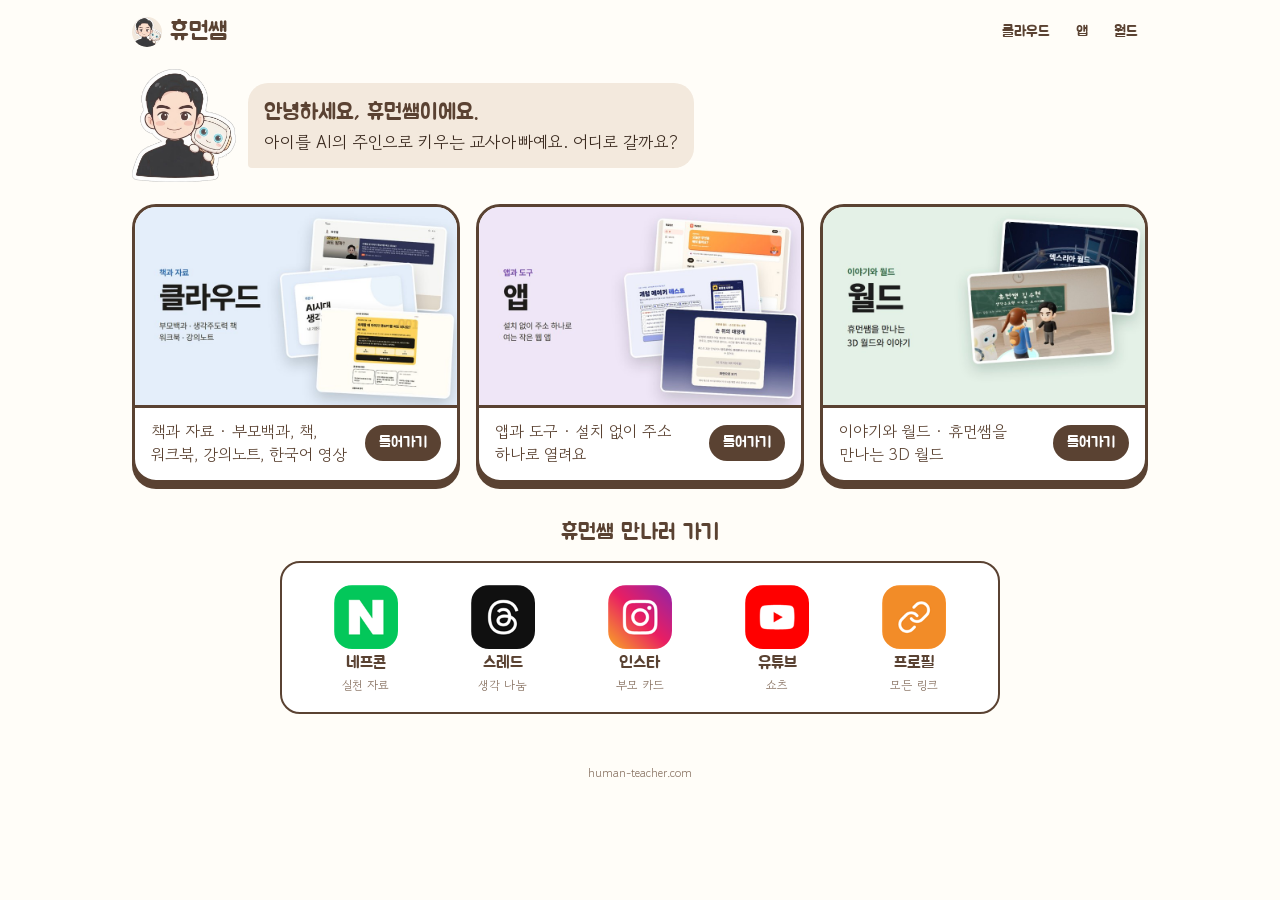
<file: index.html>
<!doctype html>
<html lang="ko">
<head>
<meta charset="utf-8">
<meta name="viewport" content="width=device-width,initial-scale=1">
<title>휴먼티처닷컴 | 휴먼쌤</title>
<meta name="description" content="AI와 함께 살아갈 아이가 자기 생각을 만들고 판단하도록 돕는 교육 콘텐츠. 휴먼쌤의 책과 자료(클라우드), 앱과 도구(앱), 이야기와 월드(월드)로 가는 입구입니다.">
<meta name="color-scheme" content="light">
<link rel="icon" href="assets/humanssam.png?v=20261024h">
<link rel="preconnect" href="https://fonts.googleapis.com">
<link rel="preconnect" href="https://fonts.gstatic.com" crossorigin>
<link rel="stylesheet" href="https://fonts.googleapis.com/css2?family=Jua&family=Gowun+Dodum&family=Noto+Sans+KR:wght@400;500;700&display=swap">
<style>
/* 화면은 주소 뒤 #으로 고른다: #/ 처음 · #/cloud · #/app · #/world · #/<칸>/<slug> 소개 페이지.
   내용은 data.js. 휴대폰 390px 기준, 720px·1040px에서 넓어진다. */
:root{
  --paper:#FFFDF8; --ink:#3A2A1F; --brown:#5A4232; --soft:#8A7464; --tint:#F3E9DD; --line:#E8DCCD;
  --cloud:#DCEBF7; --cloudd:#2F5D8A; --app:#ECE3F7; --appd:#6A3FA0; --world:#DDEFE0; --worldd:#2E6B45;
  --okbg:#DDEFE7; --ok:#1F5E43; --focus:#C9772E;
}
*{box-sizing:border-box}
html,body{margin:0;background:var(--paper);color:var(--ink)}
body{font-family:"Gowun Dodum","Noto Sans KR",system-ui,sans-serif;line-height:1.55;-webkit-text-size-adjust:100%}
img{display:block;max-width:100%;height:auto}
a{color:inherit}
a:focus-visible,button:focus-visible{outline:3px solid var(--focus);outline-offset:3px}
.jua{font-family:"Jua",sans-serif;font-weight:400}
.wrap{max-width:1080px;margin:0 auto;padding:0 18px}

/* 머리 */
.bar{display:flex;align-items:center;justify-content:space-between;gap:10px;padding:14px 0 8px}
.word{display:flex;align-items:center;gap:8px;text-decoration:none;color:var(--brown);font-family:"Jua",sans-serif;font-size:24px;line-height:1}
.word img{width:30px;height:30px;object-fit:cover;object-position:top;border-radius:50%;background:var(--tint)}
.nav{display:flex;gap:6px}
.nav a{font-family:"Jua",sans-serif;font-size:15px;text-decoration:none;color:var(--brown);padding:6px 10px;border-radius:999px}
.nav a[aria-current="page"]{background:var(--brown);color:#fff}

main{padding:6px 0 40px}
.view{display:grid;gap:18px}

/* 처음 */
.hi{display:grid;grid-template-columns:84px 1fr;gap:12px;align-items:center;padding:6px 0 4px}
.hi img{width:84px}
.bubble{background:var(--tint);border-radius:20px 20px 20px 4px;padding:12px 16px;font-size:15px}
.bubble b{font-family:"Jua",sans-serif;font-weight:400;font-size:19px;color:var(--brown)}
.h2{margin:4px 0 0;font-family:"Jua",sans-serif;font-weight:400;font-size:22px;color:var(--brown)}
.doors{display:grid;gap:16px}
.door{display:grid;text-decoration:none;color:var(--ink);background:#fff;border:3px solid var(--brown);border-radius:24px;overflow:hidden;box-shadow:0 6px 0 var(--brown);transition:transform .12s,box-shadow .12s}
.door:hover{transform:translateY(-2px);box-shadow:0 8px 0 var(--brown)}
.door:active{transform:translateY(3px);box-shadow:0 3px 0 var(--brown)}
.door img{aspect-ratio:16/10;width:100%;object-fit:cover;border-bottom:3px solid var(--brown)}
.door .tx{display:flex;align-items:center;justify-content:space-between;gap:10px;padding:12px 16px 14px}
.door p{margin:0;font-size:15px;line-height:1.45;color:var(--brown);word-break:keep-all}
.meet{display:grid;gap:12px}
.go{flex:none;font-family:"Jua",sans-serif;font-size:15px;background:var(--brown);color:#fff;border-radius:999px;padding:6px 14px}

/* 채널 */
.chs{display:grid;grid-template-columns:repeat(5,1fr);gap:6px;background:#fff;border:2px solid var(--brown);border-radius:20px;padding:14px 8px 12px}
.ch{display:grid;justify-items:center;gap:4px;text-decoration:none;color:var(--ink);padding:2px 0;border-radius:14px}
.ch img{width:52px;height:52px;border-radius:15px;transition:transform .12s}
.ch:hover img{transform:translateY(-3px)}
.ch b{font-family:"Jua",sans-serif;font-weight:400;font-size:15px;line-height:1.2;color:var(--brown)}
.ch small{font-size:11px;color:var(--soft);line-height:1.2;text-align:center;word-break:keep-all}

/* 칸 머리 */
.back{justify-self:start;font-family:"Jua",sans-serif;font-size:16px;color:var(--brown);text-decoration:none;padding:4px 0}
.head{border:3px solid var(--brown);border-radius:22px;padding:16px 18px}
.head h1{margin:0;font-family:"Jua",sans-serif;font-weight:400;font-size:32px;line-height:1.1;color:var(--brown)}
.head .sub{font-family:"Jua",sans-serif;font-size:17px}
.head p{margin:6px 0 0;font-size:14px;color:var(--soft)}
.cloud{background:var(--cloud)} .cloud .sub{color:var(--cloudd)}
.app{background:var(--app)} .app .sub{color:var(--appd)}
.world{background:var(--world)} .world .sub{color:var(--worldd)}
.hint{margin:0;font-size:13px;color:var(--soft)}
.story{background:#fff;border:2px dashed var(--line);border-radius:16px;padding:12px 16px;font-size:14px}
.story b{font-size:16px}

/* 카드 */
.grid{display:grid;gap:14px;margin:0;padding:0;list-style:none}
.card{display:grid;height:100%;text-decoration:none;color:var(--ink);background:#fff;border:2px solid var(--line);border-radius:18px;overflow:hidden;transition:transform .12s,border-color .12s}
.card:hover{transform:translateY(-2px);border-color:var(--brown)}
.card img{aspect-ratio:16/10;width:100%;object-fit:cover;background:var(--tint);border-bottom:2px solid var(--line)}
.card .tx{display:grid;gap:5px;align-content:start;padding:11px 14px 14px}
.card b{font-size:17px;font-weight:700;line-height:1.35}
.card p{margin:0;font-size:13px;color:var(--soft);word-break:keep-all}
.st{justify-self:start;font-size:11px;border-radius:999px;padding:1px 9px;background:var(--tint);color:var(--soft)}
.st.ok{background:var(--okbg);color:var(--ok)}
.st.grp{background:#fff;border:1.5px solid var(--brown);color:var(--brown)}
.chips{display:flex;flex-wrap:wrap;gap:4px}
.block .kids{margin-top:4px}
.more{display:flex;flex-wrap:wrap;gap:8px;align-items:center;font-size:14px;color:var(--soft);border-top:2px dashed var(--line);padding-top:14px}
.more a{font-family:"Jua",sans-serif;font-size:16px;color:var(--brown);text-decoration:none;border:2px solid var(--brown);border-radius:999px;padding:4px 14px}


.foot{padding:10px 0 34px;font-size:12px;color:var(--soft);text-align:center}

@media (min-width:720px){
  .wrap{padding:0 32px}
  .grid{grid-template-columns:1fr 1fr}
  .doors{grid-template-columns:1fr 1fr 1fr}
  .door p{font-size:16px}
  .meet{max-width:720px;width:100%;justify-self:center;text-align:center;margin-top:10px}
  .hi{grid-template-columns:104px auto;justify-content:start}
  .hi img{width:104px}
  .bubble{font-size:17px}
  .bubble b{font-size:22px}
  .chs{padding:20px 20px 18px;gap:10px}
  .ch img{width:64px;height:64px;border-radius:18px}
  .ch b{font-size:17px}
  .ch small{font-size:12px}
}
@media (min-width:1040px){
  .grid{grid-template-columns:1fr 1fr 1fr}
  .head h1{font-size:40px}
}

/* ===== 소개 페이지 (개편 2) ===== */
.dv{gap:22px}
.hero{display:grid;gap:18px;border:3px solid var(--brown);border-radius:28px;padding:16px 16px 20px;box-shadow:0 7px 0 var(--brown)}
.view>*,.hero>*,.labs>*,.block>*{min-width:0}
.frame{background:#fff;border:2px solid var(--brown);border-radius:16px;overflow:hidden;box-shadow:0 10px 24px rgba(58,42,31,.14)}
.frame .fb{display:flex;align-items:center;gap:6px;padding:7px 10px;background:#FBF6EF;border-bottom:2px solid var(--brown)}
.frame .fb i{width:9px;height:9px;border-radius:50%;background:#E5D6C4;flex:none}
.frame .fb i:nth-child(1){background:#F08C7A}.frame .fb i:nth-child(2){background:#F2C46B}.frame .fb i:nth-child(3){background:#8FCB8A}
.frame .fb span{flex:1;min-width:0;margin-left:6px;font-size:11px;color:var(--soft);background:#fff;border:1px solid var(--line);border-radius:999px;padding:1px 10px;white-space:nowrap;overflow:hidden;text-overflow:ellipsis}
.frame img{width:100%;aspect-ratio:16/10;object-fit:cover}
.htx{display:grid;gap:10px;align-content:center}
.kind{display:flex;flex-wrap:wrap;align-items:center;gap:8px;font-family:"Jua",sans-serif;font-size:15px;color:var(--brown)}
.htx h1{margin:0;font-family:"Jua",sans-serif;font-weight:400;font-size:34px;line-height:1.15;color:var(--ink);word-break:keep-all}
.htx .one{margin:0;font-size:16px;color:var(--brown);word-break:keep-all}
.tags{display:flex;flex-wrap:wrap;gap:6px;margin:2px 0 0;padding:0;list-style:none}
.tags li{font-size:13px;background:rgba(255,255,255,.75);border:1.5px solid var(--brown);border-radius:999px;padding:3px 11px;color:var(--brown)}
.cloud .tags li{border-color:var(--cloudd);color:var(--cloudd)}
.app .tags li{border-color:var(--appd);color:var(--appd)}
.world .tags li{border-color:var(--worldd);color:var(--worldd)}
.enter{display:flex;align-items:center;justify-content:center;gap:8px;text-decoration:none;font-family:"Jua",sans-serif;font-size:20px;color:#fff;background:var(--brown);border-radius:16px;padding:14px 18px;box-shadow:0 5px 0 #2A1D14;transition:transform .12s,box-shadow .12s}
.enter:hover{transform:translateY(-2px);box-shadow:0 7px 0 #2A1D14}
.enter:active{transform:translateY(3px);box-shadow:0 2px 0 #2A1D14}
button.enter{width:100%;border:0;font-weight:400;cursor:pointer}
.sheet{display:flex;flex-wrap:wrap;align-items:center;justify-content:center;gap:4px 8px;text-decoration:none;font-family:"Jua",sans-serif;font-size:18px;color:var(--brown);background:#fff;border:2.5px solid var(--brown);border-radius:16px;padding:11px 16px;transition:transform .12s}
.sheet:hover{transform:translateY(-2px)}
.sheet svg{width:20px;height:20px}
.sheet small{font-family:"Gowun Dodum","Noto Sans KR",sans-serif;font-size:13px;color:var(--soft)}
.enters{display:grid;grid-template-columns:1fr 1fr;gap:10px}
.enter.sm{font-size:16px;padding:11px 10px}
.wait{border-radius:16px;padding:14px 18px;background:rgba(255,255,255,.7);border:2px dashed var(--soft);color:var(--soft);font-family:"Jua",sans-serif;font-size:18px;text-align:center}
.info{display:grid;grid-template-columns:22px 1fr;gap:8px;align-items:start;font-size:13px;color:var(--brown);background:rgba(255,255,255,.65);border-radius:12px;padding:9px 12px}
.info svg{width:20px;height:20px;margin-top:1px}
.fnote{margin:-8px 4px 0;font-size:12px;color:var(--soft);text-align:right}
.block{display:grid;gap:10px;background:#fff;border:2px solid var(--line);border-radius:22px;padding:18px 18px 16px}
.block h2{display:flex;align-items:center;gap:10px;margin:0;font-family:"Jua",sans-serif;font-weight:400;font-size:21px;color:var(--brown)}
.block h2::before{content:"";width:6px;height:22px;border-radius:3px;background:var(--brown)}
.block p{margin:0;font-size:16px;line-height:1.75;word-break:keep-all}
.exp{display:grid;grid-template-columns:auto 1fr;gap:8px 12px;margin:0;border:2px solid var(--line);border-radius:14px;padding:12px 14px;font-size:15px;line-height:1.65}
.exp dt{font-weight:700;color:var(--brown);white-space:nowrap}
.exp dd{margin:0;word-break:keep-all}
.block a.ln{display:inline-flex;gap:6px;align-items:center;color:var(--brown);font-weight:700;text-decoration:none;border-bottom:2px solid var(--line)}
.labs{display:grid;gap:14px;margin:0;padding:0;list-style:none}
.lab{display:grid;gap:8px;text-decoration:none;color:var(--ink)}
.lab .frame img{aspect-ratio:16/10}
.lab b{font-size:16px;color:var(--brown)}
.lab p{margin:0;font-size:14px;line-height:1.6;color:var(--soft)}
/* 영상 목록(세로 영상: 휴대폰에서는 한 줄에 하나, 넓은 화면에서는 두세 개) */
.warn{display:grid;grid-template-columns:22px 1fr;gap:8px;align-items:start;font-size:14px;line-height:1.6;color:var(--brown);background:#FFF4D6;border:2px solid #E0A33A;border-radius:14px;padding:10px 14px}
.warn svg{width:20px;height:20px;margin-top:2px}
.warn p{margin:0;font-size:14px;line-height:1.6}
.vids{display:grid;gap:26px;margin:4px 0 0;padding:0;list-style:none}
.vid{display:grid;gap:4px;justify-items:center;text-align:center}
.vid .vh{display:flex;align-items:center;gap:8px;font-family:"Jua",sans-serif;font-size:19px;color:var(--brown)}
.vid .no{font-size:13px;background:var(--brown);color:#fff;border-radius:999px;padding:1px 9px}
.vid .ex{margin:0;font-family:"Jua",sans-serif;font-size:22px;line-height:1.3;color:var(--ink);word-break:keep-all}
.vid .tp{margin:0 0 6px;font-size:13px;line-height:1.4;color:var(--soft)}
.vid video{display:block;width:100%;max-width:360px;aspect-ratio:9/16;background:#1d1a17;border:2px solid var(--brown);border-radius:16px}
.rel h2{margin:0 0 10px;font-family:"Jua",sans-serif;font-weight:400;font-size:20px;color:var(--brown)}
.rail{display:grid;grid-auto-flow:column;grid-auto-columns:minmax(200px,62%);gap:12px;overflow-x:auto;scroll-snap-type:x mandatory;padding:2px 2px 10px;margin:0;list-style:none}
.rail li{scroll-snap-align:start}
.rail .card b{font-size:15px}
@media (min-width:720px){
  .hero{grid-template-columns:1.15fr 1fr;gap:28px;padding:24px 26px 26px;align-items:center}
  .htx h1{font-size:40px}
  .labs{grid-template-columns:1fr 1fr}
  .vids{grid-template-columns:1fr 1fr}
  .rail{grid-auto-columns:240px}
  .block{padding:24px 28px 22px}
}
@media (min-width:1040px){ .vids{grid-template-columns:1fr 1fr 1fr} }
@media (max-width:380px){
  .nav a{padding:6px 7px;font-size:14px}
  .ch img{width:46px;height:46px}
}
@media (prefers-reduced-motion:reduce){.door,.card,.ch img,.enter,.sheet{transition:none}}
</style>
</head>
<body>
<div class="wrap">
  <header class="bar">
    <a class="word" href="#/"><img src="assets/humanssam.png?v=20261024h" alt="">휴먼쌤</a>
    <nav class="nav" aria-label="칸 고르기">
      <a href="#/cloud" data-k="cloud">클라우드</a>
      <a href="#/app" data-k="app">앱</a>
      <a href="#/world" data-k="world">월드</a>
    </nav>
  </header>
  <main id="main" tabindex="-1"></main>
  <footer class="foot">human-teacher.com</footer>
</div>

<!-- data.js를 고치면 아래 v= 숫자를 올린다(브라우저·CDN이 옛 내용을 기억하지 않게) -->
<script src="data.js?v=20261114a"></script>
<script>
(function(){
  var S = window.SITE, main = document.getElementById('main'), ORDER = ['cloud','app','world'];

  function esc(s){ return String(s == null ? '' : s).replace(/[&<>"']/g, function(c){ return {'&':'&amp;','<':'&lt;','>':'&gt;','"':'&quot;',"'":'&#39;'}[c]; }); }
  function chip(st){ return '<span class="st' + (st === '열림' ? ' ok' : '') + '">' + esc(st) + '</span>'; }
  function ext(url){ return ' href="' + esc(url) + '" rel="noopener"'; }

  function home(){
    var h = '<div class="view">'
      + '<div class="hi"><img src="assets/humanssam.png?v=20261024h" alt="휴먼쌤 캐릭터" width="400" height="432"><div class="bubble"><b>안녕하세요, 휴먼쌤이에요.</b><br>아이를 AI의 주인으로 키우는 교사아빠예요. 어디로 갈까요?</div></div>'
      + '<div class="doors">';
    ORDER.forEach(function(k){
      var s = S.sections[k];
      // 썸네일 안에 칸 이름이 이미 크게 있어서 아래에는 이름을 다시 쓰지 않는다(휴먼쌤 10-24)
      h += '<a class="door" href="#/' + k + '" aria-label="' + esc(s.title) + ' 들어가기"><img src="' + esc(s.thumb) + '" alt="" loading="lazy" width="800" height="500">'
        + '<span class="tx"><p>' + esc(s.card) + '</p><span class="go" aria-hidden="true">들어가기</span></span></a>';
    });
    h += '</div><section class="meet"><h2 class="h2">휴먼쌤 만나러 가기</h2><nav class="chs" aria-label="휴먼쌤 채널">';
    S.channels.forEach(function(c){
      h += '<a class="ch"' + ext(c.url) + '><img src="' + esc(c.icon) + '" alt="" width="96" height="96"><b>' + esc(c.name) + '</b><small>' + esc(c.desc) + '</small></a>';
    });
    return h + '</nav></section></div>';
  }

  function others(k){
    var h = '<div class="more">다른 곳도 둘러보기';
    ORDER.forEach(function(o){ if (o !== k) h += '<a href="#/' + o + '">' + esc(S.sections[o].title) + '</a>'; });
    return h + '<a href="#/">처음으로</a></div>';
  }

  function section(k){
    var s = S.sections[k];
    var h = '<div class="view"><a class="back" href="#/">‹ 처음으로</a>'
      + '<div class="head ' + s.color + '"><h1>' + esc(s.title) + '</h1><div class="sub">' + esc(s.sub) + '</div><p>' + esc(s.lead) + '</p></div>';
    if (s.story) h += '<h2 class="h2">이야기</h2><div class="story">' + chip(s.story.status) + ' <b>' + esc(s.story.name) + '</b><br>' + esc(s.story.one) + '</div><h2 class="h2">3D 월드와 체험</h2>';
    h += '<p class="hint">' + esc(s.hint) + '</p><ul class="grid">';
    s.items.forEach(function(it){ if (!it.parent) h += card(k, it); });
    return h + '</ul>' + others(k) + '</div>';
  }

  // 카드 한 장. 묶음(children)이 있으면 '모음 · N곳'(단위는 unit) 표시를 더한다. 묶음에 속한 것(parent)은 목록에서 숨기고 묶음 페이지에서 보여 준다.
  function card(k, it){
    return '<li><a class="card" href="#/' + k + '/' + esc(it.slug) + '">'
      + (it.thumb ? '<img src="' + esc(it.thumb) + '" alt="" loading="lazy" width="800" height="500">' : '<img alt="">')
      + '<span class="tx"><b>' + esc(it.name) + '</b><span class="chips">' + chip(it.status)
      + (it.children ? '<span class="st grp">모음 · ' + it.children.length + esc(it.unit || '곳') + '</span>' : '') + '</span>'
      + '<p>' + esc(it.one) + '</p></span></a></li>';
  }
  function byslug(s, slug){ return s.items.filter(function(x){ return x.slug === slug; })[0]; }

  // 브라우저 창 모양 액자. 주소 칸에는 그 앱·월드의 도메인을 보여 준다.
  function frame(img, url, alt){
    var host = '';
    try { host = url ? new URL(url).host.replace(/^www\./, '') : ''; } catch (e) {}
    return '<div class="frame"><div class="fb"><i></i><i></i><i></i><span>' + esc(host || 'human-teacher.com') + '</span></div>'
      + '<img src="' + esc(img) + '" alt="' + esc(alt || '') + '" width="800" height="500"></div>';
  }
  var INFO = '<svg viewBox="0 0 24 24" aria-hidden="true"><circle cx="12" cy="12" r="9" fill="none" stroke="currentColor" stroke-width="2"/><path d="M12 11v6M12 7.5v.5" stroke="currentColor" stroke-width="2.2" stroke-linecap="round"/></svg>';
  var SHEET = '<svg viewBox="0 0 24 24" aria-hidden="true"><path d="M6 3h8l4 4v14H6z" fill="none" stroke="currentColor" stroke-width="2" stroke-linejoin="round"/><path d="M12 10v7M9 14l3 3 3-3" fill="none" stroke="currentColor" stroke-width="2" stroke-linecap="round" stroke-linejoin="round"/></svg>';

  function detail(k, it){
    var s = S.sections[k], tags = (S.tags || {})[it.slug] || [];
    var firstUrl = it.url || (it.enterLinks && it.enterLinks[0].url) || '';
    var par = it.parent ? byslug(s, it.parent) : null;
    var h = '<div class="view dv">'
      + (par ? '<a class="back" href="#/' + k + '/' + esc(par.slug) + '">‹ ' + esc(par.name) + '</a>' : '<a class="back" href="#/' + k + '">‹ ' + esc(s.title) + ' 목록</a>')
      + '<article class="hero ' + s.color + '">'
      + (it.thumb ? frame(it.thumb, firstUrl, it.name) : '')
      + '<div class="htx"><div class="kind">' + chip(it.status) + esc(s.title) + ' · ' + esc(par ? par.name : s.sub) + '</div>'
      + '<h1>' + esc(it.name) + '</h1><p class="one">' + esc(it.one) + '</p>';
    if (tags.length) h += '<ul class="tags">' + tags.map(function(t){ return '<li>' + esc(t) + '</li>'; }).join('') + '</ul>';
    if (it.url) h += '<a class="enter"' + ext(it.url) + '>바로 들어가기 <span aria-hidden="true">›</span></a>';
    else if (it.enterLinks) {
      h += '<div class="enters">';
      it.enterLinks.forEach(function(l){ h += '<a class="enter sm"' + ext(l.url) + '>' + esc(l.label) + ' <span aria-hidden="true">›</span></a>'; });
      h += '</div>';
    }
    // 바로 갈 주소가 없고 묶음이면 아래 목록으로 내려 주는 버튼
    else if (it.children) h += '<button class="enter" type="button" data-jump="kids">' + esc(it.pick || '들어갈 곳 고르기') + ' <span aria-hidden="true">›</span></button>';
    // 바로 갈 주소가 없고 영상이 이 페이지에 있으면, 버튼은 아래 영상 목록으로 내려 준다
    else if (it.videos) h += '<button class="enter" type="button" data-jump="vids">영상 ' + it.videos.length + '편 보기 <span aria-hidden="true">›</span></button>';
    else h += '<div class="wait">' + esc(it.status) + '</div>';
    if (it.worksheet) h += '<a class="sheet" href="' + esc(it.worksheet) + '" download="' + esc(it.name.split(' — ')[0]) + ' 활동지.pdf">' + SHEET + '학생 활동지 내려받기 <small>' + esc(it.sheetNote || 'A4 1쪽 · PDF') + '</small></a>';
    if (it.note) h += '<div class="info">' + INFO + '<span>' + esc(it.note) + '</span></div>';
    h += '</div></article>';
    if (it.shotNote) h += '<p class="fnote">' + esc(it.shotNote) + '</p>';

    h += '<section class="block"><h2>소개</h2>';
    // 실험 개요(플랫폼·실험한 것). XR실험실 콘텐츠처럼 무엇을 시험하려던 것인지 먼저 보여 준다
    if (it.exp) h += '<dl class="exp">' + it.exp.map(function(r){ return '<dt>' + esc(r[0]) + '</dt><dd>' + esc(r[1]) + '</dd>'; }).join('') + '</dl>';
    (it.intro || []).forEach(function(p){ h += '<p>' + esc(p) + '</p>'; });
    (it.links || []).forEach(function(l){ h += '<p><a class="ln"' + ext(l.url) + '>' + esc(l.label) + ' <span aria-hidden="true">›</span></a></p>'; });
    h += '</section>';

    if (it.children) {
      h += '<section class="block" id="kids"><h2>' + esc(it.name) + '</h2><ul class="grid kids">';
      it.children.forEach(function(c){ var ch = byslug(s, c); if (ch) h += card(k, ch); });
      h += '</ul></section>';
    }

    if (it.videos) {
      h += '<section class="block" id="vids"><h2>영상 ' + it.videos.length + '편</h2>';
      (it.warn || []).forEach(function(p){ h += '<div class="warn">' + INFO + '<p>' + esc(p) + '</p></div>'; });
      h += '<ul class="vids">';
      it.videos.forEach(function(v){
        h += '<li class="vid"><div class="vh"><span class="no">' + esc(v.no) + '</span>' + esc(v.title) + '</div>'
          + '<p class="ex">' + esc(v.ex) + '</p><p class="tp">' + esc(v.tip) + '</p>'
          + '<video controls playsinline preload="none" poster="' + esc(v.poster) + '" src="' + esc(v.file) + '" aria-label="' + esc(v.no + ' ' + v.title + ' 영상') + '"></video></li>';
      });
      h += '</ul></section>';
    }

    if (it.shots) {
      h += '<section class="block"><h2>실험실 다섯</h2><ul class="labs">';
      it.shots.forEach(function(x){
        h += '<li><a class="lab"' + ext(x.url) + '>' + frame(x.image, x.url, x.title + ' 화면') + '<b>' + esc(x.title) + ' ›</b><p>' + esc(x.desc) + '</p></a></li>';
      });
      h += '</ul></section>';
    } else if (it.shot && it.shot !== it.thumb) {
      h += '<section class="block"><h2>화면</h2>' + frame(it.shot, firstUrl, it.shotAlt || it.name + ' 화면') + '</section>';
    }

    // 묶음 안의 것이면 같은 묶음의 다른 곳을, 아니면 칸의 다른 것(묶음 안의 것은 빼고)을 넘겨 본다
    var rest = par
      ? par.children.filter(function(c){ return c !== it.slug; }).map(function(c){ return byslug(s, c); }).filter(Boolean)
      : s.items.filter(function(x){ return x.slug !== it.slug && !x.parent; });
    if (rest.length) {
      h += '<section class="rel"><h2>' + esc(par ? par.name + '의 다른 ' + ((par.unit || '곳') === '곳' ? '곳' : '것') : s.title + '의 다른 것') + '</h2><ul class="rail">';
      rest.forEach(function(x){
        h += '<li><a class="card" href="#/' + k + '/' + esc(x.slug) + '"><img src="' + esc(x.thumb) + '" alt="" loading="lazy" width="800" height="500"><span class="tx"><b>' + esc(x.name) + '</b>' + chip(x.status) + '</span></a></li>';
      });
      h += '</ul></section>';
    }
    return h + others(k) + '</div>';
  }

  function route(){
    var hash = location.hash.replace(/^#\/?/, ''), parts = hash.split('/'), k = parts[0], html, title = '휴먼티처닷컴 | 휴먼쌤';
    if (S.sections[k] && parts[1]) {
      var it = S.sections[k].items.filter(function(x){ return x.slug === parts[1]; })[0];
      if (it) { html = detail(k, it); title = it.name + ' | 휴먼티처닷컴'; } else { html = section(k); }
    } else if (S.sections[k]) { html = section(k); title = S.sections[k].title + ' | 휴먼티처닷컴'; }
    else { html = home(); k = ''; }
    main.innerHTML = html;
    document.title = title;
    [].forEach.call(document.querySelectorAll('.nav a'), function(a){ if (a.getAttribute('data-k') === k) a.setAttribute('aria-current','page'); else a.removeAttribute('aria-current'); });
    window.scrollTo(0, 0);
  }
  window.addEventListener('hashchange', route);
  // '영상 보기' 버튼: 주소(#)를 바꾸지 않고 아래 목록으로 내려간다
  main.addEventListener('click', function(e){
    var b = e.target.closest && e.target.closest('[data-jump]'), t = b && document.getElementById(b.getAttribute('data-jump'));
    if (t) t.scrollIntoView({ behavior: 'smooth', block: 'start' });
  });
  // 영상 하나를 틀면 다른 영상은 멈춘다
  main.addEventListener('play', function(e){
    [].forEach.call(main.querySelectorAll('video'), function(v){ if (v !== e.target) v.pause(); });
  }, true);
  route();
})();
</script>
</body>
</html>
</file>
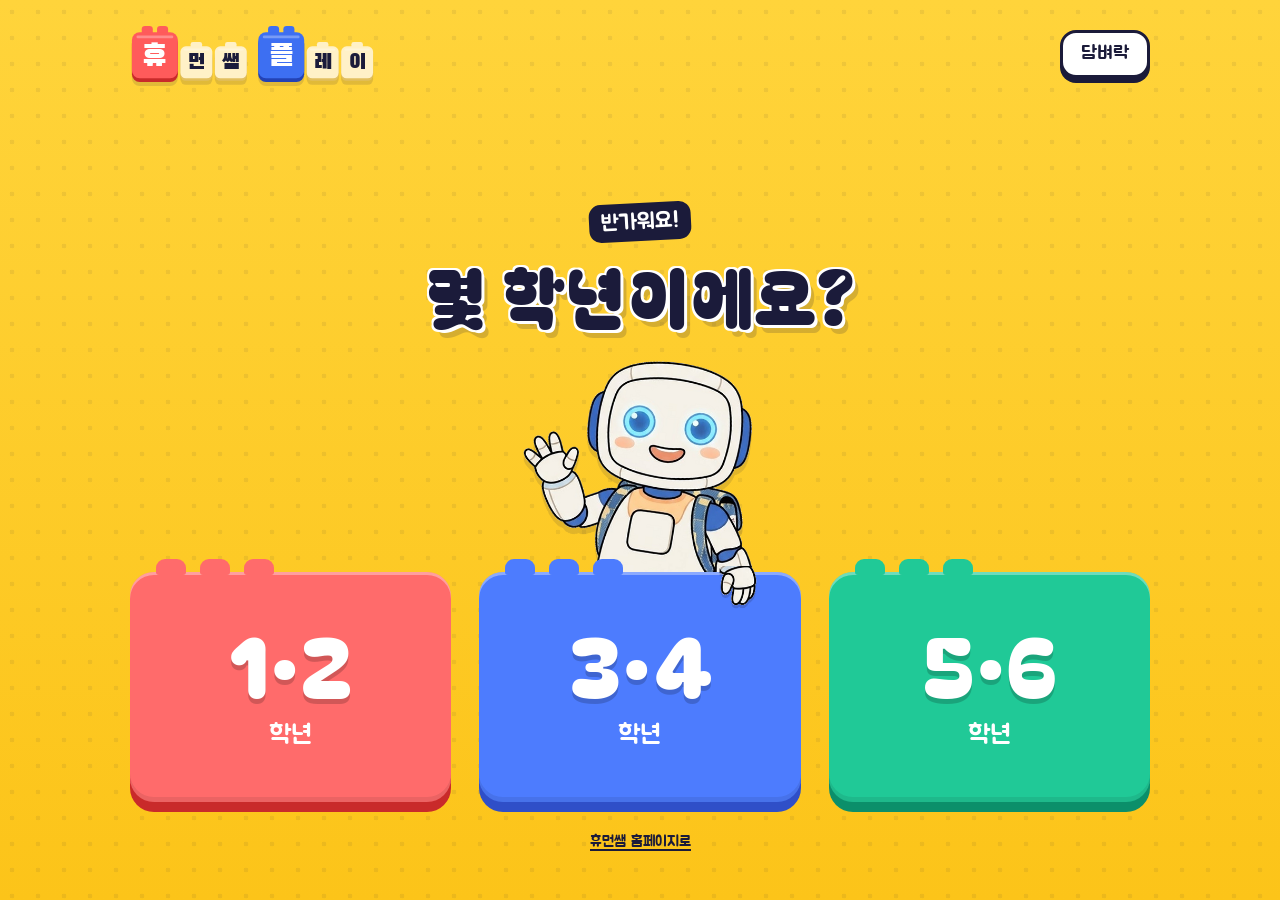
<file: play/index.html>
<!doctype html>
<html lang="ko">
<head>
<meta charset="utf-8">
<meta name="viewport" content="width=device-width, initial-scale=1, maximum-scale=1, user-scalable=no, viewport-fit=cover">
<meta name="theme-color" content="#ffd43b">
<meta name="color-scheme" content="light dark">
<title>휴플 | 몇 학년이에요?</title>
<meta name="description" content="휴플(휴먼쌤 플레이) — AI주도력 길잡이. AI주도력 플레이북의 놀이를 화면으로 옮긴 앱이에요. 놀이는 2027년 2월에 열려요. 3·4 · 5·6학년은 게임 메이커를 먼저 해 볼 수 있어요.">
<link rel="icon" href="/play/assets/hupl-192.png?v=20261116b" sizes="192x192" type="image/png">
<link rel="preconnect" href="https://fonts.googleapis.com">
<link rel="preconnect" href="https://fonts.gstatic.com" crossorigin>
<link rel="stylesheet" href="https://fonts.googleapis.com/css2?family=Bagel+Fat+One&family=Black+Han+Sans&family=Gowun+Dodum&family=Jua&display=swap">
<link rel="stylesheet" href="/play/play.css?v=20261116b">
</head>
<body>
<main class="wrap home">
  <header class="top"><a class="brand" href="/play/" aria-label="휴먼쌤 플레이, 학년 고르기로"><svg class="bw2" viewBox="-3 15 384 94" role="img" aria-label="휴먼쌤 플레이"><rect x="0.0" y="33.8" width="72" height="72" rx="12.2" fill="#c92a2a"/><rect x="15.4" y="18.2" width="17.3" height="16.2" rx="5.1" fill="#ff5b5b"/><rect x="39.4" y="18.2" width="17.3" height="16.2" rx="5.1" fill="#ff5b5b"/><rect x="0.0" y="28.0" width="72" height="72" rx="12.2" fill="#ff5b5b"/><rect x="7.2" y="33.0" width="57.6" height="4.3" rx="2" fill="#fff" opacity=".3"/><text x="36.0" y="81.0" text-anchor="middle" font-family="Black Han Sans" font-size="47" fill="#fff">휴</text><rect x="76.0" y="54.0" width="50" height="50" rx="8.5" fill="#e2bf5f"/><rect x="92.0" y="43.2" width="18.0" height="12.5" rx="3.6" fill="#fff1c7"/><rect x="76.0" y="50.0" width="50" height="50" rx="8.5" fill="#fff1c7"/><rect x="81.0" y="53.5" width="40.0" height="3.0" rx="2" fill="#fff" opacity=".3"/><text x="101.0" y="86.0" text-anchor="middle" font-family="Black Han Sans" font-size="33" fill="#1b1b3a">먼</text><rect x="130.0" y="54.0" width="50" height="50" rx="8.5" fill="#e2bf5f"/><rect x="146.0" y="43.2" width="18.0" height="12.5" rx="3.6" fill="#fff1c7"/><rect x="130.0" y="50.0" width="50" height="50" rx="8.5" fill="#fff1c7"/><rect x="135.0" y="53.5" width="40.0" height="3.0" rx="2" fill="#fff" opacity=".3"/><text x="155.0" y="86.0" text-anchor="middle" font-family="Black Han Sans" font-size="33" fill="#1b1b3a">쌤</text><rect x="198.0" y="33.8" width="72" height="72" rx="12.2" fill="#2342b5"/><rect x="213.4" y="18.2" width="17.3" height="16.2" rx="5.1" fill="#3d6ff2"/><rect x="237.4" y="18.2" width="17.3" height="16.2" rx="5.1" fill="#3d6ff2"/><rect x="198.0" y="28.0" width="72" height="72" rx="12.2" fill="#3d6ff2"/><rect x="205.2" y="33.0" width="57.6" height="4.3" rx="2" fill="#fff" opacity=".3"/><text x="234.0" y="81.0" text-anchor="middle" font-family="Black Han Sans" font-size="47" fill="#fff">플</text><rect x="274.0" y="54.0" width="50" height="50" rx="8.5" fill="#e2bf5f"/><rect x="290.0" y="43.2" width="18.0" height="12.5" rx="3.6" fill="#fff1c7"/><rect x="274.0" y="50.0" width="50" height="50" rx="8.5" fill="#fff1c7"/><rect x="279.0" y="53.5" width="40.0" height="3.0" rx="2" fill="#fff" opacity=".3"/><text x="299.0" y="86.0" text-anchor="middle" font-family="Black Han Sans" font-size="33" fill="#1b1b3a">레</text><rect x="328.0" y="54.0" width="50" height="50" rx="8.5" fill="#e2bf5f"/><rect x="344.0" y="43.2" width="18.0" height="12.5" rx="3.6" fill="#fff1c7"/><rect x="328.0" y="50.0" width="50" height="50" rx="8.5" fill="#fff1c7"/><rect x="333.0" y="53.5" width="40.0" height="3.0" rx="2" fill="#fff" opacity=".3"/><text x="353.0" y="86.0" text-anchor="middle" font-family="Black Han Sans" font-size="33" fill="#1b1b3a">이</text></svg></a><button class="wbtn" id="wallBtn" type="button" aria-haspopup="dialog">담벼락</button></header>
  <section class="hero">
    <span class="tag">반가워요!</span>
    <h1>몇 학년이에요?</h1>
  </section>
  <nav class="blocks" aria-label="학년 고르기">
    <div class="peek"><img class="pb" src="/play/assets/rini-peek.png?v=20261116b" alt="로봇 리니가 블록 뒤에서 손을 흔들어요" width="448" height="474"><img class="ph" src="/play/assets/rini-hand.png?v=20261116b" alt="" width="448" height="474"></div>
    <div class="bw"><a class="blk k12" href="/play/1-2/" aria-label="1·2학년"><span class="num">1·2</span><span class="yr">학년</span></a></div>
    <div class="bw"><a class="blk k34" href="/play/3-4/" aria-label="3·4학년"><span class="num">3·4</span><span class="yr">학년</span></a></div>
    <div class="bw"><a class="blk k56" href="/play/5-6/" aria-label="5·6학년"><span class="num">5·6</span><span class="yr">학년</span></a></div>
  </nav>
  <p class="foot"><a href="/">휴먼쌤 홈페이지로</a></p>
</main>
<script src="/play/assets/fit.js?v=20261116b"></script>
<script src="/play/assets/wall.js?v=20261116b"></script>
</body>
</html>
</file>
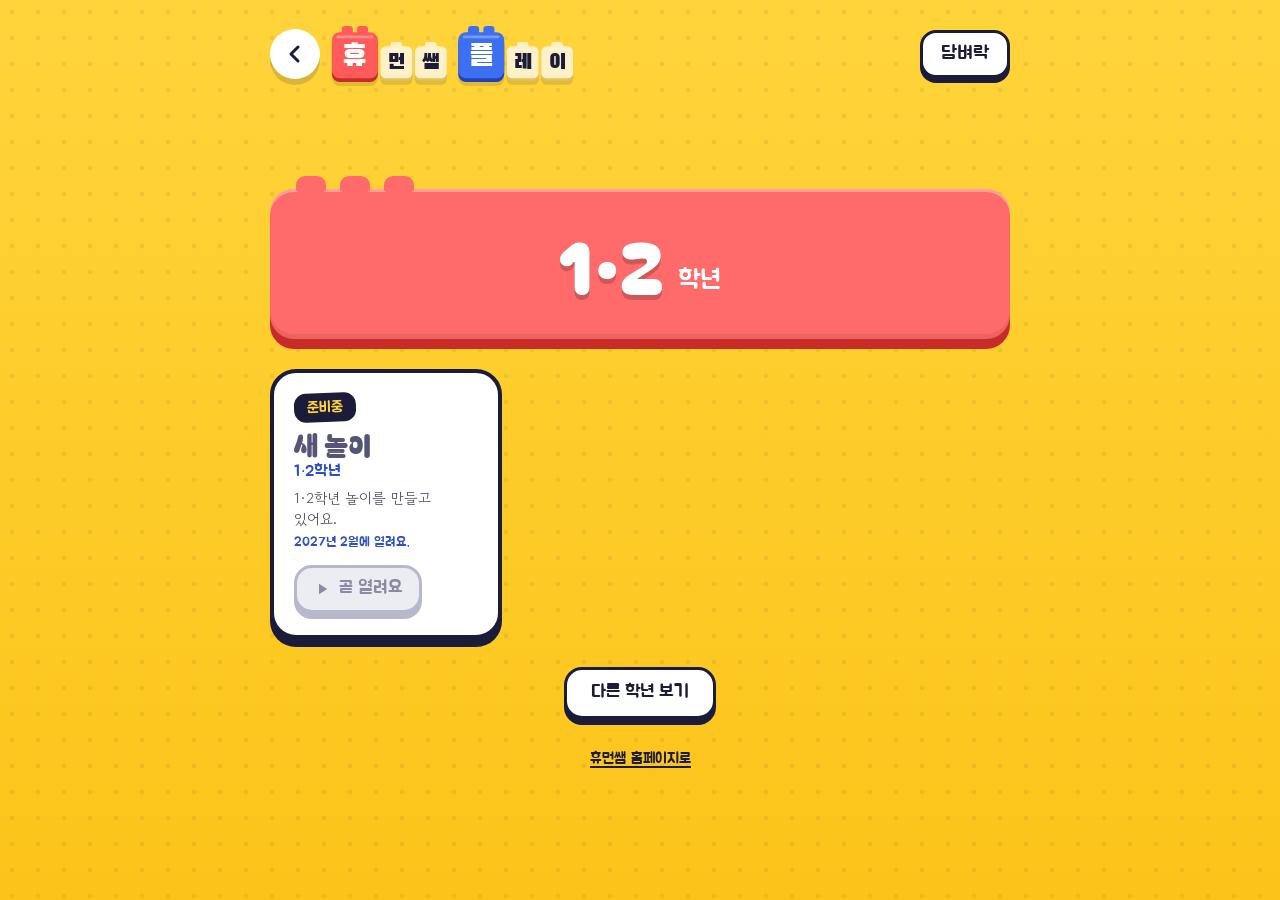
<file: play/1-2/index.html>
<!doctype html>
<html lang="ko">
<head>
<meta charset="utf-8">
<meta name="viewport" content="width=device-width, initial-scale=1, maximum-scale=1, user-scalable=no, viewport-fit=cover">
<meta name="theme-color" content="#ffd43b">
<meta name="color-scheme" content="light dark">
<title>휴플 1·2학년 | 놀이 준비중</title>
<meta name="description" content="휴플(휴먼쌤 플레이) 1·2학년 — AI주도력 플레이북 1·2학년의 놀이를 화면으로 옮긴 앱이에요. 2027년 2월에 열려요.">
<link rel="icon" href="/play/assets/hupl-192.png?v=20261116b" sizes="192x192" type="image/png">
<link rel="preconnect" href="https://fonts.googleapis.com">
<link rel="preconnect" href="https://fonts.gstatic.com" crossorigin>
<link rel="stylesheet" href="https://fonts.googleapis.com/css2?family=Bagel+Fat+One&family=Black+Han+Sans&family=Gowun+Dodum&family=Jua&display=swap">
<link rel="stylesheet" href="/play/play.css?v=20261116b">
</head>
<body>
<!-- 1-2: 이 학년으로 바로 들어오는 주소. 앱이 열리면 첫 화면(학년 고르기)을 건너뛰고 이 학년의 활동지 고르기부터 연다. -->
<main class="wrap sub">
  <header class="top"><a class="back" href="/play/" aria-label="학년 고르기로"><svg viewBox="0 0 24 24" aria-hidden="true"><path d="M15 5l-7 7 7 7" fill="none" stroke="#1b1b3a" stroke-width="3" stroke-linecap="round" stroke-linejoin="round"/></svg></a><a class="brand" href="/play/" aria-label="휴먼쌤 플레이, 학년 고르기로"><svg class="bw2" viewBox="-3 15 384 94" role="img" aria-label="휴먼쌤 플레이"><rect x="0.0" y="33.8" width="72" height="72" rx="12.2" fill="#c92a2a"/><rect x="15.4" y="18.2" width="17.3" height="16.2" rx="5.1" fill="#ff5b5b"/><rect x="39.4" y="18.2" width="17.3" height="16.2" rx="5.1" fill="#ff5b5b"/><rect x="0.0" y="28.0" width="72" height="72" rx="12.2" fill="#ff5b5b"/><rect x="7.2" y="33.0" width="57.6" height="4.3" rx="2" fill="#fff" opacity=".3"/><text x="36.0" y="81.0" text-anchor="middle" font-family="Black Han Sans" font-size="47" fill="#fff">휴</text><rect x="76.0" y="54.0" width="50" height="50" rx="8.5" fill="#e2bf5f"/><rect x="92.0" y="43.2" width="18.0" height="12.5" rx="3.6" fill="#fff1c7"/><rect x="76.0" y="50.0" width="50" height="50" rx="8.5" fill="#fff1c7"/><rect x="81.0" y="53.5" width="40.0" height="3.0" rx="2" fill="#fff" opacity=".3"/><text x="101.0" y="86.0" text-anchor="middle" font-family="Black Han Sans" font-size="33" fill="#1b1b3a">먼</text><rect x="130.0" y="54.0" width="50" height="50" rx="8.5" fill="#e2bf5f"/><rect x="146.0" y="43.2" width="18.0" height="12.5" rx="3.6" fill="#fff1c7"/><rect x="130.0" y="50.0" width="50" height="50" rx="8.5" fill="#fff1c7"/><rect x="135.0" y="53.5" width="40.0" height="3.0" rx="2" fill="#fff" opacity=".3"/><text x="155.0" y="86.0" text-anchor="middle" font-family="Black Han Sans" font-size="33" fill="#1b1b3a">쌤</text><rect x="198.0" y="33.8" width="72" height="72" rx="12.2" fill="#2342b5"/><rect x="213.4" y="18.2" width="17.3" height="16.2" rx="5.1" fill="#3d6ff2"/><rect x="237.4" y="18.2" width="17.3" height="16.2" rx="5.1" fill="#3d6ff2"/><rect x="198.0" y="28.0" width="72" height="72" rx="12.2" fill="#3d6ff2"/><rect x="205.2" y="33.0" width="57.6" height="4.3" rx="2" fill="#fff" opacity=".3"/><text x="234.0" y="81.0" text-anchor="middle" font-family="Black Han Sans" font-size="47" fill="#fff">플</text><rect x="274.0" y="54.0" width="50" height="50" rx="8.5" fill="#e2bf5f"/><rect x="290.0" y="43.2" width="18.0" height="12.5" rx="3.6" fill="#fff1c7"/><rect x="274.0" y="50.0" width="50" height="50" rx="8.5" fill="#fff1c7"/><rect x="279.0" y="53.5" width="40.0" height="3.0" rx="2" fill="#fff" opacity=".3"/><text x="299.0" y="86.0" text-anchor="middle" font-family="Black Han Sans" font-size="33" fill="#1b1b3a">레</text><rect x="328.0" y="54.0" width="50" height="50" rx="8.5" fill="#e2bf5f"/><rect x="344.0" y="43.2" width="18.0" height="12.5" rx="3.6" fill="#fff1c7"/><rect x="328.0" y="50.0" width="50" height="50" rx="8.5" fill="#fff1c7"/><rect x="333.0" y="53.5" width="40.0" height="3.0" rx="2" fill="#fff" opacity=".3"/><text x="353.0" y="86.0" text-anchor="middle" font-family="Black Han Sans" font-size="33" fill="#1b1b3a">이</text></svg></a><button class="wbtn" id="wallBtn" type="button" aria-haspopup="dialog">담벼락</button></header>
  <div class="gblk bare"><div class="blk k12"><span class="num">1·2</span><span class="yr">학년</span></div></div>
  <div class="cards">
  <div class="card gm wait" aria-disabled="true">
    <span class="soon">준비중</span>
    <b class="nm">새 놀이<em>1·2학년</em></b>
    <span class="ds">1·2학년 놀이를 만들고 있어요.</span>
    <span class="ds2">2027년 2월에 열려요.</span>
    <span class="btn off"><svg viewBox="0 0 24 24" aria-hidden="true"><path d="M8 5l11 7-11 7z" fill="#1b1b3a"/></svg>곧 열려요</span>
  </div>
  </div>
  <div class="row"><a class="btn ghost" href="/play/">다른 학년 보기</a></div>
  <p class="foot"><a href="/">휴먼쌤 홈페이지로</a></p>
</main>
<script src="/play/assets/fit.js?v=20261116b"></script>
<script src="/play/assets/wall.js?v=20261116b"></script>
</body>
</html>
</file>
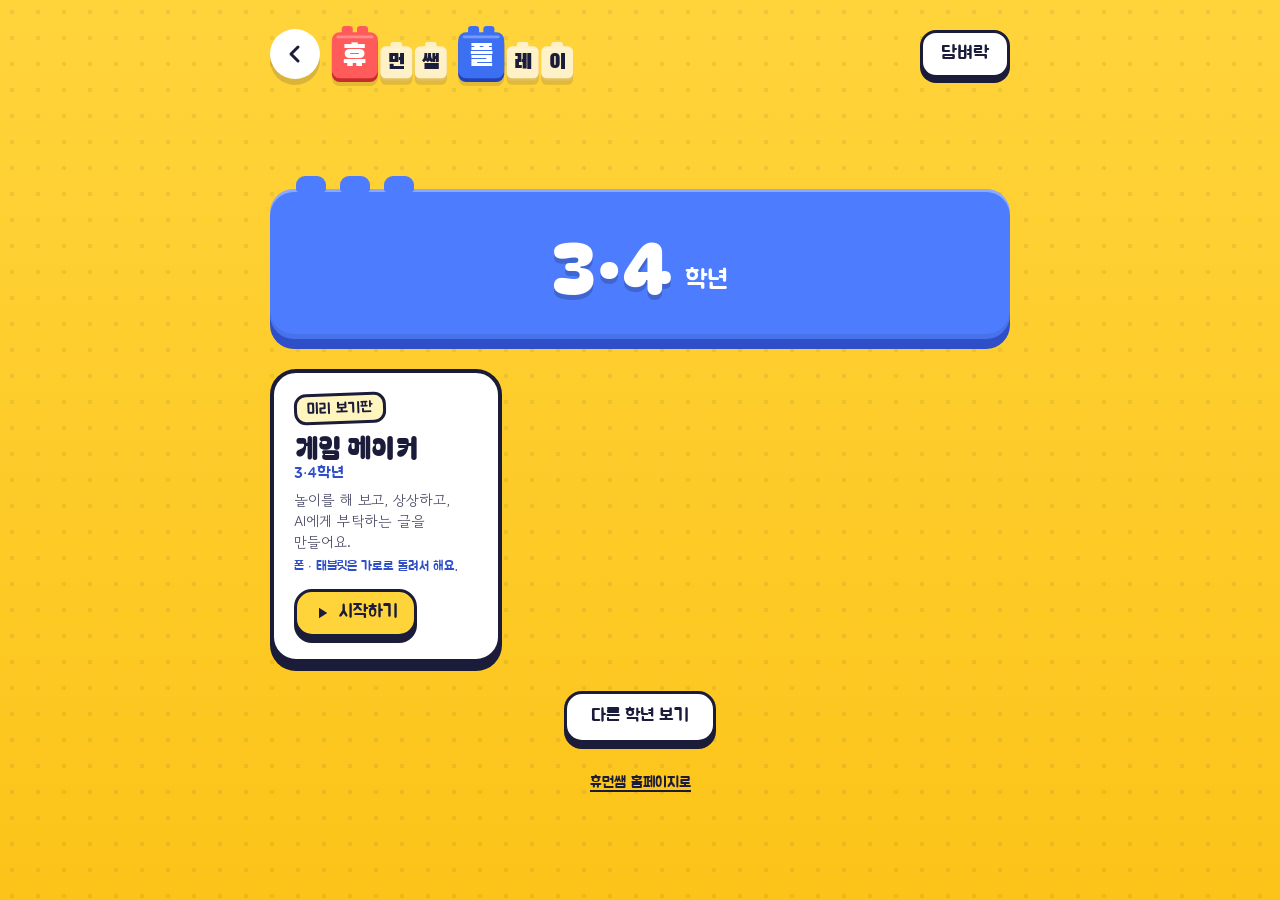
<file: play/3-4/index.html>
<!doctype html>
<html lang="ko">
<head>
<meta charset="utf-8">
<meta name="viewport" content="width=device-width, initial-scale=1, maximum-scale=1, user-scalable=no, viewport-fit=cover">
<meta name="theme-color" content="#ffd43b">
<meta name="color-scheme" content="light dark">
<title>휴플 3·4학년 | 게임 메이커 먼저 해 보기</title>
<meta name="description" content="휴플(휴먼쌤 플레이) 3·4학년 — AI주도력 플레이북 3·4학년의 놀이를 화면으로 옮긴 앱이에요. 2027년 2월에 열려요. 3·4학년 게임 메이커를 먼저 해 볼 수 있어요.">
<link rel="icon" href="/play/assets/hupl-192.png?v=20261116b" sizes="192x192" type="image/png">
<link rel="preconnect" href="https://fonts.googleapis.com">
<link rel="preconnect" href="https://fonts.gstatic.com" crossorigin>
<link rel="stylesheet" href="https://fonts.googleapis.com/css2?family=Bagel+Fat+One&family=Black+Han+Sans&family=Gowun+Dodum&family=Jua&display=swap">
<link rel="stylesheet" href="/play/play.css?v=20261116b">
</head>
<body>
<!-- 3-4: 이 학년으로 바로 들어오는 주소. 앱이 열리면 첫 화면(학년 고르기)을 건너뛰고 이 학년의 활동지 고르기부터 연다. -->
<main class="wrap sub">
  <header class="top"><a class="back" href="/play/" aria-label="학년 고르기로"><svg viewBox="0 0 24 24" aria-hidden="true"><path d="M15 5l-7 7 7 7" fill="none" stroke="#1b1b3a" stroke-width="3" stroke-linecap="round" stroke-linejoin="round"/></svg></a><a class="brand" href="/play/" aria-label="휴먼쌤 플레이, 학년 고르기로"><svg class="bw2" viewBox="-3 15 384 94" role="img" aria-label="휴먼쌤 플레이"><rect x="0.0" y="33.8" width="72" height="72" rx="12.2" fill="#c92a2a"/><rect x="15.4" y="18.2" width="17.3" height="16.2" rx="5.1" fill="#ff5b5b"/><rect x="39.4" y="18.2" width="17.3" height="16.2" rx="5.1" fill="#ff5b5b"/><rect x="0.0" y="28.0" width="72" height="72" rx="12.2" fill="#ff5b5b"/><rect x="7.2" y="33.0" width="57.6" height="4.3" rx="2" fill="#fff" opacity=".3"/><text x="36.0" y="81.0" text-anchor="middle" font-family="Black Han Sans" font-size="47" fill="#fff">휴</text><rect x="76.0" y="54.0" width="50" height="50" rx="8.5" fill="#e2bf5f"/><rect x="92.0" y="43.2" width="18.0" height="12.5" rx="3.6" fill="#fff1c7"/><rect x="76.0" y="50.0" width="50" height="50" rx="8.5" fill="#fff1c7"/><rect x="81.0" y="53.5" width="40.0" height="3.0" rx="2" fill="#fff" opacity=".3"/><text x="101.0" y="86.0" text-anchor="middle" font-family="Black Han Sans" font-size="33" fill="#1b1b3a">먼</text><rect x="130.0" y="54.0" width="50" height="50" rx="8.5" fill="#e2bf5f"/><rect x="146.0" y="43.2" width="18.0" height="12.5" rx="3.6" fill="#fff1c7"/><rect x="130.0" y="50.0" width="50" height="50" rx="8.5" fill="#fff1c7"/><rect x="135.0" y="53.5" width="40.0" height="3.0" rx="2" fill="#fff" opacity=".3"/><text x="155.0" y="86.0" text-anchor="middle" font-family="Black Han Sans" font-size="33" fill="#1b1b3a">쌤</text><rect x="198.0" y="33.8" width="72" height="72" rx="12.2" fill="#2342b5"/><rect x="213.4" y="18.2" width="17.3" height="16.2" rx="5.1" fill="#3d6ff2"/><rect x="237.4" y="18.2" width="17.3" height="16.2" rx="5.1" fill="#3d6ff2"/><rect x="198.0" y="28.0" width="72" height="72" rx="12.2" fill="#3d6ff2"/><rect x="205.2" y="33.0" width="57.6" height="4.3" rx="2" fill="#fff" opacity=".3"/><text x="234.0" y="81.0" text-anchor="middle" font-family="Black Han Sans" font-size="47" fill="#fff">플</text><rect x="274.0" y="54.0" width="50" height="50" rx="8.5" fill="#e2bf5f"/><rect x="290.0" y="43.2" width="18.0" height="12.5" rx="3.6" fill="#fff1c7"/><rect x="274.0" y="50.0" width="50" height="50" rx="8.5" fill="#fff1c7"/><rect x="279.0" y="53.5" width="40.0" height="3.0" rx="2" fill="#fff" opacity=".3"/><text x="299.0" y="86.0" text-anchor="middle" font-family="Black Han Sans" font-size="33" fill="#1b1b3a">레</text><rect x="328.0" y="54.0" width="50" height="50" rx="8.5" fill="#e2bf5f"/><rect x="344.0" y="43.2" width="18.0" height="12.5" rx="3.6" fill="#fff1c7"/><rect x="328.0" y="50.0" width="50" height="50" rx="8.5" fill="#fff1c7"/><rect x="333.0" y="53.5" width="40.0" height="3.0" rx="2" fill="#fff" opacity=".3"/><text x="353.0" y="86.0" text-anchor="middle" font-family="Black Han Sans" font-size="33" fill="#1b1b3a">이</text></svg></a><button class="wbtn" id="wallBtn" type="button" aria-haspopup="dialog">담벼락</button></header>
  <div class="gblk bare"><div class="blk k34"><span class="num">3·4</span><span class="yr">학년</span></div></div>
  <div class="cards">
  <a class="card gm" href="/play/3-4/game-maker/">
    <span class="stk2">미리 보기판</span>
    <b class="nm">게임 메이커<em>3·4학년</em></b>
    <span class="ds">놀이를 해 보고, 상상하고, AI에게 부탁하는 글을 만들어요.</span>
    <span class="ds2">폰 · 태블릿은 가로로 돌려서 해요.</span>
    <span class="btn"><svg viewBox="0 0 24 24" aria-hidden="true"><path d="M8 5l11 7-11 7z" fill="#1b1b3a"/></svg>시작하기</span>
  </a>
  </div>
  <div class="row"><a class="btn ghost" href="/play/">다른 학년 보기</a></div>
  <p class="foot"><a href="/">휴먼쌤 홈페이지로</a></p>
</main>
<script src="/play/assets/fit.js?v=20261116b"></script>
<script src="/play/assets/wall.js?v=20261116b"></script>
</body>
</html>
</file>
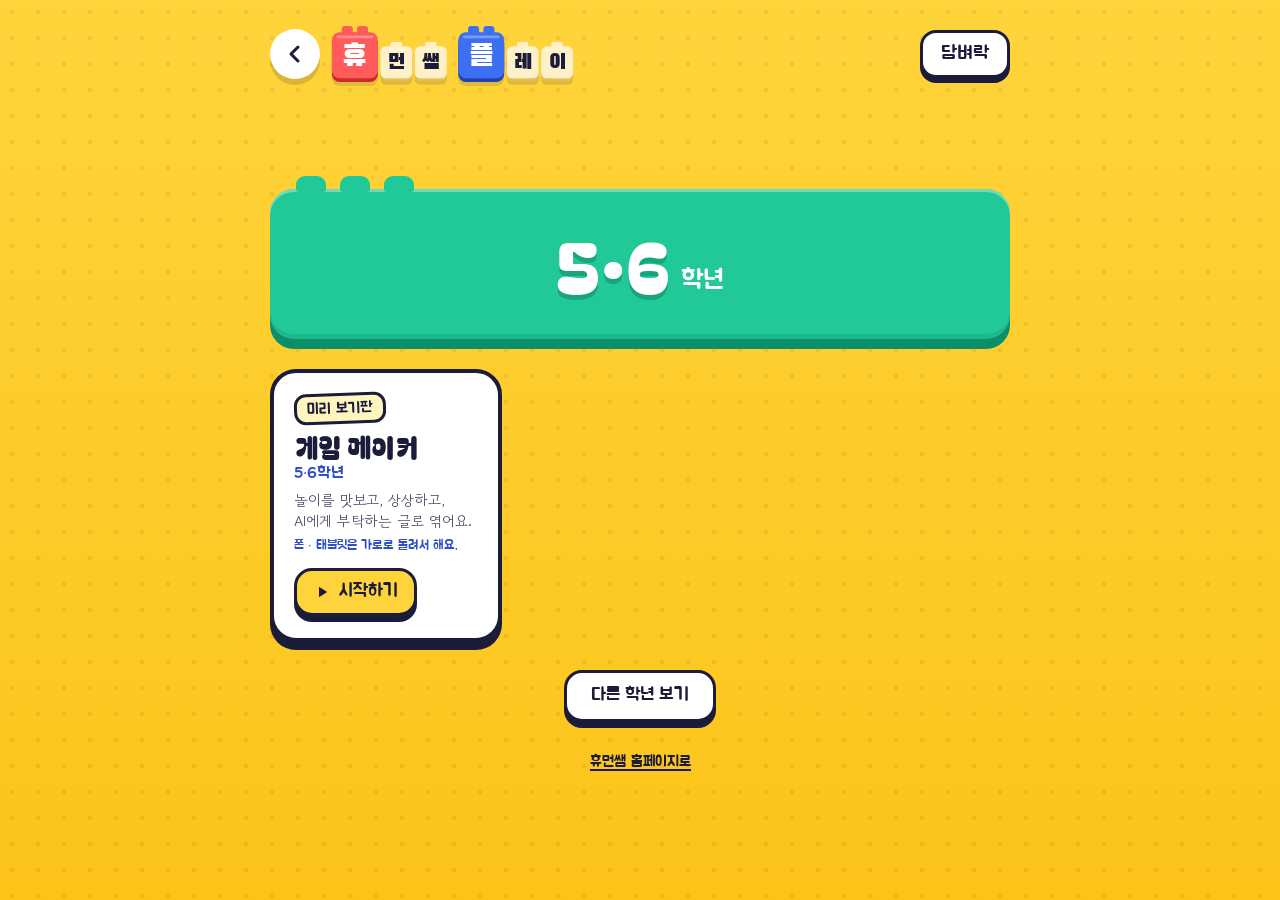
<file: play/5-6/index.html>
<!doctype html>
<html lang="ko">
<head>
<meta charset="utf-8">
<meta name="viewport" content="width=device-width, initial-scale=1, maximum-scale=1, user-scalable=no, viewport-fit=cover">
<meta name="theme-color" content="#ffd43b">
<meta name="color-scheme" content="light dark">
<title>휴플 5·6학년 | 게임 메이커 먼저 해 보기</title>
<meta name="description" content="휴플(휴먼쌤 플레이) 5·6학년 — AI주도력 플레이북 5·6학년의 놀이를 화면으로 옮긴 앱이에요. 2027년 2월에 열려요. 5·6학년 게임 메이커를 먼저 해 볼 수 있어요.">
<link rel="icon" href="/play/assets/hupl-192.png?v=20261116b" sizes="192x192" type="image/png">
<link rel="preconnect" href="https://fonts.googleapis.com">
<link rel="preconnect" href="https://fonts.gstatic.com" crossorigin>
<link rel="stylesheet" href="https://fonts.googleapis.com/css2?family=Bagel+Fat+One&family=Black+Han+Sans&family=Gowun+Dodum&family=Jua&display=swap">
<link rel="stylesheet" href="/play/play.css?v=20261116b">
</head>
<body>
<!-- 5-6: 이 학년으로 바로 들어오는 주소. 앱이 열리면 첫 화면(학년 고르기)을 건너뛰고 이 학년의 활동지 고르기부터 연다. -->
<main class="wrap sub">
  <header class="top"><a class="back" href="/play/" aria-label="학년 고르기로"><svg viewBox="0 0 24 24" aria-hidden="true"><path d="M15 5l-7 7 7 7" fill="none" stroke="#1b1b3a" stroke-width="3" stroke-linecap="round" stroke-linejoin="round"/></svg></a><a class="brand" href="/play/" aria-label="휴먼쌤 플레이, 학년 고르기로"><svg class="bw2" viewBox="-3 15 384 94" role="img" aria-label="휴먼쌤 플레이"><rect x="0.0" y="33.8" width="72" height="72" rx="12.2" fill="#c92a2a"/><rect x="15.4" y="18.2" width="17.3" height="16.2" rx="5.1" fill="#ff5b5b"/><rect x="39.4" y="18.2" width="17.3" height="16.2" rx="5.1" fill="#ff5b5b"/><rect x="0.0" y="28.0" width="72" height="72" rx="12.2" fill="#ff5b5b"/><rect x="7.2" y="33.0" width="57.6" height="4.3" rx="2" fill="#fff" opacity=".3"/><text x="36.0" y="81.0" text-anchor="middle" font-family="Black Han Sans" font-size="47" fill="#fff">휴</text><rect x="76.0" y="54.0" width="50" height="50" rx="8.5" fill="#e2bf5f"/><rect x="92.0" y="43.2" width="18.0" height="12.5" rx="3.6" fill="#fff1c7"/><rect x="76.0" y="50.0" width="50" height="50" rx="8.5" fill="#fff1c7"/><rect x="81.0" y="53.5" width="40.0" height="3.0" rx="2" fill="#fff" opacity=".3"/><text x="101.0" y="86.0" text-anchor="middle" font-family="Black Han Sans" font-size="33" fill="#1b1b3a">먼</text><rect x="130.0" y="54.0" width="50" height="50" rx="8.5" fill="#e2bf5f"/><rect x="146.0" y="43.2" width="18.0" height="12.5" rx="3.6" fill="#fff1c7"/><rect x="130.0" y="50.0" width="50" height="50" rx="8.5" fill="#fff1c7"/><rect x="135.0" y="53.5" width="40.0" height="3.0" rx="2" fill="#fff" opacity=".3"/><text x="155.0" y="86.0" text-anchor="middle" font-family="Black Han Sans" font-size="33" fill="#1b1b3a">쌤</text><rect x="198.0" y="33.8" width="72" height="72" rx="12.2" fill="#2342b5"/><rect x="213.4" y="18.2" width="17.3" height="16.2" rx="5.1" fill="#3d6ff2"/><rect x="237.4" y="18.2" width="17.3" height="16.2" rx="5.1" fill="#3d6ff2"/><rect x="198.0" y="28.0" width="72" height="72" rx="12.2" fill="#3d6ff2"/><rect x="205.2" y="33.0" width="57.6" height="4.3" rx="2" fill="#fff" opacity=".3"/><text x="234.0" y="81.0" text-anchor="middle" font-family="Black Han Sans" font-size="47" fill="#fff">플</text><rect x="274.0" y="54.0" width="50" height="50" rx="8.5" fill="#e2bf5f"/><rect x="290.0" y="43.2" width="18.0" height="12.5" rx="3.6" fill="#fff1c7"/><rect x="274.0" y="50.0" width="50" height="50" rx="8.5" fill="#fff1c7"/><rect x="279.0" y="53.5" width="40.0" height="3.0" rx="2" fill="#fff" opacity=".3"/><text x="299.0" y="86.0" text-anchor="middle" font-family="Black Han Sans" font-size="33" fill="#1b1b3a">레</text><rect x="328.0" y="54.0" width="50" height="50" rx="8.5" fill="#e2bf5f"/><rect x="344.0" y="43.2" width="18.0" height="12.5" rx="3.6" fill="#fff1c7"/><rect x="328.0" y="50.0" width="50" height="50" rx="8.5" fill="#fff1c7"/><rect x="333.0" y="53.5" width="40.0" height="3.0" rx="2" fill="#fff" opacity=".3"/><text x="353.0" y="86.0" text-anchor="middle" font-family="Black Han Sans" font-size="33" fill="#1b1b3a">이</text></svg></a><button class="wbtn" id="wallBtn" type="button" aria-haspopup="dialog">담벼락</button></header>
  <div class="gblk bare"><div class="blk k56"><span class="num">5·6</span><span class="yr">학년</span></div></div>
  <div class="cards">
  <a class="card gm" href="/play/5-6/game-maker/">
    <span class="stk2">미리 보기판</span>
    <b class="nm">게임 메이커<em>5·6학년</em></b>
    <span class="ds">놀이를 맛보고, 상상하고, AI에게 부탁하는 글로 엮어요.</span>
    <span class="ds2">폰 · 태블릿은 가로로 돌려서 해요.</span>
    <span class="btn"><svg viewBox="0 0 24 24" aria-hidden="true"><path d="M8 5l11 7-11 7z" fill="#1b1b3a"/></svg>시작하기</span>
  </a>
  </div>
  <div class="row"><a class="btn ghost" href="/play/">다른 학년 보기</a></div>
  <p class="foot"><a href="/">휴먼쌤 홈페이지로</a></p>
</main>
<script src="/play/assets/fit.js?v=20261116b"></script>
<script src="/play/assets/wall.js?v=20261116b"></script>
</body>
</html>
</file>
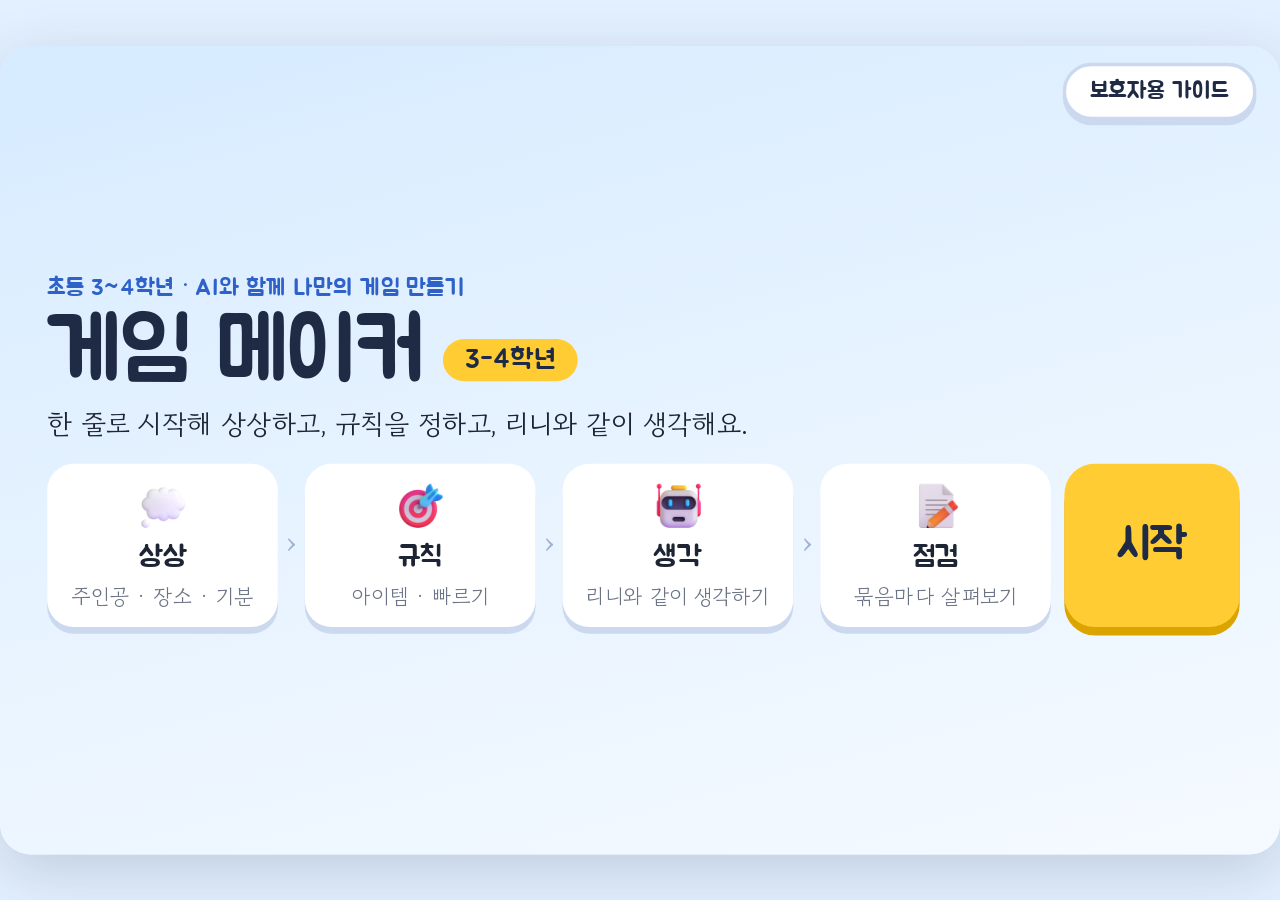
<file: play/3-4/game-maker/index.html>
<!doctype html>
<html lang="ko">
<head>
<meta charset="utf-8">
<meta name="viewport" content="width=device-width,initial-scale=1,maximum-scale=1,user-scalable=no,viewport-fit=cover">
<meta name="theme-color" content="#1f2a44">
<meta name="color-scheme" content="light dark">
<title>게임 메이커 — 3-4학년</title>
<link rel="icon" href="data:,">
<script>
/* 오류 모으기(점검 도구 · 기기 진단이 읽는다)와, 우리 주소의 글꼴 목록을 못 받았을 때 Google Fonts로 넘어가기.
   옛 브라우저에서도 돌도록 옛 문법으로만 쓴다. */
window.__errs = [];
window.addEventListener('error', function (e) { if (e && e.message) window.__errs.push(String(e.message) + (e.lineno ? ' (' + e.lineno + '줄)' : '')); });
window.addEventListener('unhandledrejection', function (e) { var r = e && e.reason; window.__errs.push('promise: ' + String((r && r.message) || r)); });
window.__gmFont = { own: 0, google: '' };
window.__gmGoogleFont = function (why) {
  if (window.__gmFont.google) return;
  window.__gmFont.google = why;
  var l = document.createElement('link'); l.rel = 'stylesheet';
  l.href = 'https://fonts.googleapis.com/css2?family=Jua&family=Gowun+Dodum&display=swap';
  document.head.appendChild(l);
};
try { performance.setResourceTimingBufferSize(800); } catch (e) {}
</script>
<link rel="stylesheet" href="fonts/fonts.css?v=bd9c386c" onload="__gmFont.own=1" onerror="__gmGoogleFont('error')">
<style>
/* 게임 메이커 새 판 — 5-6학년 시안 6판 (2026-11-12 휴먼쌤 "이 꼴로 옮기기": 화면 꼴 시안 2판대로)
   폰 · 태블릿: 가로로만. 왼쪽 차례 띠 · 가운데(질문은 위, 답은 화면 가득) · 오른쪽 큰 단추 하나. 기준 무대 760×320.
   PC(html.pc): 왼쪽 차례 칸 · 가운데 무대(질문 위, 이전 · 다음 아래). 기준 무대 1280×720.
   무대(.app)는 화면에 맞춰 통째로 커지고 작아진다(app.js의 layout). 아래로 밀어 내리는 화면은 없다. */
:root{
  color-scheme:light dark;   /* 11-13: 'only light'는 삼성 인터넷이 따르지 않았다. 다크를 스스로 다룬다고 알리고, 다크에서도 밝은 색을 그대로 쓴다(맨 아래 다크 규칙) */
  --ink:#1d2433;--soft:#4a5568;--mute:#6b7486;--line:#cbd8ee;--line2:#dde6f4;--navy:#1f2a44;--sky2:#eaf3ff;
  --cta:#ffcc33;--cta-d:#dba400;--cta-soft:#fff3c4;--blue:#2f62c9;--royal:#3f5efb;--teal:#0e9e90;--teal-soft:#dff3ef;--pop:#d9481f;--pop-soft:#ffe8dd;--night:#1f2a44;
  --disp:'Jua','Gowun Dodum','Apple SD Gothic Neo','Noto Sans KR','Noto Sans CJK KR','Malgun Gothic',sans-serif;
  --body:'Gowun Dodum','Apple SD Gothic Neo','Noto Sans KR','Noto Sans CJK KR','Malgun Gothic',sans-serif;
}
*,*::before,*::after{box-sizing:border-box}
[hidden]{display:none!important}
/* 11-15 앱처럼 고정: 페이지가 밀리거나 튕기지 않게 · 두 손가락 확대와 두 번 눌러 확대를 막는다(아이폰은 app.js에서 한 번 더) */
html,body{height:100%;margin:0;overflow:hidden;overscroll-behavior:none}
body{background:#e3f0ff;color:var(--ink);font-family:var(--body);word-break:keep-all;overflow-wrap:anywhere;-webkit-text-size-adjust:100%;text-size-adjust:100%;-webkit-tap-highlight-color:transparent;touch-action:pan-x pan-y}
button,input,textarea{font:inherit;color:inherit}
button{cursor:pointer;-webkit-user-select:none;user-select:none;appearance:none;-webkit-appearance:none}
b,strong{font-family:var(--disp);font-weight:400}
kbd{font-family:"Malgun Gothic",sans-serif;font-size:13px;line-height:1.5;background:#fff;border:1.5px solid var(--line);border-bottom-width:3px;border-radius:6px;padding:0 7px;color:var(--soft);white-space:nowrap}
:focus-visible{outline:3px solid var(--royal);outline-offset:2px}
.sr-only{position:absolute;width:1px;height:1px;overflow:hidden;clip-path:inset(50%);white-space:nowrap}
.nojs{margin:24px 16px;padding:14px;background:#fff;border-radius:12px}

/* ===== 무대 =====
   무대(.app)는 기준 크기로 그린 뒤 transform으로 줄이거나 키운다. 줄이기 전 크기가 화면보다 크면 폰 브라우저가 페이지를 넓게 잡으므로,
   화면에 붙은 틀(.stage) 안에 두고 넘치는 것은 잘라 낸다. */
.stage{position:fixed;top:0;right:0;bottom:0;left:0;overflow:hidden}
.app{position:absolute;left:0;top:0;width:760px;height:320px;transform-origin:0 0;display:grid;grid-template-columns:58px minmax(0,1fr) 96px;grid-template-rows:minmax(0,1fr);overflow:hidden;font-size:15px;line-height:1.45;background:linear-gradient(165deg,#d6ebff 0%,#e9f4ff 55%,#f5faff 100%)}
.app.noact{grid-template-columns:58px minmax(0,1fr)}
.app.noact .act{display:none}

/* 왼쪽 띠: 뒤로 · 네 걸음 · 재료 */
.rail{background:var(--navy);display:flex;flex-direction:column;align-items:center;padding:8px 0 9px;gap:4px;min-height:0;min-width:0}
.bk{flex:none;width:40px;height:40px;border-radius:50%;border:0;background:rgba(255,255,255,.16);color:#fff;display:grid;place-items:center;font-family:var(--disp);font-size:19px;line-height:1;padding:0}
.bk:active{background:rgba(255,255,255,.3)}
.pbrand,.tlink,.subs{display:none}
.ph{position:relative;list-style:none;margin:0;padding:0;flex:1;min-height:0;display:flex;flex-direction:column;justify-content:center;gap:5px;cursor:pointer}
.ph::before{content:'';position:absolute;left:50%;top:50%;height:150px;margin:-82px 0 0 -1px;width:2px;background:#3a4767}
.ph > li{position:relative;display:flex;flex-direction:column;align-items:center}
.phb{border:0;background:none;padding:0;display:flex;flex-direction:column;align-items:center;gap:1px;color:inherit}
.phb i{width:32px;height:32px;border-radius:50%;display:grid;place-items:center;font-style:normal;font-size:17px;line-height:1;background:#46537a}
.phb b{font-size:11.5px;line-height:1.2;color:#a9b7d3;background:var(--navy);padding:0 3px}
.ph > li.t .phb i{filter:saturate(.75)}
.ph > li.d .phb i{background:var(--teal);color:#fff;font-family:var(--disp);font-size:16px}
.ph > li.d .phb b{color:#a9e2d9}
.ph > li.c .phb i{background:var(--cta);box-shadow:0 0 0 3px rgba(255,204,51,.3)}
.ph > li.c .phb b{color:var(--cta)}
.rfoot{flex:none;display:flex;flex-direction:column;align-items:center}
.matb{display:flex;flex-direction:column;align-items:center;line-height:1.1;font-family:var(--disp)}
.matb b{font-size:16px;color:var(--cta)}
.matb small{font-size:11px;color:#93a3c2}

/* 가운데: 질문은 위, 답은 그 아래 가득 */
.ct{min-width:0;min-height:0;display:flex;flex-direction:column;gap:8px;padding:10px 14px 12px}
.hd{flex:none;display:flex;flex-direction:column;gap:3px;min-width:0}
.hd:empty{display:none}
.hd.center{align-items:center;text-align:center}
.crumb{display:flex;align-items:center;gap:8px;font-family:var(--disp);font-size:13px;line-height:1.3;color:var(--blue)}
.dots{display:inline-flex;gap:4px;align-items:center}
.dots i{width:7px;height:7px;border-radius:50%;background:#bdd0ec}
.dots i.d{background:var(--teal)}
.dots i.c{width:18px;border-radius:4px;background:var(--cta-d)}
.hd h1{margin:0;font-family:var(--disp);font-weight:400;font-size:23px;line-height:1.25;outline:none}
.hd .help{margin:0;font-size:14px;color:var(--soft)}
.hdrow{display:flex;align-items:flex-end;justify-content:space-between;gap:10px}
.cnt{flex:none;font-family:var(--disp);font-size:13px;color:var(--blue);background:#fff;border-radius:999px;padding:4px 12px;box-shadow:0 2px 0 var(--line2);white-space:nowrap}
.an{flex:1;min-height:0;min-width:0;display:flex;flex-direction:column;gap:8px}
.an.mid{justify-content:center}
.an.scroll{overflow-y:auto}
.app.tight .an{zoom:.9}
.app.tight2 .an{zoom:.8}
.note{margin:0;font-size:13px;color:var(--mute)}

/* 오른쪽: 큰 단추 하나 */
.act{display:flex;flex-direction:column;align-items:center;justify-content:center;gap:9px;padding-right:12px;min-width:0}
.act .prev,.act .keys,.go .gl,.go kbd{display:none}
.go{order:1;flex:none;width:78px;height:78px;border-radius:50%;border:0;background:var(--cta);box-shadow:0 5px 0 var(--cta-d);display:flex;flex-direction:column;align-items:center;justify-content:center;gap:2px;font-family:var(--disp);font-size:19px;line-height:1.1;color:var(--navy);text-align:center;padding:0}
.go i{font-style:normal;font-size:13px;line-height:1}
.go:active{transform:translateY(3px);box-shadow:0 2px 0 var(--cta-d)}
.go:disabled{background:#e4eaf4;box-shadow:0 5px 0 #cbd5e5;color:#8a96ac;cursor:not-allowed;transform:none}
.go.sm{font-size:16.5px}
.go.big{width:96px;height:96px;font-size:25px}
.act .sub{order:2;border:0;background:none;font-size:12.5px;line-height:1.3;color:var(--mute);text-align:center;text-decoration:underline;padding:7px 4px}
.act .sub.teal{font-family:var(--disp);font-size:13.5px;line-height:1.2;color:var(--teal);background:var(--teal-soft);border-radius:14px;padding:8px 9px;text-decoration:none}
.anote{order:3;font-size:12.5px;line-height:1.3;color:var(--mute);text-align:center}
.anote:empty{display:none}

/* 고르기: 그림 카드와 글 카드 */
.tiles{flex:1;min-height:0;display:grid;grid-template-columns:repeat(var(--cols,3),minmax(0,1fr));grid-auto-rows:minmax(0,1fr);gap:8px}
.tile{position:relative;display:flex;flex-direction:column;align-items:center;justify-content:center;gap:3px;background:#fff;border:2px solid var(--line);border-radius:16px;box-shadow:0 4px 0 var(--line);text-align:center;padding:6px 8px;min-width:0;min-height:0;color:var(--ink)}
button.tile:active{transform:translateY(2px);box-shadow:0 2px 0 var(--line)}
.tile .tl{font-family:var(--disp);font-size:16.5px;line-height:1.25}
.tile small{font-size:12.5px;line-height:1.3;color:var(--mute)}
.tile .pic{flex:none;width:58px;height:58px;border-radius:50%;background:var(--sky2);display:grid;place-items:center;font-size:33px;line-height:1;margin-bottom:2px}
.tiles.r2 .tile .pic{width:38px;height:38px;font-size:22px;margin:0}
.tile.on{background:var(--cta-soft);border-color:var(--cta-d);box-shadow:0 4px 0 var(--cta-d)}
.tile.on .pic{background:#fff}
.tile .mk{position:absolute;right:7px;top:7px;width:22px;height:22px;border-radius:50%;background:var(--cta-d);color:#fff;display:none;place-items:center;font-family:var(--disp);font-size:13px;line-height:1}
.tile.on .mk{display:grid}
.tile .k{display:none}
.tile .num{position:absolute;left:8px;top:8px;width:24px;height:24px;border-radius:50%;background:var(--cta);display:grid;place-items:center;font-family:var(--disp);font-size:14px}
.more{flex:none;display:flex;gap:8px;align-items:center}
.ghostb{font-family:var(--disp);font-size:14px;line-height:1.2;padding:9px 15px;border-radius:999px;background:#fff;border:2px solid var(--line);color:var(--navy);white-space:nowrap}
.ghostb.strong{background:var(--cta);border-color:var(--cta-d)}
.ghostb.on{background:var(--cta-soft);border-color:var(--cta-d)}

/* 시작 */
.app.start{grid-template-columns:minmax(0,1fr) 134px}
.app.start .rail{display:none}
.app.start .ct{padding:12px 6px 12px 28px;justify-content:center}
.app.start .an{flex:none;gap:0}
.eyebrow2{font-family:var(--disp);font-size:13.5px;color:var(--blue)}
.title{margin:1px 0 3px;font-family:var(--disp);font-weight:400;font-size:52px;line-height:1.05;color:var(--navy);outline:none}
.title span{display:inline-block;vertical-align:middle;margin-left:10px;font-size:16px;background:var(--cta);border-radius:999px;padding:4px 13px}
.lede{margin:0 0 12px;font-size:16px}
.road{display:flex;align-items:stretch;gap:5px}
.road div{flex:1;display:flex;flex-direction:column;align-items:center;justify-content:center;gap:1px;background:#fff;border-radius:16px;box-shadow:0 4px 0 var(--line);padding:9px 4px 10px;text-align:center}
.road i{font-style:normal;font-size:29px;line-height:1.15}
.road b{font-size:17px;line-height:1.2}
.road small{font-size:12.5px;color:var(--mute)}
.road em{align-self:center;font-style:normal;font-family:var(--disp);font-size:20px;color:#9fb3d4}
.foot2{margin-top:12px;display:flex;align-items:center;gap:16px;font-size:13px;color:var(--mute)}
.tlink2{border:0;background:none;padding:6px 0;font-size:13px;color:var(--mute);text-decoration:underline}
.sianv{margin-left:auto;font-family:var(--disp);font-size:12px;color:var(--cta);background:var(--navy);border-radius:999px;padding:2px 10px}

/* 오늘 배우는 것 · 약속 */
.goalcards{flex:1;min-height:0;display:grid;grid-template-columns:repeat(3,minmax(0,1fr));gap:10px}
.goalc{display:flex;flex-direction:column;align-items:center;justify-content:center;gap:8px;background:#fff;border-radius:18px;box-shadow:0 4px 0 var(--line);padding:10px 14px;text-align:center;font-size:15.5px;line-height:1.45}
.goalc b{flex:none;width:38px;height:38px;border-radius:50%;background:var(--cta);display:grid;place-items:center;font-size:20px;line-height:1}
.pledges{flex:1;min-height:0;display:grid;grid-template-columns:1fr 1fr;grid-auto-rows:minmax(0,1fr);gap:10px}
.pl{display:flex;align-items:center;gap:12px;text-align:left;background:#fff;border:2px solid var(--line);border-radius:16px;box-shadow:0 3px 0 var(--line);padding:6px 14px;font-size:15.5px;line-height:1.4;color:var(--ink)}
.pl i{flex:none;width:30px;height:30px;border-radius:9px;border:2.5px solid var(--line);display:grid;place-items:center;font-style:normal;font-family:var(--disp);font-size:17px;line-height:1;color:transparent;background:#fff}
.pl.on{border-color:var(--teal);box-shadow:0 3px 0 var(--teal);background:#f2fbf9}
.pl.on i{background:var(--teal);border-color:var(--teal);color:#fff}

/* 둘 중 하나 */
.vsrow{flex:1;min-height:0;display:grid;grid-template-columns:1fr 44px 1fr;gap:10px}
.vcard{position:relative;display:flex;flex-direction:column;align-items:center;justify-content:center;gap:4px;border-radius:24px;border:3px solid;text-align:center;padding:8px;color:var(--ink);min-width:0}
.vcard.a{background:#e7f2ff;border-color:#9cc1f2;box-shadow:0 5px 0 #9cc1f2}
.vcard.b{background:#fff1e3;border-color:#f3bb86;box-shadow:0 5px 0 #f3bb86}
.vcard:active{transform:translateY(3px)}
.vcard i{font-style:normal;font-size:64px;line-height:1.1}
.vcard .tl{font-family:var(--disp);font-size:23px;line-height:1.25}
.vcard.on::after{content:'✓ 고른 것';position:absolute;right:12px;top:10px;font-family:var(--disp);font-size:13px;color:#fff;background:var(--navy);border-radius:999px;padding:2px 10px}
.vcard .k{display:none}
.vs{align-self:center;width:44px;height:44px;border-radius:50%;background:var(--navy);color:var(--cta);font-family:var(--disp);font-size:15px;display:grid;place-items:center}
.hint{flex:none;margin:0;text-align:center;font-size:13px;color:var(--mute)}

/* 글 쓰기 */
.ask{display:flex;align-items:center;gap:13px;margin-top:2px}
.avatar{flex:none;width:58px;height:58px;border-radius:50%;background:var(--cta-soft);border:3px solid var(--cta-d);display:grid;place-items:center;font-size:32px;line-height:1}
.bubble{position:relative;background:#fff;border-radius:18px;padding:8px 16px 9px;box-shadow:0 3px 0 var(--line)}
.bubble::before{content:'';position:absolute;left:-9px;top:50%;margin-top:-9px;border:9px solid transparent;border-left:0;border-right-color:#fff}
.bubble h1{font-size:23px}
.bubble small{display:block;font-size:13.5px;color:var(--soft)}
.fieldblk{display:flex;flex-direction:column;gap:6px;min-width:0}
.fieldblk.grow{flex:1;min-height:0}
.kbq,.kbok{display:none}
.flabel{font-family:var(--disp);font-size:14.5px;line-height:1.3;color:var(--soft)}
.frow{flex:none;display:flex;gap:8px;align-items:stretch;min-height:0}
.fieldblk.grow .frow{flex:1}
.frow input,.frow textarea{flex:1;min-width:0;border:2.5px solid var(--line);border-radius:16px;background:#fff;outline:none;resize:none}
.frow input{height:56px;padding:0 16px;font-size:21px}
.frow textarea{height:76px;padding:9px 14px;font-size:17px;line-height:1.55}
.fieldblk.grow .frow textarea{height:auto}
.frow input:focus,.frow textarea:focus{border-color:var(--blue);box-shadow:0 0 0 4px rgba(47,98,201,.12)}
.frow ::placeholder{color:#9aa5b8}
.warn{margin:0;padding:6px 12px;border-radius:12px;background:var(--pop-soft);color:var(--pop);font-size:13.5px;line-height:1.4}
.idea-l{font-size:13px;color:var(--mute)}
.ideas{display:flex;flex-wrap:wrap;gap:8px}
.idea{font-size:16px;line-height:1.2;padding:11px 17px;border-radius:999px;background:#fff;border:2px solid var(--line);box-shadow:0 3px 0 var(--line);color:var(--ink);text-align:left}
.idea.on{background:var(--cta-soft);border-color:var(--cta-d);box-shadow:0 3px 0 var(--cta-d)}
.fieldblk.side{display:grid;grid-template-columns:minmax(0,1fr) minmax(0,1fr);grid-template-rows:auto minmax(0,1fr) auto;column-gap:12px;row-gap:4px;flex:1;min-height:0}
.fieldblk.side .frow{grid-column:1;grid-row:1 / 3}
.fieldblk.side .frow textarea{height:auto}
.fieldblk.side .warn{grid-column:1;grid-row:3}
.fieldblk.side .idea-l{grid-column:2;grid-row:1}
.fieldblk.side .ideas{grid-column:2;grid-row:2 / 4;flex-direction:column;flex-wrap:nowrap;gap:6px;min-height:0}
.fieldblk.side .idea{border-radius:14px;font-size:14.5px;line-height:1.35;padding:8px 12px;flex:0 1 auto}
.cols2{flex:1;min-height:0;display:grid;grid-template-columns:repeat(var(--cols,2),minmax(0,1fr));gap:12px;align-content:center}

/* 자판이 열렸을 때(폰 · 태블릿): 글 칸만 화면 위쪽에 남긴다 */
.pcx{display:none}
.pc .pcx{display:inline}
.kb .app .fieldblk.kbkeep{position:absolute;left:0;right:0;top:var(--vvt,0px);height:var(--vvh,144px);z-index:40;background:#e3f0ff;padding:7px 12px;gap:6px;display:flex;flex-direction:column}
.kb .app .kbkeep .kbq{display:block;flex:none;font-family:var(--disp);font-size:16px;line-height:1.3;white-space:nowrap;overflow:hidden;text-overflow:ellipsis}
.kb .app .kbkeep .kbok{display:block;flex:none;align-self:center;border:0;font-family:var(--disp);font-size:17px;background:var(--cta);box-shadow:0 4px 0 var(--cta-d);border-radius:16px;padding:12px 16px;color:var(--navy)}
.kb .app .kbkeep .flabel,.kb .app .kbkeep .idea-l,.kb .app .kbkeep .strow{display:none}
.kb .app .kbkeep .frow{flex:none;grid-column:auto;grid-row:auto}
.kb .app .kbkeep.area .frow{flex:1;min-height:0}
.kb .app .kbkeep .frow input{height:46px;font-size:19px}
.kb .app .kbkeep .frow textarea{height:auto;font-size:16px;line-height:1.5;padding:7px 12px}
.kb .app .kbkeep .ideas{flex:none;flex-direction:row;flex-wrap:nowrap;overflow:hidden;gap:6px}
.kb .app .kbkeep .idea{flex:none;padding:5px 12px;font-size:14px;line-height:1.3;white-space:nowrap;box-shadow:none;border-radius:999px}
.kb .app .kbkeep .matrow{flex-wrap:nowrap;overflow:hidden}
.kb .app .kbkeep .matchip{flex:none;padding:5px 10px}
.kb .app .kbkeep .matchip small{display:none}
.kb .devbar{display:none}

/* 놀이: 놀이판은 가운데, 누르는 단추는 오른손, 점수와 안내는 왼쪽 */
.app.game{grid-template-columns:minmax(0,1fr)}
.app.game .rail,.app.game .act,.app.game .hd{display:none}
.app.game .ct{padding:0}
.gscreen{display:grid;height:100%;grid-template-columns:190px auto minmax(214px,1fr);grid-template-rows:auto auto auto auto auto minmax(0,1fr) auto;grid-template-areas:"top arena pad" "ttl arena pad" "hud arena pad" "msg arena pad" "leg arena pad" ". arena pad" "skip arena pad";column-gap:12px;row-gap:8px;padding:10px 14px 12px}
.g-run .gscreen{grid-template-columns:190px auto minmax(150px,1fr)}
.groot{display:contents}
.gtop{grid-area:top;display:flex;align-items:center;gap:8px}
.bk.lt{background:#fff;color:var(--navy);box-shadow:0 2px 0 var(--line)}
.gtag{font-family:var(--disp);font-size:13px;line-height:1.3;background:var(--navy);color:#fff;border-radius:999px;padding:3px 11px}
.gscreen h1{grid-area:ttl;margin:2px 0 0;font-family:var(--disp);font-weight:400;font-size:26px;line-height:1.2;outline:none}
.gscreen .hud{grid-area:hud}
.gscreen .gmsg{grid-area:msg}
.gscreen .glegend{grid-area:leg}
.gscreen .skip{grid-area:skip;justify-self:start;border:0;background:none;padding:6px 0;font-size:13px;color:var(--mute);text-decoration:underline}
.gscreen .arena{grid-area:arena;align-self:center}
.gscreen .pad{grid-area:pad;align-self:center;justify-self:center}
.pchint{display:none}
.hud{display:flex;align-items:center;gap:8px;font-family:var(--disp)}
.scorebox{font-size:19px;line-height:1.4;background:var(--cta);border-radius:12px;padding:2px 12px;white-space:nowrap}
.timebar{flex:1;height:14px;border:2px solid var(--line);border-radius:999px;background:#fff;overflow:hidden}
.timebar i{display:block;height:100%;width:100%;background:var(--blue)}
.hudnote{font-family:var(--body);font-size:13.5px;color:var(--mute)}
.gmsg{margin:0;font-size:15px;line-height:1.45;min-height:1.45em}
.glegend{margin:0;font-size:13.5px;color:var(--soft)}
.arena{position:relative;border-radius:20px;overflow:hidden;touch-action:none;user-select:none;-webkit-user-select:none;background:radial-gradient(circle at 20% 15%,rgba(255,255,255,.14) 1.5px,transparent 2.5px) 0 0/40px 40px,var(--arena,var(--night))}
.gscreen .arena.maze,.gscreen .arena.whack{width:min(calc(var(--lh,320px) - 22px),calc(var(--lw,760px) - 456px));aspect-ratio:1}
.gscreen .arena.dodge{height:calc(var(--lh,320px) - 22px);max-width:calc(var(--lw,760px) - 456px);aspect-ratio:9/10}
.gscreen .arena.run{width:min(calc((var(--lh,320px) - 22px)*1.6),calc(var(--lw,760px) - 392px));aspect-ratio:16/10}
.arena.maze{padding:6px}
.arena.whack{display:grid;grid-template-columns:repeat(3,1fr);gap:8px;padding:10px}
.count{position:absolute;top:0;right:0;bottom:0;left:0;z-index:3;display:grid;place-items:center;font-family:var(--disp);font-size:66px;color:#fff;background:rgba(31,42,68,.62)}
.obj{position:absolute;left:0;top:0;font-size:28px;line-height:1;will-change:transform;pointer-events:none}
.player{position:absolute;left:0;bottom:3%;display:flex;flex-direction:column;align-items:center;will-change:transform;pointer-events:none}
.player .pe{font-size:38px;line-height:1}
.player .pn,.rhero .pn{font-family:var(--disp);font-size:12px;color:#fff;background:rgba(0,0,0,.4);border-radius:999px;padding:0 7px;white-space:nowrap}
.player .pn{margin-top:2px}
.player.inv,.rhero.inv{opacity:.4}
.arena.shake{animation:shake .25s}
@keyframes shake{25%{transform:translateX(-5px)}75%{transform:translateX(5px)}}
.mgrid{display:grid;grid-template-columns:repeat(7,1fr);grid-template-rows:repeat(7,1fr);width:100%;height:100%}
.mgrid span{display:grid;place-items:center;font-size:24px;line-height:1;min-width:0;min-height:0}
.mgrid .w{background:var(--accent,#40507c);border-radius:7px;margin:1.5px}
.rground{position:absolute;left:0;right:0;bottom:0;height:22%;background:var(--accent,#40507c)}
.rhero{position:absolute;left:18%;bottom:22%;width:0;display:flex;flex-direction:column-reverse;align-items:center;will-change:transform;pointer-events:none}
.rhero .pe{font-size:34px;line-height:1}
.rhero .pn{margin-bottom:2px}
.robj{position:absolute;left:0;bottom:22%;margin-left:-.5em;font-size:27px;line-height:1;will-change:transform;pointer-events:none}
.robj.star{bottom:52%}
.hole{border:0;border-radius:16px;background:var(--accent,#2c3a5e);box-shadow:inset 0 -7px 0 rgba(0,0,0,.18);position:relative;overflow:hidden;padding:0}
.hole.hit{background:var(--cta)}
.hole.bad{background:var(--pop)}
.pop{position:absolute;top:0;right:0;bottom:0;left:0;display:grid;place-items:center;font-size:40px;transform:translateY(108%);transition:transform .09s ease-out;pointer-events:none}
.hole.up .pop{transform:none}
.pad{display:flex;gap:12px}
.padbtn{flex:none;width:84px;height:84px;border-radius:50%;border:0;background:var(--cta);box-shadow:0 5px 0 var(--cta-d);color:var(--navy);font-size:26px;line-height:1;padding:0;touch-action:none;display:flex;align-items:center;justify-content:center;white-space:nowrap;overflow-wrap:normal}
.padbtn:active{transform:translateY(3px);box-shadow:0 2px 0 var(--cta-d)}
.dpad{display:grid;grid-template-columns:repeat(3,62px);grid-template-rows:repeat(3,62px);gap:4px;grid-template-areas:". up ." "left . right" ". down ."}
.dpad .padbtn{width:62px;height:62px;font-size:21px}
.dpad [data-m="-1,0"]{grid-area:up}.dpad [data-m="0,-1"]{grid-area:left}.dpad [data-m="1,0"]{grid-area:down}.dpad [data-m="0,1"]{grid-area:right}
.padbtn.jump{width:112px;height:112px;font-family:var(--disp);font-size:23px}
/* 빠르기 실험 */
.app.lab .gscreen{grid-template-rows:auto auto auto minmax(0,1fr) auto;grid-template-areas:"top arena pad" "ttl arena pad" "seg arena pad" "lh arena pad" "go arena pad"}
.app.lab .gscreen h1{font-size:17px;line-height:1.3}
.app.lab .hud,.app.lab .gmsg,.app.lab .glegend{display:none}
.seg{grid-area:seg;display:flex;flex-direction:column;gap:6px}
.seg button{height:38px;border-radius:12px;border:2px solid var(--line);background:#fff;font-family:var(--disp);font-size:16px;color:var(--ink);padding:0 8px}
.seg button[aria-pressed="true"]{background:var(--cta);border-color:var(--cta-d)}
.seg.row{flex-direction:row}
.seg.row button{flex:1;height:56px;font-size:19px}
.gconfirm{grid-area:go;border:0;height:46px;border-radius:16px;background:var(--cta);box-shadow:0 4px 0 var(--cta-d);font-family:var(--disp);font-size:16px;color:var(--navy);padding:0 8px}
/* 미리 해 볼 수 없는 놀이의 그림 */
.stubwrap{flex:1;min-height:0;display:grid;grid-template-columns:auto minmax(0,1fr);gap:16px;align-items:center}
.stub{--c1:#1f2a44;--c2:#ffcc33;width:250px;border-radius:16px;background:var(--c1);overflow:hidden}
.stub.match{display:grid;grid-template-columns:repeat(4,1fr);gap:7px;padding:10px}
.stub .mc{aspect-ratio:3/4;border-radius:9px;background:var(--c2);display:grid;place-items:center;font-size:22px}
.stub .mc.open{background:#fff}
.stub.quiz{display:flex;flex-direction:column;gap:8px;align-items:center;padding:18px;color:#fff;font-family:var(--disp)}
.stub.quiz .qh{font-size:40px;line-height:1}
.stub.quiz .qb{background:#fff;color:var(--ink);border-radius:12px;padding:6px 14px}
.stub.quiz .qo{letter-spacing:6px;color:var(--c2)}
.sianbox{font-size:15px;line-height:1.5;border:1.5px dashed #9fb3c9;border-radius:14px;padding:10px 14px;color:var(--soft);background:rgba(255,255,255,.7)}

/* 내 놀이 카드 · 한 판 안내 */
.gcard{flex:1;min-height:0;display:grid;grid-template-columns:1.1fr 1fr 1fr;gap:10px;align-items:stretch}
.gcard > div{display:flex;flex-direction:column;justify-content:center;gap:3px;border-radius:18px;padding:10px 14px;background:#fff;box-shadow:0 4px 0 var(--line)}
.gcard > .main{background:var(--navy);color:#fff;box-shadow:0 4px 0 #111a2e}
.gcard small{font-size:13px;color:var(--mute)}
.gcard .main small{color:#c9d6ee}
.gcard b{font-size:20px;line-height:1.25}
.gcard .main b{font-size:25px;color:var(--cta)}
.gcard .nick{font-size:13.5px;color:#c9d6ee;margin-top:4px}
.gcard .nick b{font-size:16px;color:#fff}
.showcase{flex:1;min-height:0;display:flex;align-items:center;gap:18px;border-radius:22px;padding:14px 20px;background:radial-gradient(circle at 20% 15%,rgba(255,255,255,.14) 1.5px,transparent 2.5px) 0 0/40px 40px,var(--arena,var(--night));color:#fff}
.showcase .big{flex:none;font-size:82px;line-height:1}
.showcase p{margin:0;font-size:16.5px;line-height:1.5}
.showcase .chipl{display:inline-block;margin-bottom:6px;font-family:var(--disp);font-size:13.5px;color:var(--navy);background:var(--cta);border-radius:999px;padding:2px 12px}
.showcase.light{color:var(--ink);box-shadow:inset 0 0 0 2px var(--line)}

/* 상상 칸의 장치들 */
.emo{flex:1;min-height:0;display:grid;grid-template-columns:repeat(8,minmax(0,1fr));grid-auto-rows:minmax(0,1fr);gap:6px}
.em{border:2px solid var(--line);border-radius:14px;background:#fff;font-size:30px;line-height:1;padding:0}
.em[aria-pressed="true"]{background:var(--cta-soft);border-color:var(--cta-d);box-shadow:0 0 0 2px var(--cta-d)}
.drawrow{flex:none;display:grid;grid-template-columns:1fr 1fr auto;gap:10px;align-items:stretch}
.dcard{display:flex;flex-direction:column;align-items:center;justify-content:center;gap:4px;min-height:84px;padding:8px 10px;border:2px solid #7fcfc4;border-radius:18px;background:#d9f4ef;box-shadow:0 4px 0 #7fcfc4;text-align:center;color:var(--ink)}
.dcard small{font-family:var(--disp);font-size:12.5px;background:#fff;border-radius:999px;padding:0 10px;color:var(--teal)}
.dcard b{font-size:20px;line-height:1.25}
.dcard.flip{animation:flip .32s ease-out}
@keyframes flip{0%{transform:rotateY(90deg) scale(.96)}100%{transform:none}}
.drawbtn{border:0;border-radius:18px;background:var(--cta);box-shadow:0 4px 0 var(--cta-d);font-family:var(--disp);font-size:16px;line-height:1.25;color:var(--navy);padding:8px 16px}
.twrow{flex:1;min-height:0;display:grid;grid-template-columns:210px minmax(0,1fr);gap:12px}
.dcard.tw{min-height:0;background:#ffe9d6;border-color:#f0b98a;box-shadow:0 4px 0 #f0b98a}
.dcard.tw small{color:#b3590f}
.dcard.tw b{font-size:15.5px;line-height:1.45}
.sws{flex:1;min-height:0;display:grid;grid-template-columns:repeat(5,minmax(0,1fr));grid-auto-rows:minmax(0,1fr);gap:8px}
.swb{position:relative;display:flex;flex-direction:column;align-items:center;justify-content:center;gap:4px;border:2px solid var(--line);border-radius:16px;background:#fff;box-shadow:0 3px 0 var(--line);padding:4px 2px;font-family:var(--disp);font-size:14.5px;color:var(--ink)}
.swb i{width:36px;height:36px;border-radius:50%;border:2px solid rgba(31,42,68,.18)}
.swb[aria-pressed="true"]{background:var(--cta-soft);border-color:var(--cta-d);box-shadow:0 3px 0 var(--cta-d)}
.swb .mk{position:absolute;right:6px;top:6px;width:20px;height:20px;border-radius:50%;background:var(--cta-d);color:#fff;display:none;place-items:center;font-size:12px;line-height:1}
.swb[aria-pressed="true"] .mk{display:grid}
.cols3{flex:1;min-height:0;display:grid;grid-template-columns:1.15fr 1.05fr .9fr;gap:10px}
.ncard{display:flex;flex-direction:column;background:#fff;border:2px solid var(--line);border-radius:18px;box-shadow:0 4px 0 var(--line);padding:9px 12px 10px;gap:4px;min-width:0}
.ncard header{display:flex;align-items:center;gap:6px;font-family:var(--disp);font-size:16.5px;line-height:1.3}
.ncard header i{font-style:normal;font-size:17px}
.ncard .midc{flex:1;display:flex;flex-direction:column;align-items:center;justify-content:center;gap:5px}
.hearts{display:flex;gap:1px}
.hearts button{width:35px;height:42px;border:0;background:none;padding:0;display:grid;place-items:center;font-size:30px;line-height:1;color:#d5dcea}
.hearts button.f{color:#e2485f}
.val{font-family:var(--disp);font-size:20px;line-height:1.2}
.optg{display:grid;gap:6px;width:100%}
.optg.g2{grid-template-columns:1fr 1fr}
.optg button{display:grid;place-items:center;height:42px;border-radius:12px;border:2px solid var(--line);background:#fff;font-family:var(--disp);font-size:17px;color:var(--ink);padding:0}
.optg button[aria-pressed="true"]{background:var(--cta-soft);border-color:var(--cta-d)}

/* 엮기 */
.oneline{flex:none;align-self:flex-start;max-width:100%;font-size:17px;line-height:1.4;background:#fff;border:2px dashed #9fb3c9;border-radius:14px;padding:6px 14px}
.reveal{flex:none;margin:0;font-size:14px;line-height:1.45;background:var(--cta-soft);border:2px solid var(--cta-d);border-radius:14px;padding:6px 12px}
.matrow{flex:none;display:flex;flex-wrap:wrap;gap:6px}
.matchip{display:flex;flex-direction:column;justify-content:center;align-items:flex-start;padding:3px 9px 4px;border-radius:12px;border:2px solid var(--line);background:#fff;line-height:1.2;white-space:nowrap;color:var(--ink)}
.matchip small{font-size:11.5px;color:var(--mute)}
.matchip b{font-size:15px}
.matchip.in{background:var(--teal-soft);border-color:#8fd3c8}
.matchip.in b::after{content:' ✓';color:var(--teal)}
.strow{flex:none;display:flex;align-items:center;justify-content:space-between;gap:10px;font-size:13.5px;color:var(--soft)}
.pips{display:inline-flex;gap:3px;margin-right:8px;vertical-align:-1px}
.pips i{width:12px;height:12px;border-radius:4px;background:#d5dfef}
.pips i.on{background:var(--teal)}
.paper{flex:1;min-height:0;display:flex;flex-direction:column;gap:6px;background:#fff;border:2px solid var(--line);border-radius:18px;box-shadow:0 4px 0 var(--line);padding:9px 12px 10px 14px;overflow:hidden}
.paper header{flex:none;display:flex;align-items:center;gap:8px}
.paper header b{font-size:15px;line-height:1.5;color:#fff;background:var(--blue);border-radius:9px;padding:2px 11px}
.paper header em{font-style:normal;font-family:var(--disp);font-size:13px;color:var(--teal)}
.editb{font-family:var(--disp);font-size:14px;line-height:1.2;padding:8px 14px;border-radius:999px;background:var(--sky2);border:2px solid var(--line);color:var(--navy);white-space:nowrap}
.paper .editb{margin-left:auto}
.paper p{flex:1;min-height:0;margin:0;font-size:16.5px;line-height:1.6;overflow:hidden}
.paper p.s1{font-size:15px;line-height:1.55}
.paper p.s2{font-size:13.5px;line-height:1.5}
.paper p.s3{font-size:13.5px;line-height:1.5;overflow-y:auto}
.pager{flex:none;display:flex;align-items:center;gap:6px}
.pager button{flex:none;min-width:28px;height:28px;border-radius:14px;display:inline-flex;align-items:center;justify-content:center;gap:5px;font-family:var(--disp);font-size:13.5px;line-height:1;background:#fff;border:2px solid var(--line);color:var(--mute);padding:0 4px}
.pager button span{display:none}
.pager button.d{background:var(--teal-soft);border-color:var(--teal);color:var(--teal)}
.pager button.c{background:var(--cta);border-color:var(--cta-d);color:var(--navy);padding:0 12px}
.pager button.c span{display:inline}
.pager button em{display:none}
.pager .tip{margin-left:auto;font-size:13px;color:var(--mute);white-space:nowrap}
.grow2{flex:none;display:flex;align-items:center;gap:8px}
.gbox{display:flex;flex-direction:column;background:#fff;border-radius:14px;box-shadow:0 3px 0 var(--line2);padding:5px 12px 6px;line-height:1.25;min-width:0}
.gbox small{font-family:var(--disp);font-size:12px;color:var(--mute)}
.gbox b{font-size:16px;white-space:nowrap}
.gbox.now{background:var(--cta-soft);box-shadow:0 3px 0 var(--cta-d)}
.gbox.now b{font-size:21px}
.garr{font-family:var(--disp);color:var(--mute);font-size:18px}
.grow2 .cnt{margin-left:auto}
.pv{position:relative;flex:1;min-height:0;overflow:hidden;background:#fff;border:2px solid var(--line);border-radius:16px;padding:9px 13px}
.pv p{margin:0 0 5px;font-size:14.5px;line-height:1.55}
.pv::after{content:'';position:absolute;left:0;right:0;bottom:0;height:52%;background:linear-gradient(rgba(255,255,255,0),#fff 82%);pointer-events:none}
.pv .editb{position:absolute;right:10px;bottom:9px;z-index:1}
.ptag{display:inline-block;font-family:var(--disp);font-size:12.5px;line-height:1.5;color:#fff;background:var(--blue);border-radius:7px;padding:0 7px;margin-right:6px}
.todo3{flex:none;display:flex;flex-wrap:wrap;align-items:center;gap:2px 7px;font-size:13px;line-height:1.5;color:var(--soft)}
.todo3 b{display:inline-grid;place-items:center;width:19px;height:19px;border-radius:50%;background:var(--navy);color:#fff;font-size:11.5px;line-height:1;margin-right:5px;vertical-align:1px}
.todo3 em{font-style:normal;color:#9fb3d4}

/* 확인 */
.app.check{grid-template-columns:58px minmax(0,1fr) 120px}
.steps9{flex:none;display:flex;gap:6px}
.steps9 button{flex:none;width:28px;height:28px;border-radius:50%;display:grid;place-items:center;font-family:var(--disp);font-size:13px;line-height:1;background:#fff;border:2px solid var(--line);color:var(--mute);padding:0}
.steps9 button span{display:none}
.steps9 button.o{background:var(--teal-soft);border-color:var(--teal);color:var(--teal)}
.steps9 button.x{background:var(--pop-soft);border-color:var(--pop);color:var(--pop)}
.steps9 button.c{background:var(--cta);border-color:var(--cta-d);color:var(--navy);box-shadow:0 0 0 2px #fff,0 0 0 4px var(--cta-d)}
.qbig{flex:1;min-height:0;display:flex;flex-direction:column;align-items:center;justify-content:center;gap:6px;background:#fff;border:2px solid var(--line);border-radius:22px;box-shadow:0 4px 0 var(--line);padding:10px 26px;text-align:center}
.qbig small{font-family:var(--disp);font-size:14px;color:var(--blue)}
.qbig b{font-size:25px;line-height:1.35}
.act.ox{gap:14px;padding-right:16px}
.obtn,.xbtn{flex:none;width:86px;height:86px;border-radius:50%;display:flex;flex-direction:column;align-items:center;justify-content:center;gap:1px;font-family:var(--disp);line-height:1.05;border:3px solid;background:#fff;padding:0}
.obtn{border-color:var(--teal);color:var(--teal);box-shadow:0 5px 0 var(--teal)}
.xbtn{border-color:var(--pop);color:var(--pop);box-shadow:0 5px 0 var(--pop)}
.obtn:active,.xbtn:active{transform:translateY(3px)}
.obtn[aria-pressed="true"]{background:var(--teal-soft)}
.xbtn[aria-pressed="true"]{background:var(--pop-soft)}
.obtn i,.xbtn i{font-style:normal;font-size:30px;line-height:1}
.obtn span,.xbtn span{font-size:14.5px}
.obtn .gl,.xbtn .gl{display:none}
.fixed{flex:none;margin:0;font-family:var(--disp);font-size:17px;line-height:1.35;color:var(--pop)}
.rbox{flex:1;min-height:0;overflow:hidden;border:2px solid var(--line);border-radius:16px;padding:10px 14px;background:#fff;font-size:16.5px;line-height:1.6}
.donegrid{flex:1;min-height:0;display:grid;grid-template-columns:1.25fr 1fr;gap:12px}
.did{margin:0;padding:0;list-style:none;display:flex;flex-direction:column;justify-content:center;gap:5px}
.did li{position:relative;padding:5px 12px 5px 34px;background:#fff;border:2px solid var(--line2);border-radius:13px;font-size:14px;line-height:1.4}
.did li::before{content:'✓';position:absolute;left:11px;top:5px;font-family:var(--disp);color:var(--teal)}
.cando{display:flex;flex-direction:column;justify-content:center;gap:4px;background:var(--navy);color:#fff;border-radius:18px;padding:10px 14px}
.cando h2{margin:0;font-family:var(--disp);font-weight:400;font-size:16px;color:var(--cta)}
.cando ol{margin:0;padding-left:1.2em;font-size:13.5px;line-height:1.5}
.endbtns{order:2;display:flex;flex-direction:column;gap:8px}

/* 열리는 창 · 알림 · 시안 도구 */
.sheetwrap{position:absolute;top:0;right:0;bottom:0;left:0;z-index:60;background:rgba(31,42,68,.45);display:flex}
.sheet2{flex:1;margin:8px;background:#fff;border-radius:18px;display:flex;flex-direction:column;padding:10px 16px 12px;gap:8px;min-height:0;min-width:0;box-shadow:0 10px 30px rgba(0,0,0,.25)}
.sheet2 > header{flex:none;display:flex;align-items:center;gap:12px}
.sheet2 > header b{font-size:19px;line-height:1.3}
.sheet2 > header span{font-size:13px;color:var(--mute)}
.sheet2 .x{margin-left:auto;flex:none;border:0;width:38px;height:38px;border-radius:50%;background:var(--sky2);font-family:var(--disp);font-size:16px;line-height:1;color:var(--navy);padding:0}
.sbody{flex:1;min-height:0;overflow-y:auto;display:flex;flex-direction:column;gap:8px;font-size:15px;line-height:1.55}
.sbody p{margin:0}
.srow{display:flex;flex-wrap:wrap;gap:8px;align-items:center}
.fcols{flex:1;min-height:0;display:grid;grid-template-columns:1.08fr 1.16fr .9fr .9fr;gap:9px}
.fcol{display:flex;flex-direction:column;gap:3px;border-radius:16px;background:var(--sky2);padding:8px 10px;min-width:0}
.fcol.c{background:var(--cta-soft);box-shadow:inset 0 0 0 2px var(--cta-d)}
.fcol.d{background:var(--teal-soft)}
.fcol h3{margin:0 0 2px;display:flex;align-items:center;gap:6px;font-family:var(--disp);font-weight:400;font-size:17px;line-height:1.3}
.fcol h3 i{font-style:normal;font-size:17px}
.fcol h3 small{margin-left:auto;font-family:var(--body);font-size:12px;color:var(--blue)}
.fcol ul{list-style:none;margin:0;padding:0;display:flex;flex-direction:column;gap:1px}
.fcol li button{width:100%;display:flex;align-items:baseline;gap:6px;border:0;background:none;padding:1px 0;text-align:left;font-size:14px;line-height:1.5;color:var(--mute);white-space:nowrap}
.fcol li button:disabled{cursor:default}
.fcol li button::before{content:'○';flex:none;font-size:11px}
.fcol li.d button{color:var(--ink)}
.fcol li.d button::before{content:'✓';color:var(--teal);font-family:var(--disp);font-size:13px}
.fcol li.c button{font-family:var(--disp);color:var(--ink)}
.fcol li.c button::before{content:'●';color:var(--cta-d)}
.fcol li em{margin-left:auto;font-style:normal;font-family:var(--body);font-size:12.5px;color:var(--blue);overflow:hidden;text-overflow:ellipsis}
.jumpgrid{display:grid;grid-template-columns:repeat(4,minmax(0,1fr));gap:6px}
.jumpgrid button{border:2px solid var(--line2);border-radius:12px;background:var(--sky2);padding:7px 8px;font-size:13.5px;line-height:1.3;text-align:left;color:var(--ink)}
.jumpgrid button.danger{background:var(--pop-soft);color:var(--pop)}
.tbody h3{margin:8px 0 2px;font-family:var(--disp);font-weight:400;font-size:16.5px;color:var(--blue)}
.tbody p.tn{color:var(--mute);font-size:13.5px}
.tbody ol,.tbody ul{margin:0;padding-left:1.2em}
.stds{list-style:none;padding:0!important;display:grid;grid-template-columns:1fr 1fr;gap:6px 14px}
.stds small{display:block;color:var(--blue);font-size:13px}
.fullp p{margin:0 0 6px}
.adult{font-size:14.5px;border-radius:14px;padding:8px 12px;background:var(--pop-soft)}
.toast{position:absolute;left:50%;bottom:14px;transform:translateX(-50%);max-width:calc(100% - 40px);padding:10px 16px;border-radius:14px;z-index:70;background:var(--navy);color:#fff;font-family:var(--disp);font-size:15.5px;line-height:1.35;text-align:center}
.devbar{position:absolute;top:4px;right:5px;z-index:30;display:flex;gap:4px;opacity:.85}
.devbar button{border:1.5px dashed #9fb3c9;border-radius:9px;background:rgba(255,255,255,.9);color:var(--soft);font-family:var(--disp);font-size:11.5px;line-height:1.3;padding:3px 7px;white-space:nowrap}
.shot .devbar{display:none}
.rotate{position:fixed;top:0;right:0;bottom:0;left:0;z-index:100;display:grid;place-items:center;text-align:center;padding:24px;background:linear-gradient(165deg,#d6ebff 0%,#e9f4ff 55%,#f5faff 100%);font-family:var(--body);color:var(--ink)}
.rotate .rot{font-size:64px;line-height:1}
.rotate b{display:block;margin-top:14px;font-size:24px;line-height:1.3}
.rotate small{display:block;margin-top:8px;font-size:15px;color:var(--soft);line-height:1.5}
.rotate button{margin-top:18px;border:0;border-radius:16px;background:var(--cta);box-shadow:0 4px 0 var(--cta-d);font-family:var(--disp);font-size:17px;color:var(--navy);padding:12px 20px}

/* ===== PC (html.pc): 왼쪽 차례 칸 + 가운데 무대. 질문은 늘 위, '이전 · 다음'은 늘 아래 ===== */
.pc .app{grid-template-columns:244px minmax(0,1fr);grid-template-rows:minmax(0,1fr) auto;font-size:17px;line-height:1.5}
.pc .app.noact .act{display:flex}
.pc .rail,.pc .app.start .rail{grid-row:1 / 3;display:flex;align-items:stretch;background:#fff;border-right:2px solid var(--line2);padding:0;gap:0}
.pc .bk{display:none}
.pc .pbrand{display:block;background:var(--navy);color:#fff;padding:18px 20px 16px}
.pc .pbrand b{display:block;font-size:27px;line-height:1.15}
.pc .pbrand span{font-size:14px;color:#c9d6ee}
.pc .ph{justify-content:flex-start;padding:14px 12px;gap:6px;cursor:default}
.pc .ph::before{display:none}
.pc .ph > li{align-items:stretch;border-radius:16px;padding:8px 10px}
.pc .phb{flex-direction:row;gap:11px;width:100%;text-align:left}
.pc .phb i{width:36px;height:36px;font-size:19px;background:var(--sky2)}
.pc .phb b{font-size:19px;line-height:1.3;background:none;padding:0;color:var(--mute)}
.pc .ph > li.d .phb i{font-size:17px;background:var(--teal)}
.pc .ph > li.d .phb b{color:var(--soft)}
.pc .ph > li.c{background:var(--cta-soft)}
.pc .ph > li.c .phb i{box-shadow:none;background:var(--cta)}
.pc .ph > li.c .phb b{color:var(--ink)}
.pc .ph > li.c .subs{list-style:none;margin:6px 0 4px 47px;padding:0;display:flex;flex-direction:column;gap:3px}
.pc .subs li{display:flex;align-items:baseline;gap:8px;font-size:15px;line-height:1.4;color:var(--mute)}
.pc .subs li::before{content:'○';flex:none;font-size:11px}
.pc .subs li.d{color:var(--soft);cursor:pointer}
.pc .subs li.d:hover{text-decoration:underline}
.pc .subs li.d::before{content:'✓';font-family:var(--disp);font-size:14px;color:var(--teal)}
.pc .subs li.c{font-family:var(--disp);font-size:16px;color:var(--ink)}
.pc .subs li.c::before{content:'●';color:var(--cta-d)}
.pc .subs em{margin-left:auto;font-style:normal;font-family:var(--body);font-size:13px;color:var(--blue);white-space:nowrap;max-width:92px;overflow:hidden;text-overflow:ellipsis}
.pc .rfoot{flex-direction:row;justify-content:space-between;padding:12px 16px 14px;border-top:2px solid var(--line2)}
.pc .matb{flex-direction:row-reverse;gap:5px;align-items:center;background:var(--cta);border-radius:999px;padding:3px 12px;line-height:1.4}
.pc .matb b{font-size:15px;color:var(--navy)}
.pc .matb small{font-size:15px;color:var(--navy)}
.pc .tlink{display:block;border:0;background:none;padding:4px 0;font-size:14px;color:var(--mute);text-decoration:underline}
.pc .ct,.pc .app.start .ct{padding:30px 56px 0;gap:12px;justify-content:flex-start}
.pc .hd,.pc .an{width:100%;max-width:920px;margin-left:auto;margin-right:auto}
.pc .hd{gap:6px}
.pc .crumb{font-size:16px;gap:10px}
.pc .dots{gap:5px}
.pc .dots i{width:9px;height:9px}
.pc .dots i.c{width:24px;border-radius:5px}
.pc .hd h1{font-size:36px}
.pc .hd .help{font-size:18px}
.pc .cnt{font-size:16px;padding:5px 14px}
.pc .an,.pc .app.start .an{flex:1;justify-content:center;gap:16px}
.pc .note{font-size:15px}
.pc .act{grid-column:2;flex-direction:row;justify-content:flex-start;align-items:center;gap:12px;width:calc(100% - 112px);max-width:920px;justify-self:center;padding:8px 0 24px;min-height:94px}
.pc .act .prev{display:inline-flex;align-items:center;font-family:var(--disp);font-size:18px;line-height:1.2;padding:12px 22px;border-radius:16px;background:#fff;border:2px solid var(--line);color:var(--navy);white-space:nowrap}
.pc .act .keys{display:block;margin-left:auto;margin-right:4px;font-size:13.5px;color:var(--mute);white-space:nowrap}
.pc .act .keys kbd{margin:0 2px}
.pc .go,.pc .go.big,.pc .go.sm{order:0;width:auto;height:auto;border-radius:18px;flex-direction:row;gap:10px;font-size:22px;line-height:1.2;padding:14px 34px;white-space:nowrap}
.pc .go .gs,.pc .go i{display:none}
.pc .go .gl{display:inline}
.pc .go .gl::after{content:none}
.pc .go kbd{display:inline;background:rgba(255,255,255,.55);border-color:rgba(31,42,68,.25)}
.pc .go.nokey kbd{display:none}
.pc .go.nokey .gl::after{content:''}
.pc .act .sub,.pc .act .sub.teal{order:0;font-family:var(--disp);font-size:18px;line-height:1.2;padding:12px 22px;border-radius:16px;background:#fff;border:2px solid var(--line);color:var(--navy);text-decoration:none;white-space:nowrap}
.pc .act .sub.teal{border-color:var(--teal);color:var(--teal)}
.pc .act .sub br,.pc .anote br{display:none}
.pc .anote{order:0;font-size:15px}
.pc .tiles{flex:none;grid-auto-rows:auto;gap:14px}
.pc .tile{border-radius:22px;padding:22px 14px;gap:6px;box-shadow:0 5px 0 var(--line);min-height:92px}
.pc .tile .tl{font-size:22px}
.pc .tile small{font-size:15.5px}
.pc .tile .pic{width:104px;height:104px;font-size:58px;margin-bottom:6px}
.pc .tiles.r2 .tile .pic{width:60px;height:60px;font-size:34px}
.pc .tiles.pics .tile{min-height:270px}
.pc .tile.on{box-shadow:0 5px 0 var(--cta-d)}
.pc .tile .mk{width:28px;height:28px;font-size:16px;right:11px;top:11px}
.pc .tile .k{display:block;position:absolute;left:11px;top:11px}
.pc .tile .num{left:44px;top:10px;width:28px;height:28px;font-size:16px}
.pc .more{gap:10px}
.pc .ghostb{font-size:17px;padding:11px 20px}
.pc .vsrow{flex:none;height:350px;grid-template-columns:1fr 72px 1fr;gap:18px}
.pc .vcard{border-radius:34px;border-width:4px;gap:8px}
.pc .vcard.a{box-shadow:0 7px 0 #9cc1f2}
.pc .vcard.b{box-shadow:0 7px 0 #f3bb86}
.pc .vcard i{font-size:104px}
.pc .vcard .tl{font-size:34px}
.pc .vcard .k{display:block;position:absolute;left:16px;top:14px;font-size:15px}
.pc .vcard.on::after{font-size:16px;right:16px;top:14px}
.pc .vs{width:72px;height:72px;font-size:25px}
.pc .hint{font-size:16px}
.pc .goalcards{flex:none;height:250px;gap:16px}
.pc .goalc{font-size:19px;border-radius:24px;padding:18px 22px;gap:14px}
.pc .goalc b{width:52px;height:52px;font-size:26px}
.pc .pledges{flex:none;gap:12px;grid-auto-rows:auto}
.pc .pl{font-size:19px;padding:20px 20px;border-radius:20px;gap:14px}
.pc .pl i{width:34px;height:34px;font-size:19px}
.pc .ask{gap:18px;margin-top:6px}
.pc .avatar{width:96px;height:96px;font-size:54px;border-width:4px}
.pc .bubble{border-radius:26px;padding:16px 24px 18px}
.pc .bubble::before{left:-12px;margin-top:-12px;border-width:12px}
.pc .bubble h1{font-size:34px}
.pc .bubble small{font-size:17px}
.pc .fieldblk{gap:10px}
.pc .fieldblk.grow{flex:none;height:330px}
.pc .flabel{font-size:17px}
.pc .frow input{height:72px;font-size:26px;padding:0 22px;border-radius:20px}
.pc .frow textarea{height:150px;font-size:22px;line-height:1.6;padding:16px 20px;border-radius:20px}
.pc .fieldblk.grow .frow textarea,.pc .fieldblk.side .frow textarea{height:auto}
.pc .warn{font-size:15.5px}
.pc .idea-l{font-size:15px}
.pc .ideas{gap:10px}
.pc .idea{font-size:19px;padding:13px 22px}
.pc .fieldblk.side{flex:none;height:300px;column-gap:20px}
.pc .fieldblk.side .idea{font-size:17px;padding:12px 16px;border-radius:16px}
.pc .cols2{flex:none;gap:20px}
.pc .gcard{flex:none;height:230px;gap:16px}
.pc .gcard > div{border-radius:24px;padding:18px 22px;gap:6px}
.pc .gcard small{font-size:16px}
.pc .gcard b{font-size:27px}
.pc .gcard .main b{font-size:36px}
.pc .gcard .nick{font-size:16px}
.pc .gcard .nick b{font-size:20px}
.pc .showcase{flex:none;height:260px;border-radius:30px;padding:24px 34px;gap:28px}
.pc .showcase .big{font-size:140px}
.pc .showcase p{font-size:21px}
.pc .showcase .chipl{font-size:16px}
.pc .emo{flex:none;height:320px;gap:10px}
.pc .em{font-size:44px;border-radius:18px}
.pc .drawrow{gap:16px}
.pc .dcard{min-height:150px;border-radius:24px;gap:8px}
.pc .dcard small{font-size:15px}
.pc .dcard b{font-size:30px}
.pc .drawbtn{font-size:20px;border-radius:22px;padding:12px 26px}
.pc .twrow{flex:none;height:300px;grid-template-columns:300px minmax(0,1fr);gap:20px}
.pc .dcard.tw b{font-size:20px}
.pc .sws{flex:none;height:300px;gap:12px}
.pc .swb{font-size:18px;border-radius:20px}
.pc .swb i{width:60px;height:60px}
.pc .cols3{flex:none;height:300px;gap:16px}
.pc .ncard{border-radius:24px;padding:16px 18px;gap:8px}
.pc .ncard header{font-size:21px}
.pc .ncard header i{font-size:22px}
.pc .hearts button{width:50px;height:58px;font-size:44px}
.pc .val{font-size:26px}
.pc .optg{gap:10px}
.pc .optg button{height:58px;font-size:21px;border-radius:16px}
.pc .oneline{font-size:22px;padding:10px 20px;border-radius:18px}
.pc .reveal{font-size:17px;padding:10px 16px;border-radius:16px}
.pc .matrow{gap:8px}
.pc .matchip{padding:6px 14px 7px;border-radius:14px}
.pc .matchip small{font-size:13.5px}
.pc .matchip b{font-size:19px}
.pc .strow{font-size:16px}
.pc .pips i{width:16px;height:16px;border-radius:5px}
.pc .app.weave .an{display:grid;grid-template-columns:270px minmax(0,1fr);grid-template-rows:410px;align-content:center;column-gap:22px}
.pc .app.weave .an > .fieldblk{grid-column:1 / 3;height:auto}
.pc .paper{grid-column:2;border-radius:24px;padding:16px 20px 18px;gap:12px;box-shadow:0 5px 0 var(--line)}
.pc .paper header b{font-size:18px;padding:3px 14px}
.pc .paper header em{font-size:15px}
.pc .paper p{font-size:21px;line-height:1.7}
.pc .paper p.s1{font-size:18.5px;line-height:1.65}
.pc .paper p.s2,.pc .paper p.s3{font-size:16.5px;line-height:1.6}
.pc .editb{font-size:17px;padding:10px 18px}
.pc .pager{grid-column:1;grid-row:1;flex-direction:column;align-items:stretch;gap:5px}
.pc .pager button,.pc .pager button.c{justify-content:flex-start;height:40px;border-radius:13px;font-size:17px;gap:10px;padding:0 12px}
.pc .pager button span{display:inline}
.pc .pager button em{display:inline;margin-left:auto;font-style:normal;font-family:var(--body);font-size:13px;color:var(--teal)}
.pc .pager .tip{display:none}
.pc .grow2{gap:14px}
.pc .gbox{border-radius:18px;padding:9px 16px 10px}
.pc .gbox small{font-size:14.5px}
.pc .gbox b{font-size:20px}
.pc .gbox.now b{font-size:34px}
.pc .garr{font-size:24px}
.pc .pv{flex:none;height:300px;padding:16px 20px;border-radius:22px}
.pc .pv p{font-size:18px;line-height:1.65;margin-bottom:8px}
.pc .ptag{font-size:15px;padding:1px 9px}
.pc .todo3{font-size:16.5px;gap:4px 10px}
.pc .todo3 b{width:24px;height:24px;font-size:14px}
.pc .app.check{grid-template-columns:244px minmax(0,1fr)}
.pc .app.check .an{display:grid;grid-template-columns:336px minmax(0,1fr);grid-template-rows:440px;align-content:center;column-gap:22px}
.pc .steps9{flex-direction:column;gap:5px}
.pc .steps9 button,.pc .steps9 button.c{width:auto;height:auto;min-height:40px;border-radius:13px;display:flex;align-items:center;justify-content:flex-start;gap:10px;padding:5px 12px;font-family:var(--body);font-size:14.5px;line-height:1.3;text-align:left;box-shadow:none}
.pc .steps9 button::before{content:attr(data-n);flex:none;width:26px;height:26px;border-radius:50%;display:grid;place-items:center;font-family:var(--disp);font-size:14px;background:var(--sky2)}
.pc .steps9 button .n{display:none}
.pc .steps9 button span{display:inline}
.pc .steps9 button.o,.pc .steps9 button.x{background:#fff;border-color:var(--line2);color:var(--soft)}
.pc .steps9 button.o::before{background:var(--teal-soft);color:var(--teal)}
.pc .steps9 button.x::before{background:var(--pop-soft);color:var(--pop)}
.pc .steps9 button.c{background:var(--cta-soft);border-color:var(--cta-d);color:var(--ink)}
.pc .steps9 button.c::before{background:var(--cta);color:var(--navy)}
.pc .qbig{border-radius:28px;padding:20px 36px;box-shadow:0 5px 0 var(--line);gap:10px}
.pc .qbig small{font-size:18px}
.pc .qbig b{font-size:38px}
.pc .act.ox{gap:12px;padding-right:0}
.pc .obtn,.pc .xbtn{width:auto;height:auto;border-radius:20px;flex-direction:row;gap:10px;padding:12px 26px;font-size:21px}
.pc .obtn i,.pc .xbtn i{font-size:30px}
.pc .obtn .gs,.pc .xbtn .gs{display:none}
.pc .obtn .gl,.pc .xbtn .gl{display:inline;font-size:21px}
.pc .fixed{font-size:24px}
.pc .rbox{flex:none;height:260px;font-size:22px;line-height:1.7;padding:18px 22px;border-radius:22px}
.pc .donegrid{flex:none;height:380px;gap:20px}
.pc .did{gap:8px}
.pc .did li{font-size:17px;padding:9px 16px 9px 44px;border-radius:16px}
.pc .did li::before{left:15px;top:9px}
.pc .cando{border-radius:24px;padding:20px 24px;gap:8px}
.pc .cando h2{font-size:21px}
.pc .cando ol{font-size:17px;line-height:1.6}
.pc .endbtns{order:0;flex-direction:row}
.pc .stubwrap{flex:none;gap:28px}
.pc .stub{width:380px}
.pc .stub .mc{font-size:34px}
.pc .sianbox{font-size:18px}
/* PC 시작 */
.pc .app.start .hd{display:none}
.pstartg{display:grid;grid-template-columns:1fr 1.06fr;gap:28px;align-items:center}
.pc .eyebrow2{font-size:18px}
.gbadge{display:inline-block;font-family:var(--disp);font-size:16px;color:var(--navy);background:var(--cta);border-radius:999px;padding:2px 12px;margin-right:8px}
.pc .title{margin:6px 0 10px;font-size:84px;line-height:1.02;white-space:nowrap}
.pc .lede{font-size:19px;margin:0 0 18px;line-height:1.55}
.pc .road{gap:6px}
.pc .road div{border-radius:18px;padding:12px 4px 13px}
.pc .road i{font-size:34px}
.pc .road b{font-size:19px}
.pc .road small{font-size:13.5px}
.pc .road em{font-size:22px}
.sian-note{margin:14px 0 0;font-size:13.5px;line-height:1.5;color:var(--mute)}
.pcard{background:#fff;border:2px solid var(--line);border-radius:24px;box-shadow:0 5px 0 var(--line);padding:18px 20px;min-width:0}
.pcard h2{margin:0 0 4px;font-family:var(--disp);font-weight:400;font-size:20px;color:var(--blue)}
.pcard ol{margin:0 0 14px;padding-left:1.2em;font-size:17px;line-height:1.55}
.pcard h2.pp{color:var(--pop)}
.pcard .pl{font-size:16px;padding:11px 14px;border-radius:16px;align-items:flex-start;gap:11px}
.pcard .pl i{width:28px;height:28px;font-size:16px}
/* PC 놀이 */
.pc .app.game .rail{display:flex}
.pc .gscreen,.pc .g-run .gscreen{height:auto;max-width:1040px;margin:auto;grid-template-columns:auto minmax(0,1fr);grid-template-rows:auto auto auto auto auto auto auto;grid-template-areas:"arena top" "arena ttl" "arena hud" "arena msg" "arena leg" "arena pad" "arena hint" "arena skip";column-gap:34px;row-gap:14px;padding:30px 56px;align-content:center}
.pc .app.game .ct{justify-content:center}
.pc .app.game .an{flex:none;max-width:none}
.pc .bk.lt{display:none}
.pc .gtag{font-size:17px;padding:5px 16px}
.pc .gscreen h1{font-size:44px;line-height:1.15}
.pc .hud{gap:12px}
.pc .scorebox{font-size:28px;padding:4px 18px;border-radius:16px}
.pc .timebar{height:20px}
.pc .gmsg{font-size:21px}
.pc .glegend{font-size:17px}
.pc .gscreen .skip{font-size:16px}
.pc .gscreen .arena.maze,.pc .gscreen .arena.whack{width:min(calc(var(--lh,720px) - 140px),560px)}
.pc .gscreen .arena.dodge{height:min(calc(var(--lh,720px) - 140px),580px);max-width:none}
.pc .gscreen .arena.run{width:min(560px,calc(var(--lw,1280px) - 720px))}
.pc .arena{border-radius:28px}
.pc .arena.maze{padding:10px}
.pc .mgrid span{font-size:44px}
.pc .mgrid .w{border-radius:12px;margin:2.5px}
.pc .obj{font-size:44px}
.pc .player .pe{font-size:58px}
.pc .rhero .pe{font-size:50px}
.pc .robj{font-size:40px}
.pc .player .pn,.pc .rhero .pn{font-size:15px}
.pc .pop{font-size:70px}
.pc .count{font-size:110px}
.pc .gscreen .pad{justify-self:start;align-self:start}
.pc .padbtn{width:64px;height:58px;border-radius:12px;background:#fff;border:2px solid var(--line);border-bottom-width:5px;box-shadow:none;font-size:20px}
.pc .padbtn:active{box-shadow:none;border-bottom-width:2px}
.pc .dpad{grid-template-columns:repeat(3,64px);grid-template-rows:repeat(2,58px);gap:6px;grid-template-areas:". up ." "left down right"}
.pc .dpad .padbtn{width:64px;height:58px;font-size:20px}
.pc .padbtn.jump{width:200px;height:64px;font-size:22px}
.pc .pchint{display:block;grid-area:hint;margin:0;font-size:16px;color:var(--soft)}
.pc .app.lab .gscreen{grid-template-rows:auto auto auto auto auto auto;grid-template-areas:"arena top" "arena ttl" "arena seg" "arena pad" "arena hint" "arena go"}
.pc .app.lab .gscreen h1{font-size:28px;line-height:1.3}
.pc .seg{flex-direction:row}
.pc .seg button{flex:1;height:56px;font-size:20px;border-radius:16px}
.pc .gconfirm{height:64px;font-size:22px;border-radius:18px;box-shadow:0 5px 0 var(--cta-d);justify-self:start;padding:0 34px}
/* PC 열리는 창 */
.pc .sheetwrap{align-items:center;justify-content:center}
.pc .sheet2{flex:none;width:min(980px,calc(100% - 80px));max-height:calc(100% - 80px);margin:0;border-radius:26px;padding:20px 26px 24px;gap:14px}
.pc .sheet2 > header b{font-size:26px}
.pc .sheet2 > header span{font-size:16px}
.pc .sheet2 .x{width:46px;height:46px;font-size:19px}
.pc .sbody{font-size:17px;gap:12px}
.pc .fcols{flex:none;gap:14px}
.pc .fcol{border-radius:20px;padding:14px 16px;gap:6px}
.pc .fcol h3{font-size:22px}
.pc .fcol h3 i{font-size:22px}
.pc .fcol h3 small{font-size:14px}
.pc .fcol li button{font-size:17px}
.pc .fcol li em{font-size:14.5px}
.pc .jumpgrid{gap:8px}
.pc .jumpgrid button{font-size:15.5px;padding:10px 12px}
.pc .tbody h3{font-size:20px}
.pc .stds small{font-size:14.5px}
.pc .toast{font-size:19px;padding:13px 22px;bottom:24px}
.pc .devbar{top:8px;right:10px}
.pc .devbar button{font-size:13px;padding:4px 10px}

/* 3-4 1판 고침(11-12): 둘 중 하나도 고르면 노란색, 놀이 화면 아래 '이전' */
.vcard.on{background:var(--cta-soft)!important;border-color:var(--cta-d)!important;box-shadow:0 4px 0 var(--cta-d)}
.gscreen .gfoot{grid-area:skip;display:flex;align-items:center;gap:12px;justify-self:start}
.gscreen .gfoot .skip{grid-area:auto}
.pc .gscreen .gfoot{grid-area:skip}
.gfoot .prev{display:inline-flex;align-items:center;font-family:var(--disp);font-size:14px;line-height:1.2;padding:7px 14px;border-radius:12px;background:#fff;border:2px solid var(--line);color:var(--navy);white-space:nowrap}
.pc .gfoot .prev{font-size:18px;padding:12px 22px;border-radius:16px}
.pv.pvall{overflow-y:auto;-webkit-overflow-scrolling:touch;overscroll-behavior:contain}
.pv.pvall::after{display:none}

/* ===== 3-4 1판 고침 둘째(11-12 휴먼쌤) ===== */
/* 폰: '다음' 위에 동그란 '이전', 화살표 없음, 건너뛰기는 작은 단추 */
.act .prev{display:grid;order:0;place-items:center;flex:none;width:52px;height:52px;border-radius:50%;background:#fff;border:2px solid var(--line);box-shadow:0 3px 0 var(--line);font-family:var(--disp);font-size:15px;line-height:1;color:var(--navy);padding:0}
.act .prev .ar{display:none}
.act .prev:active{transform:translateY(2px);box-shadow:0 1px 0 var(--line)}
html:not(.pc) .go i{display:none}
.act .sub{font-family:var(--disp);font-size:13px;line-height:1.2;color:var(--navy);background:#fff;border:2px solid var(--line);border-radius:12px;padding:6px 8px;text-decoration:none}
.go.fin{order:2}
.gscreen .gfoot .skip{border:2px solid var(--line);background:#fff;border-radius:12px;padding:6px 12px;font-family:var(--disp);font-size:13px;line-height:1.2;color:var(--navy);text-decoration:none}
.pc .act .prev{width:auto;height:auto;border-radius:16px;box-shadow:none;display:inline-flex}
.pc .act .prev .ar{display:inline}
.pc .gscreen .gfoot .skip{font-size:17px;padding:10px 18px;border-radius:16px}
/* 폰: 왼쪽 띠에서 지금 걸음을 또렷하게 */
html:not(.pc) .ph > li.c{background:rgba(255,204,51,.2);border-radius:12px;padding:5px 0 4px;margin:0 4px}
html:not(.pc) .ph > li.c .phb i{background:var(--cta);box-shadow:0 0 0 3px var(--navy),0 0 0 5px #fff}
html:not(.pc) .ph > li.c .phb b{margin-top:5px;color:var(--navy);background:var(--cta);border-radius:6px;padding:0 4px}
/* 놀이 카드 한 장 */
.gcard1{align-self:center;width:min(100%,500px);display:flex;align-items:center;gap:18px;background:var(--navy);color:#fff;border-radius:22px;box-shadow:0 5px 0 #111a2e;padding:16px 22px}
.gcard1 .gic{flex:none;width:76px;height:76px;border-radius:50%;background:#fff;display:grid;place-items:center;font-size:44px;line-height:1}
.gcard1 small{display:block;font-family:var(--disp);font-size:14px;color:var(--cta);margin-bottom:4px}
.gcard1 p{margin:3px 0;font-size:15px;color:#c9d6ee}
.gcard1 p b{font-size:21px;color:#fff;margin-left:8px}
.pc .gcard1{width:760px;padding:30px 40px;gap:30px;border-radius:30px}
.pc .gcard1 .gic{width:120px;height:120px;font-size:70px}
.pc .gcard1 small{font-size:19px;margin-bottom:8px}
.pc .gcard1 p{font-size:20px;margin:6px 0}
.pc .gcard1 p b{font-size:32px;margin-left:12px}
/* 엔딩 */
.endg{position:relative;flex:1;min-height:0;display:grid;grid-template-columns:150px minmax(0,1fr);gap:18px;align-items:center;border-radius:22px;background:#fff;box-shadow:0 5px 0 var(--line);padding:12px 20px;overflow:hidden}
.endg::before{content:'';position:absolute;top:0;right:0;bottom:0;left:0;pointer-events:none;opacity:.3;background-image:radial-gradient(circle,#ffcc33 3px,transparent 4px),radial-gradient(circle,#3f5efb 2.5px,transparent 3.5px),radial-gradient(circle,#0e9e90 3px,transparent 4px),radial-gradient(circle,#d9481f 2.5px,transparent 3.5px);background-size:90px 70px,110px 80px,70px 95px,130px 60px;background-position:10px 8px,40px 30px,65px 50px,20px 45px;animation:confet 9s linear infinite}
@keyframes confet{from{background-position:10px 8px,40px 30px,65px 50px,20px 45px}to{background-position:10px 148px,40px 190px,65px 240px,20px 165px}}
.trophy{position:relative;justify-self:center;width:136px;height:136px;border-radius:50%;background:radial-gradient(circle at 50% 38%,#fff8d9,#ffcc33);display:grid;place-items:center;box-shadow:0 6px 0 var(--cta-d);animation:trophyPop .6s ease-out}
.trophy b{font-size:70px;line-height:1}
.trophy .hero{position:absolute;right:-4px;bottom:-2px;width:50px;height:50px;border-radius:50%;background:#fff;border:3px solid var(--cta-d);display:grid;place-items:center;font-size:28px;line-height:1}
@keyframes trophyPop{0%{transform:scale(.75)}70%{transform:scale(1.06)}100%{transform:scale(1)}}
.endt{position:relative;display:flex;flex-direction:column;gap:6px;min-width:0}
.endt small{font-family:var(--disp);font-size:15px;color:var(--pop)}
.endt h1{margin:0;font-family:var(--disp);font-weight:400;font-size:24px;line-height:1.25;outline:none}
.chips{display:flex;flex-wrap:wrap;gap:6px}
.chips span{font-family:var(--disp);font-size:12.5px;background:var(--sky2);color:var(--blue);border-radius:999px;padding:2px 10px}
.nexts{list-style:none;margin:2px 0 0;padding:0;display:flex;flex-direction:column;gap:4px}
.nexts li{display:flex;align-items:center;gap:8px;font-size:14px}
.nexts b{flex:none;width:22px;height:22px;border-radius:50%;background:var(--navy);color:var(--cta);display:grid;place-items:center;font-size:13px;line-height:1}
.pc .endg{flex:none;height:440px;grid-template-columns:260px minmax(0,1fr);padding:30px 48px;gap:44px;border-radius:30px}
.pc .trophy{width:230px;height:230px}
.pc .trophy b{font-size:118px}
.pc .trophy .hero{width:80px;height:80px;font-size:46px}
.pc .endt{gap:12px}
.pc .endt small{font-size:21px}
.pc .endt h1{font-size:40px}
.pc .chips{gap:10px}
.pc .chips span{font-size:17px;padding:5px 16px}
.pc .nexts{gap:8px}
.pc .nexts li{font-size:20px;gap:12px}
.pc .nexts b{width:32px;height:32px;font-size:17px}
html:not(.pc) .an.cust .tile small{display:none}
html:not(.pc) .an.cust .tile .pic{width:42px;height:42px;font-size:25px}
.pc .act.two .go{flex:0 0 250px;justify-content:center}
.pc .act.two .go.fin{order:2}
.pc .act.two .keys{display:block;margin-left:auto}

/* ===== 3-4 1판 고침 셋째(11-12 휴먼쌤) ===== */
/* 장소 · 특별 규칙 카드: 카드 이름표를 크게, 장소 글 칸은 세로 가운데 */
.dcard.tw small{font-size:15px;padding:2px 14px}
.twrow.plrow > .fieldblk{align-self:center}
.twrow.plrow .dcard.tw b{font-size:20px}
.pc .dcard.tw small{font-size:21px;padding:4px 18px}
.pc .twrow.plrow .dcard.tw b{font-size:30px}
/* 엔딩: 내 게임 요약 */
.endt small{font-size:14px}
.endt h1{font-size:25px}
.sumg{margin:2px 0 0;display:flex;flex-direction:column;gap:4px;min-width:0}
.sumg > div{display:flex;align-items:center;gap:8px;min-width:0}
.sumg dt{flex:none;width:62px;text-align:center;font-family:var(--disp);font-size:12px;line-height:1.5;color:var(--blue);background:#e7f0ff;border-radius:999px}
.sumg dd{margin:0;min-width:0;font-size:14px;line-height:1.35;white-space:nowrap;overflow:hidden;text-overflow:ellipsis}
.pc .endt small{font-size:20px}
.pc .endt h1{font-size:40px}
.pc .sumg{gap:10px;margin-top:6px}
.pc .sumg > div{gap:14px}
.pc .sumg dt{width:96px;font-size:17px;line-height:1.7}
.pc .sumg dd{font-size:21px}

/* ===== 3-4 1판 고침 넷째 · 폰 기준(11-12 휴먼쌤 "지금부턴 모바일 기준") ===== */
/* 첫 화면 */
html:not(.pc) .app.start{grid-template-columns:minmax(0,1fr)}
html:not(.pc) .app.start .act{display:none}
html:not(.pc) .app.start .ct{padding:12px 24px 12px 28px}
.guideb{position:absolute;top:10px;right:14px;z-index:5;font-family:var(--disp);font-size:13.5px;line-height:1.2;color:var(--navy);background:#fff;border:2px solid var(--line);box-shadow:0 3px 0 var(--line);border-radius:999px;padding:7px 14px;white-space:nowrap}
.guideb:active{transform:translateY(2px);box-shadow:0 1px 0 var(--line)}
.roadrow{display:flex;align-items:stretch;gap:8px}
.roadrow .road{flex:1;min-width:0}
.startb{flex:none;width:104px;border:0;border-radius:18px;background:var(--cta);box-shadow:0 5px 0 var(--cta-d);font-family:var(--disp);font-size:26px;line-height:1.1;color:var(--navy);padding:0 6px}
.startb:active{transform:translateY(3px);box-shadow:0 2px 0 var(--cta-d)}
.resumeb{display:block;width:100%;margin-top:12px;font-family:var(--disp);font-size:16px;line-height:1.2;white-space:nowrap;color:var(--navy);background:#fff;border:2px solid var(--line);box-shadow:0 3px 0 var(--line);border-radius:14px;padding:9px 12px}
/* 아이콘과 글이 겹치지 않게: 그림은 정해진 칸 안에, 글은 그 아래 충분히 띄워 */
.road div{gap:4px;padding:8px 4px 9px}
.road i{display:block;height:34px;line-height:34px;font-size:25px;overflow:visible}
.tile{gap:7px}
.tile .pic{font-size:27px;line-height:1;margin-bottom:2px}
.tiles.r2 .tile .pic{font-size:18px}
.vcard{gap:10px}
.vcard i{font-size:50px;line-height:1.25}
html:not(.pc) .phb{gap:4px}
html:not(.pc) .phb i{font-size:15px;line-height:1}
.swb{gap:6px}
/* 오늘 우리가 해볼 것: 가로로 긴 줄 세 개를 위아래로 */
html:not(.pc) .goalcards{grid-template-columns:minmax(0,1fr);grid-auto-rows:minmax(0,1fr);gap:8px}
html:not(.pc) .goalc{flex-direction:row;justify-content:flex-start;text-align:left;gap:14px;padding:6px 18px;font-size:16px;line-height:1.4}
html:not(.pc) .goalc b{width:34px;height:34px;font-size:18px}
/* 빠르기 실험(폰): 빠르기 단추는 옆으로 나란히, '이 빠르기로 할래요'가 잘리지 않게 */
html:not(.pc) .app.lab .gscreen{row-gap:7px;padding-bottom:16px}
html:not(.pc) .app.lab .gscreen h1{font-size:15.5px;line-height:1.3}
html:not(.pc) .app.lab .seg{flex-direction:row;gap:5px}
html:not(.pc) .app.lab .seg button{flex:1;height:36px;font-size:14px;padding:0 2px;border-radius:10px}
html:not(.pc) .gconfirm{height:42px;font-size:15px}
/* 맛보기 놀이 아래 단추 한 줄 */
.gscreen .gfoot .skip{white-space:nowrap}

/* ===== 기기마다 다르게 보이지 않게(11-12 휴먼쌤 "기술적으로 보완해줘") ===== */
/* 그림 글자: 글자 1.2배 네모 칸의 Fluent 3D 그림. 어느 기기에서나 같은 크기라 아래 글과 겹치지 않는다 */
img.ej{display:inline-block;width:1.2em;height:1.2em;vertical-align:-.22em;object-fit:contain;pointer-events:none;-webkit-user-drag:none;-webkit-user-select:none;user-select:none;-webkit-touch-callout:none}
.road i,.vcard i,.tile .pic,.gcard1 .gic,.trophy b,.trophy .hero,.phb i,.em,.pop,.goalc b{display:flex;align-items:center;justify-content:center}
.road i img.ej,.vcard i img.ej,.tile .pic img.ej,.phb i img.ej,.em img.ej{vertical-align:0}
/* 화살표 · 하트 그림 */
svg.ico{display:block;width:1em;height:1em}
.padbtn svg.ico{width:1.05em;height:1.05em}
.hearts button svg.ico{width:.9em;height:.9em}
/* 안전 영역 읽기(보이지 않음) */
#safe{position:fixed;left:0;top:0;width:0;height:0;visibility:hidden;pointer-events:none;padding:env(safe-area-inset-top,0px) env(safe-area-inset-right,0px) env(safe-area-inset-bottom,0px) env(safe-area-inset-left,0px)}
/* 화면 비율이 범위를 넘어 둘레가 빌 때: 무대를 카드처럼 */
.stage.boxed .app{border-radius:18px;box-shadow:0 10px 36px rgba(31,42,68,.18)}
.tile .pic img.ej{width:1.35em;height:1.35em}
/* PC: 그림 카드가 두 줄일 때도 무대 높이 안에(게임 고르기 여덟 장) */
.pc .tiles.pics .tile{min-height:min(270px,calc((var(--lh,720px) - 230px) / 2))}

/* ===== 못 한 것과 한계 다시 풀기(11-13 휴먼쌤 "못한것과 한계를 … 다시 재 해결해봐") ===== */
/* 옛 브라우저(사파리 14 · 크롬 87 아래): inset은 top/right/bottom/left로 풀어 썼고, aspect-ratio가 없으면 놀이판 크기를 직접 준다 */
@supports not (aspect-ratio:1/1){
  .gscreen .arena.maze,.gscreen .arena.whack{height:min(calc(var(--lh,320px) - 22px),calc(var(--lw,760px) - 456px))}
  .gscreen .arena.dodge{width:min(calc((var(--lh,320px) - 22px)*.9),calc(var(--lw,760px) - 456px))}
  .gscreen .arena.run{height:calc(min(calc((var(--lh,320px) - 22px)*1.6),calc(var(--lw,760px) - 392px))/1.6)}
  .pc .gscreen .arena.maze,.pc .gscreen .arena.whack{height:min(calc(var(--lh,720px) - 140px),560px)}
  .pc .gscreen .arena.dodge{width:calc(min(calc(var(--lh,720px) - 140px),580px)*.9)}
  .pc .gscreen .arena.run{height:calc(min(560px,calc(var(--lw,1280px) - 720px))/1.6)}
  .stub .mc{height:66px}
}
/* 아주 옛 브라우저(스크립트가 돌지 못한 때)에만 보이는 안내 */
.oldmsg{position:fixed;left:0;top:0;right:0;bottom:0;z-index:300;display:flex;flex-direction:column;align-items:center;justify-content:center;text-align:center;padding:24px;background:#e9f4ff;color:#1d2433;font-family:var(--body)}
.oldmsg b{font-size:22px;line-height:1.35}
.oldmsg span{margin-top:10px;font-size:15px;line-height:1.5;color:#4a5568}
.oldmsg small{margin-top:14px;font-size:11px;color:#8a96ac;word-break:break-all}
/* 그림 저장 창(앱 안 브라우저 · 공유 창이 안 열릴 때): 그림을 크게 띄워 길게 눌러 저장하거나 화면을 캡처하게 한다 */
.cardview{position:absolute;left:0;top:0;right:0;bottom:0;z-index:80;display:flex;flex-direction:column;padding:10px 14px;background:#1f2a44}
.cvpic{position:relative;flex:1;min-height:0}
.cvimg{position:absolute;left:0;top:0;width:100%;height:100%;object-fit:contain;-webkit-touch-callout:default;-webkit-user-select:auto;user-select:auto}
.cvbar{flex:none;display:flex;align-items:center;margin-top:8px;color:#fff}
.cvbar p{flex:1;min-width:0;margin:0;font-size:13.5px;line-height:1.35}
.cvbar p b{display:block;font-size:16px;line-height:1.3}
.cvbar button{flex:none;margin-left:10px;border:0;border-radius:14px;font-family:var(--disp);font-size:15.5px;line-height:1.2;padding:10px 18px;white-space:nowrap}
.cvshare{background:var(--cta);box-shadow:0 3px 0 var(--cta-d);color:var(--navy)}
.cvclose{background:#fff;color:var(--navy)}
.pc .cardview{padding:28px 44px}
.pc .cvbar{margin-top:16px}
.pc .cvbar p{font-size:18px}
.pc .cvbar p b{font-size:22px}
.pc .cvbar button{margin-left:14px;font-size:19px;padding:13px 26px;border-radius:16px}
/* 기기 진단(?diag=1): 무대 밖, 화면 가득. 글자 크기(em)만으로 키우고 줄인다. 옛 브라우저에서도 보이게 gap 없이 짠다 */
.diag{position:fixed;left:0;top:0;right:0;bottom:0;z-index:200;display:flex;flex-direction:column;overflow:hidden;padding:.5em .9em .45em;background:#f3f7fd;color:#1d2433;font-family:var(--body);font-size:12px;line-height:1.3;word-break:keep-all;-webkit-text-size-adjust:100%;text-size-adjust:100%}
.diag b,.diag em,.diag button,.diag .dgt{font-family:var(--disp);font-weight:400;font-style:normal}
.dgw{margin:auto;display:flex;flex-direction:column;align-items:center;text-align:center}
.dgw b{font-size:2em}
.dgw span{margin-top:.5em;font-size:1.3em;color:#2f62c9}
.dgw i{display:block;width:22em;height:.9em;margin-top:.8em;border-radius:1em;background:#dde6f4;overflow:hidden}
.dgw i em{display:block;height:100%;background:#2f62c9}
.dgw small{margin-top:.8em;font-size:1em;color:#6b7486}
.dgh{flex:none;display:flex;align-items:center}
.dgh b{margin-right:.6em;font-size:1.45em;line-height:1.2}
.dgh span{font-size:.95em;color:#4a5568}
.dgh em{margin-left:auto;border-radius:99em;padding:.05em .9em;font-size:1.1em;color:#fff;background:#0a7a5a}
.dgh em.dgwarn{background:#a8650a}
.dgh em.dgbad{background:#c62828}
.dgn{flex:none;margin:.15em 0 0;font-size:.92em;color:#c62828;white-space:nowrap;overflow:hidden;text-overflow:ellipsis}
.dgc{flex:1;min-height:0;display:flex;margin-top:.3em}
.dgc dl{flex:1;min-width:0;margin:0 .5em 0 0;padding:.3em .7em .2em;background:#fff;border:1px solid #cbd8ee;border-radius:.8em;overflow:hidden}
.dgc dl:last-child{margin-right:0}
.dgc .dgt{margin-bottom:.1em;font-size:1em;color:#2f62c9}
.dgc div{margin-bottom:.24em}
.dgc div dt{font-size:.76em;line-height:1.2;color:#6b7486}
.dgc div dd{margin:0;font-size:.96em;line-height:1.24;overflow-wrap:anywhere}
.dgc div.dgok dd{color:#0a7a5a}
.dgc div.dgbad dd{color:#c62828}
.dgc div.dgwarn dd{color:#a8650a}
.dgf{flex:none;margin-top:.3em}
.dgs{display:flex;align-items:center;font-size:1.02em;white-space:nowrap}
.dgs > span{margin-right:1.1em}
.dgs .dg1{font-family:'Jua',monospace}
.dgs .dg2{font-family:'Gowun Dodum',monospace}
.dgs .dg4{display:flex;color:#d9481f}
.dgs .dgsw{display:flex;align-items:center;margin-right:0}
.dgs .dgsw i{width:1.3em;height:1.3em;margin-right:.2em;border:1px solid #8a96ac}
.dgs .dgsw small{margin-left:.3em;font-size:.8em;color:#6b7486}
.dgb{display:flex;align-items:center;margin-top:.3em}
.dgb span{margin-right:auto;font-family:var(--disp);font-size:1.15em;color:#d9481f}
.dgb button{margin-left:.5em;border:1px solid #cbd8ee;border-radius:.8em;background:#fff;color:#1f2a44;font-size:1em;line-height:1.2;padding:.4em .9em;white-space:nowrap}
.dgback{position:fixed;left:8px;top:8px;z-index:150;border:0;border-radius:999px;background:#1f2a44;color:#fff;font-family:var(--disp);font-size:14px;line-height:1.2;padding:8px 14px}

/* 11-13 삼성 인터넷 다크 모드(휴먼쌤 폰 캡처 두 번: 바탕 · 카드가 어두워지고 색이 바뀜 — 'only light'와 다크 규칙만으로는 막히지 않았다):
   삼성 인터넷은 화면이 color-scheme으로 다크를 지원한다고 알릴 때만 제 색 바꾸기 대신 화면의 다크 규칙을 쓴다(삼성 개발자 블로그 2020-12-15).
   그래서 :root · meta를 'light dark'로 알리고, 다크에서도 밝은 화면 그대로 쓴다(종이 활동지와 같은 색).
   다크에서 브라우저 기본색(입력 칸 · 단추 · 글자 안내)이 어두워지지 않게 밝을 때와 같은 값을 적는다(크롬으로 모든 화면의 계산된 색을 밝음 · 다크로 견줘 같게 맞춤). */
@media (prefers-color-scheme: dark){
  html,body{background:#e3f0ff;color:#1d2433}
}

/* 5-6학년: 놀이 고르기에 '두 놀이 섞기' 줄이 더 있을 때(PC) 카드를 그만큼 낮춘다 */
.pc .an.mixon .tiles.pics .tile{min-height:min(250px,calc((var(--lh,720px) - 300px) / 2))}
.pc .an.mixon .tile .pic{width:88px;height:88px}

/* 11-13 생각하기(3-4학년 중점 C Consider): 내 생각 · 리니 생각 카드 나란히, 같은 점 · 다른 점, 까닭 */
.mythink{display:flex;align-items:flex-start;gap:12px;width:100%}
.mythink .who{flex:none;font-size:40px;line-height:1;margin-top:26px}
.mythink .fieldblk{flex:1;min-width:0}
.ccards{display:grid;grid-template-columns:repeat(var(--n),minmax(0,1fr));gap:10px;width:100%}
.ccard{position:relative;display:flex;flex-direction:column;align-items:flex-start;gap:3px;text-align:left;background:#fff;border:2px solid var(--line);border-radius:16px;box-shadow:0 3px 0 var(--line);padding:6px 11px 8px;color:var(--ink);min-width:0}
.ccard small{display:flex;align-items:center;gap:5px;font-family:var(--disp);font-size:14px;color:var(--soft)}
.ccard small i{font-style:normal;font-size:20px;line-height:1}
.ccard.mine small{color:#0b7a5c}
.ccard b{font-family:var(--body);font-weight:700;font-size:15.5px;line-height:1.3}
.ccard .kws{display:flex;flex-wrap:wrap;gap:4px;margin-top:auto}
.ccard .kws em{font-style:normal;font-size:12.5px;line-height:1.2;padding:2px 8px;border-radius:999px;background:#eef3fb;color:var(--navy)}
.ccard.on{background:#fff6cc;border-color:#e0a800;box-shadow:0 4px 0 #e0a800}
.ccard.on::after{content:"✓";position:absolute;top:6px;right:8px;width:24px;height:24px;border-radius:50%;background:#e0a800;color:#fff;display:grid;place-items:center;font-size:14px}
.cdiff{margin:6px 0 0;font-size:14.5px;line-height:1.45;color:var(--ink)}
.cdiff .same,.cdiff .dif{display:inline-block;font-family:var(--disp);font-size:12.5px;padding:1px 8px;border-radius:999px;margin-right:6px;vertical-align:1px}
.cdiff .same{background:#d3f9d8;color:#0b6b46}
.cdiff .dif{background:#ffe3e3;color:#a61e1e}
.whyrow{display:flex;flex-wrap:nowrap;align-items:center;gap:6px;margin-top:6px;overflow-x:auto;scrollbar-width:none;padding-bottom:2px}
.whyrow .wl{flex:none;font-family:var(--disp);font-size:15px;margin-right:2px}
.why{flex:none;font-size:14px;line-height:1.2;padding:7px 11px;border-radius:999px;background:#fff;border:2px solid var(--line);color:var(--ink);white-space:nowrap}
.why.on{background:#fff6cc;border-color:#e0a800}
.app.cmp .an{justify-content:flex-start}

/* 11-14 한 줄 → 자세한 부탁(up) */
.upwrap{flex:1;min-height:0;display:grid;grid-template-columns:minmax(0,.9fr) auto minmax(0,1.7fr);gap:10px;align-items:stretch;width:100%}
.upl,.upr{min-height:0;display:flex;flex-direction:column;gap:6px;border-radius:18px;padding:8px 12px}
.upl{background:#f3f4f7;border:2px dashed #b8c0cc}
.upl b{margin:auto 0}
.upl em{align-self:flex-end;font-family:var(--disp);font-size:13.5px;color:#7a8291}
.upl small,.upr small{font-family:var(--disp);font-size:14px;color:var(--soft)}
.upl b{font-family:var(--body);font-weight:700;font-size:19px;line-height:1.4;color:#4a5568}
.upl em,.upr em{font-style:normal;font-family:var(--disp);font-size:13.5px;color:var(--mute)}
.upr{background:#fff;border:3px solid #20c997;box-shadow:0 4px 0 #b2f2e3}
.upr ul{list-style:none;margin:0;padding:0;flex:1;min-height:0;overflow:hidden;display:flex;flex-direction:column;gap:2px}
.upr li{display:flex;align-items:center;gap:6px;font-size:14px;line-height:1.3;min-width:0}
.upr li i{font-style:normal;flex:none;width:20px;text-align:center}
.upr li .k{flex:none;font-family:var(--disp);color:#0b7a5c;min-width:5.2em}
.upr li .v{flex:1;min-width:0;white-space:nowrap;overflow:hidden;text-overflow:ellipsis}
.upr em{color:#0b7a5c;align-self:flex-end}
.uparr{display:flex;flex-direction:column;align-items:center;justify-content:center;gap:2px;text-align:center}
.uparr span{font-size:34px;line-height:1;color:#20c997}
.uparr small{font-family:var(--disp);font-size:12.5px;color:var(--soft);line-height:1.25}


/* 11-15 달리기 놀이: 왼쪽을 보는 주인공 그림(공룡 · 거북이)은 뒤집어 앞(오른쪽)을 보게 */
.rhero .pe.flip{display:inline-block;transform:scaleX(-1)}

/* 11-15 '한 줄 → 기획' 둘째 판(휴먼쌤 "점검 첫페이지에서 이건 UI가 너무 이상해 좀 더 잘보이게"): 위 = 그냥 부탁하면, 아래 = 기획해서 부탁하면. 막대 길이로 글자 수를 견준다 */
.upv{flex:1;min-height:0;display:flex;flex-direction:column;gap:8px;width:100%}
.upa{flex:none;display:grid;grid-template-columns:auto minmax(0,1fr) 22% auto;align-items:center;gap:10px;background:#f3f4f7;border:2px dashed #b8c0cc;border-radius:16px;padding:6px 14px}
.upk{font-family:var(--disp);font-size:14px;color:var(--soft);white-space:nowrap}
.upq{min-width:0;font-size:16px;color:#4a5568;white-space:nowrap;overflow:hidden;text-overflow:ellipsis}
.upbar{display:block;height:12px;background:#e3e8f0;border-radius:6px;overflow:hidden}
.upbar i{display:block;height:100%;border-radius:6px;background:#9aa5b8}
.upa b{font-family:var(--disp);font-size:19px;color:#5b6577;white-space:nowrap}
.upb{flex:1;min-height:0;display:flex;flex-direction:column;gap:6px;background:#fff;border:3px solid #20c997;box-shadow:0 4px 0 #b2f2e3;border-radius:18px;padding:7px 14px 8px}
.uph{flex:none;display:grid;grid-template-columns:auto minmax(0,1fr) auto;align-items:center;gap:10px}
.uph .upk{color:#0b7a5c}
.uph .upbar i{background:#20c997}
.uph b{font-family:var(--disp);font-size:23px;color:#0b7a5c;white-space:nowrap}
.upgrid{list-style:none;margin:0;padding:0;flex:1;min-height:0;display:grid;grid-template-columns:1fr 1fr;grid-auto-rows:min-content;align-content:start;gap:3px 16px;overflow:hidden}
.upgrid li{display:flex;align-items:center;gap:6px;font-size:14px;line-height:1.35;min-width:0}
.upgrid li i{font-style:normal;flex:none;width:20px;text-align:center}
.upgrid li .k{flex:none;font-family:var(--disp);color:#0b7a5c}
.upgrid li .v{flex:1;min-width:0;white-space:nowrap;overflow:hidden;text-overflow:ellipsis}
.pc .upv{gap:16px}
.pc .upa{padding:14px 22px;border-radius:22px;gap:16px}
.pc .upk{font-size:19px}
.pc .upq{font-size:23px}
.pc .upbar{height:18px;border-radius:9px}
.pc .upa b{font-size:28px}
.pc .upb{padding:16px 24px 18px;border-radius:24px;gap:14px}
.pc .uph{gap:16px}
.pc .uph b{font-size:38px}
.pc .upgrid{gap:12px 32px}
.pc .upgrid li{font-size:20px;gap:10px}
.pc .upgrid li i{width:28px}

/* 11-15 묶음 점검: 한 쪽에 한 묶음 상자를 화면 폭 가득(휴먼쌤 "왜 오른쪽으로 박스가 치우쳐져잇는지") */
.app.chk .an{display:flex;flex-direction:column}
.app.chk .paper{width:100%}
.pc .app.chk .an{padding-top:6px}
.pc .upgrid{grid-template-columns:1fr;gap:10px}
.pc .upgrid li .k{min-width:7.5em}

/* 11-15 생각하기: '왜요?' 대신 'AI의 답을 참고해서 새로 쓰기' 칸 */
.app.cmp .fieldblk.cnew{flex:none;width:100%;margin-top:6px}
html:not(.pc) .app.cmp .fieldblk.cnew .flabel{font-size:14px;margin-bottom:2px}
html:not(.pc) .app.cmp .fieldblk.cnew input{padding-top:6px;padding-bottom:6px}

/* 11-16 빠르기 실험 도움말 시안(?labhint=a 말풍선 · b 화살표): 처음에는 단추 셋 아래에서 위를, 하나를 누르면 '이 빠르기로 할래요' 위에서 아래를 가리킨다 */
.labhint{grid-area:lh;align-self:start;position:relative;font-family:var(--disp);color:var(--navy);pointer-events:none}
.labhint.down{align-self:end}
.lh-a{margin-top:12px;background:#fff;border:2.5px solid #ff9f1c;border-radius:14px;box-shadow:0 3px 0 #ffd28a;padding:7px 10px 8px;animation:lhBob 1.6s ease-in-out infinite}
.lh-a::before,.lh-a::after{content:'';position:absolute;left:50%;border-style:solid;border-color:transparent}
.lh-a::before{top:-12px;margin-left:-11px;border-width:0 11px 12px;border-bottom-color:#ff9f1c}
.lh-a::after{top:-8px;margin-left:-8px;border-width:0 8px 9px;border-bottom-color:#fff}
.lh-a.down{margin:0 0 12px}
.lh-a.down::before{top:auto;bottom:-12px;border-width:12px 11px 0;border-color:#ff9f1c transparent transparent}
.lh-a.down::after{top:auto;bottom:-8px;border-width:9px 8px 0;border-color:#fff transparent transparent}
.lh-a b{display:block;font-weight:400;font-size:15.5px;line-height:1.3}
.lh-a span{display:block;font-family:var(--body);font-size:12.5px;line-height:1.38;color:var(--soft);margin-top:3px}
.lh-b{display:flex;flex-direction:column;align-items:center;gap:3px;text-align:center;margin-top:4px}
.lh-b.down{margin:0 0 4px}
.lh-b span{font-size:15px;line-height:1.3;color:#c2410c}
.lharr{width:30px;height:35px;fill:#ff7a45;stroke:#c2410c;stroke-width:3;stroke-linejoin:round;animation:lhUp .9s ease-in-out infinite}
.lh-b.down .lharr{transform:rotate(180deg);animation-name:lhDown}
@keyframes lhBob{0%,100%{transform:translateY(0)}50%{transform:translateY(3px)}}
@keyframes lhUp{0%,100%{transform:translateY(0)}50%{transform:translateY(-7px)}}
@keyframes lhDown{0%,100%{transform:rotate(180deg) translateY(0)}50%{transform:rotate(180deg) translateY(-7px)}}
.seg.glow{border-radius:13px;animation:lhGlow 1.3s ease-in-out infinite}
.gconfirm.glow{animation:lhGlow2 1.3s ease-in-out infinite}
@keyframes lhGlow{0%,100%{box-shadow:0 0 0 2px rgba(255,159,28,.35)}50%{box-shadow:0 0 0 6px rgba(255,159,28,.75)}}
@keyframes lhGlow2{0%,100%{box-shadow:0 4px 0 var(--cta-d),0 0 0 2px rgba(255,159,28,.35)}50%{box-shadow:0 4px 0 var(--cta-d),0 0 0 7px rgba(255,159,28,.75)}}
.pc .app.lab.lhon .gscreen{grid-template-rows:auto auto auto auto auto auto auto;grid-template-areas:"arena top" "arena ttl" "arena seg" "arena lh" "arena pad" "arena hint" "arena go"}
.pc .labhint{justify-self:start;max-width:440px}
.pc .lh-a b{font-size:21px}
.pc .lh-a span{font-size:16px}
.pc .lh-a::before{left:90px}.pc .lh-a::after{left:90px}
.pc .lh-b span{font-size:19px}
.pc .lharr{width:40px;height:46px}
@media (prefers-reduced-motion:reduce){.labhint,.lharr,.seg.glow,.gconfirm.glow{animation:none}}

</style>
</head>
<body>
<noscript><p class="nojs">이 화면은 자바스크립트가 켜진 브라우저에서 움직여요. 크롬 같은 브라우저로 열어 주세요.</p></noscript>
<!-- 6판(2026-11-12 휴먼쌤 "이 꼴로 옮기기"): 화면 꼴 시안 2판대로. 폰 · 태블릿은 가로로만, 왼쪽 차례 띠 · 가운데 질문과 답 · 오른쪽 큰 단추.
     PC는 왼쪽 차례 칸 · 가운데 무대(질문 위, 이전 · 다음 아래). 무대는 화면에 맞춰 통째로 커지고 작아진다(아래로 밀지 않는다). -->
<div id="safe" aria-hidden="true"></div>
<div class="stage" id="stage">
<div class="app" id="app" data-mode="m">
  <nav class="rail" id="rail" aria-label="전체 차례">
    <button type="button" class="bk" id="backBtn" aria-label="이전">←</button>
    <div class="pbrand"><b>게임 메이커</b><span>3-4학년</span></div>
    <ol class="ph" id="ph"></ol>
    <div class="rfoot"><span class="matb"><b id="mat">0</b><small>재료</small></span><button type="button" class="tlink" id="teachLink">보호자용 가이드</button></div>
  </nav>
  <main class="ct" id="ct">
    <header class="hd" id="hd"></header>
    <section class="an" id="an"></section>
  </main>
  <aside class="act" id="act"></aside>
  <div class="devbar" id="dev"><button type="button" id="devNext" title="예시로 채우고 다음">넘기기 ›</button><button type="button" id="devMenu">건너뛰기</button></div>
  <div class="toast" id="toast" role="status" aria-live="polite" hidden></div>
  <div class="sheetwrap" id="sheet" hidden>
    <div class="sheet2" role="dialog" aria-modal="true" aria-labelledby="sheetTitle">
      <header><b id="sheetTitle"></b><span id="sheetSub"></span><button type="button" class="x" id="sheetClose" aria-label="닫기">✕</button></header>
      <div class="sbody" id="sheetBody"></div>
    </div>
  </div>
</div>
</div>
<div class="rotate" id="rotate" hidden>
  <div><div class="rot" aria-hidden="true">📱↻</div><b id="rotMsg">가로로 돌려 주세요</b><small id="rotSub">게임 메이커는 가로 화면에서 해요</small><button type="button" id="rotBtn" hidden>가로 화면으로 바꾸기</button></div>
</div>
<!-- 아주 옛 브라우저(아래 스크립트가 돌지 못한 때)에만 보인다 -->
<div class="oldmsg" id="oldmsg" hidden><b>이 브라우저에서는 게임 메이커를 열 수 없어요</b><span>크롬 · 삼성 인터넷 · 사파리 같은 브라우저를 새 판으로 올린 뒤 다시 열어 주세요.</span><small id="oldwhy"></small></div>
<script>
'use strict';
/* 게임 메이커 새 판 시안 — 함께 쓰는 작은 도구 (조사 붙이기는 시험판에서 가져옴) */
const $ = (s, r = document) => r.querySelector(s);
const $$ = (s, r = document) => [...r.querySelectorAll(s)];
const esc = s => String(s == null ? '' : s).replace(/[&<>"']/g, c => ({ '&':'&amp;', '<':'&lt;', '>':'&gt;', '"':'&quot;', "'":'&#39;' }[c]));

function jong(word){
  const m = String(word).match(/[가-힣0-9A-Za-z](?=[^가-힣0-9A-Za-z]*$)/);
  if (!m) return 0;
  const ch = m[0], code = ch.charCodeAt(0);
  if (code >= 0xAC00) return (code - 0xAC00) % 28;
  if (/[0-9]/.test(ch)) return '178'.includes(ch) ? 8 : ('036'.includes(ch) ? 1 : 0);
  return /[lL]/.test(ch) ? 8 : (/[mnMN]/.test(ch) ? 1 : 0);
}
function josa(word, pair){
  const jg = jong(word), [a, b] = pair.split('/');
  if (pair === '으로/로') return (jg === 0 || jg === 8) ? '로' : '으로';
  return jg ? a : b;
}
const j = (word, pair) => word + josa(word, pair);

function clean(v, max){ return String(v || '').replace(/['"‘’“”\r\n]/g, '').replace(/\s+/g, ' ').trim().slice(0, max); }
/* 아이가 길게 지어 쓰는 글(게임 방법 · 다시 부탁하는 말)은 따옴표를 살린다 */
function tidy(v, max){ return String(v || '').replace(/[\r\n]+/g, ' ').replace(/\s+/g, ' ').trim().slice(0, max); }
/* 문장 끝 마침표를 하나로 맞춘다 */
function fin(t){ t = String(t || '').trim().replace(/[.。]+$/, ''); return t ? (/[!?]$/.test(t) ? t : t + '.') : ''; }
function checkText(v){
  if (v.replace(/[^0-9]/g, '').length >= 7) return { block:true, msg:'전화번호 같은 개인정보는 쓰지 않아요. 지우고 다시 써 볼까요?' };
  const f = FAMOUS.find(n => v.replace(/\s/g, '').includes(n));
  if (f) return { block:false, msg:`‘${f}’${josa(f, '은/는')} 유명한 캐릭터예요. 내가 만든 캐릭터로 바꿔 보면 어때요?` };
  return null;
}
function getP(obj, path){ return path.split('.').reduce((o, k) => (o == null ? o : o[k]), obj); }
function setP(obj, path, v){
  const ks = path.split('.'), last = ks.pop();
  let o = obj;
  for (const k of ks){ if (o[k] == null) o[k] = {}; o = o[k]; }
  o[last] = v;
}
const pickOne = arr => arr[Math.floor(Math.random() * arr.length)];
const colorHex = name => { const c = COLORS.find(x => x[0] === name); return c ? c[1] : ''; };

/* ---------- 기기마다 다르게 보이지 않게 (11-12 휴먼쌤 "모바일 기기, 태블릿 기종마다 전부다 다르게 디스플레이되는건 아닌가? 이부분 기술적으로 보완해줘") ----------
   1) 그림 글자(이모지): 기기마다 이모지 글꼴(애플 · 삼성 · 구글 · 마이크로소프트)이 달라 모양 · 크기 · 위아래 높이가 다르다(폰에서 아이콘과 글이 겹친 까닭).
      화면에 나오는 글 속 이모지를 Microsoft Fluent 3D 그림(webp)으로 바꿔 글자 1.2배 네모 칸에 넣는다. 어느 기기에서나 같은 그림 · 같은 크기.
      그림(MIT 허가, @lobehub/fluent-emoji-3d 1.1.0으로 판 고정)을 받지 못하면 그 자리는 원래 글자로 둔다.
   2) ▶ ◀ ♥ 같은 기호는 아이폰이 이모지로 그리기도 한다 → 화살표 · 하트는 그림(SVG)으로 그린다.
   받는 차례(11-13 휴먼쌤 "못한것과 한계를 … 다시 재 해결해봐"): 우리 주소(emo/ — 이 화면과 같은 주소에 함께 둔 그림) → jsDelivr → 원래 글자.
   학교망이 jsDelivr를 막아도 우리 주소의 그림이 나오고, HTML 한 파일만 따로 열면(옆에 emo 폴더가 없으면) jsDelivr로 넘어간다.
   주소마다 아는 그림 두 장으로 먼저 되는지 알아본다(막힌 주소에 그림마다 헛걸음하지 않게).
   주소의 상태는 셋이다: 됨(ok) · 막힘(off: 받기에 바로 실패) · 늦음(late: 정한 시간 안에 대답이 없음).
   막힌 망은 끊지 않고 붙잡아 두기도 하고, 느린 망은 그냥 늦게 준다. 둘을 가를 수 없으니 '늦음'일 때는 일단 다음 주소(없으면 글자)로 보이고,
   그 주소의 대답은 계속 기다렸다가 오면 다시 그 주소를 쓴다(글자로 돌려 둔 것도 그림으로 되돌린다 — emoRevive). 느린 망을 막힌 망으로 굳히지 않는다. */
const EMO_OWN = true;     // build.py가 넣는다: 우리 주소에 둘 그림 폴더(emo/)가 있을 때 true
const OWN_ASSETS = EMO_OWN && true;   // 그림과 글꼴(fonts/)을 모두 우리 주소에 두었을 때(보호자용 가이드의 허가 표시 글이 바뀐다)
const EMO_ALL = ["1f430","1f996","1f916","1f431","1f422","1f427","2604-fe0f","1f9e9","1f998","1f64b","1f9d1-200d-1f91d-200d-1f9d1","1f9f8","1f60e","1f4d6","26a1","1f3c6","1f3c1","1f525","1f648","1f4aa","1f61c","1f917","1f9d0","1f319","2600-fe0f","1f307","2744-fe0f","1f308","1f32b-fe0f","1f514","1f3bc","1f32c-fe0f","1f4a7","1f941","1f493","1f606","1f3c5","1f60c","1f632","1f389","1f30c","1f420","1f36d","1f333","1f47e","1f58d-fe0f","1f3b5","1f507","1f4bb","1f4f1","1f500","2795","1f5fa-fe0f","1f195","1f4a8","1f3a4","1f45f","1f3a9","1f36c","1f642","2b50","1f3af","1f0cf","2753","270f-fe0f","1f436","1f43b","1f98a","1f43c","1f438","1f419","1f984","1f47b","1f47d","1f9da","1f359","1f335","2601-fe0f","1f344","1f680","1f41d","1f989","1f329-fe0f","1f6aa","1faa8","1f4ad","1f4dd","1f914","1f3ae","2764-fe0f","23f1-fe0f","2728","1f30d","1f3a8","1f64a","1f527"];
/* 이름 · 주소 · 되는지 알아볼 때 기다리는 시간 · 주소 끝에 붙일 것.
   우리 주소의 그림은 오래 캐시하게 올린다(_headers: 다시 열 때 망을 타지 않는다). 그림 묶음의 판을 바꾸면 ?v= 도 바꿔야 옛 그림이 남지 않는다 */
const EMO_ST = [['우리 주소', 'emo/', 8000, '?v=1.1.0'], ['jsDelivr', 'https://cdn.jsdelivr.net/npm/@lobehub/fluent-emoji-3d@1.1.0/assets/', 4000, '']]
  .map(([name, base, patience, tail], i) => ({ name, base, patience, tail, ok:0, bad:0, off:(i === 0 && !EMO_OWN), late:false, probing:false, q:[] }));
const EMO_WAIT_OK = 12000;                    // 되는 주소에서 그림 한 장을 기다리는 시간
const EMO_LOST = new Set();                   // 어디서도 받지 못한 그림: 글자로 두고 다시 받지 않는다(늦던 주소가 살아나면 비운다)
const emoDown = st => st.off || st.late;      // 지금은 쓸 수 없는 주소
const EMO_SRC = '(?:[#*0-9]\\uFE0F?\\u20E3|\\p{Regional_Indicator}\\p{Regional_Indicator}|(?:\\p{Emoji_Presentation}|\\p{Extended_Pictographic}\\uFE0F)\\p{Emoji_Modifier}?(?:\\u200D(?:\\p{Emoji_Presentation}|\\p{Extended_Pictographic}\\uFE0F?)\\p{Emoji_Modifier}?)*)';
let EMO_RE = null, EMO_ONE = null, EMO_OFF = false, emoText = 0;
try { EMO_RE = new RegExp(EMO_SRC, 'gu'); EMO_ONE = new RegExp(EMO_SRC, 'u'); } catch (e) { EMO_OFF = true; }   // 아주 옛 브라우저는 글자 그대로
const emoName = e => [...e].map(c => c.codePointAt(0).toString(16).padStart(4, '0')).join('-');
const EMO_SKIP = 'textarea,script,style,title,[contenteditable],.noemo';
const emoRefit = () => { try { if (typeof fitSoon === 'function') fitSoon(); } catch (e) {} };   // 그림이 글자로 돌아가면(또는 되돌아오면) 크기가 달라진다: 화면을 다시 맞춘다(app.js)
/* 쓸 수 있는 주소가 하나도 없는 동안: 그림을 모두 글자로 돌린다 */
function emoAllText(){
  EMO_OFF = true;
  document.querySelectorAll('img.ej').forEach(x => { emoText++; x.replaceWith(document.createTextNode(x.alt)); });
  emoRefit();
}
/* 늦던 주소가 대답했다: 글자로 돌려 둔 것을 다시 그림으로 */
function emoRevive(){
  if (!EMO_RE || (!EMO_OFF && !EMO_LOST.size)) return;
  EMO_OFF = false; EMO_LOST.clear();
  emoWalk(document.body); emoRefit();
}
/* k번째 주소가 되는지 아는 그림 두 장으로 알아본다(주소마다 한 번). 알아보는 동안 온 그림은 줄을 세운다.
   하나라도 받으면 되는 주소, 둘 다 실패하면 막힌 주소(한 장만 빠진 것을 막힌 것으로 잘못 알지 않게), 정한 시간 안에 대답이 없으면 늦는 주소 */
function emoProbe(k, then){
  const st = EMO_ST[k];
  if (st.ok || emoDown(st)) return then();
  st.q.push(then);
  if (st.probing) return;
  st.probing = true;
  const names = [EMO_ALL[0] || '1f3ae', EMO_ALL[1] || '1f3c6'], ims = names.map(() => new Image());
  let end = false, fails = 0;
  const flush = () => st.q.splice(0).forEach(f => f());
  const fin = ok => {
    if (end) return;
    if (!ok && ++fails < ims.length) return;
    end = true; clearTimeout(t); ims.forEach(im => { im.onload = im.onerror = null; }); st.probing = false;
    const was = st.late; st.late = false;
    if (ok){ st.ok++; if (was) emoRevive(); }
    else { st.bad++; st.off = true; if (EMO_ST.every(emoDown)) emoAllText(); }
    flush();
  };
  const t = setTimeout(() => {          // 대답이 늦다: 기다리던 그림은 다음 주소로 보내고, 이 주소의 대답은 계속 기다린다
    if (end) return;
    st.late = true;
    if (EMO_ST.every(emoDown)) emoAllText();
    flush();
  }, st.patience);
  ims.forEach((im, i) => { im.onload = () => fin(im.naturalWidth > 0); im.onerror = () => fin(false); im.src = st.base + names[i] + '.webp' + st.tail; });
}
/* 주소들이 되는지 다 알아볼 때까지 기다린다(기기 진단용: 느린 망에서 '늦음'인 채로 재지 않게) */
function emoSettled(ms){
  return new Promise(res => {
    const t0 = Date.now();
    const tick = () => {
      for (let k = 0; k < EMO_ST.length; k++){          // 차례대로: 앞 주소가 막힌 것이 확실해야 다음 주소를 알아본다
        const st = EMO_ST[k];
        if (st.ok) return res();
        if (st.off) continue;
        if (!st.probing && !st.late) emoProbe(k, () => {});
        break;
      }
      if (EMO_ST.every(st => st.off) || Date.now() - t0 > ms) return res();
      setTimeout(tick, 150);
    };
    tick();
  });
}
/* 그림 하나를 k번째 주소부터 차례로 받는다. cb(받은 img 또는 null, 받은 주소 번호) */
function emoTry(im, name, k, cb){
  while (k < EMO_ST.length && emoDown(EMO_ST[k])) k++;
  if (k >= EMO_ST.length) return cb(null, -1);
  const st = EMO_ST[k];
  emoProbe(k, () => {
    if (emoDown(st)) return emoTry(im, name, k + 1, cb);
    let end = false;
    const fin = ok => {
      if (end) return; end = true; clearTimeout(t); im.onload = im.onerror = null;
      if (ok){ st.ok++; cb(im, k); } else { st.bad++; emoTry(im, name, k + 1, cb); }
    };
    const t = setTimeout(() => fin(false), EMO_WAIT_OK);
    im.onload = () => fin(im.naturalWidth > 0); im.onerror = () => fin(false);
    im.src = st.base + name + '.webp' + st.tail;
  });
}
function emoImg(e){
  const im = document.createElement('img'), name = emoName(e);
  im.className = 'ej'; im.alt = e; im.draggable = false;
  emoTry(im, name, 0, got => {
    if (got) return;
    EMO_LOST.add(name); emoText++;
    if (im.isConnected){ im.replaceWith(document.createTextNode(e)); emoRefit(); } else im.dataset.lost = '1';
  });
  return im;
}
/* 그림(canvas)에 그릴 그림 글자: 다른 주소의 그림은 CORS로 받아야 그림 저장이 막히지 않는다 */
function emoGet(e, cors){
  return new Promise(res => {
    if (!e || EMO_OFF || EMO_LOST.has(emoName(e))) return res(null);
    const im = new Image(); if (cors) im.crossOrigin = 'anonymous';
    let done = false; const end = v => { if (!done){ done = true; res(v); } };
    setTimeout(() => end(null), 6000);
    emoTry(im, emoName(e), 0, got => end(got));
  });
}
function emoSwap(t){
  const s = t.nodeValue, f = document.createDocumentFragment();
  let m, last = 0, n = 0;
  EMO_RE.lastIndex = 0;
  while ((m = EMO_RE.exec(s))){
    if (EMO_LOST.has(emoName(m[0]))) continue;          // 받지 못한 그림은 글자 그대로 둔다(다시 받느라 맴돌지 않게)
    if (m.index > last) f.appendChild(document.createTextNode(s.slice(last, m.index)));
    const im = emoImg(m[0]);
    f.appendChild(im.dataset.lost ? document.createTextNode(m[0]) : im); last = m.index + m[0].length; n++;
  }
  if (!n) return;
  if (last < s.length) f.appendChild(document.createTextNode(s.slice(last)));
  t.replaceWith(f);
}
function emoWalk(root){
  if (EMO_OFF || !root) return;
  if (root.nodeType === 3){ if (root.parentElement && EMO_ONE.test(root.nodeValue) && !root.parentElement.closest(EMO_SKIP)) emoSwap(root); return; }
  if (root.nodeType !== 1 || root.closest(EMO_SKIP)) return;
  const w = document.createTreeWalker(root, NodeFilter.SHOW_TEXT), list = [];
  while (w.nextNode()){ const n = w.currentNode; if (EMO_ONE.test(n.nodeValue) && !n.parentElement.closest(EMO_SKIP)) list.push(n); }
  list.forEach(emoSwap);
}
if (!EMO_OFF && window.MutationObserver){
  new MutationObserver(recs => {
    if (EMO_OFF) return;
    recs.forEach(r => {
      if (r.type === 'characterData') emoWalk(r.target);
      else r.addedNodes.forEach(n => { if (!(n.nodeType === 1 && n.tagName === 'IMG')) emoWalk(n); });
    });
  }).observe(document.body, { childList:true, subtree:true, characterData:true });
  emoWalk(document.body);
}
/* 쓰는 그림을 미리 받아 둔다(놀이 중에 그림이 늦게 뜨지 않게) */
function emoPreload(){
  if (EMO_OFF || !EMO_ALL.length) return;
  let i = 0;
  const tick = () => {
    if (EMO_OFF || i >= EMO_ALL.length) return;
    for (let k = 0; k < 8 && i < EMO_ALL.length; k++, i++) emoTry(new Image(), EMO_ALL[i], 0, () => {});
    setTimeout(tick, 150);
  };
  setTimeout(tick, 1500);
}
/* 그림으로 바뀐 이모지까지 넣어 글을 읽는다(단추 글을 값으로 쓸 때) */
const txt = el => [...el.childNodes].map(n => (n.nodeType === 3 ? n.nodeValue : n.nodeType === 1 ? (n.tagName === 'IMG' ? (n.alt || '') : txt(n)) : '')).join('');
/* 화살표 · 하트는 그림(SVG)으로: 기기마다 이모지로 바뀌지 않게 */
const ARW = d => `<svg class="ico" viewBox="0 0 24 24" aria-hidden="true" focusable="false"><path fill="currentColor" d="${({ l:'M16 4 6 12l10 8z', r:'M8 4l10 8-10 8z', u:'M4 16 12 6l8 10z', d:'M4 8l8 10 8-10z' })[d]}"/></svg>`;
const HEART = '<svg class="ico" viewBox="0 0 24 24" aria-hidden="true" focusable="false"><path fill="currentColor" d="M12 21.35l-1.45-1.32C5.4 15.36 2 12.28 2 8.5 2 5.42 4.42 3 7.5 3c1.74 0 3.41.81 4.5 2.09C13.09 3.81 14.76 3 16.5 3 19.58 3 22 5.42 22 8.5c0 3.78-3.4 6.86-8.55 11.54L12 21.35z"/></svg>';

/* ---------- 기기 · 브라우저 알아보기 (그림 저장 길 고르기 · 기기 진단에 쓴다) ----------
   앱 안 브라우저(카카오톡 · 네이버 앱 들이 링크를 열 때 쓰는 작은 브라우저)는 내려받기가 막혀 있는 일이 많다.
   안드로이드는 UA의 '; wv)'(WebView), 아이폰 · 아이패드는 'Safari/'가 없는 것으로 알아보고, 이름을 아는 앱은 이름도 적는다. */
const ENV = (() => {
  const ua = navigator.userAgent || '', tp = navigator.maxTouchPoints || 0;
  const ios = /iP(hone|ad|od)/.test(ua) || (/Macintosh/.test(ua) && tp > 1);
  const android = /Android/.test(ua);
  const APPS = [[/KAKAOTALK/i, '카카오톡'], [/NAVER\(inapp/i, '네이버 앱'], [/DaumApps/i, '다음 앱'], [/BAND\//i, '밴드'], [/\bLine\//i, '라인'], [/Instagram/i, '인스타그램'],
    [/FBAN|FBAV|FB_IAB/i, '페이스북'], [/KAKAOSTORY/i, '카카오스토리'], [/everytimeApp/i, '에브리타임'], [/TikTok|BytedanceWebview|musical_ly/i, '틱톡'], [/\bGSA\//i, '구글 앱']];
  const hit = APPS.find(([re]) => re.test(ua));
  const wv = android ? /; wv\)/.test(ua) : (ios && !/Safari\//.test(ua));
  return { ua, ios, android, touch: tp > 0, inapp: hit ? hit[1] : (wv ? '앱 안 브라우저' : '') };
})();
/* 글꼴 받는 차례: 우리 주소(fonts/fonts.css, 조각마다 '우리 주소 → Google' 차례) → Google Fonts → 기기 글꼴.
   우리 주소의 글꼴 목록이 없으면(HTML 한 파일만 따로 연 때 · 주소가 엉뚱한 것을 돌려준 때) Google Fonts 목록을 붙인다(shell.html의 __gmGoogleFont) */
function fontFaces(){ let n = 0; try { document.fonts.forEach(f => { if (/Jua|Gowun/i.test(f.family)) n++; }); } catch (e) { return -1; } return n; }
function fontCheck(){ try { if (fontFaces() === 0 && window.__gmGoogleFont) window.__gmGoogleFont('empty'); } catch (e) {} }

/* 게임 메이커 새 판 — 3-4학년 시안의 글과 자료 (기획안: 기획안\20261112-game-maker-새판.md 8절 · 9절 견본 2)
   5-6학년 시안 6판의 틀을 그대로 쓰고 글 · 수준 · 문항만 바꿨다(2026-11-12 휴먼쌤 "3-4학년 것도 작업해줘").
   한 화면에 한 문장 · 그림 카드, 쓰기는 다섯 곳(이름 · 좋아하는 것 · 무서워하는 것 · 게임 이름 · 한마디 더), 나머지는 고르기와 뽑기. */
const GRADE = '3-4';
const PLEDGES = ['AI는 반드시 부모님/선생님과 함께 사용해요.', '이름, 학교, 전화번호는 입력하지 않아요.', '무섭거나 나쁜 내용은 부탁하지 않아요.', 'AI도 틀릴 수 있다는 걸 알아두세요.'];
const GOALS = ['나만의 게임을 만들기 위해 상상력을 발휘한다.', '내가 만들고 싶은 게임을 자세히 기록하고, AI에게 부탁하는 ‘프롬프트’를 만든다.', 'AI가 만들어 준 게임을 보고, 고치고 싶은 부분을 고쳐서 완성한다.'];
const GAP_OPTS = [['hero','주인공'],['world','게임 장소와 색'],['story','이야기'],['move','움직이는 법'],['foe','방해꾼'],['speed','빠르기'],['twist','특별 규칙'],['msg','이겼을 때 말']];
const MSG_WIN = ['해냈어! 정말 대단해!', '최고야! 또 해 볼까?'];
const MSG_LOSE = ['괜찮아, 다시 해 보자!'];
const POWER_CHIPS = ['날개 신발', '번개 망토', '투명 모자', '용기 사탕'];
/* 닿는 성취기준 후보(3-4학년군, 기획안 11절). 이 활동과의 연결은 출판부 대조 전 */
const STANDARDS = [
  ['4미02-01', '관찰과 상상으로 아이디어를 떠올려 표현 주제를 구체화할 수 있다.', '처음 한 줄 · 주인공 인터뷰 · 장소 카드 뽑기 · 기분과 꾸미기'],
  ['4미02-04', '표현 의도를 가지고 작품을 제작하며 자기 작품을 소중히 여길 수 있다.', '게임 이름 짓기 · 완성 그림 저장하기'],
  ['4국06-03', '매체 소통 윤리를 고려하여 매체 자료를 활용하고 공유한다.', 'AI 사용 약속(개인정보 · 남의 캐릭터)'],
];
/* 3-4학년: 주인공은 그림 카드에서 고른다(고르면 게임 속 그림도 함께 정해진다) */
const HERO34 = [['분홍 토끼','🐰'],['아기 공룡','🦖'],['안경 쓴 로봇','🤖'],['용감한 고양이','🐱'],['날개 달린 거북이','🐢'],['잠꾸러기 펭귄','🐧']];
/* 3-4학년: 어렵기 하나로 목숨 · 처음 빠르기를 정한다 */
const LEVEL34 = { easy:{ label:'쉽게', sub:'목숨 다섯 개', lives:5 }, mid:{ label:'보통', sub:'목숨 세 개', lives:3 }, hard:{ label:'어렵게', sub:'목숨 세 개, 점점 빨리', lives:3 } };
const FAMOUS = ['피카츄','포켓몬','마리오','루이지','소닉','커비','짱구','도라에몽','뽀로로','핑크퐁','아기상어','티니핑','하츄핑','마인크래프트','로블록스','브롤','쿠키런','춘식','헬로키티','산리오','쿠로미','시나모롤','스파이더맨','아이언맨','엘사','미키마우스','포트나이트','어몽어스','젤다','카카오프렌즈'];

/* ---------- 미니게임 ---------- */
/* 맛보기 세 판: 주인공 · 모을 것 · 피할 것이 모두 화면에 나오는 놀이만 */
const TASTES = [
  { id:'dodge', name:'요리조리 피하기', skill:'움직이기',  icon:'☄️', how:'좌우로 움직여서 별똥별은 피하고, 별은 받아요.',         adj:'요리조리' },
  { id:'maze',  name:'길 찾기',         skill:'생각하기',  icon:'🧩', how:'방향 단추로 움직여서 문까지 가요. 별을 모으고 먹구름은 피해요.', adj:'길눈 밝은' },
  { id:'run',   name:'폴짝 달리기',     skill:'딱 맞추기', icon:'🦘', how:'돌이 다가오면 눌러서 폴짝 뛰어넘어요. 높이 뜬 별도 잡아요.', adj:'폴짝폴짝' },
];
const TASTE = Object.fromEntries(TASTES.map(g => [g.id, g]));
const TASTE_SEC = 20;      // 맛보기 한 판
const SPEED_LABEL = { slow:'느리게', mid:'보통', fast:'빠르게' };

/* ---------- 둘 중 하나 (취향 묻기) ---------- */
/* 6판: 카드 그림(ia · ib)과 작은 설명(sa · sb, 있는 것만) */
/* 3-4학년: 다섯 가지 */
const EITHER = {
  players: { q:'누구와 할 게임인가요?', a:'혼자 하기',       b:'둘이 번갈아 하기', ia:'🙋', ib:'🧑‍🤝‍🧑' },
  tone:    { q:'그림은 어느 쪽이 좋아요?', a:'귀엽게',      b:'멋지게', ia:'🧸', ib:'😎' },
  story:   { q:'나는 게임에 접속하면',   a:'어떤 이야기인지 본다', b:'일단 게임부터 시작', ia:'📖', ib:'⚡' },
  goal:    { q:'무엇이 더 신나요?',     a:'최고 점수 깨기',  b:'끝까지 가기', ia:'🏆', ib:'🏁' },
  hard:    { q:'어느 쪽이 더 좋아요?',  a:'쉬운 게임',       b:'어려운 게임', ia:'🐢', ib:'🔥' },
};
/* 6판: 고르기 카드의 그림(보기 값 → 그림) */
const ICON = {
  '겁이 많지만 호기심도 많아':'🙈', '씩씩하고 용감해':'💪', '장난꾸러기야':'😜', '느긋하고 다정해':'🤗', '똑똑하고 꼼꼼해':'🧐',
  '별이 빛나는 밤':'🌙', '해가 쨍쨍한 낮':'☀️', '노을 지는 저녁':'🌇', '눈 내리는 겨울 아침':'❄️', '비가 그치고 무지개가 뜬 날':'🌈', '안개 낀 새벽':'🌫️',
  '맑은 종소리':'🔔', '통통 튀는 실로폰 소리':'🎼', '휘잉 부는 바람 소리':'🌬️', '뽀글뽀글 물방울 소리':'💧', '둥둥 울리는 북소리':'🥁',
  thrill:'💓', laugh:'😆', proud:'🏅', calm:'😌', surprise:'😲', fun:'🎉',
  '반짝이는 밤하늘':'🌌', '깊고 푸른 바닷속':'🐠', '알록달록 사탕 나라':'🍭', '초록빛 숲속':'🌳', '네모네모 픽셀 세상':'👾', '색연필로 그린 그림책':'🖍️',
  sfx:'🔔', bgm:'🎵', mute:'🔇', kbd:'💻', touch:'📱', both:'🔀',
  more:'➕', faster:'⚡', bigger:'🗺️', newone:'🆕',
  '높이 뛰기':'🦘', '빨리 달리기':'💨', '꼭꼭 숨기':'🙈', '노래하기':'🎤',
  '날개 신발':'👟', '번개 망토':'⚡', '투명 모자':'🎩', '용기 사탕':'🍬',
  easy:'🐢', mid:'🙂', hard:'🔥',
};
HERO34.forEach(([l, e]) => { ICON[l] = e; });
const BONE_ICON = { dodge:'☄️', collect:'⭐', maze:'🧩', run:'🦘', whack:'🎯', match:'🃏', quiz:'❓', custom:'✏️' };
/* 11-12 휴먼쌤: 놀이 카드 한 장에 '종류는' 줄 */
const BONE_KIND = { dodge:'움직이며 피하는 게임', collect:'움직이며 모으는 게임', maze:'길을 찾는 게임', run:'때를 맞춰 뛰는 게임', whack:'재빨리 누르는 게임', match:'기억해서 짝을 찾는 게임', quiz:'문제를 푸는 게임', custom:'내가 정한 게임' };

/* ---------- 상상 다섯 칸 ---------- */
const SECS = {
  hero:  { label:'상상 칸 · 주인공',        tool:'주인공 인터뷰', color:'#ffe08a' },
  world: { label:'상상 칸 · 세계',          tool:'상상 뽑기',     color:'#bfece4' },
  play:  { label:'내 주인공으로 한 판',     tool:'만약에 카드',   color:'#ffd9b8' },
  story: { label:'상상 칸 · 이야기',        tool:'이야기 세 칸',  color:'#ffd3df' },
  feel:  { label:'상상 칸 · 느낌과 꾸미기', tool:'기분 고르기',   color:'#e0d6ff' },
  rule:  { label:'상상 칸 · 규칙',          tool:'',              color:'#cfe3ff' },
  weave: { label:'엮기 · 프롬프트로 엮기',  tool:'',              color:'#ffe08a' },
};
const EMOJI = ['🐱','🐶','🐰','🐻','🦊','🐼','🐸','🐧','🐢','🦖','🐙','🦄','🤖','👻','👽','🧚','🍙','🌵','⭐','☁️','🍄','🚀','🐝','🦉'];
const EMOJI_KEY = [['고양이','🐱'],['강아지','🐶'],['토끼','🐰'],['곰','🐻'],['여우','🦊'],['판다','🐼'],['개구리','🐸'],['펭귄','🐧'],['거북','🐢'],['공룡','🦖'],['문어','🐙'],['유니콘','🦄'],['로봇','🤖'],['유령','👻'],['외계인','👽'],['요정','🧚'],['주먹밥','🍙'],['선인장','🌵'],['구름','☁️'],['버섯','🍄'],['로켓','🚀'],['꿀벌','🐝'],['부엉이','🦉'],['별','⭐']];
const COLORS = [['남색','#1B2152'],['분홍','#FF8FB1'],['노랑','#FFD23F'],['하늘색','#7CC8FF'],['연두','#A8E05F'],['주황','#FF9F45'],['보라','#9B7BFF'],['빨강','#F25C54'],['하양','#FFFFFF'],['초록','#2E9E6B']];
const MOODS = [
  { k:'thrill',   label:'두근두근',    a:'두근두근하',  b:'두근두근해지', fx:'아슬아슬한 순간에는 화면이 살짝 흔들려.' },
  { k:'laugh',    label:'깔깔 웃음',   a:'깔깔 웃',     b:'깔깔 웃게 되', fx:'부딪히거나 틀리면 웃긴 소리가 나.' },
  { k:'proud',    label:'뿌듯함',      a:'뿌듯해하',    b:'뿌듯해지',     fx:'잘하면 "멋져!" 같은 칭찬이 떠.' },
  { k:'calm',     label:'편안함',      a:'편안해하',    b:'편안해지',     fx:'움직임은 부드럽고 천천히 해 줘.' },
  { k:'surprise', label:'깜짝 놀람',   a:'깜짝 놀라',   b:'깜짝 놀라',    fx:'가끔 생각하지 못한 선물이 나와.' },
  { k:'fun',      label:'신남',        a:'신나 하',     b:'신나',         fx:'점수를 얻으면 반짝이가 터져.' },
];
const MOOD = Object.fromEntries(MOODS.map(m => [m.k, m]));
const PLACE_A = ['사탕으로 된','구름 위에 뜬','거꾸로 뒤집힌','물속에 잠긴','장난감으로 만든','얼음으로 된','책 속에 숨은','아주 커다란 나무 위의'];
const PLACE_B = ['작은 별','놀이공원','도서관','섬','학교','숲','성','시장'];
const TWISTS = [
  c => `처음에는 어두워서 주인공 둘레만 보여. ${j(c.C,'을/를')} 얻을 때마다 보이는 곳이 조금씩 넓어져`,
  c => `${j(c.C,'을/를')} 다섯 개 얻을 때마다 주인공이 조금씩 커져`,
  c => '가끔 위아래가 뒤집혀서 거꾸로 움직여야 해',
  c => '밤과 낮이 번갈아 오고, 밤에는 방해꾼이 느려져',
  c => `${j(c.E,'을/를')} 세 번 피하면 ${j(c.E,'이/가')} 친구가 돼서 도와줘`,
  c => '점수가 오를 때마다 배경색이 조금씩 바뀌어',
  c => '주인공이 지나간 자리에 꽃이 피어',
  c => '가끔 3초 동안 모든 것이 느려져',
];

/* 질문 차례 */
/* 6판: 한 화면에 들어오지 않던 것을 둘로 나눴다(주인공 모습 · 그림, 성공 · 실패 말, 아이템 이름 · 힘) */
/* 쉬운 판(11-15): 주인공은 그림 · 이름 · 좋아하는 것 · 무서워하는 것 넷, 세계는 장소 카드 하나 */
const HERO_Q = ['hero1','hero2','hero4','hero5'];
const WORLD_Q = ['world1'];
const STORY_Q = ['story1','story2'];
const FEEL_Q = ['feel1','feel2','feel4'];   // 11-12 휴먼쌤: '무엇으로 게임을 할까요?'는 뺌(기기는 '둘 다'로 부탁)
const nm = S => S.hero.name || '주인공';

const Q = {
  hero1: { sec:'hero', type:'pick', path:'hero.look', q:'내 게임의 주인공을 골라요', after:v => { const h = HERO34.find(x => x[0] === v); if (h) S.hero.emoji = h[1]; },
    opts:HERO34.map(([l]) => [l, l]) },
  hero2: { sec:'hero', type:'text', path:'hero.name', max:8, q:'주인공의 이름을 지어 주세요', ph:'예) 솜이', chips:['솜이','콩콩','모모','번개'] },
  hero3: { sec:'hero', type:'pick', path:'hero.mind', q:S => `${nm(S)}${josa(nm(S),'은/는')} 어떤 성격인가요?`,
    opts:[['씩씩하고 용감해','씩씩해요'],['겁이 많지만 호기심도 많아','겁이 많아요'],['장난꾸러기야','장난꾸러기예요'],['느긋하고 다정해','다정해요']] },
  hero4: { sec:'hero', type:'text', path:'hero.like', max:10, bq:'가장 좋아하는 것은?', q:S => `${nm(S)}에게 물어봐요. “가장 좋아하는 것은?”`,
    help:S => ({ whack:'게임에서 이것을 콕 잡아요', dodge:'게임에서 이것을 받으면 점수예요' })[S.bone] || '게임에서 이것을 모아요', ph:'예) 당근 케이크', chips:['당근 케이크','별사탕','조약돌'] },
  hero5: { sec:'hero', type:'text', path:'hero.fear', max:10, bq:'가장 무서워하는 것은?', q:S => `${nm(S)}에게 물어봐요. “가장 무서워하는 것은?”`,
    help:S => ({ run:'게임에서 이것을 폴짝 뛰어넘어요', dodge:'게임에서 이것을 요리조리 피해요' })[S.bone] || '이것이 게임의 방해꾼이 돼요', ph:'예) 먹구름', chips:['먹구름','까마귀','뾰족 가시'] },
  hero6: { sec:'hero', type:'pick', path:'hero.skill', q:S => `${nm(S)}${josa(nm(S),'이/가')} 가장 잘하는 것은?`,
    opts:[['높이 뛰기','높이 뛰기'],['빨리 달리기','빨리 달리기'],['꼭꼭 숨기','꼭꼭 숨기'],['노래하기','노래하기']] },

  world1: { sec:'world', type:'place', path:'world.place', max:20, q:'카드를 뽑아 게임 장소를 정해요', help:'마음에 들 때까지 다시 뽑아도 돼요.', ph:'예) 구름 위에 뜬 숲' },
  world2: { sec:'world', type:'pick', path:'world.time', q:'언제인가요?',
    opts:[['별이 빛나는 밤','밤'],['해가 쨍쨍한 낮','낮'],['눈 내리는 겨울 아침','눈 오는 아침'],['비가 그치고 무지개가 뜬 날','무지개 뜬 날']] },
  world3: { sec:'world', type:'colors', path:'world.colors', q:'이 세계의 색을 세 개까지 골라요' },

  twist: { sec:'play', type:'twist', path:'rule.twist', max:60, q:'만약에 카드를 뽑아 특별 규칙을 만들어요', ph:'카드를 누르면 여기에 들어가요' },

  story1: { sec:'story', type:'pick', path:'story.begin', q:'만약 주인공에게 무슨 일이 생겼다면, 그건 무슨 일이면 좋겠어요?',
    opts:S => [`${j(S.hero.fear || '심술쟁이 바람','이/가')} ${j(S.hero.like || '보물','을/를')} 가져가 버렸어`, `${j(S.hero.like || '보물','이/가')} 바람에 날아갔어`, '친구가 길을 잃어버렸어'].map(t => [t, t]) },
  story2: { sec:'story', type:'pick', path:'story.win', q:'성공하면 어떻게 되나요?',
    opts:S => ['모두 모여 잔치를 열어', `${j(nm(S),'이/가')} 영웅이 돼`, '하늘에 무지개가 떠'].map(t => [t, t]) },

  feel1: { sec:'feel', type:'pick', path:'feel.mood1', q:'내 게임을 한 친구가 어떤 기분이면 좋겠어요?', after:v => { S.feel.mood = [v]; }, opts:MOODS.map(m => [m.k, m.label]) },
  feel2: { sec:'feel', type:'pick', path:'feel.art', q:'화면은 어떤 느낌으로 꾸밀까요?',
    opts:[['알록달록 사탕 나라','사탕 나라'],['반짝이는 밤하늘','밤하늘'],['깊고 푸른 바닷속','바닷속'],['초록빛 숲속','숲속'],['네모네모 픽셀 세상','픽셀 세상'],['색연필로 그린 그림책','그림책']] },
  feel4: { sec:'feel', type:'pick', path:'feel.winMsg', q:'성공하면 어떤 말이 뜰까요?', opts:S => [`${nm(S)}${josa(nm(S),'아/야')}, 잘했어!`, MSG_WIN[0], MSG_WIN[1]].map(t => [t, t]) },
  feel5: { sec:'feel', type:'pick', path:'feel.device', q:'무엇으로 게임을 할까요?', opts:[['kbd','컴퓨터'],['touch','태블릿'],['both','둘 다']] },

  rule1: { sec:'rule', type:'rule1', q:'인터뷰 답이 게임 재료가 됐어요', help:'그대로 둬도 되고, 고쳐도 돼요.' },
  rule2: { sec:'rule', type:'move', path:'rule.move', q:S => `${S.rule.enemy || '방해꾼'}${josa(S.rule.enemy || '방해꾼','은/는')} 어떻게 나오나요?` },
  rule3: { sec:'rule', type:'pick', path:'rule.power', q:S => `${nm(S)}에게 줄 아이템을 골라요`, opts:POWER_CHIPS.map(p => [p, p]) },
  rule3b: { sec:'rule', type:'fx', path:'rule.fx', q:S => `${j(S.rule.power || '아이템','을/를')} 얻으면 어떻게 되나요?` },
  rule4: { sec:'rule', type:'pick', path:'rule.diff', q:'게임은 얼마나 어렵게 할까요?', after:v => { const L = LEVEL34[v]; if (L){ S.rule.lives = L.lives; S.rule.point = 1; S.rule.time = 0; S.rule.levels = v === 'easy' ? ['more'] : ['faster']; } },
    opts:Object.entries(LEVEL34).map(([k, L]) => [k, L.label, L.sub]) },

  key: { sec:'weave', type:'key', q:'내 게임에서 가장 중요한 것 하나를 골라요', help:'' },
};

/* ---------- 게임 뼈대 일곱 ---------- */
const LR   = { kbd:'키보드의 왼쪽, 오른쪽 방향키로 움직여.', touch:'화면 아래의 큰 왼쪽, 오른쪽 단추로 움직여.', both:'키보드 방향키로도, 화면 아래의 큰 화살표 단추로도 움직일 수 있게 해 줘.' };
const TAP  = { kbd:'마우스로 눌러', touch:'손가락으로 눌러', both:'마우스로도, 손가락으로도 눌러' };
const DIR4 = { kbd:'키보드 방향키로 위, 아래, 왼쪽, 오른쪽으로 움직여.', touch:'화면의 큰 방향 단추 네 개로 움직여.', both:'키보드 방향키로도, 화면의 큰 방향 단추 네 개로도 움직일 수 있게 해 줘.' };
const JUMP = { kbd:'스페이스 키를 누르면 폴짝 뛰어.', touch:'화면을 누르면 폴짝 뛰어.', both:'스페이스 키를 누르거나 화면을 누르면 폴짝 뛰어.' };
const FX_COMMON = [['5초 동안 방해꾼에 닿아도 괜찮아','5초 동안 방해꾼에 닿아도 괜찮아요'],['목숨이 하나 늘어나','목숨이 하나 늘어나요'],['3초 동안 방해꾼이 멈춰','3초 동안 방해꾼이 멈춰요']];

/* game: 내 주인공으로 한 판과 빠르기 실험에 쓰는 미니게임(없으면 그림만), taste: 맛보기에서 해 본 놀이 */
const BONES = {
  dodge: { name:'피하기', kind:'피하기', kw:'피하', game:'dodge', taste:'dodge', noun:'피하기 선수', la:'받으면 좋은 것', lb:'피할 것',
    how:c => `${j(c.N,'이/가')} 하늘에서 떨어지는 ${j(c.E,'을/를')} 요리조리 피하는 게임이야. ${LR[c.dev]} 가끔 떨어지는 ${j(c.C,'을/를')} 받으면 ${c.PT}점이야.`,
    enemy:c => `${j(c.E,'은/는')} ${c.M} 닿으면 목숨이 하나 줄어.`,
    moves:[['위에서 똑바로 떨어져.','위에서 똑바로 떨어져요'],['좌우로 흔들리며 떨어져.','좌우로 흔들리며 떨어져요'],['가끔 아주 빠른 것이 섞여서 떨어져.','가끔 아주 빠른 것이 섞여요']],
    bigger:['한 판이 길어지고','한 판이 길어져'], fx:['5초 동안 두 배로 빨리 움직여','5초 동안 두 배로 빨리 움직여요'],
    mix:c => `가끔 하늘에서 ${j(c.E,'이/가')} 떨어져. 요리조리 피해야 해.` },
  collect: { name:'모으기', kind:'모으기', kw:'모으', game:'dodge', taste:'dodge', noun:'모으기 대장', la:'모을 것', lb:'닿으면 안 되는 것',
    how:c => `${j(c.N,'이/가')} 하늘에서 떨어지는 ${j(c.C,'을/를')} 받아서 모으는 게임이야. ${LR[c.dev]} ${c.C} 한 개에 ${c.PT}점이야.`,
    enemy:c => `${c.E}도 함께 떨어져. ${c.M} 닿으면 목숨이 하나 줄어.`,
    moves:[['위에서 똑바로 떨어져.','위에서 똑바로 떨어져요'],['좌우로 흔들리며 떨어져.','좌우로 흔들리며 떨어져요'],['가끔 아주 빠른 것이 섞여서 떨어져.','가끔 아주 빠른 것이 섞여요']],
    bigger:['한 판이 길어지고','한 판이 길어져'], fx:['5초 동안 멀리 있는 것도 끌려와','5초 동안 멀리 있는 것도 끌려와요'],
    mix:c => `가끔 하늘에서 ${j(c.C,'이/가')} 우수수 떨어지는 보너스 시간이 와.` },
  maze: { name:'미로 탈출', kind:'미로 탈출', kw:'미로', game:'maze', taste:'maze', noun:'탐험가', la:'모을 것', lb:'돌아다니는 방해꾼',
    how:c => `${j(c.N,'이/가')} 미로에서 길을 찾아 ${j(c.C,'을/를')} 모두 모으고 문으로 나가면 성공이야. ${DIR4[c.dev]} ${c.C} 한 개에 ${c.PT}점이야.`,
    enemy:c => `미로 안에는 ${j(c.E,'이/가')} 있어. ${c.M} 닿으면 목숨이 하나 줄고 출발한 곳으로 돌아가.`,
    moves:[['길을 따라 천천히 돌아다녀.','길을 따라 천천히 돌아다녀요'],['주인공을 살금살금 따라와.','주인공을 살금살금 따라와요'],['정해진 자리를 왔다 갔다 해.','정해진 자리를 왔다 갔다 해요']],
    bigger:['미로가 커지고','미로가 커져'], fx:['5초 동안 벽 한 칸을 뛰어넘을 수 있어','5초 동안 벽을 뛰어넘어요'],
    mix:c => '단계마다 숨은 길이 하나 있어. 찾으면 보너스 방으로 갈 수 있어.' },
  run: { name:'달리기와 점프', kind:'폴짝 달리기', kw:'달리', game:'run', taste:'run', noun:'달리기 선수', la:'모을 것', lb:'뛰어넘을 것',
    how:c => `${j(c.N,'이/가')} 앞으로 계속 달리면서 ${j(c.E,'을/를')} 폴짝 뛰어넘는 게임이야. ${JUMP[c.dev]} 달리면서 ${j(c.C,'을/를')} 모으면 한 개에 ${c.PT}점이야.`,
    enemy:c => `${j(c.E,'은/는')} ${c.M} 부딪히면 목숨이 하나 줄어.`,
    moves:[['땅에 가만히 놓여 있어.','땅에 가만히 놓여 있어요'],['낮게 날아와서 때를 맞춰 뛰어넘어야 해.','낮게 날아와요'],['큰 것과 작은 것이 섞여서 나와.','큰 것과 작은 것이 섞여 나와요']],
    bigger:['달리는 길이 길어지고','달리는 길이 길어져'], fx:['5초 동안 두 번 이어서 뛸 수 있어','5초 동안 두 번 이어서 뛰어요'],
    mix:c => `가끔 달리기 구간이 나와. 폴짝 뛰어서 ${j(c.E,'을/를')} 넘어야 해.` },
  whack: { name:'잡기', kind:'잡기', kw:'잡', game:'whack', taste:null, noun:'잡기 대장', la:'잡을 것', lb:'누르면 안 되는 것',
    how:c => `구멍 아홉 개에서 ${j(c.C,'이/가')} 잠깐씩 튀어나오면 ${j(c.N,'이/가')} 재빨리 잡는 게임이야. ${TAP[c.dev]}서 잡아. ${j(c.C,'을/를')} 하나 잡을 때마다 ${c.PT}점이야.`,
    enemy:c => `가끔 ${j(c.E,'이/가')} 튀어나와. ${c.M} 잘못 누르면 목숨이 하나 줄어.`,
    moves:[['잠깐 나왔다가 금방 숨어.','잠깐 나왔다가 금방 숨어요'],['잡을 것과 비슷하게 생겨서 헷갈려.','잡을 것과 비슷하게 생겼어요'],['두 개가 한꺼번에 나오기도 해.','두 개가 한꺼번에 나와요']],
    bigger:['구멍이 늘어나고','구멍이 늘어나'], fx:['5초 동안 모두 천천히 튀어나와','5초 동안 모두 천천히 튀어나와요'],
    mix:c => `가끔 반짝이는 보너스 ${j(c.C,'이/가')} 튀어나와. 재빨리 누르면 점수를 두 배로 받아.` },
  match: { name:'짝 맞추기', kind:'짝 맞추기', kw:'짝', game:null, taste:null, noun:'짝 찾기 박사', la:'카드에 그릴 것', lb:'함정 카드',
    how:c => `카드를 두 장씩 뒤집어서 같은 그림을 찾는 게임이야. 카드에는 ${j(c.C,'과/와')} 이 세계에 어울리는 그림들을 그려 줘. ${TAP[c.dev]}서 뒤집어. 짝을 하나 맞출 때마다 ${c.PT}점이야.`,
    enemy:c => `카드 사이에 ${c.E} 카드가 두 장 숨어 있어. ${c.M}`,
    moves:[['뒤집으면 목숨이 하나 줄어.','뒤집으면 목숨이 줄어요'],['뒤집으면 맞춰 둔 카드 한 쌍이 다시 뒤집혀.','뒤집으면 맞춘 짝이 다시 뒤집혀요'],['뒤집으면 카드 두 장의 자리가 서로 바뀌어.','뒤집으면 카드 자리가 바뀌어요']],
    bigger:['카드가 늘어나고','카드가 늘어나'], fx:['2초 동안 모든 카드가 살짝 비쳐 보여','2초 동안 카드가 비쳐 보여요'],
    mix:c => '단계가 끝날 때마다 짝 맞추기 보너스 판이 나와. 짝을 맞춘 만큼 점수를 더 받아.' },
  quiz: { name:'퀴즈', kind:'퀴즈', kw:'퀴즈', game:null, taste:null, noun:'퀴즈 박사', la:'맞히면 받는 것', lb:'틀리면 다가오는 것', topic:true, tLabel:'문제 수', tOpts:[5,10,15], tUnit:'개',
    how:c => `${j(c.N,'이/가')} 문제를 내는 퀴즈 게임이야. '${c.topic}'에 대한 문제를 초등학교 3~4학년 수준으로 ${c.T}개 내 줘. 문제마다 보기 네 개 중에서 하나를 ${TAP[c.dev]}서 골라. 맞히면 ${c.PT}점이고 ${j(c.C,'을/를')} 하나 받아.`,
    enemy:c => `틀리면 ${j(c.E,'이/가')} 한 칸씩 다가와. ${c.M} 틀릴 때마다 목숨이 하나 줄고, 정답을 알려 줘.`,
    moves:[['다가올 때마다 조금씩 커져.','다가올 때마다 커져요'],['다가올 때마다 웃긴 소리를 내.','다가올 때마다 웃긴 소리를 내요'],['세 번 맞히면 한 칸 물러나.','세 번 맞히면 한 칸 물러나요']],
    bigger:['문제가 어려워지고','문제가 어려워져'], fx:['보기 두 개가 사라져','보기 두 개가 사라져요'],
    mix:c => '단계가 끝날 때마다 퀴즈가 하나 나와. 맞히면 목숨이 하나 늘어.' },
};
/* 11-12 휴먼쌤 '직접 입력하기': 아이가 쓴 게임. 이름은 S.boneText에서 읽는다 */
const customName = () => ((typeof S !== 'undefined' && S.boneText) || '내가 정한').replace(/\s*게임$/, '') || '내가 정한';
BONES.custom = { get name(){ return customName(); }, get kind(){ return customName(); }, kw:'', game:null, taste:null, noun:'게임 발명가', la:'모을 것', lb:'방해꾼',
  how:c => `${j(c.N,'이/가')} 주인공인 ${customName()} 게임이야. 놀이 방법은 이 게임에 어울리게 네가 정해 줘. ${j(c.C,'을/를')} 얻으면 한 개에 ${c.PT}점이야.`,
  enemy:c => `${j(c.E,'이/가')} 방해꾼으로 나와. ${c.M} 닿으면 목숨이 하나 줄어.`,
  moves:[['천천히 움직여.','천천히 움직여요'],['주인공을 살금살금 따라와.','주인공을 따라와요'],['갑자기 나타나기도 해.','갑자기 나타나요']],
  bigger:['방해꾼이 늘어나고','방해꾼이 늘어나'], fx:['5초 동안 무엇에도 다치지 않아','5초 동안 무적이 돼요'],
  mix:c => '가끔 보너스 시간이 와서 점수를 두 배로 받아.' };
/* 쉬운 판(11-15): 고르는 게임은 바로 해 볼 수 있는 넷(직접 입력하기는 휴먼쌤 "후보지에서 없애줘"로 뺌). 맛보기가 없으니 카드에 한 줄 설명을 단다 */
const BONE_EASY = ['dodge','maze','run','whack'];
const BONE_EASY_SUB = { dodge:'떨어지는 것을 피해요', maze:'길을 찾아 문으로 가요', run:'달리다가 폴짝 뛰어요', whack:'튀어나오면 콕 잡아요' };
const BONE_TASTED = ['dodge','collect','maze','run'];   // 맛본 놀이로 만드는 뼈대
const BONE_OTHER = ['whack','match','quiz'];            // 맛보기 없이 고르는 뼈대
const BONE_ORDER = [...BONE_TASTED, ...BONE_OTHER];
const LEVEL_PH = { more:c => [`${j(c.E,'이/가')} 하나씩 늘어나고`, `${j(c.E,'이/가')} 하나씩 늘어나`], faster:c => ['조금씩 빨라지고','조금씩 빨라져'], bigger:c => BONES[c.bone].bigger, newone:c => ['새로운 방해꾼이 하나씩 나오고','새로운 방해꾼이 하나씩 나와'] };

/* ---------- 시안용 예시 답 (기획안 9절 견본 1) ---------- */
const EX = {
  pledge:[1,1,1,0], wv:2,
  seed:'토끼가 달리는 게임',
  bone:'run', bone2:'', sure:'run',
  pick:{ players:'a', tone:'a', story:'a', goal:'a', hard:'a' },
  hero:{ look:'분홍 토끼', emoji:'🐰', name:'솜이', mind:'', like:'당근 케이크', fear:'먹구름', skill:'' },
  world:{ place:'구름 위에 뜬 숲', pa:'구름 위에 뜬', pb:'숲', time:'비가 그치고 무지개가 뜬 날', colors:['하늘색','분홍','연두'], sound:'', secret:'' },
  story:{ begin:'당근 케이크가 바람에 날아갔어', goal:'', win:'모두 모여 잔치를 열어' },
  feel:{ mood:['fun'], mood1:'fun', art:'알록달록 사탕 나라', audio:['sfx'], winMsg:'솜이야, 잘했어!', loseMsg:'', device:'both' },
  rule:{ collect:'', enemy:'', topic:'', move:0, power:'날개 신발', fx:'5초 동안 두 번 이어서 뛸 수 있어', speed:'slow', diff:'mid', lives:3, time:0, point:1, levels:['faster'], twist:'' },
  key:'', title:'솜이의 케이크 달리기', pitch:'', nick:'', more:'뛸 때 뿅 소리가 나게 해 줘',
  gap:['hero','world','speed'],
  check:{ hero:'o', world:'o', how:'x', foe:'o', twist:'x', msg:'o' },
  cmp:{ twist:{ mine:'만약에 비가 오면 길이 미끄러워져', pick:'r0', why:'내 주인공과 어울려서', mix:'' },
        msg:{ mine:'와, 해냈다!', pick:'mix', why:'주인공 이름이 들어가서', mix:'솜이야, 해냈다!' },
        title:{ mine:'구름 숲 달리기', pick:'mine', why:'내가 지어서', mix:'' } },
  redoK:'twist', redo:{ twist:'무지개를 먹으면 잠깐 동안 하늘을 날게 해 줘' },
  judge:{ ai:'', mood:'fun', mine:'yes' },
};

/* 미니게임 (3판) — 재는 시험이 아니라 맛보고 · 내 것으로 해 보고 · 빠르기를 바꿔 보는 놀이.
   startGame(id, root, o, onEnd): o = { seconds(0이면 끝없이), speed:'slow'|'mid'|'fast', hero, name, colors, legend, variant }
   돌려주는 것: { stop(), setSpeed(s) }. 지거나 떨어지는 일은 없다. 화면이 가려져 그리기가 멈춰도 100ms 타이머가 한 걸음씩 돌린다. */
function gameHud(o){
  return `<div class="hud"><span class="scorebox">⭐ <b id="gscore">0</b></span>${o.seconds ? '<span class="timebar" aria-hidden="true"><i></i></span>' : '<span class="hudnote">빠르기를 바꿔 가며 해 봐요</span>'}</div>`;
}
function gameLegend(o){ return o.legend ? `<p class="glegend">${o.legend}</p>` : ''; }
function paintArena(arena, o){
  const c1 = o.colors && colorHex(o.colors[0]), c2 = o.colors && colorHex(o.colors[1]);
  if (c1) arena.style.setProperty('--arena', c1);
  if (c2) arena.style.setProperty('--accent', c2);
}
function countdown(el, go, later){
  const seq = ['3', '2', '1', '시작!']; let i = 0;
  (function step(){
    if (i < seq.length){ el.textContent = seq[i++]; later(step, i === seq.length ? 450 : 600); }
    else { el.hidden = true; go(); }
  })();
}
/* 놀이마다 같은 뼈대: 타이머 · 남은 시간 · 그리기 걸음 · 끝내기 */
function gameCore(root, o, onEnd, api){
  const timers = [], bar = $('.timebar i', root), scoreEl = $('#gscore', root), msg = $('#gmsg', root);
  const st = { running:false, done:false, speed:o.speed || 'mid', t0:0, last:0, raf:0, iv:0, score:0 };
  const later = (fn, ms) => { const t = setTimeout(fn, ms); timers.push(t); return t; };
  const step = (now, cap) => { const dt = Math.min(cap, (now - st.last) / 1000); st.last = now; if (api.update) api.update(dt); };
  const frame = now => { if (!st.running) return; step(now, 0.05); st.raf = requestAnimationFrame(frame); };
  function cleanup(){ timers.forEach(clearTimeout); clearInterval(st.iv); cancelAnimationFrame(st.raf); if (api.cleanup) api.cleanup(); }
  function finish(){ if (st.done) return; st.done = true; st.running = false; cleanup(); onEnd(api.result ? api.result() : {}); }
  function start(){
    countdown($('#gcount', root), () => {
      st.running = true; st.t0 = st.last = performance.now();
      if (api.begin) api.begin();
      if (api.update) st.raf = requestAnimationFrame(frame);
      st.iv = setInterval(() => {
        const now = performance.now();
        if (o.seconds){
          const left = Math.max(0, 1 - (now - st.t0) / (o.seconds * 1000));
          if (bar) bar.style.width = (left * 100) + '%';
          if (left <= 0) return finish();
        }
        if (api.update && now - st.last > 180) step(now, 0.12);
      }, 100);
    }, later);
  }
  return { st, later, msg, start, add(n){ st.score += n; scoreEl.textContent = st.score; },
    handle:{ stop(){ st.done = true; st.running = false; cleanup(); }, setSpeed(s){ st.speed = s; if (api.onSpeed) api.onSpeed(s); } } };
}
/* 11-15 휴먼쌤 "공룡이 뒤를 보고 잇음": 옆모습 그림 가운데 왼쪽을 보는 것(공룡 · 거북이)은 달리기 놀이에서 좌우로 뒤집어 달리는 쪽(오른쪽)을 보게 한다 */
const FACE_LEFT = ['🦖', '🐢'];
function startGame(id, root, o, onEnd){
  return ({ dodge: gameDodge, maze: gameMaze, run: gameRun, whack: gameWhack })[id](root, o, onEnd);
}

/* 요리조리 피하기: 별똥별은 피하고 별은 받는다 (모으기 뼈대는 별이 더 많이 떨어진다) */
function gameDodge(root, o, onEnd){
  const EVERY = { slow:0.95, mid:0.7, fast:0.5 }, VY = { slow:0.36, mid:0.5, fast:0.7 };
  root.innerHTML = gameHud(o) +
    `<div class="arena dodge" id="garena"><div class="player" id="gplayer"><span class="pe">${o.hero || '🙂'}</span>${o.name ? `<span class="pn">${esc(o.name)}</span>` : ''}</div><div class="count" id="gcount"></div></div>
     <div class="pad"><button type="button" class="padbtn" data-d="-1" aria-label="왼쪽으로">${ARW('l')}</button><button type="button" class="padbtn" data-d="1" aria-label="오른쪽으로">${ARW('r')}</button></div>
     ${gameLegend(o)}<p class="gmsg" id="gmsg" aria-live="polite">별똥별은 피하고, 별은 받아요</p>`;
  const arena = $('#garena', root), player = $('#gplayer', root);
  paintArena(arena, o);
  let W = arena.clientWidth, H = arena.clientHeight, px = 0.5, dir = 0, pointerX = null, inv = 0, acc = 0, objs = [], bumps = 0;
  const starP = o.variant === 'collect' ? 0.62 : 0.36;
  const place = () => { player.style.transform = `translate(${Math.round(px * W - player.offsetWidth / 2)}px,0)`; };
  const rectX = e => { const r = arena.getBoundingClientRect(); return (e.clientX - r.left) / r.width; };
  const pDown = e => { if (!core.st.running) return; pointerX = rectX(e); try { arena.setPointerCapture(e.pointerId); } catch (err) {} e.preventDefault(); };
  const pMove = e => { if (pointerX != null) pointerX = rectX(e); };
  const pUp = () => { pointerX = null; dir = 0; };
  const padDown = e => { const b = e.target.closest('.padbtn'); if (b){ dir = +b.dataset.d; e.preventDefault(); } };
  const kDown = e => { if (e.key === 'ArrowLeft') dir = -1; else if (e.key === 'ArrowRight') dir = 1; else return; e.preventDefault(); };
  const kUp = e => { if (e.key === 'ArrowLeft' || e.key === 'ArrowRight') dir = 0; };
  const ro = window.ResizeObserver ? new ResizeObserver(() => { W = arena.clientWidth; H = arena.clientHeight; }) : null;
  const core = gameCore(root, o, onEnd, {
    begin(){ W = arena.clientWidth; H = arena.clientHeight; },
    update(dt){
      const sp = core.st.speed;
      if (pointerX != null){ const d = pointerX - px; px += Math.sign(d) * Math.min(Math.abs(d), 1.7 * dt); }
      else px += dir * 0.95 * dt;
      px = Math.max(0.08, Math.min(0.92, px)); place();
      inv = Math.max(0, inv - dt); player.classList.toggle('inv', inv > 0);
      acc += dt;
      if (acc >= EVERY[sp]){
        acc = 0;
        const star = Math.random() < starP, el = document.createElement('span');
        el.className = 'obj'; el.textContent = star ? '⭐' : '☄️'; arena.appendChild(el);
        objs.push({ el, x: 0.08 + Math.random() * 0.84, y: -0.1, star, k: 0.9 + Math.random() * 0.25, dead:false });
      }
      for (const b of objs){
        b.y += VY[sp] * b.k * dt;
        b.el.style.transform = `translate(${Math.round(b.x * W - b.el.offsetWidth / 2)}px,${Math.round(b.y * H)}px)`;
        if (b.y > 0.74 && b.y < 0.93 && Math.abs(b.x - px) < 0.11){
          if (b.star){ b.dead = true; core.add(1); }
          else if (inv <= 0){ b.dead = true; bumps++; inv = 0.9; core.msg.textContent = '앗! 부딪혔어요'; arena.classList.add('shake'); core.later(() => arena.classList.remove('shake'), 260); }
        }
        if (b.y > 1.08) b.dead = true;
        if (b.dead) b.el.remove();
      }
      objs = objs.filter(b => !b.dead);
    },
    result: () => ({ stars: core.st.score, bumps }),
    cleanup(){
      arena.removeEventListener('pointerdown', pDown); arena.removeEventListener('pointermove', pMove);
      window.removeEventListener('pointerup', pUp); window.removeEventListener('pointercancel', pUp);
      window.removeEventListener('keydown', kDown); window.removeEventListener('keyup', kUp);
      if (ro) ro.disconnect();
    },
  });
  arena.addEventListener('pointerdown', pDown); arena.addEventListener('pointermove', pMove);
  window.addEventListener('pointerup', pUp); window.addEventListener('pointercancel', pUp);
  $('.pad', root).addEventListener('pointerdown', padDown);
  window.addEventListener('keydown', kDown); window.addEventListener('keyup', kUp);
  if (ro) ro.observe(arena);
  place(); core.start();
  return core.handle;
}

/* 길 찾기: 방향 단추로 움직여 별을 모으고 문으로 나간다. 먹구름에 닿으면 출발한 곳으로 돌아간다 */
const MAZES = [
  ['#######', '#S..#.#', '#.#.#*#', '#.#...#', '#.###.#', '#..*..E', '#######'],
  ['#######', '#S#...#', '#.#.#.#', '#...#*#', '###.#.#', '#*....E', '#######'],
  ['#######', '#S.*..#', '#.###.#', '#.#*#.#', '#.#.#.#', '#...#.E', '#######'],
];
function gameMaze(root, o, onEnd){
  const TICK = { slow:1150, mid:780, fast:460 };   // 먹구름이 한 칸 움직이는 데 걸리는 시간(ms)
  root.innerHTML = gameHud(o) +
    `<div class="arena maze" id="garena"><div class="mgrid" id="mgrid"></div><div class="count" id="gcount"></div></div>
     <div class="pad dpad"><button type="button" class="padbtn" data-m="-1,0" aria-label="위로">${ARW('u')}</button><button type="button" class="padbtn" data-m="0,-1" aria-label="왼쪽으로">${ARW('l')}</button><button type="button" class="padbtn" data-m="1,0" aria-label="아래로">${ARW('d')}</button><button type="button" class="padbtn" data-m="0,1" aria-label="오른쪽으로">${ARW('r')}</button></div>
     ${gameLegend(o)}<p class="gmsg" id="gmsg" aria-live="polite">별을 모으고 문까지 가요. 먹구름은 피해요</p>`;
  const arena = $('#garena', root), grid = $('#mgrid', root), hero = o.hero || '🙂';
  paintArena(arena, o);
  let n = 0, map = [], me = [1, 1], start = [1, 1], foe = [1, 5], foePrev = null, cleared = 0, bumps = 0, foeT = 0, sx = 0, sy = 0;
  function farCell(){   // 출발한 곳에서 먼 빈칸 하나
    const open = []; map.forEach((row, r) => row.forEach((ch, c) => { if (ch === '.' && Math.abs(r - start[0]) + Math.abs(c - start[1]) > 4) open.push([r, c]); }));
    return pickOne(open);
  }
  function load(){
    map = MAZES[n % MAZES.length].map(r => [...r]);
    map.forEach((row, r) => row.forEach((ch, c) => { if (ch === 'S'){ start = [r, c]; map[r][c] = '.'; } }));
    me = start.slice(); foe = farCell(); foePrev = null; foeT = 0; draw();
  }
  function draw(){
    grid.innerHTML = map.map((row, r) => row.map((ch, c) => {
      const isMe = me[0] === r && me[1] === c, isFoe = foe[0] === r && foe[1] === c;
      return `<span class="${ch === '#' ? 'w' : 'p'}">${isMe ? hero : isFoe ? '🌩️' : ch === '*' ? '⭐' : ch === 'E' ? '🚪' : ''}</span>`;
    }).join('')).join('');
  }
  function bump(){ bumps++; me = start.slice(); foe = farCell(); foePrev = null; foeT = 0; core.msg.textContent = '앗, 먹구름! 처음 자리로 돌아가요'; arena.classList.add('shake'); core.later(() => arena.classList.remove('shake'), 260); }
  function move(dr, dc){
    if (!core.st.running) return;
    const r = me[0] + dr, c = me[1] + dc, ch = map[r] && map[r][c];
    if (!ch || ch === '#') return;
    me = [r, c];
    if (ch === '*'){ map[r][c] = '.'; core.add(1); }
    if (ch === 'E'){ cleared++; core.add(2); core.msg.textContent = '빠져나왔어요! 다음 미로예요'; n++; load(); return; }
    if (me[0] === foe[0] && me[1] === foe[1]) bump();
    draw();
  }
  function foeStep(){
    const nb = [[1, 0], [-1, 0], [0, 1], [0, -1]].map(([a, b]) => [foe[0] + a, foe[1] + b]).filter(([r, c]) => map[r] && (map[r][c] === '.' || map[r][c] === '*'));
    if (!nb.length) return;
    const fwd = nb.filter(([r, c]) => !(foePrev && foePrev[0] === r && foePrev[1] === c));
    foePrev = foe; foe = pickOne(fwd.length ? fwd : nb);
    if (me[0] === foe[0] && me[1] === foe[1]) bump();
    draw();
  }
  const KEYS = { ArrowUp:[-1, 0], ArrowDown:[1, 0], ArrowLeft:[0, -1], ArrowRight:[0, 1] };
  const kDown = e => { const m = KEYS[e.key]; if (!m) return; e.preventDefault(); move(m[0], m[1]); };
  const padDown = e => { const b = e.target.closest('.padbtn'); if (!b) return; e.preventDefault(); const [a, c] = b.dataset.m.split(',').map(Number); move(a, c); };
  const pDown = e => { sx = e.clientX; sy = e.clientY; };
  const pUp = e => { const dx = e.clientX - sx, dy = e.clientY - sy; if (Math.max(Math.abs(dx), Math.abs(dy)) < 24) return; if (Math.abs(dx) > Math.abs(dy)) move(0, dx > 0 ? 1 : -1); else move(dy > 0 ? 1 : -1, 0); };
  const core = gameCore(root, o, onEnd, {
    update(dt){ foeT += dt * 1000; if (foeT >= TICK[core.st.speed]){ foeT = 0; foeStep(); } },
    result: () => ({ stars: core.st.score, cleared, bumps }),
    cleanup(){ window.removeEventListener('keydown', kDown); arena.removeEventListener('pointerdown', pDown); arena.removeEventListener('pointerup', pUp); },
  });
  window.addEventListener('keydown', kDown);
  $('.pad', root).addEventListener('pointerdown', padDown);
  arena.addEventListener('pointerdown', pDown); arena.addEventListener('pointerup', pUp);
  load(); core.start();
  return core.handle;
}

/* 폴짝 달리기: 단추 하나. 돌이 오면 뛰어넘고, 높이 뜬 별은 뛰어서 잡는다 */
function gameRun(root, o, onEnd){
  const V = { slow:0.42, mid:0.6, fast:0.8 }, HX = 0.18;
  root.innerHTML = gameHud(o) +
    `<div class="arena run" id="garena"><span class="rhero" id="ghero"><span class="pe${FACE_LEFT.includes(o.hero) ? ' flip' : ''}">${o.hero || '🙂'}</span>${o.name ? `<span class="pn">${esc(o.name)}</span>` : ''}</span><i class="rground"></i><div class="count" id="gcount"></div></div>
     <div class="pad"><button type="button" class="padbtn jump" id="gjump">폴짝!</button></div>
     ${gameLegend(o)}<p class="gmsg" id="gmsg" aria-live="polite">돌이 다가오면 눌러서 뛰어넘어요</p>`;
  const arena = $('#garena', root), heroEl = $('#ghero', root);
  paintArena(arena, o);
  let W = arena.clientWidth, H = arena.clientHeight, y = 0, vy = 0, inv = 0, wait = 0.6, objs = [], bumps = 0, jumped = 0;
  const jump = () => { if (core.st.running && y <= 0.001) vy = 2.5; };
  const kDown = e => { if (e.key === ' ' || e.key === 'ArrowUp'){ e.preventDefault(); jump(); } };
  const pDown = e => { e.preventDefault(); jump(); };
  const ro = window.ResizeObserver ? new ResizeObserver(() => { W = arena.clientWidth; H = arena.clientHeight; }) : null;
  const core = gameCore(root, o, onEnd, {
    begin(){ W = arena.clientWidth; H = arena.clientHeight; },
    update(dt){
      const v = V[core.st.speed];
      vy -= 7.8 * dt; y = Math.max(0, y + vy * dt); if (y === 0) vy = 0;
      heroEl.style.transform = `translateY(${Math.round(-y * H)}px)`;
      inv = Math.max(0, inv - dt); heroEl.classList.toggle('inv', inv > 0);
      wait -= dt;
      if (wait <= 0){
        const star = Math.random() < 0.3, el = document.createElement('span');
        el.className = 'robj' + (star ? ' star' : ''); el.textContent = star ? '⭐' : '🪨'; arena.appendChild(el);
        objs.push({ el, x: 1.06, star, dead:false, passed:false });
        wait = (0.62 + Math.random() * 0.5) / v;
      }
      for (const b of objs){
        b.x -= v * dt;
        b.el.style.transform = `translateX(${Math.round(b.x * W)}px)`;
        const near = Math.abs(b.x - HX) < 0.065;
        if (b.star){ if (near && y > 0.13){ b.dead = true; core.add(1); } }
        else if (near && y < 0.12 && inv <= 0 && !b.passed){ b.passed = true; bumps++; inv = 0.8; core.msg.textContent = '앗! 걸렸어요'; arena.classList.add('shake'); core.later(() => arena.classList.remove('shake'), 260); }
        else if (!b.passed && b.x < HX - 0.07){ b.passed = true; jumped++; core.add(1); }
        if (b.x < -0.12) b.dead = true;
        if (b.dead) b.el.remove();
      }
      objs = objs.filter(b => !b.dead);
    },
    result: () => ({ stars: core.st.score, jumped, bumps }),
    cleanup(){ window.removeEventListener('keydown', kDown); arena.removeEventListener('pointerdown', pDown); if (ro) ro.disconnect(); },
  });
  window.addEventListener('keydown', kDown);
  arena.addEventListener('pointerdown', pDown);
  $('#gjump', root).addEventListener('pointerdown', pDown);
  if (ro) ro.observe(arena);
  core.start();
  return core.handle;
}

/* 번쩍 잡기: 맛보기에는 없다. 잡기 뼈대를 고른 아이의 '한 판'과 빠르기 실험에만 쓴다 */
function gameWhack(root, o, onEnd){
  const SHOW = { slow:1150, mid:840, fast:620 }, GAP = { slow:520, mid:380, fast:260 };
  root.innerHTML = gameHud(o) +
    `<div class="arena whack" id="garena">${Array.from({ length:9 }, (_, i) => `<button type="button" class="hole" data-i="${i}" aria-label="구멍 ${i + 1}"><span class="pop"></span></button>`).join('')}<div class="count" id="gcount"></div></div>
     ${gameLegend(o)}<p class="gmsg" id="gmsg" aria-live="polite">별은 누르고, 먹구름은 누르지 않아요</p>`;
  const arena = $('#garena', root), holes = $$('.hole', root), live = new Map();
  paintArena(arena, o);
  let wrong = 0;
  function hide(i){ holes[i].classList.remove('up'); live.delete(i); }
  function spawn(){
    if (!core.st.running) return;
    const free = holes.map((_, i) => i).filter(i => !live.has(i)), sp = core.st.speed;
    if (free.length){
      const i = pickOne(free), decoy = Math.random() < 0.2, h = holes[i];
      h.querySelector('.pop').textContent = decoy ? '🌩️' : '⭐';
      h.classList.remove('hit', 'bad'); h.classList.add('up');
      live.set(i, { decoy, timer: core.later(() => hide(i), SHOW[sp]) });
    }
    core.later(spawn, GAP[sp] + Math.random() * 180);
  }
  const tap = e => {
    const h = e.target.closest('.hole'); if (!h || !core.st.running) return;
    e.preventDefault();
    const i = +h.dataset.i, b = live.get(i); if (!b) return;
    clearTimeout(b.timer); live.delete(i); h.classList.remove('up');
    if (b.decoy){ wrong++; h.classList.add('bad'); core.msg.textContent = '앗, 먹구름이에요!'; }
    else { h.classList.add('hit'); core.add(1); }
    core.later(() => h.classList.remove('hit', 'bad'), 220);
  };
  const core = gameCore(root, o, onEnd, { begin(){ spawn(); }, result: () => ({ stars: core.st.score, wrong }), cleanup(){ root.removeEventListener('pointerdown', tap); } });
  root.addEventListener('pointerdown', tap);
  core.start();
  return core.handle;
}

/* 미니게임이 없는 뼈대(짝 맞추기 · 퀴즈): 어떤 놀이인지 보이는 그림만 그린다(내 주인공과 내가 고른 색이 들어간다) */
function stubArt(id, S){
  const hero = S.hero.emoji || '🙂', c1 = colorHex(S.world.colors[0]) || '#1f2a44', c2 = colorHex(S.world.colors[1]) || '#ffcc33';
  const style = `style="--c1:${c1};--c2:${c2}"`;
  if (id === 'match'){
    const face = { 1:hero, 6:hero, 3:'⭐' };
    return `<div class="stub match" ${style}>${Array.from({ length:12 }, (_, i) => `<span class="mc${face[i] ? ' open' : ''}">${face[i] || ''}</span>`).join('')}</div>`;
  }
  return `<div class="stub quiz" ${style}><span class="qh">${hero}</span><span class="qb">문제 1. …?</span><span class="qo">① ② ③ ④</span></div>`;
}

/* 답을 AI에게 부탁하는 글(프롬프트)로 엮기 — 3-4학년 쉬운 판(2026-11-15).
   둘째(11-15 휴먼쌤 "… 이거 추가해서 3-4학년꺼 다시"): 처음 쓴 한 줄 · 둘 중 하나 다섯 · 친구가 느낄 기분 · 화면 느낌 · 아이템과 효과 · 빠르기 실험 · 어렵기를
   원래 판(시안\game-maker-34-20261112\의 prompt.js)과 같은 말로 다시 넣는다. 묻지 않는 것(기기 · 점수)은 3-4학년에게 알맞은 값으로 채운다.
   여섯 묶음(특별 규칙은 11-15 휴먼쌤 "이 특별규칙은 뺄게"로 뺐다). */
const PART_TAGS = [['ask','부탁'],['hero','주인공'],['world','장소'],['how','게임 방법'],['look','화면과 소리'],['must','꼭 지켜 줘']];

function ctxOf(S){
  const b = BONES[S.bone] || BONES.run, r = S.rule;
  const mv = b.moves[r.move == null ? 0 : r.move] || b.moves[0];
  const T = b.tOpts ? b.tOpts[0] : 60;
  return { bone: BONES[S.bone] ? S.bone : 'run', N: S.hero.name || '주인공', C: r.collect || S.hero.like || '별', E: r.enemy || S.hero.fear || '방해꾼', M: mv[0],
    dev: 'both', PT: r.point || 1, T, L: r.lives || 3, topic: r.topic || S.hero.like || '내가 좋아하는 것' };
}
/* 처음 쓴 한 줄(없으면 게임 종류로 지은 한 줄): '한 줄 → 기획' 쪽에서 길이를 견준다 */
function oneLine(S){
  if (S.seed) return `${j(S.seed, '을/를')} 만들어 줘.`;
  const b = BONES[S.bone];
  const kind = S.bone === 'custom' ? customName() : b ? b.kind : '재미있는';
  return `${kind} 게임 만들어 줘.`;
}
/* 빠르기 실험에서 고른 빠르기와 어렵기(원래 판과 같은 말) */
function speedLine(S){
  const b = BONES[S.bone] || BONES.run, sp = S.rule.speed;
  let t = { slow:'처음에는 천천히 시작해 줘.', mid:'처음에는 보통 빠르기로 시작해 줘.', fast:'처음부터 조금 빠르게 해도 돼.' }[sp] || '처음에는 천천히 시작해 줘.';
  if (sp && b.game) t += ' 내가 해 보고 고른 빠르기야.';
  t += S.rule.diff === 'hard' ? ' 갈수록 점점 빨라지게 해 줘.' : S.rule.diff === 'easy' ? ' 끝까지 쉽게 해 줘.' : ' 갈수록 조금씩 빨라져.';
  return t;
}
function autoParts(S){
  const b = BONES[S.bone] || BONES.run, c = ctxOf(S), h = S.hero, w = S.world, r = S.rule, f = S.feel, P = S.pick || {}, out = {};

  const title = S.title || '아직 이름 없는 게임';
  let ask = `${b.kind} 게임 '${title}'${josa(title, '을/를')} 만들어 줘. 초등학생인 내가 직접 생각한 게임이야.`;
  if (S.seed) ask += ` 처음 떠올린 것은 '${S.seed}'${josa(S.seed, '이었어/였어')}.`;
  out.ask = ask;

  const who = (h.look || '내가 만든 주인공') + (h.name ? ` '${h.name}'` : '');
  let hero = who + josa(who, '이야/야') + '.';
  if (h.emoji) hero += ` 게임에서는 ${h.emoji} 이모지로 그려 줘.`;
  if (h.like && h.fear) hero += ` ${j(h.like, '을/를')} 좋아하고 ${j(h.fear, '을/를')} 무서워해.`;
  else if (h.like) hero += ` ${j(h.like, '을/를')} 좋아해.`;
  out.hero = hero;

  let world = w.place ? `게임은 ${w.place}에서 벌어져. 배경을 이곳처럼 꾸며 줘.` : '';
  if (P.story === 'a') world += (world ? ' ' : '') + '시작 화면에서 주인공과 이곳 이야기를 두세 줄로 보여 줘.';
  if (P.story === 'b') world += (world ? ' ' : '') + '이야기는 한 줄만 보여 주고 바로 시작해.';
  out.world = world;

  /* 게임 방법: 뼈대 · 방해꾼 · 아이템 · 목숨 · 빠르기 · 취향을 한 묶음에 */
  let how = b.how(c) + ' ' + b.enemy(c);
  if (r.power) how += ` ${j(r.power, '을/를')} 얻으면 ${fin(r.fx || FX_COMMON[0][0])}`;
  how += ` 목숨은 ${c.L}개야. ${speedLine(S)}`;
  if (P.players === 'b') how += ' 두 사람이 번갈아 할 수 있게 해 줘.';
  if (P.hard === 'b') how += ' 잘하는 사람도 도전할 만하게 해 줘.';
  if (P.goal === 'a') how += ' 최고 점수를 기억해 줘.';
  if (P.goal === 'b') how += ' 끝까지 가면 축하 장면을 보여 줘.';
  out.how = how;

  const win = winMsgOf(S, c);
  let look = `${f.art || '알록달록한'} 느낌으로 ${P.tone === 'b' ? '멋지게' : '귀엽게'} 꾸미고, 그림은 이모지로 그려 줘.`;
  const md = (f.mood || []).map(k => MOOD[k]).filter(Boolean);
  if (md.length) look += ` 하는 사람이 ${md[0].b}면 좋겠어. ${md[0].fx}`;
  else look += " 점수를 얻으면 반짝이가 터지고 '뿅' 소리가 나게 해 줘.";
  look += ` 게임이 끝나면 "${win}"${josa(win, '이라고/라고')} 보여 줘.`;
  out.look = look;

  out.must = "설치 없이 바로 되는 게임으로 만들어 줘. 키보드로도, 손가락으로도 할 수 있게 해 줘. 글자는 한국어로 크게 써 줘. 게임 방법 설명과 '다시 하기' 단추를 넣어 줘. 무섭거나 나쁜 내용, 다른 게임이나 만화의 캐릭터는 넣지 마.";
  return out;
}
/* 이겼을 때 뜨는 말: 생각하기에서 고른 말, 없으면 정해 둔 말 */
function winMsgOf(S, c){ return (S.feel && S.feel.winMsg) || `${c.N}${josa(c.N, '아/야')}, 잘했어!`; }
function partsOf(S){
  const auto = autoParts(S);
  return PART_TAGS.map(([k, tag]) => {
    const base = auto[k], mine = S.edits && typeof S.edits[k] === 'string' ? S.edits[k] : null;
    return { k, tag, auto: base, text: mine != null ? mine : base, edited: mine != null, by: '' };
  });
}
/* 쓰지 않지만 app.js가 부르는 곳이 있어 남긴다 */
function howMaterials(){ return []; }
/* 내가 부탁한 것(점검 목록): 담벼락의 '내 생각으로 다시 생각하기'가 이 목록으로 AI 게임과 견준다(maker-hook.js가 함께 보낸다) */
function checkItems(S){
  const c = ctxOf(S), h = S.hero, w = S.world, r = S.rule, items = [];
  const whoBase = h.name || h.look || '주인공', who = `${h.emoji ? h.emoji + ' ' : ''}${whoBase}`;
  items.push({ k:'hero', q:`주인공이 ${who}인가요?`, redo:'주인공이 내가 말한 것과 달라.', fix:`주인공을 ${h.emoji ? h.emoji + ' ' : ''}${c.N}${josa(c.N, '으로/로')} 해 줘` });
  if (w.place) items.push({ k:'world', q:`배경이 ‘${w.place}’ 같나요?`, redo:'배경이 내가 말한 곳과 달라.', fix:`배경을 ${w.place}${josa(w.place, '으로/로')} 바꿔 줘` });
  items.push({ k:'how', q:`${j(c.C, '을/를')} 모으고, 목숨이 ${c.L}개인가요?`, redo:'모으는 것과 목숨이 내가 말한 것과 달라.', fix:`${j(c.C, '을/를')} 모으게 하고 목숨은 ${c.L}개로 해 줘` });
  items.push({ k:'foe', q:`${j(c.E, '이/가')} 방해꾼으로 나오나요?`, redo:`${j(c.E, '이/가')} 안 나와.`, fix:`${j(c.E, '을/를')} 방해꾼으로 넣어 줘` });
  if (r.power) items.push({ k:'power', q:`${j(r.power, '을/를')} 얻으면 내가 고른 일이 생기나요?`, redo:`${r.power}의 힘이 내가 고른 것과 달라.`, fix:`${j(r.power, '을/를')} 얻으면 이렇게 되게 해 줘. ${fin(r.fx || FX_COMMON[0][0])}` });
  const win = winMsgOf(S, c);
  items.push({ k:'msg', q:`끝나면 “${win}”${josa(win, '이라는/라는')} 말이 나오나요?`, redo:'끝날 때 나오는 말이 달라.', fix:`게임이 끝나면 "${win}"${josa(win, '이라고/라고')} 보여 줘` });
  return items;
}
function redoItem(){ return null; }
function redoText(){ return ''; }
function keyOptions(){ return []; }
/* 내 말로 쓴 칸: 처음 한 줄 · 이름 · 좋아하는 것 · 무서워하는 것 · 이겼을 때 말 · 게임 이름 */
function mineCount(S){
  return [S.seed, S.hero.name, S.hero.like, S.hero.fear, S.feel.winMsg, S.title].filter(Boolean).length;
}
function promptText(S){ return partsOf(S).filter(p => p.text).map(p => `[${p.tag}] ${p.text}`).join('\n\n'); }

/* 프롬프트에 들어간 내 답의 수 */
function materialCount(S){
  const P = S.pick || {};
  return [S.seed, S.bone, S.hero.look, S.hero.name, S.hero.like, S.hero.fear, S.world.place, S.feel.mood1 || (S.feel.mood || [])[0], S.feel.art,
    S.rule.power, S.rule.fx, S.rule.speed, S.rule.diff, S.feel.winMsg, S.title].filter(Boolean).length + Object.keys(EITHER).filter(k => P[k]).length;
}
/* 리니가 지어 보는 게임 이름(리니와 같이 생각하기에서 둘을 고른다). 게임 종류에 맞춘 것을 앞에 둔다 */
function titleIdeas(S){
  const n = S.hero.name, c = S.hero.like, p = S.world.pb || '', list = [];
  const byBone = { run: n && `달려라, ${n}!`, maze: n && `${n}의 미로 탈출`, dodge: n && `요리조리 ${n}`, whack: c && `콕콕 ${c} 잡기` }[S.bone];
  if (byBone) list.push(byBone);
  if (n && c) list.push(`${n}의 ${c} 대작전`);
  if (p) list.push(`${p} 대모험`);
  if (c) list.push(`${j(c, '을/를')} 찾아라`);
  if (n) list.push(`${n}${josa(n, '과/와')} 친구들`);
  return list.filter((x, i, a) => x && x.length <= 16 && a.indexOf(x) === i).slice(0, 4);
}

/* 화면 흐름과 그리기 — 6판 (2026-11-12 휴먼쌤 "이 꼴로 옮기기": 화면 꼴 시안 2판대로)
   폰 · 태블릿은 가로로만: 왼쪽 차례 띠 · 가운데(질문은 위, 답은 화면 가득) · 오른쪽 큰 단추 하나. 세로로 들면 '가로로 돌려 주세요'.
   PC(마우스가 있고 넓은 화면): 왼쪽 차례 칸 · 가운데 무대(질문은 위, '이전 · 다음'은 아래) · 키보드(숫자 키 · Enter · 방향키 · O X).
   무대는 기준 크기(폰 760×300 이상, PC 1280×720)로 그린 뒤 화면에 맞춰 통째로 키우거나 줄인다(layout). 아래로 밀어 내리는 화면은 없다. */
/* 3-4학년 시안 1판(2026-11-12): 5-6학년 6판의 틀 그대로, 글 · 문항 · 엮기 · 확인만 3-4학년 것으로 바꿨다 */
/* 3-4학년 쉬운 판(2026-11-15 휴먼쌤 "기존에꺼 단계가 너무 많고 복잡해서, 정말 핵심적인것만 남겨서 단계를 대폭 줄이고 난이도를 낮춘 버전"):
   42개 화면 → 13개(PC 12개). 남긴 것: 약속 · 게임 종류 · 주인공(그림 · 이름 · 좋아하는 것 · 무서워하는 것) · 장소 카드 · 내 주인공으로 한 판 ·
   게임 이름(내 생각 → 리니와 같이 생각하기, 3-4 중점 C) · 프롬프트 · 엔딩. 뺀 것: 씨앗 한 줄 · 맛보기 세 판 · 놀이 카드 · 둘 중 하나 다섯 · 성격 · 잘하는 것 ·
   때 · 색 · 이야기 · 기분 · 꾸미기 · 특별 규칙 · 성공하면 뜨는 말 · 아이템 · 빠르기 실험 · 어렵기 · 한 줄 → 자세한 부탁 · 엮은 글 읽기. 뺀 것은 프롬프트에서 정해 둔 값으로 채운다(prompt.js) */
const KEY = 'gm2-34easy-v1';
const stageEl = $('#stage'), app = $('#app'), hdEl = $('#hd'), anEl = $('#an'), actEl = $('#act'), phEl = $('#ph'), matEl = $('#mat'), sheetEl = $('#sheet');
let S = blank(), game = null, busy = false, toastT = 0, SHOT = false, extraValid = null;
let PCMODE = false, FORCE = null, SCALE = 1, BOOTED = false, LAST = { w:0, h:0 }, CK = null, RD = 0, APP_TOP = 0, SAFE_TEST = null;
let DIAG = false, CARDP = null;   // 기기 진단(?diag=1, diag.js) · 미리 만들어 둔 엔딩 그림
let LABHINT = 'a';                // 빠르기 실험 도움말(11-16 휴먼쌤 "말풍선으로 하고"): 기본은 a 말풍선. 견주기용 ?labhint=b 화살표 · ?labhint=0 없음
const FINE = (() => { try { return matchMedia('(pointer:fine)').matches; } catch (e) { return false; } })();

function blank(){
  return { v:4, step:'start', pledge:[0, 0, 0, 0], wv:0, seed:'', tried:{}, bone:'', bone2:'', boneText:'', sure:'', pick:{},
    gap:[], howMine:'', howBy:'', more:'', check:{}, redo:{}, redoK:'', redoMore:'', judge:{ ai:'', mood:'', mine:'' },
    hero:{ look:'', emoji:'', emojiMine:false, name:'', mind:'', like:'', fear:'', skill:'' },
    world:{ place:'', pa:'', pb:'', time:'', colors:[], sound:'', secret:'' },
    story:{ begin:'', goal:'', win:'' },
    feel:{ mood:[], mood1:'', art:'', audio:['sfx'], winMsg:'', loseMsg:'', device:'' },
    rule:{ collect:'', enemy:'', topic:'', move:null, power:'', fx:'', speed:'', diff:'', lives:0, time:0, point:0, levels:[], twist:'' },
    key:'', title:'', pitch:'', edits:{} };
}
function deepMerge(base, add){
  for (const k in add){
    const v = add[k];
    if (v && typeof v === 'object' && !Array.isArray(v) && base[k] && typeof base[k] === 'object' && !Array.isArray(base[k])) deepMerge(base[k], v);
    else base[k] = v;
  }
  return base;
}
function save(){ if (SHOT) return; try { localStorage.setItem(KEY, JSON.stringify(S)); } catch (e) {} }
function loadSaved(){
  try { const v = JSON.parse(localStorage.getItem(KEY) || 'null'); if (v && v.v === 4 && v.step && v.step !== 'start') return deepMerge(blank(), v); } catch (e) {}
  return null;
}

/* ---------- 화면 차례 ---------- */
const STEPS = [];
(function(){
  const add = (id, o) => STEPS.push(Object.assign({ id }, o));
  const qs = list => list.forEach(q => add(q, { type:'q' }));
  const either = k => add('e_' + k, { type:'either', key:k });
  /* 쉬운 판 둘째(11-15 휴먼쌤 "만들고 싶은 게임을 한 줄로 쓰기, 친구가 느낄 기분 · 화면 느낌, 아이템 · 아이템 효과 · 빠르기 실험 · 어렵기, 취향 다섯 가지 이거 추가해서 3-4학년꺼 다시"):
     상상(한 줄 쓰기 → 게임 종류 · 누구와 → 주인공 넷 · 그림 느낌 → 장소 · 이야기 먼저? → 한 판 → 기분 · 화면 느낌) →
     규칙(신나는 것 · 쉬운/어려운 → 아이템 · 효과 → 빠르기 실험 → 어렵기) → 생각(이겼을 때 말 · 게임 이름) → 점검 → 완성.
     특별 규칙은 휴먼쌤 "이건 갑자기 쌩뚱맞고" → "이 특별규칙은 뺄게"로 뺐다(11-15) */
  add('start', { type:'start' }); add('pledge', { type:'pledge', mOnly:true });
  add('seed', { type:'seed' });
  add('bone', { type:'bone' }); either('players');
  qs(HERO_Q); either('tone');
  qs(WORLD_Q); either('story');
  add('pplay', { type:'pplay' });
  qs(['feel1', 'feel2']);
  either('goal'); either('hard');
  qs(['rule3', 'rule3b']); add('lab', { type:'lab' }); qs(['rule4']);
  /* 3-4학년 중점 C '(내 생각과 AI 답변을 견주어) 생각하기' 두 곳: 이겼을 때 뜨는 말 · 게임 이름 — 내 생각 먼저 → 리니 생각과 같이 놓고 고르고 까닭 */
  add('msg', { type:'my', k:'msg' }); add('c_msg', { type:'cmp', k:'msg' });
  add('title', { type:'my', k:'title' }); add('c_title', { type:'cmp', k:'title' });
  add('up', { type:'up' });   // 11-15: 한 줄 → 기획
  PART_TAGS.forEach(([k]) => add('chk_' + k, { type:'chk', k }));   // 11-15: 묶음마다 한 쪽씩 점검
  add('result', { type:'result' });
  add('done', { type:'done' });   // 11-12 휴먼쌤: 복사하기 옆 '완료'를 누르면 엔딩
})();
const STEP = Object.fromEntries(STEPS.map(s => [s.id, s]));
const idxOf = id => STEPS.findIndex(s => s.id === id);
const isPlay = s => s.type === 'tplay' || s.type === 'pplay';

function go(id){ S.step = id; save(); render(); }
/* 11-15 휴먼쌤 "이건 뭐야?"(직접 입력한 게임의 '한 판' 화면에 퀴즈 그림이 나옴): 직접 입력한 게임은 미리 해 볼 놀이가 없어 '한 판 해 보기'를 건너뛴다 */
const skipStep = s => s.type === 'pplay' && !(BONES[S.bone] && BONES[S.bone].game);
function next(){
  let k = idxOf(S.step) + 1;
  while (k < STEPS.length - 1 && ((PCMODE && STEPS[k].mOnly) || skipStep(STEPS[k]))) k++;          // PC는 시작 화면에 배움 목표와 약속이 함께 있다
  go(STEPS[Math.min(STEPS.length - 1, k)].id);
}
function back(){
  let k = Math.max(0, idxOf(S.step) - 1);
  while (k > 0 && (isPlay(STEPS[k]) || (PCMODE && STEPS[k].mOnly))) k--;   // 놀이 도중으로는 돌아가지 않는다
  go(STEPS[k].id);
}
function advance(){ if (busy) return; busy = true; save(); setTimeout(() => { busy = false; next(); }, 200); }

/* ---------- 네 걸음과 그 안의 차례 ---------- */
const IT = (name, steps, sum) => ({ name, steps, sum });
const PHASES = [
  { no:'상상', icon:'💭', items:[
    IT('한 줄 쓰기', ['seed'], S => S.seed),
    IT('게임 고르기', ['bone', 'e_players'], S => (BONES[S.bone] ? BONES[S.bone].name : '')),
    IT('주인공', [...HERO_Q, 'e_tone'], S => [S.hero.emoji, S.hero.name].filter(Boolean).join(' ')),
    IT('장소', [...WORLD_Q, 'e_story'], S => S.world.place),
    IT('한 판 해 보기', ['pplay']),
    IT('기분과 꾸미기', ['feel1', 'feel2'], S => (S.feel.mood || []).map(k => (MOOD[k] ? MOOD[k].label : '')).filter(Boolean).join(' · '))] },
  { no:'규칙', icon:'🎯', items:[
    IT('취향', ['e_goal', 'e_hard']),
    IT('아이템', ['rule3', 'rule3b'], S => S.rule.power),
    IT('빠르기 실험', ['lab'], S => SPEED_LABEL[S.rule.speed] || ''),
    IT('어렵기', ['rule4'], S => (LEVEL34[S.rule.diff] || {}).label || '')] },
  { no:'생각', icon:'🤖', items:[IT('이겼을 때 말', ['msg', 'c_msg'], S => S.feel.winMsg), IT('게임 이름', ['title', 'c_title'], S => S.title)] },
  { no:'점검', icon:'📝', items:[IT('한 줄 → 기획', ['up']), IT('묶음마다 점검', PART_TAGS.map(([k]) => 'chk_' + k))] },
  { no:'완성', icon:'🏆', items:[IT('프롬프트 완성', ['result']), IT('게임 완성', ['done'])] },
];
const firstOf = p => p.items[0].steps[0];
const lastOf = p => { const it = p.items[p.items.length - 1]; return it.steps[it.steps.length - 1]; };
const pstate = (p, cur) => (cur > idxOf(lastOf(p)) ? 'd' : cur >= idxOf(firstOf(p)) ? 'c' : 't');
const istate = (it, cur) => (cur > idxOf(it.steps[it.steps.length - 1]) ? 'd' : cur >= idxOf(it.steps[0]) ? 'c' : 't');
function itemOf(id){ for (const p of PHASES) for (const it of p.items) if (it.steps.includes(id)) return { p, it }; return null; }

function drawRail(st){
  const cur = idxOf(st.id);
  phEl.innerHTML = PHASES.map((p, i) => {
    const s = pstate(p, cur);
    const subs = s === 'c' ? `<ul class="subs">${p.items.map(it => {
      const is = istate(it, cur), k = it.steps.indexOf(st.id);
      const em = is === 'c' && it.steps.length > 1 ? `${k + 1}/${it.steps.length}` : is === 'd' && it.sum ? (it.sum(S) || '') : '';
      return `<li class="${is === 't' ? '' : is}"${is === 'd' ? ` data-go="${it.steps[0]}"` : ''}>${it.name}${em ? `<em>${esc(em)}</em>` : ''}</li>`;
    }).join('')}</ul>` : '';
    return `<li class="${s}"><button type="button" class="phb" tabindex="-1" aria-label="${p.no}${s === 'd' ? ' 끝' : s === 'c' ? ' 지금' : ''}"><i>${s === 'd' ? '✓' : p.icon}</i><b>${p.no}</b></button>${subs}</li>`;
  }).join('');
  drawMat();
}
function drawMat(){ matEl.textContent = materialCount(S); }
phEl.addEventListener('click', e => {
  const li = e.target.closest('[data-go]');
  if (li && PCMODE) return go(li.dataset.go);          // PC: 지나온 차례를 눌러 돌아간다
  openFlow();                                          // 폰: 띠를 누르면 전체 차례가 열린다
});
$('#backBtn').onclick = () => back();
$('#teachLink').onclick = () => openTeacher();

/* ---------- 화면을 짓는 조각 ---------- */
const T = v => (typeof v === 'function' ? v(S) : v);
/* 닫는 따옴표 뒤의 토씨(’을 · ’로)가 다음 줄로 떨어지지 않게 낱말 이음표(U+2060)를 넣는다(입력 칸 · 단추 · 프롬프트 글은 건드리지 않는다) */
function glue(root){
  const w = document.createTreeWalker(root, NodeFilter.SHOW_TEXT), list = [];
  while (w.nextNode()) list.push(w.currentNode);
  list.forEach(n => {
    if (/[’”][가-힣]/.test(n.nodeValue) && !n.parentElement.closest('textarea,button,.pv,.rbox,.paper')) n.nodeValue = n.nodeValue.replace(/([’”])(?=[가-힣])/g, '$1⁠');
  });
}
function crumb(st, label){
  const f = itemOf(st.id);
  if (!f) return `<div class="crumb"><span>시작 · ${label || ''}</span></div>`;
  const i = f.it.steps.indexOf(st.id), n = f.it.steps.length;
  return `<div class="crumb"><span>${f.p.no} · ${label || f.it.name}</span>${n > 1 ? `<span class="dots" aria-label="${n}개 가운데 ${i + 1}번째">${f.it.steps.map((_, k) => `<i class="${k < i ? 'd' : k === i ? 'c' : ''}"></i>`).join('')}</span>` : ''}</div>`;
}
const head = (st, h1, help, label) => crumb(st, label) + `<h1 id="qh" tabindex="-1">${h1}</h1>` + (help ? `<p class="help">${help}</p>` : '');
const goBtn = g => `<button type="button" class="go${g.cls ? ' ' + g.cls : ''}${g.key === false ? ' nokey' : ''}" id="${g.id || 'nextBtn'}"${g.disabled ? ' disabled' : ''}><span class="gs">${g.short || g.long}</span><i></i><span class="gl">${g.long}</span><kbd>Enter</kbd></button>`;
function actHTML(o){
  return (o.noPrev ? '' : '<button type="button" class="prev" id="prevBtn"><span class="ar">← </span>이전</button>') +
    `<span class="keys">${o.keys && !/고르기/.test(o.keys) ? o.keys : ''}</span>` + (o.mid || '') +
    (o.sub ? `<button type="button" class="sub${o.sub.cls ? ' ' + o.sub.cls : ''}" id="${o.sub.id || 'subBtn'}">${o.sub.label}</button>` : '') +
    (o.go ? goBtn(o.go) : '') + (o.note != null ? `<span class="anote" id="anote">${o.note}</span>` : '');
}
const act = (long, more) => actHTML(Object.assign({ go:{ long } }, more || {}));
function paint(o){
  app.className = 'app' + (o.cls ? ' ' + o.cls : '');
  hdEl.className = 'hd' + (o.hdCls ? ' ' + o.hdCls : '');
  anEl.className = 'an' + (o.anCls ? ' ' + o.anCls : '');
  actEl.className = 'act' + (o.actCls ? ' ' + o.actCls : '');
  hdEl.innerHTML = o.hd || ''; anEl.innerHTML = o.an || ''; actEl.innerHTML = o.act || '';
  glue(hdEl); glue(anEl);
  const pv = $('#prevBtn'); if (pv) pv.onclick = () => back();
  const h = $('#qh'); if (h) h.focus({ preventScroll:true });
}
function tile(v, label, sub, on, o){
  o = o || {};
  const tag = o.div ? 'div' : 'button';
  return `<${tag}${o.div ? '' : ` type="button" data-v="${esc(v)}" aria-pressed="${on ? 'true' : 'false'}"`} class="tile${on ? ' on' : ''}">${o.k ? `<kbd class="k">${o.k}</kbd>` : ''}${o.pic ? `<span class="pic" aria-hidden="true">${o.pic}</span>` : ''}<span class="tl">${esc(label)}</span>${sub ? `<small>${esc(sub)}</small>` : ''}<span class="mk" aria-hidden="true">${o.mk || '✓'}</span></${tag}>`;
}
const tilesBox = (list, cols, cls) => `<div class="tiles ${cls || 'r2'}" style="--cols:${cols}" data-keys="1">${list.join('')}</div>`;
const colsFor = n => (n <= 4 ? n : n <= 6 ? 3 : 4);
function pickTiles(fn, root){
  const all = $$('.tile[data-v]', root || anEl);
  all.forEach(t => t.addEventListener('click', () => {
    if (busy) return;
    all.forEach(x => { const on = x === t; x.classList.toggle('on', on); x.setAttribute('aria-pressed', String(on)); });
    fn(t.dataset.v, t);
  }));
}
function fieldBlock(o){
  const el = o.area
    ? `<textarea id="${o.id}" maxlength="${o.max}" rows="3" placeholder="${esc(o.ph || '')}">${esc(o.value || '')}</textarea>`
    : `<input id="${o.id}" type="text" maxlength="${o.max}" autocomplete="off" autocapitalize="off" spellcheck="false" enterkeyhint="done" placeholder="${esc(o.ph || '')}" value="${esc(o.value || '')}">`;
  const ideas = o.ideas || [];
  return `<div class="fieldblk${o.cls ? ' ' + o.cls : ''}${o.area ? ' area' : ''}"><div class="kbq">${esc(o.q || o.label || '')}</div>${o.pre || ''}` +
    `<label class="${o.showLabel ? 'flabel' : 'sr-only'}" for="${o.id}">${esc(o.label || '')}</label>` +
    `<div class="frow">${el}<button type="button" class="kbok">확인</button></div><p class="warn" id="${o.id}_w" hidden></p>` +
    (ideas.length ? `<div class="idea-l">눌러서 넣어도 되고, 고쳐 써도 돼요</div><div class="ideas">${ideas.map(c => `<button type="button" class="idea">${esc(c)}</button>`).join('')}</div>` : '') +
    (o.post || '') + '</div>';
}
function updateNext(){
  const b = $('#nextBtn'); if (!b) return;
  b.disabled = $$('[data-bad="1"]', anEl).some(i => !i.closest('[hidden]')) || (typeof extraValid === 'function' && !extraValid());
}
function bindInput(id, max, set, required, raw){
  const inp = $('#' + id), warn = $('#' + id + '_w'), blk = inp.closest('.fieldblk'), ideas = blk ? $$('.idea', blk) : [];
  const check = () => {
    const v = raw ? tidy(inp.value, max) : clean(inp.value, max); set(v); save();
    const c = v ? checkText(v) : null;
    warn.hidden = !c; if (c) warn.textContent = c.msg;
    inp.dataset.bad = ((required && !v) || (c && c.block)) ? '1' : '0';
    ideas.forEach(b => b.classList.toggle('on', txt(b) === inp.value.trim()));
    updateNext(); drawMat();
  };
  inp.addEventListener('input', check);
  if (inp.tagName === 'INPUT') inp.addEventListener('keydown', e => {
    if (e.key === 'Enter' && !e.isComposing && e.keyCode !== 229){ e.preventDefault(); const b = $('#nextBtn'); if (b && !b.disabled){ inp.blur(); b.click(); } else inp.blur(); }
  });
  ideas.forEach(b => b.addEventListener('click', () => { inp.value = txt(b); check(); }));
  const ok = blk && $('.kbok', blk); if (ok) ok.onclick = () => inp.blur();
  check();
  return inp;
}
function focusIfDesktop(inp){ try { if (!SHOT && FINE) inp.focus({ preventScroll:true }); } catch (e) {} }   // 마우스가 있는 기기면 글 칸에 바로 커서(11-15부터 PC도 같은 꼴)
function toast(msg){
  const t = $('#toast'); t.textContent = msg; t.hidden = false;
  clearTimeout(toastT); toastT = setTimeout(() => { t.hidden = true; }, 2300);
}
async function copyText(text, okMsg){
  let ok = false;
  if (navigator.clipboard && window.isSecureContext){ try { await navigator.clipboard.writeText(text); ok = true; } catch (e) {} }
  if (!ok){ try { const ta = document.createElement('textarea'); ta.value = text; ta.setAttribute('readonly', ''); ta.style.cssText = 'position:fixed;left:-9999px;top:0;opacity:0'; document.body.appendChild(ta); ta.select(); ok = document.execCommand('copy'); ta.remove(); } catch (e) {} }
  toast(ok ? okMsg : '복사가 안 돼요. 프롬프트 글을 길게 눌러 복사해 주세요.');
}

/* ---------- 열리는 창 ---------- */
function openSheet(title, sub, body, cls){
  $('#sheetTitle').textContent = title; $('#sheetSub').textContent = sub || '';
  const b = $('#sheetBody'); b.className = 'sbody' + (cls ? ' ' + cls : ''); b.innerHTML = body; glue(b);
  sheetEl.hidden = false; b.scrollTop = 0; $('#sheetClose').focus({ preventScroll:true });
}
function closeSheet(){ sheetEl.hidden = true; }
$('#sheetClose').onclick = closeSheet;
sheetEl.addEventListener('click', e => { if (e.target === sheetEl) closeSheet(); });
function openFlow(){
  const cur = idxOf(S.step);
  openSheet('내 게임이 만들어지는 차례', '지나온 곳(✓)을 누르면 돌아가서 고칠 수 있어요', `<div class="fcols">${PHASES.map(p => {
    const ps = pstate(p, cur);
    return `<div class="fcol ${ps === 't' ? '' : ps}"><h3><i>${p.icon}</i>${p.no}<small>${ps === 'd' ? '끝' : ps === 'c' ? '지금 여기' : ''}</small></h3><ul>${p.items.map(it => {
      const s = istate(it, cur), k = it.steps.indexOf(S.step);
      const em = s === 'c' && it.steps.length > 1 ? `${k + 1}/${it.steps.length}` : s === 'd' && it.sum ? (it.sum(S) || '') : '';
      return `<li class="${s === 't' ? '' : s}"><button type="button" data-go="${it.steps[0]}"${s === 'd' ? '' : ' disabled'}>${it.name}${em ? `<em>${esc(em)}</em>` : ''}</button></li>`;
    }).join('')}</ul></div>`;
  }).join('')}</div>`);
  $$('#sheetBody [data-go]').forEach(b => b.onclick = () => { closeSheet(); go(b.dataset.go); });
}
function openTeacher(){
  openSheet('보호자용 가이드', '어른의 역할 · 배움 목표 · 성취기준 후보', `<p>아이가 만들고 싶은 게임을 상상해 AI에게 부탁하는 글(프롬프트)로 엮는 활동입니다. 3-4학년 판은 한 줄 쓰기 → 게임 종류 → 주인공(그림 고르기 · 이름 · 좋아하는 것 · 무서워하는 것) → 장소 카드 → 내 주인공으로 한 판 → 친구가 느낄 기분 · 화면 느낌 → 아이템 · 빠르기 실험 · 어렵기 → 생각하기 두 곳 → 한 줄과 기획 나란히 보기 → 묶음마다 점검 차례이고, 사이사이에 둘 중 하나 고르기 다섯 가지가 있습니다. 3-4학년의 중점은 '(내 생각과 AI 답변을 견주어) 생각하기'라서, 이겼을 때 뜨는 말 · 게임 이름은 아이가 먼저 쓰고 리니(책 속 AI 친구, 미리 지어 둔 글)의 생각 둘과 나란히 놓고 같은 점 · 다른 점을 본 뒤 고르고 까닭을 정합니다. 프롬프트가 엮이면 묶음마다 한 쪽씩 내 생각과 맞는지 점검하고 고쳐 씁니다. 프롬프트는 메이커가 엮습니다. 완성한 프롬프트는 어른과 함께 AI에 붙여 넣고, 만들어진 게임을 보며 고치고 싶은 곳을 다시 부탁합니다. 폰과 태블릿은 가로로 놓고 합니다.</p>
    <h3>어른의 역할</h3><ul><li><b>시작 전</b> AI 사용 약속 네 가지를 아이와 함께 소리 내어 읽고, 아이가 하나씩 눌러 약속하게 해 주세요.</li><li><b>고르고 쓰는 동안</b> 답을 대신 고르거나 고쳐 주기보다 “왜 그걸 골랐어?”, “그러면 어떻게 될까?”처럼 물어 아이가 제 생각을 말하게 해 주세요. 정답은 없습니다.</li><li><b>붙여 넣기 전</b> 완성한 프롬프트를 아이와 함께 읽으며 이름 · 학교 · 전화번호처럼 아이를 알아볼 수 있는 내용이 없는지 확인해 주세요.</li><li><b>AI에 넣을 때</b> 프롬프트를 AI에 넣는 일은 어른의 기기와 계정으로 합니다.</li><li><b>게임이 나오면</b> 아이와 함께 해 보고, 처음 생각과 다른 곳을 아이가 스스로 찾아 말하게 해 주세요. AI가 만든 게임은 부탁과 다를 수 있고, 그것을 찾아 다시 부탁하는 일이 이 활동의 가운데입니다.</li><li><b>내용이 맞지 않으면</b> 무섭거나 아이에게 맞지 않는 내용이 나오면 바로 멈추고, 무엇이 문제였는지 아이와 이야기한 뒤 다시 부탁해 주세요.</li><li><b>나눠서 해도 돼요</b> 같은 기기에서 다시 열면 하던 곳부터 이어집니다. 교실에서는 두세 명의 것을 함께 보고, 나머지는 집에서 보호자와 이어 갈 수 있습니다.</li></ul>
    <h3>배움 목표</h3><ol>${GOALS.map(g => `<li>${g}</li>`).join('')}</ol>
    <h3>닿는 성취기준 (후보)</h3><p class="tn">2022 개정 교육과정 3~4학년군의 문장입니다(출판부 고시 원문 대조 전). 이 활동과의 연결은 아직 대조하기 전인 후보입니다.</p>
    <ul class="stds">${STANDARDS.map(([code, text, where]) => `<li><b>[${code}]</b> ${text}<small>${where}</small></li>`).join('')}</ul>
    <h3>지키는 것</h3><ul><li>이름 · 학교 · 사진을 받지 않고, 서버로 보내는 것이 없습니다.</li><li>무섭거나 나쁜 내용, 다른 게임 · 만화의 캐릭터를 넣지 않기로 약속하고 시작합니다.</li></ul>
    <p class="tn">${OWN_ASSETS
      ? '그림 글자는 어느 기기에서나 같은 그림으로 보이도록 Microsoft Fluent Emoji(MIT 허가)를 쓰고, 글꼴은 Jua · Gowun Dodum(SIL 오픈 폰트 허가 1.1)입니다. 둘 다 이 주소에 함께 두었고, 여기서 받지 못할 때만 jsDelivr · Google Fonts에서 받습니다. 이때 아이가 쓴 글은 보내지 않습니다.'
      : '그림 글자는 어느 기기에서나 같은 그림으로 보이도록 Microsoft Fluent Emoji(MIT 허가)를 jsDelivr에서 받아 씁니다. 글꼴은 Google Fonts(Jua · Gowun Dodum)입니다. 이 둘을 받아 올 때 아이가 쓴 글은 보내지 않습니다.'}</p>`, 'tbody');
}

/* ---------- 그리기 ---------- */
function render(){
  let st = STEP[S.step] || STEP.start;
  if (game){ game.stop(); game = null; }
  busy = false; extraValid = null; closeSheet(); closeCardView(); CARDP = null;
  if (PCMODE && st.mOnly) st = STEP.start;
  if (idxOf(st.id) > idxOf('bone') && !BONES[S.bone]) S.bone = 'maze';
  drawRail(st);
  ({ start:rStart, goals:rGoals, pledge:rPledge, seed:rSeed, tintro:rTIntro, tplay:rTPlay, bone:rBone, sure:rSure, card:rCard, either:rEither, q:rQ,
     pintro:rPIntro, pplay:rPPlay, lab:rLab, gap:rGap, title:rTitle, my:rMy, cmp:rCmp, up:rUp, chk:rChk, mine:rMine, weave:rWeave, more:rMore, result:rResult,
     check:rCheck, redo:rRedo, redo2:rRedo2, judge:rJudge, judge2:rJudge2, judge3:rJudge3, done:rDone })[st.type](st);
  fitSoon();
}
/* 그래도 넘치면 답 칸만 조금 줄인다(0.9 → 0.8배), 그래도 넘치면 답 칸 안에서만 민다 */
function fit(){
  app.classList.remove('tight', 'tight2'); anEl.classList.remove('scroll');
  if (app.classList.contains('game')) return;
  const over = () => anEl.scrollHeight > anEl.clientHeight + 2;
  if (!over()) return;
  app.classList.add('tight'); if (!over()) return;
  app.classList.remove('tight'); app.classList.add('tight2'); if (!over()) return;
  anEl.classList.add('scroll');
}
let fitT = 0;
function fitSoon(){ clearTimeout(fitT); fitT = setTimeout(fit, 30); }

/* ---------- 시작 · 오늘 배우는 것 · 약속 · 씨앗 한 줄 ---------- */
const ROAD = `<div class="road">${[['💭', '상상', '주인공 · 장소 · 기분'], ['🎯', '규칙', '아이템 · 빠르기'], ['🤖', '생각', '리니와 같이 생각하기'], ['📝', '점검', '묶음마다 살펴보기']].map(([i, b, s]) => `<div><i aria-hidden="true">${i}</i><b>${b}</b><small>${s}</small></div>`).join('<em aria-hidden="true">›</em>')}</div>`;
const pledgeBtns = arr => `<div class="pledges">${PLEDGES.map((p, i) => `<button type="button" class="pl${arr[i] ? ' on' : ''}" data-i="${i}" aria-pressed="${!!arr[i]}"><i aria-hidden="true">✓</i><span>${esc(p)}</span></button>`).join('')}</div>`;
function bindPledges(arr, keep){
  const sync = () => {
    const left = PLEDGES.length - arr.filter(Boolean).length, b = $('#nextBtn'), n = $('#anote');
    if (b) b.disabled = left > 0;
    if (n) n.innerHTML = left ? `약속 ${left}개를 <br>더 눌러요` : '';
  };
  $$('.pl', anEl).forEach(p => p.addEventListener('click', () => {
    const i = +p.dataset.i; arr[i] = arr[i] ? 0 : 1;
    p.classList.toggle('on', !!arr[i]); p.setAttribute('aria-pressed', String(!!arr[i]));
    if (keep) save();
    sync();
  }));
  sync();
}
function rStart(){
  const saved = SHOT ? null : loadSaved();
  if (!PCMODE){
    /* 11-12 휴먼쌤: 보호자용 가이드는 오른쪽 위 정식 단추, 시작은 '완성' 바로 옆, 이어서 하기는 맨 아래 가로로 긴 단추 */
    paint({ cls:'start', an:`<button type="button" class="guideb" id="teachBtn2">보호자용 가이드</button><div class="eyebrow2">초등 3~4학년 · AI와 함께 나만의 게임 만들기</div><h1 class="title" id="qh" tabindex="-1">게임 메이커<span>3-4학년</span></h1>
      <p class="lede">한 줄로 시작해 상상하고, 규칙을 정하고, 리니와 같이 생각해요.</p><div class="roadrow">${ROAD}<button type="button" class="startb" id="nextBtn">시작</button></div>
      ${saved ? '<button type="button" class="resumeb" id="resumeBtn">이어서 하기</button>' : ''}`, act:'' });
    $('#nextBtn').onclick = () => { S = blank(); go('pledge'); };
  } else {
    const arr = SHOT ? S.pledge.slice() : [0, 0, 0, 0];
    paint({ cls:'start', an:`<div class="pstartg"><div><div class="eyebrow2"><span class="gbadge">3-4학년</span>AI와 함께 나만의 게임 만들기</div><h1 class="title" id="qh" tabindex="-1">게임 메이커</h1>
        <p class="lede">한 줄로 시작해 상상하고, 규칙을 정하고, 리니와 같이 생각해요.</p>${ROAD}</div>
      <div class="pcard"><h2>오늘 우리가 해볼 것</h2><ol>${GOALS.map(g => `<li>${g}</li>`).join('')}</ol><h2 class="pp">AI 사용 약속</h2>${pledgeBtns(arr)}</div></div>`,
      act: actHTML({ noPrev:true, sub: saved ? { label:'하던 곳부터 이어서 하기', id:'resumeBtn' } : null, note:'', go:{ long:'약속을 지킬게요! 시작하기', key:false } }) });
    bindPledges(arr, false);
    $('#nextBtn').onclick = () => { S = blank(); S.pledge = arr.slice(); go('seed'); };
  }
  const tb = $('#teachBtn2'); if (tb) tb.onclick = openTeacher;
  if (saved) $('#resumeBtn').onclick = () => { S = saved; render(); };
}
function rGoals(st){
  paint({ hd: head(st, '오늘 우리가 해볼 것', '', '오늘 해볼 것'),
    an:`<div class="goalcards">${GOALS.map((g, i) => `<div class="goalc"><b>${i + 1}</b><span>${g}</span></div>`).join('')}</div>`, act: act('다음') });
  $('#nextBtn').onclick = next;
}
function rPledge(st){
  if (!Array.isArray(S.pledge)) S.pledge = [0, 0, 0, 0];
  paint({ hd: head(st, 'AI 사용 약속', '하나씩 읽고 눌러요.', '약속'), an: pledgeBtns(S.pledge),
    act: actHTML({ go:{ long:'약속할게요', short:'약속 <br>할게요', cls:'sm' }, note:'' }) });
  bindPledges(S.pledge, true);
  $('#nextBtn').onclick = next;
}
function rSeed(st){
  paint({ hd: head(st, '어떤 게임을 만들고 싶나요?', '떠오르는 대로 한 줄만 써요.', '씨앗 한 줄'), anCls:'mid',
    an: fieldBlock({ id:'f', value:S.seed, ph:'예) 토끼가 달리는 게임', max:30, label:'만들고 싶은 게임 한 줄', q:'어떤 게임을 만들고 싶나요?' }),
    act: act('다음') });
  const inp = bindInput('f', 30, v => { S.seed = v; }, true);
  $('#nextBtn').onclick = next;
  focusIfDesktop(inp);
}

/* ---------- 맛보기 세 판 → 만들 놀이 고르기 ---------- */
const GHINT = { dodge:'← → 방향키로 움직여요. 마우스로 놀이판을 눌러도 돼요.', maze:'방향키로 움직여요. 놀이판 위에서 밀어도 돼요.', run:'스페이스 키나 ↑ 키로 폴짝 뛰어요. 마우스로 눌러도 돼요.', whack:'마우스로 눌러서 잡아요.' };
function gameScreen(o){
  return `<div class="gscreen"><div class="gtop"><button type="button" class="bk lt" id="gBack" aria-label="이전 화면">←</button><span class="gtag">${o.tag}</span></div>
    <h1 id="qh" tabindex="-1">${o.title}</h1>${o.extra || ''}<div id="groot" class="groot"></div>${o.hint ? `<p class="pchint">${o.hint}</p>` : ''}
    ${o.confirm ? `<button type="button" class="gconfirm" id="nextBtn">${o.confirm}</button>` : ''}${o.skip ? `<div class="gfoot"><button type="button" class="prev" id="gPrev">← 이전</button><button type="button" class="skip" id="skipGame">${o.skip}</button></div>` : ''}</div>`;
}
function rTIntro(st){
  paint({ hd: head(st, '놀이 세 가지를 맛봐요', '점수를 재는 게 아니에요. 재미있게 해 봐요.'),
    an: tilesBox(TASTES.map(g => tile('', g.name, g.how, false, { pic:g.icon, div:true })), 3),
    act: act('3가지 놀이 시작', { go:{ long:'3가지 놀이 시작', short:'시작', cls:'' } }) });
  $('#nextBtn').onclick = next;
}
function rTPlay(st){
  const g = TASTE[st.game];
  paint({ cls:'game g-' + g.id, an: gameScreen({ tag:`맛보기 ${st.n}/3`, title:g.name, skip:'이 놀이는 건너뛸래요', hint:GHINT[g.id] }) });
  game = startGame(g.id, $('#groot'), { seconds:TASTE_SEC, speed:'mid' }, () => {
    game = null; S.tried[g.id] = 1; save();
    toast(st.n < TASTES.length ? `${TASTE_SEC}초 끝! 다음 놀이예요` : '세 놀이를 모두 맛봤어요!'); next();
  });
  $('#skipGame').onclick = next; $('#gBack').onclick = back; $('#gPrev').onclick = back;
}
const boneLabel = k => (k === 'run' ? BONES[k].name : BONES[k].name + ' 게임');
/* 11-12 휴먼쌤: 종류는 고른 게임, 직접 입력하면 아이가 쓴 그대로 */
const kindOf = () => (S.bone === 'custom' ? (S.boneText || '직접 정한 게임') : BONES[S.bone] ? boneLabel(S.bone) : '');
function rBone(st){
  S.bone2 = '';   // 3-4학년은 놀이 하나(섞기 없음)
  /* 쉬운 판: 바로 해 볼 수 있는 넷과 직접 입력하기(맛보기 없이 고르니 한 줄 설명을 붙인다) */
  const all = BONE_EASY, isC = S.bone === 'custom';
  const list = all.map((k, i) => tile(k, BONES[k].name, BONE_EASY_SUB[k], S.bone === k, { pic:BONE_ICON[k], k:i + 1 }));
  /* 11-15 휴먼쌤 "직접 입력한 게임은 후보지에서 없애줘 그냥": 직접 입력하기 카드를 뺐다(바로 해 볼 수 있는 넷만) */
  paint({ hd: head(st, '어떤 게임을 만들고 싶어요?', ''), anCls: isC ? 'cust' : '',
    an: tilesBox(list, 4, 'pics') + `<div id="customBox"${isC ? '' : ' hidden'}>${fieldBlock({ id:'f', value:S.boneText, ph:'예) 로봇 축구', max:16, label:'만들고 싶은 게임', q:'어떤 게임을 만들고 싶어요?' })}</div>`,
    act: act('다음') });
  const inp = bindInput('f', 16, v => { S.boneText = v; }, true);
  pickTiles(v => {
    if (S.bone !== v){ S.bone = v; S.rule.move = null; S.rule.fx = ''; S.rule.speed = ''; S.edits = {}; }
    $('#customBox').hidden = v !== 'custom'; anEl.classList.toggle('cust', v === 'custom'); save(); updateNext(); fitSoon();
    if (v === 'custom') try { inp.focus({ preventScroll:true }); } catch (e) {}
  });
  extraValid = () => !!BONES[S.bone];
  $('#nextBtn').onclick = next; updateNext();
}
function rSure(st){
  paint({ hd: head(st, '가장 자신 있던 놀이는?', ''),
    an: tilesBox([...TASTES.map((g, i) => tile(g.id, g.name, g.skill, S.sure === g.id, { pic:g.icon, k:i + 1 })), tile('none', '잘 모르겠어요', '', S.sure === 'none', { pic:'🤔', k:4 })], 4, 'pics'),
    act: act('다음', { keys:'<kbd>1</kbd>~<kbd>4</kbd> 고르기' }) });
  pickTiles(v => { S.sure = v; updateNext(); });
  extraValid = () => !!S.sure;
  $('#nextBtn').onclick = next; updateNext();
}
function rCard(st){
  /* 11-12 휴먼쌤: 박스 하나로, '내가 만들 게임' 이름은 ~ 종류는 ~ */
  paint({ hd: head(st, '내 놀이 카드가 나왔어요', '이제 주인공과 세계를 상상해요.', '내 놀이 카드'), anCls:'mid',
    an:`<div class="gcard1"><span class="gic" aria-hidden="true">${BONE_ICON[S.bone] || '🎮'}</span><div><small>내가 만들 게임</small><p>이름은<b>${esc(S.seed || '아직 없어요')}</b></p><p>종류는<b>${esc(kindOf())}</b></p></div></div>`,
    act: act('좋아요') });
  $('#nextBtn').onclick = next;
}
function rEither(st){
  const E = EITHER[st.key], cur = S.pick[st.key];
  const card = (v, ic, l, sub, key) => `<button type="button" class="vcard ${v}${cur === v ? ' on' : ''}" data-v="${v}"><kbd class="k">${key}</kbd><i aria-hidden="true">${ic}</i><span class="tl">${l}</span>${sub ? `<small>${sub}</small>` : ''}</button>`;
  paint({ hdCls:'center', hd: crumb(st, '내 취향') + `<h1 id="qh" tabindex="-1">${E.q}</h1>`,
    an:`<div class="vsrow">${card('a', E.ia, E.a, E.sa, '←')}<span class="vs" aria-hidden="true">VS</span>${card('b', E.ib, E.b, E.sb, '→')}</div>`,
    act: act('다음') });
  $$('.vcard', anEl).forEach(c => c.onclick = () => {
    $$('.vcard', anEl).forEach(x => x.classList.toggle('on', x === c));
    S.pick[st.key] = c.dataset.v; save(); updateNext();
  });
  extraValid = () => !!S.pick[st.key];
  $('#nextBtn').onclick = next; updateNext();
}

/* ---------- 상상 칸의 질문들 ---------- */
function rQ(st){
  const q = Q[st.id];
  ({ text:qText, pick:qPick, multi:qMulti, look:qLook, emoji:qEmoji, place:qPlace, colors:qColors, rule1:qRule1, move:qMove, fx:qFx, nums:qNums, twist:qTwist, key:qKey })[q.type](st, q);
}
function qText(st, q){
  const ideas = T(q.chips) || [], side = !!q.area || ideas.some(c => c.length > 16);
  const hd = q.bq
    ? crumb(st) + `<div class="ask"><span class="avatar" aria-hidden="true">${S.hero.emoji || '🙂'}</span><div class="bubble"><h1 id="qh" tabindex="-1">${esc(q.bq)}</h1><small>${esc(T(q.help) || '')}</small></div></div>`
    : head(st, esc(T(q.q)), q.help ? esc(T(q.help)) : '');
  paint({ hd, anCls: side ? '' : 'mid',
    an: fieldBlock({ id:'f', value:getP(S, q.path), ph:q.ph, max:q.max, area:q.area, ideas, cls: side ? 'side' : '', label:q.label || T(q.q), showLabel:!!q.label && !side, q: q.bq ? `${nm(S)}에게 · ${q.bq}` : T(q.q) }),
    act: actHTML({ go:{ long:'다음' }, sub: q.optional ? { label:'건너 <br>뛰기', id:'skipBtn' } : null }) });
  const inp = bindInput('f', q.max, v => setP(S, q.path, v), !q.optional);
  $('#nextBtn').onclick = next;
  if (q.optional) $('#skipBtn').onclick = () => { setP(S, q.path, ''); save(); next(); };
  focusIfDesktop(inp);
}
function qPick(st, q){
  const opts = T(q.opts);
  const cur = getP(S, q.path), has = cur !== '' && cur != null, isC = !!q.custom && has && !opts.some(o => o[0] === cur);
  const list = opts.map(([v, l, sub], i) => tile(v, l, sub, cur === v, { pic:ICON[v], k:i + 1 }));
  if (q.custom) list.push(tile('__c', '직접 쓸래요', '', isC, { pic:'✏️', k:list.length + 1 }));
  paint({ hd: head(st, esc(T(q.q)), q.help ? esc(T(q.help)) : ''),
    an: tilesBox(list, colsFor(list.length)) + (q.custom ? `<div id="customBox"${isC ? '' : ' hidden'}>${fieldBlock({ id:'f', value:isC ? cur : '', ph:q.custom.ph, max:q.custom.max, label:'직접 쓰기', q:T(q.q) })}</div>` : ''),
    act: act('다음', { keys:`<kbd>1</kbd>~<kbd>${list.length}</kbd> 고르기` }) });
  let customOn = isC, inp = null;
  if (q.custom) inp = bindInput('f', q.custom.max, v => { if (customOn) setP(S, q.path, v); }, true);
  pickTiles(v => {
    if (v === '__c'){
      customOn = true; $('#customBox').hidden = false; setP(S, q.path, clean(inp.value, q.custom.max)); save(); updateNext(); fitSoon();
      try { inp.focus({ preventScroll:true }); } catch (e) {}
    } else { customOn = false; if (q.custom) $('#customBox').hidden = true; setP(S, q.path, v); if (q.after) q.after(v); updateNext(); fitSoon(); }
  });
  extraValid = () => { const v = getP(S, q.path); return v !== '' && v != null; };
  $('#nextBtn').onclick = next; updateNext();
}
function qMulti(st, q){
  const cur = () => getP(S, q.path) || [];
  const mark = v => { const i = cur().indexOf(v); return i < 0 ? '✓' : (q.ordered ? String(i + 1) : '✓'); };
  paint({ hd: head(st, esc(T(q.q)), q.help ? esc(T(q.help)) : ''),
    an: tilesBox(q.opts.map(([v, l], i) => tile(v, l, '', cur().includes(v), { pic:ICON[v], k:i + 1, mk:mark(v) })), colsFor(q.opts.length)),
    act: act('다음', { keys:`<kbd>1</kbd>~<kbd>${q.opts.length}</kbd> 고르기` }) });
  const paintT = () => $$('.tile[data-v]', anEl).forEach(t => { const on = cur().includes(t.dataset.v); t.classList.toggle('on', on); t.setAttribute('aria-pressed', String(on)); $('.mk', t).textContent = mark(t.dataset.v); });
  $$('.tile[data-v]', anEl).forEach(t => t.onclick = () => {
    const v = t.dataset.v, list = cur();
    if (list.includes(v)) setP(S, q.path, list.filter(x => x !== v));
    else if (list.length < q.max) setP(S, q.path, [...list, v]);
    else return toast(`${q.max}개까지 고를 수 있어요. 하나를 빼고 골라요.`);
    save(); paintT(); updateNext(); drawMat();
  });
  extraValid = () => cur().length >= (q.min || 0);
  $('#nextBtn').onclick = next; updateNext();
}
function qLook(st, q){
  paint({ hd: head(st, esc(q.q), esc(q.help)), anCls:'mid',
    an: fieldBlock({ id:'f', value:S.hero.look, ph:q.ph, max:q.max, ideas:q.chips, label:q.q, q:q.q }), act: act('다음') });
  const inp = bindInput('f', q.max, v => {
    S.hero.look = v;
    if (!S.hero.emojiMine){ const hit = EMOJI_KEY.find(([k]) => v.includes(k)); if (hit) S.hero.emoji = hit[1]; }
  }, true);
  $('#nextBtn').onclick = next; focusIfDesktop(inp);
}
function qEmoji(st, q){
  paint({ hd: head(st, esc(q.q), esc(T(q.help))),
    an:`<div class="emo" role="group" aria-label="게임 속 모습">${EMOJI.map(e => `<button type="button" class="em" aria-pressed="${S.hero.emoji === e}">${e}</button>`).join('')}</div>`, act: act('다음') });
  $$('.em', anEl).forEach(b => b.onclick = () => {
    S.hero.emoji = txt(b); S.hero.emojiMine = true; save();
    $$('.em', anEl).forEach(x => x.setAttribute('aria-pressed', String(x === b))); updateNext();
  });
  extraValid = () => !!S.hero.emoji;
  $('#nextBtn').onclick = next; updateNext();
}
function qPlace(st, q){
  const w = S.world;
  /* 11-12 휴먼쌤: 노란 단추 대신 특별 규칙처럼 카드 한 장을 눌러 뽑는다 */
  paint({ hd: head(st, esc(q.q), esc(q.help)),
    an:`<div class="twrow plrow"><button type="button" class="dcard tw" id="pcard"><small>장소 카드</small><b id="pword">${w.pa ? esc(w.pa + ' ' + w.pb) : '카드를 눌러 뽑아요'}</b></button>${fieldBlock({ id:'f', value:w.place, ph:q.ph, max:q.max, label:'뽑은 곳 (고쳐 써도 돼요)', showLabel:true, q:'이 게임은 어디에서 벌어지나요?' })}</div>`,
    act: act('다음') });
  const inp = bindInput('f', q.max, v => { w.place = v; }, true);
  $('#pcard').onclick = () => {
    w.pa = pickOne(PLACE_A.filter(x => x !== w.pa)); w.pb = pickOne(PLACE_B.filter(x => x !== w.pb));
    $('#pword').textContent = `${w.pa} ${w.pb}`;
    const el = $('#pcard'); el.classList.remove('flip'); void el.offsetWidth; el.classList.add('flip');
    inp.value = `${w.pa} ${w.pb}`; inp.dispatchEvent(new Event('input'));
  };
  $('#nextBtn').onclick = next;
}
function qColors(st, q){
  const cur = () => S.world.colors;
  paint({ hd: head(st, esc(q.q), esc(q.help)),
    an:`<div class="sws" role="group" aria-label="색 고르기">${COLORS.map(([n, hex]) => `<button type="button" class="swb" data-n="${n}" aria-pressed="${cur().includes(n)}"><span class="mk"></span><i style="background:${hex}"></i><span>${n}</span></button>`).join('')}</div><p class="note" id="cnote"></p>`,
    act: act('다음') });
  const paintS = () => {
    $$('.swb', anEl).forEach(b => { const i = cur().indexOf(b.dataset.n); b.setAttribute('aria-pressed', String(i >= 0)); $('.mk', b).textContent = i >= 0 ? String(i + 1) : ''; });
    $('#cnote').textContent = cur().length ? `고른 색: ${cur().join(', ')} — 첫째 색이 놀이판 바탕, 둘째 색이 벽과 땅이 돼요` : '세 개까지 골라요. 고른 차례가 번호로 보여요.';
    updateNext(); drawMat();
  };
  $$('.swb', anEl).forEach(b => b.onclick = () => {
    const n = b.dataset.n;
    if (cur().includes(n)) S.world.colors = cur().filter(x => x !== n);
    else if (cur().length < 3) S.world.colors = [...cur(), n];
    else return toast('세 개까지 고를 수 있어요. 하나를 빼고 골라요.');
    save(); paintS();
  });
  extraValid = () => cur().length >= 1;
  $('#nextBtn').onclick = next; paintS();
}
function qRule1(st, q){
  const b = BONES[S.bone], r = S.rule, n = nm(S);
  if (!r.collect) r.collect = S.hero.like;
  if (!r.enemy) r.enemy = S.hero.fear;
  const blocks = (b.topic ? fieldBlock({ id:'ft', value:r.topic, ph:'예) 태양계 행성', max:14, label:'퀴즈 주제', showLabel:true, ideas:['태양계 행성', '우리나라 문화유산', '속담'] }) : '') +
    fieldBlock({ id:'fa', value:r.collect, ph:'예) 별사탕', max:12, label:`${b.la} — ${n}${josa(n, '이/가')} 좋아하는 것에서`, showLabel:true }) +
    fieldBlock({ id:'fb', value:r.enemy, ph:'예) 우주 청소기', max:12, label:`${b.lb} — ${n}${josa(n, '이/가')} 무서워하는 것에서`, showLabel:true });
  paint({ hd: head(st, esc(q.q), esc(q.help)), anCls:'mid',
    an:`<div class="cols2" style="--cols:${b.topic ? 3 : 2}">${blocks}</div><p class="note">‘천둥’처럼 안 보이는 것은 ‘먹구름’처럼 보이는 것으로 바꿔도 좋아요.</p>`, act: act('다음') });
  if (b.topic) bindInput('ft', 14, v => { r.topic = v; }, true);
  bindInput('fa', 12, v => { r.collect = v; }, true);
  bindInput('fb', 12, v => { r.enemy = v; }, true);
  $('#nextBtn').onclick = next;
}
function qMove(st, q){
  const b = BONES[S.bone];
  paint({ hd: head(st, esc(T(q.q)), ''),
    an: tilesBox(b.moves.map((m, i) => tile(String(i), m[1], '', S.rule.move === i, { k:i + 1 })), 3),
    act: act('다음', { keys:'<kbd>1</kbd>~<kbd>3</kbd> 고르기' }) });
  pickTiles(v => { S.rule.move = +v; updateNext(); });
  extraValid = () => S.rule.move != null;
  $('#nextBtn').onclick = next; updateNext();
}
function qFx(st, q){
  const b = BONES[S.bone];
  qPick(st, Object.assign({}, q, { opts:[b.fx, ...FX_COMMON], custom:null }));
}
function qNums(st, q){
  const b = BONES[S.bone], r = S.rule, tOpts = b.tOpts || [30, 60, 90, 120], unit = b.tUnit || '초', tLabel = b.tLabel || '한 판 시간';
  if (!r.lives) r.lives = S.pick.hard === 'b' ? 3 : 5;
  if (!r.time || !tOpts.includes(r.time)) r.time = b.tOpts ? tOpts[1] : (S.pick.length === 'a' ? 60 : 90);
  if (!r.point) r.point = 10;
  save();
  const opt = (id, list, curv, suf) => `<div class="optg${list.length === 4 ? ' g2' : ''}" id="${id}">${list.map(v => `<button type="button" data-v="${v}" aria-pressed="${curv === v}">${v}${suf}</button>`).join('')}</div>`;
  paint({ hd: head(st, esc(q.q), esc(q.help)),
    an:`<div class="cols3"><div class="ncard"><header><i aria-hidden="true">❤️</i>목숨</header><div class="midc"><div class="hearts" id="nLives">${[1, 2, 3, 4, 5].map(v => `<button type="button" data-v="${v}" class="${v <= r.lives ? 'f' : ''}" aria-label="목숨 ${v}개">${HEART}</button>`).join('')}</div><b class="val" id="lv">${r.lives}개</b></div></div>
      <div class="ncard"><header><i aria-hidden="true">⏱️</i>${tLabel}</header><div class="midc">${opt('nTime', tOpts, r.time, unit)}</div></div>
      <div class="ncard"><header><i aria-hidden="true">⭐</i>${esc(r.collect || '모을 것')} 한 개에</header><div class="midc">${opt('nPoint', [1, 5, 10], r.point, '점')}</div></div></div>`,
    act: act('다음') });
  $$('#nLives button').forEach(bt => bt.onclick = () => {
    r.lives = +bt.dataset.v; $$('#nLives button').forEach(x => x.classList.toggle('f', +x.dataset.v <= r.lives)); $('#lv').textContent = r.lives + '개'; save();
  });
  const bindOpt = (id, key) => $$('#' + id + ' button').forEach(bt => bt.onclick = () => {
    r[key] = +bt.dataset.v; $$('#' + id + ' button').forEach(x => x.setAttribute('aria-pressed', String(x === bt))); save();
  });
  bindOpt('nTime', 'time'); bindOpt('nPoint', 'point');
  $('#nextBtn').onclick = next; drawMat();
}
function qTwist(st, q){
  const c = ctxOf(S);
  paint({ hd: head(st, esc(q.q), esc(q.help)),
    an:`<div class="twrow"><button type="button" class="dcard tw" id="tcard"><small>만약에 카드</small><b id="tword">카드를 눌러 뽑아요</b></button>${fieldBlock({ id:'f', value:S.rule.twist, ph:q.ph, max:q.max, area:true, cls:'grow', label:'나만의 특별 규칙 (고쳐도 돼요)', showLabel:true, q:'나만의 특별 규칙' })}</div>`,
    act: actHTML({ go:{ long:'다음' }, sub:{ label:'건너 <br>뛰기', id:'skipBtn' } }) });
  const inp = bindInput('f', q.max, v => { S.rule.twist = v; }, false);
  let last = -1;
  $('#tcard').onclick = () => {
    let i; do { i = Math.floor(Math.random() * TWISTS.length); } while (i === last); last = i;
    const t = TWISTS[i](c), el = $('#tcard');
    $('#tword').textContent = '만약에… ' + t;
    el.classList.remove('flip'); void el.offsetWidth; el.classList.add('flip');
    inp.value = t; inp.dispatchEvent(new Event('input'));
  };
  $('#nextBtn').onclick = next;
  $('#skipBtn').onclick = () => { S.rule.twist = ''; save(); next(); };
}
function qKey(st, q){
  qPick(st, Object.assign({}, q, { path:'key', opts:keyOptions(S).map(o => [o, o]), custom:{ ph:'예) 어두운 미로가 점점 밝아지는 것', max:30 } }));
}

/* ---------- 내 주인공으로 한 판 · 빠르기 실험 ---------- */
const FOE_EMOJI = { dodge:'☄️', maze:'🌩️', run:'🪨', whack:'🌩️' };
function gameOpts(extra){
  const b = BONES[S.bone], c = S.rule.collect || S.hero.like || '모을 것', e = S.rule.enemy || S.hero.fear || '방해꾼', g = (extra && extra.g) || b.game;
  return Object.assign({ hero:S.hero.emoji, name:S.hero.name, colors:S.world.colors, variant:S.bone === 'collect' ? 'collect' : '',
    legend:`⭐ = ${esc(c)} · ${FOE_EMOJI[g] || ''} = ${esc(e)}` }, extra);
}
const isLight = hex => { const m = /^#?([0-9a-f]{2})([0-9a-f]{2})([0-9a-f]{2})$/i.exec(hex || ''); if (!m) return false; const [r, g, b] = m.slice(1).map(x => parseInt(x, 16)); return (r * 299 + g * 587 + b * 114) / 1000 > 160; };
function rPIntro(st){
  const b = BONES[S.bone], n = nm(S), c1 = colorHex(S.world.colors[0]);
  paint({ hd: head(st, `${esc(n)}${josa(n, '이/가')} ${esc(S.world.place || '놀이판')}에 나타났어요!`, ''),
    an:`<div class="showcase${isLight(c1) ? ' light' : ''}"${c1 ? ` style="--arena:${c1}"` : ''}><span class="big" aria-hidden="true">${S.hero.emoji || '🙂'}</span><div><span class="chipl">${esc(b.name)} 놀이</span><p>내 주인공과 내 색으로 ${b.game ? '한 판 해 봐요.' : '그림을 봐요.'}</p><p>무엇을 더하면 더 재미있을까요?</p></div></div>`,
    act: act(b.game ? '한 판 시작!' : '다음', { go:{ long: b.game ? '한 판 시작!' : '다음', short: b.game ? '시작!' : '다음' } }) });
  $('#nextBtn').onclick = next;
}
function rPPlay(st){
  const b = BONES[S.bone], n = nm(S);
  if (b.game){
    /* 쉬운 판: 맛보기 없이 여기서 처음 놀아 본다. 내 주인공 · 좋아하는 것 · 무서워하는 것이 놀이판에 나온다 */
    paint({ cls:'game g-' + b.game, an: gameScreen({ tag:'내 게임 미리 해 보기', title:`${esc(n)}${josa(n, '이/가')} 나타났어요!`, skip:'건너뛸래요', hint:GHINT[b.game] }) });
    game = startGame(b.game, $('#groot'), gameOpts({ seconds:TASTE_SEC, speed:'slow' }), () => { game = null; toast('끝! 이제 게임 이름을 지어요'); next(); });
    $('#skipGame').onclick = next; $('#gBack').onclick = back; $('#gPrev').onclick = back;
    return;
  }
  return go(STEPS[idxOf('pplay') + 1].id);   // 직접 입력한 게임: 미리 해 볼 놀이가 없으니 다음 화면으로(차례 칸에서 눌러 와도)
  paint({ hd: head(st, `${esc(b.name)} 게임은 미리 해 볼 수 없어요`, ''),
    an:`<div class="stubwrap">${stubArt(S.bone, S)}<div class="sianbox">내 주인공이 들어간 그림을 보며 상상해요. 진짜 게임은 AI가 만들어 줘요.</div></div>`, act: act('다음') });
  $('#nextBtn').onclick = next;
}
function rLab(st){
  const b = BONES[S.bone];
  if (!S.rule.speed) S.rule.speed = 'mid';
  const seg = cls => `<div class="seg${cls ? ' ' + cls : ''}" id="spSeg">${['slow', 'mid', 'fast'].map(v => `<button type="button" data-v="${v}" aria-pressed="${S.rule.speed === v}">${SPEED_LABEL[v]}</button>`).join('')}</div>`;
  /* 11-12 휴먼쌤 "pc버전에서는 왜 빠르기 테스트해보는게 없어?": 미리 해 볼 놀이가 없는 게임은 요리조리 피하기로 해 본다 */
  const g = b.game || 'dodge';
  /* 11-16 휴먼쌤 "느리게/보통/빠르게 3개 중에 하나를 선택해서 실험해보라는 보조설명이 있어야될꺼 같아 화살표를 하던 말풍선을 하던 넣어줘 이거 시안만 빠르게 먼저":
     시안 둘(?labhint=a 말풍선 · b 화살표). 처음에는 단추 셋을 가리키고, 하나를 누르면 아래 '이 빠르기로 할래요'를 가리킨다 */
  const lh = LABHINT ? `<div class="labhint lh-${LABHINT}" id="labHint" aria-live="polite"></div>` : '';
  paint({ cls:'game lab g-' + g + (LABHINT ? ' lhon' : ''), an: gameScreen({ tag:'규칙 · 빠르기 실험', title: b.game ? '빠르기를 바꿔 가며 해 보고, 처음 빠르기를 골라요' : '비슷한 놀이로 빠르기를 바꿔 해 보고, 처음 빠르기를 골라요', extra:seg('') + lh, confirm:'이 빠르기로 할래요', hint:GHINT[g] }) });
  game = startGame(g, $('#groot'), gameOpts({ seconds:0, speed:S.rule.speed, g }), () => {});
  $('#gBack').onclick = back;
  const ARR = '<svg class="lharr" viewBox="0 0 40 46" aria-hidden="true"><path d="M20 3 37 21H27v22H13V21H3Z"/></svg>';
  const hintAt = pressed => {
    const el = $('#labHint'); if (!el) return;
    const v = SPEED_LABEL[S.rule.speed] || '보통';
    el.classList.toggle('down', pressed);
    $('#spSeg').classList.toggle('glow', !pressed); $('#nextBtn').classList.toggle('glow', pressed);
    el.innerHTML = LABHINT === 'a'
      ? (pressed ? `<b>‘${v}’${josa(v, '으로/로')} 바뀌었어요!</b><span>다른 것도 해 보고, 마음에 들면 아래 단추를 눌러요.</span>`
                 : `<b>🤖 셋 중 하나를 눌러 봐요!</b><span>누르면 바로 그 빠르기로 바뀌어요.</span>`)
      : (pressed ? `<span>다른 것도 눌러 보고,<br>마음에 들면 이 단추!</span>${ARR}`
                 : `${ARR}<span>하나를 눌러<br>빠르기를 바꿔 봐요</span>`);
    fitSoon();
  };
  hintAt(false);
  $$('#spSeg button').forEach(bt => bt.onclick = () => {
    S.rule.speed = bt.dataset.v; $$('#spSeg button').forEach(x => x.setAttribute('aria-pressed', String(x === bt)));
    if (game) game.setSpeed(S.rule.speed);
    hintAt(true);
    save(); drawMat();
  });
  $('#nextBtn').onclick = next; save(); drawMat();
}

/* ---------- 엮기 ---------- */
function rGap(st){
  const line = S.seed ? `‘${S.seed}’${josa(S.seed, '을/를')} 만들어 줘.` : '재미있는 게임 하나 만들어 줘.';
  const cur = () => S.gap || [];
  paint({ hd: head(st, '이 한 줄만 주면 AI가 마음대로 정할 것은?', '세 개를 찾아 눌러요.'),
    an:`<div class="oneline" id="oneline">${esc(line)}</div><p class="reveal" id="reveal" hidden></p>` + tilesBox(GAP_OPTS.map(([v, l], i) => tile(v, l, '', cur().includes(v), { k:i + 1 })), 4),
    act: act('그래서 자세히 말해요', { go:{ long:'그래서 자세히 말해요', short:'자세히 <br>말해요', cls:'sm' } }) });
  const paintG = () => {
    $$('.tile[data-v]', anEl).forEach(t => { const on = cur().includes(t.dataset.v); t.classList.toggle('on', on); t.setAttribute('aria-pressed', String(on)); });
    const n = cur().length, rv = $('#reveal');
    rv.hidden = n < 3; $('#oneline').hidden = n >= 3;
    rv.textContent = n < 3 ? '' : `맞아요. 사실은 여덟 가지 모두 AI 마음대로 돼요. 그래서 내 답 ${materialCount(S)}개를 넣어 자세히 부탁해요.`;
    updateNext(); fitSoon();
  };
  $$('.tile[data-v]', anEl).forEach(t => t.onclick = () => { const v = t.dataset.v; S.gap = cur().includes(v) ? cur().filter(x => x !== v) : [...cur(), v]; save(); paintG(); });
  extraValid = () => cur().length >= 3;
  $('#nextBtn').onclick = next; paintG();
}
/* ---------- 11-13 생각하기(3-4학년 중점 C Consider '(내 생각과 AI 답변을 견주어) 생각하기', 11-15 이름 바뀜) ----------
   세 곳(특별 규칙 · 성공하면 뜨는 말 · 게임 이름)에서 ① 내 생각을 먼저 쓰고(보기 없음) ② 리니(책 속 AI)의 생각 둘과 나란히 놓고
   같은 점 · 다른 점을 보고 ③ 더 좋은 것을 고르고 까닭 하나. 리니의 생각은 아이 답으로 지은 글이다(앱 안에 진짜 AI는 없다). */
const CMP = {
  twist:{ name:'나만의 특별 규칙', h:'규칙을 다 정했어요. 나만의 특별 규칙도 하나 만들어 볼까요?', help:'‘만약에 …라면?’ 하고 내 생각을 먼저 써요. 리니의 생각은 그다음에 봐요. 생각나지 않으면 건너뛰어도 돼요.', ph:'예) 만약에 비가 오면 길이 미끄러워진다면', max:60, area:true, skip:true,
    rh:'리니도 특별 규칙을 생각해 봤어요. 어느 규칙이 더 재미있을까요?', unit:'규칙',
    get:S => S.rule.twist, set:(S, v) => { S.rule.twist = v; }, rini:S => { const c = ctxOf(S); return TWISTS.map(f => f(c)); },
    why:['더 신나서', '주인공과 어울려서', '어렵지 않아서', '새로워서'] },
  msg:{ name:'이겼을 때 뜨는 말', h:'게임에서 이기면 화면에 어떤 말이 뜰까요?', help:'게임을 한 친구에게 건네는 말이에요. 먼저 내가 쓰고, 리니의 생각은 그다음에 봐요.', ph:'예) 와, 해냈다!', max:24,
    rh:'리니도 이겼을 때 뜨는 말을 생각해 봤어요. 어느 말이 더 좋아요?', unit:'말',
    get:S => S.feel.winMsg, set:(S, v) => { S.feel.winMsg = v; }, rini:S => [`${nm(S)}${josa(nm(S), '아/야')}, 잘했어!`, ...MSG_WIN, `${nm(S)} 최고! 한 번 더?`],
    why:['이름이 들어가서', '짧고 신나서', '기분 좋아져서', '내가 지어서'] },
  title:{ name:'게임 이름', h:'게임 이름을 먼저 내가 지어요', help:'리니의 생각은 그다음에 봐요.', ph:'예) 내 게임 이름', max:16,
    rh:'리니도 게임 이름을 지어 봤어요. 어느 이름이 더 좋아요?', unit:'이름',
    get:S => S.title, set:(S, v) => { S.title = v; }, rini:S => titleIdeas(S),
    why:['게임이 잘 보여서', '기억하기 쉬워서', '재미있어서', '내가 지어서'] },
};
const cmpOf = k => { if (!S.cmp) S.cmp = {}; if (!S.cmp[k]) S.cmp[k] = { mine:'', pick:'', why:'', mix:'' }; return S.cmp[k]; };
const flatT = t => String(t || '').replace(/\s+/g, '');
function riniTwo(k){   // 리니의 생각 둘: 내 생각과 같은 것은 빼고, 같은 아이에게는 늘 같은 둘
  const c = cmpOf(k), all = CMP[k].rini(S).filter(x => x && flatT(x) !== flatT(c.mine));
  let h = 0; for (const ch of (S.hero.name || '') + k) h = (h * 31 + ch.charCodeAt(0)) >>> 0;
  if (all.length <= 2) return all;
  const a = h % all.length, b = (a + 1 + (h >> 3) % (all.length - 1)) % all.length;
  return [all[a], all[b === a ? (a + 1) % all.length : b]];
}
/* 같은 점 · 다른 점을 찾을 낱말과 그 이름표(11-15 휴먼쌤 "이건 뭘 의미하는건지 모르겠어": 낱말만 보이면 무엇인지 몰라서 '주인공 이름 ‘번개’'처럼 이름표를 붙인다) */
function cmpKeys(){
  const r = S.rule, h = S.hero, seen = [];
  return [['주인공 이름', h.name], ['좋아하는 것', r.collect || h.like], ['장소', S.world.pb || S.world.place], ['무서워하는 것', r.enemy || h.fear]]
    .filter(([, w]) => w && !seen.includes(w) && seen.push(w)).map(([l, w]) => ({ l, w }));
}
const hasKey = (t, k) => flatT(t).includes(flatT(k)) || (k.length >= 3 && flatT(t).includes(flatT(k).slice(0, 2)));
function rMy(st){
  const C = CMP[st.k], c = cmpOf(st.k);
  if (!c.mine && C.get(S) && !c.pick) c.mine = C.get(S);
  paint({ hd: head(st, esc(C.h), esc(C.help), C.name + ' · 내 생각'), anCls:'mid',
    an:`<div class="mythink"><span class="who me" aria-hidden="true">🙂</span>${fieldBlock({ id:'f', value:c.mine, ph:C.ph, max:C.max, area:C.area, cls:'grow', label:'내 생각', showLabel:true, q:C.name })}</div>`,
    act: actHTML({ go:{ long:'리니 생각과 같이 생각하기', short:'생각하기', cls:'sm' }, sub: C.skip ? { label:'건너 <br>뛰기', id:'skipBtn' } : null }) });
  const inp = bindInput('f', C.max, v => { if (c.mine !== v){ c.mine = v; c.pick = 'mine'; c.why = ''; } C.set(S, v); }, true);
  $('#nextBtn').onclick = next; focusIfDesktop(inp);
  const sk = $('#skipBtn'); if (sk) sk.onclick = () => { c.mine = ''; c.pick = ''; C.set(S, ''); save(); go(STEPS[idxOf('c_' + st.k) + 1].id); };
}
function rCmp(st){
  const k = st.k, C = CMP[k], c = cmpOf(k), two = riniTwo(k), keys = cmpKeys();
  const cards = [['mine', '내 생각', '🙂', c.mine], ['r0', '리니 생각', '🤖', two[0]], ['r1', '리니 생각', '🤖', two[1]]].filter(x => x[3]);
  const val = p => (p === 'mine' ? c.mine : p === 'r0' ? two[0] : p === 'r1' ? two[1] : c.mix);
  const kw = t => keys.filter(x => hasKey(t, x.w));
  /* 같은 점 · 다른 점: 내 이름과 리니 이름에 내 답(주인공 이름 · 좋아하는 것 · 장소 · 무서워하는 것)이 들어 있는지 나란히 본다.
     11-15: 카드 아래 낱말 딱지는 뺐다(무엇인지 알 수 없어서). 문장에 이름표를 붙여 말한다 */
  const mineK = kw(c.mine), riniK = keys.filter(x => hasKey(two[0] || '', x.w) || hasKey(two[1] || '', x.w));
  const same = mineK.filter(x => riniK.includes(x)), rOnly = riniK.filter(x => !mineK.includes(x)), mOnly = mineK.filter(x => !riniK.includes(x));
  const list = a => a.map(x => `${x.l} ‘${esc(x.w)}’`).join(', ') + josa(a[a.length - 1].w, '이/가');
  const unit = C.unit || '생각';
  const diff = [same.length ? `<span class="same">같은 점</span> 둘 다 ${list(same)} 들어 있어요` : '',
    rOnly.length ? `<span class="dif">다른 점</span> 리니 ${unit}에는 ${list(rOnly)} 들어 있어요` : '',
    mOnly.length ? `<span class="dif">다른 점</span> 내 ${unit}에는 ${list(mOnly)} 들어 있어요` : ''].filter(Boolean);
  if (!diff.length) diff.push(`<span class="dif">같이 생각해 봐요</span> 길이 · 느낌 · 재미가 어떻게 달라요?`);
  /* 11-15 휴먼쌤 "모든 생각단계에서 '왜요?'가 나오는데 이거 그냥 빼고 이 칸에다가 그냥 'AI의 답을 참고해서 새로쓰기'를 주관식으로 입력하게 해줘
     그럼 자연스레 우측의 '섞어서 새로쓰기'버튼은 삭제가 되겠지?": 고르기 · 까닭 대신, 카드를 보고 아래 칸에 새로 쓴다.
     카드를 누르면 그 글이 칸에 들어가 고쳐 쓸 수 있다. 칸에 쓴 글(c.mix)이 그대로 내 답이 된다 */
  paint({ cls:'cmp', hd: head(st, C.rh || '리니도 생각해 봤어요. 어느 쪽이 더 좋아요?', '', C.name + ' · 리니와 같이 생각하기'),
    an:`<div class="ccards" style="--n:${cards.length}">${cards.map(([v, lab, ic, t]) => `<button type="button" class="ccard${v === 'mine' ? ' mine' : ''}${c.mix && flatT(t) === flatT(c.mix) ? ' on' : ''}" data-v="${v}" aria-pressed="${!!c.mix && flatT(t) === flatT(c.mix)}"><small><i aria-hidden="true">${ic}</i>${lab}</small><b>${esc(t)}</b></button>`).join('')}</div>
      <p class="cdiff">${diff.join('<br>')}</p>
      ${fieldBlock({ id:'fn', value:c.mix || '', ph:'카드를 누르면 그 글이 들어가요. 고쳐 써도 돼요', max:C.max, cls:'cnew', label:'✏️ AI의 답을 참고해서 새로 쓰기', showLabel:true, q:'AI의 답을 참고해서 새로 쓰기' })}`,
    act: actHTML({ go:{ long:'이걸로 할래요', short:'다음' } }) });
  const inp = bindInput('fn', C.max, v => { c.mix = v; c.pick = 'mix'; C.set(S, v || c.mine); }, true);
  $$('.ccard', anEl).forEach(b => b.onclick = () => {
    $$('.ccard', anEl).forEach(x => { const on = x === b; x.classList.toggle('on', on); x.setAttribute('aria-pressed', String(on)); });
    inp.value = val(b.dataset.v) || ''; inp.dispatchEvent(new Event('input'));
    if (FINE) try { inp.focus({ preventScroll:true }); } catch (e) {}
  });
  extraValid = () => !!(c.mix || '').trim();
  $('#nextBtn').onclick = next; updateNext();
}
function cmpSummary(S){
  const list = Object.keys(CMP).map(k => S.cmp && S.cmp[k]).filter(c => c && c.mine && c.pick);
  if (!list.length) return '';
  const n = p => list.filter(c => (p === 'r' ? /^r/.test(c.pick) : c.pick === p)).length;
  return `<span class="pcx"> · 리니와 같이 생각한 곳 ${list.length}: 내 생각 ${n('mine')} · 리니 생각 ${n('r')} · 섞음 ${n('mix')}</span>`;
}
/* 11-15 쉬운 판 '한 줄 → 기획'(휴먼쌤 "그냥 단순히 부탁했다면 1줄로만 끝낫을 것을 이렇게 구체적으로 생각해서 기획을 하니까 600자 가까이 자세한게 나왔다라는 페이지로 시작하고"):
   왼쪽은 그냥 부탁했다면 쓸 한 줄, 오른쪽은 지금까지 정한 것으로 자세해진 부탁(요약)과 글자 수. 이어서 묶음마다 한 쪽씩 점검한다(rChk) */
/* 11-15 둘째 판(휴먼쌤 "점검 첫페이지에서 이건 UI가 너무 이상해 좀 더 잘보이게"): 위아래 두 줄로 견준다.
   위 = 그냥 부탁하면(한 줄 · 짧은 막대 · 글자 수), 아래 = 기획해서 부탁하면(긴 막대 · 글자 수 + 정한 것 두 칸 목록) */
function upHTML(one, len, rows, label, firstLabel){
  const pct = Math.max(3, Math.round(one.length / Math.max(len, 1) * 100));
  return `<div class="upv">
    <div class="upa"><span class="upk">📝 ${esc(firstLabel || '그냥 부탁하면')}</span><span class="upq">“${esc(one)}”</span><span class="upbar" aria-hidden="true"><i style="width:${pct}%"></i></span><b>${one.length}자</b></div>
    <div class="upb"><div class="uph"><span class="upk">✨ ${esc(label)}</span><span class="upbar" aria-hidden="true"><i style="width:100%"></i></span><b>${len.toLocaleString('ko-KR')}자</b></div>
      <ul class="upgrid">${rows.map(([ic, k, v]) => `<li><i aria-hidden="true">${ic}</i><span class="k">${esc(k)}</span><span class="v">${esc(v)}</span></li>`).join('')}</ul></div>
  </div>`;
}
function rUp(st){
  const h = S.hero, one = oneLine(S), len = promptText(S).length;
  const rows = [
    ['🎮', '게임', kindOf()],
    [h.emoji || '🙂', '주인공', [h.look, h.name ? `‘${h.name}’` : ''].filter(Boolean).join(' ')],
    ['🌍', '장소', S.world.place],
    ['🎯', '모을 것 · 방해꾼', [h.like, h.fear].filter(Boolean).join(' · ')],
    [ICON[S.rule.power] || '⭐', '아이템', [S.rule.power, S.rule.fx].filter(Boolean).join(' → ')],
    ['❤️', '빠르기 · 어렵기', [SPEED_LABEL[S.rule.speed] ? SPEED_LABEL[S.rule.speed] + ' 시작' : '', (LEVEL34[S.rule.diff] || {}).label || ''].filter(Boolean).join(' · ')],
    ['🎨', '기분 · 꾸미기', [(S.feel.mood || []).map(k => (MOOD[k] ? MOOD[k].label : '')).filter(Boolean).join(' · '), S.feel.art].filter(Boolean).join(' · ')],
    ['🏆', '이겼을 때 말', S.feel.winMsg],
  ].filter(x => x[2]);
  paint({ cls:'up', hd: head(st, S.seed ? `처음 쓴 한 줄이 기획하니까 ${len.toLocaleString('ko-KR')}자로 자랐어요!` : `그냥 부탁하면 한 줄, 기획하니까 ${len.toLocaleString('ko-KR')}자!`, '', '한 줄 → 기획'),
    an: upHTML(one, len, rows, '기획해서 부탁하면', S.seed ? '처음 쓴 한 줄' : '그냥 부탁하면'),
    act: act('한 묶음씩 점검하기', { go:{ long:'한 묶음씩 점검하기', short:'점검 <br>하기', cls:'sm' } }) });
  $('#nextBtn').onclick = next;
}
/* 11-15 묶음 점검(휴먼쌤 "부탁, 주인공, 장소 등 하나하나를 단계로 쪼개서 혹시 더 수정할 건 없는지 한페이지별로 점검(체크)하는 단계"):
   한 쪽에 한 묶음. 읽고 '이대로 좋아요'로 넘기거나 '고쳐 쓰기'로 고친다(고친 글은 S.edits, 프롬프트에 그대로 들어간다) */
const CHK_Q = { twist:'내가 고른 나만의 특별 규칙이 잘 들어갔나요? 비어 있으면 ‘고쳐 쓰기’로 넣을 수 있어요.', ask:'게임 종류와 게임 이름이 맞나요?', hero:'주인공의 모습 · 이름 · 좋아하는 것 · 무서워하는 것이 맞나요?', world:'게임이 벌어지는 곳이 맞나요?',
  how:'어떻게 하는 게임인지 내 생각과 같나요?', foe:'방해꾼과 단계가 마음에 드나요?', look:'꾸미는 느낌과 소리, 끝날 때 나오는 말이 마음에 드나요?', must:'AI가 꼭 지켜야 할 약속이에요. 더 넣고 싶은 약속이 있나요?' };
function editPart(p, i){
  openSheet(`${i + 1} · ${p.tag} 고쳐 쓰기`, '내 생각과 다르거나 더 넣고 싶은 것을 고쳐 써요', `<div class="fieldblk grow area"><div class="kbq">${esc(p.tag)} 고쳐 쓰기</div><label class="sr-only" for="ed">${esc(p.tag)} 고쳐 쓰기</label><div class="frow"><textarea id="ed" maxlength="600">${esc(p.text)}</textarea><button type="button" class="kbok">확인</button></div></div>
    <div class="srow"><button type="button" class="ghostb strong" id="eDone">다 고쳤어요</button><button type="button" class="ghostb" id="eReset">처음 글로 되돌리기</button></div>`);
  $('#sheetBody .kbok').onclick = () => $('#ed').blur();
  $('#eDone').onclick = () => {
    const v = $('#ed').value.replace(/\s+/g, ' ').trim(), c = v ? checkText(v) : null;
    if (c && c.block) return toast(c.msg);
    if (!S.edits) S.edits = {};
    if (!v || v === p.auto) delete S.edits[p.k]; else S.edits[p.k] = v;
    save(); render();
  };
  $('#eReset').onclick = () => { if (S.edits) delete S.edits[p.k]; save(); render(); };
}
function rChk(st){
  const parts = partsOf(S), i = Math.max(0, parts.findIndex(x => x.k === st.k)), p = parts[i];
  paint({ cls:'chk', hd: head(st, `${esc(p.tag)} 묶음을 점검해요`, esc(CHK_Q[p.k] || '내 생각과 같나요?')),   // 11-15: 'weave' 칸 나눔을 쓰지 않는다(상자가 오른쪽으로 치우쳤다)
    an:`<div class="paper"><header><b>${i + 1} · ${esc(p.tag)}</b>${p.edited ? '<em>내가 고침</em>' : ''}<button type="button" class="editb" id="editBtn">✎ 고쳐 쓰기</button></header><p class="${textSize(p.text)}">${p.text ? esc(p.text) : '아직 비어 있어요. ‘고쳐 쓰기’로 채울 수 있어요.'}</p></div>`,
    act: actHTML({ go:{ long:'이대로 좋아요', short:'좋아요', cls:'sm' } }) });
  $('#editBtn').onclick = () => editPart(p, i);
  $('#nextBtn').onclick = next;
}
function rTitle(st){
  const ideas = titleIdeas(S);
  paint({ hd: head(st, '게임 이름을 지어 주세요', ''), anCls:'mid',
    an: fieldBlock({ id:'ft', value:S.title, ph:'예) ' + (ideas[0] || '꼬불꼬불 대모험'), max:16, ideas, label:'게임 이름', q:'게임 이름' }),
    act: act('다음') });
  const inp = bindInput('ft', 16, v => { S.title = v; }, true);
  $('#nextBtn').onclick = next; focusIfDesktop(inp);
}
function rMine(st){
  const mats = howMaterials(S), model = autoParts(S)._howCore, need = Math.ceil(mats.length * 0.6), n = nm(S);
  let ok = false;
  paint({ hd: head(st, 'AI에게 ‘게임 방법’을 내 말로 말해 주세요', ''),
    an: fieldBlock({ id:'fh', value:S.howMine, ph:`예) ${n}${josa(n, '이/가')} … 하는 게임이야. … 해 줘.`, max:320, area:true, cls:'grow', label:'게임 방법', q:'게임 방법을 내 말로',
      pre:`<div class="matrow" id="mats">${mats.map((m, i) => `<button type="button" class="matchip" data-i="${i}"><small>${esc(m.label)}</small><b>${esc(m.word)}</b></button>`).join('')}</div>`,
      post:`<div class="strow"><span><span class="pips" id="pips">${mats.map(() => '<i></i>').join('')}</span><span id="hstat"></span></span><button type="button" class="ghostb" id="helpBtn">막히면 예시 보기</button></div>` }),
    act: act('다음') });
  const ta = $('#fh'), flat = t => String(t).replace(/\s+/g, '');
  const check = () => {
    const v = tidy(ta.value, 320), cov = mats.map(m => m.keys.some(k => flat(v).includes(flat(k)))), got = cov.filter(Boolean).length, c = v ? checkText(v) : null;
    S.howMine = v; S.howBy = v ? (v === tidy(model, 320) ? 'helped' : 'self') : '';
    $$('.matchip', anEl).forEach((b, i) => b.classList.toggle('in', cov[i]));
    $$('#pips i').forEach((p, i) => p.classList.toggle('on', cov[i]));
    $('#hstat').textContent = `재료 ${got}/${mats.length}${got < need ? ` · ${need}개가 들어가면 다음으로 가요` : ' · 재료를 누르면 낱말이 들어가요'}`;
    const w = $('#fh_w'); w.hidden = !c; if (c) w.textContent = c.msg;
    ok = v.length >= 25 && got >= need && !(c && c.block);
    save(); updateNext(); drawMat();
  };
  ta.addEventListener('input', check);
  $('.kbok', anEl).onclick = () => ta.blur();
  $('#mats').addEventListener('click', e => {
    const b = e.target.closest('.matchip'); if (!b) return;
    const a = ta.selectionStart == null ? ta.value.length : ta.selectionStart, z = ta.selectionEnd == null ? a : ta.selectionEnd;
    const word = (a > 0 && !/\s$/.test(ta.value.slice(0, a)) ? ' ' : '') + mats[+b.dataset.i].word;   // 앞말에 붙지 않게 한 칸 띄운다
    ta.value = ta.value.slice(0, a) + word + ta.value.slice(z);
    try { ta.setSelectionRange(a + word.length, a + word.length); } catch (err) {}
    check();
  });
  $('#helpBtn').onclick = () => {
    openSheet('막히면 예시 보기', '예시를 그대로 가져오면 ‘내가 쓴 칸’으로 세지 않아요. 가져와서 내 말로 고쳐 봐요', `<p class="fullp">${esc(model)}</p><div class="srow"><button type="button" class="ghostb strong" id="useModel">이 예시를 가져와서 고칠래요</button></div>`);
    $('#useModel').onclick = () => { ta.value = model; closeSheet(); check(); };
  };
  extraValid = () => ok;
  $('#nextBtn').onclick = () => { S.wv = 0; save(); next(); };
  check();
}
const textSize = t => { const n = (t || '').length; return n > 340 ? 's3' : n > 250 ? 's2' : n > 170 ? 's1' : ''; };
function rWeave(st){
  const parts = partsOf(S), i = Math.max(0, Math.min(parts.length - 1, S.wv || 0)), p = parts[i], mine = mineCount(S), all = materialCount(S);
  S.wv = i;
  const tag = x => (x.edited ? '내가 고침' : x.by === 'self' ? '내가 씀' : '');
  paint({ cls:'weave', hd: `<div class="hdrow"><div>${crumb(st)}<h1 id="qh" tabindex="-1">메이커가 내 답을 엮었어요. 읽어 봐요</h1></div><span class="cnt">내 답 ${all}개<span class="pcx"> · 내가 쓴 칸 ${mine}</span></span></div>`,
    an:`<div class="paper"><header><b>${i + 1} · ${p.tag}</b>${tag(p) ? `<em>${tag(p)}</em>` : ''}</header><p class="${textSize(p.text)}">${p.text ? esc(p.text) : '아직 비어 있어요. ‘고쳐 쓰기’로 채울 수 있어요.'}</p></div>
      <div class="pager">${parts.map((x, k) => `<button type="button" class="${k < i ? 'd' : k === i ? 'c' : ''}" data-k="${k}" aria-label="${k + 1}번째 묶음 ${x.tag}">${k < i ? '✓' : k + 1}<span> · ${x.tag}</span><em>${tag(x)}</em></button>`).join('')}<span class="tip">번호를 눌러 오가요</span></div>`,
    act: i < parts.length - 1
      ? actHTML({ go:{ long:'다음 묶음', short:'다음 <br>묶음', cls:'sm' }, keys:'<kbd>↑</kbd> <kbd>↓</kbd> 묶음 오가기' })
      : actHTML({ go:{ long:'다 읽었어요', short:'다 <br>읽었어요', cls:'sm' }, keys:'<kbd>↑</kbd> <kbd>↓</kbd> 묶음 오가기' }) });
  const to = k => { S.wv = Math.max(0, Math.min(parts.length - 1, k)); save(); render(); };
  $$('.pager [data-k]', anEl).forEach(b => b.onclick = () => to(+b.dataset.k));
  $('#nextBtn').onclick = () => (i < parts.length - 1 ? to(i + 1) : next());
  $('#prevBtn').onclick = () => (i > 0 ? to(i - 1) : back());   // 11-12 휴먼쌤: '앞 묶음'은 위 '이전'으로
  if ($('#editBtn')) $('#editBtn').onclick = () => {
    openSheet(`${i + 1} · ${p.tag} 고쳐 쓰기`, '내 생각과 다르거나 어색한 곳을 고쳐요', `<div class="fieldblk grow area"><div class="kbq">${esc(p.tag)} 고쳐 쓰기</div><label class="sr-only" for="ed">${esc(p.tag)} 고쳐 쓰기</label><div class="frow"><textarea id="ed" maxlength="600">${esc(p.text)}</textarea><button type="button" class="kbok">확인</button></div></div>
      <div class="srow"><button type="button" class="ghostb strong" id="eDone">다 고쳤어요</button><button type="button" class="ghostb" id="eReset">원래대로</button></div>`);
    $('#sheetBody .kbok').onclick = () => $('#ed').blur();
    $('#eDone').onclick = () => {
      const v = $('#ed').value.replace(/\s+/g, ' ').trim(), c = v ? checkText(v) : null;
      if (c && c.block) return toast(c.msg);
      if (v === p.auto) delete S.edits[p.k]; else S.edits[p.k] = v;
      save(); render();
    };
    $('#eReset').onclick = () => { delete S.edits[p.k]; save(); render(); };
  };
}
/* 3-4학년: 엮어 준 글을 읽고 빠진 것을 한마디 더한다('게임 방법' 묶음 끝에 붙는다) */
function rMore(st){
  const c = ctxOf(S), ideas = [`뛸 때 뿅 소리가 나게 해 줘`, `${j(c.C, '을/를')} 다 모으면 불꽃이 터지게 해 줘`, `${j(c.E, '이/가')} 웃긴 표정을 짓게 해 줘`];
  paint({ hd: head(st, '빠진 것이 있나요? 한마디 더해요', '없으면 건너뛰어도 돼요.'), anCls:'mid',
    an: fieldBlock({ id:'fm', value:S.more, ph:'예) 뛸 때 뿅 소리가 나게 해 줘', max:40, ideas, cls:'side', label:'한마디 더', q:'빠진 것 한마디 더' }),
    act: actHTML({ go:{ long:'다음' }, sub:{ label:'건너 <br>뛰기', id:'skipBtn' } }) });
  const inp = bindInput('fm', 40, v => { S.more = v; }, false, true);
  $('#nextBtn').onclick = next;
  $('#skipBtn').onclick = () => { S.more = ''; save(); next(); };
  focusIfDesktop(inp);
}
function rResult(st){
  /* 쉬운 판: 한 줄과 견주기는 앞의 '한 줄 → 기획' 쪽에서 했으니, 여기는 점검을 마친 프롬프트와 복사만 */
  const text = promptText(S), parts = partsOf(S), ed = parts.filter(x => x.edited).length;
  paint({ hd: head(st, `${esc(S.title || '내 게임')} — 프롬프트 완성!`, `${parts.filter(x => x.text).length}묶음을 모두 점검했어요${ed ? ` · 내가 고친 묶음 ${ed}개` : ''} · 모두 ${text.length.toLocaleString('ko-KR')}자`),
    an:`
      <div class="pv pvall" aria-label="프롬프트 전체" tabindex="0">${partsOf(S).filter(x => x.text).map(x => `<p><span class="ptag">${x.tag}</span>${esc(x.text)}</p>`).join('')}</div>
      <div class="todo3"><span><b>1</b>복사하기</span><em>›</em><span><b>2</b>어른과 함께 AI에 붙여 넣기</span><em>›</em><span><b>3</b>게임을 보고 고치기</span></div>`,
    actCls:'two', act: actHTML({ go:{ long:'프롬프트 복사하기', short:'복사 <br>하기', cls:'sm', key:false }, mid: goBtn({ long:'완료', short:'완료', cls:'sm fin', key:false, id:'finBtn' }) }) });
  $('#nextBtn').onclick = () => copyText(text, '복사했어요! 어른과 함께 AI에 붙여 넣어요.');
  $('#finBtn').onclick = next;   // 11-12 휴먼쌤: '완료'를 누르면 엔딩
}
function askAgain(e){
  const bt = e.currentTarget;
  if (bt.dataset.sure){ S = blank(); save(); render(); return; }
  bt.dataset.sure = '1'; const old = bt.innerHTML; bt.innerHTML = '정말 지울까요? 한 번 더 눌러요';
  setTimeout(() => { if (bt.isConnected){ delete bt.dataset.sure; bt.innerHTML = old; } }, 3000);
}

/* ---------- 둘째 부분: 확인하고 다시 부탁하기 (AI가 게임을 만든 뒤, 어른과 함께) ---------- */
function rCheck(st){
  const items = checkItems(S); if (!S.check) S.check = {};
  const firstOpen = () => { const k = items.findIndex(it => !S.check[it.k]); return k < 0 ? items.length : k; };
  if (CK == null || CK > items.length) CK = firstOpen();
  const at = CK, o = items.filter(it => S.check[it.k] === 'o').length, x = items.filter(it => S.check[it.k] === 'x').length;
  const lab = it => (S.check[it.k] === 'o' ? '○' : S.check[it.k] === 'x' ? '×' : '');
  paint({ cls:'check', hd: crumb(st, '내 부탁과 같이 생각하기 · 어른과 함께') + '<h1 id="qh" tabindex="-1">AI가 만든 게임을 해 보며 하나씩 생각해 봐요</h1>',
    an:`<div class="steps9">${items.map((it, k) => `<button type="button" class="${S.check[it.k] || ''}${k === at ? ' c' : ''}" data-k="${k}" data-n="${lab(it) || k + 1}" aria-label="${k + 1}번 ${esc(it.q)}"><b class="n">${lab(it) || k + 1}</b><span>${esc(it.q)}</span></button>`).join('')}</div>
      <div class="qbig">${at < items.length ? `<small>${at + 1} / ${items.length}</small><b>${esc(items[at].q)}</b>` : `<small>${items.length}가지를 다 살펴봤어요</small><b>○ ${o} · × ${x}</b><span class="note">번호를 누르면 다시 고칠 수 있어요</span>`}</div>`,
    actCls: at < items.length ? 'ox' : '',
    act: at < items.length
      ? actHTML({ keys:'<kbd>O</kbd> 됐어요 <kbd>X</kbd> 달라요', mid:`<button type="button" class="obtn" id="oBtn" aria-pressed="${S.check[items[at].k] === 'o'}"><i>○</i><span class="gs">됐어요</span><span class="gl">내 부탁대로 됐어요</span></button><button type="button" class="xbtn" id="xBtn" aria-pressed="${S.check[items[at].k] === 'x'}"><i>×</i><span class="gs">달라요</span><span class="gl">내 부탁과 달라요</span></button>` })
      : act('다 살펴봤어요 · 다음', { go:{ long:'다 살펴봤어요 · 다음', short:'다음' } }) });
  $$('.steps9 [data-k]', anEl).forEach(b => b.onclick = () => { CK = +b.dataset.k; render(); });
  if (at < items.length){
    const answer = v => {
      if (busy) return;
      S.check[items[at].k] = v; save();
      let nx = items.findIndex((it, k) => k > at && !S.check[it.k]);
      if (nx < 0) nx = items.findIndex(it => !S.check[it.k]);
      CK = nx < 0 ? items.length : nx;
      busy = true; setTimeout(() => { busy = false; render(); }, 160);
    };
    $('#oBtn').onclick = () => answer('o'); $('#xBtn').onclick = () => answer('x');
  } else $('#nextBtn').onclick = () => { RD = 0; next(); };
}
function rRedo(st){
  const bad = checkItems(S).filter(it => (S.check || {})[it.k] === 'x'); if (!S.redo) S.redo = {};
  if (!bad.length){
    paint({ hd: head(st, '모두 내 부탁대로 됐어요!', '더 좋게 만들 것이 하나 있다면 부탁해 봐요. 없으면 건너뛰어요.'), anCls:'mid',
      an: fieldBlock({ id:'fm', value:S.redoMore, ph:'예) 별사탕을 다 모으면 불꽃놀이가 터지게 해 줘', max:90, area:true, label:'한 가지 더 부탁하기', showLabel:true, q:'한 가지 더 부탁하기' }),
      act: actHTML({ go:{ long:'다음' }, sub:{ label:'건너 <br>뛰기', id:'skipBtn' } }) });
    bindInput('fm', 90, v => { S.redoMore = v; }, false, true);
    $('#nextBtn').onclick = next;
    $('#skipBtn').onclick = () => { S.redoMore = ''; save(); next(); };
    return;
  }
  /* 3-4학년: 다시 부탁하는 말은 하나만. 달랐던 것이 여럿이면 가장 고치고 싶은 하나를 고른다 */
  const it = redoItem(S); S.redoK = it.k;
  paint({ hd: head(st, bad.length > 1 ? `달랐던 ${bad.length}가지 가운데 하나만 골라 다시 부탁해요` : '달랐던 것을 다시 부탁해요', ''),
    an:(bad.length > 1 ? `<div class="pager">${bad.map((b, k) => `<button type="button" class="${b.k === it.k ? 'c' : ''}" data-k="${b.k}">${k + 1}<span> · ${esc(b.redo)}</span></button>`).join('')}</div>` : '') +
      `<p class="fixed">${esc(it.redo)}</p>` + fieldBlock({ id:'r_' + it.k, value:S.redo[it.k] || '', ph:'어떻게 고쳐 달라고 할까요?', max:60, cls:'side', ideas:[it.fix], label:it.redo, q:it.redo }),
    act: actHTML({ go:{ long:'다 썼어요', short:'다 <br>썼어요', cls:'sm' } }) });
  bindInput('r_' + it.k, 60, v => { S.redo[it.k] = v; }, true, true);
  $$('.pager [data-k]', anEl).forEach(b => b.onclick = () => { S.redoK = b.dataset.k; save(); render(); });
  $('#nextBtn').onclick = next;
}
function rRedo2(st){
  const t = redoText(S);
  paint({ hd: head(st, t ? '다시 부탁하는 말이 만들어졌어요' : '다시 부탁할 것이 없어요', t ? '어른과 함께 AI에 이어서 붙여 넣어요. AI가 고친 게임을 다시 해 봐요.' : '그대로 마지막 판단으로 가요.', '다시 부탁하는 말'),
    an: t ? `<div class="rbox">${esc(t)}</div>` : '<div class="sianbox">내 부탁대로 모두 됐어요. 다시 부탁할 것이 생기면 ‘이전’으로 돌아가 써요.</div>',
    act: t ? actHTML({ go:{ long:'다시 부탁하는 말 복사하기', short:'복사 <br>하기', cls:'sm', key:false }, sub:{ label:'마지막 <br>판단으로 ›', cls:'teal', id:'toJudge' } }) : act('다음') });
  if (t){ $('#nextBtn').onclick = () => copyText(t, '복사했어요! 어른과 함께 AI에 이어서 붙여 넣어요.'); $('#toJudge').onclick = next; }
  else $('#nextBtn').onclick = next;
}
function rJudge(st){
  const J = S.judge || (S.judge = { ai:'', mood:'', mine:'' });
  paint({ hd: head(st, '내가 말하지 않았는데 AI가 정해서 넣은 것은?', '게임을 다시 보며 하나만 찾아 써요.', '마지막 판단 ①'), anCls:'mid',
    an: fieldBlock({ id:'fa', value:J.ai, ph:'예) 배경에 흐르는 음악', max:30, ideas:['배경에 흐르는 음악', '점수판의 모양', '글자의 색', '방해꾼의 생김새'], label:'AI가 정해서 넣은 것', q:'AI가 정해서 넣은 것' }),
    act: act('다음') });
  bindInput('fa', 30, v => { J.ai = v; }, true);
  $('#nextBtn').onclick = next;
}
function rJudge2(st){
  const J = S.judge || (S.judge = { ai:'', mood:'', mine:'' });
  const want = (S.feel.mood || []).map(k => (MOOD[k] ? MOOD[k].label : '')).filter(Boolean).join(' → ');
  const list = [...MOODS.map((m, i) => tile(m.k, m.label, '', J.mood === m.k, { pic:ICON[m.k], k:i + 1 })), tile('none', '아직 아무도 안 해 봤어요', '', J.mood === 'none', { pic:'🙊', k:MOODS.length + 1 })];
  paint({ hd: head(st, '게임을 해 본 친구나 가족은 어떤 기분이라고 했나요?', want ? `내가 바란 기분: ${esc(want)}` : '', '마지막 판단 ②'),
    an: tilesBox(list, 4), act: act('다음', { keys:`<kbd>1</kbd>~<kbd>${list.length}</kbd> 고르기` }) });
  pickTiles(v => { J.mood = v; save(); updateNext(); });
  extraValid = () => !!J.mood;
  $('#nextBtn').onclick = next; updateNext();
}
function rJudge3(st){
  const J = S.judge || (S.judge = { ai:'', mood:'', mine:'' });
  const card = (v, ic, l, sub, key) => `<button type="button" class="vcard ${v}${(v === 'a' && J.mine === 'yes') || (v === 'b' && J.mine === 'more') ? ' on' : ''}" data-v="${v}"><kbd class="k">${key}</kbd><i aria-hidden="true">${ic}</i><span class="tl">${l}</span><small>${sub}</small></button>`;
  paint({ hdCls:'center', hd: crumb(st, '마지막 판단 ③') + '<h1 id="qh" tabindex="-1">이 게임, 내 생각대로 됐나요?</h1>',
    an:`<div class="vsrow">${card('a', '🎉', '네, 내 게임이에요', '마지막 판단은 내가 해요', '←')}<span class="vs" aria-hidden="true">VS</span>${card('b', '🔧', '아직이요. 더 고칠래요', '다시 생각해 봐요', '→')}</div>`,
    act: act('다음') });
  $$('.vcard', anEl).forEach(c => c.onclick = () => {
    $$('.vcard', anEl).forEach(x => x.classList.toggle('on', x === c));
    J.mine = c.dataset.v === 'a' ? 'yes' : 'more'; save(); updateNext();
  });
  extraValid = () => !!J.mine;
  $('#nextBtn').onclick = () => { if (J.mine === 'more'){ toast('좋아요. 다른 곳을 다시 생각해 봐요.'); CK = 0; go('check'); } else next(); };
  updateNext();
}
function doneRows(){
  const h = S.hero, who = [h.name, h.look ? '· ' + h.look : ''].filter(Boolean).join(' ');
  return [['종류', kindOf()], ['주인공', who, h.emoji], ['장소', S.world.place], ['모을 것', h.like], ['방해꾼', h.fear]].filter(r => r[1] || r[2]);
}
function rDone(st){
  /* 11-12 휴먼쌤: 엔딩은 내 게임을 아주 간단하게 요약하고, 그림으로 저장하는 단추를 아래에 */
  const title = S.title || S.seed || '내 게임';
  paint({ cls:'ending', hd:'',
    an:`<div class="endg"><div class="trophy" aria-hidden="true"><b>🏆</b><span class="hero">${S.hero.emoji || '🙂'}</span></div>
      <div class="endt"><small>축하해요! 내 게임이 완성됐어요</small><h1 id="qh" tabindex="-1">${esc(title)}</h1>
      <dl class="sumg">${doneRows().map(([k, v, e]) => `<div><dt>${k}</dt><dd>${e ? esc(e) + ' ' : ''}${esc(v)}</dd></div>`).join('')}</dl></div></div>`,
    act: actHTML({ go:{ long:'그림으로 저장하기', short:'그림 <br>저장', cls:'sm', key:false }, sub:{ label:'처음부터', id:'againBtn' } }) });
  $('#nextBtn').onclick = saveCard;
  $('#againBtn').onclick = askAgain;
  if (!SHOT) CARDP = cardMake();   // 그림을 미리 만들어 둔다: 아이폰은 누른 바로 그 순간에만 공유 창을 열어 준다
}
/* 엔딩 카드를 그림(PNG)으로 그린다: 화면과 같은 꼴 · 1200×675. 그림 글자도 화면과 같은 Fluent 3D 그림으로 그려 기기마다 달라지지 않게 한다 */
function rrect(g, x, y, w, h, r){ g.beginPath(); g.moveTo(x + r, y); g.arcTo(x + w, y, x + w, y + h, r); g.arcTo(x + w, y + h, x, y + h, r); g.arcTo(x, y + h, x, y, r); g.arcTo(x, y, x + w, y, r); g.closePath(); }
function fitText(g, s, w){ s = String(s || ''); if (g.measureText(s).width <= w) return s; while (s && g.measureText(s + '…').width > w) s = s.slice(0, -1); return s + '…'; }
const emoPic = e => emoGet(e, true);   // 우리 주소 → jsDelivr 차례로, 그림 저장이 막히지 않게 CORS로 받는다(util.js)
async function cardCanvas(){
  const W = 1200, H = 675, cv = document.createElement('canvas'); cv.width = W; cv.height = H;
  const g = cv.getContext('2d'), EMO = '"Segoe UI Emoji","Apple Color Emoji","Noto Color Emoji",sans-serif', rows = doneRows();
  /* 한글 글꼴은 글자 묶음별로 나뉘어 있다: 그림에 쓸 글자의 묶음을 모두 받은 뒤에 그린다(안 그러면 그 글자만 기기 글꼴로 그려진다). 망이 붙잡고 있으면 4초만 기다린다 */
  const words = '축하해요! 내 게임이 완성됐어요 게임 메이커 · 3-4학년 ' + (S.title || S.seed || '내 게임') + ' ' + rows.map(r => r[0] + ' ' + (r[1] || '')).join(' ');
  try { await Promise.race([Promise.all(['40px Jua', '40px "Gowun Dodum"'].map(f => document.fonts.load(f, words))), new Promise(r => setTimeout(r, 4000))]); } catch (e) {}
  const [tro, hero, ...rowPics] = await Promise.all([emoPic('🏆'), emoPic(S.hero.emoji || '🙂'), ...rows.map(r => emoPic(r[2]))]);
  const bg = g.createLinearGradient(0, 0, W, H); bg.addColorStop(0, '#d6ebff'); bg.addColorStop(1, '#f5faff'); g.fillStyle = bg; g.fillRect(0, 0, W, H);
  g.fillStyle = '#cbd8ee'; rrect(g, 40, 48, W - 80, H - 88, 36); g.fill();
  g.fillStyle = '#ffffff'; rrect(g, 40, 40, W - 80, H - 88, 36); g.fill();
  g.save(); rrect(g, 40, 40, W - 80, H - 88, 36); g.clip(); g.globalAlpha = 0.3;
  const cols = ['#ffcc33', '#3f5efb', '#0e9e90', '#d9481f']; let sd = 7; const rnd = () => { sd = (sd * 9301 + 49297) % 233280; return sd / 233280; };
  for (let i = 0; i < 140; i++){ g.fillStyle = cols[i % 4]; g.beginPath(); g.arc(40 + rnd() * (W - 80), 40 + rnd() * (H - 88), 3 + rnd() * 3, 0, 7); g.fill(); }
  g.restore();
  const cx = 250, cy = 325, r = 150;
  g.fillStyle = '#dba400'; g.beginPath(); g.arc(cx, cy + 10, r, 0, 7); g.fill();
  const tg = g.createRadialGradient(cx, cy - 50, 10, cx, cy, r); tg.addColorStop(0, '#fff8d9'); tg.addColorStop(1, '#ffcc33'); g.fillStyle = tg; g.beginPath(); g.arc(cx, cy, r, 0, 7); g.fill();
  g.textAlign = 'center'; g.textBaseline = 'middle'; g.fillStyle = '#1d2433';
  if (tro) g.drawImage(tro, cx - 88, cy - 92, 176, 176); else { g.font = `150px ${EMO}`; g.fillText('🏆', cx, cy + 8); }
  g.fillStyle = '#dba400'; g.beginPath(); g.arc(cx + 112, cy + 108, 52, 0, 7); g.fill();
  g.fillStyle = '#ffffff'; g.beginPath(); g.arc(cx + 112, cy + 108, 46, 0, 7); g.fill();
  if (hero) g.drawImage(hero, cx + 112 - 33, cy + 108 - 33, 66, 66); else { g.fillStyle = '#1d2433'; g.font = `56px ${EMO}`; g.fillText(S.hero.emoji || '🙂', cx + 112, cy + 112); }
  const x = 460, right = W - 90, maxW = right - x;
  g.textAlign = 'left'; g.textBaseline = 'alphabetic';
  g.fillStyle = '#d9481f'; g.font = '30px Jua, sans-serif'; g.fillText('축하해요! 내 게임이 완성됐어요', x, 140);
  let fs = 60; g.font = `${fs}px Jua, ${EMO}`; const title = S.title || S.seed || '내 게임';
  while (fs > 40 && g.measureText(title).width > maxW){ fs -= 2; g.font = `${fs}px Jua, ${EMO}`; }
  g.fillStyle = '#1d2433'; g.fillText(fitText(g, title, maxW), x, 214);
  let y = 290;
  rows.forEach(([k, v, e], i) => {
    g.fillStyle = '#e7f0ff'; rrect(g, x, y - 34, 120, 46, 23); g.fill();
    g.fillStyle = '#2f62c9'; g.font = '26px Jua, sans-serif'; g.textAlign = 'center'; g.fillText(k, x + 60, y - 2); g.textAlign = 'left';
    let tx = x + 140; const pic = rowPics[i];
    if (pic){ g.drawImage(pic, tx, y - 32, 40, 40); tx += 50; }
    else if (e){ g.fillStyle = '#1d2433'; g.font = `31px ${EMO}`; g.fillText(e, tx, y); tx += g.measureText(e).width + 10; }
    g.fillStyle = '#1d2433'; g.font = `31px "Gowun Dodum", ${EMO}`; g.fillText(fitText(g, v, right - tx), tx, y);
    y += 64;
  });
  g.fillStyle = '#8a96ac'; g.font = '22px Jua, sans-serif'; g.textAlign = 'right'; g.fillText('게임 메이커 · 3-4학년', right, H - 76);
  return cv;
}
/* 저장하는 길 셋(11-13 보완: 어디서든 저장할 길을 남긴다)
   'down'  내려받기 — PC와 안드로이드의 크롬 · 삼성 인터넷 같은 브라우저.
   'share' 공유 창(→ '이미지 저장'으로 사진첩에) — 아이폰 · 아이패드. 공유 창은 누른 바로 그 순간에만 열리므로 그림을 미리 만들어 둔다(cardMake).
   'view'  그림을 크게 띄워 길게 눌러 저장하거나 화면을 캡처 — 앱 안 브라우저(카카오톡 · 네이버 앱 들: 내려받기가 막혀 있고 눌러도 아무 일이 없다)와 공유 창이 안 열릴 때. */
const saveWay = canShare => ((ENV.ios || ENV.inapp) ? (canShare ? 'share' : 'view') : 'down');
function cardMake(){
  const p = (async () => {
    const cv = await cardCanvas(), name = ((S.title || S.seed || '내 게임').replace(/[\\/:*?"<>|]/g, '').trim().slice(0, 30) || '내 게임') + '.png';
    const blob = await new Promise(res => { try { cv.toBlob(res, 'image/png'); } catch (e) { res(null); } });
    if (!blob) throw new Error('no image');
    const o = { cv, blob, name, file:null, share:false };
    try { if (window.File) o.file = new File([blob], name, { type:'image/png' }); } catch (e) {}
    try { o.share = !!(o.file && navigator.share && navigator.canShare && navigator.canShare({ files:[o.file] })); } catch (e) {}
    return o;
  })();
  p.then(o => { p.val = o; }, () => {});
  return p;
}
function closeCardView(){ const v = $('#cardview'); if (v) v.remove(); }
function openCardView(o){
  closeCardView();
  const v = document.createElement('div');
  v.id = 'cardview'; v.className = 'cardview'; v.setAttribute('role', 'dialog'); v.setAttribute('aria-modal', 'true'); v.setAttribute('aria-label', '내 게임 그림');
  v.innerHTML = `<div class="cvpic"><img class="cvimg" alt="내 게임 그림"></div><div class="cvbar"><p><b>그림을 꾹 길게 누르면 저장할 수 있어요.</b><span>잘 안 되면 이 화면을 캡처해요.</span></p>${o.share ? '<button type="button" class="cvshare">공유하기</button>' : ''}<button type="button" class="cvclose">닫기</button></div>`;
  let url = '';
  try { url = o.cv.toDataURL('image/png'); } catch (e) {}          // 앱 안 브라우저의 '이미지 저장'은 blob: 주소를 못 읽는 일이 있어 data: 주소로 준다
  if (!url) url = URL.createObjectURL(o.blob);
  $('.cvimg', v).src = url;
  $('.cvclose', v).onclick = closeCardView;
  const sb = $('.cvshare', v);
  if (sb) sb.onclick = async () => { try { await navigator.share({ files:[o.file] }); } catch (e) { if (!(e && e.name === 'AbortError')) toast('공유 창을 열지 못했어요. 그림을 길게 눌러 저장해요.'); } };
  app.appendChild(v);
  $('.cvclose', v).focus({ preventScroll:true });
}
async function saveCard(){
  const b = $('#nextBtn'); if (b) b.disabled = true;
  try {
    const p = CARDP || (CARDP = cardMake()), ready = p.val, o = ready || await p, way = saveWay(o.share);
    if (way === 'down'){
      const url = URL.createObjectURL(o.blob), a = document.createElement('a');
      a.href = url; a.download = o.name; document.body.appendChild(a); a.click(); a.remove();
      setTimeout(() => URL.revokeObjectURL(url), 5000);
      toast('그림으로 저장했어요!');
    } else {
      let shared = false;
      if (way === 'share' && ready){ try { await navigator.share({ files:[o.file] }); shared = true; } catch (e) { shared = !!(e && e.name === 'AbortError'); } }
      if (!shared) openCardView(o);
    }
  } catch (e) { CARDP = null; toast('그림을 만들지 못했어요. 다시 눌러 주세요.'); }
  if (b && b.isConnected) b.disabled = false;
}

/* ---------- 무대 크기 · 가로 화면 · 자판 ---------- */
const isTyping = () => { const a = document.activeElement; return !!a && /^(INPUT|TEXTAREA)$/.test(a.tagName); };
/* 안전 영역(env(safe-area-inset-*))을 읽는다. 시험할 때는 ?safe=위,오른쪽,아래,왼쪽 으로 흉내 낸다 */
function safeInsets(){
  let v = [0, 0, 0, 0];
  try { const cs = getComputedStyle($('#safe')); v = ['Top', 'Right', 'Bottom', 'Left'].map(k => parseFloat(cs['padding' + k]) || 0); } catch (e) {}
  if (SAFE_TEST) v = v.map((x, i) => x + (SAFE_TEST[i] || 0));
  return v;
}
function layout(){
  const W = window.innerWidth, H = window.innerHeight;
  if (BOOTED && !PCMODE && isTyping() && Math.abs(W - LAST.w) < 2 && H < LAST.h - 60) return kbUpdate();   // 자판 때문에 창이 줄어든 것: 무대는 그대로
  LAST = { w:W, h:H };
  const pc = FORCE === true;                         // 11-15 "PC도 똑같이": 어느 기기든 같은 꼴(PC 꼴은 ?pc=1 일 때만)
  const changed = pc !== PCMODE; PCMODE = pc;
  document.documentElement.classList.toggle('pc', pc);
  const portrait = !pc && H > W;
  $('#rotate').hidden = !portrait;
  if (portrait){
    $('#rotMsg').textContent = FINE ? '창을 가로로 넓혀 주세요' : '가로로 돌려 주세요';
    $('#rotSub').textContent = FINE ? '게임 메이커는 가로로 넓은 화면에서 해요' : '게임 메이커는 가로 화면에서 해요';
    const canLock = !FINE && document.documentElement.requestFullscreen && window.screen && screen.orientation && screen.orientation.lock;
    $('#rotBtn').hidden = !canLock;
  }
  /* 기기마다 화면 비율이 다르다(폰 약 2:1 ~ 태블릿 4:3 · 접는 폰). 무대는 정해 둔 범위 안에서만 늘리고(폰 760~900 × 300~480, PC 1280~1600 × 720~960),
     그보다 넓거나 높으면 가운데 두고 둘레를 비운다. 노치 · 둥근 모서리 · 홈 바(안전 영역)는 비켜서 놓는다. → 어느 기기든 점검한 범위의 화면만 나온다 */
  /* 11-15 '앱처럼 고정'(결정-기록 11-15): 확대 · 밀림은 막고 PC도 같은 꼴(PC 꼴은 ?pc=1 일 때만).
     무대를 갤럭시탭 비율 16:10(760×475)으로 못 박던 것은 휴먼쌤 "지금은 비율 고정하니까 너무 이상해"로 거둠 —
     무대는 다시 위 범위 안에서 화면 모양에 맞춰 늘려 화면을 가득 채운다(갤럭시탭 1280×800에서는 760×475로 꽉 찬다) */
  const L = pc ? { bw:1280, bh:720, mw:1600, mh:960 } : { bw:760, bh:300, mw:900, mh:480 };
  const [it, ir, ib, il] = safeInsets(), SW = Math.max(200, W - il - ir), SH = Math.max(150, H - it - ib);
  const s = Math.min(SW / L.bw, SH / L.bh), lw = Math.min(SW / s, L.mw), lh = Math.min(SH / s, L.mh);
  const left = il + (SW - lw * s) / 2, top = it + (SH - lh * s) / 2;
  SCALE = s; APP_TOP = top;
  app.style.left = left + 'px'; app.style.top = top + 'px';
  stageEl.classList.toggle('boxed', SW - lw * s > 6 || SH - lh * s > 6);
  app.style.width = lw + 'px'; app.style.height = lh + 'px'; app.style.transform = `scale(${s})`;
  app.style.setProperty('--lw', lw + 'px'); app.style.setProperty('--lh', lh + 'px');
  if (changed && BOOTED) render(); else fitSoon();
  kbUpdate();
}
/* 폰에서 글을 쓰면 자판이 화면 아래 절반을 가린다: 그때는 글 칸만 보이는 곳 위쪽에 남긴다 */
function kbUpdate(){
  const vv = window.visualViewport, a = document.activeElement;
  const vh = vv ? vv.height : window.innerHeight, top = vv ? vv.offsetTop : 0;
  const open = !PCMODE && isTyping() && vh < LAST.h - 60;
  stageEl.scrollTop = 0; stageEl.scrollLeft = 0;          // 글 칸에 들어갈 때 브라우저가 틀을 밀어 올린 것을 되돌린다
  if (!open && (window.scrollX || window.scrollY)) window.scrollTo(0, 0);   // 11-15: 자판이 닫히면 창이 밀린 채 남지 않게
  document.documentElement.classList.toggle('kb', open);
  $$('.fieldblk.kbkeep').forEach(f => { if (!open || !f.contains(a)) f.classList.remove('kbkeep'); });
  if (open){
    const f = a.closest('.fieldblk'); if (f) f.classList.add('kbkeep');
    app.style.setProperty('--vvh', (vh / SCALE) + 'px'); app.style.setProperty('--vvt', (Math.max(0, top - APP_TOP) / SCALE) + 'px');
  }
}
$('#rotBtn').onclick = async () => {
  try { await document.documentElement.requestFullscreen({ navigationUI:'hide' }); await screen.orientation.lock('landscape'); }
  catch (e) { $('#rotSub').textContent = '이 브라우저에서는 바꿀 수 없어요. 폰을 직접 가로로 돌려 주세요.'; $('#rotBtn').hidden = true; }
};
window.addEventListener('resize', layout);
window.addEventListener('orientationchange', () => setTimeout(layout, 250));   // 아이폰은 돌린 뒤 크기가 늦게 바뀐다
stageEl.addEventListener('scroll', () => { if (stageEl.scrollTop || stageEl.scrollLeft){ stageEl.scrollTop = 0; stageEl.scrollLeft = 0; } });
/* 11-15 앱처럼 고정: 아이폰 사파리는 viewport의 user-scalable=no를 따르지 않으므로 두 손가락 확대(gesture*)와 두 손가락 끌기를 여기서 막는다.
   창이 밀려 있으면(주소창이 숨거나 자판이 닫힌 뒤) 맨 위로 되돌린다 */
['gesturestart', 'gesturechange', 'gestureend'].forEach(t => document.addEventListener(t, e => e.preventDefault(), { passive:false }));
document.addEventListener('touchmove', e => { if (e.touches && e.touches.length > 1) e.preventDefault(); }, { passive:false });
window.addEventListener('scroll', () => { if (!isTyping() && (window.scrollX || window.scrollY)) window.scrollTo(0, 0); });
if (window.visualViewport){ visualViewport.addEventListener('resize', kbUpdate); visualViewport.addEventListener('scroll', kbUpdate); }
document.addEventListener('focusin', () => setTimeout(kbUpdate, 60));
document.addEventListener('focusout', () => setTimeout(kbUpdate, 60));
/* 한글 웹 글꼴은 글자 묶음별로 나중에 받아진다(느린 학교망). 글꼴이 하나 들어올 때마다 다시 맞춘다 */
try { document.fonts.ready.then(fitSoon); document.fonts.addEventListener('loadingdone', fitSoon); } catch (e) {}

/* ---------- 키보드(PC): Enter 다음 · 숫자 키 고르기 · ← → 카드 · O X 생각하기 · ↑ ↓ 묶음 ---------- */
document.addEventListener('keydown', e => {
  if (e.altKey || e.ctrlKey || e.metaKey) return;
  if ($('#cardview')){ if (e.key === 'Escape') closeCardView(); return; }
  if (!sheetEl.hidden){ if (e.key === 'Escape') closeSheet(); return; }
  if (isTyping()) return;
  const fa = document.activeElement;
  if (e.key === 'Enter' && fa && fa.tagName === 'BUTTON') return;          // 단추에 머물러 있으면 그 단추가 눌린다
  const st = STEP[S.step] || STEP.start;
  if (game){ if (e.key === 'Enter' && st.type === 'lab'){ e.preventDefault(); $('#nextBtn').click(); } return; }
  if (e.key === 'Enter'){ const b = $('#nextBtn'); if (b && !b.disabled){ e.preventDefault(); b.click(); } return; }
  if (/^[1-9]$/.test(e.key)){ const t = $$('.tiles[data-keys] .tile[data-v]', anEl)[+e.key - 1]; if (t){ e.preventDefault(); t.click(); } return; }
  if ((st.type === 'either' || st.type === 'judge3') && (e.key === 'ArrowLeft' || e.key === 'ArrowRight')){ e.preventDefault(); const c = $(e.key === 'ArrowLeft' ? '.vcard.a' : '.vcard.b', anEl); if (c) c.click(); return; }
  if (st.type === 'check' && /^[oOxX]$/.test(e.key)){ const b = $(/[oO]/.test(e.key) ? '#oBtn' : '#xBtn'); if (b){ e.preventDefault(); b.click(); } return; }
  if (st.type === 'weave' && (e.key === 'ArrowUp' || e.key === 'ArrowDown')){ e.preventDefault(); const k = (S.wv || 0) + (e.key === 'ArrowDown' ? 1 : -1); if (k >= 0 && k < PART_TAGS.length){ S.wv = k; save(); render(); } }
});

/* ---------- 시안 도구: 예시 답으로 채우고 넘기기 ---------- */
const FILL = { seed:['seed'], pledge:['pledge'], bone:['bone'], sure:['sure'], title:['title'], gap:['gap'], weave:['wv'], more:['more'],
  check:['check'], redo:['redo', 'redoK'], judge2:['judge'], judge3:['judge'], hero1:['hero.look', 'hero.emoji'], world1:['world.place', 'world.pa', 'world.pb'], feel1:['feel.mood1', 'feel.mood'],
  rule1:['rule.collect', 'rule.enemy'], rule2:['rule.move'], lab:['rule.speed'], rule4:['rule.diff', 'rule.lives', 'rule.time', 'rule.point', 'rule.levels'], twist:['rule.twist'] };
function pathsOf(st){
  if (st.type === 'either') return [`pick.${st.key}`];
  if (FILL[st.id]) return FILL[st.id];
  if (st.type === 'q' && Q[st.id] && Q[st.id].path) return [Q[st.id].path];
  return [];
}
const isEmpty = v => v == null || v === '' || v === 0 || (Array.isArray(v) && !v.some(Boolean)) || (typeof v === 'object' && !Array.isArray(v) && !Object.values(v).some(x => x));
function fillStep(st, onlyEmpty){
  pathsOf(st).forEach(p => {
    if (onlyEmpty && !isEmpty(getP(S, p))) return;
    const ex = getP(EX, p); setP(S, p, ex && typeof ex === 'object' ? JSON.parse(JSON.stringify(ex)) : ex);
  });
}
function devNext(){
  let st = STEP[S.step];
  if (PCMODE && st.mOnly) st = STEP.start;
  if (st.type === 'done') return toast('마지막 화면이에요.');
  if (st.type === 'start'){ S = blank(); S.pledge = [1, 1, 1, 1]; return go(PCMODE ? 'seed' : 'pledge'); }
  fillStep(st, false);
  if (st.type === 'check') CK = null;
  save(); next();
}
function jumpTo(id){ STEPS.slice(0, idxOf(id)).forEach(s => fillStep(s, true)); if (id === 'check') CK = null; RD = 0; go(id); }
const JUMPS = [['seed', '한 줄 쓰기'], ['bone', '게임 종류'], ['e_players', '둘 중 하나'], ['hero1', '주인공'], ['hero4', '주인공 인터뷰'], ['world1', '장소'], ['pplay', '한 판 해 보기'], ['feel1', '기분'], ['rule3', '아이템'], ['lab', '빠르기 실험'], ['rule4', '어렵기'], ['msg', '이겼을 때 말'],
  ['title', '게임 이름'], ['c_title', '리니와 생각하기'], ['up', '한 줄 → 기획'], ['chk_hero', '묶음 점검'], ['result', '프롬프트 완성'], ['done', '엔딩']];
function openDev(){
  openSheet('시안 도구 — 건너뛰기', '앞의 답은 예시로 채우고 그 화면으로 가요. 이 도구는 시안에만 있어요', `<div class="jumpgrid">${JUMPS.map(([id, l]) => `<button type="button" data-id="${id}">${l}</button>`).join('')}<button type="button" class="danger" data-id="start">처음으로 (쓴 답 지우기)</button></div>`);
  $$('#sheetBody [data-id]').forEach(b => b.onclick = () => { closeSheet(); if (b.dataset.id === 'start'){ S = blank(); save(); render(); } else jumpTo(b.dataset.id); });
}
$('#devNext').onclick = devNext;
$('#devMenu').onclick = openDev;

/* 그림 찍기용: ?shot=화면이름 으로 열면 예시 답을 채운 그 화면이 바로 나온다(&m=1 폰 · &pc=1 PC로 고정, &flow=1 차례 창, &teacher=1 어른용 안내) */
(function(){
  let shot = null, flow = null, teacher = null;
  try {
    const p = new URLSearchParams(location.search);
    shot = p.get('shot'); flow = p.get('flow'); teacher = p.get('teacher');
    if (p.get('safe')) SAFE_TEST = p.get('safe').split(',').map(Number);
    if (p.get('dev') !== '1') $('#dev').hidden = true;   // 11-12 휴먼쌤 '시안' 글은 모두 지움: 넘겨 보기 도구는 ?dev=1 일 때만
    if (p.get('pc') === '1') FORCE = true; if (p.get('m') === '1') FORCE = false;
    if (p.get('diag') === '1') DIAG = true;              // 기기 진단 화면(diag.js)
    if (/^[ab0]$/.test(p.get('labhint') || '')) LABHINT = p.get('labhint') === '0' ? '' : p.get('labhint');
  } catch (e) {}
  if (shot && STEP[shot]){
    SHOT = true; S = deepMerge(blank(), JSON.parse(JSON.stringify(EX))); S.step = shot;
    document.documentElement.classList.add('shot');
    if (shot === 'check') CK = 2;
  }
  layout(); BOOTED = true; render(); emoPreload();
  if (SHOT && flow) openFlow();
  if (SHOT && teacher) openTeacher();
  fontCheck(); window.addEventListener('load', fontCheck);   // 우리 주소의 글꼴 목록이 비었으면 Google Fonts로
  window.__gmBoot = 1;                                       // 여기까지 왔으면 열린 것(못 오면 shell.html이 '열 수 없어요'를 보인다)
})();

/* 기기 진단 — index.html?diag=1 (11-13 휴먼쌤 "새창 열고 못한것과 한계를 … 다시 재 해결해봐")
   폰 · 태블릿의 크기 · 노치는 이 PC에서 흉내만 낼 수 있다. 그 기기에서 이 화면을 열어 한 장 캡처하면, 그 기기 위에서 잰 값이 모두 담긴다:
   기기 · 브라우저 · 창 크기 · 안전 영역 · 글자 키움 · 무대 배율 · 그림 글자를 받은 곳 · 글꼴 · 모든 화면 넘침 · 그림 만들기 · 저장 길 · 막힌 주소.
   무대는 가려 둔 채 예시 답으로 모든 화면을 차례로 그려 재므로, fit-test.html · devices.html과 같은 잣대를 진짜 기기에서 쓴다.
   쓴 답(이어서 하기)은 건드리지 않는다(SHOT을 켜서 저장을 막는다). 결과는 화면과 window.DIAG(자동 점검 devtest.js가 읽는다)에 남는다.
   진단 화면 자체는 옛 브라우저에서도 보이게 gap · aspect-ratio 없이 짰다(style.css 맨 아래 .diag). */
const BUILD = "20261116-0034";
const dgSleep = ms => new Promise(r => setTimeout(r, ms));
const dgRace = (p, ms) => Promise.race([p, dgSleep(ms).then(() => undefined)]);
const dgEX = () => deepMerge(blank(), JSON.parse(JSON.stringify(EX)));

function dgUA(){
  const ua = navigator.userAgent || '', o = { os:'모름', model:'', br:'모름' };
  const v = re => { const x = re.exec(ua); return x ? x[1] : ''; };
  let m;
  if ((m = /Android (\d+(?:\.\d+)*)/.exec(ua))){
    o.os = '안드로이드 ' + m[1];
    const mm = /Android [^;)]*; ([^;)]+?)(?: Build\/[^;)]*)?[;)]/.exec(ua);
    if (mm && !/^(K|wv|Mobile|Tablet)$/.test(mm[1].trim())) o.model = mm[1].trim();
  }
  else if ((m = /(iPhone|iPad|iPod)[^)]*? OS (\d+)[._](\d+)/.exec(ua))) o.os = (m[1] === 'iPad' ? '아이패드 iPadOS ' : '아이폰 iOS ') + m[2] + '.' + m[3];
  else if (ENV.ios) o.os = '아이패드 iPadOS' + (v(/Version\/(\d+(?:\.\d+)?)/) ? ' ' + v(/Version\/(\d+(?:\.\d+)?)/) : '') + ' (PC 방식 표시)';
  else if (/CrOS/.test(ua)) o.os = '크롬북(ChromeOS)';
  else if (/Windows NT/.test(ua)) o.os = '윈도우';
  else if (/Macintosh/.test(ua)) o.os = '맥';
  else if (/Linux/.test(ua)) o.os = '리눅스';
  const ch = v(/(?:Chrome|CriOS)\/(\d+)/), base = ch ? ` (크롬 ${ch} 바탕)` : '';
  let br = '모름';
  if (/SamsungBrowser\//.test(ua)) br = '삼성 인터넷 ' + v(/SamsungBrowser\/(\d+(?:\.\d+)?)/) + base;
  else if (/Whale\//.test(ua)) br = '네이버 웨일 ' + v(/Whale\/(\d+(?:\.\d+)?)/) + base;
  else if (/Edg(?:A|iOS)?\//.test(ua)) br = '엣지 ' + v(/Edg(?:A|iOS)?\/(\d+)/);
  else if (/OPR\//.test(ua)) br = '오페라 ' + v(/OPR\/(\d+)/) + base;
  else if (/FxiOS\/|Firefox\//.test(ua)) br = '파이어폭스 ' + v(/(?:FxiOS|Firefox)\/(\d+)/);
  else if (/CriOS\//.test(ua)) br = `크롬 ${ch} (아이폰 · 아이패드용)`;
  else if (ch) br = '크롬 ' + ch;
  else if (/Safari\//.test(ua) && v(/Version\/(\d+(?:\.\d+)?)/)) br = '사파리 ' + v(/Version\/(\d+(?:\.\d+)?)/);
  else if (/AppleWebKit/.test(ua)) br = '사파리 엔진(WebKit)';
  if (ENV.inapp) br = (ENV.inapp === '앱 안 브라우저' ? ENV.inapp : ENV.inapp + ' 앱 안 브라우저') + ' · ' + br;
  o.br = br;
  return o;
}
/* 크롬 계열은 기종 이름을 UA에서 감춘다(K). 물어서 받을 수 있으면 받는다 */
async function dgModel(o){
  try {
    const d = navigator.userAgentData; if (!d || !d.getHighEntropyValues) return;
    const h = await dgRace(d.getHighEntropyValues(['model', 'platformVersion']), 1500);
    if (!h) return;
    if (h.model) o.model = h.model;
    const pv = parseInt(h.platformVersion, 10);
    if (pv && /Android/.test(navigator.userAgent)) o.os = '안드로이드 ' + pv;
    if (pv && o.os === '윈도우') o.os = pv >= 13 ? '윈도우 11' : '윈도우 10';
  } catch (e) {}
}
/* 기기 · 브라우저의 '글자 크게' 설정이 화면 글자를 키우는지. 두 가지로 잰다:
   ① 정한 크기(16px)와 브라우저가 셈한 크기가 다른지(앱 안 브라우저의 글자 확대) ② 같은 글을 화면(DOM)과 그림판(canvas)으로 재서 견준다(글자만 키우는 설정) */
function dgTextZoom(){
  try {
    const t = '가나다라마바사 Game Maker 0123456789', s = document.createElement('span');
    s.textContent = t; s.className = 'noemo'; s.style.cssText = 'position:absolute;left:-9999px;top:0;font:16px/1 sans-serif;white-space:nowrap;visibility:hidden';
    document.body.appendChild(s);
    const w = s.getBoundingClientRect().width, fs = parseFloat(getComputedStyle(s).fontSize) || 16; s.remove();
    const g = document.createElement('canvas').getContext('2d'); g.font = '16px sans-serif';
    const c = g.measureText(t).width, a = fs / 16, b = c > 0 && w > 0 ? w / c : 1;
    const z = Math.abs(a - 1) > 0.01 ? a : (Math.abs(b - 1) > 0.03 ? b : 1);
    return Math.round(z * 100) / 100;
  } catch (e) { return 1; }
}
function dgFeat(){
  const sup = (p, v) => { try { return !!(window.CSS && CSS.supports && CSS.supports(p, v)); } catch (e) { return false; } };
  let gap = false, storage = false;
  try { const f = document.createElement('div'); f.style.cssText = 'display:flex;flex-direction:column;row-gap:1px;position:absolute;left:-99px;top:0'; f.appendChild(document.createElement('div')); f.appendChild(document.createElement('div')); document.body.appendChild(f); gap = f.scrollHeight === 1; f.remove(); } catch (e) {}
  try { const k = '__gm_diag__'; localStorage.setItem(k, '1'); storage = localStorage.getItem(k) === '1'; localStorage.removeItem(k); } catch (e) {}
  return { gap, aspect: sup('aspect-ratio', '1/1'), minfn: sup('width', 'min(1px,2px)'), vars: sup('--a', '0'), storage,
    clipboard: !!(navigator.clipboard && window.isSecureContext), share: !!navigator.share,
    lock: !!(document.documentElement.requestFullscreen && window.screen && screen.orientation && screen.orientation.lock) };
}
/* 크롬 계열의 '사이트 강제로 어둡게': auto = 브라우저에 그 기능이 켜져 있는지(크롬이 알려 주는 방법), forced = 그래서 이 화면의 색이 실제로 뒤집히는지.
   11-13부터 이 화면은 color-scheme: light dark로 '다크를 스스로 다룸'을 알린다. 그러면 브라우저는 다크라고 알려 주고(prefers-color-scheme: dark) 색을 뒤집지 않아야 한다.
   강제 다크가 켜졌는데 다크라고 알려 주지 않으면 이 알림을 따르지 않고 뒤집는 것으로 본다. 삼성 인터넷처럼 이것으로도 안 잡히는 브라우저는 아래 색 견본을 눈으로 본다 */
function dgForcedDark(){
  const probe = css => { try { const d = document.createElement('div'); d.style.cssText = 'display:none;background-color:canvas;' + css; document.body.appendChild(d); const c = getComputedStyle(d).backgroundColor; d.remove(); return c !== 'rgb(255, 255, 255)'; } catch (e) { return null; } };
  const auto = probe('color-scheme:light');
  let dark = false; try { dark = matchMedia('(prefers-color-scheme: dark)').matches; } catch (e) {}
  return { auto, forced: auto === null ? null : (auto && !dark) };
}
async function dgFonts(){
  const SAMPLE = '게임 메이커 가나다라마바사 ABC abc 123', out = {};
  for (const [key, fam] of [['jua', 'Jua'], ['gowun', 'Gowun Dodum']]){
    let err = '';
    try { await dgRace(document.fonts.load(`20px "${fam}"`, SAMPLE), 7000); } catch (e) { err = String(e && e.message || e); }
    let on = false;
    try {
      const g = document.createElement('canvas').getContext('2d'), w = f => { g.font = f; return g.measureText(SAMPLE).width; };
      on = Math.abs(w(`20px "${fam}", monospace`) - w('20px monospace')) > 0.5 || Math.abs(w(`20px "${fam}", serif`) - w('20px serif')) > 0.5;
    } catch (e) {}
    out[key] = { on, err };
  }
  let loaded = 0, bad = 0;
  try { document.fonts.forEach(f => { if (/Jua|Gowun/i.test(f.family)){ if (f.status === 'loaded') loaded++; else if (f.status === 'error') bad++; } }); } catch (e) {}
  const gf = window.__gmFont || {};
  out.loaded = loaded; out.bad = bad; out.faces = fontFaces();
  out.css = gf.google ? 'Google Fonts' : (gf.own ? '우리 주소' : 'Google Fonts'); out.why = gf.google || '';
  return out;
}
/* 받는 곳이 열려 있는지(학교망이 막는지): 우리 주소 · jsDelivr · Google Fonts에 하나씩 물어본다 */
async function dgNet(){
  const ask = (url, opt) => {
    let p;
    try { p = fetch(url, Object.assign({ cache:'no-store' }, opt)).then(r => ((r.type === 'opaque' || r.ok) ? '열림' : '없음'), () => '막힘'); } catch (e) { p = Promise.resolve('막힘'); }
    return dgRace(p, 5000).then(v => v || '대답 없음');
  };
  const first = EMO_ALL[0] || '1f3ae';
  const [own, cdn, gcss, gfont] = await Promise.all([
    EMO_OWN ? ask('emo/' + first + '.webp') : Promise.resolve('두지 않음'),
    ask(EMO_ST[1].base + first + '.webp', { mode:'no-cors' }),
    ask('https://fonts.googleapis.com/css2?family=Jua&display=swap', { mode:'no-cors' }),
    ask('https://fonts.gstatic.com/s/jua/v18/co3KmW9ljjATdOrY.woff2', { mode:'no-cors' }),
  ]);
  const c = navigator.connection || {}, nav = (performance.getEntriesByType && performance.getEntriesByType('navigation')[0]) || null;
  return { own, cdn, google: (gcss === '열림' && gfont === '열림') ? '열림' : (gcss === '열림' ? gfont : gcss), type: c.effectiveType || '', save: !!c.saveData, load: nav && nav.loadEventEnd ? Math.round(nav.loadEventEnd / 100) / 10 : 0 };
}
/* 쓰는 그림 글자를 모두 받아 본다: 어느 주소에서 몇 개를 받았는지 */
function dgEmoji(onProg){
  return new Promise(res => {
    const names = EMO_ALL.slice(), by = EMO_ST.map(() => 0);
    let lost = 0, i = 0, done = 0;
    if (!names.length) return res({ n:0, by, lost:0 });
    const pump = () => {
      while (i < names.length && i - done < 8){
        emoTry(new Image(), names[i++], 0, (im, k) => {
          if (im) by[k]++; else lost++;
          done++; onProg(done, names.length);
          if (done === names.length) res({ n:names.length, by, lost }); else pump();
        });
      }
    };
    pump();
  });
}
/* 한 화면을 그린 뒤 다 자리 잡을 때까지 기다린다(글꼴 조각 · 그림 · 넘침 맞추기) */
async function dgSettle(){
  await dgSleep(50);
  try { if (document.fonts.status === 'loading') await dgRace(document.fonts.ready, 2500); } catch (e) {}
  const t0 = Date.now();
  while (Date.now() - t0 < 1500 && $$('#app img.ej').some(im => !im.complete)) await dgSleep(40);
  await dgSleep(70);
  await dgRace(new Promise(r => requestAnimationFrame(() => requestAnimationFrame(r))), 250);
}
function dgMeasure(id){
  const R = app.getBoundingClientRect(), out = [];
  $$('#app button, #app input, #app textarea, #app .tile, #app .paper, #app .arena').forEach(el => {
    if (!el.offsetParent || el.closest('[hidden]') || el.closest('.sheetwrap') || el.closest('.devbar')) return;
    const r = el.getBoundingClientRect(); if (!r.width) return;
    if (r.right > R.right + 1 || r.bottom > R.bottom + 1 || r.left < R.left - 1 || r.top < R.top - 1) out.push((el.id || el.className || el.tagName).toString().slice(0, 20));
  });
  const tight = app.classList.contains('tight2') ? 0.8 : app.classList.contains('tight') ? 0.9 : 1;
  const scroll = anEl.classList.contains('scroll') ? anEl.scrollHeight - anEl.clientHeight : 0, hdOver = Math.max(0, hdEl.scrollHeight - hdEl.clientHeight);
  return (tight < 1 || scroll || hdOver || out.length) ? { id, tight, scroll, hdOver, out: out.slice(0, 3).join(',') } : null;
}
async function dgScreens(onProg){
  const bad = []; let n = 0;
  SHOT = true; document.documentElement.classList.add('shot');
  S = dgEX();
  for (let i = 0; i < STEPS.length; i++){
    const st = STEPS[i];
    onProg(i + 1, STEPS.length);
    if (PCMODE && st.mOnly) continue;             // PC 꼴에는 없는 화면
    S.step = st.id;
    try { render(); await dgSettle(); const b = dgMeasure(st.id); if (b) bad.push(b); }
    catch (e) { bad.push({ id:st.id, err:String(e && e.message || e) }); }
    n++;
  }
  if (game){ try { game.stop(); } catch (e) {} game = null; }
  S.step = 'start'; try { render(); } catch (e) {}
  return { n, bad };
}
async function dgCard(){
  try {
    S = dgEX();
    const cv = await dgRace(cardCanvas(), 15000);
    if (!cv) return { ok:false, why:'시간이 너무 걸림' };
    const blob = await new Promise(res => { try { cv.toBlob(res, 'image/png'); } catch (e) { res(null); } });
    if (!blob) return { ok:false, why:'그림 파일을 만들지 못함' };
    let share = false;
    try { share = !!(window.File && navigator.share && navigator.canShare && navigator.canShare({ files:[new File([blob], 'a.png', { type:'image/png' })] })); } catch (e) {}
    return { ok:true, w:cv.width, h:cv.height, kb:Math.round(blob.size / 1024), share };
  } catch (e) { return { ok:false, why:String(e && e.message || e) }; }
}

const dgWhy = b => (b.err ? '오류' : [b.tight < 1 ? `줄임 ${b.tight}배` : '', b.scroll ? `밀림 ${Math.round(b.scroll)}` : '', b.hdOver ? `머리글 넘침 ${Math.round(b.hdOver)}` : '', b.out ? `밖으로 나감 ${b.out}` : ''].filter(Boolean).join(' · '));
const DG_SAVE = { share:'공유 창 → 이미지 저장', view:'그림을 길게 눌러 저장 · 화면 캡처', down:'내려받기' };
function dgReport(R){
  const issues = [], warn = [], s = R.scr, f = R.font, e = R.emo, n = R.net, zoomed = Math.abs(s.zoom - 1) > 0.03;
  if (!R.stage.inView) issues.push('무대가 화면 밖으로 나감');
  if (R.fit.bad.length) issues.push(`화면 넘침 ${R.fit.bad.length}곳`);
  if (e.lost) issues.push(`그림 글자 ${e.lost}개를 못 받음`);
  if (!f.jua.on) issues.push('글꼴 Jua가 안 들어옴');
  if (!f.gowun.on) issues.push('글꼴 Gowun Dodum이 안 들어옴');
  if (R.errs.length) issues.push(`오류 ${R.errs.length}개`);
  if (!R.card.ok) issues.push('그림 만들기가 안 됨');
  const old = [R.feat.gap ? '' : '사이 띄우기(gap)', R.feat.aspect ? '' : '비율(aspect-ratio)', R.feat.minfn ? '' : '크기 셈(min)', R.feat.vars ? '' : '변수'].filter(Boolean);
  if (old.length) issues.push('옛 브라우저');
  if (!R.feat.storage) warn.push('이어서 하기 저장이 안 됨');
  if (zoomed) warn.push(`글자 키움 ${s.zoom}배`);
  if (R.color.forced) warn.push('브라우저가 색을 강제로 어둡게 함');
  if (EMO_OWN && /^https?:/.test(location.protocol) && e.n && !e.by[0]) warn.push('우리 주소의 그림을 못 받음');
  const shut = [n.cdn && n.cdn !== '열림' ? 'jsDelivr' : '', n.google && n.google !== '열림' ? 'Google Fonts' : ''].filter(Boolean);
  if (shut.length) warn.push(`이 망은 ${shut.join(' · ')}를 막음`);
  R.issues = issues; R.warn = warn;
  const rows = [
    ['기기', [
      ['기기', R.dev.os + (R.dev.model ? ' · ' + R.dev.model : '')],
      ['브라우저', R.dev.br],
      ['창 크기', `${s.iw} × ${s.ih} (화면 ${s.sw} × ${s.sh} · 배율 ${s.dpr})`],
      ['안전 영역(노치 · 홈 바)', `위 ${s.safe[0]} · 오른쪽 ${s.safe[1]} · 아래 ${s.safe[2]} · 왼쪽 ${s.safe[3]}`],
      ['글자 키움 · 화면 확대', (zoomed ? `글자 ${s.zoom}배` : '글자 키움 없음') + (Math.abs(s.vvs - 1) > 0.01 ? ` · 확대 ${s.vvs}배` : ' · 확대 없음'), zoomed ? 'dgwarn' : ''],
      ['누르는 방식', (s.touch ? `손가락(터치 ${s.touch}점)` : '') + (s.touch && s.fine ? ' · ' : '') + (s.fine ? '마우스' : '') || '모름'],
    ]],
    ['화면', [
      [`무대(${R.stage.mode === 'pc' ? 'PC 꼴' : '폰 · 태블릿 꼴'})`, `${R.stage.lw} × ${R.stage.lh} · ${R.stage.scale}배 · 둘레 여백 ${R.stage.boxed ? '있음' : '없음'}` + (R.stage.inView ? '' : ' · 화면 밖으로 나감'), R.stage.inView ? '' : 'dgbad'],
      ['화면 넘침', R.fit.bad.length ? `${R.fit.bad.length}곳 — ` + R.fit.bad.map(b => `${b.id}(${dgWhy(b)})`).join(', ') : `${R.fit.n}개 화면 모두 없음`, R.fit.bad.length ? 'dgbad' : 'dgok'],
      [`그림 글자 ${e.n}개`, EMO_ST.map((st, k) => `${st.name} ${e.by[k]}`).join(' · ') + ` · 못 받음 ${e.lost}`, e.lost ? 'dgbad' : 'dgok'],
      [`글꼴(목록: ${f.css})`, `Jua ${f.jua.on ? '들어옴' : '안 들어옴'} · Gowun Dodum ${f.gowun.on ? '들어옴' : '안 들어옴'}`, (f.jua.on && f.gowun.on) ? 'dgok' : 'dgbad'],
      ['색', `기기 다크 모드 ${R.color.dark ? '켜짐' : '꺼짐'} · ` + (R.color.forced ? '색이 강제로 뒤집힘' : R.color.auto ? '강제 다크 켜짐(이 화면은 밝게 지킴)' : '색 뒤집기 없음'), R.color.forced ? 'dgwarn' : ''],
      ['오류', R.errs.length ? `${R.errs.length}개 — ${R.errs[0]}` : '없음', R.errs.length ? 'dgbad' : 'dgok'],
    ]],
    ['기능 · 망', [
      ['그림 만들기', R.card.ok ? `됨 (${R.card.w} × ${R.card.h} · ${R.card.kb}KB)` : `안 됨 — ${R.card.why}`, R.card.ok ? 'dgok' : 'dgbad'],
      ['그림 저장 길', DG_SAVE[R.save] + (ENV.inapp ? ' (앱 안 브라우저)' : '')],
      ['복사 · 이어서 하기', `복사 ${R.feat.clipboard ? '됨' : '옛 방식으로'} · 저장 ${R.feat.storage ? '됨' : '안 됨'}`, R.feat.storage ? '' : 'dgwarn'],
      ['브라우저 기능', old.length ? '옛 판 — 없는 것: ' + old.join(' · ') : '모두 있음', old.length ? 'dgbad' : 'dgok'],
      ['받는 곳(우리 주소 · jsDelivr · Google Fonts)', `${n.own || '모름'} · ${n.cdn || '모름'} · ${n.google || '모름'}`, shut.length ? 'dgwarn' : ''],
      ['속도 · 진단 · 판', [n.type, n.load ? `첫 화면 ${n.load}초` : '', n.save ? '데이터 절약 켜짐' : '', `진단 ${R.sec}초`, R.build ? '판 ' + R.build : ''].filter(Boolean).join(' · ')],
    ]],
  ];
  R.rows = rows;
  const verdict = issues.length ? `살펴볼 곳 ${issues.length}가지` : (warn.length ? `정상 · 알아 둘 것 ${warn.length}가지` : '모두 정상');
  const note = issues.concat(warn).join(' · ');
  return `<div class="dgh"><b>기기 진단</b><span>게임 메이커 3-4학년 · ${R.time}</span><em class="${issues.length ? 'dgbad' : warn.length ? 'dgwarn' : 'dgok'}">${verdict}</em></div>
    ${note ? `<p class="dgn noemo">${esc(note)}</p>` : ''}
    <div class="dgc">${rows.map(([t, list]) => `<dl><dt class="dgt">${t}</dt>${list.map(([k, v, c]) => `<div class="${c || ''}"><dt>${esc(k)}</dt><dd class="noemo">${esc(v)}</dd></div>`).join('')}</dl>`).join('')}</div>
    <div class="dgf"><div class="dgs"><span class="dg1">Jua 게임 메이커 123</span><span class="dg2">Gowun Dodum 게임 메이커 123</span><span class="dg3">🎮🐰🏆⭐</span><span class="dg4">${ARW('l')}${ARW('r')}${HEART}</span>
      <span class="dgsw"><i style="background:#fff"></i><i style="background:#1f2a44"></i><i style="background:#ffcc33"></i><i style="background:#0e9e90"></i><i style="background:#d9481f"></i><small>흰 · 남 · 노랑 · 청록 · 주황 — 다르게 보이면 브라우저가 색을 바꾼 것</small></span></div>
      <div class="dgb"><span>이 화면을 캡처해서 보내 주세요</span><button type="button" id="dgCopy">결과 글 복사</button><button type="button" id="dgSave">그림 저장 해 보기</button><button type="button" id="dgOpen">게임 메이커 열기</button></div></div>`;
}
function dgText(R){
  return [`[게임 메이커 3-4학년 기기 진단] ${R.time} · 판 ${R.build || '-'}`, R.issues.length ? '살펴볼 곳: ' + R.issues.join(' · ') : '살펴볼 곳 없음', R.warn.length ? '알아 둘 것: ' + R.warn.join(' · ') : '']
    .concat(R.rows.map(([t, list]) => list.map(([k, v]) => `${k}: ${v}`).join('\n')))
    .concat(['UA: ' + navigator.userAgent, 'JSON: ' + JSON.stringify(Object.assign({}, R, { rows:undefined }))]).filter(Boolean).join('\n');
}
/* 진단 화면은 무대 밖에 있다. 화면 크기에 맞춰 글자 크기만 정하고(760 × 300에서 12px), 그래도 칸이 넘치면 조금씩 줄인다 */
function dgFit(el){
  const over = () => $$('.dgc dl', el).some(d => d.scrollHeight > d.clientHeight + 1) || $$('.dgh,.dgs,.dgb', el).some(d => d.scrollWidth > d.clientWidth + 1);
  const set = () => {
    let f = Math.max(6, Math.min(22, Math.min(window.innerWidth / 63.4, window.innerHeight / 25.2)));
    el.style.fontSize = f.toFixed(2) + 'px';
    for (let n = 0; n < 16 && f > 6 && over(); n++){ f *= 0.96; el.style.fontSize = f.toFixed(2) + 'px'; }
  };
  set(); window.addEventListener('resize', set);
  return set;
}
async function diagRun(){
  const t0 = Date.now(), el = document.createElement('div');
  el.id = 'diag'; el.className = 'diag'; document.body.appendChild(el);
  const refit = dgFit(el);
  const say = (step, a, b) => { el.innerHTML = `<div class="dgw"><b>기기를 살펴보는 중이에요</b><span>${step}${b ? ` ${a}/${b}` : ''}</span><i><em style="width:${b ? Math.round(a / b * 100) : 5}%"></em></i><small>10~30초쯤 걸려요. 화면을 그대로 두세요.</small></div>`; };
  const R = { build:BUILD, time:'', url:location.origin + location.pathname, errs:[] };
  try {
    /* 폰 · 태블릿은 가로로 재야 한다(무대가 가로 전용) */
    while (!PCMODE && window.innerHeight > window.innerWidth){
      el.innerHTML = '<div class="dgw"><b>가로로 돌려 주세요</b><span>돌리면 진단을 시작해요</span></div>';
      await dgSleep(400);
    }
    say('기기 알아보기'); await dgSleep(300); layout();
    const d = new Date(), p2 = x => String(x).padStart(2, '0');
    R.time = `${d.getFullYear()}-${p2(d.getMonth() + 1)}-${p2(d.getDate())} ${p2(d.getHours())}:${p2(d.getMinutes())}`;
    R.dev = dgUA(); await dgModel(R.dev); R.dev.ua = navigator.userAgent;
    const vv = window.visualViewport, mq = q => { try { return matchMedia(q).matches; } catch (e) { return false; } };
    R.scr = { iw:window.innerWidth, ih:window.innerHeight, sw:screen.width, sh:screen.height, dpr:Math.round((window.devicePixelRatio || 1) * 100) / 100,
      vvw: vv ? Math.round(vv.width) : 0, vvh: vv ? Math.round(vv.height) : 0, vvs: vv ? Math.round(vv.scale * 100) / 100 : 1,
      cw:document.documentElement.clientWidth, ch:document.documentElement.clientHeight,
      safe: safeInsets().map(x => Math.round(x)), zoom: dgTextZoom(), touch: navigator.maxTouchPoints || 0, fine: FINE, coarse: mq('(pointer:coarse)') };
    R.feat = dgFeat();
    R.color = Object.assign({ dark: mq('(prefers-color-scheme: dark)') }, dgForcedDark());
    say('받는 곳 알아보기'); R.net = await dgNet();
    say('글꼴 받기'); R.font = await dgFonts();
    say('그림 글자 받기', 0, EMO_ALL.length); await emoSettled(20000);            // 느린 망에서 '늦음'인 채로 재지 않게, 받는 주소가 정해질 때까지 기다린다
    R.emo = await dgEmoji((a, b) => say('그림 글자 받기', a, b));
    say('화면 재기', 0, STEPS.length); R.fit = await dgScreens((a, b) => say('화면 재기', a, b));
    const A = app.getBoundingClientRect();
    R.stage = { mode: PCMODE ? 'pc' : 'm', lw: Math.round(parseFloat(app.style.width)), lh: Math.round(parseFloat(app.style.height)), scale: Math.round(SCALE * 100) / 100, boxed: stageEl.classList.contains('boxed'),
      rect: [A.left, A.top, A.width, A.height].map(x => Math.round(x)), inView: A.left >= -1 && A.top >= -1 && A.right <= window.innerWidth + 1 && A.bottom <= window.innerHeight + 1 };
    say('그림 만들기'); R.card = await dgCard();
    R.save = saveWay(R.card.share);
    const f2 = await dgFonts(); R.font.loaded = f2.loaded; R.font.bad = f2.bad;       // 모든 화면을 그린 뒤 들어온 글꼴 조각 수
    R.emoSt = EMO_ST.map(st => ({ name:st.name, ok:st.ok, bad:st.bad, off:st.off, late:st.late })); R.emoOff = EMO_OFF; R.emoText = emoText; R.own = { emo:EMO_OWN, all:OWN_ASSETS };
  } catch (e) { R.errs.push('진단 중 오류: ' + String(e && e.message || e)); }
  R.errs = (window.__errs || []).slice(0, 5).concat(R.errs);
  R.sec = Math.round((Date.now() - t0) / 100) / 10;
  /* 빠진 값이 있어도 표는 그린다 */
  R.dev = R.dev || { os:'모름', model:'', br:'모름' }; R.scr = R.scr || { iw:0, ih:0, sw:0, sh:0, dpr:0, safe:[0, 0, 0, 0], zoom:1, vvs:1, touch:0, fine:false };
  R.feat = R.feat || {}; R.color = R.color || {}; R.font = R.font || { jua:{}, gowun:{}, css:'모름' }; R.emo = R.emo || { n:0, by:EMO_ST.map(() => 0), lost:0 };
  R.fit = R.fit || { n:0, bad:[] }; R.stage = R.stage || { mode:'', lw:0, lh:0, scale:0, boxed:false, inView:true }; R.card = R.card || { ok:false, why:'재지 못함' }; R.save = R.save || 'down'; R.net = R.net || {};
  el.innerHTML = dgReport(R); refit();
  const text = dgText(R);
  window.DIAG = JSON.parse(JSON.stringify(Object.assign({}, R, { rows:undefined, text })));
  $('#dgCopy').onclick = async () => {
    let ok = false;
    if (navigator.clipboard && window.isSecureContext){ try { await navigator.clipboard.writeText(text); ok = true; } catch (e) {} }
    if (!ok){ try { const ta = document.createElement('textarea'); ta.value = text; ta.setAttribute('readonly', ''); ta.style.cssText = 'position:fixed;left:-9999px;top:0;opacity:0'; document.body.appendChild(ta); ta.select(); ok = document.execCommand('copy'); ta.remove(); } catch (e) {} }
    $('#dgCopy').textContent = ok ? '복사했어요' : '복사가 안 돼요';
  };
  /* 예시 답의 엔딩 화면에서 '그림 저장'을 직접 눌러 본다(쓴 답은 건드리지 않는다). 왼쪽 위 단추로 진단 결과에 돌아온다 */
  const bk = document.createElement('button');
  bk.type = 'button'; bk.className = 'dgback'; bk.textContent = '← 진단 결과'; bk.hidden = true; document.body.appendChild(bk);
  bk.onclick = () => { closeCardView(); el.hidden = false; bk.hidden = true; };
  $('#dgSave').onclick = () => { el.hidden = true; bk.hidden = false; S = dgEX(); S.step = 'done'; render(); CARDP = cardMake(); };
  $('#dgOpen').onclick = () => { location.href = location.pathname; };
}
if (DIAG) diagRun();

</script>
<script>
if (!window.__gmBoot) { (function () { var m = document.getElementById('oldmsg'), w = document.getElementById('oldwhy'); if (!m) return; m.removeAttribute('hidden'); if (w) w.textContent = (window.__errs || []).slice(0, 2).join(' / '); })(); }
</script>
<script src="https://board.human-teacher.com/assets/maker-hook.js"></script>
</body>
</html>
</file>
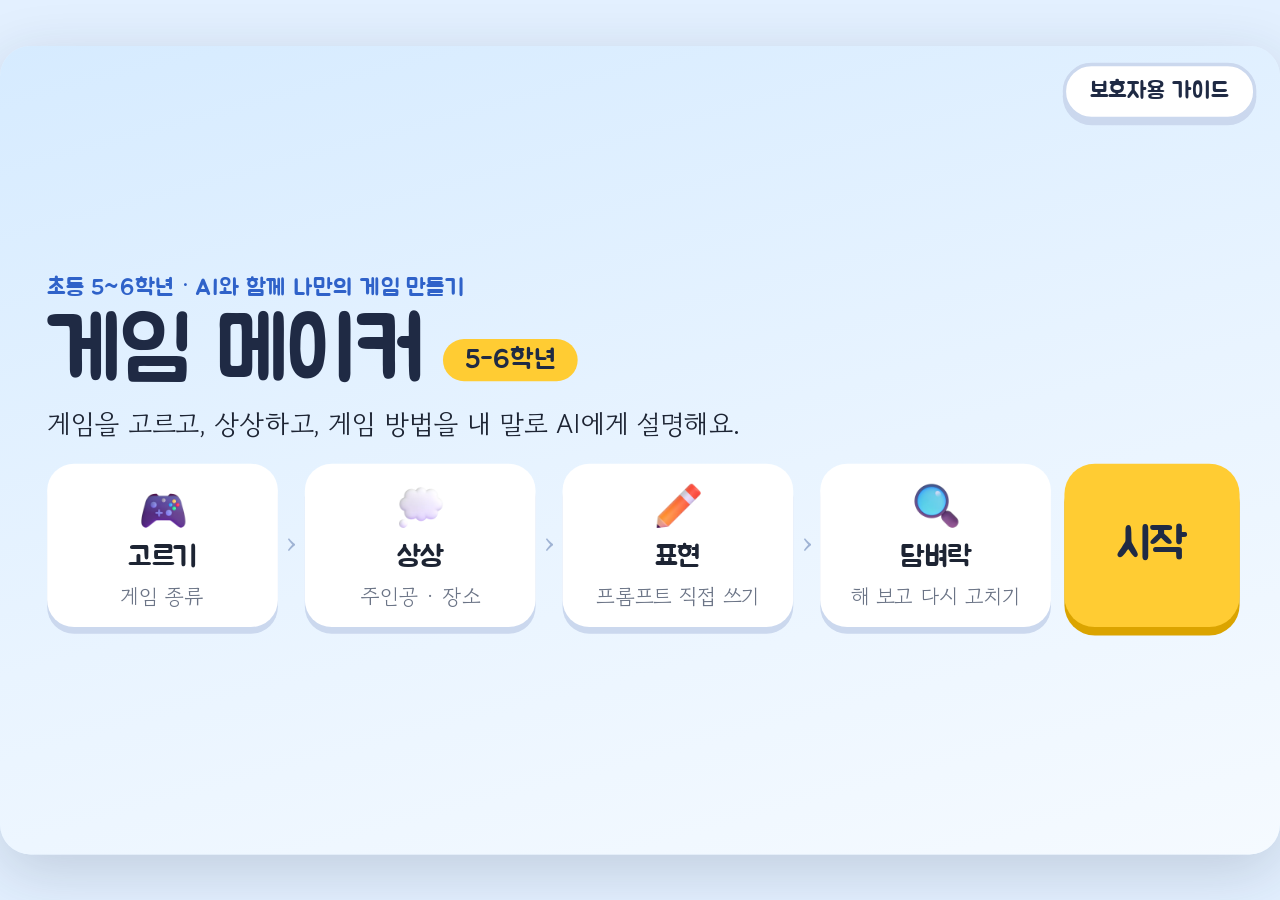
<file: play/5-6/game-maker/index.html>
<!doctype html>
<html lang="ko">
<head>
<meta charset="utf-8">
<meta name="viewport" content="width=device-width,initial-scale=1,maximum-scale=1,user-scalable=no,viewport-fit=cover">
<meta name="theme-color" content="#1f2a44">
<meta name="color-scheme" content="light dark">
<title>게임 메이커 — 5-6학년</title>
<link rel="icon" href="data:,">
<script>
/* 오류 모으기(점검 도구 · 기기 진단이 읽는다)와, 우리 주소의 글꼴 목록을 못 받았을 때 Google Fonts로 넘어가기.
   옛 브라우저에서도 돌도록 옛 문법으로만 쓴다. */
window.__errs = [];
window.addEventListener('error', function (e) { if (e && e.message) window.__errs.push(String(e.message) + (e.lineno ? ' (' + e.lineno + '줄)' : '')); });
window.addEventListener('unhandledrejection', function (e) { var r = e && e.reason; window.__errs.push('promise: ' + String((r && r.message) || r)); });
window.__gmFont = { own: 0, google: '' };
window.__gmGoogleFont = function (why) {
  if (window.__gmFont.google) return;
  window.__gmFont.google = why;
  var l = document.createElement('link'); l.rel = 'stylesheet';
  l.href = 'https://fonts.googleapis.com/css2?family=Jua&family=Gowun+Dodum&display=swap';
  document.head.appendChild(l);
};
try { performance.setResourceTimingBufferSize(800); } catch (e) {}
</script>
<link rel="stylesheet" href="fonts/fonts.css?v=bd9c386c" onload="__gmFont.own=1" onerror="__gmGoogleFont('error')">
<style>
/* 게임 메이커 새 판 — 5-6학년 시안 6판 (2026-11-12 휴먼쌤 "이 꼴로 옮기기": 화면 꼴 시안 2판대로)
   폰 · 태블릿: 가로로만. 왼쪽 차례 띠 · 가운데(질문은 위, 답은 화면 가득) · 오른쪽 큰 단추 하나. 기준 무대 760×320.
   PC(html.pc): 왼쪽 차례 칸 · 가운데 무대(질문 위, 이전 · 다음 아래). 기준 무대 1280×720.
   무대(.app)는 화면에 맞춰 통째로 커지고 작아진다(app.js의 layout). 아래로 밀어 내리는 화면은 없다. */
:root{
  color-scheme:light dark;   /* 11-13: 'only light'는 삼성 인터넷이 따르지 않았다. 다크를 스스로 다룬다고 알리고, 다크에서도 밝은 색을 그대로 쓴다(맨 아래 다크 규칙) */
  --ink:#1d2433;--soft:#4a5568;--mute:#6b7486;--line:#cbd8ee;--line2:#dde6f4;--navy:#1f2a44;--sky2:#eaf3ff;
  --cta:#ffcc33;--cta-d:#dba400;--cta-soft:#fff3c4;--blue:#2f62c9;--royal:#3f5efb;--teal:#0e9e90;--teal-soft:#dff3ef;--pop:#d9481f;--pop-soft:#ffe8dd;--night:#1f2a44;
  --disp:'Jua','Gowun Dodum','Apple SD Gothic Neo','Noto Sans KR','Noto Sans CJK KR','Malgun Gothic',sans-serif;
  --body:'Gowun Dodum','Apple SD Gothic Neo','Noto Sans KR','Noto Sans CJK KR','Malgun Gothic',sans-serif;
}
*,*::before,*::after{box-sizing:border-box}
[hidden]{display:none!important}
/* 11-15 휴먼쌤 "앱처럼 화면이 딱 고정 … 상하좌우 스크롤되는것처럼 하지말고": 페이지가 밀리거나 튕기지 않게(overscroll) ·
   두 손가락 확대와 두 번 눌러 확대를 막는다(touch-action에 pinch-zoom을 빼고, viewport도 user-scalable=no). 아이폰은 app.js에서 한 번 더 막는다 */
html,body{height:100%;margin:0;overflow:hidden;overscroll-behavior:none}
body{background:#e3f0ff;color:var(--ink);font-family:var(--body);word-break:keep-all;overflow-wrap:anywhere;-webkit-text-size-adjust:100%;text-size-adjust:100%;-webkit-tap-highlight-color:transparent;touch-action:pan-x pan-y}
button,input,textarea{font:inherit;color:inherit}
button{cursor:pointer;-webkit-user-select:none;user-select:none;appearance:none;-webkit-appearance:none}
b,strong{font-family:var(--disp);font-weight:400}
kbd{font-family:"Malgun Gothic",sans-serif;font-size:13px;line-height:1.5;background:#fff;border:1.5px solid var(--line);border-bottom-width:3px;border-radius:6px;padding:0 7px;color:var(--soft);white-space:nowrap}
:focus-visible{outline:3px solid var(--royal);outline-offset:2px}
.sr-only{position:absolute;width:1px;height:1px;overflow:hidden;clip-path:inset(50%);white-space:nowrap}
.nojs{margin:24px 16px;padding:14px;background:#fff;border-radius:12px}

/* ===== 무대 =====
   무대(.app)는 기준 크기로 그린 뒤 transform으로 줄이거나 키운다. 줄이기 전 크기가 화면보다 크면 폰 브라우저가 페이지를 넓게 잡으므로,
   화면에 붙은 틀(.stage) 안에 두고 넘치는 것은 잘라 낸다. */
.stage{position:fixed;top:0;right:0;bottom:0;left:0;overflow:hidden}
.app{position:absolute;left:0;top:0;width:760px;height:320px;transform-origin:0 0;display:grid;grid-template-columns:58px minmax(0,1fr) 96px;grid-template-rows:minmax(0,1fr);overflow:hidden;font-size:15px;line-height:1.45;background:linear-gradient(165deg,#d6ebff 0%,#e9f4ff 55%,#f5faff 100%)}
.app.noact{grid-template-columns:58px minmax(0,1fr)}
.app.noact .act{display:none}

/* 왼쪽 띠: 뒤로 · 네 걸음 · 재료 */
.rail{background:var(--navy);display:flex;flex-direction:column;align-items:center;padding:8px 0 9px;gap:4px;min-height:0;min-width:0}
.bk{flex:none;width:40px;height:40px;border-radius:50%;border:0;background:rgba(255,255,255,.16);color:#fff;display:grid;place-items:center;font-family:var(--disp);font-size:19px;line-height:1;padding:0}
.bk:active{background:rgba(255,255,255,.3)}
.pbrand,.tlink,.subs{display:none}
.ph{position:relative;list-style:none;margin:0;padding:0;flex:1;min-height:0;display:flex;flex-direction:column;justify-content:center;gap:5px;cursor:pointer}
.ph::before{content:'';position:absolute;left:50%;top:50%;height:150px;margin:-82px 0 0 -1px;width:2px;background:#3a4767}
.ph > li{position:relative;display:flex;flex-direction:column;align-items:center}
.phb{border:0;background:none;padding:0;display:flex;flex-direction:column;align-items:center;gap:1px;color:inherit}
.phb i{width:32px;height:32px;border-radius:50%;display:grid;place-items:center;font-style:normal;font-size:17px;line-height:1;background:#46537a}
.phb b{font-size:11.5px;line-height:1.2;color:#a9b7d3;background:var(--navy);padding:0 3px}
.ph > li.t .phb i{filter:saturate(.75)}
.ph > li.d .phb i{background:var(--teal);color:#fff;font-family:var(--disp);font-size:16px}
.ph > li.d .phb b{color:#a9e2d9}
.ph > li.c .phb i{background:var(--cta);box-shadow:0 0 0 3px rgba(255,204,51,.3)}
.ph > li.c .phb b{color:var(--cta)}
.rfoot{flex:none;display:flex;flex-direction:column;align-items:center}
.matb{display:flex;flex-direction:column;align-items:center;line-height:1.1;font-family:var(--disp)}
.matb b{font-size:16px;color:var(--cta)}
.matb small{font-size:11px;color:#93a3c2}

/* 가운데: 질문은 위, 답은 그 아래 가득 */
.ct{min-width:0;min-height:0;display:flex;flex-direction:column;gap:8px;padding:10px 14px 12px}
.hd{flex:none;display:flex;flex-direction:column;gap:3px;min-width:0}
.hd:empty{display:none}
.hd.center{align-items:center;text-align:center}
.crumb{display:flex;align-items:center;gap:8px;font-family:var(--disp);font-size:13px;line-height:1.3;color:var(--blue)}
.dots{display:inline-flex;gap:4px;align-items:center}
.dots i{width:7px;height:7px;border-radius:50%;background:#bdd0ec}
.dots i.d{background:var(--teal)}
.dots i.c{width:18px;border-radius:4px;background:var(--cta-d)}
.hd h1{margin:0;font-family:var(--disp);font-weight:400;font-size:23px;line-height:1.25;outline:none}
.hd .help{margin:0;font-size:14px;color:var(--soft)}
.hdrow{display:flex;align-items:flex-end;justify-content:space-between;gap:10px}
.cnt{flex:none;font-family:var(--disp);font-size:13px;color:var(--blue);background:#fff;border-radius:999px;padding:4px 12px;box-shadow:0 2px 0 var(--line2);white-space:nowrap}
.an{flex:1;min-height:0;min-width:0;display:flex;flex-direction:column;gap:8px}
.an.mid{justify-content:center}
.an.scroll{overflow-y:auto}
.app.tight .an{zoom:.9}
.app.tight2 .an{zoom:.8}
.note{margin:0;font-size:13px;color:var(--mute)}

/* 오른쪽: 큰 단추 하나 */
.act{display:flex;flex-direction:column;align-items:center;justify-content:center;gap:9px;padding-right:12px;min-width:0}
.act .prev,.act .keys,.go .gl,.go kbd{display:none}
.go{order:1;flex:none;width:78px;height:78px;border-radius:50%;border:0;background:var(--cta);box-shadow:0 5px 0 var(--cta-d);display:flex;flex-direction:column;align-items:center;justify-content:center;gap:2px;font-family:var(--disp);font-size:19px;line-height:1.1;color:var(--navy);text-align:center;padding:0}
.go i{font-style:normal;font-size:13px;line-height:1}
.go:active{transform:translateY(3px);box-shadow:0 2px 0 var(--cta-d)}
.go:disabled{background:#e4eaf4;box-shadow:0 5px 0 #cbd5e5;color:#8a96ac;cursor:not-allowed;transform:none}
.go.sm{font-size:16.5px}
.go.big{width:96px;height:96px;font-size:25px}
.act .sub{order:2;border:0;background:none;font-size:12.5px;line-height:1.3;color:var(--mute);text-align:center;text-decoration:underline;padding:7px 4px}
.act .sub.teal{font-family:var(--disp);font-size:13.5px;line-height:1.2;color:var(--teal);background:var(--teal-soft);border-radius:14px;padding:8px 9px;text-decoration:none}
.anote{order:3;font-size:12.5px;line-height:1.3;color:var(--mute);text-align:center}
.anote:empty{display:none}

/* 고르기: 그림 카드와 글 카드 */
.tiles{flex:1;min-height:0;display:grid;grid-template-columns:repeat(var(--cols,3),minmax(0,1fr));grid-auto-rows:minmax(0,1fr);gap:8px}
.tile{position:relative;display:flex;flex-direction:column;align-items:center;justify-content:center;gap:3px;background:#fff;border:2px solid var(--line);border-radius:16px;box-shadow:0 4px 0 var(--line);text-align:center;padding:6px 8px;min-width:0;min-height:0;color:var(--ink)}
button.tile:active{transform:translateY(2px);box-shadow:0 2px 0 var(--line)}
.tile .tl{font-family:var(--disp);font-size:16.5px;line-height:1.25}
.tile small{font-size:12.5px;line-height:1.3;color:var(--mute)}
.tile .pic{flex:none;width:58px;height:58px;border-radius:50%;background:var(--sky2);display:grid;place-items:center;font-size:33px;line-height:1;margin-bottom:2px}
.tiles.r2 .tile .pic{width:38px;height:38px;font-size:22px;margin:0}
.tile.on{background:var(--cta-soft);border-color:var(--cta-d);box-shadow:0 4px 0 var(--cta-d)}
.tile.on .pic{background:#fff}
.tile .mk{position:absolute;right:7px;top:7px;width:22px;height:22px;border-radius:50%;background:var(--cta-d);color:#fff;display:none;place-items:center;font-family:var(--disp);font-size:13px;line-height:1}
.tile.on .mk{display:grid}
.tile .k{display:none}
.tile .num{position:absolute;left:8px;top:8px;width:24px;height:24px;border-radius:50%;background:var(--cta);display:grid;place-items:center;font-family:var(--disp);font-size:14px}
.more{flex:none;display:flex;gap:8px;align-items:center}
.ghostb{font-family:var(--disp);font-size:14px;line-height:1.2;padding:9px 15px;border-radius:999px;background:#fff;border:2px solid var(--line);color:var(--navy);white-space:nowrap}
.ghostb.strong{background:var(--cta);border-color:var(--cta-d)}
.ghostb.on{background:var(--cta-soft);border-color:var(--cta-d)}

/* 시작 */
.app.start{grid-template-columns:minmax(0,1fr) 134px}
.app.start .rail{display:none}
.app.start .ct{padding:12px 6px 12px 28px;justify-content:center}
.app.start .an{flex:none;gap:0}
.eyebrow2{font-family:var(--disp);font-size:13.5px;color:var(--blue)}
.title{margin:1px 0 3px;font-family:var(--disp);font-weight:400;font-size:52px;line-height:1.05;color:var(--navy);outline:none}
.title span{display:inline-block;vertical-align:middle;margin-left:10px;font-size:16px;background:var(--cta);border-radius:999px;padding:4px 13px}
.lede{margin:0 0 12px;font-size:16px}
.road{display:flex;align-items:stretch;gap:5px}
.road div{flex:1;display:flex;flex-direction:column;align-items:center;justify-content:center;gap:1px;background:#fff;border-radius:16px;box-shadow:0 4px 0 var(--line);padding:9px 4px 10px;text-align:center}
.road i{font-style:normal;font-size:29px;line-height:1.15}
.road b{font-size:17px;line-height:1.2}
.road small{font-size:12.5px;color:var(--mute)}
.road em{align-self:center;font-style:normal;font-family:var(--disp);font-size:20px;color:#9fb3d4}
.foot2{margin-top:12px;display:flex;align-items:center;gap:16px;font-size:13px;color:var(--mute)}
.tlink2{border:0;background:none;padding:6px 0;font-size:13px;color:var(--mute);text-decoration:underline}
.sianv{margin-left:auto;font-family:var(--disp);font-size:12px;color:var(--cta);background:var(--navy);border-radius:999px;padding:2px 10px}

/* 오늘 배우는 것 · 약속 */
.goalcards{flex:1;min-height:0;display:grid;grid-template-columns:repeat(3,minmax(0,1fr));gap:10px}
.goalc{display:flex;flex-direction:column;align-items:center;justify-content:center;gap:8px;background:#fff;border-radius:18px;box-shadow:0 4px 0 var(--line);padding:10px 14px;text-align:center;font-size:15.5px;line-height:1.45}
.goalc b{flex:none;width:38px;height:38px;border-radius:50%;background:var(--cta);display:grid;place-items:center;font-size:20px;line-height:1}
.pledges{flex:1;min-height:0;display:grid;grid-template-columns:1fr 1fr;grid-auto-rows:minmax(0,1fr);gap:10px}
.pl{display:flex;align-items:center;gap:12px;text-align:left;background:#fff;border:2px solid var(--line);border-radius:16px;box-shadow:0 3px 0 var(--line);padding:6px 14px;font-size:15.5px;line-height:1.4;color:var(--ink)}
.pl i{flex:none;width:30px;height:30px;border-radius:9px;border:2.5px solid var(--line);display:grid;place-items:center;font-style:normal;font-family:var(--disp);font-size:17px;line-height:1;color:transparent;background:#fff}
.pl.on{border-color:var(--teal);box-shadow:0 3px 0 var(--teal);background:#f2fbf9}
.pl.on i{background:var(--teal);border-color:var(--teal);color:#fff}

/* 둘 중 하나 */
.vsrow{flex:1;min-height:0;display:grid;grid-template-columns:1fr 44px 1fr;gap:10px}
.vcard{position:relative;display:flex;flex-direction:column;align-items:center;justify-content:center;gap:4px;border-radius:24px;border:3px solid;text-align:center;padding:8px;color:var(--ink);min-width:0}
.vcard.a{background:#e7f2ff;border-color:#9cc1f2;box-shadow:0 5px 0 #9cc1f2}
.vcard.b{background:#fff1e3;border-color:#f3bb86;box-shadow:0 5px 0 #f3bb86}
.vcard:active{transform:translateY(3px)}
.vcard i{font-style:normal;font-size:64px;line-height:1.1}
.vcard .tl{font-family:var(--disp);font-size:23px;line-height:1.25}
.vcard.on::after{content:'✓ 고른 것';position:absolute;right:12px;top:10px;font-family:var(--disp);font-size:13px;color:#fff;background:var(--navy);border-radius:999px;padding:2px 10px}
.vcard .k{display:none}
.vs{align-self:center;width:44px;height:44px;border-radius:50%;background:var(--navy);color:var(--cta);font-family:var(--disp);font-size:15px;display:grid;place-items:center}
.hint{flex:none;margin:0;text-align:center;font-size:13px;color:var(--mute)}

/* 글 쓰기 */
.ask{display:flex;align-items:center;gap:13px;margin-top:2px}
.avatar{flex:none;width:58px;height:58px;border-radius:50%;background:var(--cta-soft);border:3px solid var(--cta-d);display:grid;place-items:center;font-size:32px;line-height:1}
.bubble{position:relative;background:#fff;border-radius:18px;padding:8px 16px 9px;box-shadow:0 3px 0 var(--line)}
.bubble::before{content:'';position:absolute;left:-9px;top:50%;margin-top:-9px;border:9px solid transparent;border-left:0;border-right-color:#fff}
.bubble h1{font-size:23px}
.bubble small{display:block;font-size:13.5px;color:var(--soft)}
.fieldblk{display:flex;flex-direction:column;gap:6px;min-width:0}
.fieldblk.grow{flex:1;min-height:0}
.kbq,.kbok{display:none}
.flabel{font-family:var(--disp);font-size:14.5px;line-height:1.3;color:var(--soft)}
.frow{flex:none;display:flex;gap:8px;align-items:stretch;min-height:0}
.fieldblk.grow .frow{flex:1}
.frow input,.frow textarea{flex:1;min-width:0;border:2.5px solid var(--line);border-radius:16px;background:#fff;outline:none;resize:none}
.frow input{height:56px;padding:0 16px;font-size:21px}
.frow textarea{height:76px;padding:9px 14px;font-size:17px;line-height:1.55}
.fieldblk.grow .frow textarea{height:auto}
.frow input:focus,.frow textarea:focus{border-color:var(--blue);box-shadow:0 0 0 4px rgba(47,98,201,.12)}
.frow ::placeholder{color:#9aa5b8}
.warn{margin:0;padding:6px 12px;border-radius:12px;background:var(--pop-soft);color:var(--pop);font-size:13.5px;line-height:1.4}
.idea-l{font-size:13px;color:var(--mute)}
.ideas{display:flex;flex-wrap:wrap;gap:8px}
.idea{font-size:16px;line-height:1.2;padding:11px 17px;border-radius:999px;background:#fff;border:2px solid var(--line);box-shadow:0 3px 0 var(--line);color:var(--ink);text-align:left}
.idea.on{background:var(--cta-soft);border-color:var(--cta-d);box-shadow:0 3px 0 var(--cta-d)}
.fieldblk.side{display:grid;grid-template-columns:minmax(0,1fr) minmax(0,1fr);grid-template-rows:auto minmax(0,1fr) auto;column-gap:12px;row-gap:4px;flex:1;min-height:0}
.fieldblk.side .frow{grid-column:1;grid-row:1 / 3}
.fieldblk.side .frow textarea{height:auto}
.fieldblk.side .warn{grid-column:1;grid-row:3}
.fieldblk.side .idea-l{grid-column:2;grid-row:1}
.fieldblk.side .ideas{grid-column:2;grid-row:2 / 4;flex-direction:column;flex-wrap:nowrap;gap:6px;min-height:0}
.fieldblk.side .idea{border-radius:14px;font-size:14.5px;line-height:1.35;padding:8px 12px;flex:0 1 auto}
.cols2{flex:1;min-height:0;display:grid;grid-template-columns:repeat(var(--cols,2),minmax(0,1fr));gap:12px;align-content:center}

/* 자판이 열렸을 때(폰 · 태블릿): 글 칸만 화면 위쪽에 남긴다 */
.pcx{display:none}
.pc .pcx{display:inline}
.kb .app .fieldblk.kbkeep{position:absolute;left:0;right:0;top:var(--vvt,0px);height:var(--vvh,144px);z-index:40;background:#e3f0ff;padding:7px 12px;gap:6px;display:flex;flex-direction:column}
.kb .app .kbkeep .kbq{display:block;flex:none;font-family:var(--disp);font-size:16px;line-height:1.3;white-space:nowrap;overflow:hidden;text-overflow:ellipsis}
.kb .app .kbkeep .kbok{display:block;flex:none;align-self:center;border:0;font-family:var(--disp);font-size:17px;background:var(--cta);box-shadow:0 4px 0 var(--cta-d);border-radius:16px;padding:12px 16px;color:var(--navy)}
.kb .app .kbkeep .flabel,.kb .app .kbkeep .idea-l,.kb .app .kbkeep .strow{display:none}
.kb .app .kbkeep .frow{flex:none;grid-column:auto;grid-row:auto}
.kb .app .kbkeep.area .frow{flex:1;min-height:0}
.kb .app .kbkeep .frow input{height:46px;font-size:19px}
.kb .app .kbkeep .frow textarea{height:auto;font-size:16px;line-height:1.5;padding:7px 12px}
.kb .app .kbkeep .ideas{flex:none;flex-direction:row;flex-wrap:nowrap;overflow:hidden;gap:6px}
.kb .app .kbkeep .idea{flex:none;padding:5px 12px;font-size:14px;line-height:1.3;white-space:nowrap;box-shadow:none;border-radius:999px}
.kb .app .kbkeep .matrow{flex-wrap:nowrap;overflow:hidden}
.kb .app .kbkeep .matchip{flex:none;padding:5px 10px}
.kb .app .kbkeep .matchip small{display:none}
.kb .devbar{display:none}

/* 놀이: 놀이판은 가운데, 누르는 단추는 오른손, 점수와 안내는 왼쪽 */
.app.game{grid-template-columns:minmax(0,1fr)}
.app.game .rail,.app.game .act,.app.game .hd{display:none}
.app.game .ct{padding:0}
.gscreen{display:grid;height:100%;grid-template-columns:190px auto minmax(214px,1fr);grid-template-rows:auto auto auto auto auto minmax(0,1fr) auto;grid-template-areas:"top arena pad" "ttl arena pad" "hud arena pad" "msg arena pad" "leg arena pad" ". arena pad" "skip arena pad";column-gap:12px;row-gap:8px;padding:10px 14px 12px}
.g-run .gscreen{grid-template-columns:190px auto minmax(150px,1fr)}
.groot{display:contents}
.gtop{grid-area:top;display:flex;align-items:center;gap:8px}
.bk.lt{background:#fff;color:var(--navy);box-shadow:0 2px 0 var(--line)}
.gtag{font-family:var(--disp);font-size:13px;line-height:1.3;background:var(--navy);color:#fff;border-radius:999px;padding:3px 11px}
.gscreen h1{grid-area:ttl;margin:2px 0 0;font-family:var(--disp);font-weight:400;font-size:26px;line-height:1.2;outline:none}
.gscreen .hud{grid-area:hud}
.gscreen .gmsg{grid-area:msg}
.gscreen .glegend{grid-area:leg}
.gscreen .skip{grid-area:skip;justify-self:start;border:0;background:none;padding:6px 0;font-size:13px;color:var(--mute);text-decoration:underline}
.gscreen .arena{grid-area:arena;align-self:center}
.gscreen .pad{grid-area:pad;align-self:center;justify-self:center}
.pchint{display:none}
.hud{display:flex;align-items:center;gap:8px;font-family:var(--disp)}
.scorebox{font-size:19px;line-height:1.4;background:var(--cta);border-radius:12px;padding:2px 12px;white-space:nowrap}
.timebar{flex:1;height:14px;border:2px solid var(--line);border-radius:999px;background:#fff;overflow:hidden}
.timebar i{display:block;height:100%;width:100%;background:var(--blue)}
.hudnote{font-family:var(--body);font-size:13.5px;color:var(--mute)}
.gmsg{margin:0;font-size:15px;line-height:1.45;min-height:1.45em}
.glegend{margin:0;font-size:13.5px;color:var(--soft)}
.arena{position:relative;border-radius:20px;overflow:hidden;touch-action:none;user-select:none;-webkit-user-select:none;background:radial-gradient(circle at 20% 15%,rgba(255,255,255,.14) 1.5px,transparent 2.5px) 0 0/40px 40px,var(--arena,var(--night))}
.gscreen .arena.maze,.gscreen .arena.whack{width:min(calc(var(--lh,320px) - 22px),calc(var(--lw,760px) - 456px));aspect-ratio:1}
.gscreen .arena.dodge{height:calc(var(--lh,320px) - 22px);max-width:calc(var(--lw,760px) - 456px);aspect-ratio:9/10}
.gscreen .arena.run{width:min(calc((var(--lh,320px) - 22px)*1.6),calc(var(--lw,760px) - 392px));aspect-ratio:16/10}
.arena.maze{padding:6px}
.arena.whack{display:grid;grid-template-columns:repeat(3,1fr);gap:8px;padding:10px}
.count{position:absolute;top:0;right:0;bottom:0;left:0;z-index:3;display:grid;place-items:center;font-family:var(--disp);font-size:66px;color:#fff;background:rgba(31,42,68,.62)}
.obj{position:absolute;left:0;top:0;font-size:28px;line-height:1;will-change:transform;pointer-events:none}
.player{position:absolute;left:0;bottom:3%;display:flex;flex-direction:column;align-items:center;will-change:transform;pointer-events:none}
.player .pe{font-size:38px;line-height:1}
.player .pn,.rhero .pn{font-family:var(--disp);font-size:12px;color:#fff;background:rgba(0,0,0,.4);border-radius:999px;padding:0 7px;white-space:nowrap}
.player .pn{margin-top:2px}
.player.inv,.rhero.inv{opacity:.4}
.arena.shake{animation:shake .25s}
@keyframes shake{25%{transform:translateX(-5px)}75%{transform:translateX(5px)}}
.mgrid{display:grid;grid-template-columns:repeat(7,1fr);grid-template-rows:repeat(7,1fr);width:100%;height:100%}
.mgrid span{display:grid;place-items:center;font-size:24px;line-height:1;min-width:0;min-height:0}
.mgrid .w{background:var(--accent,#40507c);border-radius:7px;margin:1.5px}
.rground{position:absolute;left:0;right:0;bottom:0;height:22%;background:var(--accent,#40507c)}
.rhero{position:absolute;left:18%;bottom:22%;width:0;display:flex;flex-direction:column-reverse;align-items:center;will-change:transform;pointer-events:none}
.rhero .pe{font-size:34px;line-height:1}
.rhero .pn{margin-bottom:2px}
.robj{position:absolute;left:0;bottom:22%;margin-left:-.5em;font-size:27px;line-height:1;will-change:transform;pointer-events:none}
.robj.star{bottom:52%}
.hole{border:0;border-radius:16px;background:var(--accent,#2c3a5e);box-shadow:inset 0 -7px 0 rgba(0,0,0,.18);position:relative;overflow:hidden;padding:0}
.hole.hit{background:var(--cta)}
.hole.bad{background:var(--pop)}
.pop{position:absolute;top:0;right:0;bottom:0;left:0;display:grid;place-items:center;font-size:40px;transform:translateY(108%);transition:transform .09s ease-out;pointer-events:none}
.hole.up .pop{transform:none}
.pad{display:flex;gap:12px}
.padbtn{flex:none;width:84px;height:84px;border-radius:50%;border:0;background:var(--cta);box-shadow:0 5px 0 var(--cta-d);color:var(--navy);font-size:26px;line-height:1;padding:0;touch-action:none;display:flex;align-items:center;justify-content:center;white-space:nowrap;overflow-wrap:normal}
.padbtn:active{transform:translateY(3px);box-shadow:0 2px 0 var(--cta-d)}
.dpad{display:grid;grid-template-columns:repeat(3,62px);grid-template-rows:repeat(3,62px);gap:4px;grid-template-areas:". up ." "left . right" ". down ."}
.dpad .padbtn{width:62px;height:62px;font-size:21px}
.dpad [data-m="-1,0"]{grid-area:up}.dpad [data-m="0,-1"]{grid-area:left}.dpad [data-m="1,0"]{grid-area:down}.dpad [data-m="0,1"]{grid-area:right}
.padbtn.jump{width:112px;height:112px;font-family:var(--disp);font-size:23px}
/* 빠르기 실험 */
.app.lab .gscreen{grid-template-rows:auto auto auto minmax(0,1fr) auto;grid-template-areas:"top arena pad" "ttl arena pad" "seg arena pad" ". arena pad" "go arena pad"}
.app.lab .gscreen h1{font-size:17px;line-height:1.3}
.app.lab .hud,.app.lab .gmsg,.app.lab .glegend{display:none}
.seg{grid-area:seg;display:flex;flex-direction:column;gap:6px}
.seg button{height:38px;border-radius:12px;border:2px solid var(--line);background:#fff;font-family:var(--disp);font-size:16px;color:var(--ink);padding:0 8px}
.seg button[aria-pressed="true"]{background:var(--cta);border-color:var(--cta-d)}
.seg.row{flex-direction:row}
.seg.row button{flex:1;height:56px;font-size:19px}
.gconfirm{grid-area:go;border:0;height:46px;border-radius:16px;background:var(--cta);box-shadow:0 4px 0 var(--cta-d);font-family:var(--disp);font-size:16px;color:var(--navy);padding:0 8px}
/* 미리 해 볼 수 없는 놀이의 그림 */
.stubwrap{flex:1;min-height:0;display:grid;grid-template-columns:auto minmax(0,1fr);gap:16px;align-items:center}
.stub{--c1:#1f2a44;--c2:#ffcc33;width:250px;border-radius:16px;background:var(--c1);overflow:hidden}
.stub.match{display:grid;grid-template-columns:repeat(4,1fr);gap:7px;padding:10px}
.stub .mc{aspect-ratio:3/4;border-radius:9px;background:var(--c2);display:grid;place-items:center;font-size:22px}
.stub .mc.open{background:#fff}
.stub.quiz{display:flex;flex-direction:column;gap:8px;align-items:center;padding:18px;color:#fff;font-family:var(--disp)}
.stub.quiz .qh{font-size:40px;line-height:1}
.stub.quiz .qb{background:#fff;color:var(--ink);border-radius:12px;padding:6px 14px}
.stub.quiz .qo{letter-spacing:6px;color:var(--c2)}
.sianbox{font-size:15px;line-height:1.5;border:1.5px dashed #9fb3c9;border-radius:14px;padding:10px 14px;color:var(--soft);background:rgba(255,255,255,.7)}

/* 내 놀이 카드 · 한 판 안내 */
.gcard{flex:1;min-height:0;display:grid;grid-template-columns:1.1fr 1fr 1fr;gap:10px;align-items:stretch}
.gcard > div{display:flex;flex-direction:column;justify-content:center;gap:3px;border-radius:18px;padding:10px 14px;background:#fff;box-shadow:0 4px 0 var(--line)}
.gcard > .main{background:var(--navy);color:#fff;box-shadow:0 4px 0 #111a2e}
.gcard small{font-size:13px;color:var(--mute)}
.gcard .main small{color:#c9d6ee}
.gcard b{font-size:20px;line-height:1.25}
.gcard .main b{font-size:25px;color:var(--cta)}
.gcard .nick{font-size:13.5px;color:#c9d6ee;margin-top:4px}
.gcard .nick b{font-size:16px;color:#fff}
.showcase{flex:1;min-height:0;display:flex;align-items:center;gap:18px;border-radius:22px;padding:14px 20px;background:radial-gradient(circle at 20% 15%,rgba(255,255,255,.14) 1.5px,transparent 2.5px) 0 0/40px 40px,var(--arena,var(--night));color:#fff}
.showcase .big{flex:none;font-size:82px;line-height:1}
.showcase p{margin:0;font-size:16.5px;line-height:1.5}
.showcase .chipl{display:inline-block;margin-bottom:6px;font-family:var(--disp);font-size:13.5px;color:var(--navy);background:var(--cta);border-radius:999px;padding:2px 12px}
.showcase.light{color:var(--ink);box-shadow:inset 0 0 0 2px var(--line)}

/* 상상 칸의 장치들 */
.emo{flex:1;min-height:0;display:grid;grid-template-columns:repeat(8,minmax(0,1fr));grid-auto-rows:minmax(0,1fr);gap:6px}
.em{border:2px solid var(--line);border-radius:14px;background:#fff;font-size:30px;line-height:1;padding:0}
.em[aria-pressed="true"]{background:var(--cta-soft);border-color:var(--cta-d);box-shadow:0 0 0 2px var(--cta-d)}
.drawrow{flex:none;display:grid;grid-template-columns:1fr 1fr auto;gap:10px;align-items:stretch}
.dcard{display:flex;flex-direction:column;align-items:center;justify-content:center;gap:4px;min-height:84px;padding:8px 10px;border:2px solid #7fcfc4;border-radius:18px;background:#d9f4ef;box-shadow:0 4px 0 #7fcfc4;text-align:center;color:var(--ink)}
.dcard small{font-family:var(--disp);font-size:12.5px;background:#fff;border-radius:999px;padding:0 10px;color:var(--teal)}
.dcard b{font-size:20px;line-height:1.25}
.dcard.flip{animation:flip .32s ease-out}
@keyframes flip{0%{transform:rotateY(90deg) scale(.96)}100%{transform:none}}
.drawbtn{border:0;border-radius:18px;background:var(--cta);box-shadow:0 4px 0 var(--cta-d);font-family:var(--disp);font-size:16px;line-height:1.25;color:var(--navy);padding:8px 16px}
.twrow{flex:1;min-height:0;display:grid;grid-template-columns:210px minmax(0,1fr);gap:12px}
.dcard.tw{min-height:0;background:#ffe9d6;border-color:#f0b98a;box-shadow:0 4px 0 #f0b98a}
.dcard.tw small{color:#b3590f}
.dcard.tw b{font-size:15.5px;line-height:1.45}
.sws{flex:1;min-height:0;display:grid;grid-template-columns:repeat(5,minmax(0,1fr));grid-auto-rows:minmax(0,1fr);gap:8px}
.swb{position:relative;display:flex;flex-direction:column;align-items:center;justify-content:center;gap:4px;border:2px solid var(--line);border-radius:16px;background:#fff;box-shadow:0 3px 0 var(--line);padding:4px 2px;font-family:var(--disp);font-size:14.5px;color:var(--ink)}
.swb i{width:36px;height:36px;border-radius:50%;border:2px solid rgba(31,42,68,.18)}
.swb[aria-pressed="true"]{background:var(--cta-soft);border-color:var(--cta-d);box-shadow:0 3px 0 var(--cta-d)}
.swb .mk{position:absolute;right:6px;top:6px;width:20px;height:20px;border-radius:50%;background:var(--cta-d);color:#fff;display:none;place-items:center;font-size:12px;line-height:1}
.swb[aria-pressed="true"] .mk{display:grid}
.cols3{flex:1;min-height:0;display:grid;grid-template-columns:1.15fr 1.05fr .9fr;gap:10px}
.ncard{display:flex;flex-direction:column;background:#fff;border:2px solid var(--line);border-radius:18px;box-shadow:0 4px 0 var(--line);padding:9px 12px 10px;gap:4px;min-width:0}
.ncard header{display:flex;align-items:center;gap:6px;font-family:var(--disp);font-size:16.5px;line-height:1.3}
.ncard header i{font-style:normal;font-size:17px}
.ncard .midc{flex:1;display:flex;flex-direction:column;align-items:center;justify-content:center;gap:5px}
.hearts{display:flex;gap:1px}
.hearts button{width:35px;height:42px;border:0;background:none;padding:0;display:grid;place-items:center;font-size:30px;line-height:1;color:#d5dcea}
.hearts button.f{color:#e2485f}
.val{font-family:var(--disp);font-size:20px;line-height:1.2}
.optg{display:grid;gap:6px;width:100%}
.optg.g2{grid-template-columns:1fr 1fr}
.optg button{display:grid;place-items:center;height:42px;border-radius:12px;border:2px solid var(--line);background:#fff;font-family:var(--disp);font-size:17px;color:var(--ink);padding:0}
.optg button[aria-pressed="true"]{background:var(--cta-soft);border-color:var(--cta-d)}

/* 엮기 */
.oneline{flex:none;align-self:flex-start;max-width:100%;font-size:17px;line-height:1.4;background:#fff;border:2px dashed #9fb3c9;border-radius:14px;padding:6px 14px}
.reveal{flex:none;margin:0;font-size:14px;line-height:1.45;background:var(--cta-soft);border:2px solid var(--cta-d);border-radius:14px;padding:6px 12px}
.matrow{flex:none;display:flex;flex-wrap:wrap;gap:6px}
.matchip{display:flex;flex-direction:column;justify-content:center;align-items:flex-start;padding:3px 9px 4px;border-radius:12px;border:2px solid var(--line);background:#fff;line-height:1.2;white-space:nowrap;color:var(--ink)}
.matchip small{font-size:11.5px;color:var(--mute)}
.matchip b{font-size:15px}
.matchip.in{background:var(--teal-soft);border-color:#8fd3c8}
.matchip.in b::after{content:' ✓';color:var(--teal)}
.strow{flex:none;display:flex;align-items:center;justify-content:space-between;gap:10px;font-size:13.5px;color:var(--soft)}
.pips{display:inline-flex;gap:3px;margin-right:8px;vertical-align:-1px}
.pips i{width:12px;height:12px;border-radius:4px;background:#d5dfef}
.pips i.on{background:var(--teal)}
.paper{flex:1;min-height:0;display:flex;flex-direction:column;gap:6px;background:#fff;border:2px solid var(--line);border-radius:18px;box-shadow:0 4px 0 var(--line);padding:9px 12px 10px 14px;overflow:hidden}
.paper header{flex:none;display:flex;align-items:center;gap:8px}
.paper header b{font-size:15px;line-height:1.5;color:#fff;background:var(--blue);border-radius:9px;padding:2px 11px}
.paper header em{font-style:normal;font-family:var(--disp);font-size:13px;color:var(--teal)}
.editb{font-family:var(--disp);font-size:14px;line-height:1.2;padding:8px 14px;border-radius:999px;background:var(--sky2);border:2px solid var(--line);color:var(--navy);white-space:nowrap}
.paper .editb{margin-left:auto}
.paper p{flex:1;min-height:0;margin:0;font-size:16.5px;line-height:1.6;overflow:hidden}
.paper p.s1{font-size:15px;line-height:1.55}
.paper p.s2{font-size:13.5px;line-height:1.5}
.paper p.s3{font-size:13.5px;line-height:1.5;overflow-y:auto}
.pager{flex:none;display:flex;align-items:center;gap:6px}
.pager button{flex:none;min-width:28px;height:28px;border-radius:14px;display:inline-flex;align-items:center;justify-content:center;gap:5px;font-family:var(--disp);font-size:13.5px;line-height:1;background:#fff;border:2px solid var(--line);color:var(--mute);padding:0 4px}
.pager button span{display:none}
.pager button.d{background:var(--teal-soft);border-color:var(--teal);color:var(--teal)}
.pager button.c{background:var(--cta);border-color:var(--cta-d);color:var(--navy);padding:0 12px}
.pager button.c span{display:inline}
.pager button em{display:none}
.pager .tip{margin-left:auto;font-size:13px;color:var(--mute);white-space:nowrap}
.grow2{flex:none;display:flex;align-items:center;gap:8px}
.gbox{display:flex;flex-direction:column;background:#fff;border-radius:14px;box-shadow:0 3px 0 var(--line2);padding:5px 12px 6px;line-height:1.25;min-width:0}
.gbox small{font-family:var(--disp);font-size:12px;color:var(--mute)}
.gbox b{font-size:16px;white-space:nowrap}
.gbox.now{background:var(--cta-soft);box-shadow:0 3px 0 var(--cta-d)}
.gbox.now b{font-size:21px}
.garr{font-family:var(--disp);color:var(--mute);font-size:18px}
.grow2 .cnt{margin-left:auto}
.pv{position:relative;flex:1;min-height:0;overflow:hidden;background:#fff;border:2px solid var(--line);border-radius:16px;padding:9px 13px}
.pv p{margin:0 0 5px;font-size:14.5px;line-height:1.55}
.pv::after{content:'';position:absolute;left:0;right:0;bottom:0;height:52%;background:linear-gradient(rgba(255,255,255,0),#fff 82%);pointer-events:none}
.pv .editb{position:absolute;right:10px;bottom:9px;z-index:1}
.ptag{display:inline-block;font-family:var(--disp);font-size:12.5px;line-height:1.5;color:#fff;background:var(--blue);border-radius:7px;padding:0 7px;margin-right:6px}
.todo3{flex:none;display:flex;flex-wrap:wrap;align-items:center;gap:2px 7px;font-size:13px;line-height:1.5;color:var(--soft)}
.todo3 b{display:inline-grid;place-items:center;width:19px;height:19px;border-radius:50%;background:var(--navy);color:#fff;font-size:11.5px;line-height:1;margin-right:5px;vertical-align:1px}
.todo3 em{font-style:normal;color:#9fb3d4}

/* 확인 */
.app.check{grid-template-columns:58px minmax(0,1fr) 120px}
.steps9{flex:none;display:flex;gap:6px}
.steps9 button{flex:none;width:28px;height:28px;border-radius:50%;display:grid;place-items:center;font-family:var(--disp);font-size:13px;line-height:1;background:#fff;border:2px solid var(--line);color:var(--mute);padding:0}
.steps9 button span{display:none}
.steps9 button.o{background:var(--teal-soft);border-color:var(--teal);color:var(--teal)}
.steps9 button.x{background:var(--pop-soft);border-color:var(--pop);color:var(--pop)}
.steps9 button.c{background:var(--cta);border-color:var(--cta-d);color:var(--navy);box-shadow:0 0 0 2px #fff,0 0 0 4px var(--cta-d)}
.qbig{flex:1;min-height:0;display:flex;flex-direction:column;align-items:center;justify-content:center;gap:6px;background:#fff;border:2px solid var(--line);border-radius:22px;box-shadow:0 4px 0 var(--line);padding:10px 26px;text-align:center}
.qbig small{font-family:var(--disp);font-size:14px;color:var(--blue)}
.qbig b{font-size:25px;line-height:1.35}
.act.ox{gap:14px;padding-right:16px}
.obtn,.xbtn{flex:none;width:86px;height:86px;border-radius:50%;display:flex;flex-direction:column;align-items:center;justify-content:center;gap:1px;font-family:var(--disp);line-height:1.05;border:3px solid;background:#fff;padding:0}
.obtn{border-color:var(--teal);color:var(--teal);box-shadow:0 5px 0 var(--teal)}
.xbtn{border-color:var(--pop);color:var(--pop);box-shadow:0 5px 0 var(--pop)}
.obtn:active,.xbtn:active{transform:translateY(3px)}
.obtn[aria-pressed="true"]{background:var(--teal-soft)}
.xbtn[aria-pressed="true"]{background:var(--pop-soft)}
.obtn i,.xbtn i{font-style:normal;font-size:30px;line-height:1}
.obtn span,.xbtn span{font-size:14.5px}
.obtn .gl,.xbtn .gl{display:none}
.fixed{flex:none;margin:0;font-family:var(--disp);font-size:17px;line-height:1.35;color:var(--pop)}
.rbox{flex:1;min-height:0;overflow:hidden;border:2px solid var(--line);border-radius:16px;padding:10px 14px;background:#fff;font-size:16.5px;line-height:1.6}
.donegrid{flex:1;min-height:0;display:grid;grid-template-columns:1.25fr 1fr;gap:12px}
.did{margin:0;padding:0;list-style:none;display:flex;flex-direction:column;justify-content:center;gap:5px}
.did li{position:relative;padding:5px 12px 5px 34px;background:#fff;border:2px solid var(--line2);border-radius:13px;font-size:14px;line-height:1.4}
.did li::before{content:'✓';position:absolute;left:11px;top:5px;font-family:var(--disp);color:var(--teal)}
.cando{display:flex;flex-direction:column;justify-content:center;gap:4px;background:var(--navy);color:#fff;border-radius:18px;padding:10px 14px}
.cando h2{margin:0;font-family:var(--disp);font-weight:400;font-size:16px;color:var(--cta)}
.cando ol{margin:0;padding-left:1.2em;font-size:13.5px;line-height:1.5}
.endbtns{order:2;display:flex;flex-direction:column;gap:8px}

/* 열리는 창 · 알림 · 시안 도구 */
.sheetwrap{position:absolute;top:0;right:0;bottom:0;left:0;z-index:60;background:rgba(31,42,68,.45);display:flex}
.sheet2{flex:1;margin:8px;background:#fff;border-radius:18px;display:flex;flex-direction:column;padding:10px 16px 12px;gap:8px;min-height:0;min-width:0;box-shadow:0 10px 30px rgba(0,0,0,.25)}
.sheet2 > header{flex:none;display:flex;align-items:center;gap:12px}
.sheet2 > header b{font-size:19px;line-height:1.3}
.sheet2 > header span{font-size:13px;color:var(--mute)}
.sheet2 .x{margin-left:auto;flex:none;border:0;width:38px;height:38px;border-radius:50%;background:var(--sky2);font-family:var(--disp);font-size:16px;line-height:1;color:var(--navy);padding:0}
.sbody{flex:1;min-height:0;overflow-y:auto;display:flex;flex-direction:column;gap:8px;font-size:15px;line-height:1.55}
.sbody p{margin:0}
.srow{display:flex;flex-wrap:wrap;gap:8px;align-items:center}
.fcols{flex:1;min-height:0;display:grid;grid-template-columns:1.08fr 1.16fr .9fr .9fr;gap:9px}
.fcol{display:flex;flex-direction:column;gap:3px;border-radius:16px;background:var(--sky2);padding:8px 10px;min-width:0}
.fcol.c{background:var(--cta-soft);box-shadow:inset 0 0 0 2px var(--cta-d)}
.fcol.d{background:var(--teal-soft)}
.fcol h3{margin:0 0 2px;display:flex;align-items:center;gap:6px;font-family:var(--disp);font-weight:400;font-size:17px;line-height:1.3}
.fcol h3 i{font-style:normal;font-size:17px}
.fcol h3 small{margin-left:auto;font-family:var(--body);font-size:12px;color:var(--blue)}
.fcol ul{list-style:none;margin:0;padding:0;display:flex;flex-direction:column;gap:1px}
.fcol li button{width:100%;display:flex;align-items:baseline;gap:6px;border:0;background:none;padding:1px 0;text-align:left;font-size:14px;line-height:1.5;color:var(--mute);white-space:nowrap}
.fcol li button:disabled{cursor:default}
.fcol li button::before{content:'○';flex:none;font-size:11px}
.fcol li.d button{color:var(--ink)}
.fcol li.d button::before{content:'✓';color:var(--teal);font-family:var(--disp);font-size:13px}
.fcol li.c button{font-family:var(--disp);color:var(--ink)}
.fcol li.c button::before{content:'●';color:var(--cta-d)}
.fcol li em{margin-left:auto;font-style:normal;font-family:var(--body);font-size:12.5px;color:var(--blue);overflow:hidden;text-overflow:ellipsis}
.jumpgrid{display:grid;grid-template-columns:repeat(4,minmax(0,1fr));gap:6px}
.jumpgrid button{border:2px solid var(--line2);border-radius:12px;background:var(--sky2);padding:7px 8px;font-size:13.5px;line-height:1.3;text-align:left;color:var(--ink)}
.jumpgrid button.danger{background:var(--pop-soft);color:var(--pop)}
.tbody h3{margin:8px 0 2px;font-family:var(--disp);font-weight:400;font-size:16.5px;color:var(--blue)}
.tbody p.tn{color:var(--mute);font-size:13.5px}
.tbody ol,.tbody ul{margin:0;padding-left:1.2em}
.stds{list-style:none;padding:0!important;display:grid;grid-template-columns:1fr 1fr;gap:6px 14px}
.stds small{display:block;color:var(--blue);font-size:13px}
.fullp p{margin:0 0 6px}
.adult{font-size:14.5px;border-radius:14px;padding:8px 12px;background:var(--pop-soft)}
.toast{position:absolute;left:50%;bottom:14px;transform:translateX(-50%);max-width:calc(100% - 40px);padding:10px 16px;border-radius:14px;z-index:70;background:var(--navy);color:#fff;font-family:var(--disp);font-size:15.5px;line-height:1.35;text-align:center}
.devbar{position:absolute;top:4px;right:5px;z-index:30;display:flex;gap:4px;opacity:.85}
.devbar button{border:1.5px dashed #9fb3c9;border-radius:9px;background:rgba(255,255,255,.9);color:var(--soft);font-family:var(--disp);font-size:11.5px;line-height:1.3;padding:3px 7px;white-space:nowrap}
.shot .devbar{display:none}
.rotate{position:fixed;top:0;right:0;bottom:0;left:0;z-index:100;display:grid;place-items:center;text-align:center;padding:24px;background:linear-gradient(165deg,#d6ebff 0%,#e9f4ff 55%,#f5faff 100%);font-family:var(--body);color:var(--ink)}
.rotate .rot{font-size:64px;line-height:1}
.rotate b{display:block;margin-top:14px;font-size:24px;line-height:1.3}
.rotate small{display:block;margin-top:8px;font-size:15px;color:var(--soft);line-height:1.5}
.rotate button{margin-top:18px;border:0;border-radius:16px;background:var(--cta);box-shadow:0 4px 0 var(--cta-d);font-family:var(--disp);font-size:17px;color:var(--navy);padding:12px 20px}

/* ===== PC (html.pc): 왼쪽 차례 칸 + 가운데 무대. 질문은 늘 위, '이전 · 다음'은 늘 아래 ===== */
.pc .app{grid-template-columns:244px minmax(0,1fr);grid-template-rows:minmax(0,1fr) auto;font-size:17px;line-height:1.5}
.pc .app.noact .act{display:flex}
.pc .rail,.pc .app.start .rail{grid-row:1 / 3;display:flex;align-items:stretch;background:#fff;border-right:2px solid var(--line2);padding:0;gap:0}
.pc .bk{display:none}
.pc .pbrand{display:block;background:var(--navy);color:#fff;padding:18px 20px 16px}
.pc .pbrand b{display:block;font-size:27px;line-height:1.15}
.pc .pbrand span{font-size:14px;color:#c9d6ee}
.pc .ph{justify-content:flex-start;padding:14px 12px;gap:6px;cursor:default}
.pc .ph::before{display:none}
.pc .ph > li{align-items:stretch;border-radius:16px;padding:8px 10px}
.pc .phb{flex-direction:row;gap:11px;width:100%;text-align:left}
.pc .phb i{width:36px;height:36px;font-size:19px;background:var(--sky2)}
.pc .phb b{font-size:19px;line-height:1.3;background:none;padding:0;color:var(--mute)}
.pc .ph > li.d .phb i{font-size:17px;background:var(--teal)}
.pc .ph > li.d .phb b{color:var(--soft)}
.pc .ph > li.c{background:var(--cta-soft)}
.pc .ph > li.c .phb i{box-shadow:none;background:var(--cta)}
.pc .ph > li.c .phb b{color:var(--ink)}
.pc .ph > li.c .subs{list-style:none;margin:6px 0 4px 47px;padding:0;display:flex;flex-direction:column;gap:3px}
.pc .subs li{display:flex;align-items:baseline;gap:8px;font-size:15px;line-height:1.4;color:var(--mute)}
.pc .subs li::before{content:'○';flex:none;font-size:11px}
.pc .subs li.d{color:var(--soft);cursor:pointer}
.pc .subs li.d:hover{text-decoration:underline}
.pc .subs li.d::before{content:'✓';font-family:var(--disp);font-size:14px;color:var(--teal)}
.pc .subs li.c{font-family:var(--disp);font-size:16px;color:var(--ink)}
.pc .subs li.c::before{content:'●';color:var(--cta-d)}
.pc .subs em{margin-left:auto;font-style:normal;font-family:var(--body);font-size:13px;color:var(--blue);white-space:nowrap;max-width:92px;overflow:hidden;text-overflow:ellipsis}
.pc .rfoot{flex-direction:row;justify-content:space-between;padding:12px 16px 14px;border-top:2px solid var(--line2)}
.pc .matb{flex-direction:row-reverse;gap:5px;align-items:center;background:var(--cta);border-radius:999px;padding:3px 12px;line-height:1.4}
.pc .matb b{font-size:15px;color:var(--navy)}
.pc .matb small{font-size:15px;color:var(--navy)}
.pc .tlink{display:block;border:0;background:none;padding:4px 0;font-size:14px;color:var(--mute);text-decoration:underline}
.pc .ct,.pc .app.start .ct{padding:30px 56px 0;gap:12px;justify-content:flex-start}
.pc .hd,.pc .an{width:100%;max-width:920px;margin-left:auto;margin-right:auto}
.pc .hd{gap:6px}
.pc .crumb{font-size:16px;gap:10px}
.pc .dots{gap:5px}
.pc .dots i{width:9px;height:9px}
.pc .dots i.c{width:24px;border-radius:5px}
.pc .hd h1{font-size:36px}
.pc .hd .help{font-size:18px}
.pc .cnt{font-size:16px;padding:5px 14px}
.pc .an,.pc .app.start .an{flex:1;justify-content:center;gap:16px}
.pc .note{font-size:15px}
.pc .act{grid-column:2;flex-direction:row;justify-content:flex-start;align-items:center;gap:12px;width:calc(100% - 112px);max-width:920px;justify-self:center;padding:8px 0 24px;min-height:94px}
.pc .act .prev{display:inline-flex;align-items:center;font-family:var(--disp);font-size:18px;line-height:1.2;padding:12px 22px;border-radius:16px;background:#fff;border:2px solid var(--line);color:var(--navy);white-space:nowrap}
.pc .act .keys{display:block;margin-left:auto;margin-right:4px;font-size:13.5px;color:var(--mute);white-space:nowrap}
.pc .act .keys kbd{margin:0 2px}
.pc .go,.pc .go.big,.pc .go.sm{order:0;width:auto;height:auto;border-radius:18px;flex-direction:row;gap:10px;font-size:22px;line-height:1.2;padding:14px 34px;white-space:nowrap}
.pc .go .gs,.pc .go i{display:none}
.pc .go .gl{display:inline}
.pc .go .gl::after{content:none}
.pc .go kbd{display:inline;background:rgba(255,255,255,.55);border-color:rgba(31,42,68,.25)}
.pc .go.nokey kbd{display:none}
.pc .go.nokey .gl::after{content:''}
.pc .act .sub,.pc .act .sub.teal{order:0;font-family:var(--disp);font-size:18px;line-height:1.2;padding:12px 22px;border-radius:16px;background:#fff;border:2px solid var(--line);color:var(--navy);text-decoration:none;white-space:nowrap}
.pc .act .sub.teal{border-color:var(--teal);color:var(--teal)}
.pc .act .sub br,.pc .anote br{display:none}
.pc .anote{order:0;font-size:15px}
.pc .tiles{flex:none;grid-auto-rows:auto;gap:14px}
.pc .tile{border-radius:22px;padding:22px 14px;gap:6px;box-shadow:0 5px 0 var(--line);min-height:92px}
.pc .tile .tl{font-size:22px}
.pc .tile small{font-size:15.5px}
.pc .tile .pic{width:104px;height:104px;font-size:58px;margin-bottom:6px}
.pc .tiles.r2 .tile .pic{width:60px;height:60px;font-size:34px}
.pc .tiles.pics .tile{min-height:270px}
.pc .tile.on{box-shadow:0 5px 0 var(--cta-d)}
.pc .tile .mk{width:28px;height:28px;font-size:16px;right:11px;top:11px}
.pc .tile .k{display:block;position:absolute;left:11px;top:11px}
.pc .tile .num{left:44px;top:10px;width:28px;height:28px;font-size:16px}
.pc .more{gap:10px}
.pc .ghostb{font-size:17px;padding:11px 20px}
.pc .vsrow{flex:none;height:350px;grid-template-columns:1fr 72px 1fr;gap:18px}
.pc .vcard{border-radius:34px;border-width:4px;gap:8px}
.pc .vcard.a{box-shadow:0 7px 0 #9cc1f2}
.pc .vcard.b{box-shadow:0 7px 0 #f3bb86}
.pc .vcard i{font-size:104px}
.pc .vcard .tl{font-size:34px}
.pc .vcard .k{display:block;position:absolute;left:16px;top:14px;font-size:15px}
.pc .vcard.on::after{font-size:16px;right:16px;top:14px}
.pc .vs{width:72px;height:72px;font-size:25px}
.pc .hint{font-size:16px}
.pc .goalcards{flex:none;height:250px;gap:16px}
.pc .goalc{font-size:19px;border-radius:24px;padding:18px 22px;gap:14px}
.pc .goalc b{width:52px;height:52px;font-size:26px}
.pc .pledges{flex:none;gap:12px;grid-auto-rows:auto}
.pc .pl{font-size:19px;padding:20px 20px;border-radius:20px;gap:14px}
.pc .pl i{width:34px;height:34px;font-size:19px}
.pc .ask{gap:18px;margin-top:6px}
.pc .avatar{width:96px;height:96px;font-size:54px;border-width:4px}
.pc .bubble{border-radius:26px;padding:16px 24px 18px}
.pc .bubble::before{left:-12px;margin-top:-12px;border-width:12px}
.pc .bubble h1{font-size:34px}
.pc .bubble small{font-size:17px}
.pc .fieldblk{gap:10px}
.pc .fieldblk.grow{flex:none;height:330px}
.pc .flabel{font-size:17px}
.pc .frow input{height:72px;font-size:26px;padding:0 22px;border-radius:20px}
.pc .frow textarea{height:150px;font-size:22px;line-height:1.6;padding:16px 20px;border-radius:20px}
.pc .fieldblk.grow .frow textarea,.pc .fieldblk.side .frow textarea{height:auto}
.pc .warn{font-size:15.5px}
.pc .idea-l{font-size:15px}
.pc .ideas{gap:10px}
.pc .idea{font-size:19px;padding:13px 22px}
.pc .fieldblk.side{flex:none;height:300px;column-gap:20px}
.pc .fieldblk.side .idea{font-size:17px;padding:12px 16px;border-radius:16px}
.pc .cols2{flex:none;gap:20px}
.pc .gcard{flex:none;height:230px;gap:16px}
.pc .gcard > div{border-radius:24px;padding:18px 22px;gap:6px}
.pc .gcard small{font-size:16px}
.pc .gcard b{font-size:27px}
.pc .gcard .main b{font-size:36px}
.pc .gcard .nick{font-size:16px}
.pc .gcard .nick b{font-size:20px}
.pc .showcase{flex:none;height:260px;border-radius:30px;padding:24px 34px;gap:28px}
.pc .showcase .big{font-size:140px}
.pc .showcase p{font-size:21px}
.pc .showcase .chipl{font-size:16px}
.pc .emo{flex:none;height:320px;gap:10px}
.pc .em{font-size:44px;border-radius:18px}
.pc .drawrow{gap:16px}
.pc .dcard{min-height:150px;border-radius:24px;gap:8px}
.pc .dcard small{font-size:15px}
.pc .dcard b{font-size:30px}
.pc .drawbtn{font-size:20px;border-radius:22px;padding:12px 26px}
.pc .twrow{flex:none;height:300px;grid-template-columns:300px minmax(0,1fr);gap:20px}
.pc .dcard.tw b{font-size:20px}
.pc .sws{flex:none;height:300px;gap:12px}
.pc .swb{font-size:18px;border-radius:20px}
.pc .swb i{width:60px;height:60px}
.pc .cols3{flex:none;height:300px;gap:16px}
.pc .ncard{border-radius:24px;padding:16px 18px;gap:8px}
.pc .ncard header{font-size:21px}
.pc .ncard header i{font-size:22px}
.pc .hearts button{width:50px;height:58px;font-size:44px}
.pc .val{font-size:26px}
.pc .optg{gap:10px}
.pc .optg button{height:58px;font-size:21px;border-radius:16px}
.pc .oneline{font-size:22px;padding:10px 20px;border-radius:18px}
.pc .reveal{font-size:17px;padding:10px 16px;border-radius:16px}
.pc .matrow{gap:8px}
.pc .matchip{padding:6px 14px 7px;border-radius:14px}
.pc .matchip small{font-size:13.5px}
.pc .matchip b{font-size:19px}
.pc .strow{font-size:16px}
.pc .pips i{width:16px;height:16px;border-radius:5px}
.pc .app.weave .an{display:grid;grid-template-columns:270px minmax(0,1fr);grid-template-rows:410px;align-content:center;column-gap:22px}
.pc .app.weave .an > .fieldblk{grid-column:1 / 3;height:auto}
.pc .paper{grid-column:2;border-radius:24px;padding:16px 20px 18px;gap:12px;box-shadow:0 5px 0 var(--line)}
.pc .paper header b{font-size:18px;padding:3px 14px}
.pc .paper header em{font-size:15px}
.pc .paper p{font-size:21px;line-height:1.7}
.pc .paper p.s1{font-size:18.5px;line-height:1.65}
.pc .paper p.s2,.pc .paper p.s3{font-size:16.5px;line-height:1.6}
.pc .editb{font-size:17px;padding:10px 18px}
.pc .pager{grid-column:1;grid-row:1;flex-direction:column;align-items:stretch;gap:5px}
.pc .pager button,.pc .pager button.c{justify-content:flex-start;height:40px;border-radius:13px;font-size:17px;gap:10px;padding:0 12px}
.pc .pager button span{display:inline}
.pc .pager button em{display:inline;margin-left:auto;font-style:normal;font-family:var(--body);font-size:13px;color:var(--teal)}
.pc .pager .tip{display:none}
.pc .grow2{gap:14px}
.pc .gbox{border-radius:18px;padding:9px 16px 10px}
.pc .gbox small{font-size:14.5px}
.pc .gbox b{font-size:20px}
.pc .gbox.now b{font-size:34px}
.pc .garr{font-size:24px}
.pc .pv{flex:none;height:300px;padding:16px 20px;border-radius:22px}
.pc .pv p{font-size:18px;line-height:1.65;margin-bottom:8px}
.pc .ptag{font-size:15px;padding:1px 9px}
.pc .todo3{font-size:16.5px;gap:4px 10px}
.pc .todo3 b{width:24px;height:24px;font-size:14px}
.pc .app.check{grid-template-columns:244px minmax(0,1fr)}
.pc .app.check .an{display:grid;grid-template-columns:336px minmax(0,1fr);grid-template-rows:440px;align-content:center;column-gap:22px}
.pc .steps9{flex-direction:column;gap:5px}
.pc .steps9 button,.pc .steps9 button.c{width:auto;height:auto;min-height:40px;border-radius:13px;display:flex;align-items:center;justify-content:flex-start;gap:10px;padding:5px 12px;font-family:var(--body);font-size:14.5px;line-height:1.3;text-align:left;box-shadow:none}
.pc .steps9 button::before{content:attr(data-n);flex:none;width:26px;height:26px;border-radius:50%;display:grid;place-items:center;font-family:var(--disp);font-size:14px;background:var(--sky2)}
.pc .steps9 button .n{display:none}
.pc .steps9 button span{display:inline}
.pc .steps9 button.o,.pc .steps9 button.x{background:#fff;border-color:var(--line2);color:var(--soft)}
.pc .steps9 button.o::before{background:var(--teal-soft);color:var(--teal)}
.pc .steps9 button.x::before{background:var(--pop-soft);color:var(--pop)}
.pc .steps9 button.c{background:var(--cta-soft);border-color:var(--cta-d);color:var(--ink)}
.pc .steps9 button.c::before{background:var(--cta);color:var(--navy)}
.pc .qbig{border-radius:28px;padding:20px 36px;box-shadow:0 5px 0 var(--line);gap:10px}
.pc .qbig small{font-size:18px}
.pc .qbig b{font-size:38px}
.pc .act.ox{gap:12px;padding-right:0}
.pc .obtn,.pc .xbtn{width:auto;height:auto;border-radius:20px;flex-direction:row;gap:10px;padding:12px 26px;font-size:21px}
.pc .obtn i,.pc .xbtn i{font-size:30px}
.pc .obtn .gs,.pc .xbtn .gs{display:none}
.pc .obtn .gl,.pc .xbtn .gl{display:inline;font-size:21px}
.pc .fixed{font-size:24px}
.pc .rbox{flex:none;height:260px;font-size:22px;line-height:1.7;padding:18px 22px;border-radius:22px}
.pc .donegrid{flex:none;height:380px;gap:20px}
.pc .did{gap:8px}
.pc .did li{font-size:17px;padding:9px 16px 9px 44px;border-radius:16px}
.pc .did li::before{left:15px;top:9px}
.pc .cando{border-radius:24px;padding:20px 24px;gap:8px}
.pc .cando h2{font-size:21px}
.pc .cando ol{font-size:17px;line-height:1.6}
.pc .endbtns{order:0;flex-direction:row}
.pc .stubwrap{flex:none;gap:28px}
.pc .stub{width:380px}
.pc .stub .mc{font-size:34px}
.pc .sianbox{font-size:18px}
/* PC 시작 */
.pc .app.start .hd{display:none}
.pstartg{display:grid;grid-template-columns:1fr 1.06fr;gap:28px;align-items:center}
.pc .eyebrow2{font-size:18px}
.gbadge{display:inline-block;font-family:var(--disp);font-size:16px;color:var(--navy);background:var(--cta);border-radius:999px;padding:2px 12px;margin-right:8px}
.pc .title{margin:6px 0 10px;font-size:84px;line-height:1.02;white-space:nowrap}
.pc .lede{font-size:19px;margin:0 0 18px;line-height:1.55}
.pc .road{gap:6px}
.pc .road div{border-radius:18px;padding:12px 4px 13px}
.pc .road i{font-size:34px}
.pc .road b{font-size:19px}
.pc .road small{font-size:13.5px}
.pc .road em{font-size:22px}
.sian-note{margin:14px 0 0;font-size:13.5px;line-height:1.5;color:var(--mute)}
.pcard{background:#fff;border:2px solid var(--line);border-radius:24px;box-shadow:0 5px 0 var(--line);padding:18px 20px;min-width:0}
.pcard h2{margin:0 0 4px;font-family:var(--disp);font-weight:400;font-size:20px;color:var(--blue)}
.pcard ol{margin:0 0 14px;padding-left:1.2em;font-size:17px;line-height:1.55}
.pcard h2.pp{color:var(--pop)}
.pcard .pl{font-size:16px;padding:11px 14px;border-radius:16px;align-items:flex-start;gap:11px}
.pcard .pl i{width:28px;height:28px;font-size:16px}
/* PC 놀이 */
.pc .app.game .rail{display:flex}
.pc .gscreen,.pc .g-run .gscreen{height:auto;max-width:1040px;margin:auto;grid-template-columns:auto minmax(0,1fr);grid-template-rows:auto auto auto auto auto auto auto;grid-template-areas:"arena top" "arena ttl" "arena hud" "arena msg" "arena leg" "arena pad" "arena hint" "arena skip";column-gap:34px;row-gap:14px;padding:30px 56px;align-content:center}
.pc .app.game .ct{justify-content:center}
.pc .app.game .an{flex:none;max-width:none}
.pc .bk.lt{display:none}
.pc .gtag{font-size:17px;padding:5px 16px}
.pc .gscreen h1{font-size:44px;line-height:1.15}
.pc .hud{gap:12px}
.pc .scorebox{font-size:28px;padding:4px 18px;border-radius:16px}
.pc .timebar{height:20px}
.pc .gmsg{font-size:21px}
.pc .glegend{font-size:17px}
.pc .gscreen .skip{font-size:16px}
.pc .gscreen .arena.maze,.pc .gscreen .arena.whack{width:min(calc(var(--lh,720px) - 140px),560px)}
.pc .gscreen .arena.dodge{height:min(calc(var(--lh,720px) - 140px),580px);max-width:none}
.pc .gscreen .arena.run{width:min(560px,calc(var(--lw,1280px) - 720px))}
.pc .arena{border-radius:28px}
.pc .arena.maze{padding:10px}
.pc .mgrid span{font-size:44px}
.pc .mgrid .w{border-radius:12px;margin:2.5px}
.pc .obj{font-size:44px}
.pc .player .pe{font-size:58px}
.pc .rhero .pe{font-size:50px}
.pc .robj{font-size:40px}
.pc .player .pn,.pc .rhero .pn{font-size:15px}
.pc .pop{font-size:70px}
.pc .count{font-size:110px}
.pc .gscreen .pad{justify-self:start;align-self:start}
.pc .padbtn{width:64px;height:58px;border-radius:12px;background:#fff;border:2px solid var(--line);border-bottom-width:5px;box-shadow:none;font-size:20px}
.pc .padbtn:active{box-shadow:none;border-bottom-width:2px}
.pc .dpad{grid-template-columns:repeat(3,64px);grid-template-rows:repeat(2,58px);gap:6px;grid-template-areas:". up ." "left down right"}
.pc .dpad .padbtn{width:64px;height:58px;font-size:20px}
.pc .padbtn.jump{width:200px;height:64px;font-size:22px}
.pc .pchint{display:block;grid-area:hint;margin:0;font-size:16px;color:var(--soft)}
.pc .app.lab .gscreen{grid-template-rows:auto auto auto auto auto auto;grid-template-areas:"arena top" "arena ttl" "arena seg" "arena pad" "arena hint" "arena go"}
.pc .app.lab .gscreen h1{font-size:28px;line-height:1.3}
.pc .seg{flex-direction:row}
.pc .seg button{flex:1;height:56px;font-size:20px;border-radius:16px}
.pc .gconfirm{height:64px;font-size:22px;border-radius:18px;box-shadow:0 5px 0 var(--cta-d);justify-self:start;padding:0 34px}
/* PC 열리는 창 */
.pc .sheetwrap{align-items:center;justify-content:center}
.pc .sheet2{flex:none;width:min(980px,calc(100% - 80px));max-height:calc(100% - 80px);margin:0;border-radius:26px;padding:20px 26px 24px;gap:14px}
.pc .sheet2 > header b{font-size:26px}
.pc .sheet2 > header span{font-size:16px}
.pc .sheet2 .x{width:46px;height:46px;font-size:19px}
.pc .sbody{font-size:17px;gap:12px}
.pc .fcols{flex:none;gap:14px}
.pc .fcol{border-radius:20px;padding:14px 16px;gap:6px}
.pc .fcol h3{font-size:22px}
.pc .fcol h3 i{font-size:22px}
.pc .fcol h3 small{font-size:14px}
.pc .fcol li button{font-size:17px}
.pc .fcol li em{font-size:14.5px}
.pc .jumpgrid{gap:8px}
.pc .jumpgrid button{font-size:15.5px;padding:10px 12px}
.pc .tbody h3{font-size:20px}
.pc .stds small{font-size:14.5px}
.pc .toast{font-size:19px;padding:13px 22px;bottom:24px}
.pc .devbar{top:8px;right:10px}
.pc .devbar button{font-size:13px;padding:4px 10px}

/* 3-4 1판 고침(11-12): 둘 중 하나도 고르면 노란색, 놀이 화면 아래 '이전' */
.vcard.on{background:var(--cta-soft)!important;border-color:var(--cta-d)!important;box-shadow:0 4px 0 var(--cta-d)}
.gscreen .gfoot{grid-area:skip;display:flex;align-items:center;gap:12px;justify-self:start}
.gscreen .gfoot .skip{grid-area:auto}
.pc .gscreen .gfoot{grid-area:skip}
.gfoot .prev{display:inline-flex;align-items:center;font-family:var(--disp);font-size:14px;line-height:1.2;padding:7px 14px;border-radius:12px;background:#fff;border:2px solid var(--line);color:var(--navy);white-space:nowrap}
.pc .gfoot .prev{font-size:18px;padding:12px 22px;border-radius:16px}
.pv.pvall{overflow-y:auto;-webkit-overflow-scrolling:touch;overscroll-behavior:contain}
.pv.pvall::after{display:none}

/* ===== 3-4 1판 고침 둘째(11-12 휴먼쌤) ===== */
/* 폰: '다음' 위에 동그란 '이전', 화살표 없음, 건너뛰기는 작은 단추 */
.act .prev{display:grid;order:0;place-items:center;flex:none;width:52px;height:52px;border-radius:50%;background:#fff;border:2px solid var(--line);box-shadow:0 3px 0 var(--line);font-family:var(--disp);font-size:15px;line-height:1;color:var(--navy);padding:0}
.act .prev .ar{display:none}
.act .prev:active{transform:translateY(2px);box-shadow:0 1px 0 var(--line)}
html:not(.pc) .go i{display:none}
.act .sub{font-family:var(--disp);font-size:13px;line-height:1.2;color:var(--navy);background:#fff;border:2px solid var(--line);border-radius:12px;padding:6px 8px;text-decoration:none}
.go.fin{order:2}
.gscreen .gfoot .skip{border:2px solid var(--line);background:#fff;border-radius:12px;padding:6px 12px;font-family:var(--disp);font-size:13px;line-height:1.2;color:var(--navy);text-decoration:none}
.pc .act .prev{width:auto;height:auto;border-radius:16px;box-shadow:none;display:inline-flex}
.pc .act .prev .ar{display:inline}
.pc .gscreen .gfoot .skip{font-size:17px;padding:10px 18px;border-radius:16px}
/* 폰: 왼쪽 띠에서 지금 걸음을 또렷하게 */
html:not(.pc) .ph > li.c{background:rgba(255,204,51,.2);border-radius:12px;padding:5px 0 4px;margin:0 4px}
html:not(.pc) .ph > li.c .phb i{background:var(--cta);box-shadow:0 0 0 3px var(--navy),0 0 0 5px #fff}
html:not(.pc) .ph > li.c .phb b{margin-top:5px;color:var(--navy);background:var(--cta);border-radius:6px;padding:0 4px}
/* 놀이 카드 한 장 */
.gcard1{align-self:center;width:min(100%,500px);display:flex;align-items:center;gap:18px;background:var(--navy);color:#fff;border-radius:22px;box-shadow:0 5px 0 #111a2e;padding:16px 22px}
.gcard1 .gic{flex:none;width:76px;height:76px;border-radius:50%;background:#fff;display:grid;place-items:center;font-size:44px;line-height:1}
.gcard1 small{display:block;font-family:var(--disp);font-size:14px;color:var(--cta);margin-bottom:4px}
.gcard1 p{margin:3px 0;font-size:15px;color:#c9d6ee}
.gcard1 p b{font-size:21px;color:#fff;margin-left:8px}
.pc .gcard1{width:760px;padding:30px 40px;gap:30px;border-radius:30px}
.pc .gcard1 .gic{width:120px;height:120px;font-size:70px}
.pc .gcard1 small{font-size:19px;margin-bottom:8px}
.pc .gcard1 p{font-size:20px;margin:6px 0}
.pc .gcard1 p b{font-size:32px;margin-left:12px}
/* 엔딩 */
.endg{position:relative;flex:1;min-height:0;display:grid;grid-template-columns:150px minmax(0,1fr);gap:18px;align-items:center;border-radius:22px;background:#fff;box-shadow:0 5px 0 var(--line);padding:12px 20px;overflow:hidden}
.endg::before{content:'';position:absolute;top:0;right:0;bottom:0;left:0;pointer-events:none;opacity:.3;background-image:radial-gradient(circle,#ffcc33 3px,transparent 4px),radial-gradient(circle,#3f5efb 2.5px,transparent 3.5px),radial-gradient(circle,#0e9e90 3px,transparent 4px),radial-gradient(circle,#d9481f 2.5px,transparent 3.5px);background-size:90px 70px,110px 80px,70px 95px,130px 60px;background-position:10px 8px,40px 30px,65px 50px,20px 45px;animation:confet 9s linear infinite}
@keyframes confet{from{background-position:10px 8px,40px 30px,65px 50px,20px 45px}to{background-position:10px 148px,40px 190px,65px 240px,20px 165px}}
.trophy{position:relative;justify-self:center;width:136px;height:136px;border-radius:50%;background:radial-gradient(circle at 50% 38%,#fff8d9,#ffcc33);display:grid;place-items:center;box-shadow:0 6px 0 var(--cta-d);animation:trophyPop .6s ease-out}
.trophy b{font-size:70px;line-height:1}
.trophy .hero{position:absolute;right:-4px;bottom:-2px;width:50px;height:50px;border-radius:50%;background:#fff;border:3px solid var(--cta-d);display:grid;place-items:center;font-size:28px;line-height:1}
@keyframes trophyPop{0%{transform:scale(.75)}70%{transform:scale(1.06)}100%{transform:scale(1)}}
.endt{position:relative;display:flex;flex-direction:column;gap:6px;min-width:0}
.endt small{font-family:var(--disp);font-size:15px;color:var(--pop)}
.endt h1{margin:0;font-family:var(--disp);font-weight:400;font-size:24px;line-height:1.25;outline:none}
.chips{display:flex;flex-wrap:wrap;gap:6px}
.chips span{font-family:var(--disp);font-size:12.5px;background:var(--sky2);color:var(--blue);border-radius:999px;padding:2px 10px}
.nexts{list-style:none;margin:2px 0 0;padding:0;display:flex;flex-direction:column;gap:4px}
.nexts li{display:flex;align-items:center;gap:8px;font-size:14px}
.nexts b{flex:none;width:22px;height:22px;border-radius:50%;background:var(--navy);color:var(--cta);display:grid;place-items:center;font-size:13px;line-height:1}
.pc .endg{flex:none;height:440px;grid-template-columns:260px minmax(0,1fr);padding:30px 48px;gap:44px;border-radius:30px}
.pc .trophy{width:230px;height:230px}
.pc .trophy b{font-size:118px}
.pc .trophy .hero{width:80px;height:80px;font-size:46px}
.pc .endt{gap:12px}
.pc .endt small{font-size:21px}
.pc .endt h1{font-size:40px}
.pc .chips{gap:10px}
.pc .chips span{font-size:17px;padding:5px 16px}
.pc .nexts{gap:8px}
.pc .nexts li{font-size:20px;gap:12px}
.pc .nexts b{width:32px;height:32px;font-size:17px}
html:not(.pc) .an.cust .tile small{display:none}
html:not(.pc) .an.cust .tile .pic{width:42px;height:42px;font-size:25px}
.pc .act.two .go{flex:0 0 250px;justify-content:center}
.pc .act.two .go.fin{order:2}
.pc .act.two .keys{display:block;margin-left:auto}

/* ===== 3-4 1판 고침 셋째(11-12 휴먼쌤) ===== */
/* 장소 · 특별 규칙 카드: 카드 이름표를 크게, 장소 글 칸은 세로 가운데 */
.dcard.tw small{font-size:15px;padding:2px 14px}
.twrow.plrow > .fieldblk{align-self:center}
.twrow.plrow .dcard.tw b{font-size:20px}
.pc .dcard.tw small{font-size:21px;padding:4px 18px}
.pc .twrow.plrow .dcard.tw b{font-size:30px}
/* 엔딩: 내 게임 요약 */
.endt small{font-size:14px}
.endt h1{font-size:25px}
.sumg{margin:2px 0 0;display:flex;flex-direction:column;gap:4px;min-width:0}
.sumg > div{display:flex;align-items:center;gap:8px;min-width:0}
.sumg dt{flex:none;width:62px;text-align:center;font-family:var(--disp);font-size:12px;line-height:1.5;color:var(--blue);background:#e7f0ff;border-radius:999px}
.sumg dd{margin:0;min-width:0;font-size:14px;line-height:1.35;white-space:nowrap;overflow:hidden;text-overflow:ellipsis}
.pc .endt small{font-size:20px}
.pc .endt h1{font-size:40px}
.pc .sumg{gap:10px;margin-top:6px}
.pc .sumg > div{gap:14px}
.pc .sumg dt{width:96px;font-size:17px;line-height:1.7}
.pc .sumg dd{font-size:21px}

/* ===== 3-4 1판 고침 넷째 · 폰 기준(11-12 휴먼쌤 "지금부턴 모바일 기준") ===== */
/* 첫 화면 */
html:not(.pc) .app.start{grid-template-columns:minmax(0,1fr)}
html:not(.pc) .app.start .act{display:none}
html:not(.pc) .app.start .ct{padding:12px 24px 12px 28px}
.guideb{position:absolute;top:10px;right:14px;z-index:5;font-family:var(--disp);font-size:13.5px;line-height:1.2;color:var(--navy);background:#fff;border:2px solid var(--line);box-shadow:0 3px 0 var(--line);border-radius:999px;padding:7px 14px;white-space:nowrap}
.guideb:active{transform:translateY(2px);box-shadow:0 1px 0 var(--line)}
.roadrow{display:flex;align-items:stretch;gap:8px}
.roadrow .road{flex:1;min-width:0}
.startb{flex:none;width:104px;border:0;border-radius:18px;background:var(--cta);box-shadow:0 5px 0 var(--cta-d);font-family:var(--disp);font-size:26px;line-height:1.1;color:var(--navy);padding:0 6px}
.startb:active{transform:translateY(3px);box-shadow:0 2px 0 var(--cta-d)}
.resumeb{display:block;width:100%;margin-top:12px;font-family:var(--disp);font-size:16px;line-height:1.2;white-space:nowrap;color:var(--navy);background:#fff;border:2px solid var(--line);box-shadow:0 3px 0 var(--line);border-radius:14px;padding:9px 12px}
/* 아이콘과 글이 겹치지 않게: 그림은 정해진 칸 안에, 글은 그 아래 충분히 띄워 */
.road div{gap:4px;padding:8px 4px 9px}
.road i{display:block;height:34px;line-height:34px;font-size:25px;overflow:visible}
.tile{gap:7px}
.tile .pic{font-size:27px;line-height:1;margin-bottom:2px}
.tiles.r2 .tile .pic{font-size:18px}
.vcard{gap:10px}
.vcard i{font-size:50px;line-height:1.25}
html:not(.pc) .phb{gap:4px}
html:not(.pc) .phb i{font-size:15px;line-height:1}
.swb{gap:6px}
/* 오늘 우리가 해볼 것: 가로로 긴 줄 세 개를 위아래로 */
html:not(.pc) .goalcards{grid-template-columns:minmax(0,1fr);grid-auto-rows:minmax(0,1fr);gap:8px}
html:not(.pc) .goalc{flex-direction:row;justify-content:flex-start;text-align:left;gap:14px;padding:6px 18px;font-size:16px;line-height:1.4}
html:not(.pc) .goalc b{width:34px;height:34px;font-size:18px}
/* 빠르기 실험(폰): 빠르기 단추는 옆으로 나란히, '이 빠르기로 할래요'가 잘리지 않게 */
html:not(.pc) .app.lab .gscreen{row-gap:7px;padding-bottom:16px}
html:not(.pc) .app.lab .gscreen h1{font-size:15.5px;line-height:1.3}
html:not(.pc) .app.lab .seg{flex-direction:row;gap:5px}
html:not(.pc) .app.lab .seg button{flex:1;height:36px;font-size:14px;padding:0 2px;border-radius:10px}
html:not(.pc) .gconfirm{height:42px;font-size:15px}
/* 맛보기 놀이 아래 단추 한 줄 */
.gscreen .gfoot .skip{white-space:nowrap}

/* ===== 기기마다 다르게 보이지 않게(11-12 휴먼쌤 "기술적으로 보완해줘") ===== */
/* 그림 글자: 글자 1.2배 네모 칸의 Fluent 3D 그림. 어느 기기에서나 같은 크기라 아래 글과 겹치지 않는다 */
img.ej{display:inline-block;width:1.2em;height:1.2em;vertical-align:-.22em;object-fit:contain;pointer-events:none;-webkit-user-drag:none;-webkit-user-select:none;user-select:none;-webkit-touch-callout:none}
.road i,.vcard i,.tile .pic,.gcard1 .gic,.trophy b,.trophy .hero,.phb i,.em,.pop,.goalc b{display:flex;align-items:center;justify-content:center}
.road i img.ej,.vcard i img.ej,.tile .pic img.ej,.phb i img.ej,.em img.ej{vertical-align:0}
/* 화살표 · 하트 그림 */
svg.ico{display:block;width:1em;height:1em}
.padbtn svg.ico{width:1.05em;height:1.05em}
.hearts button svg.ico{width:.9em;height:.9em}
/* 안전 영역 읽기(보이지 않음) */
#safe{position:fixed;left:0;top:0;width:0;height:0;visibility:hidden;pointer-events:none;padding:env(safe-area-inset-top,0px) env(safe-area-inset-right,0px) env(safe-area-inset-bottom,0px) env(safe-area-inset-left,0px)}
/* 화면 비율이 범위를 넘어 둘레가 빌 때: 무대를 카드처럼 */
.stage.boxed .app{border-radius:18px;box-shadow:0 10px 36px rgba(31,42,68,.18)}
.tile .pic img.ej{width:1.35em;height:1.35em}
/* PC: 그림 카드가 두 줄일 때도 무대 높이 안에(게임 고르기 여덟 장) */
.pc .tiles.pics .tile{min-height:min(270px,calc((var(--lh,720px) - 230px) / 2))}

/* ===== 못 한 것과 한계 다시 풀기(11-13 휴먼쌤 "못한것과 한계를 … 다시 재 해결해봐") ===== */
/* 옛 브라우저(사파리 14 · 크롬 87 아래): inset은 top/right/bottom/left로 풀어 썼고, aspect-ratio가 없으면 놀이판 크기를 직접 준다 */
@supports not (aspect-ratio:1/1){
  .gscreen .arena.maze,.gscreen .arena.whack{height:min(calc(var(--lh,320px) - 22px),calc(var(--lw,760px) - 456px))}
  .gscreen .arena.dodge{width:min(calc((var(--lh,320px) - 22px)*.9),calc(var(--lw,760px) - 456px))}
  .gscreen .arena.run{height:calc(min(calc((var(--lh,320px) - 22px)*1.6),calc(var(--lw,760px) - 392px))/1.6)}
  .pc .gscreen .arena.maze,.pc .gscreen .arena.whack{height:min(calc(var(--lh,720px) - 140px),560px)}
  .pc .gscreen .arena.dodge{width:calc(min(calc(var(--lh,720px) - 140px),580px)*.9)}
  .pc .gscreen .arena.run{height:calc(min(560px,calc(var(--lw,1280px) - 720px))/1.6)}
  .stub .mc{height:66px}
}
/* 아주 옛 브라우저(스크립트가 돌지 못한 때)에만 보이는 안내 */
.oldmsg{position:fixed;left:0;top:0;right:0;bottom:0;z-index:300;display:flex;flex-direction:column;align-items:center;justify-content:center;text-align:center;padding:24px;background:#e9f4ff;color:#1d2433;font-family:var(--body)}
.oldmsg b{font-size:22px;line-height:1.35}
.oldmsg span{margin-top:10px;font-size:15px;line-height:1.5;color:#4a5568}
.oldmsg small{margin-top:14px;font-size:11px;color:#8a96ac;word-break:break-all}
/* 그림 저장 창(앱 안 브라우저 · 공유 창이 안 열릴 때): 그림을 크게 띄워 길게 눌러 저장하거나 화면을 캡처하게 한다 */
.cardview{position:absolute;left:0;top:0;right:0;bottom:0;z-index:80;display:flex;flex-direction:column;padding:10px 14px;background:#1f2a44}
.cvpic{position:relative;flex:1;min-height:0}
.cvimg{position:absolute;left:0;top:0;width:100%;height:100%;object-fit:contain;-webkit-touch-callout:default;-webkit-user-select:auto;user-select:auto}
.cvbar{flex:none;display:flex;align-items:center;margin-top:8px;color:#fff}
.cvbar p{flex:1;min-width:0;margin:0;font-size:13.5px;line-height:1.35}
.cvbar p b{display:block;font-size:16px;line-height:1.3}
.cvbar button{flex:none;margin-left:10px;border:0;border-radius:14px;font-family:var(--disp);font-size:15.5px;line-height:1.2;padding:10px 18px;white-space:nowrap}
.cvshare{background:var(--cta);box-shadow:0 3px 0 var(--cta-d);color:var(--navy)}
.cvclose{background:#fff;color:var(--navy)}
.pc .cardview{padding:28px 44px}
.pc .cvbar{margin-top:16px}
.pc .cvbar p{font-size:18px}
.pc .cvbar p b{font-size:22px}
.pc .cvbar button{margin-left:14px;font-size:19px;padding:13px 26px;border-radius:16px}
/* 기기 진단(?diag=1): 무대 밖, 화면 가득. 글자 크기(em)만으로 키우고 줄인다. 옛 브라우저에서도 보이게 gap 없이 짠다 */
.diag{position:fixed;left:0;top:0;right:0;bottom:0;z-index:200;display:flex;flex-direction:column;overflow:hidden;padding:.5em .9em .45em;background:#f3f7fd;color:#1d2433;font-family:var(--body);font-size:12px;line-height:1.3;word-break:keep-all;-webkit-text-size-adjust:100%;text-size-adjust:100%}
.diag b,.diag em,.diag button,.diag .dgt{font-family:var(--disp);font-weight:400;font-style:normal}
.dgw{margin:auto;display:flex;flex-direction:column;align-items:center;text-align:center}
.dgw b{font-size:2em}
.dgw span{margin-top:.5em;font-size:1.3em;color:#2f62c9}
.dgw i{display:block;width:22em;height:.9em;margin-top:.8em;border-radius:1em;background:#dde6f4;overflow:hidden}
.dgw i em{display:block;height:100%;background:#2f62c9}
.dgw small{margin-top:.8em;font-size:1em;color:#6b7486}
.dgh{flex:none;display:flex;align-items:center}
.dgh b{margin-right:.6em;font-size:1.45em;line-height:1.2}
.dgh span{font-size:.95em;color:#4a5568}
.dgh em{margin-left:auto;border-radius:99em;padding:.05em .9em;font-size:1.1em;color:#fff;background:#0a7a5a}
.dgh em.dgwarn{background:#a8650a}
.dgh em.dgbad{background:#c62828}
.dgn{flex:none;margin:.15em 0 0;font-size:.92em;color:#c62828;white-space:nowrap;overflow:hidden;text-overflow:ellipsis}
.dgc{flex:1;min-height:0;display:flex;margin-top:.3em}
.dgc dl{flex:1;min-width:0;margin:0 .5em 0 0;padding:.3em .7em .2em;background:#fff;border:1px solid #cbd8ee;border-radius:.8em;overflow:hidden}
.dgc dl:last-child{margin-right:0}
.dgc .dgt{margin-bottom:.1em;font-size:1em;color:#2f62c9}
.dgc div{margin-bottom:.24em}
.dgc div dt{font-size:.76em;line-height:1.2;color:#6b7486}
.dgc div dd{margin:0;font-size:.96em;line-height:1.24;overflow-wrap:anywhere}
.dgc div.dgok dd{color:#0a7a5a}
.dgc div.dgbad dd{color:#c62828}
.dgc div.dgwarn dd{color:#a8650a}
.dgf{flex:none;margin-top:.3em}
.dgs{display:flex;align-items:center;font-size:1.02em;white-space:nowrap}
.dgs > span{margin-right:1.1em}
.dgs .dg1{font-family:'Jua',monospace}
.dgs .dg2{font-family:'Gowun Dodum',monospace}
.dgs .dg4{display:flex;color:#d9481f}
.dgs .dgsw{display:flex;align-items:center;margin-right:0}
.dgs .dgsw i{width:1.3em;height:1.3em;margin-right:.2em;border:1px solid #8a96ac}
.dgs .dgsw small{margin-left:.3em;font-size:.8em;color:#6b7486}
.dgb{display:flex;align-items:center;margin-top:.3em}
.dgb span{margin-right:auto;font-family:var(--disp);font-size:1.15em;color:#d9481f}
.dgb button{margin-left:.5em;border:1px solid #cbd8ee;border-radius:.8em;background:#fff;color:#1f2a44;font-size:1em;line-height:1.2;padding:.4em .9em;white-space:nowrap}
.dgback{position:fixed;left:8px;top:8px;z-index:150;border:0;border-radius:999px;background:#1f2a44;color:#fff;font-family:var(--disp);font-size:14px;line-height:1.2;padding:8px 14px}

/* 11-13 삼성 인터넷 다크 모드(휴먼쌤 폰 캡처 두 번: 바탕 · 카드가 어두워지고 색이 바뀜 — 'only light'와 다크 규칙만으로는 막히지 않았다):
   삼성 인터넷은 화면이 color-scheme으로 다크를 지원한다고 알릴 때만 제 색 바꾸기 대신 화면의 다크 규칙을 쓴다(삼성 개발자 블로그 2020-12-15).
   그래서 :root · meta를 'light dark'로 알리고, 다크에서도 밝은 화면 그대로 쓴다(종이 활동지와 같은 색).
   다크에서 브라우저 기본색(입력 칸 · 단추 · 글자 안내)이 어두워지지 않게 밝을 때와 같은 값을 적는다(크롬으로 모든 화면의 계산된 색을 밝음 · 다크로 견줘 같게 맞춤). */
@media (prefers-color-scheme: dark){
  html,body{background:#e3f0ff;color:#1d2433}
}

/* 5-6학년: 놀이 고르기에 '두 놀이 섞기' 줄이 더 있을 때(PC) 카드를 그만큼 낮춘다 */
.pc .an.mixon .tiles.pics .tile{min-height:min(250px,calc((var(--lh,720px) - 300px) / 2))}
.pc .an.mixon .tile .pic{width:88px;height:88px}

/* 11-14 5-6학년 중점 T: 리니 글 보고 고쳐 쓰기(how2) */
.rewcols{flex:1;min-height:0;display:grid;grid-template-columns:1.25fr 1fr;gap:10px;width:100%}
.rewcols .fieldblk{min-height:0;display:flex;flex-direction:column}
.rewcols .fieldblk textarea{flex:1;min-height:0}
.rcard{min-height:0;display:flex;flex-direction:column;gap:4px;background:#f4f8ff;border:2px dashed var(--line);border-radius:16px;padding:6px 11px}
.rcard small{display:flex;align-items:center;gap:5px;font-family:var(--disp);font-size:14px;color:var(--soft)}
.rcard small i{font-style:normal;font-size:18px;line-height:1}
.rcard .rtext{margin:0;flex:1;min-height:0;overflow:auto;font-size:14px;line-height:1.45;color:var(--ink)}

/* 11-14 한 줄 → 자세한 부탁(up) */
.upwrap{flex:1;min-height:0;display:grid;grid-template-columns:minmax(0,.9fr) auto minmax(0,1.7fr);gap:10px;align-items:stretch;width:100%}
.upl,.upr{min-height:0;display:flex;flex-direction:column;gap:6px;border-radius:18px;padding:8px 12px}
.upl{background:#f3f4f7;border:2px dashed #b8c0cc}
.upl b{margin:auto 0}
.upl em{align-self:flex-end;font-family:var(--disp);font-size:13.5px;color:#7a8291}
.upl small,.upr small{font-family:var(--disp);font-size:14px;color:var(--soft)}
.upl b{font-family:var(--body);font-weight:700;font-size:19px;line-height:1.4;color:#4a5568}
.upl em,.upr em{font-style:normal;font-family:var(--disp);font-size:13.5px;color:var(--mute)}
.upr{background:#fff;border:3px solid #20c997;box-shadow:0 4px 0 #b2f2e3}
.upr ul{list-style:none;margin:0;padding:0;flex:1;min-height:0;overflow:hidden;display:flex;flex-direction:column;gap:2px}
.upr li{display:flex;align-items:center;gap:6px;font-size:14px;line-height:1.3;min-width:0}
.upr li i{font-style:normal;flex:none;width:20px;text-align:center}
.upr li .k{flex:none;font-family:var(--disp);color:#0b7a5c;min-width:5.2em}
.upr li .v{flex:1;min-width:0;white-space:nowrap;overflow:hidden;text-overflow:ellipsis}
.upr em{color:#0b7a5c;align-self:flex-end}
.uparr{display:flex;flex-direction:column;align-items:center;justify-content:center;gap:2px;text-align:center}
.uparr span{font-size:34px;line-height:1;color:#20c997}
.uparr small{font-family:var(--disp);font-size:12.5px;color:var(--soft);line-height:1.25}

/* 11-15 달리기 놀이: 왼쪽을 보는 주인공 그림(공룡 · 거북이)은 뒤집어 앞(오른쪽)을 보게 */
.rhero .pe.flip{display:inline-block;transform:scaleX(-1)}

/* 11-15 5-6 쉬운 판 고쳐 쓰기(휴먼쌤 "좌측에 내 게임방법 우측에 리니의 게임방법 … 동일한 폰트/박스크기 … 아래쪽에 '고쳐쓰기' 란을 따로"):
   위에 두 글을 같은 상자로 나란히, 아래에 고쳐 쓰는 칸 */
.rew2{flex:1 1 0;min-height:0;display:grid;grid-template-columns:1fr 1fr;gap:10px;width:100%}
.rew2 .rcard .rtext{font-size:14px;line-height:1.45}
.an .fieldblk.rewf{flex:none;width:100%;margin-top:8px}
.fieldblk.rewf textarea{height:58px;min-height:0;resize:none}
.pc .rew2 .rcard{padding:12px 16px;gap:8px}
.pc .rew2 .rcard small{font-size:17px}
.pc .rew2 .rcard .rtext{font-size:19px;line-height:1.55}
.pc .fieldblk.rewf textarea{height:118px}
/* 폰 · 태블릿(760×300): 위 두 상자가 세 줄은 보이게 아래 칸과 딱지를 줄인다 */
html:not(.pc) .rew2 .rcard{padding:5px 10px}
html:not(.pc) .rew2 .rcard .rtext{font-size:13px;line-height:1.4}
html:not(.pc) .fieldblk.rewf{margin-top:5px}
html:not(.pc) .fieldblk.rewf .flabel{font-size:13px;margin-bottom:2px}
html:not(.pc) .fieldblk.rewf textarea{height:56px;font-size:14px;padding-top:6px;padding-bottom:6px}

/* 11-15 '한 줄 → 기획' 둘째 판(휴먼쌤 "점검 첫페이지에서 이건 UI가 너무 이상해 좀 더 잘보이게"): 위 = 그냥 부탁하면, 아래 = 기획해서 부탁하면. 막대 길이로 글자 수를 견준다 */
.upv{flex:1;min-height:0;display:flex;flex-direction:column;gap:8px;width:100%}
.upa{flex:none;display:grid;grid-template-columns:auto minmax(0,1fr) 22% auto;align-items:center;gap:10px;background:#f3f4f7;border:2px dashed #b8c0cc;border-radius:16px;padding:6px 14px}
.upk{font-family:var(--disp);font-size:14px;color:var(--soft);white-space:nowrap}
.upq{min-width:0;font-size:16px;color:#4a5568;white-space:nowrap;overflow:hidden;text-overflow:ellipsis}
.upbar{display:block;height:12px;background:#e3e8f0;border-radius:6px;overflow:hidden}
.upbar i{display:block;height:100%;border-radius:6px;background:#9aa5b8}
.upa b{font-family:var(--disp);font-size:19px;color:#5b6577;white-space:nowrap}
.upb{flex:1;min-height:0;display:flex;flex-direction:column;gap:6px;background:#fff;border:3px solid #20c997;box-shadow:0 4px 0 #b2f2e3;border-radius:18px;padding:7px 14px 8px}
.uph{flex:none;display:grid;grid-template-columns:auto minmax(0,1fr) auto;align-items:center;gap:10px}
.uph .upk{color:#0b7a5c}
.uph .upbar i{background:#20c997}
.uph b{font-family:var(--disp);font-size:23px;color:#0b7a5c;white-space:nowrap}
.upgrid{list-style:none;margin:0;padding:0;flex:1;min-height:0;display:grid;grid-template-columns:1fr 1fr;grid-auto-rows:min-content;align-content:start;gap:3px 16px;overflow:hidden}
.upgrid li{display:flex;align-items:center;gap:6px;font-size:14px;line-height:1.35;min-width:0}
.upgrid li i{font-style:normal;flex:none;width:20px;text-align:center}
.upgrid li .k{flex:none;font-family:var(--disp);color:#0b7a5c}
.upgrid li .v{flex:1;min-width:0;white-space:nowrap;overflow:hidden;text-overflow:ellipsis}
.pc .upv{gap:16px}
.pc .upa{padding:14px 22px;border-radius:22px;gap:16px}
.pc .upk{font-size:19px}
.pc .upq{font-size:23px}
.pc .upbar{height:18px;border-radius:9px}
.pc .upa b{font-size:28px}
.pc .upb{padding:16px 24px 18px;border-radius:24px;gap:14px}
.pc .uph{gap:16px}
.pc .uph b{font-size:38px}
.pc .upgrid{gap:12px 32px}
.pc .upgrid li{font-size:20px;gap:10px}
.pc .upgrid li i{width:28px}

/* 11-15 묶음 점검: 한 쪽에 한 묶음 상자를 화면 폭 가득(휴먼쌤 "왜 오른쪽으로 박스가 치우쳐져잇는지") */
.app.chk .an{display:flex;flex-direction:column}
.app.chk .paper{width:100%}
.pc .app.chk .an{padding-top:6px}
.pc .upgrid{grid-template-columns:1fr;gap:10px}
.pc .upgrid li .k{min-width:7.5em}

/* 11-15 담벼락에서 해 보고 돌아와 고치기(5-6): 상태 카드 · 담벼락 띄우기 · 같아요/달라요 · 묶음 고르기 · 보내기 창 */
.wallc{flex:1;min-height:0;display:flex;flex-direction:column;justify-content:center;gap:10px;width:100%}
.wst{display:flex;align-items:center;gap:14px;background:#fff;border:2px solid var(--line);border-radius:18px;padding:12px 16px;box-shadow:0 4px 0 var(--line)}
.wst.ok{border-color:#20c997;box-shadow:0 4px 0 #b2f2e3}
.wst.warn{border-color:#ffb3b3;box-shadow:0 4px 0 #ffd6d6}
.wst i{font-style:normal;font-size:40px;line-height:1;flex:none}
.wst b{display:block;font-family:var(--disp);font-size:19px;font-weight:400}
.wst small{display:block;font-size:14px;color:var(--soft);margin-top:2px}
.wallc .note{margin:0;font-size:13px;color:var(--mute)}
.wallv{position:fixed;inset:0;z-index:9000;display:flex;flex-direction:column;background:#eef4ff}
.wvbar{flex:none;display:flex;align-items:center;gap:12px;padding:8px 12px;padding-top:max(8px, env(safe-area-inset-top));padding-left:max(12px, env(safe-area-inset-left));padding-right:max(12px, env(safe-area-inset-right));background:#1f2a44;color:#fff}
.wvback{flex:none;font-family:var(--disp);font-size:17px;line-height:1;border:0;border-radius:12px;padding:10px 16px;background:var(--cta);color:#1d2433;box-shadow:0 3px 0 var(--cta-d);cursor:pointer}
.wvt{min-width:0;font-family:var(--disp);font-size:14px;opacity:.85;white-space:nowrap;overflow:hidden;text-overflow:ellipsis}
.wvf{flex:1;min-height:0;width:100%;border:0;background:#f5f8ff}
.oxl{flex:1;min-height:0;display:flex;flex-direction:column;gap:4px;width:100%;overflow:auto}
.oxr{display:flex;align-items:center;gap:10px;background:#fff;border:2px solid var(--line);border-radius:12px;padding:3px 6px 3px 12px}
.oxq{flex:1;min-width:0;font-size:14px;line-height:1.3}
.oxb{flex:none;display:flex;gap:6px}
.oxb button{font-family:var(--disp);font-size:14px;line-height:1.2;border:2px solid var(--line);background:#fff;border-radius:999px;padding:3px 10px;color:var(--ink)}
.oxb button.o.on{background:var(--teal-soft);border-color:var(--teal);color:#0b6b46}
.oxb button.x.on{background:#fff0f0;border-color:#ff8a8a;color:#a61e1e}
.bundr{flex:none;display:flex;flex-wrap:wrap;gap:6px;width:100%;margin-bottom:6px}
.bnd{position:relative;font-family:var(--disp);font-size:14px;line-height:1.2;border:2px solid var(--line);background:#fff;border-radius:999px;padding:3px 12px;color:var(--ink)}
.bnd.on{background:var(--cta-soft);border-color:var(--cta-d)}
.bnd.hot::after{content:'';position:absolute;top:-3px;right:-3px;width:9px;height:9px;border-radius:50%;background:#e03131}
.rew2.one{grid-template-columns:1fr}
/* 11-16 '리니 글에만 있는 것' 줄을 뺀 뒤(휴먼쌤): 위 상자와 아래 고쳐 쓰는 칸이 높이를 나눠 쓴다.
   묶음 고쳐 쓰기(fix2)는 위 상자(지금 프롬프트)만 커서 비어 보이고, 아래 칸이 바닥에 눌려 글이 잘렸다 */
.app.rew .rew2{flex:1 1 0;min-height:76px}
.app.rew .an .fieldblk.rewf{flex:1.15 1 0;min-height:0}
.app.rew .fieldblk.rewf .frow{flex:1;min-height:0}
.app.rew .fieldblk.rewf textarea{height:auto;min-height:48px}
.gsend{display:grid;grid-template-columns:auto minmax(0,1fr);align-items:center;gap:8px 10px}
.gsl{font-family:var(--disp);font-size:16px}
.gsi{font:inherit;font-size:17px;padding:7px 10px;border:2px solid var(--line);border-radius:10px;background:#fff;color:var(--ink);min-width:0}
.gsi.code{letter-spacing:3px;max-width:190px}
.gsideas,.gswarn,.gsend .srow,.gsmsg{grid-column:1 / 3}
.gsideas{display:flex;flex-wrap:wrap;gap:6px}
.gswarn{margin:0;font-size:13px;color:#b3261e}
.gsmsg{margin:0;min-height:1em;font-size:14px;color:#b3261e}
.pc .wst{padding:22px 28px;gap:22px;border-radius:24px}
.pc .wst i{font-size:64px}
.pc .wst b{font-size:30px}
.pc .wst small{font-size:19px}
.pc .wallc{gap:18px}
.pc .wallc .note{font-size:17px}
.pc .oxl{gap:10px}
.pc .oxr{padding:8px 10px 8px 18px;border-radius:16px}
.pc .oxq{font-size:19px}
.pc .oxb button{font-size:18px;padding:6px 16px}
.pc .bundr{gap:10px;margin-bottom:12px}
.pc .bnd{font-size:18px;padding:6px 18px}
/* 폰: 같아요 · 달라요 여섯 줄이 밀지 않고 한 화면에 */
html:not(.pc) .oxl{gap:3px}
html:not(.pc) .oxr{padding:1px 4px 1px 10px;border-radius:10px}
html:not(.pc) .oxq{font-size:13.5px}
html:not(.pc) .oxb button{font-size:13px;padding:2px 8px}

/* 11-16 프롬프트 완성: 차례 줄 끝 밑줄 '복사하기'(예비) */
.todo3 .tdcopy{margin-left:auto;border:0;background:none;padding:0 4px;font:inherit;color:var(--blue);text-decoration:underline;text-underline-offset:3px;cursor:pointer}

</style>
</head>
<body>
<noscript><p class="nojs">이 화면은 자바스크립트가 켜진 브라우저에서 움직여요. 크롬 같은 브라우저로 열어 주세요.</p></noscript>
<!-- 6판(2026-11-12 휴먼쌤 "이 꼴로 옮기기"): 화면 꼴 시안 2판대로. 폰 · 태블릿은 가로로만, 왼쪽 차례 띠 · 가운데 질문과 답 · 오른쪽 큰 단추.
     PC는 왼쪽 차례 칸 · 가운데 무대(질문 위, 이전 · 다음 아래). 무대는 화면에 맞춰 통째로 커지고 작아진다(아래로 밀지 않는다). -->
<div id="safe" aria-hidden="true"></div>
<div class="stage" id="stage">
<div class="app" id="app" data-mode="m">
  <nav class="rail" id="rail" aria-label="전체 차례">
    <button type="button" class="bk" id="backBtn" aria-label="이전">←</button>
    <div class="pbrand"><b>게임 메이커</b><span>5-6학년</span></div>
    <ol class="ph" id="ph"></ol>
    <div class="rfoot"><span class="matb"><b id="mat">0</b><small>재료</small></span><button type="button" class="tlink" id="teachLink">보호자용 가이드</button></div>
  </nav>
  <main class="ct" id="ct">
    <header class="hd" id="hd"></header>
    <section class="an" id="an"></section>
  </main>
  <aside class="act" id="act"></aside>
  <div class="devbar" id="dev"><button type="button" id="devNext" title="예시로 채우고 다음">넘기기 ›</button><button type="button" id="devMenu">건너뛰기</button></div>
  <div class="toast" id="toast" role="status" aria-live="polite" hidden></div>
  <div class="sheetwrap" id="sheet" hidden>
    <div class="sheet2" role="dialog" aria-modal="true" aria-labelledby="sheetTitle">
      <header><b id="sheetTitle"></b><span id="sheetSub"></span><button type="button" class="x" id="sheetClose" aria-label="닫기">✕</button></header>
      <div class="sbody" id="sheetBody"></div>
    </div>
  </div>
</div>
</div>
<div class="rotate" id="rotate" hidden>
  <div><div class="rot" aria-hidden="true">📱↻</div><b id="rotMsg">가로로 돌려 주세요</b><small id="rotSub">게임 메이커는 가로 화면에서 해요</small><button type="button" id="rotBtn" hidden>가로 화면으로 바꾸기</button></div>
</div>
<!-- 아주 옛 브라우저(아래 스크립트가 돌지 못한 때)에만 보인다 -->
<div class="oldmsg" id="oldmsg" hidden><b>이 브라우저에서는 게임 메이커를 열 수 없어요</b><span>크롬 · 삼성 인터넷 · 사파리 같은 브라우저를 새 판으로 올린 뒤 다시 열어 주세요.</span><small id="oldwhy"></small></div>
<script>
'use strict';
/* 게임 메이커 새 판 시안 — 함께 쓰는 작은 도구 (조사 붙이기는 시험판에서 가져옴) */
const $ = (s, r = document) => r.querySelector(s);
const $$ = (s, r = document) => [...r.querySelectorAll(s)];
const esc = s => String(s == null ? '' : s).replace(/[&<>"']/g, c => ({ '&':'&amp;', '<':'&lt;', '>':'&gt;', '"':'&quot;', "'":'&#39;' }[c]));

function jong(word){
  const m = String(word).match(/[가-힣0-9A-Za-z](?=[^가-힣0-9A-Za-z]*$)/);
  if (!m) return 0;
  const ch = m[0], code = ch.charCodeAt(0);
  if (code >= 0xAC00) return (code - 0xAC00) % 28;
  if (/[0-9]/.test(ch)) return '178'.includes(ch) ? 8 : ('036'.includes(ch) ? 1 : 0);
  return /[lL]/.test(ch) ? 8 : (/[mnMN]/.test(ch) ? 1 : 0);
}
function josa(word, pair){
  const jg = jong(word), [a, b] = pair.split('/');
  if (pair === '으로/로') return (jg === 0 || jg === 8) ? '로' : '으로';
  return jg ? a : b;
}
const j = (word, pair) => word + josa(word, pair);

function clean(v, max){ return String(v || '').replace(/['"‘’“”\r\n]/g, '').replace(/\s+/g, ' ').trim().slice(0, max); }
/* 아이가 길게 지어 쓰는 글(게임 방법 · 다시 부탁하는 말)은 따옴표를 살린다 */
function tidy(v, max){ return String(v || '').replace(/[\r\n]+/g, ' ').replace(/\s+/g, ' ').trim().slice(0, max); }
/* 문장 끝 마침표를 하나로 맞춘다 */
function fin(t){ t = String(t || '').trim().replace(/[.。]+$/, ''); return t ? (/[!?]$/.test(t) ? t : t + '.') : ''; }
function checkText(v){
  if (v.replace(/[^0-9]/g, '').length >= 7) return { block:true, msg:'전화번호 같은 개인정보는 쓰지 않아요. 지우고 다시 써 볼까요?' };
  const f = FAMOUS.find(n => v.replace(/\s/g, '').includes(n));
  if (f) return { block:false, msg:`‘${f}’${josa(f, '은/는')} 유명한 캐릭터예요. 내가 만든 캐릭터로 바꿔 보면 어때요?` };
  return null;
}
function getP(obj, path){ return path.split('.').reduce((o, k) => (o == null ? o : o[k]), obj); }
function setP(obj, path, v){
  const ks = path.split('.'), last = ks.pop();
  let o = obj;
  for (const k of ks){ if (o[k] == null) o[k] = {}; o = o[k]; }
  o[last] = v;
}
const pickOne = arr => arr[Math.floor(Math.random() * arr.length)];
const colorHex = name => { const c = COLORS.find(x => x[0] === name); return c ? c[1] : ''; };

/* ---------- 기기마다 다르게 보이지 않게 (11-12 휴먼쌤 "모바일 기기, 태블릿 기종마다 전부다 다르게 디스플레이되는건 아닌가? 이부분 기술적으로 보완해줘") ----------
   1) 그림 글자(이모지): 기기마다 이모지 글꼴(애플 · 삼성 · 구글 · 마이크로소프트)이 달라 모양 · 크기 · 위아래 높이가 다르다(폰에서 아이콘과 글이 겹친 까닭).
      화면에 나오는 글 속 이모지를 Microsoft Fluent 3D 그림(webp)으로 바꿔 글자 1.2배 네모 칸에 넣는다. 어느 기기에서나 같은 그림 · 같은 크기.
      그림(MIT 허가, @lobehub/fluent-emoji-3d 1.1.0으로 판 고정)을 받지 못하면 그 자리는 원래 글자로 둔다.
   2) ▶ ◀ ♥ 같은 기호는 아이폰이 이모지로 그리기도 한다 → 화살표 · 하트는 그림(SVG)으로 그린다.
   받는 차례(11-13 휴먼쌤 "못한것과 한계를 … 다시 재 해결해봐"): 우리 주소(emo/ — 이 화면과 같은 주소에 함께 둔 그림) → jsDelivr → 원래 글자.
   학교망이 jsDelivr를 막아도 우리 주소의 그림이 나오고, HTML 한 파일만 따로 열면(옆에 emo 폴더가 없으면) jsDelivr로 넘어간다.
   주소마다 아는 그림 두 장으로 먼저 되는지 알아본다(막힌 주소에 그림마다 헛걸음하지 않게).
   주소의 상태는 셋이다: 됨(ok) · 막힘(off: 받기에 바로 실패) · 늦음(late: 정한 시간 안에 대답이 없음).
   막힌 망은 끊지 않고 붙잡아 두기도 하고, 느린 망은 그냥 늦게 준다. 둘을 가를 수 없으니 '늦음'일 때는 일단 다음 주소(없으면 글자)로 보이고,
   그 주소의 대답은 계속 기다렸다가 오면 다시 그 주소를 쓴다(글자로 돌려 둔 것도 그림으로 되돌린다 — emoRevive). 느린 망을 막힌 망으로 굳히지 않는다. */
const EMO_OWN = true;     // build.py가 넣는다: 우리 주소에 둘 그림 폴더(emo/)가 있을 때 true
const OWN_ASSETS = EMO_OWN && true;   // 그림과 글꼴(fonts/)을 모두 우리 주소에 두었을 때(보호자용 가이드의 허가 표시 글이 바뀐다)
const EMO_ALL = ["2604-fe0f","1f9e9","1f998","1f64b","1f9d1-200d-1f91d-200d-1f9d1","1f422","1f525","1f9f8","1f60e","1f4d6","26a1","1f381","1f343","1f3c6","1f3c1","1f9ed","1f50d","23f1-fe0f","1f5fa-fe0f","1f501","23ee-fe0f","1f648","1f4aa","1f61c","1f917","1f9d0","1f319","2600-fe0f","1f307","2744-fe0f","1f308","1f32b-fe0f","1f514","1f3bc","1f32c-fe0f","1f4a7","1f941","1f493","1f606","1f3c5","1f60c","1f632","1f389","1f30c","1f420","1f36d","1f333","1f47e","1f58d-fe0f","1f3b5","1f507","1f4bb","1f4f1","1f500","2795","1f195","2b50","1f3af","1f0cf","2753","270f-fe0f","1f431","1f436","1f430","1f43b","1f98a","1f43c","1f438","1f427","1f996","1f419","1f984","1f916","1f47b","1f47d","1f9da","1f359","1f335","2601-fe0f","1f344","1f680","1f41d","1f989","1f642","1f329-fe0f","1f6aa","1faa8","1f3ae","1f4ad","1f914","2764-fe0f","1f4dd","2728","1f30d","1f3a8","1f64a","1f527"];
/* 이름 · 주소 · 되는지 알아볼 때 기다리는 시간 · 주소 끝에 붙일 것.
   우리 주소의 그림은 오래 캐시하게 올린다(_headers: 다시 열 때 망을 타지 않는다). 그림 묶음의 판을 바꾸면 ?v= 도 바꿔야 옛 그림이 남지 않는다 */
const EMO_ST = [['우리 주소', 'emo/', 8000, '?v=1.1.0'], ['jsDelivr', 'https://cdn.jsdelivr.net/npm/@lobehub/fluent-emoji-3d@1.1.0/assets/', 4000, '']]
  .map(([name, base, patience, tail], i) => ({ name, base, patience, tail, ok:0, bad:0, off:(i === 0 && !EMO_OWN), late:false, probing:false, q:[] }));
const EMO_WAIT_OK = 12000;                    // 되는 주소에서 그림 한 장을 기다리는 시간
const EMO_LOST = new Set();                   // 어디서도 받지 못한 그림: 글자로 두고 다시 받지 않는다(늦던 주소가 살아나면 비운다)
const emoDown = st => st.off || st.late;      // 지금은 쓸 수 없는 주소
const EMO_SRC = '(?:[#*0-9]\\uFE0F?\\u20E3|\\p{Regional_Indicator}\\p{Regional_Indicator}|(?:\\p{Emoji_Presentation}|\\p{Extended_Pictographic}\\uFE0F)\\p{Emoji_Modifier}?(?:\\u200D(?:\\p{Emoji_Presentation}|\\p{Extended_Pictographic}\\uFE0F?)\\p{Emoji_Modifier}?)*)';
let EMO_RE = null, EMO_ONE = null, EMO_OFF = false, emoText = 0;
try { EMO_RE = new RegExp(EMO_SRC, 'gu'); EMO_ONE = new RegExp(EMO_SRC, 'u'); } catch (e) { EMO_OFF = true; }   // 아주 옛 브라우저는 글자 그대로
const emoName = e => [...e].map(c => c.codePointAt(0).toString(16).padStart(4, '0')).join('-');
const EMO_SKIP = 'textarea,script,style,title,[contenteditable],.noemo';
const emoRefit = () => { try { if (typeof fitSoon === 'function') fitSoon(); } catch (e) {} };   // 그림이 글자로 돌아가면(또는 되돌아오면) 크기가 달라진다: 화면을 다시 맞춘다(app.js)
/* 쓸 수 있는 주소가 하나도 없는 동안: 그림을 모두 글자로 돌린다 */
function emoAllText(){
  EMO_OFF = true;
  document.querySelectorAll('img.ej').forEach(x => { emoText++; x.replaceWith(document.createTextNode(x.alt)); });
  emoRefit();
}
/* 늦던 주소가 대답했다: 글자로 돌려 둔 것을 다시 그림으로 */
function emoRevive(){
  if (!EMO_RE || (!EMO_OFF && !EMO_LOST.size)) return;
  EMO_OFF = false; EMO_LOST.clear();
  emoWalk(document.body); emoRefit();
}
/* k번째 주소가 되는지 아는 그림 두 장으로 알아본다(주소마다 한 번). 알아보는 동안 온 그림은 줄을 세운다.
   하나라도 받으면 되는 주소, 둘 다 실패하면 막힌 주소(한 장만 빠진 것을 막힌 것으로 잘못 알지 않게), 정한 시간 안에 대답이 없으면 늦는 주소 */
function emoProbe(k, then){
  const st = EMO_ST[k];
  if (st.ok || emoDown(st)) return then();
  st.q.push(then);
  if (st.probing) return;
  st.probing = true;
  const names = [EMO_ALL[0] || '1f3ae', EMO_ALL[1] || '1f3c6'], ims = names.map(() => new Image());
  let end = false, fails = 0;
  const flush = () => st.q.splice(0).forEach(f => f());
  const fin = ok => {
    if (end) return;
    if (!ok && ++fails < ims.length) return;
    end = true; clearTimeout(t); ims.forEach(im => { im.onload = im.onerror = null; }); st.probing = false;
    const was = st.late; st.late = false;
    if (ok){ st.ok++; if (was) emoRevive(); }
    else { st.bad++; st.off = true; if (EMO_ST.every(emoDown)) emoAllText(); }
    flush();
  };
  const t = setTimeout(() => {          // 대답이 늦다: 기다리던 그림은 다음 주소로 보내고, 이 주소의 대답은 계속 기다린다
    if (end) return;
    st.late = true;
    if (EMO_ST.every(emoDown)) emoAllText();
    flush();
  }, st.patience);
  ims.forEach((im, i) => { im.onload = () => fin(im.naturalWidth > 0); im.onerror = () => fin(false); im.src = st.base + names[i] + '.webp' + st.tail; });
}
/* 주소들이 되는지 다 알아볼 때까지 기다린다(기기 진단용: 느린 망에서 '늦음'인 채로 재지 않게) */
function emoSettled(ms){
  return new Promise(res => {
    const t0 = Date.now();
    const tick = () => {
      for (let k = 0; k < EMO_ST.length; k++){          // 차례대로: 앞 주소가 막힌 것이 확실해야 다음 주소를 알아본다
        const st = EMO_ST[k];
        if (st.ok) return res();
        if (st.off) continue;
        if (!st.probing && !st.late) emoProbe(k, () => {});
        break;
      }
      if (EMO_ST.every(st => st.off) || Date.now() - t0 > ms) return res();
      setTimeout(tick, 150);
    };
    tick();
  });
}
/* 그림 하나를 k번째 주소부터 차례로 받는다. cb(받은 img 또는 null, 받은 주소 번호) */
function emoTry(im, name, k, cb){
  while (k < EMO_ST.length && emoDown(EMO_ST[k])) k++;
  if (k >= EMO_ST.length) return cb(null, -1);
  const st = EMO_ST[k];
  emoProbe(k, () => {
    if (emoDown(st)) return emoTry(im, name, k + 1, cb);
    let end = false;
    const fin = ok => {
      if (end) return; end = true; clearTimeout(t); im.onload = im.onerror = null;
      if (ok){ st.ok++; cb(im, k); } else { st.bad++; emoTry(im, name, k + 1, cb); }
    };
    const t = setTimeout(() => fin(false), EMO_WAIT_OK);
    im.onload = () => fin(im.naturalWidth > 0); im.onerror = () => fin(false);
    im.src = st.base + name + '.webp' + st.tail;
  });
}
function emoImg(e){
  const im = document.createElement('img'), name = emoName(e);
  im.className = 'ej'; im.alt = e; im.draggable = false;
  emoTry(im, name, 0, got => {
    if (got) return;
    EMO_LOST.add(name); emoText++;
    if (im.isConnected){ im.replaceWith(document.createTextNode(e)); emoRefit(); } else im.dataset.lost = '1';
  });
  return im;
}
/* 그림(canvas)에 그릴 그림 글자: 다른 주소의 그림은 CORS로 받아야 그림 저장이 막히지 않는다 */
function emoGet(e, cors){
  return new Promise(res => {
    if (!e || EMO_OFF || EMO_LOST.has(emoName(e))) return res(null);
    const im = new Image(); if (cors) im.crossOrigin = 'anonymous';
    let done = false; const end = v => { if (!done){ done = true; res(v); } };
    setTimeout(() => end(null), 6000);
    emoTry(im, emoName(e), 0, got => end(got));
  });
}
function emoSwap(t){
  const s = t.nodeValue, f = document.createDocumentFragment();
  let m, last = 0, n = 0;
  EMO_RE.lastIndex = 0;
  while ((m = EMO_RE.exec(s))){
    if (EMO_LOST.has(emoName(m[0]))) continue;          // 받지 못한 그림은 글자 그대로 둔다(다시 받느라 맴돌지 않게)
    if (m.index > last) f.appendChild(document.createTextNode(s.slice(last, m.index)));
    const im = emoImg(m[0]);
    f.appendChild(im.dataset.lost ? document.createTextNode(m[0]) : im); last = m.index + m[0].length; n++;
  }
  if (!n) return;
  if (last < s.length) f.appendChild(document.createTextNode(s.slice(last)));
  t.replaceWith(f);
}
function emoWalk(root){
  if (EMO_OFF || !root) return;
  if (root.nodeType === 3){ if (root.parentElement && EMO_ONE.test(root.nodeValue) && !root.parentElement.closest(EMO_SKIP)) emoSwap(root); return; }
  if (root.nodeType !== 1 || root.closest(EMO_SKIP)) return;
  const w = document.createTreeWalker(root, NodeFilter.SHOW_TEXT), list = [];
  while (w.nextNode()){ const n = w.currentNode; if (EMO_ONE.test(n.nodeValue) && !n.parentElement.closest(EMO_SKIP)) list.push(n); }
  list.forEach(emoSwap);
}
if (!EMO_OFF && window.MutationObserver){
  new MutationObserver(recs => {
    if (EMO_OFF) return;
    recs.forEach(r => {
      if (r.type === 'characterData') emoWalk(r.target);
      else r.addedNodes.forEach(n => { if (!(n.nodeType === 1 && n.tagName === 'IMG')) emoWalk(n); });
    });
  }).observe(document.body, { childList:true, subtree:true, characterData:true });
  emoWalk(document.body);
}
/* 쓰는 그림을 미리 받아 둔다(놀이 중에 그림이 늦게 뜨지 않게) */
function emoPreload(){
  if (EMO_OFF || !EMO_ALL.length) return;
  let i = 0;
  const tick = () => {
    if (EMO_OFF || i >= EMO_ALL.length) return;
    for (let k = 0; k < 8 && i < EMO_ALL.length; k++, i++) emoTry(new Image(), EMO_ALL[i], 0, () => {});
    setTimeout(tick, 150);
  };
  setTimeout(tick, 1500);
}
/* 그림으로 바뀐 이모지까지 넣어 글을 읽는다(단추 글을 값으로 쓸 때) */
const txt = el => [...el.childNodes].map(n => (n.nodeType === 3 ? n.nodeValue : n.nodeType === 1 ? (n.tagName === 'IMG' ? (n.alt || '') : txt(n)) : '')).join('');
/* 화살표 · 하트는 그림(SVG)으로: 기기마다 이모지로 바뀌지 않게 */
const ARW = d => `<svg class="ico" viewBox="0 0 24 24" aria-hidden="true" focusable="false"><path fill="currentColor" d="${({ l:'M16 4 6 12l10 8z', r:'M8 4l10 8-10 8z', u:'M4 16 12 6l8 10z', d:'M4 8l8 10 8-10z' })[d]}"/></svg>`;
const HEART = '<svg class="ico" viewBox="0 0 24 24" aria-hidden="true" focusable="false"><path fill="currentColor" d="M12 21.35l-1.45-1.32C5.4 15.36 2 12.28 2 8.5 2 5.42 4.42 3 7.5 3c1.74 0 3.41.81 4.5 2.09C13.09 3.81 14.76 3 16.5 3 19.58 3 22 5.42 22 8.5c0 3.78-3.4 6.86-8.55 11.54L12 21.35z"/></svg>';

/* ---------- 기기 · 브라우저 알아보기 (그림 저장 길 고르기 · 기기 진단에 쓴다) ----------
   앱 안 브라우저(카카오톡 · 네이버 앱 들이 링크를 열 때 쓰는 작은 브라우저)는 내려받기가 막혀 있는 일이 많다.
   안드로이드는 UA의 '; wv)'(WebView), 아이폰 · 아이패드는 'Safari/'가 없는 것으로 알아보고, 이름을 아는 앱은 이름도 적는다. */
const ENV = (() => {
  const ua = navigator.userAgent || '', tp = navigator.maxTouchPoints || 0;
  const ios = /iP(hone|ad|od)/.test(ua) || (/Macintosh/.test(ua) && tp > 1);
  const android = /Android/.test(ua);
  const APPS = [[/KAKAOTALK/i, '카카오톡'], [/NAVER\(inapp/i, '네이버 앱'], [/DaumApps/i, '다음 앱'], [/BAND\//i, '밴드'], [/\bLine\//i, '라인'], [/Instagram/i, '인스타그램'],
    [/FBAN|FBAV|FB_IAB/i, '페이스북'], [/KAKAOSTORY/i, '카카오스토리'], [/everytimeApp/i, '에브리타임'], [/TikTok|BytedanceWebview|musical_ly/i, '틱톡'], [/\bGSA\//i, '구글 앱']];
  const hit = APPS.find(([re]) => re.test(ua));
  const wv = android ? /; wv\)/.test(ua) : (ios && !/Safari\//.test(ua));
  return { ua, ios, android, touch: tp > 0, inapp: hit ? hit[1] : (wv ? '앱 안 브라우저' : '') };
})();
/* 글꼴 받는 차례: 우리 주소(fonts/fonts.css, 조각마다 '우리 주소 → Google' 차례) → Google Fonts → 기기 글꼴.
   우리 주소의 글꼴 목록이 없으면(HTML 한 파일만 따로 연 때 · 주소가 엉뚱한 것을 돌려준 때) Google Fonts 목록을 붙인다(shell.html의 __gmGoogleFont) */
function fontFaces(){ let n = 0; try { document.fonts.forEach(f => { if (/Jua|Gowun/i.test(f.family)) n++; }); } catch (e) { return -1; } return n; }
function fontCheck(){ try { if (fontFaces() === 0 && window.__gmGoogleFont) window.__gmGoogleFont('empty'); } catch (e) {} }

/* 게임 메이커 새 판 — 5-6학년 시안의 글과 자료 (기획안: 기획안\20261112-game-maker-새판.md)
   3판(2026-11-12 휴먼쌤 "추천대로 바꾸기"): 미니게임은 재는 시험이 아니라 맛보기 세 판 · 내 주인공으로 한 판 · 빠르기 실험이다. */
const GRADE = '5-6';
const PLEDGES = ['AI는 반드시 부모님/선생님과 함께 사용해요.', '이름, 학교, 전화번호는 입력하지 않아요.', '무섭거나 나쁜 내용은 부탁하지 않아요.', 'AI도 틀릴 수 있다는 걸 알아두세요.'];   // 11-12 휴먼쌤(3-4학년과 같게)
/* 4판(2026-11-12 휴먼쌤 "추천대로 넣기", 교육성 검토): 배움 목표 · 엮기를 짓기로 · 확인하고 다시 부탁하기 */
const GOALS = ['나만의 게임을 만들기 위해 상상력을 발휘한다.', '내가 만들고 싶은 게임을 자세히 기록하고, AI에게 부탁하는 ‘프롬프트’를 만든다.', 'AI가 만들어 준 게임을 보고, 고치고 싶은 부분을 고쳐서 완성한다.'];   // 11-12 휴먼쌤 '오늘 우리가 해볼 것'
const GAP_OPTS = [['hero','주인공의 이름과 성격'],['world','게임이 벌어지는 곳과 색'],['story','무슨 이야기인지'],['move','어떻게 움직이는지'],['foe','방해꾼과 아이템'],['speed','얼마나 빠르고 어려운지'],['twist','나만의 특별 규칙'],['msg','이겼을 때 나오는 말']];
const MSG_WIN = ['해냈어! 정말 대단해!', '최고야! 또 해 볼까?'];
const MSG_LOSE = ['괜찮아, 다시 가 보자!', '아깝다! 한 번만 더!', '조금만 더 하면 돼!'];
const POWER_CHIPS = ['날개 신발', '번개 망토', '투명 모자', '용기 사탕'];
/* 닿는 성취기준 후보(5-6학년군). 문장은 출판부가 2022 개정 교육과정 고시 원문과 대조해 둔 파일에서 그대로. 이 활동과의 연결은 대조 전 */
const STANDARDS = [
  ['6미02-01', '다양한 방법으로 아이디어를 연결하여 확장된 표현 주제로 발전시킬 수 있다.', '주인공 인터뷰 · 장소 카드 뽑기'],
  ['6국03-04', '독자와 매체를 고려하여 내용을 생성하고 표현하며 글을 쓴다.', '읽는 이가 AI인 글 — 게임 방법을 내 말로 쓰기'],
  ['6국03-05', '쓰기 과정을 점검⋅조정하며 글을 쓰고, 글 전체를 대상으로 통일성 있게 고쳐 쓴다.', '리니 글을 보고 게임 방법 고쳐 쓰기'],
  ['6미02-04', '주제 표현에 의지를 갖고 표현 과정을 돌아보며 작품을 발전시킬 수 있다.', '게임 이름 짓기 · 완성 그림 저장하기'],
  ['6실04-03', '제작한 발표 자료를 사이버 공간에 공유하고, 건전한 정보기기의 활용을 실천한다.', 'AI 사용 약속(개인정보 · 저작권)'],
];
const FAMOUS = ['피카츄','포켓몬','마리오','루이지','소닉','커비','짱구','도라에몽','뽀로로','핑크퐁','아기상어','티니핑','하츄핑','마인크래프트','로블록스','브롤','쿠키런','춘식','헬로키티','산리오','쿠로미','시나모롤','스파이더맨','아이언맨','엘사','미키마우스','포트나이트','어몽어스','젤다','카카오프렌즈'];

/* ---------- 미니게임 ---------- */
/* 맛보기 세 판: 주인공 · 모을 것 · 피할 것이 모두 화면에 나오는 놀이만 */
const TASTES = [
  { id:'dodge', name:'요리조리 피하기', skill:'움직이기',  icon:'☄️', how:'좌우로 움직여서 별똥별은 피하고, 별은 받아요.',         adj:'요리조리' },
  { id:'maze',  name:'길 찾기',         skill:'생각하기',  icon:'🧩', how:'방향 단추로 움직여서 문까지 가요. 별을 모으고 먹구름은 피해요.', adj:'길눈 밝은' },
  { id:'run',   name:'폴짝 달리기',     skill:'딱 맞추기', icon:'🦘', how:'돌이 다가오면 눌러서 폴짝 뛰어넘어요. 높이 뜬 별도 잡아요.', adj:'폴짝폴짝' },
];
const TASTE = Object.fromEntries(TASTES.map(g => [g.id, g]));
const TASTE_SEC = 20;      // 맛보기 한 판
const SPEED_LABEL = { slow:'느리게', mid:'보통', fast:'빠르게' };

/* ---------- 둘 중 하나 (취향 묻기) ---------- */
/* 6판: 카드 그림(ia · ib)과 작은 설명(sa · sb, 있는 것만) */
const EITHER = {
  players: { q:'누구와 하는 게임인가요?', a:'혼자 하는 게임',           b:'둘이 번갈아 하는 게임', ia:'🙋', ib:'🧑‍🤝‍🧑', sa:'내 속도로 차근차근', sb:'친구와 점수를 겨뤄요' },
  hard:    { q:'어느 쪽이 더 좋아요?',   a:'쉬워서 오래 하는 게임',     b:'어려워서 도전하는 게임', ia:'🐢', ib:'🔥' },
  tone:    { q:'그림은 어떤 쪽이 좋아요?', a:'귀엽고 동글동글하게',     b:'멋지고 시원시원하게', ia:'🧸', ib:'😎' },
  story:   { q:'나는 게임에 접속하면',   a:'어떤 이야기인지 본다',     b:'일단 게임부터 시작', ia:'📖', ib:'⚡' },
  surprise:{ q:'어느 쪽이 더 좋아요?',   a:'깜짝 놀랄 일이 생기는 게임', b:'차분하게 흘러가는 게임', ia:'🎁', ib:'🍃' },
  goal:    { q:'무엇이 더 신나요?',       a:'최고 점수 깨기',           b:'끝까지 가서 엔딩 보기', ia:'🏆', ib:'🏁' },
  hint:    { q:'게임 방법은 어떻게 알려 줄까요?', a:'처음에 친절하게 알려 주기', b:'스스로 알아내게 하기', ia:'🧭', ib:'🔍' },
  length:  { q:'한 판은 어땠으면 해요?', a:'짧게 여러 번',             b:'길게 한 번', ia:'⏱️', ib:'🗺️' },
  retry:   { q:'실패하면 어떻게 할까요?', a:'그 단계부터 다시',         b:'처음부터 다시', ia:'🔁', ib:'⏮️' },
};
/* 6판: 고르기 카드의 그림(보기 값 → 그림) */
const ICON = {
  '겁이 많지만 호기심도 많아':'🙈', '씩씩하고 용감해':'💪', '장난꾸러기야':'😜', '느긋하고 다정해':'🤗', '똑똑하고 꼼꼼해':'🧐',
  '별이 빛나는 밤':'🌙', '해가 쨍쨍한 낮':'☀️', '노을 지는 저녁':'🌇', '눈 내리는 겨울 아침':'❄️', '비가 그치고 무지개가 뜬 날':'🌈', '안개 낀 새벽':'🌫️',
  '맑은 종소리':'🔔', '통통 튀는 실로폰 소리':'🎼', '휘잉 부는 바람 소리':'🌬️', '뽀글뽀글 물방울 소리':'💧', '둥둥 울리는 북소리':'🥁',
  thrill:'💓', laugh:'😆', proud:'🏅', calm:'😌', surprise:'😲', fun:'🎉',
  '반짝이는 밤하늘':'🌌', '깊고 푸른 바닷속':'🐠', '알록달록 사탕 나라':'🍭', '초록빛 숲속':'🌳', '네모네모 픽셀 세상':'👾', '색연필로 그린 그림책':'🖍️',
  sfx:'🔔', bgm:'🎵', mute:'🔇', kbd:'💻', touch:'📱', both:'🔀',
  more:'➕', faster:'⚡', bigger:'🗺️', newone:'🆕',
};
const BONE_ICON = { dodge:'☄️', collect:'⭐', maze:'🧩', run:'🦘', whack:'🎯', match:'🃏', quiz:'❓', custom:'✏️' };

/* ---------- 상상 다섯 칸 ---------- */
const SECS = {
  hero:  { label:'상상 칸 · 주인공',        tool:'주인공 인터뷰', color:'#ffe08a' },
  world: { label:'상상 칸 · 세계',          tool:'상상 뽑기',     color:'#bfece4' },
  play:  { label:'내 주인공으로 한 판',     tool:'만약에 카드',   color:'#ffd9b8' },
  story: { label:'상상 칸 · 이야기',        tool:'이야기 세 칸',  color:'#ffd3df' },
  feel:  { label:'상상 칸 · 느낌과 꾸미기', tool:'기분 고르기',   color:'#e0d6ff' },
  rule:  { label:'상상 칸 · 규칙',          tool:'',              color:'#cfe3ff' },
  weave: { label:'엮기 · 프롬프트로 엮기',  tool:'',              color:'#ffe08a' },
};
const EMOJI = ['🐱','🐶','🐰','🐻','🦊','🐼','🐸','🐧','🐢','🦖','🐙','🦄','🤖','👻','👽','🧚','🍙','🌵','⭐','☁️','🍄','🚀','🐝','🦉'];
const EMOJI_KEY = [['고양이','🐱'],['강아지','🐶'],['토끼','🐰'],['곰','🐻'],['여우','🦊'],['판다','🐼'],['개구리','🐸'],['펭귄','🐧'],['거북','🐢'],['공룡','🦖'],['문어','🐙'],['유니콘','🦄'],['로봇','🤖'],['유령','👻'],['외계인','👽'],['요정','🧚'],['주먹밥','🍙'],['선인장','🌵'],['구름','☁️'],['버섯','🍄'],['로켓','🚀'],['꿀벌','🐝'],['부엉이','🦉'],['별','⭐']];
const COLORS = [['남색','#1B2152'],['분홍','#FF8FB1'],['노랑','#FFD23F'],['하늘색','#7CC8FF'],['연두','#A8E05F'],['주황','#FF9F45'],['보라','#9B7BFF'],['빨강','#F25C54'],['하양','#FFFFFF'],['초록','#2E9E6B']];
const MOODS = [
  { k:'thrill',   label:'두근두근',    a:'두근두근하',  b:'두근두근해지', fx:'아슬아슬한 순간에는 화면이 살짝 흔들려.' },
  { k:'laugh',    label:'깔깔 웃음',   a:'깔깔 웃',     b:'깔깔 웃게 되', fx:'부딪히거나 틀리면 웃긴 소리가 나.' },
  { k:'proud',    label:'뿌듯함',      a:'뿌듯해하',    b:'뿌듯해지',     fx:'잘하면 "멋져!" 같은 칭찬이 떠.' },
  { k:'calm',     label:'편안함',      a:'편안해하',    b:'편안해지',     fx:'움직임은 부드럽고 천천히 해 줘.' },
  { k:'surprise', label:'깜짝 놀람',   a:'깜짝 놀라',   b:'깜짝 놀라',    fx:'가끔 생각하지 못한 선물이 나와.' },
  { k:'fun',      label:'신남',        a:'신나 하',     b:'신나',         fx:'점수를 얻으면 반짝이가 터져.' },
];
const MOOD = Object.fromEntries(MOODS.map(m => [m.k, m]));
const PLACE_A = ['사탕으로 된','구름 위에 뜬','거꾸로 뒤집힌','물속에 잠긴','장난감으로 만든','얼음으로 된','책 속에 숨은','아주 커다란 나무 위의'];
const PLACE_B = ['작은 별','놀이공원','도서관','섬','학교','숲','성','시장'];
const TWISTS = [
  c => `처음에는 어두워서 주인공 둘레만 보여. ${j(c.C,'을/를')} 얻을 때마다 보이는 곳이 조금씩 넓어져`,
  c => `${j(c.C,'을/를')} 다섯 개 얻을 때마다 주인공이 조금씩 커져`,
  c => '가끔 위아래가 뒤집혀서 거꾸로 움직여야 해',
  c => '밤과 낮이 번갈아 오고, 밤에는 방해꾼이 느려져',
  c => `${j(c.E,'을/를')} 세 번 피하면 ${j(c.E,'이/가')} 친구가 돼서 도와줘`,
  c => '점수가 오를 때마다 배경색이 조금씩 바뀌어',
  c => '주인공이 지나간 자리에 꽃이 피어',
  c => '가끔 3초 동안 모든 것이 느려져',
];

/* 질문 차례 */
/* 6판: 한 화면에 들어오지 않던 것을 둘로 나눴다(주인공 모습 · 그림, 성공 · 실패 말, 아이템 이름 · 힘) */
/* 쉬운 판(11-15): 주인공은 그림 카드 · 이름 · 좋아하는 것 · 무서워하는 것 넷, 세계는 장소 카드 하나 */
const HERO_Q = ['hero1','hero2','hero4','hero5'];
const WORLD_Q = ['world1'];
const HERO56 = [['우주복을 입은 고양이','🐱'],['배고픈 아기 공룡','🦖'],['안경 쓴 로봇','🤖'],['날개 달린 거북이','🐢'],['잠꾸러기 펭귄','🐧'],['용감한 주먹밥','🍙']];
HERO56.forEach(([l, e]) => { ICON[l] = e; });
const STORY_Q = ['story1','story2','story3'];
const FEEL_Q = ['feel1','feel2','feel3','feel4','feel4b'];   // 11-12 휴먼쌤 '무엇으로 게임을 할지는 빼줘'(feel5): 기기는 '둘 다'로 부탁
const nm = S => S.hero.name || '주인공';

const Q = {
  /* 쉬운 판: 글로 쓰고 그림을 따로 고르던 두 화면을 그림 카드 한 화면으로(고르면 게임 속 그림도 함께 정해진다) */
  hero1: { sec:'hero', type:'pick', path:'hero.look', q:'내 게임의 주인공을 골라요', after:v => { const h = HERO56.find(x => x[0] === v); if (h){ S.hero.emoji = h[1]; S.hero.emojiMine = false; } },
    opts:HERO56.map(([l]) => [l, l]) },
  hero1e: { sec:'hero', type:'emoji', q:'게임 속에서는 어떤 그림으로 나올까요?', help:S => `‘${S.hero.look || '내 주인공'}’에 어울리는 그림을 하나 골라요.` },
  hero2: { sec:'hero', type:'text', path:'hero.name', max:8, q:'주인공의 이름은 무엇인가요?', ph:'예) 별이', chips:['별이','콩콩','모모','번개','솜이','토토'] },
  hero3: { sec:'hero', type:'pick', path:'hero.mind', q:S => `${nm(S)}의 성격은 어떤가요?`, custom:{ ph:'예) 엉뚱하고 잘 웃어', max:20 },
    opts:[['겁이 많지만 호기심도 많아','겁이 많지만 호기심도 많아요'],['씩씩하고 용감해','씩씩하고 용감해요'],['장난꾸러기야','장난꾸러기예요'],['느긋하고 다정해','느긋하고 다정해요'],['똑똑하고 꼼꼼해','똑똑하고 꼼꼼해요']] },
  hero4: { sec:'hero', type:'text', path:'hero.like', max:12, bq:'가장 좋아하는 것은?', q:S => `${nm(S)}에게 물어봐요. “가장 좋아하는 것은?”`, help:S => ({ whack:'게임에서 이것을 콕 잡아요', dodge:'게임에서 이것을 받으면 점수예요' })[S.bone] || '게임에서 이것을 모아요', ph:'예) 별사탕', chips:['별사탕','당근 케이크','반짝이는 조약돌','따뜻한 호빵'] },
  hero5: { sec:'hero', type:'text', path:'hero.fear', max:12, bq:'가장 무서워하는 것은?', q:S => `${nm(S)}에게 물어봐요. “가장 무서워하는 것은?”`, help:S => ({ run:'게임에서 이것을 폴짝 뛰어넘어요', dodge:'게임에서 이것을 요리조리 피해요' })[S.bone] || '이것이 게임의 방해꾼이 돼요', ph:'예) 우주 청소기', chips:['우주 청소기','먹구름','끈적끈적 껌','심술쟁이 까마귀'] },
  hero6: { sec:'hero', type:'text', path:'hero.skill', max:12, bq:'가장 잘하는 것은?', q:S => `${nm(S)}에게 물어봐요. “가장 잘하는 것은?”`, help:S => `${nm(S)}의 답이 게임에서 특별한 힘이 돼요`, ph:'예) 높이 뛰기', chips:['높이 뛰기','빨리 달리기','몸을 작게 만들기','꼭꼭 숨기'] },

  world1: { sec:'world', type:'place', path:'world.place', max:20, q:'이 게임은 어디에서 벌어지나요?', help:'카드를 뽑아 엉뚱한 곳을 만나 봐요. 마음에 들 때까지 다시 뽑거나, 고쳐 써도 돼요.', ph:'예) 사탕으로 된 작은 별' },
  world2: { sec:'world', type:'pick', path:'world.time', q:'언제인가요? 날씨는 어떤가요?', custom:{ ph:'예) 번개가 치는 한밤중', max:20 },
    opts:[['별이 빛나는 밤','별이 빛나는 밤'],['해가 쨍쨍한 낮','해가 쨍쨍한 낮'],['노을 지는 저녁','노을 지는 저녁'],['눈 내리는 겨울 아침','눈 내리는 겨울 아침'],['비가 그치고 무지개가 뜬 날','비가 그치고 무지개가 뜬 날'],['안개 낀 새벽','안개 낀 새벽']] },
  world3: { sec:'world', type:'colors', path:'world.colors', q:'이 세계의 색 세 가지를 골라요', help:'고른 색이 곧 내 주인공이 나오는 놀이판의 바탕이 돼요.' },
  world4: { sec:'world', type:'pick', path:'world.sound', q:'이 세계에서는 어떤 소리가 들리나요?', custom:{ ph:'예) 사각사각 눈 밟는 소리', max:20 },
    opts:[['맑은 종소리','맑은 종소리'],['통통 튀는 실로폰 소리','통통 튀는 실로폰 소리'],['휘잉 부는 바람 소리','휘잉 부는 바람 소리'],['뽀글뽀글 물방울 소리','뽀글뽀글 물방울 소리'],['둥둥 울리는 북소리','둥둥 울리는 북소리']] },
  world5: { sec:'world', type:'text', path:'world.secret', max:36, optional:true, q:'이 세계에는 비밀이 하나 있어요. 무엇일까요?', help:'AI에게 말하듯이 써요. 생각나지 않으면 건너뛰어도 돼요.', ph:'예) 별사탕을 다 모으면 별이 다시 빛나',
    chips:['밤이 되면 길이 바뀌어','가장 작은 것이 가장 힘이 세','웃음소리가 나면 꽃이 피어'] },

  twist: { sec:'play', type:'twist', path:'rule.twist', max:70, q:'만약에 카드를 뽑아 나만의 특별 규칙을 만들어요', help:'카드를 뽑아 보고, 내 게임에 맞게 고쳐 써요. 이것이 다른 게임에는 없는 나만의 특별 규칙이 돼요.', ph:'예) 처음에는 어두워서 주인공 둘레만 보여' },

  story1: { sec:'story', type:'text', path:'story.begin', max:44, area:true, q:'만약 주인공에게 무슨 일이 생겼다면, 그건 무슨 일이면 좋겠어요?', help:S => { const f = S.hero.fear || '그것'; return `AI에게 말하듯이 써요. ${nm(S)}${josa(nm(S),'이/가')} 무서워하는 ‘${f}’${josa(f,'과/와')} 이어 보면 재미있어요.`; }, ph:'예) 우주 청소기가 별사탕을 모두 빨아들여서 별이 어두워졌어',
    chips:S => [`${j(S.hero.fear || '심술쟁이 바람','이/가')} 나타나서 ${j(S.hero.like || '보물','을/를')} 모두 가져가 버렸어`, `${j(S.world.place || '마을','의')} 불빛이 갑자기 모두 꺼졌어`, `${j(S.hero.like || '보물','이/가')} 바람에 날려 여기저기 흩어졌어`] },
  story2: { sec:'story', type:'text', path:'story.goal', max:44, area:true, q:S => `가운데: 그래서 ${j(nm(S),'은/는')} 무엇을 해야 하나요?`, ph:'예) 흩어진 별사탕을 모아 별을 다시 빛나게 해야 해',
    chips:S => [`흩어진 ${j(S.hero.like || '보물','을/를')} 모두 모아야 해`, `${j(S.hero.fear || '방해꾼','을/를')} 피해서 끝까지 가야 해`, '잃어버린 친구를 찾아야 해'] },
  story3: { sec:'story', type:'text', path:'story.win', max:44, area:true, q:'끝: 성공하면 어떤 장면이 나오나요?', ph:'예) 별이 환하게 빛나고 친구들이 박수를 쳐',
    chips:S => [`${j(S.world.place || '온 세상','이/가')} 다시 환하게 빛나`, '모두 모여서 잔치를 열어', `${j(nm(S),'이/가')} 모두의 영웅이 돼`] },

  feel1: { sec:'feel', type:'multi', path:'feel.mood', max:2, min:1, ordered:true, q:'내 게임을 한 친구가 어떤 기분이면 좋겠나요?', help:'두 개까지 골라요. 고른 차례대로 게임의 처음과 끝 느낌이 돼요.', opts:MOODS.map(m => [m.k, m.label]) },
  feel2: { sec:'feel', type:'pick', path:'feel.art', q:'화면은 어떤 느낌으로 꾸밀까요?', custom:{ ph:'예) 눈 내리는 겨울 마을', max:20 },
    opts:[['반짝이는 밤하늘','반짝이는 밤하늘'],['깊고 푸른 바닷속','깊고 푸른 바닷속'],['알록달록 사탕 나라','알록달록 사탕 나라'],['초록빛 숲속','초록빛 숲속'],['네모네모 픽셀 세상','네모네모 픽셀 세상'],['색연필로 그린 그림책','색연필로 그린 그림책']] },
  feel3: { sec:'feel', type:'multi', path:'feel.audio', max:3, min:0, q:'소리는 어떻게 할까요?', help:'여러 개를 골라도 되고, 안 골라도 돼요.', opts:[['sfx','효과음이 나요'],['bgm','잔잔한 배경 음악이 나와요'],['mute','소리를 끄는 단추가 있어요']] },
  feel4: { sec:'feel', type:'text', path:'feel.winMsg', max:26, q:'성공했을 때 화면에 어떤 말이 뜰까요?', help:'게임을 한 친구에게 건네는 말이에요.', ph:'예) 별이 다시 빛나요! 고마워, 별이!', chips:S => [MSG_WIN[0], `${nm(S)} 덕분이야, 고마워!`, MSG_WIN[1]] },
  feel4b: { sec:'feel', type:'text', path:'feel.loseMsg', max:26, q:'실패했을 때는 어떤 말이 뜰까요?', help:'다시 해 보고 싶어지는 말이면 좋아요.', ph:'예) 괜찮아, 다시 가 보자!', chips:MSG_LOSE },
  feel5: { sec:'feel', type:'pick', path:'feel.device', q:'어떤 기기로 게임을 할 건가요?', opts:[['kbd','컴퓨터','키보드와 마우스로 해요'],['touch','태블릿이나 휴대폰','손가락으로 눌러서 해요'],['both','둘 다','어디서든 할 수 있게 해요']] },

  rule1: { sec:'rule', type:'rule1', q:'주인공 인터뷰가 게임 재료가 됐어요. 고쳐 볼까요?', help:'좋아하는 것과 무서워하는 것이 미리 들어와 있어요. 게임에 어울리게 고쳐 써도 돼요.' },
  rule2: { sec:'rule', type:'move', path:'rule.move', q:S => `${S.rule.enemy || '방해꾼'}${josa(S.rule.enemy || '방해꾼','은/는')} 어떻게 나오나요?` },
  rule3: { sec:'rule', type:'text', path:'rule.power', max:12, label:'아이템 이름', q:S => `${nm(S)}의 특별한 힘을 아이템으로 만들어요`, help:S => `${nm(S)}${josa(nm(S),'은/는')} ‘${S.hero.skill || '무언가'}’${josa(S.hero.skill || '무언가','을/를')} 잘해요. 어떤 아이템이 어울릴까요?`, ph:'예) 날개 신발', chips:POWER_CHIPS },
  rule3b: { sec:'rule', type:'fx', path:'rule.fx', q:S => `${j(S.rule.power || '이 아이템','을/를')} 얻으면 어떤 일이 생기나요?`, help:'골라도 되고, 직접 써도 돼요.' },
  rule4: { sec:'rule', type:'nums', q:'숫자를 정해요', help:'둘 중 하나에서 고른 취향대로 미리 맞춰 두었어요. 바꿔도 돼요.' },
  rule5: { sec:'rule', type:'multi', path:'rule.levels', max:2, min:1, q:'게임은 3단계예요. 단계가 오르면 무엇이 달라지나요?', help:'두 개까지 골라요.', opts:[['more','방해꾼이 늘어나요'],['faster','점점 빨라져요'],['bigger','판이 커지거나 길어져요'],['newone','새로운 방해꾼이 나와요']] },

  key: { sec:'weave', type:'key', q:'내 게임에서 가장 중요한 것 하나를 골라요', help:'AI가 이것만은 꼭 지키도록 프롬프트 맨 앞에 넣어요.' },
};

/* ---------- 게임 뼈대 일곱 ---------- */
const LR   = { kbd:'키보드의 왼쪽, 오른쪽 방향키로 움직여.', touch:'화면 아래의 큰 왼쪽, 오른쪽 단추로 움직여.', both:'키보드 방향키로도, 화면 아래의 큰 화살표 단추로도 움직일 수 있게 해 줘.' };
const TAP  = { kbd:'마우스로 눌러', touch:'손가락으로 눌러', both:'마우스로도, 손가락으로도 눌러' };
const DIR4 = { kbd:'키보드 방향키로 위, 아래, 왼쪽, 오른쪽으로 움직여.', touch:'화면의 큰 방향 단추 네 개로 움직여.', both:'키보드 방향키로도, 화면의 큰 방향 단추 네 개로도 움직일 수 있게 해 줘.' };
const JUMP = { kbd:'스페이스 키를 누르면 폴짝 뛰어.', touch:'화면을 누르면 폴짝 뛰어.', both:'스페이스 키를 누르거나 화면을 누르면 폴짝 뛰어.' };
const FX_COMMON = [['5초 동안 방해꾼에 닿아도 괜찮아','5초 동안 방해꾼에 닿아도 괜찮아요'],['목숨이 하나 늘어나','목숨이 하나 늘어나요'],['3초 동안 방해꾼이 멈춰','3초 동안 방해꾼이 멈춰요']];

/* game: 내 주인공으로 한 판과 빠르기 실험에 쓰는 미니게임(없으면 그림만), taste: 맛보기에서 해 본 놀이 */
const BONES = {
  dodge: { name:'피하기', kind:'피하기', kw:'피하', game:'dodge', taste:'dodge', noun:'피하기 선수', la:'받으면 좋은 것', lb:'피할 것',
    how:c => `${j(c.N,'이/가')} 하늘에서 떨어지는 ${j(c.E,'을/를')} 요리조리 피하는 게임이야. ${LR[c.dev]} 가끔 떨어지는 ${j(c.C,'을/를')} 받으면 ${c.PT}점이야.`,
    enemy:c => `${j(c.E,'은/는')} ${c.M} 닿으면 목숨이 하나 줄어.`,
    moves:[['위에서 똑바로 떨어져.','위에서 똑바로 떨어져요'],['좌우로 흔들리며 떨어져.','좌우로 흔들리며 떨어져요'],['가끔 아주 빠른 것이 섞여서 떨어져.','가끔 아주 빠른 것이 섞여요']],
    bigger:['한 판이 길어지고','한 판이 길어져'], fx:['5초 동안 두 배로 빨리 움직여','5초 동안 두 배로 빨리 움직여요'],
    mix:c => `가끔 하늘에서 ${j(c.E,'이/가')} 떨어져. 요리조리 피해야 해.` },
  collect: { name:'모으기', kind:'모으기', kw:'모으', game:'dodge', taste:'dodge', noun:'모으기 대장', la:'모을 것', lb:'닿으면 안 되는 것',
    how:c => `${j(c.N,'이/가')} 하늘에서 떨어지는 ${j(c.C,'을/를')} 받아서 모으는 게임이야. ${LR[c.dev]} ${c.C} 한 개에 ${c.PT}점이야.`,
    enemy:c => `${c.E}도 함께 떨어져. ${c.M} 닿으면 목숨이 하나 줄어.`,
    moves:[['위에서 똑바로 떨어져.','위에서 똑바로 떨어져요'],['좌우로 흔들리며 떨어져.','좌우로 흔들리며 떨어져요'],['가끔 아주 빠른 것이 섞여서 떨어져.','가끔 아주 빠른 것이 섞여요']],
    bigger:['한 판이 길어지고','한 판이 길어져'], fx:['5초 동안 멀리 있는 것도 끌려와','5초 동안 멀리 있는 것도 끌려와요'],
    mix:c => `가끔 하늘에서 ${j(c.C,'이/가')} 우수수 떨어지는 보너스 시간이 와.` },
  maze: { name:'미로 탈출', kind:'미로 탈출', kw:'미로', game:'maze', taste:'maze', noun:'탐험가', la:'모을 것', lb:'돌아다니는 방해꾼',
    how:c => `${j(c.N,'이/가')} 미로에서 길을 찾아 ${j(c.C,'을/를')} 모두 모으고 문으로 나가면 성공이야. ${DIR4[c.dev]} ${c.C} 한 개에 ${c.PT}점이야.`,
    enemy:c => `미로 안에는 ${j(c.E,'이/가')} 있어. ${c.M} 닿으면 목숨이 하나 줄고 출발한 곳으로 돌아가.`,
    moves:[['길을 따라 천천히 돌아다녀.','길을 따라 천천히 돌아다녀요'],['주인공을 살금살금 따라와.','주인공을 살금살금 따라와요'],['정해진 자리를 왔다 갔다 해.','정해진 자리를 왔다 갔다 해요']],
    bigger:['미로가 커지고','미로가 커져'], fx:['5초 동안 벽 한 칸을 뛰어넘을 수 있어','5초 동안 벽을 뛰어넘어요'],
    mix:c => '단계마다 숨은 길이 하나 있어. 찾으면 보너스 방으로 갈 수 있어.' },
  run: { name:'달리기와 점프', kind:'폴짝 달리기', kw:'달리', game:'run', taste:'run', noun:'달리기 선수', la:'모을 것', lb:'뛰어넘을 것',
    how:c => `${j(c.N,'이/가')} 앞으로 계속 달리면서 ${j(c.E,'을/를')} 폴짝 뛰어넘는 게임이야. ${JUMP[c.dev]} 달리면서 ${j(c.C,'을/를')} 모으면 한 개에 ${c.PT}점이야.`,
    enemy:c => `${j(c.E,'은/는')} ${c.M} 부딪히면 목숨이 하나 줄어.`,
    moves:[['땅에 가만히 놓여 있어.','땅에 가만히 놓여 있어요'],['낮게 날아와서 때를 맞춰 뛰어넘어야 해.','낮게 날아와요'],['큰 것과 작은 것이 섞여서 나와.','큰 것과 작은 것이 섞여 나와요']],
    bigger:['달리는 길이 길어지고','달리는 길이 길어져'], fx:['5초 동안 두 번 이어서 뛸 수 있어','5초 동안 두 번 이어서 뛰어요'],
    mix:c => `가끔 달리기 구간이 나와. 폴짝 뛰어서 ${j(c.E,'을/를')} 넘어야 해.` },
  whack: { name:'잡기', kind:'잡기', kw:'잡', game:'whack', taste:null, noun:'잡기 대장', la:'잡을 것', lb:'누르면 안 되는 것',
    how:c => `구멍 아홉 개에서 ${j(c.C,'이/가')} 잠깐씩 튀어나오면 ${j(c.N,'이/가')} 재빨리 잡는 게임이야. ${TAP[c.dev]}서 잡아. ${j(c.C,'을/를')} 하나 잡을 때마다 ${c.PT}점이야.`,
    enemy:c => `가끔 ${j(c.E,'이/가')} 튀어나와. ${c.M} 잘못 누르면 목숨이 하나 줄어.`,
    moves:[['잠깐 나왔다가 금방 숨어.','잠깐 나왔다가 금방 숨어요'],['잡을 것과 비슷하게 생겨서 헷갈려.','잡을 것과 비슷하게 생겼어요'],['두 개가 한꺼번에 나오기도 해.','두 개가 한꺼번에 나와요']],
    bigger:['구멍이 늘어나고','구멍이 늘어나'], fx:['5초 동안 모두 천천히 튀어나와','5초 동안 모두 천천히 튀어나와요'],
    mix:c => `가끔 반짝이는 보너스 ${j(c.C,'이/가')} 튀어나와. 재빨리 누르면 점수를 두 배로 받아.` },
  match: { name:'짝 맞추기', kind:'짝 맞추기', kw:'짝', game:null, taste:null, noun:'짝 찾기 박사', la:'카드에 그릴 것', lb:'함정 카드',
    how:c => `카드를 두 장씩 뒤집어서 같은 그림을 찾는 게임이야. 카드에는 ${j(c.C,'과/와')} 이 세계에 어울리는 그림들을 그려 줘. ${TAP[c.dev]}서 뒤집어. 짝을 하나 맞출 때마다 ${c.PT}점이야.`,
    enemy:c => `카드 사이에 ${c.E} 카드가 두 장 숨어 있어. ${c.M}`,
    moves:[['뒤집으면 목숨이 하나 줄어.','뒤집으면 목숨이 줄어요'],['뒤집으면 맞춰 둔 카드 한 쌍이 다시 뒤집혀.','뒤집으면 맞춘 짝이 다시 뒤집혀요'],['뒤집으면 카드 두 장의 자리가 서로 바뀌어.','뒤집으면 카드 자리가 바뀌어요']],
    bigger:['카드가 늘어나고','카드가 늘어나'], fx:['2초 동안 모든 카드가 살짝 비쳐 보여','2초 동안 카드가 비쳐 보여요'],
    mix:c => '단계가 끝날 때마다 짝 맞추기 보너스 판이 나와. 짝을 맞춘 만큼 점수를 더 받아.' },
  quiz: { name:'퀴즈', kind:'퀴즈', kw:'퀴즈', game:null, taste:null, noun:'퀴즈 박사', la:'맞히면 받는 것', lb:'틀리면 다가오는 것', topic:true, tLabel:'문제 수', tOpts:[5,10,15], tUnit:'개',
    how:c => `${j(c.N,'이/가')} 문제를 내는 퀴즈 게임이야. '${c.topic}'에 대한 문제를 초등학교 5~6학년 수준으로 ${c.T}개 내 줘. 문제마다 보기 네 개 중에서 하나를 ${TAP[c.dev]}서 골라. 맞히면 ${c.PT}점이고 ${j(c.C,'을/를')} 하나 받아.`,
    enemy:c => `틀리면 ${j(c.E,'이/가')} 한 칸씩 다가와. ${c.M} 틀릴 때마다 목숨이 하나 줄고, 정답을 알려 줘.`,
    moves:[['다가올 때마다 조금씩 커져.','다가올 때마다 커져요'],['다가올 때마다 웃긴 소리를 내.','다가올 때마다 웃긴 소리를 내요'],['세 번 맞히면 한 칸 물러나.','세 번 맞히면 한 칸 물러나요']],
    bigger:['문제가 어려워지고','문제가 어려워져'], fx:['보기 두 개가 사라져','보기 두 개가 사라져요'],
    mix:c => '단계가 끝날 때마다 퀴즈가 하나 나와. 맞히면 목숨이 하나 늘어.' },
};
/* 11-12 휴먼쌤 '직접 입력하기': 아이가 쓴 게임. 이름은 S.boneText에서 읽는다 */
const customName = () => ((typeof S !== 'undefined' && S.boneText) || '내가 정한').replace(/\s*게임$/, '') || '내가 정한';
BONES.custom = { get name(){ return customName(); }, get kind(){ return customName(); }, kw:'', game:null, taste:null, noun:'게임 발명가', la:'모을 것', lb:'방해꾼',
  how:c => `${j(c.N,'이/가')} 주인공인 ${customName()} 게임이야. 놀이 방법은 이 게임에 어울리게 네가 정해 줘. ${j(c.C,'을/를')} 얻으면 한 개에 ${c.PT}점이야.`,
  enemy:c => `${j(c.E,'이/가')} 방해꾼으로 나와. ${c.M} 닿으면 목숨이 하나 줄어.`,
  moves:[['천천히 움직여.','천천히 움직여요'],['주인공을 살금살금 따라와.','주인공을 따라와요'],['갑자기 나타나기도 해.','갑자기 나타나요']],
  bigger:['방해꾼이 늘어나고','방해꾼이 늘어나'], fx:['5초 동안 무엇에도 다치지 않아','5초 동안 무적이 돼요'],
  mix:c => '가끔 보너스 시간이 와서 점수를 두 배로 받아.' };
/* 쉬운 판(11-15): 고르는 게임은 바로 해 볼 수 있는 넷(직접 입력하기는 휴먼쌤 "후보지에서 없애줘"로 뺌). 맛보기가 없으니 카드에 한 줄 설명을 단다 */
const BONE_EASY = ['dodge','maze','run','whack'];
const BONE_EASY_SUB = { dodge:'떨어지는 것을 피해요', maze:'길을 찾아 문으로 가요', run:'달리다가 폴짝 뛰어요', whack:'튀어나오면 콕 잡아요' };
const BONE_TASTED = ['dodge','collect','maze','run'];   // 맛본 놀이로 만드는 뼈대
const BONE_OTHER = ['whack','match','quiz'];            // 맛보기 없이 고르는 뼈대
const BONE_ORDER = [...BONE_TASTED, ...BONE_OTHER];
const LEVEL_PH = { more:c => [`${j(c.E,'이/가')} 하나씩 늘어나고`, `${j(c.E,'이/가')} 하나씩 늘어나`], faster:c => ['조금씩 빨라지고','조금씩 빨라져'], bigger:c => BONES[c.bone].bigger, newone:c => ['새로운 방해꾼이 하나씩 나오고','새로운 방해꾼이 하나씩 나와'] };

/* ---------- 시안용 예시 답 (기획안 9절 견본 1) ---------- */
const EX = {
  pledge:[1,1,1,0], wv:2,
  seed:'고양이가 나오는 우주 게임',
  bone:'maze', bone2:'', sure:'run',
  pick:{ players:'a', hard:'a', tone:'a', story:'a', surprise:'b', goal:'b', hint:'a', length:'b', retry:'a' },
  hero:{ look:'우주복을 입은 고양이', emoji:'🐱', name:'별이', mind:'', like:'별사탕', fear:'우주 청소기', skill:'' },
  world:{ place:'사탕으로 된 작은 별', pa:'사탕으로 된', pb:'작은 별', time:'별이 빛나는 밤', colors:['남색','분홍','노랑'], sound:'맑은 종소리', secret:'별사탕을 다 모으면 별이 다시 빛나' },
  story:{ begin:'우주 청소기가 별사탕을 모두 빨아들여서 별이 어두워졌어', goal:'미로에 흩어진 별사탕을 모아 별을 다시 빛나게 해야 해', win:'별이 환하게 빛나고 친구들이 박수를 쳐' },
  feel:{ mood:['thrill','proud'], art:'반짝이는 밤하늘', audio:['sfx'], winMsg:'별이 다시 빛나요! 고마워, 별이!', loseMsg:'괜찮아, 다시 가 보자!', device:'both' },
  rule:{ collect:'', enemy:'', topic:'', move:0, power:'', fx:'', speed:'', lives:0, time:0, point:0, levels:[], twist:'' },
  key:'어두운 미로가 점점 밝아지는 것', title:'별이의 별사탕 대모험', pitch:'어두운 미로에서 별사탕을 찾아 별을 다시 밝히는 게임', nick:'',
  gap:['hero','world','speed'],
  /* 11-15 묶음마다 직접 쓰기 예시(처음 쓴 글 → 고쳐 쓴 글) */
  wr:{
    hero:{ first:'우주복을 입은 고양이 별이야. 별사탕을 제일 좋아해.', text:'우주복을 입은 고양이 ‘별이’야. 고양이 이모지로 그려 줘. 별사탕을 제일 좋아하고 우주 청소기를 무서워해.' },
    world:{ first:'사탕으로 된 작은 별이야. 땅이 다 사탕이야.', text:'게임은 사탕으로 된 작은 별에서 벌어져. 땅은 알록달록한 사탕이고 하늘에는 별이 반짝여. 시작 화면에 ‘사탕별’이라고 크게 보여 줘.' },
    how:{ first:'별이가 미로에서 별사탕을 모으고 문으로 나가는 게임이야.', text:'별이가 미로에서 길을 찾아 별사탕을 모두 모으고 문으로 나가면 성공이야. 키보드 방향키로도 화면의 방향 단추로도 움직이게 해 줘. 별사탕 한 개에 10점이고 목숨은 3개야.' },
    look:{ first:'반짝이는 밤하늘처럼 꾸며 줘. 별사탕을 먹으면 띠링 소리가 나.', text:'반짝이는 밤하늘처럼 꾸미고 그림은 이모지로 그려 줘. 별사탕을 먹으면 띠링 소리가 나. 성공하면 “별이 다시 빛나요!”, 실패하면 “괜찮아, 다시 가 보자!”라고 보여 줘.' },
  },
  howMine:'별이가 미로에서 길을 찾아 별사탕을 모두 모으고 문으로 나가면 성공이야. 키보드 방향키로도 화면의 방향 단추로도 움직이게 해 줘. 별사탕 한 개에 10점이고 목숨은 3개야', howBy:'self',
  check:{ hero:'o', world:'o', story:'x', how:'o', foe:'o', power:'x', speed:'o', twist:'o', msg:'o' },
  redo:{ story:'시작 화면에 우주 청소기가 별사탕을 빨아들인 이야기를 두세 줄로 보여 줘', power:'날개 신발을 얻으면 5초 동안 벽 한 칸을 뛰어넘게 해 줘' },
  judge:{ ai:'배경에 흐르는 음악', mood:'proud', mine:'yes' },
};

/* 미니게임 (3판) — 재는 시험이 아니라 맛보고 · 내 것으로 해 보고 · 빠르기를 바꿔 보는 놀이.
   startGame(id, root, o, onEnd): o = { seconds(0이면 끝없이), speed:'slow'|'mid'|'fast', hero, name, colors, legend, variant }
   돌려주는 것: { stop(), setSpeed(s) }. 지거나 떨어지는 일은 없다. 화면이 가려져 그리기가 멈춰도 100ms 타이머가 한 걸음씩 돌린다. */
function gameHud(o){
  return `<div class="hud"><span class="scorebox">⭐ <b id="gscore">0</b></span>${o.seconds ? '<span class="timebar" aria-hidden="true"><i></i></span>' : '<span class="hudnote">빠르기를 바꿔 가며 해 봐요</span>'}</div>`;
}
function gameLegend(o){ return o.legend ? `<p class="glegend">${o.legend}</p>` : ''; }
function paintArena(arena, o){
  const c1 = o.colors && colorHex(o.colors[0]), c2 = o.colors && colorHex(o.colors[1]);
  if (c1) arena.style.setProperty('--arena', c1);
  if (c2) arena.style.setProperty('--accent', c2);
}
function countdown(el, go, later){
  const seq = ['3', '2', '1', '시작!']; let i = 0;
  (function step(){
    if (i < seq.length){ el.textContent = seq[i++]; later(step, i === seq.length ? 450 : 600); }
    else { el.hidden = true; go(); }
  })();
}
/* 놀이마다 같은 뼈대: 타이머 · 남은 시간 · 그리기 걸음 · 끝내기 */
function gameCore(root, o, onEnd, api){
  const timers = [], bar = $('.timebar i', root), scoreEl = $('#gscore', root), msg = $('#gmsg', root);
  const st = { running:false, done:false, speed:o.speed || 'mid', t0:0, last:0, raf:0, iv:0, score:0 };
  const later = (fn, ms) => { const t = setTimeout(fn, ms); timers.push(t); return t; };
  const step = (now, cap) => { const dt = Math.min(cap, (now - st.last) / 1000); st.last = now; if (api.update) api.update(dt); };
  const frame = now => { if (!st.running) return; step(now, 0.05); st.raf = requestAnimationFrame(frame); };
  function cleanup(){ timers.forEach(clearTimeout); clearInterval(st.iv); cancelAnimationFrame(st.raf); if (api.cleanup) api.cleanup(); }
  function finish(){ if (st.done) return; st.done = true; st.running = false; cleanup(); onEnd(api.result ? api.result() : {}); }
  function start(){
    countdown($('#gcount', root), () => {
      st.running = true; st.t0 = st.last = performance.now();
      if (api.begin) api.begin();
      if (api.update) st.raf = requestAnimationFrame(frame);
      st.iv = setInterval(() => {
        const now = performance.now();
        if (o.seconds){
          const left = Math.max(0, 1 - (now - st.t0) / (o.seconds * 1000));
          if (bar) bar.style.width = (left * 100) + '%';
          if (left <= 0) return finish();
        }
        if (api.update && now - st.last > 180) step(now, 0.12);
      }, 100);
    }, later);
  }
  return { st, later, msg, start, add(n){ st.score += n; scoreEl.textContent = st.score; },
    handle:{ stop(){ st.done = true; st.running = false; cleanup(); }, setSpeed(s){ st.speed = s; if (api.onSpeed) api.onSpeed(s); } } };
}
/* 11-15 휴먼쌤 "공룡이 뒤를 보고 잇음": 옆모습 그림 가운데 왼쪽을 보는 것(공룡 · 거북이)은 달리기 놀이에서 좌우로 뒤집어 달리는 쪽(오른쪽)을 보게 한다 */
const FACE_LEFT = ['🦖', '🐢'];
function startGame(id, root, o, onEnd){
  return ({ dodge: gameDodge, maze: gameMaze, run: gameRun, whack: gameWhack })[id](root, o, onEnd);
}

/* 요리조리 피하기: 별똥별은 피하고 별은 받는다 (모으기 뼈대는 별이 더 많이 떨어진다) */
function gameDodge(root, o, onEnd){
  const EVERY = { slow:0.95, mid:0.7, fast:0.5 }, VY = { slow:0.36, mid:0.5, fast:0.7 };
  root.innerHTML = gameHud(o) +
    `<div class="arena dodge" id="garena"><div class="player" id="gplayer"><span class="pe">${o.hero || '🙂'}</span>${o.name ? `<span class="pn">${esc(o.name)}</span>` : ''}</div><div class="count" id="gcount"></div></div>
     <div class="pad"><button type="button" class="padbtn" data-d="-1" aria-label="왼쪽으로">${ARW('l')}</button><button type="button" class="padbtn" data-d="1" aria-label="오른쪽으로">${ARW('r')}</button></div>
     ${gameLegend(o)}<p class="gmsg" id="gmsg" aria-live="polite">별똥별은 피하고, 별은 받아요</p>`;
  const arena = $('#garena', root), player = $('#gplayer', root);
  paintArena(arena, o);
  let W = arena.clientWidth, H = arena.clientHeight, px = 0.5, dir = 0, pointerX = null, inv = 0, acc = 0, objs = [], bumps = 0;
  const starP = o.variant === 'collect' ? 0.62 : 0.36;
  const place = () => { player.style.transform = `translate(${Math.round(px * W - player.offsetWidth / 2)}px,0)`; };
  const rectX = e => { const r = arena.getBoundingClientRect(); return (e.clientX - r.left) / r.width; };
  const pDown = e => { if (!core.st.running) return; pointerX = rectX(e); try { arena.setPointerCapture(e.pointerId); } catch (err) {} e.preventDefault(); };
  const pMove = e => { if (pointerX != null) pointerX = rectX(e); };
  const pUp = () => { pointerX = null; dir = 0; };
  const padDown = e => { const b = e.target.closest('.padbtn'); if (b){ dir = +b.dataset.d; e.preventDefault(); } };
  const kDown = e => { if (e.key === 'ArrowLeft') dir = -1; else if (e.key === 'ArrowRight') dir = 1; else return; e.preventDefault(); };
  const kUp = e => { if (e.key === 'ArrowLeft' || e.key === 'ArrowRight') dir = 0; };
  const ro = window.ResizeObserver ? new ResizeObserver(() => { W = arena.clientWidth; H = arena.clientHeight; }) : null;
  const core = gameCore(root, o, onEnd, {
    begin(){ W = arena.clientWidth; H = arena.clientHeight; },
    update(dt){
      const sp = core.st.speed;
      if (pointerX != null){ const d = pointerX - px; px += Math.sign(d) * Math.min(Math.abs(d), 1.7 * dt); }
      else px += dir * 0.95 * dt;
      px = Math.max(0.08, Math.min(0.92, px)); place();
      inv = Math.max(0, inv - dt); player.classList.toggle('inv', inv > 0);
      acc += dt;
      if (acc >= EVERY[sp]){
        acc = 0;
        const star = Math.random() < starP, el = document.createElement('span');
        el.className = 'obj'; el.textContent = star ? '⭐' : '☄️'; arena.appendChild(el);
        objs.push({ el, x: 0.08 + Math.random() * 0.84, y: -0.1, star, k: 0.9 + Math.random() * 0.25, dead:false });
      }
      for (const b of objs){
        b.y += VY[sp] * b.k * dt;
        b.el.style.transform = `translate(${Math.round(b.x * W - b.el.offsetWidth / 2)}px,${Math.round(b.y * H)}px)`;
        if (b.y > 0.74 && b.y < 0.93 && Math.abs(b.x - px) < 0.11){
          if (b.star){ b.dead = true; core.add(1); }
          else if (inv <= 0){ b.dead = true; bumps++; inv = 0.9; core.msg.textContent = '앗! 부딪혔어요'; arena.classList.add('shake'); core.later(() => arena.classList.remove('shake'), 260); }
        }
        if (b.y > 1.08) b.dead = true;
        if (b.dead) b.el.remove();
      }
      objs = objs.filter(b => !b.dead);
    },
    result: () => ({ stars: core.st.score, bumps }),
    cleanup(){
      arena.removeEventListener('pointerdown', pDown); arena.removeEventListener('pointermove', pMove);
      window.removeEventListener('pointerup', pUp); window.removeEventListener('pointercancel', pUp);
      window.removeEventListener('keydown', kDown); window.removeEventListener('keyup', kUp);
      if (ro) ro.disconnect();
    },
  });
  arena.addEventListener('pointerdown', pDown); arena.addEventListener('pointermove', pMove);
  window.addEventListener('pointerup', pUp); window.addEventListener('pointercancel', pUp);
  $('.pad', root).addEventListener('pointerdown', padDown);
  window.addEventListener('keydown', kDown); window.addEventListener('keyup', kUp);
  if (ro) ro.observe(arena);
  place(); core.start();
  return core.handle;
}

/* 길 찾기: 방향 단추로 움직여 별을 모으고 문으로 나간다. 먹구름에 닿으면 출발한 곳으로 돌아간다 */
const MAZES = [
  ['#######', '#S..#.#', '#.#.#*#', '#.#...#', '#.###.#', '#..*..E', '#######'],
  ['#######', '#S#...#', '#.#.#.#', '#...#*#', '###.#.#', '#*....E', '#######'],
  ['#######', '#S.*..#', '#.###.#', '#.#*#.#', '#.#.#.#', '#...#.E', '#######'],
];
function gameMaze(root, o, onEnd){
  const TICK = { slow:1150, mid:780, fast:460 };   // 먹구름이 한 칸 움직이는 데 걸리는 시간(ms)
  root.innerHTML = gameHud(o) +
    `<div class="arena maze" id="garena"><div class="mgrid" id="mgrid"></div><div class="count" id="gcount"></div></div>
     <div class="pad dpad"><button type="button" class="padbtn" data-m="-1,0" aria-label="위로">${ARW('u')}</button><button type="button" class="padbtn" data-m="0,-1" aria-label="왼쪽으로">${ARW('l')}</button><button type="button" class="padbtn" data-m="1,0" aria-label="아래로">${ARW('d')}</button><button type="button" class="padbtn" data-m="0,1" aria-label="오른쪽으로">${ARW('r')}</button></div>
     ${gameLegend(o)}<p class="gmsg" id="gmsg" aria-live="polite">별을 모으고 문까지 가요. 먹구름은 피해요</p>`;
  const arena = $('#garena', root), grid = $('#mgrid', root), hero = o.hero || '🙂';
  paintArena(arena, o);
  let n = 0, map = [], me = [1, 1], start = [1, 1], foe = [1, 5], foePrev = null, cleared = 0, bumps = 0, foeT = 0, sx = 0, sy = 0;
  function farCell(){   // 출발한 곳에서 먼 빈칸 하나
    const open = []; map.forEach((row, r) => row.forEach((ch, c) => { if (ch === '.' && Math.abs(r - start[0]) + Math.abs(c - start[1]) > 4) open.push([r, c]); }));
    return pickOne(open);
  }
  function load(){
    map = MAZES[n % MAZES.length].map(r => [...r]);
    map.forEach((row, r) => row.forEach((ch, c) => { if (ch === 'S'){ start = [r, c]; map[r][c] = '.'; } }));
    me = start.slice(); foe = farCell(); foePrev = null; foeT = 0; draw();
  }
  function draw(){
    grid.innerHTML = map.map((row, r) => row.map((ch, c) => {
      const isMe = me[0] === r && me[1] === c, isFoe = foe[0] === r && foe[1] === c;
      return `<span class="${ch === '#' ? 'w' : 'p'}">${isMe ? hero : isFoe ? '🌩️' : ch === '*' ? '⭐' : ch === 'E' ? '🚪' : ''}</span>`;
    }).join('')).join('');
  }
  function bump(){ bumps++; me = start.slice(); foe = farCell(); foePrev = null; foeT = 0; core.msg.textContent = '앗, 먹구름! 처음 자리로 돌아가요'; arena.classList.add('shake'); core.later(() => arena.classList.remove('shake'), 260); }
  function move(dr, dc){
    if (!core.st.running) return;
    const r = me[0] + dr, c = me[1] + dc, ch = map[r] && map[r][c];
    if (!ch || ch === '#') return;
    me = [r, c];
    if (ch === '*'){ map[r][c] = '.'; core.add(1); }
    if (ch === 'E'){ cleared++; core.add(2); core.msg.textContent = '빠져나왔어요! 다음 미로예요'; n++; load(); return; }
    if (me[0] === foe[0] && me[1] === foe[1]) bump();
    draw();
  }
  function foeStep(){
    const nb = [[1, 0], [-1, 0], [0, 1], [0, -1]].map(([a, b]) => [foe[0] + a, foe[1] + b]).filter(([r, c]) => map[r] && (map[r][c] === '.' || map[r][c] === '*'));
    if (!nb.length) return;
    const fwd = nb.filter(([r, c]) => !(foePrev && foePrev[0] === r && foePrev[1] === c));
    foePrev = foe; foe = pickOne(fwd.length ? fwd : nb);
    if (me[0] === foe[0] && me[1] === foe[1]) bump();
    draw();
  }
  const KEYS = { ArrowUp:[-1, 0], ArrowDown:[1, 0], ArrowLeft:[0, -1], ArrowRight:[0, 1] };
  const kDown = e => { const m = KEYS[e.key]; if (!m) return; e.preventDefault(); move(m[0], m[1]); };
  const padDown = e => { const b = e.target.closest('.padbtn'); if (!b) return; e.preventDefault(); const [a, c] = b.dataset.m.split(',').map(Number); move(a, c); };
  const pDown = e => { sx = e.clientX; sy = e.clientY; };
  const pUp = e => { const dx = e.clientX - sx, dy = e.clientY - sy; if (Math.max(Math.abs(dx), Math.abs(dy)) < 24) return; if (Math.abs(dx) > Math.abs(dy)) move(0, dx > 0 ? 1 : -1); else move(dy > 0 ? 1 : -1, 0); };
  const core = gameCore(root, o, onEnd, {
    update(dt){ foeT += dt * 1000; if (foeT >= TICK[core.st.speed]){ foeT = 0; foeStep(); } },
    result: () => ({ stars: core.st.score, cleared, bumps }),
    cleanup(){ window.removeEventListener('keydown', kDown); arena.removeEventListener('pointerdown', pDown); arena.removeEventListener('pointerup', pUp); },
  });
  window.addEventListener('keydown', kDown);
  $('.pad', root).addEventListener('pointerdown', padDown);
  arena.addEventListener('pointerdown', pDown); arena.addEventListener('pointerup', pUp);
  load(); core.start();
  return core.handle;
}

/* 폴짝 달리기: 단추 하나. 돌이 오면 뛰어넘고, 높이 뜬 별은 뛰어서 잡는다 */
function gameRun(root, o, onEnd){
  const V = { slow:0.42, mid:0.6, fast:0.8 }, HX = 0.18;
  root.innerHTML = gameHud(o) +
    `<div class="arena run" id="garena"><span class="rhero" id="ghero"><span class="pe${FACE_LEFT.includes(o.hero) ? ' flip' : ''}">${o.hero || '🙂'}</span>${o.name ? `<span class="pn">${esc(o.name)}</span>` : ''}</span><i class="rground"></i><div class="count" id="gcount"></div></div>
     <div class="pad"><button type="button" class="padbtn jump" id="gjump">폴짝!</button></div>
     ${gameLegend(o)}<p class="gmsg" id="gmsg" aria-live="polite">돌이 다가오면 눌러서 뛰어넘어요</p>`;
  const arena = $('#garena', root), heroEl = $('#ghero', root);
  paintArena(arena, o);
  let W = arena.clientWidth, H = arena.clientHeight, y = 0, vy = 0, inv = 0, wait = 0.6, objs = [], bumps = 0, jumped = 0;
  const jump = () => { if (core.st.running && y <= 0.001) vy = 2.5; };
  const kDown = e => { if (e.key === ' ' || e.key === 'ArrowUp'){ e.preventDefault(); jump(); } };
  const pDown = e => { e.preventDefault(); jump(); };
  const ro = window.ResizeObserver ? new ResizeObserver(() => { W = arena.clientWidth; H = arena.clientHeight; }) : null;
  const core = gameCore(root, o, onEnd, {
    begin(){ W = arena.clientWidth; H = arena.clientHeight; },
    update(dt){
      const v = V[core.st.speed];
      vy -= 7.8 * dt; y = Math.max(0, y + vy * dt); if (y === 0) vy = 0;
      heroEl.style.transform = `translateY(${Math.round(-y * H)}px)`;
      inv = Math.max(0, inv - dt); heroEl.classList.toggle('inv', inv > 0);
      wait -= dt;
      if (wait <= 0){
        const star = Math.random() < 0.3, el = document.createElement('span');
        el.className = 'robj' + (star ? ' star' : ''); el.textContent = star ? '⭐' : '🪨'; arena.appendChild(el);
        objs.push({ el, x: 1.06, star, dead:false, passed:false });
        wait = (0.62 + Math.random() * 0.5) / v;
      }
      for (const b of objs){
        b.x -= v * dt;
        b.el.style.transform = `translateX(${Math.round(b.x * W)}px)`;
        const near = Math.abs(b.x - HX) < 0.065;
        if (b.star){ if (near && y > 0.13){ b.dead = true; core.add(1); } }
        else if (near && y < 0.12 && inv <= 0 && !b.passed){ b.passed = true; bumps++; inv = 0.8; core.msg.textContent = '앗! 걸렸어요'; arena.classList.add('shake'); core.later(() => arena.classList.remove('shake'), 260); }
        else if (!b.passed && b.x < HX - 0.07){ b.passed = true; jumped++; core.add(1); }
        if (b.x < -0.12) b.dead = true;
        if (b.dead) b.el.remove();
      }
      objs = objs.filter(b => !b.dead);
    },
    result: () => ({ stars: core.st.score, jumped, bumps }),
    cleanup(){ window.removeEventListener('keydown', kDown); arena.removeEventListener('pointerdown', pDown); if (ro) ro.disconnect(); },
  });
  window.addEventListener('keydown', kDown);
  arena.addEventListener('pointerdown', pDown);
  $('#gjump', root).addEventListener('pointerdown', pDown);
  if (ro) ro.observe(arena);
  core.start();
  return core.handle;
}

/* 번쩍 잡기: 맛보기에는 없다. 잡기 뼈대를 고른 아이의 '한 판'과 빠르기 실험에만 쓴다 */
function gameWhack(root, o, onEnd){
  const SHOW = { slow:1150, mid:840, fast:620 }, GAP = { slow:520, mid:380, fast:260 };
  root.innerHTML = gameHud(o) +
    `<div class="arena whack" id="garena">${Array.from({ length:9 }, (_, i) => `<button type="button" class="hole" data-i="${i}" aria-label="구멍 ${i + 1}"><span class="pop"></span></button>`).join('')}<div class="count" id="gcount"></div></div>
     ${gameLegend(o)}<p class="gmsg" id="gmsg" aria-live="polite">별은 누르고, 먹구름은 누르지 않아요</p>`;
  const arena = $('#garena', root), holes = $$('.hole', root), live = new Map();
  paintArena(arena, o);
  let wrong = 0;
  function hide(i){ holes[i].classList.remove('up'); live.delete(i); }
  function spawn(){
    if (!core.st.running) return;
    const free = holes.map((_, i) => i).filter(i => !live.has(i)), sp = core.st.speed;
    if (free.length){
      const i = pickOne(free), decoy = Math.random() < 0.2, h = holes[i];
      h.querySelector('.pop').textContent = decoy ? '🌩️' : '⭐';
      h.classList.remove('hit', 'bad'); h.classList.add('up');
      live.set(i, { decoy, timer: core.later(() => hide(i), SHOW[sp]) });
    }
    core.later(spawn, GAP[sp] + Math.random() * 180);
  }
  const tap = e => {
    const h = e.target.closest('.hole'); if (!h || !core.st.running) return;
    e.preventDefault();
    const i = +h.dataset.i, b = live.get(i); if (!b) return;
    clearTimeout(b.timer); live.delete(i); h.classList.remove('up');
    if (b.decoy){ wrong++; h.classList.add('bad'); core.msg.textContent = '앗, 먹구름이에요!'; }
    else { h.classList.add('hit'); core.add(1); }
    core.later(() => h.classList.remove('hit', 'bad'), 220);
  };
  const core = gameCore(root, o, onEnd, { begin(){ spawn(); }, result: () => ({ stars: core.st.score, wrong }), cleanup(){ root.removeEventListener('pointerdown', tap); } });
  root.addEventListener('pointerdown', tap);
  core.start();
  return core.handle;
}

/* 미니게임이 없는 뼈대(짝 맞추기 · 퀴즈): 어떤 놀이인지 보이는 그림만 그린다(내 주인공과 내가 고른 색이 들어간다) */
function stubArt(id, S){
  const hero = S.hero.emoji || '🙂', c1 = colorHex(S.world.colors[0]) || '#1f2a44', c2 = colorHex(S.world.colors[1]) || '#ffcc33';
  const style = `style="--c1:${c1};--c2:${c2}"`;
  if (id === 'match'){
    const face = { 1:hero, 6:hero, 3:'⭐' };
    return `<div class="stub match" ${style}>${Array.from({ length:12 }, (_, i) => `<span class="mc${face[i] ? ' open' : ''}">${face[i] || ''}</span>`).join('')}</div>`;
  }
  return `<div class="stub quiz" ${style}><span class="qh">${hero}</span><span class="qb">문제 1. …?</span><span class="qo">① ② ③ ④</span></div>`;
}

/* 답을 AI에게 부탁하는 글(프롬프트)로 엮기 — 5-6학년 쉬운 판(2026-11-15).
   5-6학년 중점 T '(내 생각을 프롬프트로) 표현하기'(11-15 휴먼쌤 "이거 좋아서 반영해줘"): 주인공 · 장소 · 게임 방법 · 화면과 소리 네 묶음은
   아이가 먼저 직접 쓰고, 리니(메이커가 지은 견본) 글을 보고 고쳐 쓴다(S.wr). 부탁 · 방해꾼과 단계 · 꼭 지켜 줘는 메이커가 쓴다.
   묻지 않은 것(목숨 · 점수 · 단계 · 빠르기)은 메이커가 정해 둔 값으로 채운다. 일곱 묶음. */
const PART_TAGS = [['ask','부탁'],['hero','주인공'],['world','장소'],['how','게임 방법'],['foe','방해꾼과 단계'],['look','화면과 소리'],['must','꼭 지켜 줘']];
const WRITE_KEYS = ['hero', 'world', 'how', 'look'];   // 아이가 쓰는 묶음(차례대로)
const WRITE_TAG = Object.fromEntries(PART_TAGS);

function ctxOf(S){
  const b = BONES[S.bone] || BONES.maze, r = S.rule;
  const mv = b.moves[r.move == null ? 0 : r.move] || b.moves[0];
  const T = b.tOpts ? b.tOpts[1] : 60;
  return { bone: BONES[S.bone] ? S.bone : 'maze', N: S.hero.name || '주인공', C: r.collect || S.hero.like || '별', E: r.enemy || S.hero.fear || '방해꾼', M: mv[0],
    dev: 'both', PT: 10, T, L: 3, topic: r.topic || S.hero.like || '내가 좋아하는 것' };
}
/* 한 줄로만 부탁하면(‘한 줄 → 내 프롬프트’ 쪽에서 길이를 견준다) */
function oneLine(S){
  const b = BONES[S.bone];
  const kind = S.bone === 'custom' ? customName() : b ? b.kind : '재미있는';
  return `${kind} 게임 만들어 줘.`;
}
const winOf = c => `${c.N}${josa(c.N, '아/야')}, 해냈어!`;
const LOSE = '괜찮아, 다시 가 보자!';
/* 메이커가 지은 글. 아이가 쓰는 네 묶음에서는 이것이 '리니의 글'(견본)이 된다 */
function autoParts(S){
  const b = BONES[S.bone] || BONES.maze, c = ctxOf(S), h = S.hero, w = S.world, out = {};

  const title = S.title || '아직 이름 없는 게임';
  out.ask = `${b.kind} 게임 '${title}'${josa(title, '을/를')} 만들어 줘. 초등학생인 내가 직접 생각한 게임이야. 아래 내용을 빠짐없이 넣어 줘.`;

  const who = (h.look || '내가 만든 주인공') + (h.name ? ` '${h.name}'` : '');
  let hero = who + josa(who, '이야/야') + '.';
  if (h.emoji) hero += ` 게임에서는 ${h.emoji} 이모지로 그려 줘.`;
  if (h.like && h.fear) hero += ` ${j(h.like, '을/를')} 좋아하고, ${j(h.fear, '을/를')} 무서워해.`;
  else if (h.like) hero += ` ${j(h.like, '을/를')} 좋아해.`;
  out.hero = hero;

  out.world = w.place ? `게임은 ${w.place}에서 벌어져. ${w.place}의 모습이 한눈에 보이게 배경을 꾸며 주고, 시작 화면에 이곳 이름을 크게 보여 줘.` : '';

  const howCore = b.how(c) + ` 목숨은 ${c.L}개이고, 모두 없어지면 끝나.`;
  out.how = howCore; out._howCore = howCore; out._howX = '';

  out.foe = `${b.enemy(c)} 모두 3단계야. 단계가 오를 때마다 조금씩 빨라져. 처음에는 천천히 시작하게 해 줘. 최고 점수를 기억해서 보여 줘.`;

  const win = winOf(c);
  out.look = `밝고 알록달록한 느낌으로 꾸미고, 그림은 이모지와 도형으로 그려 줘. ${j(c.C, '을/를')} 얻으면 효과음이 나고 반짝여. 성공하면 "${win}"${josa(win, '이라고/라고')} 보여 주고, 실패하면 "${LOSE}"${josa(LOSE, '이라고/라고')} 보여 줘.`;

  out.must = "설치 없이 한 화면에서 바로 되는 게임으로 만들어 줘. 키보드로도, 손가락으로도 할 수 있게 해 줘. 글자는 모두 한국어로 크게 써 줘. 게임 방법 설명과 '다시 하기' 단추를 넣어 줘. 무섭거나 나쁜 내용, 다른 게임이나 만화의 캐릭터는 넣지 마. 다 만들면 게임 방법을 세 줄로 알려 주고, 내가 더 고칠 수 있는 것 세 가지를 알려 줘.";
  return out;
}
/* 리니의 글(견본) */
function riniText(S, k){ const a = autoParts(S); return k === 'how' ? a._howCore : a[k]; }
/* 아이가 쓴 글(고쳐 쓴 글이 먼저, 없으면 처음 쓴 글) */
function wrText(S, k){ const w = S.wr && S.wr[k]; return w ? (w.text || w.first || '') : ''; }
/* 묶음 하나를 바꾼다(담벼락에서 돌아와 고쳐 쓴 2판): 아이가 쓰는 묶음은 S.wr, 나머지는 S.edits */
function setPart(S, k, v){
  if (WRITE_KEYS.includes(k)){ if (!S.wr[k]) S.wr[k] = { first:v, text:v }; else S.wr[k].text = v; }
  else { if (!S.edits) S.edits = {}; S.edits[k] = v; }
}
function partsOf(S){
  const auto = autoParts(S);
  return PART_TAGS.map(([k, tag]) => {
    let base = auto[k], by = '';
    if (WRITE_KEYS.includes(k)){ const t = wrText(S, k); if (t){ base = fin(t); by = 'self'; } }
    const mine = !WRITE_KEYS.includes(k) && S.edits && typeof S.edits[k] === 'string' ? S.edits[k] : null;
    return { k, tag, auto: base, text: mine != null ? mine : base, edited: mine != null, by };
  });
}

/* 고쳐 쓰기에서 '리니 글에만 있는 것'을 찾을 재료(묶음마다). keys 가운데 하나라도 글에 있으면 들어간 것으로 본다 */
function matsOf(S, k){
  const b = BONES[S.bone] || BONES.maze, c = ctxOf(S), h = S.hero, w = S.world;
  const L = {
    hero: [
      { label:'모습', word:h.look, keys:[h.look, String(h.look || '').split(' ').pop()] },
      { label:'이름', word:h.name, keys:[h.name] },
      { label:'좋아하는 것', word:h.like, keys:[h.like] },
      { label:'무서워하는 것', word:h.fear, keys:[h.fear] },
      { label:'게임 속 그림', word:h.emoji ? h.emoji + ' 이모지' : '', keys:['이모지', h.emoji] },
    ],
    world: [
      { label:'장소', word:w.place, keys:[w.place, w.pb] },
      { label:'배경', word:'배경을 꾸며 줘', keys:['배경', '꾸며', '꾸미'] },
      { label:'시작 화면', word:'시작 화면에 이곳 이름', keys:['시작 화면', '시작화면', '처음'] },
    ],
    how: [
      { label:'놀이', word:b.name, keys:[b.kw || b.name] },
      { label:'주인공', word:c.N, keys:[c.N] },
      { label:b.la, word:c.C, keys:[c.C] },
      { label:'움직이는 법', word:'키보드와 화면 단추', keys:['키보드', '단추', '화면', '마우스', '손가락', '방향키', '스페이스', '누르'] },
      { label:'점수', word:`${c.PT}점`, keys:[`${c.PT}점`] },
      { label:'목숨', word:`${c.L}개`, keys:[`${c.L}개`, `목숨${c.L}`, `${c.L}번`] },
    ],
    look: [
      { label:'꾸미는 느낌', word:'밝고 알록달록하게', keys:['알록달록', '밝'] },
      { label:'그림', word:'이모지와 도형', keys:['이모지', '도형', '그림'] },
      { label:'소리', word:'효과음', keys:['소리', '효과음'] },
      { label:'이겼을 때 말', word:`“${winOf(c)}”`, keys:['성공', '이기', '이겼', '해냈'] },
      { label:'졌을 때 말', word:`“${LOSE}”`, keys:['실패', '졌', '지면', '다시 가'] },
    ],
  };
  return (L[k] || []).filter(m => m.word).map(m => Object.assign(m, { keys:m.keys.filter(Boolean) }));
}
function howMaterials(S){ return matsOf(S, 'how'); }

/* 내가 부탁한 것(점검 목록): 담벼락에서 돌아와 '같아요 · 달라요'를 고르는 목록이자, 담벼락의 '내 프롬프트 고쳐 쓰기'도 쓴다 */
const CHECK2PART = { hero:'hero', world:'world', how:'how', foe:'foe', speed:'foe', msg:'look' };
function checkItems(S){
  const c = ctxOf(S), h = S.hero, w = S.world, items = [];
  const whoBase = h.name || h.look || '주인공', who = `${h.emoji ? h.emoji + ' ' : ''}${whoBase}`;
  items.push({ k:'hero', q:`주인공이 ${who}${josa(whoBase, '으로/로')} 나오나요?`, redo:'주인공이 내가 말한 모습과 달라.', fix:`주인공을 ${h.emoji ? h.emoji + ' 이모지로 그리고 ' : ''}이름을 ${c.N}${josa(c.N, '으로/로')} 해 줘` });
  if (w.place) items.push({ k:'world', q:`배경이 ‘${w.place}’ 느낌인가요?`, redo:'배경이 내가 말한 곳과 달라.', fix:`배경을 ${w.place} 느낌으로 바꿔 줘` });
  items.push({ k:'how', q:'내가 쓴 게임 방법대로 움직이나요?', redo:'게임 방법이 내가 쓴 것과 달라.', fix:`내가 쓴 게임 방법대로 고쳐 줘. ${fin(wrText(S, 'how') || autoParts(S)._howCore)}` });
  items.push({ k:'foe', q:`${j(c.E, '이/가')} 방해꾼으로 나오나요?`, redo:`${j(c.E, '이/가')} 내가 말한 대로 나오지 않아.`, fix:`${j(c.E, '을/를')} 방해꾼으로 넣어 줘` });
  items.push({ k:'speed', q:'처음에는 천천히 시작하고 단계마다 빨라지나요?', redo:'빠르기가 내가 말한 것과 달라.', fix:'처음에는 천천히 시작하고 단계가 오를 때마다 조금씩 빨라지게 해 줘' });
  items.push({ k:'msg', q:'화면과 소리가 내가 쓴 대로 나오나요?', redo:'화면과 소리가 내가 쓴 것과 달라.', fix:`화면과 소리를 내가 쓴 대로 고쳐 줘. ${fin(wrText(S, 'look') || autoParts(S).look)}` });
  return items;
}
function redoText(){ return ''; }
function keyOptions(){ return []; }
/* 내가 직접 쓴 묶음 수 */
function mineCount(S){ return WRITE_KEYS.filter(k => wrText(S, k)).length; }
function promptText(S){ return partsOf(S).filter(p => p.text).map(p => `[${p.tag}] ${p.text}`).join('\n\n'); }

/* 내가 정한 것: 게임 종류 · 주인공 · 이름 · 좋아하는 것 · 무서워하는 것 · 장소 · 게임 이름 · 내가 쓴 묶음 */
function materialCount(S){
  return [S.bone, S.hero.look, S.hero.name, S.hero.like, S.hero.fear, S.world.place, S.title].filter(Boolean).length + mineCount(S);
}
/* 게임 이름 보기(눌러서 넣어도 되고 고쳐 써도 된다). 게임 종류에 맞춘 것을 앞에 둔다 */
function titleIdeas(S){
  const n = S.hero.name, c = S.hero.like, p = S.world.place || '', list = [];
  const byBone = { run: n && `달려라, ${n}!`, maze: n && `${n}의 미로 탈출`, dodge: n && `요리조리 ${n}`, whack: c && `콕콕 ${c} 잡기` }[S.bone];
  if (byBone) list.push(byBone);
  if (n && c) list.push(`${n}의 ${c} 대모험`);
  if (p) list.push(`${p} 대소동`);
  if (c) list.push(`${j(c, '을/를')} 찾아서`);
  return list.filter((x, i, a) => x && x.length <= 20 && a.indexOf(x) === i).slice(0, 4);
}

/* 화면 흐름과 그리기 — 6판 (2026-11-12 휴먼쌤 "이 꼴로 옮기기": 화면 꼴 시안 2판대로)
   폰 · 태블릿은 가로로만: 왼쪽 차례 띠 · 가운데(질문은 위, 답은 화면 가득) · 오른쪽 큰 단추 하나. 세로로 들면 '가로로 돌려 주세요'.
   PC(마우스가 있고 넓은 화면): 왼쪽 차례 칸 · 가운데 무대(질문은 위, '이전 · 다음'은 아래) · 키보드(숫자 키 · Enter · 방향키 · O X).
   무대는 기준 크기(폰 760×300 이상, PC 1280×720)로 그린 뒤 화면에 맞춰 통째로 키우거나 줄인다(layout). 아래로 밀어 내리는 화면은 없다.
   11-15 휴먼쌤 "앱처럼 화면이 딱 고정 …" · "PC도 똑같이": 확대 · 밀림 · 당겨서 새로 고침을 막고, 어느 기기든 같은 꼴(PC 꼴은 ?pc=1 일 때만).
   무대 크기를 하나로 못 박던 것은 "지금은 비율 고정하니까 너무 이상해"로 거둠(layout 참고). */
/* 5-6학년 시안 7판(2026-11-13 휴먼쌤 "그동안 했던 것들 다 5-6학년에 적용해서 반영해줘"): 3-4학년 시안에서 한 것(휴먼쌤 고침 다섯 차례 · 기기 보완 · 기기 한계)을
   6판에 옮겼다. 3-4학년만의 줄임(섞기 없음 · 엮기 읽기만 · 다시 부탁 하나 등)은 옮기지 않고 5-6학년 것을 둔다. */
/* 5-6학년 쉬운 판(2026-11-15 휴먼쌤 "5-6학년꺼도 단순화 작업 시작" — 3-4학년 쉬운 판 "정말 핵심적인것만 남겨서 단계를 대폭 줄이고 난이도를 낮춘 버전"과 같은 뜻):
   53개 화면 → 14개(PC 13개). 남긴 것: 약속 · 게임 종류 · 주인공(그림 카드 · 이름 · 좋아하는 것 · 무서워하는 것) · 장소 카드 · 내 주인공으로 한 판 · 게임 이름 ·
   5-6 중점 T '(내 생각을 프롬프트로) 표현하기'의 두 걸음(게임 방법을 내 말로 쓰기 → 리니 글을 보고 고쳐 쓰기) · 프롬프트 · 엔딩.
   뺀 것: 씨앗 한 줄 · 맛보기 세 판 · 놀이 카드 · 두 놀이 섞기 · 둘 중 하나 아홉 · 성격 · 잘하는 것 · 그림 고르기 따로 · 때 · 색 · 소리 · 세계의 비밀 · 특별 규칙 · 이야기 세 칸 ·
   기분 · 꾸미기 · 소리 · 성공 · 실패 말 · 아이템 · 빠르기 실험 · 숫자 정하기 · 단계 · 한 줄 → 자세한 부탁 · 가장 중요한 것 · 한 줄 소개 · 설계도 다듬기. 뺀 것은 프롬프트에 정해 둔 값으로 채운다(prompt.js) */
const KEY = 'gm2-56easy-v1';
const stageEl = $('#stage'), app = $('#app'), hdEl = $('#hd'), anEl = $('#an'), actEl = $('#act'), phEl = $('#ph'), matEl = $('#mat'), sheetEl = $('#sheet');
let S = blank(), game = null, busy = false, toastT = 0, SHOT = false, extraValid = null;
let PCMODE = false, FORCE = null, SCALE = 1, BOOTED = false, LAST = { w:0, h:0 }, CK = null, RD = 0, APP_TOP = 0, SAFE_TEST = null;
let DIAG = false, CARDP = null;   // 기기 진단(?diag=1, diag.js) · 미리 만들어 둔 엔딩 그림
const FINE = (() => { try { return matchMedia('(pointer:fine)').matches; } catch (e) { return false; } })();

function blank(){
  return { v:4, step:'start', pledge:[0, 0, 0, 0], wv:0, seed:'', tried:{}, bone:'', bone2:'', boneText:'', sure:'', pick:{},
    gap:[], howMine:'', howBy:'', more:'', check:{}, redo:{}, redoK:'', redoMore:'', judge:{ ai:'', mood:'', mine:'' },
    hero:{ look:'', emoji:'', emojiMine:false, name:'', mind:'', like:'', fear:'', skill:'' },
    world:{ place:'', pa:'', pb:'', time:'', colors:[], sound:'', secret:'' },
    story:{ begin:'', goal:'', win:'' },
    feel:{ mood:[], mood1:'', art:'', audio:[], winMsg:'', loseMsg:'', device:'' },
    rule:{ collect:'', enemy:'', topic:'', move:null, power:'', fx:'', speed:'', diff:'', lives:0, time:0, point:0, levels:[], twist:'' },
    key:'', title:'', pitch:'', edits:{},
    wr:{},        // 11-15 5-6 묶음마다 직접 쓰기: wr[k] = { first:처음 쓴 글, text:고쳐 쓴 글(프롬프트에 들어감) }
    wall:null };  // 11-15 담벼락 확인 후 돌아와 고치기: { code, name, nick, root, cur, round, status, note, game, marks, bk, nt }
}
function deepMerge(base, add){
  for (const k in add){
    const v = add[k];
    if (v && typeof v === 'object' && !Array.isArray(v) && base[k] && typeof base[k] === 'object' && !Array.isArray(base[k])) deepMerge(base[k], v);
    else base[k] = v;
  }
  return base;
}
function save(){ if (SHOT) return; try { localStorage.setItem(KEY, JSON.stringify(S)); } catch (e) {} }
function loadSaved(){
  try { const v = JSON.parse(localStorage.getItem(KEY) || 'null'); if (v && v.v === 4 && v.step && v.step !== 'start') return deepMerge(blank(), v); } catch (e) {}
  return null;
}

/* ---------- 화면 차례 ---------- */
const STEPS = [];
(function(){
  const add = (id, o) => STEPS.push(Object.assign({ id }, o));
  const qs = list => list.forEach(q => add(q, { type:'q' }));
  /* 쉬운 판: 시작 · 약속(폰만, PC는 시작 화면에 함께) → 게임 종류 → 주인공 넷 → 장소 → 한 판 → 게임 이름 →
     5-6 중점 T(11-15 휴먼쌤 "이거 좋아서 반영해줘"): 묶음마다(주인공 · 장소 · 게임 방법 · 화면과 소리) 먼저 직접 쓰기 → 리니 글 보고 고쳐 쓰기 →
     한 줄 → 내가 쓴 프롬프트 → 프롬프트 완성 · 담벼락에 보내기 →
     11-15 휴먼쌤 "게임메이커 화면내에서 담벼락으로 가서 내 게임확인하고 나서 다시 '게임메이커로돌아가기'": 담벼락에서 해 보기 → 같아요 · 달라요 → 묶음 고쳐 쓰기 → 2판 보내기 → (다시 담벼락) → 엔딩 */
  add('start', { type:'start' }); add('pledge', { type:'pledge', mOnly:true });
  add('bone', { type:'bone' });
  qs(HERO_Q); qs(WORLD_Q);
  add('pplay', { type:'pplay' });
  add('title', { type:'title' });
  WRITE_KEYS.forEach(k => { add('w_' + k, { type:'mine', k }); add('r_' + k, { type:'rew', k }); });
  add('up', { type:'up' });
  add('result', { type:'result' });
  add('wall', { type:'wall' }); add('fix1', { type:'fix1' }); add('fix2', { type:'fix2' });
  add('done', { type:'done' });   // 휴먼쌤: 복사하기 옆 '완료'를 누르면 엔딩
})();
const STEP = Object.fromEntries(STEPS.map(s => [s.id, s]));
const idxOf = id => STEPS.findIndex(s => s.id === id);
const isPlay = s => s.type === 'tplay' || s.type === 'pplay';

function go(id){ S.step = id; save(); render(); }
/* 11-15 휴먼쌤 "이건 뭐야?"(직접 입력한 게임의 '한 판' 화면에 퀴즈 그림이 나옴): 직접 입력한 게임은 미리 해 볼 놀이가 없어 '한 판 해 보기'를 건너뛴다 */
const skipStep = s => s.type === 'pplay' && !(BONES[S.bone] && BONES[S.bone].game);
function next(){
  let k = idxOf(S.step) + 1;
  while (k < STEPS.length - 1 && ((PCMODE && STEPS[k].mOnly) || skipStep(STEPS[k]))) k++;          // PC는 시작 화면에 배움 목표와 약속이 함께 있다
  go(STEPS[Math.min(STEPS.length - 1, k)].id);
}
function back(){
  let k = Math.max(0, idxOf(S.step) - 1);
  while (k > 0 && (isPlay(STEPS[k]) || (PCMODE && STEPS[k].mOnly))) k--;   // 놀이 도중으로는 돌아가지 않는다
  go(STEPS[k].id);
}
function advance(){ if (busy) return; busy = true; save(); setTimeout(() => { busy = false; next(); }, 200); }

/* ---------- 네 걸음과 그 안의 차례 ---------- */
const IT = (name, steps, sum) => ({ name, steps, sum });
const PHASES = [
  { no:'고르기', icon:'🎮', items:[IT('게임 종류', ['bone'], S => (BONES[S.bone] ? BONES[S.bone].name : ''))] },
  { no:'상상', icon:'💭', items:[
    IT('주인공', [...HERO_Q], S => [S.hero.emoji, S.hero.name].filter(Boolean).join(' ')),
    IT('장소', [...WORLD_Q], S => S.world.place),
    IT('한 판 해 보기', ['pplay'])] },
  { no:'표현', icon:'✏️', items:[IT('게임 이름', ['title'], S => S.title),
    ...WRITE_KEYS.map(k => IT(WRITE_TAG[k] + ' 쓰기', ['w_' + k, 'r_' + k], S => (S.wr[k] && S.wr[k].text ? '내가 씀' : ''))),
    IT('한 줄 → 내 프롬프트', ['up'])] },
  { no:'담벼락', icon:'🔍', items:[IT('프롬프트 완성 · 보내기', ['result'], S => (S.wall ? '보냈어요' : '')), IT('담벼락에서 해 보기', ['wall']), IT('고쳐서 다시 보내기', ['fix1', 'fix2'], S => (S.wall && S.wall.round > 1 ? S.wall.round + '판' : ''))] },
  { no:'완성', icon:'🏆', items:[IT('게임 완성', ['done'])] },
];
const firstOf = p => p.items[0].steps[0];
const lastOf = p => { const it = p.items[p.items.length - 1]; return it.steps[it.steps.length - 1]; };
const pstate = (p, cur) => (cur > idxOf(lastOf(p)) ? 'd' : cur >= idxOf(firstOf(p)) ? 'c' : 't');
const istate = (it, cur) => (cur > idxOf(it.steps[it.steps.length - 1]) ? 'd' : cur >= idxOf(it.steps[0]) ? 'c' : 't');
function itemOf(id){ for (const p of PHASES) for (const it of p.items) if (it.steps.includes(id)) return { p, it }; return null; }

function drawRail(st){
  const cur = idxOf(st.id);
  phEl.innerHTML = PHASES.map((p, i) => {
    const s = pstate(p, cur);
    const subs = s === 'c' ? `<ul class="subs">${p.items.map(it => {
      const is = istate(it, cur), k = it.steps.indexOf(st.id);
      const em = is === 'c' && it.steps.length > 1 ? `${k + 1}/${it.steps.length}` : is === 'd' && it.sum ? (it.sum(S) || '') : '';
      return `<li class="${is === 't' ? '' : is}"${is === 'd' ? ` data-go="${it.steps[0]}"` : ''}>${it.name}${em ? `<em>${esc(em)}</em>` : ''}</li>`;
    }).join('')}</ul>` : '';
    return `<li class="${s}"><button type="button" class="phb" tabindex="-1" aria-label="${p.no}${s === 'd' ? ' 끝' : s === 'c' ? ' 지금' : ''}"><i>${s === 'd' ? '✓' : p.icon}</i><b>${p.no}</b></button>${subs}</li>`;
  }).join('');
  drawMat();
}
function drawMat(){ matEl.textContent = materialCount(S); }
phEl.addEventListener('click', e => {
  const li = e.target.closest('[data-go]');
  if (li && PCMODE) return go(li.dataset.go);          // PC: 지나온 차례를 눌러 돌아간다
  openFlow();                                          // 폰: 띠를 누르면 전체 차례가 열린다
});
$('#backBtn').onclick = () => back();
$('#teachLink').onclick = () => openTeacher();

/* ---------- 화면을 짓는 조각 ---------- */
const T = v => (typeof v === 'function' ? v(S) : v);
/* 닫는 따옴표 뒤의 토씨(’을 · ’로)가 다음 줄로 떨어지지 않게 낱말 이음표(U+2060)를 넣는다(입력 칸 · 단추 · 프롬프트 글은 건드리지 않는다) */
function glue(root){
  const w = document.createTreeWalker(root, NodeFilter.SHOW_TEXT), list = [];
  while (w.nextNode()) list.push(w.currentNode);
  list.forEach(n => {
    if (/[’”][가-힣]/.test(n.nodeValue) && !n.parentElement.closest('textarea,button,.pv,.rbox,.paper')) n.nodeValue = n.nodeValue.replace(/([’”])(?=[가-힣])/g, '$1⁠');
  });
}
function crumb(st, label){
  const f = itemOf(st.id);
  if (!f) return `<div class="crumb"><span>시작 · ${label || ''}</span></div>`;
  const i = f.it.steps.indexOf(st.id), n = f.it.steps.length;
  return `<div class="crumb"><span>${f.p.no} · ${label || f.it.name}</span>${n > 1 ? `<span class="dots" aria-label="${n}개 가운데 ${i + 1}번째">${f.it.steps.map((_, k) => `<i class="${k < i ? 'd' : k === i ? 'c' : ''}"></i>`).join('')}</span>` : ''}</div>`;
}
const head = (st, h1, help, label) => crumb(st, label) + `<h1 id="qh" tabindex="-1">${h1}</h1>` + (help ? `<p class="help">${help}</p>` : '');
const goBtn = g => `<button type="button" class="go${g.cls ? ' ' + g.cls : ''}${g.key === false ? ' nokey' : ''}" id="${g.id || 'nextBtn'}"${g.disabled ? ' disabled' : ''}><span class="gs">${g.short || g.long}</span><i></i><span class="gl">${g.long}</span><kbd>Enter</kbd></button>`;
function actHTML(o){
  return (o.noPrev ? '' : '<button type="button" class="prev" id="prevBtn"><span class="ar">← </span>이전</button>') +
    `<span class="keys">${o.keys && !/고르기/.test(o.keys) ? o.keys : ''}</span>` + (o.mid || '') +
    (o.sub ? `<button type="button" class="sub${o.sub.cls ? ' ' + o.sub.cls : ''}" id="${o.sub.id || 'subBtn'}">${o.sub.label}</button>` : '') +
    (o.go ? goBtn(o.go) : '') + (o.note != null ? `<span class="anote" id="anote">${o.note}</span>` : '');
}
const act = (long, more) => actHTML(Object.assign({ go:{ long } }, more || {}));
function paint(o){
  app.className = 'app' + (o.cls ? ' ' + o.cls : '');
  hdEl.className = 'hd' + (o.hdCls ? ' ' + o.hdCls : '');
  anEl.className = 'an' + (o.anCls ? ' ' + o.anCls : '');
  actEl.className = 'act' + (o.actCls ? ' ' + o.actCls : '');
  hdEl.innerHTML = o.hd || ''; anEl.innerHTML = o.an || ''; actEl.innerHTML = o.act || '';
  glue(hdEl); glue(anEl);
  const pv = $('#prevBtn'); if (pv) pv.onclick = () => back();
  const h = $('#qh'); if (h) h.focus({ preventScroll:true });
}
function tile(v, label, sub, on, o){
  o = o || {};
  const tag = o.div ? 'div' : 'button';
  return `<${tag}${o.div ? '' : ` type="button" data-v="${esc(v)}" aria-pressed="${on ? 'true' : 'false'}"`} class="tile${on ? ' on' : ''}">${o.k ? `<kbd class="k">${o.k}</kbd>` : ''}${o.pic ? `<span class="pic" aria-hidden="true">${o.pic}</span>` : ''}<span class="tl">${esc(label)}</span>${sub ? `<small>${esc(sub)}</small>` : ''}<span class="mk" aria-hidden="true">${o.mk || '✓'}</span></${tag}>`;
}
const tilesBox = (list, cols, cls) => `<div class="tiles ${cls || 'r2'}" style="--cols:${cols}" data-keys="1">${list.join('')}</div>`;
const colsFor = n => (n <= 4 ? n : n <= 6 ? 3 : 4);
function pickTiles(fn, root){
  const all = $$('.tile[data-v]', root || anEl);
  all.forEach(t => t.addEventListener('click', () => {
    if (busy) return;
    all.forEach(x => { const on = x === t; x.classList.toggle('on', on); x.setAttribute('aria-pressed', String(on)); });
    fn(t.dataset.v, t);
  }));
}
function fieldBlock(o){
  const el = o.area
    ? `<textarea id="${o.id}" maxlength="${o.max}" rows="3" placeholder="${esc(o.ph || '')}">${esc(o.value || '')}</textarea>`
    : `<input id="${o.id}" type="text" maxlength="${o.max}" autocomplete="off" autocapitalize="off" spellcheck="false" enterkeyhint="done" placeholder="${esc(o.ph || '')}" value="${esc(o.value || '')}">`;
  const ideas = o.ideas || [];
  return `<div class="fieldblk${o.cls ? ' ' + o.cls : ''}${o.area ? ' area' : ''}"><div class="kbq">${esc(o.q || o.label || '')}</div>${o.pre || ''}` +
    `<label class="${o.showLabel ? 'flabel' : 'sr-only'}" for="${o.id}">${esc(o.label || '')}</label>` +
    `<div class="frow">${el}<button type="button" class="kbok">확인</button></div><p class="warn" id="${o.id}_w" hidden></p>` +
    (ideas.length ? `<div class="idea-l">눌러서 넣어도 되고, 고쳐 써도 돼요</div><div class="ideas">${ideas.map(c => `<button type="button" class="idea">${esc(c)}</button>`).join('')}</div>` : '') +
    (o.post || '') + '</div>';
}
function updateNext(){
  const b = $('#nextBtn'); if (!b) return;
  b.disabled = $$('[data-bad="1"]', anEl).some(i => !i.closest('[hidden]')) || (typeof extraValid === 'function' && !extraValid());
}
function bindInput(id, max, set, required, raw){
  const inp = $('#' + id), warn = $('#' + id + '_w'), blk = inp.closest('.fieldblk'), ideas = blk ? $$('.idea', blk) : [];
  const check = () => {
    const v = raw ? tidy(inp.value, max) : clean(inp.value, max); set(v); save();
    const c = v ? checkText(v) : null;
    warn.hidden = !c; if (c) warn.textContent = c.msg;
    inp.dataset.bad = ((required && !v) || (c && c.block)) ? '1' : '0';
    ideas.forEach(b => b.classList.toggle('on', txt(b) === inp.value.trim()));
    updateNext(); drawMat();
  };
  inp.addEventListener('input', check);
  if (inp.tagName === 'INPUT') inp.addEventListener('keydown', e => {
    if (e.key === 'Enter' && !e.isComposing && e.keyCode !== 229){ e.preventDefault(); const b = $('#nextBtn'); if (b && !b.disabled){ inp.blur(); b.click(); } else inp.blur(); }
  });
  ideas.forEach(b => b.addEventListener('click', () => { inp.value = txt(b); check(); }));
  const ok = blk && $('.kbok', blk); if (ok) ok.onclick = () => inp.blur();
  check();
  return inp;
}
function focusIfDesktop(inp){ try { if (!SHOT && FINE) inp.focus({ preventScroll:true }); } catch (e) {} }   // 마우스가 있는 기기면 글 칸에 바로 커서(11-15부터 PC도 같은 꼴)
function toast(msg){
  const t = $('#toast'); t.textContent = msg; t.hidden = false;
  clearTimeout(toastT); toastT = setTimeout(() => { t.hidden = true; }, 2300);
}
async function copyText(text, okMsg){
  let ok = false;
  if (navigator.clipboard && window.isSecureContext){ try { await navigator.clipboard.writeText(text); ok = true; } catch (e) {} }
  if (!ok){ try { const ta = document.createElement('textarea'); ta.value = text; ta.setAttribute('readonly', ''); ta.style.cssText = 'position:fixed;left:-9999px;top:0;opacity:0'; document.body.appendChild(ta); ta.select(); ok = document.execCommand('copy'); ta.remove(); } catch (e) {} }
  toast(ok ? okMsg : '복사가 안 돼요. 프롬프트 글을 길게 눌러 복사해 주세요.');
}

/* ---------- 열리는 창 ---------- */
function openSheet(title, sub, body, cls){
  $('#sheetTitle').textContent = title; $('#sheetSub').textContent = sub || '';
  const b = $('#sheetBody'); b.className = 'sbody' + (cls ? ' ' + cls : ''); b.innerHTML = body; glue(b);
  sheetEl.hidden = false; b.scrollTop = 0; $('#sheetClose').focus({ preventScroll:true });
}
function closeSheet(){ sheetEl.hidden = true; }
$('#sheetClose').onclick = closeSheet;
sheetEl.addEventListener('click', e => { if (e.target === sheetEl) closeSheet(); });
function openFlow(){
  const cur = idxOf(S.step);
  openSheet('내 게임이 만들어지는 차례', '지나온 곳(✓)을 누르면 돌아가서 고칠 수 있어요', `<div class="fcols">${PHASES.map(p => {
    const ps = pstate(p, cur);
    return `<div class="fcol ${ps === 't' ? '' : ps}"><h3><i>${p.icon}</i>${p.no}<small>${ps === 'd' ? '끝' : ps === 'c' ? '지금 여기' : ''}</small></h3><ul>${p.items.map(it => {
      const s = istate(it, cur), k = it.steps.indexOf(S.step);
      const em = s === 'c' && it.steps.length > 1 ? `${k + 1}/${it.steps.length}` : s === 'd' && it.sum ? (it.sum(S) || '') : '';
      return `<li class="${s === 't' ? '' : s}"><button type="button" data-go="${it.steps[0]}"${s === 'd' ? '' : ' disabled'}>${it.name}${em ? `<em>${esc(em)}</em>` : ''}</button></li>`;
    }).join('')}</ul></div>`;
  }).join('')}</div>`);
  $$('#sheetBody [data-go]').forEach(b => b.onclick = () => { closeSheet(); go(b.dataset.go); });
}
function openTeacher(){
  openSheet('보호자용 가이드', '어른의 역할 · 배움 목표 · 성취기준 후보', `<p>아이가 만들고 싶은 게임을 상상해 AI에게 부탁하는 글(프롬프트)로 엮는 활동입니다. 5-6학년 판은 게임 종류 → 주인공(그림 카드 · 이름 · 좋아하는 것 · 무서워하는 것) → 장소 카드 → 내 주인공으로 한 판 → 게임 이름 → 프롬프트 직접 쓰기 → 담벼락에서 해 보고 고치기 차례입니다. 5-6학년의 중점은 '(내 생각을 프롬프트로) 표현하기'라서, 주인공 · 장소 · 게임 방법 · 화면과 소리 네 묶음은 아이가 먼저 자기 말로 쓰고, 리니(책 속 AI 친구, 미리 지어 둔 글)가 쓴 글을 나란히 본 뒤 고쳐 씁니다. 부탁 · 방해꾼과 단계 · 꼭 지켜 줘는 메이커가 씁니다. 완성한 프롬프트는 학급 코드로 우리 반 게임 담벼락에 보내고, 선생님이 AI로 만들어 올리면 아이가 게임 메이커 안에서 담벼락을 열어 해 본 뒤 돌아와 '같아요 · 달라요'를 고르고 묶음 하나를 고쳐 다음 판을 보냅니다. 폰과 태블릿은 가로로 놓고 합니다.</p>
    <h3>어른의 역할</h3><ul><li><b>시작 전</b> AI 사용 약속 네 가지를 아이와 함께 소리 내어 읽고, 아이가 하나씩 눌러 약속하게 해 주세요.</li><li><b>고르고 쓰는 동안</b> 답을 대신 고르거나 고쳐 주기보다 “왜 그걸 골랐어?”, “그러면 어떻게 될까?”처럼 물어 아이가 제 생각을 말하게 해 주세요. 정답은 없습니다.</li><li><b>붙여 넣기 전</b> 완성한 프롬프트를 아이와 함께 읽으며 이름 · 학교 · 전화번호처럼 아이를 알아볼 수 있는 내용이 없는지 확인해 주세요.</li><li><b>AI에 넣을 때</b> 프롬프트를 AI에 넣는 일은 어른의 기기와 계정으로 합니다.</li><li><b>게임이 나오면</b> 아이와 함께 해 보고, 처음 생각과 다른 곳을 아이가 스스로 찾아 말하게 해 주세요. AI가 만든 게임은 부탁과 다를 수 있고, 그것을 찾아 다시 부탁하는 일이 이 활동의 가운데입니다.</li><li><b>내용이 맞지 않으면</b> 무섭거나 아이에게 맞지 않는 내용이 나오면 바로 멈추고, 무엇이 문제였는지 아이와 이야기한 뒤 다시 부탁해 주세요.</li><li><b>담벼락</b> 보낸 부탁과 고친 판의 열쇠는 이 기기에만 남습니다. 같은 기기에서 이어 해 주세요.</li><li><b>나눠서 해도 돼요</b> 같은 기기에서 다시 열면 하던 곳부터 이어집니다. 교실에서는 두세 명의 것을 함께 보고, 나머지는 집에서 보호자와 이어 갈 수 있습니다.</li></ul>
    <h3>배움 목표</h3><ol>${GOALS.map(g => `<li>${g}</li>`).join('')}</ol>
    <h3>닿는 성취기준 (후보)</h3><p class="tn">2022 개정 교육과정 5~6학년군의 문장입니다. 이 활동과의 연결은 아직 대조하기 전인 후보입니다.</p>
    <ul class="stds">${STANDARDS.map(([code, text, where]) => `<li><b>[${code}]</b> ${text}<small>${where}</small></li>`).join('')}</ul>
    <h3>지키는 것</h3><ul><li>이름 · 학교 · 사진을 받지 않고, 서버로 보내는 것이 없습니다.</li><li>무섭거나 나쁜 내용, 다른 게임 · 만화의 캐릭터를 넣지 않기로 약속하고 시작합니다.</li></ul>
    <p class="tn">${OWN_ASSETS
      ? '그림 글자는 어느 기기에서나 같은 그림으로 보이도록 Microsoft Fluent Emoji(MIT 허가)를 쓰고, 글꼴은 Jua · Gowun Dodum(SIL 오픈 폰트 허가 1.1)입니다. 둘 다 이 주소에 함께 두었고, 여기서 받지 못할 때만 jsDelivr · Google Fonts에서 받습니다. 이때 아이가 쓴 글은 보내지 않습니다.'
      : '그림 글자는 어느 기기에서나 같은 그림으로 보이도록 Microsoft Fluent Emoji(MIT 허가)를 jsDelivr에서 받아 씁니다. 글꼴은 Google Fonts(Jua · Gowun Dodum)입니다. 이 둘을 받아 올 때 아이가 쓴 글은 보내지 않습니다.'}</p>`, 'tbody');
}

/* ---------- 그리기 ---------- */
function render(){
  let st = STEP[S.step] || STEP.start;
  if (game){ game.stop(); game = null; }
  busy = false; extraValid = null; closeSheet(); closeCardView(); CARDP = null; clearInterval(WT);
  if (PCMODE && st.mOnly) st = STEP.start;
  if (idxOf(st.id) > idxOf('bone') && !BONES[S.bone]) S.bone = 'maze';
  drawRail(st);
  ({ start:rStart, goals:rGoals, pledge:rPledge, seed:rSeed, tintro:rTIntro, tplay:rTPlay, bone:rBone, sure:rSure, card:rCard, either:rEither, q:rQ,
     pintro:rPIntro, pplay:rPPlay, lab:rLab, gap:rGap, title:rTitle, mine:rMine, rew:rRew, up:rUp, weave:rWeave, more:rMore, result:rResult, wall:rWall, fix1:rFix1, fix2:rFix2,
     check:rCheck, redo:rRedo, redo2:rRedo2, judge:rJudge, judge2:rJudge2, judge3:rJudge3, done:rDone })[st.type](st);
  fitSoon();
}
/* 그래도 넘치면 답 칸만 조금 줄인다(0.9 → 0.8배), 그래도 넘치면 답 칸 안에서만 민다 */
function fit(){
  app.classList.remove('tight', 'tight2'); anEl.classList.remove('scroll');
  if (app.classList.contains('game')) return;
  const over = () => anEl.scrollHeight > anEl.clientHeight + 2;
  if (!over()) return;
  app.classList.add('tight'); if (!over()) return;
  app.classList.remove('tight'); app.classList.add('tight2'); if (!over()) return;
  anEl.classList.add('scroll');
}
let fitT = 0;
function fitSoon(){ clearTimeout(fitT); fitT = setTimeout(fit, 30); }

/* ---------- 시작 · 오늘 배우는 것 · 약속 · 씨앗 한 줄 ---------- */
const ROAD = `<div class="road">${[['🎮', '고르기', '게임 종류'], ['💭', '상상', '주인공 · 장소'], ['✏️', '표현', '프롬프트 직접 쓰기'], ['🔍', '담벼락', '해 보고 다시 고치기']].map(([i, b, s]) => `<div><i aria-hidden="true">${i}</i><b>${b}</b><small>${s}</small></div>`).join('<em aria-hidden="true">›</em>')}</div>`;
const pledgeBtns = arr => `<div class="pledges">${PLEDGES.map((p, i) => `<button type="button" class="pl${arr[i] ? ' on' : ''}" data-i="${i}" aria-pressed="${!!arr[i]}"><i aria-hidden="true">✓</i><span>${esc(p)}</span></button>`).join('')}</div>`;
function bindPledges(arr, keep){
  const sync = () => {
    const left = PLEDGES.length - arr.filter(Boolean).length, b = $('#nextBtn'), n = $('#anote');
    if (b) b.disabled = left > 0;
    if (n) n.innerHTML = left ? `약속 ${left}개를 <br>더 눌러요` : '';
  };
  $$('.pl', anEl).forEach(p => p.addEventListener('click', () => {
    const i = +p.dataset.i; arr[i] = arr[i] ? 0 : 1;
    p.classList.toggle('on', !!arr[i]); p.setAttribute('aria-pressed', String(!!arr[i]));
    if (keep) save();
    sync();
  }));
  sync();
}
function rStart(){
  const saved = SHOT ? null : loadSaved();
  if (!PCMODE){
    /* 11-12 휴먼쌤: 보호자용 가이드는 오른쪽 위 정식 단추, 시작은 '완성' 바로 옆, 이어서 하기는 맨 아래 가로로 긴 단추 */
    paint({ cls:'start', an:`<button type="button" class="guideb" id="teachBtn2">보호자용 가이드</button><div class="eyebrow2">초등 5~6학년 · AI와 함께 나만의 게임 만들기</div><h1 class="title" id="qh" tabindex="-1">게임 메이커<span>5-6학년</span></h1>
      <p class="lede">게임을 고르고, 상상하고, 게임 방법을 내 말로 AI에게 설명해요.</p><div class="roadrow">${ROAD}<button type="button" class="startb" id="nextBtn">시작</button></div>
      ${saved ? '<button type="button" class="resumeb" id="resumeBtn">이어서 하기</button>' : ''}`, act:'' });
    $('#nextBtn').onclick = () => { S = blank(); go('pledge'); };
  } else {
    const arr = SHOT ? S.pledge.slice() : [0, 0, 0, 0];
    paint({ cls:'start', an:`<div class="pstartg"><div><div class="eyebrow2"><span class="gbadge">5-6학년</span>AI와 함께 나만의 게임 만들기</div><h1 class="title" id="qh" tabindex="-1">게임 메이커</h1>
        <p class="lede">게임을 고르고, 상상하고, 게임 방법을 내 말로 AI에게 설명해요.</p>${ROAD}</div>
      <div class="pcard"><h2>오늘 우리가 해볼 것</h2><ol>${GOALS.map(g => `<li>${g}</li>`).join('')}</ol><h2 class="pp">AI 사용 약속</h2>${pledgeBtns(arr)}</div></div>`,
      act: actHTML({ noPrev:true, sub: saved ? { label:'하던 곳부터 이어서 하기', id:'resumeBtn' } : null, note:'', go:{ long:'약속을 지킬게요! 시작하기', key:false } }) });
    bindPledges(arr, false);
    $('#nextBtn').onclick = () => { S = blank(); S.pledge = arr.slice(); go('bone'); };
  }
  const tb = $('#teachBtn2'); if (tb) tb.onclick = openTeacher;
  if (saved) $('#resumeBtn').onclick = () => { S = saved; render(); };
}
function rGoals(st){
  paint({ hd: head(st, '오늘 우리가 해볼 것', '', '오늘 해볼 것'),
    an:`<div class="goalcards">${GOALS.map((g, i) => `<div class="goalc"><b>${i + 1}</b><span>${g}</span></div>`).join('')}</div>`, act: act('다음') });
  $('#nextBtn').onclick = next;
}
function rPledge(st){
  if (!Array.isArray(S.pledge)) S.pledge = [0, 0, 0, 0];
  paint({ hd: head(st, 'AI 사용 약속', '하나씩 읽고 눌러요.', '약속'), an: pledgeBtns(S.pledge),
    act: actHTML({ go:{ long:'약속할게요', short:'약속 <br>할게요', cls:'sm' }, note:'' }) });
  bindPledges(S.pledge, true);
  $('#nextBtn').onclick = next;
}
function rSeed(st){
  paint({ hd: head(st, '어떤 게임을 만들고 싶나요?', '지금 떠오르는 대로 한 줄만 적어요. 끝에서 이 한 줄이 얼마나 자랐는지 다시 봐요.', '씨앗 한 줄'), anCls:'mid',
    an: fieldBlock({ id:'f', value:S.seed, ph:'예) 고양이가 나오는 우주 게임', max:30, label:'만들고 싶은 게임 한 줄', q:'어떤 게임을 만들고 싶나요?' }),
    act: act('다음') });
  const inp = bindInput('f', 30, v => { S.seed = v; }, true);
  $('#nextBtn').onclick = next;
  focusIfDesktop(inp);
}

/* ---------- 맛보기 세 판 → 만들 놀이 고르기 ---------- */
const GHINT = { dodge:'← → 방향키로 움직여요. 마우스로 놀이판을 눌러도 돼요.', maze:'방향키로 움직여요. 놀이판 위에서 밀어도 돼요.', run:'스페이스 키나 ↑ 키로 폴짝 뛰어요. 마우스로 눌러도 돼요.', whack:'마우스로 눌러서 잡아요.' };
function gameScreen(o){
  return `<div class="gscreen"><div class="gtop"><button type="button" class="bk lt" id="gBack" aria-label="이전 화면">←</button><span class="gtag">${o.tag}</span></div>
    <h1 id="qh" tabindex="-1">${o.title}</h1>${o.extra || ''}<div id="groot" class="groot"></div>${o.hint ? `<p class="pchint">${o.hint}</p>` : ''}
    ${o.confirm ? `<button type="button" class="gconfirm" id="nextBtn">${o.confirm}</button>` : ''}${o.skip ? `<div class="gfoot"><button type="button" class="prev" id="gPrev">← 이전</button><button type="button" class="skip" id="skipGame">${o.skip}</button></div>` : ''}</div>`;
}
function rTIntro(st){
  paint({ hd: head(st, '놀이 세 가지를 맛봐요', '잘하는지 재는 것이 아니에요. 어떤 놀이로 내 게임을 만들고 싶은지 느껴 보는 거예요.'),
    an: tilesBox(TASTES.map(g => tile('', g.name, g.how, false, { pic:g.icon, div:true })), 3),
    act: act('3가지 놀이 시작', { go:{ long:'3가지 놀이 시작', short:'시작', cls:'' } }) });
  $('#nextBtn').onclick = next;
}
function rTPlay(st){
  const g = TASTE[st.game];
  paint({ cls:'game g-' + g.id, an: gameScreen({ tag:`맛보기 ${st.n}/3`, title:g.name, skip:'이 놀이는 건너뛸래요', hint:GHINT[g.id] }) });
  game = startGame(g.id, $('#groot'), { seconds:TASTE_SEC, speed:'mid' }, () => {
    game = null; S.tried[g.id] = 1; save();
    toast(st.n < TASTES.length ? `${TASTE_SEC}초 끝! 다음 놀이예요` : '세 놀이를 모두 맛봤어요!'); next();
  });
  $('#skipGame').onclick = next; $('#gBack').onclick = back; $('#gPrev').onclick = back;
}
const boneLabel = k => (k === 'run' ? BONES[k].name : BONES[k].name + ' 게임');
/* 11-12 휴먼쌤: 종류는 고른 게임, 직접 입력하면 아이가 쓴 그대로 */
const kindOf = () => (S.bone === 'custom' ? (S.boneText || '직접 정한 게임') : BONES[S.bone] ? boneLabel(S.bone) + (S.bone2 && BONES[S.bone2] ? ' + ' + BONES[S.bone2].name : '') : '');
function rBone(st){
  /* 쉬운 판: 섞기 없이, 바로 해 볼 수 있는 넷과 직접 입력하기(맛보기 없이 고르니 한 줄 설명을 붙인다) */
  S.bone2 = '';
  const all = BONE_EASY, isC = S.bone === 'custom';
  const list = all.map((k, i) => tile(k, BONES[k].name, BONE_EASY_SUB[k], S.bone === k, { pic:BONE_ICON[k], k:i + 1 }));
  /* 11-15 휴먼쌤 "직접 입력한 게임은 후보지에서 없애줘 그냥": 직접 입력하기 카드를 뺐다(바로 해 볼 수 있는 넷만) */
  paint({ hd: head(st, '어떤 게임을 만들고 싶어요?', ''), anCls: isC ? 'cust' : '',
    an: tilesBox(list, 4, 'pics') + `<div id="customBox"${isC ? '' : ' hidden'}>${fieldBlock({ id:'f', value:S.boneText, ph:'예) 로봇 축구', max:16, label:'만들고 싶은 게임', q:'어떤 게임을 만들고 싶어요?' })}</div>`,
    act: act('다음') });
  const inp = bindInput('f', 16, v => { S.boneText = v; }, true);
  pickTiles(v => {
    if (S.bone !== v){ S.bone = v; S.rule.move = null; S.rule.fx = ''; S.rule.speed = ''; S.edits = {}; }
    $('#customBox').hidden = v !== 'custom'; anEl.classList.toggle('cust', v === 'custom');
    save(); updateNext(); fitSoon();
    if (v === 'custom') try { inp.focus({ preventScroll:true }); } catch (e) {}
  });
  extraValid = () => !!BONES[S.bone];
  $('#nextBtn').onclick = next; updateNext();
}
function rSure(st){
  paint({ hd: head(st, '가장 자신 있던 놀이는?', ''),
    an: tilesBox([...TASTES.map((g, i) => tile(g.id, g.name, g.skill, S.sure === g.id, { pic:g.icon, k:i + 1 })), tile('none', '잘 모르겠어요', '', S.sure === 'none', { pic:'🤔', k:4 })], 4, 'pics'),
    act: act('다음', { keys:'<kbd>1</kbd>~<kbd>4</kbd> 고르기' }) });
  pickTiles(v => { S.sure = v; updateNext(); });
  extraValid = () => !!S.sure;
  $('#nextBtn').onclick = next; updateNext();
}
function rCard(st){
  /* 11-12 휴먼쌤: 박스 하나로, '내가 만들 게임' 이름은 ~ 종류는 ~ */
  paint({ hd: head(st, '내 놀이 카드가 나왔어요', '이제 주인공과 세계를 상상해요.', '내 놀이 카드'), anCls:'mid',
    an:`<div class="gcard1"><span class="gic" aria-hidden="true">${BONE_ICON[S.bone] || '🎮'}</span><div><small>내가 만들 게임</small><p>이름은<b>${esc(S.seed || '아직 없어요')}</b></p><p>종류는<b>${esc(kindOf())}</b></p></div></div>`,
    act: act('좋아요') });
  $('#nextBtn').onclick = next;
}
function rEither(st){
  const E = EITHER[st.key], cur = S.pick[st.key];
  const card = (v, ic, l, sub, key) => `<button type="button" class="vcard ${v}${cur === v ? ' on' : ''}" data-v="${v}"><kbd class="k">${key}</kbd><i aria-hidden="true">${ic}</i><span class="tl">${l}</span>${sub ? `<small>${sub}</small>` : ''}</button>`;
  paint({ hdCls:'center', hd: crumb(st, '내 취향') + `<h1 id="qh" tabindex="-1">${E.q}</h1>`,
    an:`<div class="vsrow">${card('a', E.ia, E.a, E.sa, '←')}<span class="vs" aria-hidden="true">VS</span>${card('b', E.ib, E.b, E.sb, '→')}</div>`,
    act: act('다음') });
  $$('.vcard', anEl).forEach(c => c.onclick = () => {
    $$('.vcard', anEl).forEach(x => x.classList.toggle('on', x === c));
    S.pick[st.key] = c.dataset.v; save(); updateNext();
  });
  extraValid = () => !!S.pick[st.key];
  $('#nextBtn').onclick = next; updateNext();
}

/* ---------- 상상 칸의 질문들 ---------- */
function rQ(st){
  const q = Q[st.id];
  ({ text:qText, pick:qPick, multi:qMulti, look:qLook, emoji:qEmoji, place:qPlace, colors:qColors, rule1:qRule1, move:qMove, fx:qFx, nums:qNums, twist:qTwist, key:qKey })[q.type](st, q);
}
function qText(st, q){
  const ideas = T(q.chips) || [], side = !!q.area || ideas.some(c => c.length > 16);
  const hd = q.bq
    ? crumb(st) + `<div class="ask"><span class="avatar" aria-hidden="true">${S.hero.emoji || '🙂'}</span><div class="bubble"><h1 id="qh" tabindex="-1">${esc(q.bq)}</h1><small>${esc(T(q.help) || '')}</small></div></div>`
    : head(st, esc(T(q.q)), q.help ? esc(T(q.help)) : '');
  paint({ hd, anCls: side ? '' : 'mid',
    an: fieldBlock({ id:'f', value:getP(S, q.path), ph:q.ph, max:q.max, area:q.area, ideas, cls: side ? 'side' : '', label:q.label || T(q.q), showLabel:!!q.label && !side, q: q.bq ? `${nm(S)}에게 · ${q.bq}` : T(q.q) }),
    act: actHTML({ go:{ long:'다음' }, sub: q.optional ? { label:'건너 <br>뛰기', id:'skipBtn' } : null }) });
  const inp = bindInput('f', q.max, v => setP(S, q.path, v), !q.optional);
  $('#nextBtn').onclick = next;
  if (q.optional) $('#skipBtn').onclick = () => { setP(S, q.path, ''); save(); next(); };
  focusIfDesktop(inp);
}
function qPick(st, q){
  const opts = T(q.opts);
  const cur = getP(S, q.path), has = cur !== '' && cur != null, isC = !!q.custom && has && !opts.some(o => o[0] === cur);
  const list = opts.map(([v, l, sub], i) => tile(v, l, sub, cur === v, { pic:ICON[v], k:i + 1 }));
  if (q.custom) list.push(tile('__c', '직접 쓸래요', '', isC, { pic:'✏️', k:list.length + 1 }));
  paint({ hd: head(st, esc(T(q.q)), q.help ? esc(T(q.help)) : ''),
    an: tilesBox(list, colsFor(list.length)) + (q.custom ? `<div id="customBox"${isC ? '' : ' hidden'}>${fieldBlock({ id:'f', value:isC ? cur : '', ph:q.custom.ph, max:q.custom.max, label:'직접 쓰기', q:T(q.q) })}</div>` : ''),
    act: act('다음', { keys:`<kbd>1</kbd>~<kbd>${list.length}</kbd> 고르기` }) });
  let customOn = isC, inp = null;
  if (q.custom) inp = bindInput('f', q.custom.max, v => { if (customOn) setP(S, q.path, v); }, true);
  pickTiles(v => {
    if (v === '__c'){
      customOn = true; $('#customBox').hidden = false; setP(S, q.path, clean(inp.value, q.custom.max)); save(); updateNext(); fitSoon();
      try { inp.focus({ preventScroll:true }); } catch (e) {}
    } else { customOn = false; if (q.custom) $('#customBox').hidden = true; setP(S, q.path, v); if (q.after) q.after(v); updateNext(); fitSoon(); }
  });
  extraValid = () => { const v = getP(S, q.path); return v !== '' && v != null; };
  $('#nextBtn').onclick = next; updateNext();
}
function qMulti(st, q){
  const cur = () => getP(S, q.path) || [];
  const mark = v => { const i = cur().indexOf(v); return i < 0 ? '✓' : (q.ordered ? String(i + 1) : '✓'); };
  paint({ hd: head(st, esc(T(q.q)), q.help ? esc(T(q.help)) : ''),
    an: tilesBox(q.opts.map(([v, l], i) => tile(v, l, '', cur().includes(v), { pic:ICON[v], k:i + 1, mk:mark(v) })), colsFor(q.opts.length)),
    act: act('다음', { keys:`<kbd>1</kbd>~<kbd>${q.opts.length}</kbd> 고르기` }) });
  const paintT = () => $$('.tile[data-v]', anEl).forEach(t => { const on = cur().includes(t.dataset.v); t.classList.toggle('on', on); t.setAttribute('aria-pressed', String(on)); $('.mk', t).textContent = mark(t.dataset.v); });
  $$('.tile[data-v]', anEl).forEach(t => t.onclick = () => {
    const v = t.dataset.v, list = cur();
    if (list.includes(v)) setP(S, q.path, list.filter(x => x !== v));
    else if (list.length < q.max) setP(S, q.path, [...list, v]);
    else return toast(`${q.max}개까지 고를 수 있어요. 하나를 빼고 골라요.`);
    save(); paintT(); updateNext(); drawMat();
  });
  extraValid = () => cur().length >= (q.min || 0);
  $('#nextBtn').onclick = next; updateNext();
}
function qLook(st, q){
  paint({ hd: head(st, esc(q.q), esc(q.help)), anCls:'mid',
    an: fieldBlock({ id:'f', value:S.hero.look, ph:q.ph, max:q.max, ideas:q.chips, label:q.q, q:q.q }), act: act('다음') });
  const inp = bindInput('f', q.max, v => {
    S.hero.look = v;
    if (!S.hero.emojiMine){ const hit = EMOJI_KEY.find(([k]) => v.includes(k)); if (hit) S.hero.emoji = hit[1]; }
  }, true);
  $('#nextBtn').onclick = next; focusIfDesktop(inp);
}
function qEmoji(st, q){
  paint({ hd: head(st, esc(q.q), esc(T(q.help))),
    an:`<div class="emo" role="group" aria-label="게임 속 모습">${EMOJI.map(e => `<button type="button" class="em" aria-pressed="${S.hero.emoji === e}">${e}</button>`).join('')}</div>`, act: act('다음') });
  $$('.em', anEl).forEach(b => b.onclick = () => {
    S.hero.emoji = txt(b); S.hero.emojiMine = true; save();
    $$('.em', anEl).forEach(x => x.setAttribute('aria-pressed', String(x === b))); updateNext();
  });
  extraValid = () => !!S.hero.emoji;
  $('#nextBtn').onclick = next; updateNext();
}
function qPlace(st, q){
  const w = S.world;
  /* 11-12 휴먼쌤: 노란 단추 대신 특별 규칙처럼 카드 한 장을 눌러 뽑는다 */
  paint({ hd: head(st, esc(q.q), esc(q.help)),
    an:`<div class="twrow plrow"><button type="button" class="dcard tw" id="pcard"><small>장소 카드</small><b id="pword">${w.pa ? esc(w.pa + ' ' + w.pb) : '카드를 눌러 뽑아요'}</b></button>${fieldBlock({ id:'f', value:w.place, ph:q.ph, max:q.max, label:'뽑은 곳 (고쳐 써도 돼요)', showLabel:true, q:'이 게임은 어디에서 벌어지나요?' })}</div>`,
    act: act('다음') });
  const inp = bindInput('f', q.max, v => { w.place = v; }, true);
  $('#pcard').onclick = () => {
    w.pa = pickOne(PLACE_A.filter(x => x !== w.pa)); w.pb = pickOne(PLACE_B.filter(x => x !== w.pb));
    $('#pword').textContent = `${w.pa} ${w.pb}`;
    const el = $('#pcard'); el.classList.remove('flip'); void el.offsetWidth; el.classList.add('flip');
    inp.value = `${w.pa} ${w.pb}`; inp.dispatchEvent(new Event('input'));
  };
  $('#nextBtn').onclick = next;
}
function qColors(st, q){
  const cur = () => S.world.colors;
  paint({ hd: head(st, esc(q.q), esc(q.help)),
    an:`<div class="sws" role="group" aria-label="색 고르기">${COLORS.map(([n, hex]) => `<button type="button" class="swb" data-n="${n}" aria-pressed="${cur().includes(n)}"><span class="mk"></span><i style="background:${hex}"></i><span>${n}</span></button>`).join('')}</div><p class="note" id="cnote"></p>`,
    act: act('다음') });
  const paintS = () => {
    $$('.swb', anEl).forEach(b => { const i = cur().indexOf(b.dataset.n); b.setAttribute('aria-pressed', String(i >= 0)); $('.mk', b).textContent = i >= 0 ? String(i + 1) : ''; });
    $('#cnote').textContent = cur().length ? `고른 색: ${cur().join(', ')} — 첫째 색이 놀이판 바탕, 둘째 색이 벽과 땅이 돼요` : '세 개까지 골라요. 고른 차례가 번호로 보여요.';
    updateNext(); drawMat();
  };
  $$('.swb', anEl).forEach(b => b.onclick = () => {
    const n = b.dataset.n;
    if (cur().includes(n)) S.world.colors = cur().filter(x => x !== n);
    else if (cur().length < 3) S.world.colors = [...cur(), n];
    else return toast('세 개까지 고를 수 있어요. 하나를 빼고 골라요.');
    save(); paintS();
  });
  extraValid = () => cur().length >= 1;
  $('#nextBtn').onclick = next; paintS();
}
function qRule1(st, q){
  const b = BONES[S.bone], r = S.rule, n = nm(S);
  if (!r.collect) r.collect = S.hero.like;
  if (!r.enemy) r.enemy = S.hero.fear;
  const blocks = (b.topic ? fieldBlock({ id:'ft', value:r.topic, ph:'예) 태양계 행성', max:14, label:'퀴즈 주제', showLabel:true, ideas:['태양계 행성', '우리나라 문화유산', '속담'] }) : '') +
    fieldBlock({ id:'fa', value:r.collect, ph:'예) 별사탕', max:12, label:`${b.la} — ${n}${josa(n, '이/가')} 좋아하는 것에서`, showLabel:true }) +
    fieldBlock({ id:'fb', value:r.enemy, ph:'예) 우주 청소기', max:12, label:`${b.lb} — ${n}${josa(n, '이/가')} 무서워하는 것에서`, showLabel:true });
  paint({ hd: head(st, esc(q.q), esc(q.help)), anCls:'mid',
    an:`<div class="cols2" style="--cols:${b.topic ? 3 : 2}">${blocks}</div><p class="note">‘청소기 소리’처럼 눈에 보이지 않는 것은 ‘우주 청소기’처럼 모습이 있는 것으로 바꿔 보세요.</p>`, act: act('다음') });
  if (b.topic) bindInput('ft', 14, v => { r.topic = v; }, true);
  bindInput('fa', 12, v => { r.collect = v; }, true);
  bindInput('fb', 12, v => { r.enemy = v; }, true);
  $('#nextBtn').onclick = next;
}
function qMove(st, q){
  const b = BONES[S.bone];
  paint({ hd: head(st, esc(T(q.q)), ''),
    an: tilesBox(b.moves.map((m, i) => tile(String(i), m[1], '', S.rule.move === i, { k:i + 1 })), 3),
    act: act('다음', { keys:'<kbd>1</kbd>~<kbd>3</kbd> 고르기' }) });
  pickTiles(v => { S.rule.move = +v; updateNext(); });
  extraValid = () => S.rule.move != null;
  $('#nextBtn').onclick = next; updateNext();
}
function qFx(st, q){
  const b = BONES[S.bone];
  qPick(st, Object.assign({}, q, { opts:[b.fx, ...FX_COMMON], custom:{ ph:'예) 5초 동안 하늘을 날아', max:30 } }));
}
function qNums(st, q){
  const b = BONES[S.bone], r = S.rule, tOpts = b.tOpts || [30, 60, 90, 120], unit = b.tUnit || '초', tLabel = b.tLabel || '한 판 시간';
  if (!r.lives) r.lives = S.pick.hard === 'b' ? 3 : 5;
  if (!r.time || !tOpts.includes(r.time)) r.time = b.tOpts ? tOpts[1] : (S.pick.length === 'a' ? 60 : 90);
  if (!r.point) r.point = 10;
  save();
  const opt = (id, list, curv, suf) => `<div class="optg${list.length === 4 ? ' g2' : ''}" id="${id}">${list.map(v => `<button type="button" data-v="${v}" aria-pressed="${curv === v}">${v}${suf}</button>`).join('')}</div>`;
  paint({ hd: head(st, esc(q.q), esc(q.help)),
    an:`<div class="cols3"><div class="ncard"><header><i aria-hidden="true">❤️</i>목숨</header><div class="midc"><div class="hearts" id="nLives">${[1, 2, 3, 4, 5].map(v => `<button type="button" data-v="${v}" class="${v <= r.lives ? 'f' : ''}" aria-label="목숨 ${v}개">${HEART}</button>`).join('')}</div><b class="val" id="lv">${r.lives}개</b></div></div>
      <div class="ncard"><header><i aria-hidden="true">⏱️</i>${tLabel}</header><div class="midc">${opt('nTime', tOpts, r.time, unit)}</div></div>
      <div class="ncard"><header><i aria-hidden="true">⭐</i>${esc(r.collect || '모을 것')} 한 개에</header><div class="midc">${opt('nPoint', [1, 5, 10], r.point, '점')}</div></div></div>`,
    act: act('다음') });
  $$('#nLives button').forEach(bt => bt.onclick = () => {
    r.lives = +bt.dataset.v; $$('#nLives button').forEach(x => x.classList.toggle('f', +x.dataset.v <= r.lives)); $('#lv').textContent = r.lives + '개'; save();
  });
  const bindOpt = (id, key) => $$('#' + id + ' button').forEach(bt => bt.onclick = () => {
    r[key] = +bt.dataset.v; $$('#' + id + ' button').forEach(x => x.setAttribute('aria-pressed', String(x === bt))); save();
  });
  bindOpt('nTime', 'time'); bindOpt('nPoint', 'point');
  $('#nextBtn').onclick = next; drawMat();
}
function qTwist(st, q){
  const c = ctxOf(S);
  paint({ hd: head(st, esc(q.q), esc(q.help)),
    an:`<div class="twrow"><button type="button" class="dcard tw" id="tcard"><small>만약에 카드</small><b id="tword">카드를 눌러 뽑아요</b></button>${fieldBlock({ id:'f', value:S.rule.twist, ph:q.ph, max:q.max, area:true, cls:'grow', label:'나만의 특별 규칙 (AI에게 말하듯이 써요)', showLabel:true, q:'나만의 특별 규칙' })}</div>`,
    act: actHTML({ go:{ long:'다음' }, sub:{ label:'건너 <br>뛰기', id:'skipBtn' } }) });
  const inp = bindInput('f', q.max, v => { S.rule.twist = v; }, false);
  let last = -1;
  $('#tcard').onclick = () => {
    let i; do { i = Math.floor(Math.random() * TWISTS.length); } while (i === last); last = i;
    const t = TWISTS[i](c), el = $('#tcard');
    $('#tword').textContent = '만약에… ' + t;
    el.classList.remove('flip'); void el.offsetWidth; el.classList.add('flip');
    inp.value = t; inp.dispatchEvent(new Event('input'));
  };
  $('#nextBtn').onclick = next;
  $('#skipBtn').onclick = () => { S.rule.twist = ''; save(); next(); };
}
function qKey(st, q){
  qPick(st, Object.assign({}, q, { path:'key', opts:keyOptions(S).map(o => [o, o]), custom:{ ph:'예) 어두운 미로가 점점 밝아지는 것', max:30 } }));
}

/* ---------- 내 주인공으로 한 판 · 빠르기 실험 ---------- */
const FOE_EMOJI = { dodge:'☄️', maze:'🌩️', run:'🪨', whack:'🌩️' };
function gameOpts(extra){
  const b = BONES[S.bone], c = S.rule.collect || S.hero.like || '모을 것', e = S.rule.enemy || S.hero.fear || '방해꾼', g = (extra && extra.g) || b.game;
  return Object.assign({ hero:S.hero.emoji, name:S.hero.name, colors:S.world.colors, variant:S.bone === 'collect' ? 'collect' : '',
    legend:`⭐ = ${esc(c)} · ${FOE_EMOJI[g] || ''} = ${esc(e)}` }, extra);
}
const isLight = hex => { const m = /^#?([0-9a-f]{2})([0-9a-f]{2})([0-9a-f]{2})$/i.exec(hex || ''); if (!m) return false; const [r, g, b] = m.slice(1).map(x => parseInt(x, 16)); return (r * 299 + g * 587 + b * 114) / 1000 > 160; };
function rPIntro(st){
  const b = BONES[S.bone], n = nm(S), c1 = colorHex(S.world.colors[0]);
  paint({ hd: head(st, `${esc(n)}${josa(n, '이/가')} ${esc(S.world.place || '놀이판')}에 나타났어요!`, ''),
    an:`<div class="showcase${isLight(c1) ? ' light' : ''}"${c1 ? ` style="--arena:${c1}"` : ''}><span class="big" aria-hidden="true">${S.hero.emoji || '🙂'}</span><div><span class="chipl">${esc(b.name)} 놀이</span><p>내가 고른 ‘${esc(b.name)}’ 놀이에 내 주인공과 내가 고른 색이 들어갔어요.${b.game ? ` ${TASTE_SEC}초 동안 해 봐요.` : ''}</p><p>하면서 생각해 봐요. 여기에 무엇을 더하면 더 재미있을까요?</p></div></div>`,
    act: act(b.game ? '한 판 시작!' : '다음', { go:{ long: b.game ? '한 판 시작!' : '다음', short: b.game ? '시작!' : '다음' } }) });
  $('#nextBtn').onclick = next;
}
function rPPlay(st){
  const b = BONES[S.bone], n = nm(S);
  if (b.game){
    /* 쉬운 판: 맛보기 없이 여기서 처음 놀아 본다. 해 본 놀이를 뒤에서 '게임 방법'으로 설명한다 */
    paint({ cls:'game g-' + b.game, an: gameScreen({ tag:'내 게임 미리 해 보기', title:`${esc(n)}${josa(n, '이/가')} 나타났어요!`, skip:'건너뛸래요', hint:GHINT[b.game] }) });
    game = startGame(b.game, $('#groot'), gameOpts({ seconds:TASTE_SEC, speed:'slow' }), () => { game = null; toast('끝! 어떻게 하는 게임인지 기억해 둬요'); next(); });
    $('#skipGame').onclick = next; $('#gBack').onclick = back; $('#gPrev').onclick = back;
    return;
  }
  return go(STEPS[idxOf('pplay') + 1].id);   // 직접 입력한 게임: 미리 해 볼 놀이가 없으니 다음 화면으로(차례 칸에서 눌러 와도)
  paint({ hd: head(st, `${esc(b.name)} 게임은 미리 해 볼 수 없어요`, ''),
    an:`<div class="stubwrap">${stubArt(S.bone, S)}<div class="sianbox">내 주인공이 들어간 그림을 보며 상상해요. 어떻게 하는 게임인지는 조금 뒤에 내 말로 AI에게 설명해요.</div></div>`, act: act('다음') });
  $('#nextBtn').onclick = next;
}
function rLab(st){
  const b = BONES[S.bone];
  if (!S.rule.speed) S.rule.speed = 'mid';
  const seg = cls => `<div class="seg${cls ? ' ' + cls : ''}" id="spSeg">${['slow', 'mid', 'fast'].map(v => `<button type="button" data-v="${v}" aria-pressed="${S.rule.speed === v}">${SPEED_LABEL[v]}</button>`).join('')}</div>`;
  /* 11-12 휴먼쌤 "pc버전에서는 왜 빠르기 테스트해보는게 없어?": 미리 해 볼 놀이가 없는 게임은 요리조리 피하기로 해 본다 */
  const g = b.game || 'dodge';
  paint({ cls:'game lab g-' + g, an: gameScreen({ tag:'규칙 · 빠르기 실험', title: b.game ? '빠르기를 바꿔 가며 해 보고, 처음 빠르기를 골라요' : '비슷한 놀이로 빠르기를 바꿔 해 보고, 처음 빠르기를 골라요', extra:seg(''), confirm:'이 빠르기로 할래요', hint:GHINT[g] }) });
  game = startGame(g, $('#groot'), gameOpts({ seconds:0, speed:S.rule.speed, g }), () => {});
  $('#gBack').onclick = back;
  $$('#spSeg button').forEach(bt => bt.onclick = () => {
    S.rule.speed = bt.dataset.v; $$('#spSeg button').forEach(x => x.setAttribute('aria-pressed', String(x === bt)));
    if (game) game.setSpeed(S.rule.speed);
    save(); drawMat();
  });
  $('#nextBtn').onclick = next; save(); drawMat();
}

/* ---------- 엮기 ---------- */
function rGap(st){
  const line = S.seed ? `‘${S.seed}’${josa(S.seed, '을/를')} 만들어 줘.` : '재미있는 게임 하나 만들어 줘.';
  const cur = () => S.gap || [];
  paint({ hd: head(st, 'AI에게 이 한 줄만 주면 어떻게 될까요?', '내가 말해 주지 않아서 AI가 제멋대로 정해 버릴 것을 세 개 찾아 눌러요. 더 찾아도 돼요.'),
    an:`<div class="oneline" id="oneline">${esc(line)}</div><p class="reveal" id="reveal" hidden></p>` + tilesBox(GAP_OPTS.map(([v, l], i) => tile(v, l, '', cur().includes(v), { k:i + 1 })), 4),
    act: act('그래서 자세히 말해요', { go:{ long:'그래서 자세히 말해요', short:'자세히 <br>말해요', cls:'sm' } }) });
  const paintG = () => {
    $$('.tile[data-v]', anEl).forEach(t => { const on = cur().includes(t.dataset.v); t.classList.toggle('on', on); t.setAttribute('aria-pressed', String(on)); });
    const n = cur().length, rv = $('#reveal');
    rv.hidden = n < 3; $('#oneline').hidden = n >= 3;
    rv.textContent = n < 3 ? '' : `맞아요. 사실은 여덟 가지 모두 AI가 정해 버려요. 말해 주지 않은 것은 AI 마음대로 되거든요. 그래서 내 답 ${materialCount(S)}개를 넣어 자세히 부탁하는 거예요.`;
    updateNext(); fitSoon();
  };
  $$('.tile[data-v]', anEl).forEach(t => t.onclick = () => { const v = t.dataset.v; S.gap = cur().includes(v) ? cur().filter(x => x !== v) : [...cur(), v]; save(); paintG(); });
  extraValid = () => cur().length >= 3;
  $('#nextBtn').onclick = next; paintG();
}
function rTitle(st){
  /* 쉬운 판: 한 줄 소개는 빼고 이름만 */
  const ideas = titleIdeas(S).slice(0, 3);   // 폰 한 화면에 들게 세 개만
  paint({ hd: head(st, '게임 이름을 지어 주세요', ''), anCls:'mid',
    an: fieldBlock({ id:'ft', value:S.title, ph:'예) ' + (ideas[0] || '꼬불꼬불 대모험'), max:20, ideas, label:'게임 이름', q:'게임 이름' }),
    act: act('다음') });
  const inp = bindInput('ft', 20, v => { S.title = v; }, true);
  $('#nextBtn').onclick = next; focusIfDesktop(inp);
}
/* ---------- 11-15 5-6학년 중점 T '(내 생각을 프롬프트로) 표현하기': 묶음마다 먼저 직접 쓰기 → 리니 글 보고 고쳐 쓰기 ----------
   휴먼쌤 "게임방법을 내 말로 설명해달라는게 먼지 너무 어려워서 난해해 그냥 차라리 주관식으로 쓰라고 해" · "이거 좋아서 반영해줘"(묶음마다 직접 쓰고 고쳐 쓰기).
   주인공 · 장소 · 게임 방법 · 화면과 소리 네 묶음: ① 물음 하나 · 칸 하나(처음 쓴 글 S.wr[k].first) ② 위에 처음 쓴 내 글과 리니 글을 같은 상자로 나란히,
   아래 '고쳐 쓰기' 칸(S.wr[k].text, 프롬프트에 들어간다). 리니 글은 메이커가 지은 견본(앱 안에 진짜 AI는 없다) */
const WQ = {
  hero:{ h:'내 게임의 주인공을 AI에게 소개해 주세요', help:'어떻게 생겼는지, 이름, 좋아하는 것과 무서워하는 것을 떠올리며 자유롭게 써요.',
    ph:S => `예) ${S.hero.look || '주인공'} ‘${nm(S)}’${josa(nm(S), '이야/야')}. …` },
  world:{ h:'게임이 벌어지는 곳을 AI에게 설명해 주세요', help:'어떤 곳인지, 어떤 모습인지 떠올리며 자유롭게 써요.',
    ph:S => `예) ${S.world.place || '이곳'}에서 벌어지는 게임이야. …` },
  how:{ h:'내 게임은 어떻게 하는 게임인가요?', help:'방금 해 본 놀이를 떠올리며 생각나는 대로 자유롭게 써요. 정답은 없어요.',
    ph:S => { const c = ctxOf(S); return `예) ${j(c.N, '이/가')} ${j(c.C, '을/를')} 모으면서 ${j(c.E, '을/를')} 피하는 게임이야. …`; } },
  look:{ h:'내 게임의 화면과 소리는 어땠으면 좋겠어요?', help:'어떤 느낌으로 꾸밀지, 어떤 소리가 날지, 이기거나 졌을 때 어떤 말이 뜰지 자유롭게 써요.',
    ph:() => '예) 반짝이는 밤하늘처럼 꾸며 줘. …' },
};
const wrOf = k => { if (!S.wr) S.wr = {}; if (!S.wr[k]) S.wr[k] = { first:'', text:'' }; return S.wr[k]; };
function rMine(st){
  const k = st.k, Q = WQ[k], tag = WRITE_TAG[k], w = wrOf(k);
  paint({ hd: head(st, esc(Q.h), esc(Q.help), tag + ' · 내가 먼저 쓰기'), anCls:'mid',
    an: fieldBlock({ id:'fh', value:w.first, ph:Q.ph(S), max:300, area:true, cls:'grow', label:'내 ' + tag, q:Q.h }),
    act: act('다음 · 리니 글 보기', { go:{ long:'다음 · 리니 글 보기', short:'다음', cls:'sm' } }) });
  const inp = bindInput('fh', 300, v => {
    const old = w.first || '';
    w.first = v;
    if (!w.text || w.text === old) w.text = v;   // 아직 고쳐 쓰지 않았으면 같이 바뀐다
  }, true, true);
  extraValid = () => (w.first || '').length >= 10;
  $('#nextBtn').onclick = next; updateNext(); focusIfDesktop(inp);
}
function rRew(st){
  /* 11-16 휴먼쌤 "'리니글에만 있는것' 이거 전부다 한줄 다 빼고": 고쳐 쓰기 칸 아래 줄(리니 글에만 있는 것 · 눌러서 더하기 · 내가 더한 것)을 뺐다 */
  const k = st.k, tag = WRITE_TAG[k], w = wrOf(k), model = riniText(S, k) || '';
  const first = w.first || w.text || '';
  if (!w.text) w.text = first;
  paint({ cls:'rew', hd: head(st, `리니도 ${esc(tag)}${josa(tag, '을/를')} 써 봤어요. 둘을 보고 내 글을 고쳐 써요`, '', tag + ' · 리니 글 보고 고쳐 쓰기'),
    an:`<div class="rew2">
      <div class="rcard"><small><i aria-hidden="true">🙂</i>내 ${esc(tag)}(처음 쓴 글)</small><p class="rtext">${esc(first)}</p></div>
      <div class="rcard"><small><i aria-hidden="true">🤖</i>리니의 ${esc(tag)}</small><p class="rtext">${esc(model)}</p></div>
    </div>
    ${fieldBlock({ id:'fh', value:w.text, max:320, area:true, cls:'rewf', label:'✏️ 고쳐 쓰기 — 리니 글에서 좋은 것을 골라 내 글에 더해요', showLabel:true, q:'고쳐 쓰기' })}`,
    act: act('다음') });
  const ta = $('#fh');
  const check = () => {
    const v = tidy(ta.value, 320), c = v ? checkText(v) : null;
    w.text = v;
    const wn = $('#fh_w'); wn.hidden = !c; if (c) wn.textContent = c.msg;
    save(); updateNext(); drawMat(); fitSoon();
  };
  ta.addEventListener('input', check);
  $('.kbok', anEl).onclick = () => ta.blur();
  extraValid = () => (w.text || '').length >= 10 && !(checkText(w.text) || {}).block;
  $('#nextBtn').onclick = next;
  check();
}
/* 11-15 '한 줄 → 내 프롬프트'(3-4학년 '한 줄 → 기획'과 같은 꼴): 위 = 그냥 부탁하면, 아래 = 내가 직접 써서 부탁하면(묶음마다 누가 썼는지 · 몇 자) */
function upHTML(one, len, rows, label){
  const pct = Math.max(3, Math.round(one.length / Math.max(len, 1) * 100));
  return `<div class="upv">
    <div class="upa"><span class="upk">📝 그냥 부탁하면</span><span class="upq">“${esc(one)}”</span><span class="upbar" aria-hidden="true"><i style="width:${pct}%"></i></span><b>${one.length}자</b></div>
    <div class="upb"><div class="uph"><span class="upk">✨ ${esc(label)}</span><span class="upbar" aria-hidden="true"><i style="width:100%"></i></span><b>${len.toLocaleString('ko-KR')}자</b></div>
      <ul class="upgrid">${rows.map(([ic, k, v]) => `<li><i aria-hidden="true">${ic}</i><span class="k">${esc(k)}</span><span class="v">${esc(v)}</span></li>`).join('')}</ul></div>
  </div>`;
}
function rUp(st){
  const one = oneLine(S), parts = partsOf(S).filter(p => p.text), len = promptText(S).length, mine = parts.filter(p => p.by === 'self').length;
  const ICO = { ask:'📝', hero:S.hero.emoji || '🙂', world:'🌍', how:'🎮', foe:'🎯', look:'🎨', must:'📖' };
  const rows = parts.map(p => [ICO[p.k] || '📝', p.tag, `${p.by === 'self' ? '✏️ 내가 씀' : '메이커'} · ${p.text.length}자`]);
  paint({ cls:'up', hd: head(st, `그냥 부탁하면 한 줄, 내가 쓰니까 ${len.toLocaleString('ko-KR')}자!`, `일곱 묶음 가운데 ${mine}묶음을 내가 직접 썼어요.`, '한 줄 → 내 프롬프트'),
    an: upHTML(one, len, rows, '내가 직접 써서 부탁하면'),
    act: act('프롬프트 완성 보기', { go:{ long:'프롬프트 완성 보기', short:'완성 <br>보기', cls:'sm' } }) });
  $('#nextBtn').onclick = next;
}
const textSize = t => { const n = (t || '').length; return n > 340 ? 's3' : n > 250 ? 's2' : n > 170 ? 's1' : ''; };
function rWeave(st){
  const parts = partsOf(S), i = Math.max(0, Math.min(parts.length - 1, S.wv || 0)), p = parts[i], mine = mineCount(S), all = materialCount(S);
  S.wv = i;
  const tag = x => (x.edited ? '내가 고침' : x.by === 'self' ? '내가 씀' : '');
  paint({ cls:'weave', hd: `<div class="hdrow"><div>${crumb(st)}<h1 id="qh" tabindex="-1">한 묶음씩 읽고 다듬어요</h1></div><span class="cnt">내 말로 쓴 칸 ${mine}<span class="pcx"> · 보기를 고른 칸 ${Math.max(0, all - mine)}</span></span></div>`,
    an:`<div class="paper"><header><b>${i + 1} · ${p.tag}</b>${tag(p) ? `<em>${tag(p)}</em>` : ''}<button type="button" class="editb" id="editBtn">✎ 고쳐 쓰기</button></header><p class="${textSize(p.text)}">${p.text ? esc(p.text) : '아직 비어 있어요. ‘고쳐 쓰기’로 채울 수 있어요.'}</p></div>
      <div class="pager">${parts.map((x, k) => `<button type="button" class="${k < i ? 'd' : k === i ? 'c' : ''}" data-k="${k}" aria-label="${k + 1}번째 묶음 ${x.tag}">${k < i ? '✓' : k + 1}<span> · ${x.tag}</span><em>${tag(x)}</em></button>`).join('')}<span class="tip">번호를 눌러 오가요</span></div>`,
    act: i < parts.length - 1
      ? actHTML({ go:{ long:'다음 묶음', short:'다음 <br>묶음', cls:'sm' }, keys:'<kbd>↑</kbd> <kbd>↓</kbd> 묶음 오가기' })
      : actHTML({ go:{ long:'다 읽었어요 · 완성 보기', short:'완성!', cls:'' }, keys:'<kbd>↑</kbd> <kbd>↓</kbd> 묶음 오가기' }) });
  const to = k => { S.wv = Math.max(0, Math.min(parts.length - 1, k)); save(); render(); };
  $$('.pager [data-k]', anEl).forEach(b => b.onclick = () => to(+b.dataset.k));
  $('#nextBtn').onclick = () => (i < parts.length - 1 ? to(i + 1) : next());
  $('#prevBtn').onclick = () => (i > 0 ? to(i - 1) : back());   // 휴먼쌤: '앞 묶음'은 위 '이전'으로
  $('#editBtn').onclick = () => {
    openSheet(`${i + 1} · ${p.tag} 고쳐 쓰기`, '내 생각과 다르거나 어색한 곳을 고쳐요', `<div class="fieldblk grow area"><div class="kbq">${esc(p.tag)} 고쳐 쓰기</div><label class="sr-only" for="ed">${esc(p.tag)} 고쳐 쓰기</label><div class="frow"><textarea id="ed" maxlength="600">${esc(p.text)}</textarea><button type="button" class="kbok">확인</button></div></div>
      <div class="srow"><button type="button" class="ghostb strong" id="eDone">다 고쳤어요</button><button type="button" class="ghostb" id="eReset">원래대로</button></div>`);
    $('#sheetBody .kbok').onclick = () => $('#ed').blur();
    $('#eDone').onclick = () => {
      const v = $('#ed').value.replace(/\s+/g, ' ').trim(), c = v ? checkText(v) : null;
      if (c && c.block) return toast(c.msg);
      if (v === p.auto) delete S.edits[p.k]; else S.edits[p.k] = v;
      save(); render();
    };
    $('#eReset').onclick = () => { delete S.edits[p.k]; save(); render(); };
  };
}
function rMore(st){
  const c = ctxOf(S), ideas = [`뛸 때 뿅 소리가 나게 해 줘`, `${j(c.C, '을/를')} 다 모으면 불꽃이 터지게 해 줘`, `${j(c.E, '이/가')} 웃긴 표정을 짓게 해 줘`];
  paint({ hd: head(st, '빠진 것이 있나요? 한마디 더해요', '없으면 건너뛰어도 돼요.'), anCls:'mid',
    an: fieldBlock({ id:'fm', value:S.more, ph:'예) 뛸 때 뿅 소리가 나게 해 줘', max:40, ideas, cls:'side', label:'한마디 더', q:'빠진 것 한마디 더' }),
    act: actHTML({ go:{ long:'다음' }, sub:{ label:'건너 <br>뛰기', id:'skipBtn' } }) });
  const inp = bindInput('fm', 40, v => { S.more = v; }, false, true);
  $('#nextBtn').onclick = next;
  $('#skipBtn').onclick = () => { S.more = ''; save(); next(); };
  focusIfDesktop(inp);
}
function rResult(st){
  /* 11-15: 프롬프트 완성 → 우리 반 담벼락에 보내기(복사도 된다). 보낸 뒤에는 '담벼락에서 확인하기' */
  const text = promptText(S), parts = partsOf(S), mine = parts.filter(p => p.by === 'self').length, W = S.wall;
  paint({ hd: head(st, `${esc(S.title || '내 게임')} — 프롬프트 완성!`, `내가 직접 쓴 묶음 ${mine}개 · 모두 ${text.length.toLocaleString('ko-KR')}자${W ? ` · ${esc(W.name || '우리 반')} 담벼락에 보냈어요` : ''}`),
    an:`<div class="pv pvall" aria-label="프롬프트 전체" tabindex="0">${parts.filter(x => x.text).map(x => `<p><span class="ptag">${x.tag}</span>${esc(x.text)}</p>`).join('')}</div>
      <div class="todo3"><span><b>1</b>담벼락에 보내기</span><em>›</em><span><b>2</b>선생님이 AI로 만들기</span><em>›</em><span><b>3</b>담벼락에서 해 보고 돌아와 고치기</span><button type="button" id="copyBtn" class="tdcopy">복사하기</button></div>`,
    act: actHTML({ go:{ long: W ? '담벼락에서 확인하기' : '우리 반 담벼락에 보내기', short: W ? '확인 <br>하기' : '담벼락에 <br>보내기', cls:'sm', key:false } }) });   // 11-16 휴먼쌤: 복사는 차례 줄 끝 밑줄 글자로(예비)
  $('#copyBtn').onclick = () => copyText(text, '복사했어요!');
  $('#nextBtn').onclick = () => (S.wall ? go('wall') : openSend());
}

/* ---------- 11-15 담벼락에서 해 보고 게임 메이커로 돌아와 고치기(5-6) ----------
   휴먼쌤 "담벼락은 담벼락대로 두고, 그냥 게임메이커 화면내에서 담벼락으로 가서 내 게임확인하고 나서 다시 '게임메이커로 돌아가기'를 넣어줘".
   담벼락 서버는 고치지 않는다. 게임 메이커가 보내고(/api/b/<코드>/submit) 상태를 보고(/mine), 담벼락 쪽(/b/?c=)을 게임 메이커 위에 띄운다.
   맨 위 '게임메이커로 돌아가기'로 닫고 → 같아요 · 달라요 → 묶음 하나 고쳐 쓰기 → 다음 판 보내기(parent) → 다시 담벼락. 열쇠는 이 기기에만(S.wall). */
const BOARD = (() => {
  try { const b = new URLSearchParams(location.search).get('board'); if (b && /^https?:\/\/[a-z0-9.:-]+$/i.test(b)) return b.replace(/\/$/, ''); } catch (e) {}
  return 'https://board.human-teacher.com';
})();
const CLASS_RE = /^(?:\d{6}|[A-HJ-NP-Z2-9]{6})$/;
let WT = 0;   // 담벼락 상태를 다시 살피는 시계
async function bapi(path, body){
  let r;
  try { r = await fetch(BOARD + path, body ? { method:'POST', headers:{ 'content-type':'application/json' }, body:JSON.stringify(body) } : { cache:'no-store' }); }
  catch (e) { throw new Error(location.protocol === 'file:' ? '이 시험 파일에서는 담벼락에 닿을 수 없어요. 인터넷 주소로 연 게임 메이커에서 해요.' : '담벼락에 닿지 못했어요. 인터넷을 확인해 주세요.'); }
  let j = {}; try { j = await r.json(); } catch (e) {}
  if (!r.ok) throw new Error(j.error || '담벼락에서 문제가 생겼어요. 잠시 뒤 다시 해 주세요.');
  return j;
}
const checksForBoard = () => checkItems(S).map(it => ({ k:it.k, q:it.q, fix:it.fix, note:'' }));
const NICK_A = ['반짝이는', '용감한', '날쌘', '씩씩한', '신나는', '느긋한', '똑똑한', '명랑한'], NICK_B = ['고래', '토끼', '여우', '펭귄', '다람쥐', '공룡', '부엉이', '판다'];
function openSend(){
  let last = {}; try { last = JSON.parse(localStorage.getItem('gm56e:board') || '{}') || {}; } catch (e) {}
  /* 11-16 담벼락의 '게임 만들기 5·6학년'으로 들어오면(?c=학급 코드) 그 코드를 미리 넣는다 */
  try { const uc = (new URLSearchParams(location.search).get('c') || '').toUpperCase(); if (CLASS_RE.test(uc)) last.code = uc; } catch (e) {}
  const ideas = []; while (ideas.length < 3){ const n = pickOne(NICK_A) + ' ' + pickOne(NICK_B); if (!ideas.includes(n)) ideas.push(n); }
  openSheet('우리 반 담벼락에 보내기', '선생님이 읽어 보고 AI에게 내 게임을 만들어 달라고 해요', `<div class="gsend">
      <label class="gsl" for="gCode">학급 코드</label><input id="gCode" class="gsi code" maxlength="6" inputmode="numeric" autocomplete="off" spellcheck="false" placeholder="숫자 여섯 자리" value="${esc(last.code || '')}">
      <label class="gsl" for="gNick">내 별명</label><input id="gNick" class="gsi" maxlength="10" autocomplete="off" spellcheck="false" placeholder="예) 반짝이는 고래" value="${esc(last.nick || '')}">
      <div class="gsideas">${ideas.map(n => `<button type="button" class="idea" data-n="${esc(n)}">${esc(n)}</button>`).join('')}</div>
      <p class="gswarn">진짜 이름 · 학교 · 전화번호는 쓰지 않아요.</p>
      <div class="srow"><button type="button" class="ghostb strong" id="gGo">보내기</button><button type="button" class="ghostb" id="gSkip">보내지 않고 끝내기</button></div>
      <p class="gsmsg" id="gMsg" role="status"></p></div>`);
  const msg = (t, ok) => { const m = $('#gMsg'); m.textContent = t; m.style.color = ok ? 'var(--soft)' : ''; };
  $$('#sheetBody [data-n]').forEach(b => b.onclick = () => { $('#gNick').value = b.dataset.n; });
  $('#gSkip').onclick = () => { closeSheet(); go('done'); };
  $('#gGo').onclick = async () => {
    const code = $('#gCode').value.toUpperCase().replace(/[^A-Z0-9]/g, ''), nick = $('#gNick').value.trim();
    if (!CLASS_RE.test(code)) return msg('학급 코드(숫자 여섯 자리)를 확인해 주세요.');
    if (!nick) return msg('별명을 써 주세요.');
    if (/\d{3,}/.test(nick)) return msg('숫자가 많아요. 전화번호 말고 별명을 써 주세요.');
    const g = $('#gGo'); g.disabled = true; msg('보내는 중…', true);
    try {
      const cls = await bapi('/api/b/' + code);
      const r = await bapi('/api/b/' + code + '/submit', { nick, title:S.title || '내 게임', emoji:S.hero.emoji || '', grade:'5-6', prompt:promptText(S), checks:checksForBoard() });
      S.wall = { code, name:cls.name || '', nick:r.nick || nick, root:{ id:r.id, token:r.token }, cur:{ id:r.id, token:r.token }, round:1, status:'new', note:'', game:null, marks:{}, bk:'', nt:'' };
      try { localStorage.setItem('gm56e:board', JSON.stringify({ code, nick })); } catch (e) {}
      save(); closeSheet(); toast('보냈어요! 선생님이 확인하면 AI가 내 게임을 만들어요.'); go('wall');
    } catch (e) { g.disabled = false; msg(e.message); }
  };
}
/* 담벼락을 게임 메이커 위에 띄운다(게임 메이커 무대 밖, 화면 가득). 맨 위 단추로 돌아온다 */
function openWall(W){
  closeWall();
  const v = document.createElement('div');
  v.id = 'wallv'; v.className = 'wallv'; v.setAttribute('role', 'dialog'); v.setAttribute('aria-modal', 'true'); v.setAttribute('aria-label', '우리 반 담벼락');
  const url = `${BOARD}/b/?c=${encodeURIComponent(W.code)}#m=${encodeURIComponent(W.cur.id + '.' + W.cur.token)}`;
  v.innerHTML = `<div class="wvbar"><button type="button" class="wvback" id="wvBack">← 게임메이커로 돌아가기</button><span class="wvt">${esc(W.name || '우리 반')} 담벼락 · ‘내가 보낸 부탁’에서 내 게임을 해 봐요</span></div><iframe class="wvf" title="우리 반 담벼락" src="${esc(url)}" allow="fullscreen; autoplay"></iframe>`;
  document.body.appendChild(v);
  $('#wvBack').onclick = () => { closeWall(); if (S.step === 'wall' || S.step === 'fix1') render(); };
  try { $('#wvBack').focus({ preventScroll:true }); } catch (e) {}
}
function closeWall(){ const v = $('#wallv'); if (v) v.remove(); }
const WSTAT = { new:['📝', '선생님이 내 프롬프트를 읽어 볼 거예요'], queued:['⏱️', 'AI가 만들 차례를 기다려요'], making:['⏱️', 'AI가 내 게임을 만들고 있어요'],
  ready:['🔍', '선생님이 먼저 해 보고 있어요'], shown:['🎉', '내 게임이 담벼락에 올라왔어요!'], replaced:['🎉', '새 판이 담벼락에 올라왔어요!'],
  returned:['📖', '선생님이 돌려보냈어요'], error:['⏱️', '만들다 멈췄어요 · 선생님이 다시 해 볼 거예요'] };
const wallReady = W => ['shown', 'replaced', 'returned'].includes(W.status);
function rWall(st){
  const W = S.wall;
  if (!W || !W.cur) return go('result');
  paint({ hd: head(st, W.round > 1 ? `고친 ${W.round}판을 담벼락에서 확인해요` : '담벼락에서 내 게임을 확인해요', `${esc(W.name || '우리 반')} 담벼락 · 학급 코드 ${esc(W.code)} · 별명 ${esc(W.nick)}`),
    an:`<div class="wallc"><div class="wst" id="wst"><i id="wsi" aria-hidden="true">⏱️</i><div><b id="wsb">담벼락을 살펴보는 중…</b><small id="wss"></small></div></div>
      <div class="srow"><button type="button" class="ghostb strong" id="wOpen">🔍 담벼락 열기</button><button type="button" class="ghostb" id="wRe">다시 살펴보기</button></div>
      <p class="note">담벼락에서 내 게임을 해 본 뒤, 맨 위의 ‘게임메이커로 돌아가기’를 누르면 여기로 돌아와요.</p></div>`,
    act: actHTML({ go:{ long:'해 봤어요 · 고치러 가기', short:'고치러 <br>가기', cls:'sm' }, sub:{ label:'여기서 <br>끝내기', id:'endBtn' } }) });
  const show = () => {
    if (S.step !== 'wall' || !$('#wst')) return;
    const [ic, tx] = WSTAT[W.status] || WSTAT.new;
    $('#wsi').textContent = ic; $('#wsb').textContent = tx;
    $('#wss').textContent = W.status === 'returned' ? (W.note ? `선생님 말씀: ${W.note}` : '고쳐서 다시 보내요.')
      : (W.status === 'shown' || W.status === 'replaced') ? '‘담벼락 열기’를 눌러 내 게임을 해 보고 돌아와요.'
      : '조금 기다렸다가 다시 살펴봐요. 그동안 담벼락을 열어 친구들 게임을 해 봐도 돼요.';
    $('#wst').className = 'wst' + (W.status === 'shown' || W.status === 'replaced' ? ' ok' : W.status === 'returned' ? ' warn' : '');
    updateNext(); fitSoon();
  };
  const check = async () => {
    try {
      const r = await bapi(`/api/b/${W.code}/mine`, { items:[W.cur] });
      const it = r.items && r.items[0];
      if (it){ W.status = it.status; W.note = it.note || ''; if (it.game) W.game = it.game; save(); }
    } catch (e) { const s = $('#wss'); if (s && S.step === 'wall') s.textContent = e.message; return; }
    show();
  };
  extraValid = () => wallReady(W);
  $('#wOpen').onclick = () => openWall(W);
  $('#wRe').onclick = check;
  $('#endBtn').onclick = () => go('done');
  $('#nextBtn').onclick = () => { W.marks = {}; W.bk = ''; W.nt = ''; save(); go(W.status === 'returned' ? 'fix2' : 'fix1'); };
  show(); check();
  WT = setInterval(() => { if (S.step === 'wall' && !document.hidden && !$('#wallv')) check(); }, 15000);
}
/* 같아요 · 달라요: 담벼락에서 해 본 게임을 '내가 부탁한 것'과 하나씩 놓고 생각해 본다 */
function rFix1(st){
  const W = S.wall;
  if (!W) return go('result');
  if (!W.marks) W.marks = {};
  const items = checkItems(S), o = items.filter(it => W.marks[it.k] === 'o').length, x = items.filter(it => W.marks[it.k] === 'x').length;
  paint({ hd: head(st, '내 게임, 내 프롬프트대로 됐나요?', `담벼락에서 해 본 게임을 떠올리며 하나씩 골라요 · ○ ${o} · × ${x}`),
    an:`<div class="oxl">${items.map(it => `<div class="oxr"><span class="oxq">${esc(it.q)}</span><span class="oxb"><button type="button" class="o${W.marks[it.k] === 'o' ? ' on' : ''}" data-k="${it.k}" data-v="o" aria-pressed="${W.marks[it.k] === 'o'}">○ 같아요</button><button type="button" class="x${W.marks[it.k] === 'x' ? ' on' : ''}" data-k="${it.k}" data-v="x" aria-pressed="${W.marks[it.k] === 'x'}">× 달라요</button></span></div>`).join('')}</div>`,
    act: actHTML({ go:{ long:'다음 · 고쳐 쓰기', short:'다음', cls:'sm' }, sub:{ label:'담벼락 <br>다시 보기', id:'reOpen' } }) });
  $$('.oxb button', anEl).forEach(b => b.onclick = () => { W.marks[b.dataset.k] = b.dataset.v; W.bk = ''; W.nt = ''; save(); render(); });
  $('#reOpen').onclick = () => openWall(W);
  extraValid = () => items.every(it => W.marks[it.k]);
  $('#nextBtn').onclick = next; updateNext();
}
/* 묶음 하나 골라 고쳐 쓰기 → 다음 판 보내기(담벼락의 '내 프롬프트 고쳐 쓰기'와 같은 말로 부탁한다) */
function rFix2(st){
  const W = S.wall;
  if (!W) return go('result');
  const parts = partsOf(S).filter(p => p.k !== 'ask' && p.k !== 'must' && p.text);
  const hot = [...new Set(checkItems(S).filter(it => (W.marks || {})[it.k] === 'x').map(it => CHECK2PART[it.k]).filter(Boolean))];
  if (!W.bk || !parts.some(p => p.k === W.bk)){ W.bk = hot.find(k => parts.some(p => p.k === k)) || parts[0].k; W.nt = ''; }
  const cur = parts.find(p => p.k === W.bk), nv = W.round + 1;
  if (!W.nt) W.nt = cur.text;
  paint({ cls:'rew fix', hd: head(st, '어느 묶음을 고쳐 쓸까요?', hot.length ? '빨간 점은 ‘달라요’와 이어진 묶음이에요. 하나를 골라 AI가 헷갈리지 않게 다시 써요.' : '하나를 골라 더 자세히 고쳐 써요.', '고쳐서 다시 보내기'),
    an:`<div class="bundr">${parts.map(p => `<button type="button" class="bnd${hot.includes(p.k) ? ' hot' : ''}${W.bk === p.k ? ' on' : ''}" data-k="${p.k}" aria-pressed="${W.bk === p.k}">${esc(p.tag)}</button>`).join('')}</div>
      <div class="rew2 one"><div class="rcard"><small><i aria-hidden="true">📝</i>지금 프롬프트(${W.round}판) · ${esc(cur.tag)}</small><p class="rtext">${esc(cur.text)}</p></div></div>
      ${fieldBlock({ id:'nt', value:W.nt, max:600, area:true, cls:'rewf', label:`✏️ 고쳐 쓴 프롬프트(${nv}판) — 숫자로 · 순서대로 · ‘꼭’ 지킬 것을 말하면 AI가 잘 알아들어요`, showLabel:true, q:'고쳐 쓰기' })}`,
    act: actHTML({ go:{ long:`선생님께 ${nv}판 보내기`, short:`${nv}판 <br>보내기`, cls:'sm', key:false } }) });
  const ta = $('#nt');
  ta.addEventListener('input', () => { W.nt = tidy(ta.value, 600); save(); });
  $('.kbok', anEl).onclick = () => ta.blur();
  $$('.bnd', anEl).forEach(b => b.onclick = () => { W.bk = b.dataset.k; W.nt = ''; save(); render(); });
  $('#nextBtn').onclick = async () => {
    const v = tidy(ta.value, 600), c = v ? checkText(v) : null;
    if (!v || v === cur.text) return toast('묶음을 고쳐 써야 보낼 수 있어요.');
    if (c && c.block) return toast(c.msg);
    const b = $('#nextBtn'); b.disabled = true;
    try {
      let r;
      if (W.game){
        const ask = `프롬프트 ${nv}판: ‘${cur.tag}’ 묶음을 이렇게 고쳐 썼어. [${cur.tag}] ${v} 이 묶음대로 게임을 고쳐 줘. 나머지는 그대로 둬 줘.`;
        try { await bapi(`/api/b/${W.code}/compare`, { id:W.cur.id, token:W.cur.token, marks:W.marks || {}, ai:'', mine:'', bundle:cur.tag }); } catch (e) {}
        r = await bapi(`/api/b/${W.code}/submit`, { parent:W.game.id, ask, own:W.root });
      } else {   // 담벼락에 올라간 게임이 없이 돌려받았으면: 고친 프롬프트 전체를 새로 보낸다
        setPart(S, cur.k, v);
        r = await bapi(`/api/b/${W.code}/submit`, { nick:W.nick, title:S.title || '내 게임', emoji:S.hero.emoji || '', grade:'5-6', prompt:promptText(S), checks:checksForBoard() });
        W.root = { id:r.id, token:r.token };
      }
      setPart(S, cur.k, v);
      W.cur = { id:r.id, token:r.token }; W.round = nv; W.status = 'new'; W.note = ''; W.marks = {}; W.bk = ''; W.nt = '';
      save(); toast(`보냈어요! 선생님이 ${nv}판을 만들어 줄 거예요.`); go('wall');
    } catch (e) { toast(e.message); b.disabled = false; }
  };
}
function askAgain(e){
  const bt = e.currentTarget;
  if (bt.dataset.sure){ S = blank(); save(); render(); return; }
  bt.dataset.sure = '1'; const old = bt.innerHTML; bt.innerHTML = '정말 지울까요? 한 번 더 눌러요';
  setTimeout(() => { if (bt.isConnected){ delete bt.dataset.sure; bt.innerHTML = old; } }, 3000);
}

/* ---------- 둘째 부분: 확인하고 다시 부탁하기 (AI가 게임을 만든 뒤, 어른과 함께) ---------- */
function rCheck(st){
  const items = checkItems(S); if (!S.check) S.check = {};
  const firstOpen = () => { const k = items.findIndex(it => !S.check[it.k]); return k < 0 ? items.length : k; };
  if (CK == null || CK > items.length) CK = firstOpen();
  const at = CK, o = items.filter(it => S.check[it.k] === 'o').length, x = items.filter(it => S.check[it.k] === 'x').length;
  const lab = it => (S.check[it.k] === 'o' ? '○' : S.check[it.k] === 'x' ? '×' : '');
  paint({ cls:'check', hd: crumb(st, '내 부탁과 같이 생각하기 · 어른과 함께') + '<h1 id="qh" tabindex="-1">AI가 만든 게임을 해 보며 하나씩 생각해 봐요</h1>',
    an:`<div class="steps9">${items.map((it, k) => `<button type="button" class="${S.check[it.k] || ''}${k === at ? ' c' : ''}" data-k="${k}" data-n="${lab(it) || k + 1}" aria-label="${k + 1}번 ${esc(it.q)}"><b class="n">${lab(it) || k + 1}</b><span>${esc(it.q)}</span></button>`).join('')}</div>
      <div class="qbig">${at < items.length ? `<small>${at + 1} / ${items.length}</small><b>${esc(items[at].q)}</b>` : `<small>${items.length}가지를 다 살펴봤어요</small><b>○ ${o} · × ${x}</b><span class="note">번호를 누르면 다시 고칠 수 있어요</span>`}</div>`,
    actCls: at < items.length ? 'ox' : '',
    act: at < items.length
      ? actHTML({ keys:'<kbd>O</kbd> 됐어요 <kbd>X</kbd> 달라요', mid:`<button type="button" class="obtn" id="oBtn" aria-pressed="${S.check[items[at].k] === 'o'}"><i>○</i><span class="gs">됐어요</span><span class="gl">내 부탁대로 됐어요</span></button><button type="button" class="xbtn" id="xBtn" aria-pressed="${S.check[items[at].k] === 'x'}"><i>×</i><span class="gs">달라요</span><span class="gl">내 부탁과 달라요</span></button>` })
      : act('다 살펴봤어요 · 다음', { go:{ long:'다 살펴봤어요 · 다음', short:'다음' } }) });
  $$('.steps9 [data-k]', anEl).forEach(b => b.onclick = () => { CK = +b.dataset.k; render(); });
  if (at < items.length){
    const answer = v => {
      if (busy) return;
      S.check[items[at].k] = v; save();
      let nx = items.findIndex((it, k) => k > at && !S.check[it.k]);
      if (nx < 0) nx = items.findIndex(it => !S.check[it.k]);
      CK = nx < 0 ? items.length : nx;
      busy = true; setTimeout(() => { busy = false; render(); }, 160);
    };
    $('#oBtn').onclick = () => answer('o'); $('#xBtn').onclick = () => answer('x');
  } else $('#nextBtn').onclick = () => { RD = 0; next(); };
}
function rRedo(st){
  const bad = checkItems(S).filter(it => (S.check || {})[it.k] === 'x'); if (!S.redo) S.redo = {};
  if (!bad.length){
    paint({ hd: head(st, '모두 내 부탁대로 됐어요!', '더 좋게 만들 것이 하나 있다면 부탁해 봐요. 없으면 건너뛰어요.'), anCls:'mid',
      an: fieldBlock({ id:'fm', value:S.redoMore, ph:'예) 별사탕을 다 모으면 불꽃놀이가 터지게 해 줘', max:90, area:true, label:'한 가지 더 부탁하기', showLabel:true, q:'한 가지 더 부탁하기' }),
      act: actHTML({ go:{ long:'다음' }, sub:{ label:'건너 <br>뛰기', id:'skipBtn' } }) });
    bindInput('fm', 90, v => { S.redoMore = v; }, false, true);
    $('#nextBtn').onclick = next;
    $('#skipBtn').onclick = () => { S.redoMore = ''; save(); next(); };
    return;
  }
  if (RD >= bad.length) RD = 0;
  const it = bad[RD], last = RD === bad.length - 1;
  paint({ hd: head(st, `내 부탁과 달랐던 ${bad.length}가지를 다시 부탁해요`, '무엇이 다른지는 적혀 있어요. 어떻게 고치면 되는지를 내 말로 이어서 써요.'),
    an:(bad.length > 1 ? `<div class="pager">${bad.map((b, k) => `<button type="button" class="${(S.redo[b.k] || '').trim() ? 'd' : ''}${k === RD ? ' c' : ''}" data-k="${k}">${k + 1}<span> · ${esc(b.redo)}</span></button>`).join('')}</div>` : '') +
      `<p class="fixed">${esc(it.redo)}</p>` + fieldBlock({ id:'r_' + it.k, value:S.redo[it.k] || '', ph:'어떻게 고쳐 달라고 할까요?', max:90, area:true, cls:'side', ideas:[it.fix], label:it.redo, q:it.redo }),
    act: actHTML({ go: last ? { long:'다 썼어요', short:'다 <br>썼어요', cls:'sm' } : { long:'다음 것', short:'다음' }, sub: RD > 0 ? { label:'← 앞의 것', id:'subBtn' } : null }) });
  bindInput('r_' + it.k, 90, v => { S.redo[it.k] = v; }, true, true);
  $$('.pager [data-k]', anEl).forEach(b => b.onclick = () => { RD = +b.dataset.k; render(); });
  $('#nextBtn').onclick = () => { if (last) next(); else { RD++; render(); } };
  const sb = $('#subBtn'); if (sb) sb.onclick = () => { RD--; render(); };
}
function rRedo2(st){
  const t = redoText(S);
  paint({ hd: head(st, t ? '다시 부탁하는 말이 만들어졌어요' : '다시 부탁할 것이 없어요', t ? '어른과 함께 AI에 이어서 붙여 넣어요. AI가 고친 게임을 다시 해 봐요.' : '그대로 마지막 판단으로 가요.', '다시 부탁하는 말'),
    an: t ? `<div class="rbox">${esc(t)}</div>` : '<div class="sianbox">내 부탁대로 모두 됐어요. 다시 부탁할 것이 생기면 ‘이전’으로 돌아가 써요.</div>',
    act: t ? actHTML({ go:{ long:'다시 부탁하는 말 복사하기', short:'복사 <br>하기', cls:'sm', key:false }, sub:{ label:'마지막 <br>판단으로 ›', cls:'teal', id:'toJudge' } }) : act('다음') });
  if (t){ $('#nextBtn').onclick = () => copyText(t, '복사했어요! 어른과 함께 AI에 이어서 붙여 넣어요.'); $('#toJudge').onclick = next; }
  else $('#nextBtn').onclick = next;
}
function rJudge(st){
  const J = S.judge || (S.judge = { ai:'', mood:'', mine:'' });
  paint({ hd: head(st, '내가 말하지 않았는데 AI가 정해서 넣은 것은?', '게임을 다시 보며 하나만 찾아 써요.', '마지막 판단 ①'), anCls:'mid',
    an: fieldBlock({ id:'fa', value:J.ai, ph:'예) 배경에 흐르는 음악', max:30, ideas:['배경에 흐르는 음악', '점수판의 모양', '글자의 색', '방해꾼의 생김새'], label:'AI가 정해서 넣은 것', q:'AI가 정해서 넣은 것' }),
    act: act('다음') });
  bindInput('fa', 30, v => { J.ai = v; }, true);
  $('#nextBtn').onclick = next;
}
function rJudge2(st){
  const J = S.judge || (S.judge = { ai:'', mood:'', mine:'' });
  const want = (S.feel.mood || []).map(k => (MOOD[k] ? MOOD[k].label : '')).filter(Boolean).join(' → ');
  const list = [...MOODS.map((m, i) => tile(m.k, m.label, '', J.mood === m.k, { pic:ICON[m.k], k:i + 1 })), tile('none', '아직 아무도 안 해 봤어요', '', J.mood === 'none', { pic:'🙊', k:MOODS.length + 1 })];
  paint({ hd: head(st, '게임을 해 본 친구나 가족은 어떤 기분이라고 했나요?', want ? `내가 바란 기분: ${esc(want)}` : '', '마지막 판단 ②'),
    an: tilesBox(list, 4), act: act('다음', { keys:`<kbd>1</kbd>~<kbd>${list.length}</kbd> 고르기` }) });
  pickTiles(v => { J.mood = v; save(); updateNext(); });
  extraValid = () => !!J.mood;
  $('#nextBtn').onclick = next; updateNext();
}
function rJudge3(st){
  const J = S.judge || (S.judge = { ai:'', mood:'', mine:'' });
  const card = (v, ic, l, sub, key) => `<button type="button" class="vcard ${v}${(v === 'a' && J.mine === 'yes') || (v === 'b' && J.mine === 'more') ? ' on' : ''}" data-v="${v}"><kbd class="k">${key}</kbd><i aria-hidden="true">${ic}</i><span class="tl">${l}</span><small>${sub}</small></button>`;
  paint({ hdCls:'center', hd: crumb(st, '마지막 판단 ③') + '<h1 id="qh" tabindex="-1">이 게임, 내 생각대로 됐나요?</h1>',
    an:`<div class="vsrow">${card('a', '🎉', '네, 내 게임이에요', '마지막 판단은 내가 해요', '←')}<span class="vs" aria-hidden="true">VS</span>${card('b', '🔧', '아직이요. 더 고칠래요', '다시 생각해 봐요', '→')}</div>`,
    act: act('다음') });
  $$('.vcard', anEl).forEach(c => c.onclick = () => {
    $$('.vcard', anEl).forEach(x => x.classList.toggle('on', x === c));
    J.mine = c.dataset.v === 'a' ? 'yes' : 'more'; save(); updateNext();
  });
  extraValid = () => !!J.mine;
  $('#nextBtn').onclick = () => { if (J.mine === 'more'){ toast('좋아요. 다른 곳을 다시 생각해 봐요.'); CK = 0; go('check'); } else next(); };
  updateNext();
}
function doneRows(){
  const h = S.hero, who = [h.name, h.look ? '· ' + h.look : ''].filter(Boolean).join(' ');
  return [['종류', kindOf()], ['주인공', who, h.emoji], ['장소', S.world.place], ['모을 것', h.like], ['방해꾼', h.fear]].filter(r => r[1] || r[2]);
}
function rDone(st){
  /* 11-12 휴먼쌤: 엔딩은 내 게임을 아주 간단하게 요약하고, 그림으로 저장하는 단추를 아래에 */
  const title = S.title || S.seed || '내 게임';
  paint({ cls:'ending', hd:'',
    an:`<div class="endg"><div class="trophy" aria-hidden="true"><b>🏆</b><span class="hero">${S.hero.emoji || '🙂'}</span></div>
      <div class="endt"><small>축하해요! 내 게임이 완성됐어요</small><h1 id="qh" tabindex="-1">${esc(title)}</h1>
      <dl class="sumg">${doneRows().map(([k, v, e]) => `<div><dt>${k}</dt><dd>${e ? esc(e) + ' ' : ''}${esc(v)}</dd></div>`).join('')}</dl></div></div>`,
    act: actHTML({ go:{ long:'그림으로 저장하기', short:'그림 <br>저장', cls:'sm', key:false }, sub:{ label:'처음부터', id:'againBtn' } }) });
  $('#nextBtn').onclick = saveCard;
  $('#againBtn').onclick = askAgain;
  const pv = $('#prevBtn'); if (pv) pv.onclick = () => go(S.wall ? 'wall' : 'result');   // 11-15: 엔딩의 '이전'은 담벼락(보냈으면) 또는 프롬프트 완성으로
  if (!SHOT) CARDP = cardMake();   // 그림을 미리 만들어 둔다: 아이폰은 누른 바로 그 순간에만 공유 창을 열어 준다
}
/* 엔딩 카드를 그림(PNG)으로 그린다: 화면과 같은 꼴 · 1200×675. 그림 글자도 화면과 같은 Fluent 3D 그림으로 그려 기기마다 달라지지 않게 한다 */
function rrect(g, x, y, w, h, r){ g.beginPath(); g.moveTo(x + r, y); g.arcTo(x + w, y, x + w, y + h, r); g.arcTo(x + w, y + h, x, y + h, r); g.arcTo(x, y + h, x, y, r); g.arcTo(x, y, x + w, y, r); g.closePath(); }
function fitText(g, s, w){ s = String(s || ''); if (g.measureText(s).width <= w) return s; while (s && g.measureText(s + '…').width > w) s = s.slice(0, -1); return s + '…'; }
const emoPic = e => emoGet(e, true);   // 우리 주소 → jsDelivr 차례로, 그림 저장이 막히지 않게 CORS로 받는다(util.js)
async function cardCanvas(){
  const W = 1200, H = 675, cv = document.createElement('canvas'); cv.width = W; cv.height = H;
  const g = cv.getContext('2d'), EMO = '"Segoe UI Emoji","Apple Color Emoji","Noto Color Emoji",sans-serif', rows = doneRows();
  /* 한글 글꼴은 글자 묶음별로 나뉘어 있다: 그림에 쓸 글자의 묶음을 모두 받은 뒤에 그린다(안 그러면 그 글자만 기기 글꼴로 그려진다). 망이 붙잡고 있으면 4초만 기다린다 */
  const words = '축하해요! 내 게임이 완성됐어요 게임 메이커 · 5-6학년 ' + (S.title || S.seed || '내 게임') + ' ' + rows.map(r => r[0] + ' ' + (r[1] || '')).join(' ');
  try { await Promise.race([Promise.all(['40px Jua', '40px "Gowun Dodum"'].map(f => document.fonts.load(f, words))), new Promise(r => setTimeout(r, 4000))]); } catch (e) {}
  const [tro, hero, ...rowPics] = await Promise.all([emoPic('🏆'), emoPic(S.hero.emoji || '🙂'), ...rows.map(r => emoPic(r[2]))]);
  const bg = g.createLinearGradient(0, 0, W, H); bg.addColorStop(0, '#d6ebff'); bg.addColorStop(1, '#f5faff'); g.fillStyle = bg; g.fillRect(0, 0, W, H);
  g.fillStyle = '#cbd8ee'; rrect(g, 40, 48, W - 80, H - 88, 36); g.fill();
  g.fillStyle = '#ffffff'; rrect(g, 40, 40, W - 80, H - 88, 36); g.fill();
  g.save(); rrect(g, 40, 40, W - 80, H - 88, 36); g.clip(); g.globalAlpha = 0.3;
  const cols = ['#ffcc33', '#3f5efb', '#0e9e90', '#d9481f']; let sd = 7; const rnd = () => { sd = (sd * 9301 + 49297) % 233280; return sd / 233280; };
  for (let i = 0; i < 140; i++){ g.fillStyle = cols[i % 4]; g.beginPath(); g.arc(40 + rnd() * (W - 80), 40 + rnd() * (H - 88), 3 + rnd() * 3, 0, 7); g.fill(); }
  g.restore();
  const cx = 250, cy = 325, r = 150;
  g.fillStyle = '#dba400'; g.beginPath(); g.arc(cx, cy + 10, r, 0, 7); g.fill();
  const tg = g.createRadialGradient(cx, cy - 50, 10, cx, cy, r); tg.addColorStop(0, '#fff8d9'); tg.addColorStop(1, '#ffcc33'); g.fillStyle = tg; g.beginPath(); g.arc(cx, cy, r, 0, 7); g.fill();
  g.textAlign = 'center'; g.textBaseline = 'middle'; g.fillStyle = '#1d2433';
  if (tro) g.drawImage(tro, cx - 88, cy - 92, 176, 176); else { g.font = `150px ${EMO}`; g.fillText('🏆', cx, cy + 8); }
  g.fillStyle = '#dba400'; g.beginPath(); g.arc(cx + 112, cy + 108, 52, 0, 7); g.fill();
  g.fillStyle = '#ffffff'; g.beginPath(); g.arc(cx + 112, cy + 108, 46, 0, 7); g.fill();
  if (hero) g.drawImage(hero, cx + 112 - 33, cy + 108 - 33, 66, 66); else { g.fillStyle = '#1d2433'; g.font = `56px ${EMO}`; g.fillText(S.hero.emoji || '🙂', cx + 112, cy + 112); }
  const x = 460, right = W - 90, maxW = right - x;
  g.textAlign = 'left'; g.textBaseline = 'alphabetic';
  g.fillStyle = '#d9481f'; g.font = '30px Jua, sans-serif'; g.fillText('축하해요! 내 게임이 완성됐어요', x, 140);
  let fs = 60; g.font = `${fs}px Jua, ${EMO}`; const title = S.title || S.seed || '내 게임';
  while (fs > 40 && g.measureText(title).width > maxW){ fs -= 2; g.font = `${fs}px Jua, ${EMO}`; }
  g.fillStyle = '#1d2433'; g.fillText(fitText(g, title, maxW), x, 214);
  let y = 290;
  rows.forEach(([k, v, e], i) => {
    g.fillStyle = '#e7f0ff'; rrect(g, x, y - 34, 120, 46, 23); g.fill();
    g.fillStyle = '#2f62c9'; g.font = '26px Jua, sans-serif'; g.textAlign = 'center'; g.fillText(k, x + 60, y - 2); g.textAlign = 'left';
    let tx = x + 140; const pic = rowPics[i];
    if (pic){ g.drawImage(pic, tx, y - 32, 40, 40); tx += 50; }
    else if (e){ g.fillStyle = '#1d2433'; g.font = `31px ${EMO}`; g.fillText(e, tx, y); tx += g.measureText(e).width + 10; }
    g.fillStyle = '#1d2433'; g.font = `31px "Gowun Dodum", ${EMO}`; g.fillText(fitText(g, v, right - tx), tx, y);
    y += 64;
  });
  g.fillStyle = '#8a96ac'; g.font = '22px Jua, sans-serif'; g.textAlign = 'right'; g.fillText('게임 메이커 · 5-6학년', right, H - 76);
  return cv;
}
/* 저장하는 길 셋(11-13 보완: 어디서든 저장할 길을 남긴다)
   'down'  내려받기 — PC와 안드로이드의 크롬 · 삼성 인터넷 같은 브라우저.
   'share' 공유 창(→ '이미지 저장'으로 사진첩에) — 아이폰 · 아이패드. 공유 창은 누른 바로 그 순간에만 열리므로 그림을 미리 만들어 둔다(cardMake).
   'view'  그림을 크게 띄워 길게 눌러 저장하거나 화면을 캡처 — 앱 안 브라우저(카카오톡 · 네이버 앱 들: 내려받기가 막혀 있고 눌러도 아무 일이 없다)와 공유 창이 안 열릴 때. */
const saveWay = canShare => ((ENV.ios || ENV.inapp) ? (canShare ? 'share' : 'view') : 'down');
function cardMake(){
  const p = (async () => {
    const cv = await cardCanvas(), name = ((S.title || S.seed || '내 게임').replace(/[\\/:*?"<>|]/g, '').trim().slice(0, 30) || '내 게임') + '.png';
    const blob = await new Promise(res => { try { cv.toBlob(res, 'image/png'); } catch (e) { res(null); } });
    if (!blob) throw new Error('no image');
    const o = { cv, blob, name, file:null, share:false };
    try { if (window.File) o.file = new File([blob], name, { type:'image/png' }); } catch (e) {}
    try { o.share = !!(o.file && navigator.share && navigator.canShare && navigator.canShare({ files:[o.file] })); } catch (e) {}
    return o;
  })();
  p.then(o => { p.val = o; }, () => {});
  return p;
}
function closeCardView(){ const v = $('#cardview'); if (v) v.remove(); }
function openCardView(o){
  closeCardView();
  const v = document.createElement('div');
  v.id = 'cardview'; v.className = 'cardview'; v.setAttribute('role', 'dialog'); v.setAttribute('aria-modal', 'true'); v.setAttribute('aria-label', '내 게임 그림');
  v.innerHTML = `<div class="cvpic"><img class="cvimg" alt="내 게임 그림"></div><div class="cvbar"><p><b>그림을 꾹 길게 누르면 저장할 수 있어요.</b><span>잘 안 되면 이 화면을 캡처해요.</span></p>${o.share ? '<button type="button" class="cvshare">공유하기</button>' : ''}<button type="button" class="cvclose">닫기</button></div>`;
  let url = '';
  try { url = o.cv.toDataURL('image/png'); } catch (e) {}          // 앱 안 브라우저의 '이미지 저장'은 blob: 주소를 못 읽는 일이 있어 data: 주소로 준다
  if (!url) url = URL.createObjectURL(o.blob);
  $('.cvimg', v).src = url;
  $('.cvclose', v).onclick = closeCardView;
  const sb = $('.cvshare', v);
  if (sb) sb.onclick = async () => { try { await navigator.share({ files:[o.file] }); } catch (e) { if (!(e && e.name === 'AbortError')) toast('공유 창을 열지 못했어요. 그림을 길게 눌러 저장해요.'); } };
  app.appendChild(v);
  $('.cvclose', v).focus({ preventScroll:true });
}
async function saveCard(){
  const b = $('#nextBtn'); if (b) b.disabled = true;
  try {
    const p = CARDP || (CARDP = cardMake()), ready = p.val, o = ready || await p, way = saveWay(o.share);
    if (way === 'down'){
      const url = URL.createObjectURL(o.blob), a = document.createElement('a');
      a.href = url; a.download = o.name; document.body.appendChild(a); a.click(); a.remove();
      setTimeout(() => URL.revokeObjectURL(url), 5000);
      toast('그림으로 저장했어요!');
    } else {
      let shared = false;
      if (way === 'share' && ready){ try { await navigator.share({ files:[o.file] }); shared = true; } catch (e) { shared = !!(e && e.name === 'AbortError'); } }
      if (!shared) openCardView(o);
    }
  } catch (e) { CARDP = null; toast('그림을 만들지 못했어요. 다시 눌러 주세요.'); }
  if (b && b.isConnected) b.disabled = false;
}

/* ---------- 무대 크기 · 가로 화면 · 자판 ---------- */
const isTyping = () => { const a = document.activeElement; return !!a && /^(INPUT|TEXTAREA)$/.test(a.tagName); };
/* 안전 영역(env(safe-area-inset-*))을 읽는다. 시험할 때는 ?safe=위,오른쪽,아래,왼쪽 으로 흉내 낸다 */
function safeInsets(){
  let v = [0, 0, 0, 0];
  try { const cs = getComputedStyle($('#safe')); v = ['Top', 'Right', 'Bottom', 'Left'].map(k => parseFloat(cs['padding' + k]) || 0); } catch (e) {}
  if (SAFE_TEST) v = v.map((x, i) => x + (SAFE_TEST[i] || 0));
  return v;
}
function layout(){
  const W = window.innerWidth, H = window.innerHeight;
  if (BOOTED && !PCMODE && isTyping() && Math.abs(W - LAST.w) < 2 && H < LAST.h - 60) return kbUpdate();   // 자판 때문에 창이 줄어든 것: 무대는 그대로
  LAST = { w:W, h:H };
  const pc = FORCE === true;                         // 11-15 "PC도 똑같이": 어느 기기든 같은 꼴(PC 꼴은 ?pc=1 일 때만)          // 11-15: 창 크기로 꼴을 바꾸지 않는다(PC 창을 줄여도 PC 꼴 그대로, 통째로 작아질 뿐)
  const changed = pc !== PCMODE; PCMODE = pc;
  document.documentElement.classList.toggle('pc', pc);
  const portrait = !pc && H > W;
  $('#rotate').hidden = !portrait;
  if (portrait){
    $('#rotMsg').textContent = FINE ? '창을 가로로 넓혀 주세요' : '가로로 돌려 주세요';
    $('#rotSub').textContent = FINE ? '게임 메이커는 가로로 넓은 화면에서 해요' : '게임 메이커는 가로 화면에서 해요';
    const canLock = !FINE && document.documentElement.requestFullscreen && window.screen && screen.orientation && screen.orientation.lock;
    $('#rotBtn').hidden = !canLock;
  }
  /* 기기마다 화면 비율이 다르다(폰 약 2:1 ~ 태블릿 4:3 · 접는 폰). 무대는 정해 둔 범위 안에서만 늘리고(폰 760~900 × 300~480, PC 1280~1600 × 720~960),
     그보다 넓거나 높으면 가운데 두고 둘레를 비운다. 노치 · 둥근 모서리 · 홈 바(안전 영역)는 비켜서 놓는다.
     11-15 '앱처럼 고정'(결정-기록 11-15): 확대 · 밀림은 막고 PC도 같은 꼴(PC 꼴은 ?pc=1 일 때만). 무대를 한 크기(760×300, 이어서 갤럭시탭 16:10 760×475)로
     못 박던 것은 휴먼쌤 "지금은 비율 고정하니까 너무 이상해"로 거둠 — 다시 범위 안에서 화면을 가득 채운다(갤럭시탭 1280×800에서는 760×475로 꽉 찬다) */
  const L = pc ? { bw:1280, bh:720, mw:1600, mh:960 } : { bw:760, bh:300, mw:900, mh:480 };
  const [it, ir, ib, il] = safeInsets(), SW = Math.max(200, W - il - ir), SH = Math.max(150, H - it - ib);
  const s = Math.min(SW / L.bw, SH / L.bh), lw = Math.min(SW / s, L.mw), lh = Math.min(SH / s, L.mh);
  const left = il + (SW - lw * s) / 2, top = it + (SH - lh * s) / 2;
  SCALE = s; APP_TOP = top;
  app.style.left = left + 'px'; app.style.top = top + 'px';
  stageEl.classList.toggle('boxed', SW - lw * s > 6 || SH - lh * s > 6);
  app.style.width = lw + 'px'; app.style.height = lh + 'px'; app.style.transform = `scale(${s})`;
  app.style.setProperty('--lw', lw + 'px'); app.style.setProperty('--lh', lh + 'px');
  if (changed && BOOTED) render(); else fitSoon();
  kbUpdate();
}
/* 폰에서 글을 쓰면 자판이 화면 아래 절반을 가린다: 그때는 글 칸만 보이는 곳 위쪽에 남긴다 */
function kbUpdate(){
  const vv = window.visualViewport, a = document.activeElement;
  const vh = vv ? vv.height : window.innerHeight, top = vv ? vv.offsetTop : 0;
  const open = !PCMODE && isTyping() && vh < LAST.h - 60;
  stageEl.scrollTop = 0; stageEl.scrollLeft = 0;          // 글 칸에 들어갈 때 브라우저가 틀을 밀어 올린 것을 되돌린다
  if (!open && (window.scrollX || window.scrollY)) window.scrollTo(0, 0);   // 11-15: 자판이 닫히면 창이 밀린 채 남지 않게
  document.documentElement.classList.toggle('kb', open);
  $$('.fieldblk.kbkeep').forEach(f => { if (!open || !f.contains(a)) f.classList.remove('kbkeep'); });
  if (open){
    const f = a.closest('.fieldblk'); if (f) f.classList.add('kbkeep');
    app.style.setProperty('--vvh', (vh / SCALE) + 'px'); app.style.setProperty('--vvt', (Math.max(0, top - APP_TOP) / SCALE) + 'px');
  }
}
$('#rotBtn').onclick = async () => {
  try { await document.documentElement.requestFullscreen({ navigationUI:'hide' }); await screen.orientation.lock('landscape'); }
  catch (e) { $('#rotSub').textContent = '이 브라우저에서는 바꿀 수 없어요. 폰을 직접 가로로 돌려 주세요.'; $('#rotBtn').hidden = true; }
};
window.addEventListener('resize', layout);
window.addEventListener('orientationchange', () => setTimeout(layout, 250));   // 아이폰은 돌린 뒤 크기가 늦게 바뀐다
stageEl.addEventListener('scroll', () => { if (stageEl.scrollTop || stageEl.scrollLeft){ stageEl.scrollTop = 0; stageEl.scrollLeft = 0; } });
/* 11-15 앱처럼 고정: 아이폰 사파리는 viewport의 user-scalable=no를 따르지 않으므로 두 손가락 확대(gesture*)와 두 손가락 끌기를 여기서 막는다.
   창이 밀려 있으면(주소창이 숨거나 자판이 닫힌 뒤) 맨 위로 되돌린다 */
['gesturestart', 'gesturechange', 'gestureend'].forEach(t => document.addEventListener(t, e => e.preventDefault(), { passive:false }));
document.addEventListener('touchmove', e => { if (e.touches && e.touches.length > 1) e.preventDefault(); }, { passive:false });
window.addEventListener('scroll', () => { if (!isTyping() && (window.scrollX || window.scrollY)) window.scrollTo(0, 0); });
if (window.visualViewport){ visualViewport.addEventListener('resize', kbUpdate); visualViewport.addEventListener('scroll', kbUpdate); }
document.addEventListener('focusin', () => setTimeout(kbUpdate, 60));
document.addEventListener('focusout', () => setTimeout(kbUpdate, 60));
/* 한글 웹 글꼴은 글자 묶음별로 나중에 받아진다(느린 학교망). 글꼴이 하나 들어올 때마다 다시 맞춘다 */
try { document.fonts.ready.then(fitSoon); document.fonts.addEventListener('loadingdone', fitSoon); } catch (e) {}

/* ---------- 키보드(PC): Enter 다음 · 숫자 키 고르기 · ← → 카드 · O X 생각하기 · ↑ ↓ 묶음 ---------- */
document.addEventListener('keydown', e => {
  if (e.altKey || e.ctrlKey || e.metaKey) return;
  if ($('#wallv')){ if (e.key === 'Escape'){ closeWall(); if (S.step === 'wall' || S.step === 'fix1') render(); } return; }   // 11-15 담벼락을 띄운 동안
  if ($('#cardview')){ if (e.key === 'Escape') closeCardView(); return; }
  if (!sheetEl.hidden){ if (e.key === 'Escape') closeSheet(); return; }
  if (isTyping()) return;
  const fa = document.activeElement;
  if (e.key === 'Enter' && fa && fa.tagName === 'BUTTON') return;          // 단추에 머물러 있으면 그 단추가 눌린다
  const st = STEP[S.step] || STEP.start;
  if (game){ if (e.key === 'Enter' && st.type === 'lab'){ e.preventDefault(); $('#nextBtn').click(); } return; }
  if (e.key === 'Enter'){ const b = $('#nextBtn'); if (b && !b.disabled){ e.preventDefault(); b.click(); } return; }
  if (/^[1-9]$/.test(e.key)){ const t = $$('.tiles[data-keys] .tile[data-v]', anEl)[+e.key - 1]; if (t){ e.preventDefault(); t.click(); } return; }
  if ((st.type === 'either' || st.type === 'judge3') && (e.key === 'ArrowLeft' || e.key === 'ArrowRight')){ e.preventDefault(); const c = $(e.key === 'ArrowLeft' ? '.vcard.a' : '.vcard.b', anEl); if (c) c.click(); return; }
  if (st.type === 'check' && /^[oOxX]$/.test(e.key)){ const b = $(/[oO]/.test(e.key) ? '#oBtn' : '#xBtn'); if (b){ e.preventDefault(); b.click(); } return; }
  if (st.type === 'weave' && (e.key === 'ArrowUp' || e.key === 'ArrowDown')){ e.preventDefault(); const k = (S.wv || 0) + (e.key === 'ArrowDown' ? 1 : -1); if (k >= 0 && k < PART_TAGS.length){ S.wv = k; save(); render(); } }
});

/* ---------- 시안 도구: 예시 답으로 채우고 넘기기 ---------- */
const FILL = { seed:['seed'], pledge:['pledge'], bone:['bone', 'bone2'], title:['title', 'pitch'], weave:['wv'],
  hero1:['hero.look', 'hero.emoji'], hero1e:['hero.emoji'], world1:['world.place', 'world.pa', 'world.pb'],
  lab:['rule.speed'], rule4:['rule.lives', 'rule.time', 'rule.point'], rule5:['rule.levels'], twist:['rule.twist'], key:['key'] };
WRITE_KEYS.forEach(k => { FILL['w_' + k] = ['wr.' + k]; });   // 11-15 묶음마다 쓰기(예시 답)
function pathsOf(st){
  if (st.type === 'either') return [`pick.${st.key}`];
  if (FILL[st.id]) return FILL[st.id];
  if (st.type === 'q' && Q[st.id] && Q[st.id].path) return [Q[st.id].path];
  return [];
}
const isEmpty = v => v == null || v === '' || v === 0 || (Array.isArray(v) && !v.some(Boolean)) || (typeof v === 'object' && !Array.isArray(v) && !Object.values(v).some(x => x));
function fillStep(st, onlyEmpty){
  pathsOf(st).forEach(p => {
    if (onlyEmpty && !isEmpty(getP(S, p))) return;
    const ex = getP(EX, p); setP(S, p, ex && typeof ex === 'object' ? JSON.parse(JSON.stringify(ex)) : ex);
  });
}
function devNext(){
  let st = STEP[S.step];
  if (PCMODE && st.mOnly) st = STEP.start;
  if (st.type === 'done') return toast('마지막 화면이에요.');
  if (st.type === 'start'){ S = blank(); S.pledge = [1, 1, 1, 1]; return go(PCMODE ? 'bone' : 'pledge'); }
  fillStep(st, false);
  if (st.type === 'check') CK = null;
  save(); next();
}
function jumpTo(id){ STEPS.slice(0, idxOf(id)).forEach(s => fillStep(s, true)); if (id === 'check') CK = null; RD = 0; go(id); }
const JUMPS = [['bone', '게임 종류'], ['hero1', '주인공'], ['hero4', '주인공 인터뷰'], ['world1', '장소'], ['pplay', '한 판 해 보기'],
  ['title', '게임 이름'], ['w_hero', '주인공 쓰기'], ['r_hero', '주인공 고쳐 쓰기'], ['w_how', '게임 방법 쓰기'], ['w_look', '화면과 소리 쓰기'], ['up', '한 줄 → 내 프롬프트'], ['result', '프롬프트 완성'], ['done', '엔딩']];
function openDev(){
  openSheet('시안 도구 — 건너뛰기', '앞의 답은 예시로 채우고 그 화면으로 가요. 이 도구는 시안에만 있어요', `<div class="jumpgrid">${JUMPS.map(([id, l]) => `<button type="button" data-id="${id}">${l}</button>`).join('')}<button type="button" class="danger" data-id="start">처음으로 (쓴 답 지우기)</button></div>`);
  $$('#sheetBody [data-id]').forEach(b => b.onclick = () => { closeSheet(); if (b.dataset.id === 'start'){ S = blank(); save(); render(); } else jumpTo(b.dataset.id); });
}
$('#devNext').onclick = devNext;
$('#devMenu').onclick = openDev;

/* 그림 찍기용: ?shot=화면이름 으로 열면 예시 답을 채운 그 화면이 바로 나온다(&m=1 폰 · &pc=1 PC로 고정, &flow=1 차례 창, &teacher=1 어른용 안내) */
(function(){
  let shot = null, flow = null, teacher = null;
  try {
    const p = new URLSearchParams(location.search);
    shot = p.get('shot'); flow = p.get('flow'); teacher = p.get('teacher');
    if (p.get('safe')) SAFE_TEST = p.get('safe').split(',').map(Number);
    if (p.get('dev') !== '1') $('#dev').hidden = true;   // 11-12 휴먼쌤 '시안' 글은 모두 지움: 넘겨 보기 도구는 ?dev=1 일 때만
    if (p.get('pc') === '1') FORCE = true; if (p.get('m') === '1') FORCE = false;
    if (p.get('diag') === '1') DIAG = true;              // 기기 진단 화면(diag.js)
  } catch (e) {}
  if (shot && STEP[shot]){
    SHOT = true; S = deepMerge(blank(), JSON.parse(JSON.stringify(EX))); S.step = shot;
    document.documentElement.classList.add('shot');
    if (shot === 'check') CK = 2;
  }
  layout(); BOOTED = true; render(); emoPreload();
  if (SHOT && flow) openFlow();
  if (SHOT && teacher) openTeacher();
  fontCheck(); window.addEventListener('load', fontCheck);   // 우리 주소의 글꼴 목록이 비었으면 Google Fonts로
  window.__gmBoot = 1;                                       // 여기까지 왔으면 열린 것(못 오면 shell.html이 '열 수 없어요'를 보인다)
})();

/* 기기 진단 — index.html?diag=1 (11-13 휴먼쌤 "새창 열고 못한것과 한계를 … 다시 재 해결해봐")
   폰 · 태블릿의 크기 · 노치는 이 PC에서 흉내만 낼 수 있다. 그 기기에서 이 화면을 열어 한 장 캡처하면, 그 기기 위에서 잰 값이 모두 담긴다:
   기기 · 브라우저 · 창 크기 · 안전 영역 · 글자 키움 · 무대 배율 · 그림 글자를 받은 곳 · 글꼴 · 모든 화면 넘침 · 그림 만들기 · 저장 길 · 막힌 주소.
   무대는 가려 둔 채 예시 답으로 모든 화면을 차례로 그려 재므로, fit-test.html · devices.html과 같은 잣대를 진짜 기기에서 쓴다.
   쓴 답(이어서 하기)은 건드리지 않는다(SHOT을 켜서 저장을 막는다). 결과는 화면과 window.DIAG(자동 점검 devtest.js가 읽는다)에 남는다.
   진단 화면 자체는 옛 브라우저에서도 보이게 gap · aspect-ratio 없이 짰다(style.css 맨 아래 .diag). */
const BUILD = "20261116-1509";
const dgSleep = ms => new Promise(r => setTimeout(r, ms));
const dgRace = (p, ms) => Promise.race([p, dgSleep(ms).then(() => undefined)]);
const dgEX = () => deepMerge(blank(), JSON.parse(JSON.stringify(EX)));

function dgUA(){
  const ua = navigator.userAgent || '', o = { os:'모름', model:'', br:'모름' };
  const v = re => { const x = re.exec(ua); return x ? x[1] : ''; };
  let m;
  if ((m = /Android (\d+(?:\.\d+)*)/.exec(ua))){
    o.os = '안드로이드 ' + m[1];
    const mm = /Android [^;)]*; ([^;)]+?)(?: Build\/[^;)]*)?[;)]/.exec(ua);
    if (mm && !/^(K|wv|Mobile|Tablet)$/.test(mm[1].trim())) o.model = mm[1].trim();
  }
  else if ((m = /(iPhone|iPad|iPod)[^)]*? OS (\d+)[._](\d+)/.exec(ua))) o.os = (m[1] === 'iPad' ? '아이패드 iPadOS ' : '아이폰 iOS ') + m[2] + '.' + m[3];
  else if (ENV.ios) o.os = '아이패드 iPadOS' + (v(/Version\/(\d+(?:\.\d+)?)/) ? ' ' + v(/Version\/(\d+(?:\.\d+)?)/) : '') + ' (PC 방식 표시)';
  else if (/CrOS/.test(ua)) o.os = '크롬북(ChromeOS)';
  else if (/Windows NT/.test(ua)) o.os = '윈도우';
  else if (/Macintosh/.test(ua)) o.os = '맥';
  else if (/Linux/.test(ua)) o.os = '리눅스';
  const ch = v(/(?:Chrome|CriOS)\/(\d+)/), base = ch ? ` (크롬 ${ch} 바탕)` : '';
  let br = '모름';
  if (/SamsungBrowser\//.test(ua)) br = '삼성 인터넷 ' + v(/SamsungBrowser\/(\d+(?:\.\d+)?)/) + base;
  else if (/Whale\//.test(ua)) br = '네이버 웨일 ' + v(/Whale\/(\d+(?:\.\d+)?)/) + base;
  else if (/Edg(?:A|iOS)?\//.test(ua)) br = '엣지 ' + v(/Edg(?:A|iOS)?\/(\d+)/);
  else if (/OPR\//.test(ua)) br = '오페라 ' + v(/OPR\/(\d+)/) + base;
  else if (/FxiOS\/|Firefox\//.test(ua)) br = '파이어폭스 ' + v(/(?:FxiOS|Firefox)\/(\d+)/);
  else if (/CriOS\//.test(ua)) br = `크롬 ${ch} (아이폰 · 아이패드용)`;
  else if (ch) br = '크롬 ' + ch;
  else if (/Safari\//.test(ua) && v(/Version\/(\d+(?:\.\d+)?)/)) br = '사파리 ' + v(/Version\/(\d+(?:\.\d+)?)/);
  else if (/AppleWebKit/.test(ua)) br = '사파리 엔진(WebKit)';
  if (ENV.inapp) br = (ENV.inapp === '앱 안 브라우저' ? ENV.inapp : ENV.inapp + ' 앱 안 브라우저') + ' · ' + br;
  o.br = br;
  return o;
}
/* 크롬 계열은 기종 이름을 UA에서 감춘다(K). 물어서 받을 수 있으면 받는다 */
async function dgModel(o){
  try {
    const d = navigator.userAgentData; if (!d || !d.getHighEntropyValues) return;
    const h = await dgRace(d.getHighEntropyValues(['model', 'platformVersion']), 1500);
    if (!h) return;
    if (h.model) o.model = h.model;
    const pv = parseInt(h.platformVersion, 10);
    if (pv && /Android/.test(navigator.userAgent)) o.os = '안드로이드 ' + pv;
    if (pv && o.os === '윈도우') o.os = pv >= 13 ? '윈도우 11' : '윈도우 10';
  } catch (e) {}
}
/* 기기 · 브라우저의 '글자 크게' 설정이 화면 글자를 키우는지. 두 가지로 잰다:
   ① 정한 크기(16px)와 브라우저가 셈한 크기가 다른지(앱 안 브라우저의 글자 확대) ② 같은 글을 화면(DOM)과 그림판(canvas)으로 재서 견준다(글자만 키우는 설정) */
function dgTextZoom(){
  try {
    const t = '가나다라마바사 Game Maker 0123456789', s = document.createElement('span');
    s.textContent = t; s.className = 'noemo'; s.style.cssText = 'position:absolute;left:-9999px;top:0;font:16px/1 sans-serif;white-space:nowrap;visibility:hidden';
    document.body.appendChild(s);
    const w = s.getBoundingClientRect().width, fs = parseFloat(getComputedStyle(s).fontSize) || 16; s.remove();
    const g = document.createElement('canvas').getContext('2d'); g.font = '16px sans-serif';
    const c = g.measureText(t).width, a = fs / 16, b = c > 0 && w > 0 ? w / c : 1;
    const z = Math.abs(a - 1) > 0.01 ? a : (Math.abs(b - 1) > 0.03 ? b : 1);
    return Math.round(z * 100) / 100;
  } catch (e) { return 1; }
}
function dgFeat(){
  const sup = (p, v) => { try { return !!(window.CSS && CSS.supports && CSS.supports(p, v)); } catch (e) { return false; } };
  let gap = false, storage = false;
  try { const f = document.createElement('div'); f.style.cssText = 'display:flex;flex-direction:column;row-gap:1px;position:absolute;left:-99px;top:0'; f.appendChild(document.createElement('div')); f.appendChild(document.createElement('div')); document.body.appendChild(f); gap = f.scrollHeight === 1; f.remove(); } catch (e) {}
  try { const k = '__gm_diag__'; localStorage.setItem(k, '1'); storage = localStorage.getItem(k) === '1'; localStorage.removeItem(k); } catch (e) {}
  return { gap, aspect: sup('aspect-ratio', '1/1'), minfn: sup('width', 'min(1px,2px)'), vars: sup('--a', '0'), storage,
    clipboard: !!(navigator.clipboard && window.isSecureContext), share: !!navigator.share,
    lock: !!(document.documentElement.requestFullscreen && window.screen && screen.orientation && screen.orientation.lock) };
}
/* 크롬 계열의 '사이트 강제로 어둡게': auto = 브라우저에 그 기능이 켜져 있는지(크롬이 알려 주는 방법), forced = 그래서 이 화면의 색이 실제로 뒤집히는지.
   11-13부터 이 화면은 color-scheme: light dark로 '다크를 스스로 다룸'을 알린다. 그러면 브라우저는 다크라고 알려 주고(prefers-color-scheme: dark) 색을 뒤집지 않아야 한다.
   강제 다크가 켜졌는데 다크라고 알려 주지 않으면 이 알림을 따르지 않고 뒤집는 것으로 본다. 삼성 인터넷처럼 이것으로도 안 잡히는 브라우저는 아래 색 견본을 눈으로 본다 */
function dgForcedDark(){
  const probe = css => { try { const d = document.createElement('div'); d.style.cssText = 'display:none;background-color:canvas;' + css; document.body.appendChild(d); const c = getComputedStyle(d).backgroundColor; d.remove(); return c !== 'rgb(255, 255, 255)'; } catch (e) { return null; } };
  const auto = probe('color-scheme:light');
  let dark = false; try { dark = matchMedia('(prefers-color-scheme: dark)').matches; } catch (e) {}
  return { auto, forced: auto === null ? null : (auto && !dark) };
}
async function dgFonts(){
  const SAMPLE = '게임 메이커 가나다라마바사 ABC abc 123', out = {};
  for (const [key, fam] of [['jua', 'Jua'], ['gowun', 'Gowun Dodum']]){
    let err = '';
    try { await dgRace(document.fonts.load(`20px "${fam}"`, SAMPLE), 7000); } catch (e) { err = String(e && e.message || e); }
    let on = false;
    try {
      const g = document.createElement('canvas').getContext('2d'), w = f => { g.font = f; return g.measureText(SAMPLE).width; };
      on = Math.abs(w(`20px "${fam}", monospace`) - w('20px monospace')) > 0.5 || Math.abs(w(`20px "${fam}", serif`) - w('20px serif')) > 0.5;
    } catch (e) {}
    out[key] = { on, err };
  }
  let loaded = 0, bad = 0;
  try { document.fonts.forEach(f => { if (/Jua|Gowun/i.test(f.family)){ if (f.status === 'loaded') loaded++; else if (f.status === 'error') bad++; } }); } catch (e) {}
  const gf = window.__gmFont || {};
  out.loaded = loaded; out.bad = bad; out.faces = fontFaces();
  out.css = gf.google ? 'Google Fonts' : (gf.own ? '우리 주소' : 'Google Fonts'); out.why = gf.google || '';
  return out;
}
/* 받는 곳이 열려 있는지(학교망이 막는지): 우리 주소 · jsDelivr · Google Fonts에 하나씩 물어본다 */
async function dgNet(){
  const ask = (url, opt) => {
    let p;
    try { p = fetch(url, Object.assign({ cache:'no-store' }, opt)).then(r => ((r.type === 'opaque' || r.ok) ? '열림' : '없음'), () => '막힘'); } catch (e) { p = Promise.resolve('막힘'); }
    return dgRace(p, 5000).then(v => v || '대답 없음');
  };
  const first = EMO_ALL[0] || '1f3ae';
  const [own, cdn, gcss, gfont] = await Promise.all([
    EMO_OWN ? ask('emo/' + first + '.webp') : Promise.resolve('두지 않음'),
    ask(EMO_ST[1].base + first + '.webp', { mode:'no-cors' }),
    ask('https://fonts.googleapis.com/css2?family=Jua&display=swap', { mode:'no-cors' }),
    ask('https://fonts.gstatic.com/s/jua/v18/co3KmW9ljjATdOrY.woff2', { mode:'no-cors' }),
  ]);
  const c = navigator.connection || {}, nav = (performance.getEntriesByType && performance.getEntriesByType('navigation')[0]) || null;
  return { own, cdn, google: (gcss === '열림' && gfont === '열림') ? '열림' : (gcss === '열림' ? gfont : gcss), type: c.effectiveType || '', save: !!c.saveData, load: nav && nav.loadEventEnd ? Math.round(nav.loadEventEnd / 100) / 10 : 0 };
}
/* 쓰는 그림 글자를 모두 받아 본다: 어느 주소에서 몇 개를 받았는지 */
function dgEmoji(onProg){
  return new Promise(res => {
    const names = EMO_ALL.slice(), by = EMO_ST.map(() => 0);
    let lost = 0, i = 0, done = 0;
    if (!names.length) return res({ n:0, by, lost:0 });
    const pump = () => {
      while (i < names.length && i - done < 8){
        emoTry(new Image(), names[i++], 0, (im, k) => {
          if (im) by[k]++; else lost++;
          done++; onProg(done, names.length);
          if (done === names.length) res({ n:names.length, by, lost }); else pump();
        });
      }
    };
    pump();
  });
}
/* 한 화면을 그린 뒤 다 자리 잡을 때까지 기다린다(글꼴 조각 · 그림 · 넘침 맞추기) */
async function dgSettle(){
  await dgSleep(50);
  try { if (document.fonts.status === 'loading') await dgRace(document.fonts.ready, 2500); } catch (e) {}
  const t0 = Date.now();
  while (Date.now() - t0 < 1500 && $$('#app img.ej').some(im => !im.complete)) await dgSleep(40);
  await dgSleep(70);
  await dgRace(new Promise(r => requestAnimationFrame(() => requestAnimationFrame(r))), 250);
}
function dgMeasure(id){
  const R = app.getBoundingClientRect(), out = [];
  $$('#app button, #app input, #app textarea, #app .tile, #app .paper, #app .arena').forEach(el => {
    if (!el.offsetParent || el.closest('[hidden]') || el.closest('.sheetwrap') || el.closest('.devbar')) return;
    const r = el.getBoundingClientRect(); if (!r.width) return;
    if (r.right > R.right + 1 || r.bottom > R.bottom + 1 || r.left < R.left - 1 || r.top < R.top - 1) out.push((el.id || el.className || el.tagName).toString().slice(0, 20));
  });
  const tight = app.classList.contains('tight2') ? 0.8 : app.classList.contains('tight') ? 0.9 : 1;
  const scroll = anEl.classList.contains('scroll') ? anEl.scrollHeight - anEl.clientHeight : 0, hdOver = Math.max(0, hdEl.scrollHeight - hdEl.clientHeight);
  return (tight < 1 || scroll || hdOver || out.length) ? { id, tight, scroll, hdOver, out: out.slice(0, 3).join(',') } : null;
}
async function dgScreens(onProg){
  const bad = []; let n = 0;
  SHOT = true; document.documentElement.classList.add('shot');
  S = dgEX();
  for (let i = 0; i < STEPS.length; i++){
    const st = STEPS[i];
    onProg(i + 1, STEPS.length);
    if (PCMODE && st.mOnly) continue;             // PC 꼴에는 없는 화면
    S.step = st.id;
    try { render(); await dgSettle(); const b = dgMeasure(st.id); if (b) bad.push(b); }
    catch (e) { bad.push({ id:st.id, err:String(e && e.message || e) }); }
    n++;
  }
  if (game){ try { game.stop(); } catch (e) {} game = null; }
  S.step = 'start'; try { render(); } catch (e) {}
  return { n, bad };
}
async function dgCard(){
  try {
    S = dgEX();
    const cv = await dgRace(cardCanvas(), 15000);
    if (!cv) return { ok:false, why:'시간이 너무 걸림' };
    const blob = await new Promise(res => { try { cv.toBlob(res, 'image/png'); } catch (e) { res(null); } });
    if (!blob) return { ok:false, why:'그림 파일을 만들지 못함' };
    let share = false;
    try { share = !!(window.File && navigator.share && navigator.canShare && navigator.canShare({ files:[new File([blob], 'a.png', { type:'image/png' })] })); } catch (e) {}
    return { ok:true, w:cv.width, h:cv.height, kb:Math.round(blob.size / 1024), share };
  } catch (e) { return { ok:false, why:String(e && e.message || e) }; }
}

const dgWhy = b => (b.err ? '오류' : [b.tight < 1 ? `줄임 ${b.tight}배` : '', b.scroll ? `밀림 ${Math.round(b.scroll)}` : '', b.hdOver ? `머리글 넘침 ${Math.round(b.hdOver)}` : '', b.out ? `밖으로 나감 ${b.out}` : ''].filter(Boolean).join(' · '));
const DG_SAVE = { share:'공유 창 → 이미지 저장', view:'그림을 길게 눌러 저장 · 화면 캡처', down:'내려받기' };
function dgReport(R){
  const issues = [], warn = [], s = R.scr, f = R.font, e = R.emo, n = R.net, zoomed = Math.abs(s.zoom - 1) > 0.03;
  if (!R.stage.inView) issues.push('무대가 화면 밖으로 나감');
  if (R.fit.bad.length) issues.push(`화면 넘침 ${R.fit.bad.length}곳`);
  if (e.lost) issues.push(`그림 글자 ${e.lost}개를 못 받음`);
  if (!f.jua.on) issues.push('글꼴 Jua가 안 들어옴');
  if (!f.gowun.on) issues.push('글꼴 Gowun Dodum이 안 들어옴');
  if (R.errs.length) issues.push(`오류 ${R.errs.length}개`);
  if (!R.card.ok) issues.push('그림 만들기가 안 됨');
  const old = [R.feat.gap ? '' : '사이 띄우기(gap)', R.feat.aspect ? '' : '비율(aspect-ratio)', R.feat.minfn ? '' : '크기 셈(min)', R.feat.vars ? '' : '변수'].filter(Boolean);
  if (old.length) issues.push('옛 브라우저');
  if (!R.feat.storage) warn.push('이어서 하기 저장이 안 됨');
  if (zoomed) warn.push(`글자 키움 ${s.zoom}배`);
  if (R.color.forced) warn.push('브라우저가 색을 강제로 어둡게 함');
  if (EMO_OWN && /^https?:/.test(location.protocol) && e.n && !e.by[0]) warn.push('우리 주소의 그림을 못 받음');
  const shut = [n.cdn && n.cdn !== '열림' ? 'jsDelivr' : '', n.google && n.google !== '열림' ? 'Google Fonts' : ''].filter(Boolean);
  if (shut.length) warn.push(`이 망은 ${shut.join(' · ')}를 막음`);
  R.issues = issues; R.warn = warn;
  const rows = [
    ['기기', [
      ['기기', R.dev.os + (R.dev.model ? ' · ' + R.dev.model : '')],
      ['브라우저', R.dev.br],
      ['창 크기', `${s.iw} × ${s.ih} (화면 ${s.sw} × ${s.sh} · 배율 ${s.dpr})`],
      ['안전 영역(노치 · 홈 바)', `위 ${s.safe[0]} · 오른쪽 ${s.safe[1]} · 아래 ${s.safe[2]} · 왼쪽 ${s.safe[3]}`],
      ['글자 키움 · 화면 확대', (zoomed ? `글자 ${s.zoom}배` : '글자 키움 없음') + (Math.abs(s.vvs - 1) > 0.01 ? ` · 확대 ${s.vvs}배` : ' · 확대 없음'), zoomed ? 'dgwarn' : ''],
      ['누르는 방식', (s.touch ? `손가락(터치 ${s.touch}점)` : '') + (s.touch && s.fine ? ' · ' : '') + (s.fine ? '마우스' : '') || '모름'],
    ]],
    ['화면', [
      [`무대(${R.stage.mode === 'pc' ? 'PC 꼴' : '폰 · 태블릿 꼴'})`, `${R.stage.lw} × ${R.stage.lh} · ${R.stage.scale}배 · 둘레 여백 ${R.stage.boxed ? '있음' : '없음'}` + (R.stage.inView ? '' : ' · 화면 밖으로 나감'), R.stage.inView ? '' : 'dgbad'],
      ['화면 넘침', R.fit.bad.length ? `${R.fit.bad.length}곳 — ` + R.fit.bad.map(b => `${b.id}(${dgWhy(b)})`).join(', ') : `${R.fit.n}개 화면 모두 없음`, R.fit.bad.length ? 'dgbad' : 'dgok'],
      [`그림 글자 ${e.n}개`, EMO_ST.map((st, k) => `${st.name} ${e.by[k]}`).join(' · ') + ` · 못 받음 ${e.lost}`, e.lost ? 'dgbad' : 'dgok'],
      [`글꼴(목록: ${f.css})`, `Jua ${f.jua.on ? '들어옴' : '안 들어옴'} · Gowun Dodum ${f.gowun.on ? '들어옴' : '안 들어옴'}`, (f.jua.on && f.gowun.on) ? 'dgok' : 'dgbad'],
      ['색', `기기 다크 모드 ${R.color.dark ? '켜짐' : '꺼짐'} · ` + (R.color.forced ? '색이 강제로 뒤집힘' : R.color.auto ? '강제 다크 켜짐(이 화면은 밝게 지킴)' : '색 뒤집기 없음'), R.color.forced ? 'dgwarn' : ''],
      ['오류', R.errs.length ? `${R.errs.length}개 — ${R.errs[0]}` : '없음', R.errs.length ? 'dgbad' : 'dgok'],
    ]],
    ['기능 · 망', [
      ['그림 만들기', R.card.ok ? `됨 (${R.card.w} × ${R.card.h} · ${R.card.kb}KB)` : `안 됨 — ${R.card.why}`, R.card.ok ? 'dgok' : 'dgbad'],
      ['그림 저장 길', DG_SAVE[R.save] + (ENV.inapp ? ' (앱 안 브라우저)' : '')],
      ['복사 · 이어서 하기', `복사 ${R.feat.clipboard ? '됨' : '옛 방식으로'} · 저장 ${R.feat.storage ? '됨' : '안 됨'}`, R.feat.storage ? '' : 'dgwarn'],
      ['브라우저 기능', old.length ? '옛 판 — 없는 것: ' + old.join(' · ') : '모두 있음', old.length ? 'dgbad' : 'dgok'],
      ['받는 곳(우리 주소 · jsDelivr · Google Fonts)', `${n.own || '모름'} · ${n.cdn || '모름'} · ${n.google || '모름'}`, shut.length ? 'dgwarn' : ''],
      ['속도 · 진단 · 판', [n.type, n.load ? `첫 화면 ${n.load}초` : '', n.save ? '데이터 절약 켜짐' : '', `진단 ${R.sec}초`, R.build ? '판 ' + R.build : ''].filter(Boolean).join(' · ')],
    ]],
  ];
  R.rows = rows;
  const verdict = issues.length ? `살펴볼 곳 ${issues.length}가지` : (warn.length ? `정상 · 알아 둘 것 ${warn.length}가지` : '모두 정상');
  const note = issues.concat(warn).join(' · ');
  return `<div class="dgh"><b>기기 진단</b><span>게임 메이커 5-6학년 · ${R.time}</span><em class="${issues.length ? 'dgbad' : warn.length ? 'dgwarn' : 'dgok'}">${verdict}</em></div>
    ${note ? `<p class="dgn noemo">${esc(note)}</p>` : ''}
    <div class="dgc">${rows.map(([t, list]) => `<dl><dt class="dgt">${t}</dt>${list.map(([k, v, c]) => `<div class="${c || ''}"><dt>${esc(k)}</dt><dd class="noemo">${esc(v)}</dd></div>`).join('')}</dl>`).join('')}</div>
    <div class="dgf"><div class="dgs"><span class="dg1">Jua 게임 메이커 123</span><span class="dg2">Gowun Dodum 게임 메이커 123</span><span class="dg3">🎮🐰🏆⭐</span><span class="dg4">${ARW('l')}${ARW('r')}${HEART}</span>
      <span class="dgsw"><i style="background:#fff"></i><i style="background:#1f2a44"></i><i style="background:#ffcc33"></i><i style="background:#0e9e90"></i><i style="background:#d9481f"></i><small>흰 · 남 · 노랑 · 청록 · 주황 — 다르게 보이면 브라우저가 색을 바꾼 것</small></span></div>
      <div class="dgb"><span>이 화면을 캡처해서 보내 주세요</span><button type="button" id="dgCopy">결과 글 복사</button><button type="button" id="dgSave">그림 저장 해 보기</button><button type="button" id="dgOpen">게임 메이커 열기</button></div></div>`;
}
function dgText(R){
  return [`[게임 메이커 5-6학년 기기 진단] ${R.time} · 판 ${R.build || '-'}`, R.issues.length ? '살펴볼 곳: ' + R.issues.join(' · ') : '살펴볼 곳 없음', R.warn.length ? '알아 둘 것: ' + R.warn.join(' · ') : '']
    .concat(R.rows.map(([t, list]) => list.map(([k, v]) => `${k}: ${v}`).join('\n')))
    .concat(['UA: ' + navigator.userAgent, 'JSON: ' + JSON.stringify(Object.assign({}, R, { rows:undefined }))]).filter(Boolean).join('\n');
}
/* 진단 화면은 무대 밖에 있다. 화면 크기에 맞춰 글자 크기만 정하고(760 × 300에서 12px), 그래도 칸이 넘치면 조금씩 줄인다 */
function dgFit(el){
  const over = () => $$('.dgc dl', el).some(d => d.scrollHeight > d.clientHeight + 1) || $$('.dgh,.dgs,.dgb', el).some(d => d.scrollWidth > d.clientWidth + 1);
  const set = () => {
    let f = Math.max(6, Math.min(22, Math.min(window.innerWidth / 63.4, window.innerHeight / 25.2)));
    el.style.fontSize = f.toFixed(2) + 'px';
    for (let n = 0; n < 16 && f > 6 && over(); n++){ f *= 0.96; el.style.fontSize = f.toFixed(2) + 'px'; }
  };
  set(); window.addEventListener('resize', set);
  return set;
}
async function diagRun(){
  const t0 = Date.now(), el = document.createElement('div');
  el.id = 'diag'; el.className = 'diag'; document.body.appendChild(el);
  const refit = dgFit(el);
  const say = (step, a, b) => { el.innerHTML = `<div class="dgw"><b>기기를 살펴보는 중이에요</b><span>${step}${b ? ` ${a}/${b}` : ''}</span><i><em style="width:${b ? Math.round(a / b * 100) : 5}%"></em></i><small>10~30초쯤 걸려요. 화면을 그대로 두세요.</small></div>`; };
  const R = { build:BUILD, time:'', url:location.origin + location.pathname, errs:[] };
  try {
    /* 폰 · 태블릿은 가로로 재야 한다(무대가 가로 전용) */
    while (!PCMODE && window.innerHeight > window.innerWidth){
      el.innerHTML = '<div class="dgw"><b>가로로 돌려 주세요</b><span>돌리면 진단을 시작해요</span></div>';
      await dgSleep(400);
    }
    say('기기 알아보기'); await dgSleep(300); layout();
    const d = new Date(), p2 = x => String(x).padStart(2, '0');
    R.time = `${d.getFullYear()}-${p2(d.getMonth() + 1)}-${p2(d.getDate())} ${p2(d.getHours())}:${p2(d.getMinutes())}`;
    R.dev = dgUA(); await dgModel(R.dev); R.dev.ua = navigator.userAgent;
    const vv = window.visualViewport, mq = q => { try { return matchMedia(q).matches; } catch (e) { return false; } };
    R.scr = { iw:window.innerWidth, ih:window.innerHeight, sw:screen.width, sh:screen.height, dpr:Math.round((window.devicePixelRatio || 1) * 100) / 100,
      vvw: vv ? Math.round(vv.width) : 0, vvh: vv ? Math.round(vv.height) : 0, vvs: vv ? Math.round(vv.scale * 100) / 100 : 1,
      cw:document.documentElement.clientWidth, ch:document.documentElement.clientHeight,
      safe: safeInsets().map(x => Math.round(x)), zoom: dgTextZoom(), touch: navigator.maxTouchPoints || 0, fine: FINE, coarse: mq('(pointer:coarse)') };
    R.feat = dgFeat();
    R.color = Object.assign({ dark: mq('(prefers-color-scheme: dark)') }, dgForcedDark());
    say('받는 곳 알아보기'); R.net = await dgNet();
    say('글꼴 받기'); R.font = await dgFonts();
    say('그림 글자 받기', 0, EMO_ALL.length); await emoSettled(20000);            // 느린 망에서 '늦음'인 채로 재지 않게, 받는 주소가 정해질 때까지 기다린다
    R.emo = await dgEmoji((a, b) => say('그림 글자 받기', a, b));
    say('화면 재기', 0, STEPS.length); R.fit = await dgScreens((a, b) => say('화면 재기', a, b));
    const A = app.getBoundingClientRect();
    R.stage = { mode: PCMODE ? 'pc' : 'm', lw: Math.round(parseFloat(app.style.width)), lh: Math.round(parseFloat(app.style.height)), scale: Math.round(SCALE * 100) / 100, boxed: stageEl.classList.contains('boxed'),
      rect: [A.left, A.top, A.width, A.height].map(x => Math.round(x)), inView: A.left >= -1 && A.top >= -1 && A.right <= window.innerWidth + 1 && A.bottom <= window.innerHeight + 1 };
    say('그림 만들기'); R.card = await dgCard();
    R.save = saveWay(R.card.share);
    const f2 = await dgFonts(); R.font.loaded = f2.loaded; R.font.bad = f2.bad;       // 모든 화면을 그린 뒤 들어온 글꼴 조각 수
    R.emoSt = EMO_ST.map(st => ({ name:st.name, ok:st.ok, bad:st.bad, off:st.off, late:st.late })); R.emoOff = EMO_OFF; R.emoText = emoText; R.own = { emo:EMO_OWN, all:OWN_ASSETS };
  } catch (e) { R.errs.push('진단 중 오류: ' + String(e && e.message || e)); }
  R.errs = (window.__errs || []).slice(0, 5).concat(R.errs);
  R.sec = Math.round((Date.now() - t0) / 100) / 10;
  /* 빠진 값이 있어도 표는 그린다 */
  R.dev = R.dev || { os:'모름', model:'', br:'모름' }; R.scr = R.scr || { iw:0, ih:0, sw:0, sh:0, dpr:0, safe:[0, 0, 0, 0], zoom:1, vvs:1, touch:0, fine:false };
  R.feat = R.feat || {}; R.color = R.color || {}; R.font = R.font || { jua:{}, gowun:{}, css:'모름' }; R.emo = R.emo || { n:0, by:EMO_ST.map(() => 0), lost:0 };
  R.fit = R.fit || { n:0, bad:[] }; R.stage = R.stage || { mode:'', lw:0, lh:0, scale:0, boxed:false, inView:true }; R.card = R.card || { ok:false, why:'재지 못함' }; R.save = R.save || 'down'; R.net = R.net || {};
  el.innerHTML = dgReport(R); refit();
  const text = dgText(R);
  window.DIAG = JSON.parse(JSON.stringify(Object.assign({}, R, { rows:undefined, text })));
  $('#dgCopy').onclick = async () => {
    let ok = false;
    if (navigator.clipboard && window.isSecureContext){ try { await navigator.clipboard.writeText(text); ok = true; } catch (e) {} }
    if (!ok){ try { const ta = document.createElement('textarea'); ta.value = text; ta.setAttribute('readonly', ''); ta.style.cssText = 'position:fixed;left:-9999px;top:0;opacity:0'; document.body.appendChild(ta); ta.select(); ok = document.execCommand('copy'); ta.remove(); } catch (e) {} }
    $('#dgCopy').textContent = ok ? '복사했어요' : '복사가 안 돼요';
  };
  /* 예시 답의 엔딩 화면에서 '그림 저장'을 직접 눌러 본다(쓴 답은 건드리지 않는다). 왼쪽 위 단추로 진단 결과에 돌아온다 */
  const bk = document.createElement('button');
  bk.type = 'button'; bk.className = 'dgback'; bk.textContent = '← 진단 결과'; bk.hidden = true; document.body.appendChild(bk);
  bk.onclick = () => { closeCardView(); el.hidden = false; bk.hidden = true; };
  $('#dgSave').onclick = () => { el.hidden = true; bk.hidden = false; S = dgEX(); S.step = 'done'; render(); CARDP = cardMake(); };
  $('#dgOpen').onclick = () => { location.href = location.pathname; };
}
if (DIAG) diagRun();

</script>
<script>
if (!window.__gmBoot) { (function () { var m = document.getElementById('oldmsg'), w = document.getElementById('oldwhy'); if (!m) return; m.removeAttribute('hidden'); if (w) w.textContent = (window.__errs || []).slice(0, 2).join(' / '); })(); }
</script>
</body>
</html>
</file>
<file: play/play.css>
/* 휴플(휴먼쌤 플레이) — 열리기 전 자리 (2026-11-13 휴먼쌤 "시안B로 하고 연결판 올려")
   모양은 /play 시안 B '장난감 블록': 노란 바탕 · 두툼한 학년 블록 · 블록 뒤에서 빼꼼 인사하는 로봇 리니.
   /play/ = 학년 고르기(.home), /play/1-2/ · /play/3-4/ · /play/5-6/ = 학년 주소(.sub).
   학년 주소에는 놀이 카드를 둔다: 3·4 · 5·6은 게임 메이커(미리 보기판), 1·2는 준비중 틀.
   11-13 휴먼쌤 "이거 손좀볼게": 로고 '휴플' · 작은 글 'AI주도력 길잡이' · ACT 칸 뺌 · 리니 상반신 빼꼼 · 블록 위 게임 메이커 뱃지 뺌 */
/* 11-13 삼성 인터넷 다크 모드가 색을 바꾸지 않게: 다크를 스스로 다룬다고 알리고(meta도 같음), 바탕 · 글자는 body에 적어 다크에서도 그대로 */
:root{color-scheme:light dark;--ink:#1b1b3a;--soft:#4a4a68;--y:#ffd43b;--y2:#fcc419;
  --r:#ff6b6b;--rd:#c92a2a;--b:#4d7cfe;--bd:#2f4fc8;--gr:#20c997;--gd:#0b8f6a;
  --disp:'Bagel Fat One','Jua','Apple SD Gothic Neo','Noto Sans KR','Malgun Gothic',sans-serif;
  --jua:'Jua','Apple SD Gothic Neo','Noto Sans KR','Malgun Gothic',sans-serif;
  --body:'Gowun Dodum','Apple SD Gothic Neo','Noto Sans KR','Malgun Gothic',sans-serif}
*{box-sizing:border-box;margin:0;padding:0}
html{-webkit-text-size-adjust:100%;text-size-adjust:100%;overflow-x:hidden}
body{min-height:100vh;min-height:100dvh;color:var(--ink);font-family:var(--jua);word-break:keep-all;overflow-x:hidden;
  background:radial-gradient(circle at 12px 12px,rgba(27,27,58,.07) 2.2px,transparent 2.6px) 0 0/26px 26px,linear-gradient(var(--y),var(--y2))}
/* 11-16 휴먼쌤 "스크롤해서 위아래로 움직이게 되어 있어서 앱 같지가 않아": 쪽은 밀리지 않고, 높으면 assets/fit.js가 한 화면에 맞춰 줄인다 */
html,body{height:100%;overflow:hidden;overscroll-behavior:none}
body{min-height:0;touch-action:manipulation}
a{color:inherit;text-decoration:none;-webkit-tap-highlight-color:transparent}
a:focus-visible{outline:3px solid var(--ink);outline-offset:4px;border-radius:14px}
img,svg{display:block}
.wrap{max-width:1100px;margin:0 auto;padding:14px 18px calc(30px + env(safe-area-inset-bottom,0px))}

/* 위: 로고(11-13 "그냥 가로버전으로 맨첨껄로 할게" · 상자 시안 "1번" · "왼쪽 위로 다시 변경하고 대신 로고랑 그 아래 내용들 사이 간격을 더 많이 벌려 지금의 4배정도"):
   가로 한 줄 글자 블록 '휴먼쌤 플레이'를 상자 없이 왼쪽 위에, 블록 아래 옅은 그림자만. 휴플 아이콘은 탭 아이콘에만. 학년 주소에는 왼쪽에 뒤로 단추 */
.top{display:flex;align-items:center;gap:10px;min-height:56px}
.brand{display:flex;align-items:center;min-width:0;padding:2px 0}
.brand svg{display:block;overflow:visible;filter:drop-shadow(0 4px 0 rgba(27,27,58,.13))}
.brand .bw2{width:196px;height:48px}
.brand:active{transform:translateY(2px)}
.back{flex:none;width:50px;height:50px;border-radius:50%;background:#fff;display:grid;place-items:center;box-shadow:0 6px 0 rgba(27,27,58,.16)}
.back svg{width:24px;height:24px}
.back:active{transform:translateY(3px);box-shadow:0 3px 0 rgba(27,27,58,.16)}
/* 로고와 아래 내용 사이(보이는 틈): 폰 학년 고르기 26 → 104px, 학년 쪽 17 → 68px. PC는 아래 @media.
   아래 칸의 위 여백과 겹쳐(큰 쪽만 남음) 더해지지 않으므로 전체 여백으로 적는다 */
.home .top{margin-bottom:102px}
.sub .top{margin-bottom:77px}

/* 인사 */
.hero{position:relative;margin:24px 0 8px}
.tag{display:inline-block;background:var(--ink);color:#fff;font-size:17px;border-radius:12px;padding:5px 12px;transform:rotate(-3deg)}
h1{font-family:var(--disp);font-weight:400;font-size:clamp(32px,10.4vw,44px);line-height:1.15;margin-top:12px;
  text-shadow:3px 3px 0 #fff,-2px -2px 0 #fff,2px -2px 0 #fff,-2px 2px 0 #fff,6px 8px 0 rgba(27,27,58,.18)}
.home h1{white-space:nowrap}

/* 학년 블록 */
.blocks{position:relative;display:flex;flex-direction:column;gap:32px;margin-top:30px}
.home .blocks{margin-top:140px}   /* 폰: 첫 블록(1·2) 오른쪽 위로 리니 상반신이 올라올 자리 */
.bw{position:relative;z-index:2}
.blk{position:relative;display:flex;align-items:center;justify-content:center;gap:14px;min-height:112px;border-radius:24px;padding:16px 18px;color:#fff;
  box-shadow:inset 0 3px 0 rgba(255,255,255,.35),inset 0 -5px 0 rgba(0,0,0,.08),0 10px 0 var(--sd)}
.blk::before{content:"";position:absolute;top:-13px;left:26px;width:30px;height:16px;border-radius:9px 9px 3px 3px;background:var(--st);box-shadow:44px 0 0 var(--st),88px 0 0 var(--st)}
.k12{background:var(--r);--st:var(--r);--sd:var(--rd)}
.k34{background:var(--b);--st:var(--b);--sd:var(--bd)}
.k56{background:var(--gr);--st:var(--gr);--sd:var(--gd)}
a.blk:active{transform:translateY(6px);box-shadow:inset 0 3px 0 rgba(255,255,255,.35),0 4px 0 var(--sd)}
.num{font-family:var(--disp);font-size:52px;line-height:1;letter-spacing:-.02em;text-shadow:0 5px 0 rgba(0,0,0,.18)}
.yr{font-size:21px;margin-left:-6px;align-self:flex-end;padding-bottom:10px}

/* 빼꼼 리니: 몸(.pb)은 블록 뒤, 모서리를 잡은 손(.ph)은 블록 앞. 두 그림은 같은 상자이고, 그림 높이의 404/448 줄이 블록 윗면이다.
   .peek에는 z-index를 주지 않는다(주면 손이 블록 앞으로 못 나온다) */
.peek{position:absolute;--pw:140px;width:var(--pw);height:calc(var(--pw) * 474 / 448);top:calc(var(--pw) * -404 / 448);right:30px;pointer-events:none}
.peek img{position:absolute;left:0;top:0;width:100%;height:auto}
.peek .pb{z-index:1;filter:drop-shadow(0 6px 0 rgba(27,27,58,.12))}
.peek .ph{z-index:3;filter:drop-shadow(0 3px 0 rgba(27,27,58,.18))}

/* 학년 주소 쪽: 블록 + 놀이 카드 */
.gblk{position:relative;margin-top:26px}
.card{position:relative;display:flex;flex-direction:column;gap:8px;margin-top:30px;background:#fff;border-radius:26px;padding:20px 18px;box-shadow:0 8px 0 rgba(27,27,58,.16)}
.card.gm{border:4px solid var(--ink);box-shadow:0 8px 0 var(--ink)}
.stk2{align-self:flex-start;background:#fff6bf;border:3px solid var(--ink);border-radius:12px;padding:3px 10px;font-size:15px;transform:rotate(-2deg)}
.soon{align-self:flex-start;background:var(--ink);color:var(--y);border-radius:12px;padding:5px 13px;font-size:15px;transform:rotate(-2deg)}
.nm{font-family:var(--disp);font-weight:400;font-size:clamp(28px,8vw,36px);line-height:1.15}
.nm em{font-style:normal;font-family:var(--jua);font-size:.55em;color:var(--bd);margin-left:6px}
.ds{font-family:var(--body);font-size:17px;color:var(--soft);line-height:1.5}
.ds2{font-size:15px;color:var(--bd)}
.btn{display:inline-flex;align-items:center;justify-content:center;gap:8px;min-height:56px;padding:10px 24px;border-radius:18px;background:var(--y);color:var(--ink);font-size:20px;border:3px solid var(--ink);box-shadow:0 6px 0 var(--ink);white-space:nowrap}
.btn svg{width:18px;height:18px}
.card.gm .btn{align-self:flex-start;margin-top:6px}
a.card.gm:active .btn,a.btn:active{transform:translateY(4px);box-shadow:0 2px 0 var(--ink)}
.btn.ghost{background:#fff;font-size:18px;min-height:52px}
/* 준비중 틀: 게임 메이커 카드와 같은 모양, 단추만 흐리게(누를 수 없음) */
.card.wait .nm{color:#55557a}
.btn.off{background:#ececf3;color:#8a8aa6;border-color:#b8b8cc;box-shadow:0 6px 0 #b8b8cc;cursor:default}
.btn.off svg path{fill:#8a8aa6}
/* 11-16 놀이 카드는 격자 한 칸(휴먼쌤 "나중에 추가될 버튼 자리를 고려해서 좌우폭 조절"): 폰 2칸, 넓은 화면 3칸. 놀이가 늘면 옆 칸에 들어간다 */
.cards{display:grid;grid-template-columns:repeat(2,minmax(0,1fr));gap:16px;margin-top:30px}
.cards .card{margin-top:0;padding:16px 14px 18px;gap:6px}
.cards .nm{font-size:clamp(22px,6.4vw,28px);display:flex;flex-direction:column}
.cards .nm em{margin:2px 0 0;font-size:16px}
.cards .ds{font-size:14.5px;line-height:1.45}
.cards .ds2{font-size:13px}
.cards .btn{font-size:18px;min-height:48px;padding:8px 16px;margin-top:auto}
.cards .card.gm .btn{margin-top:8px}
.row{display:flex;justify-content:center;margin-top:28px}
.foot{text-align:center;margin-top:30px;font-size:15px}
.foot a{border-bottom:2px solid var(--ink)}

/* 위 오른쪽 '담벼락' 단추와 창(11-13 휴먼쌤: 학생은 학급 코드, 선생님은 비밀번호) — assets/wall.js */
.wbtn{margin-left:auto;flex:none;display:inline-flex;align-items:center;min-height:48px;padding:6px 18px;border-radius:16px;background:#fff;border:3px solid var(--ink);box-shadow:0 5px 0 var(--ink);font-family:var(--jua);font-size:19px;color:var(--ink);cursor:pointer}
.wbtn:active{transform:translateY(3px);box-shadow:0 2px 0 var(--ink)}
.wmask{position:fixed;inset:0;background:rgba(27,27,58,.55);display:flex;align-items:safe center;justify-content:center;padding:16px;z-index:50;overflow-y:auto;overscroll-behavior:contain}
.wmask[hidden]{display:none}
.wbox{position:relative;width:100%;max-width:420px;background:#fff;border:4px solid var(--ink);border-radius:26px;box-shadow:0 8px 0 var(--ink);padding:24px 20px 22px;display:flex;flex-direction:column;gap:14px}
.wbox h2{font-family:var(--disp);font-weight:400;font-size:30px;line-height:1.2}
.wbox .x{position:absolute;top:12px;right:12px;width:44px;height:44px;border-radius:50%;border:3px solid var(--ink);background:#fff;font-size:22px;line-height:1;cursor:pointer;color:var(--ink)}
.who{display:grid;grid-template-columns:1fr 1fr;gap:12px}
.who button{font-family:var(--jua);font-size:22px;padding:16px 8px;border-radius:18px;border:3px solid var(--ink);background:#fffbe6;color:var(--ink);box-shadow:0 5px 0 var(--ink);cursor:pointer}
.who button.on.s{background:var(--gr);color:#fff}
.who button.on.t{background:var(--b);color:#fff}
.wbox form{display:flex;flex-direction:column;gap:10px}
.wbox form[hidden],.wbox .err[hidden]{display:none}
.wbox label{font-size:17px}
.wbox input{font-family:var(--jua);font-size:26px;width:100%;padding:10px 14px;border:3px solid var(--ink);border-radius:16px;background:#fffbe6;color:var(--ink)}
.wbox input.code{letter-spacing:8px;text-align:center}
.wbox .hint{font-family:var(--body);font-size:15px;color:var(--soft);margin-top:-4px}
.wbox .err{font-size:16px;color:var(--rd)}
.wbox .go{font-family:var(--jua);font-size:22px;padding:12px;border-radius:16px;border:3px solid var(--ink);background:var(--y);color:var(--ink);box-shadow:0 5px 0 var(--ink);cursor:pointer}
.wbox .go:disabled{opacity:.6;cursor:default}

/* 11-16 폰을 가로로 눕힌 낮은 화면: 한 화면에 넣으면 너무 작아져서(0.4배) 블록을 가로로 놓고 틈을 줄인다 */
@media(orientation:landscape) and (max-height:520px) and (max-width:959px){
  .wrap{padding:10px 24px 14px}
  .home .top{margin-bottom:10px}
  .sub .top{margin-bottom:24px}
  .home .hero{text-align:center;margin-top:0}
  .home h1{font-size:38px}
  .blocks{flex-direction:row;gap:20px}
  .home .blocks{margin-top:118px}
  .peek{--pw:126px;right:auto;left:calc(50% - 63px)}
  .bw{flex:1;display:flex}
  .blk{flex:1;flex-direction:column;min-height:118px;padding:14px 12px}
  .num{font-size:52px}
  .yr{margin:0;align-self:center;padding:0;font-size:19px}
  .gblk{margin-top:14px}
  .gblk .blk{min-height:84px;flex-direction:row}
  .gblk .num{font-size:44px}
  .card{margin-top:22px;padding:14px 18px}
  .row{margin-top:18px}
  .foot{margin-top:16px}
}
@media(min-width:960px){
  .wrap{padding:22px 40px 48px}
  .brand .bw2{width:245px;height:60px}   /* PC: 로고를 조금 크게 */
  .home .top{margin-bottom:117px}        /* PC 틈: 학년 고르기 29 → 116px, 학년 쪽 23 → 92px */
  .sub .top{margin-bottom:103px}
  .tag{font-size:22px}
  .home .hero{text-align:center;margin-top:30px}
  .home h1{font-size:72px}
  .blocks{flex-direction:row;gap:28px;margin-top:40px}
  .home .blocks{margin-top:236px}   /* PC: 가운데 블록(3·4) 위로 리니 상반신 */
  .peek{--pw:236px;right:auto;left:calc(50% - 118px)}
  .bw{flex:1;display:flex}
  .blk{flex:1;flex-direction:column;align-items:center;justify-content:center;min-height:230px;padding:28px 18px}
  .num{font-size:84px}
  .yr{margin:0;align-self:center;padding:0;font-size:26px}
  .sub{max-width:820px}
  .gblk{margin-top:34px}
  .gblk .blk{min-height:150px;flex-direction:row;justify-content:center}
  .gblk .num{font-size:72px}
  .gblk .yr{align-self:flex-end;padding-bottom:14px}
  .card{padding:26px 28px}
  .cards{grid-template-columns:repeat(3,minmax(0,1fr));gap:22px}
  .cards .card{padding:20px 20px 22px}
}
@media(min-width:640px){.cards{grid-template-columns:repeat(3,minmax(0,1fr))}}
</file>
<file: play/3-4/game-maker/fonts/fonts.css>
/* Jua · Gowun Dodum — SIL Open Font License 1.1 (OFL-Jua.txt · OFL-GowunDodum.txt). Google Fonts가 나눠 둔 조각 그대로.
   받는 차례: 이 주소의 조각 → fonts.gstatic.com의 같은 조각. fetch_assets.py가 만든 파일이라 손으로 고치지 않는다. */
@font-face{font-family:'Gowun Dodum';font-style:normal;font-weight:400;font-display:swap;src:url(gowundodum-v12-001.woff2) format('woff2'),url(https://fonts.gstatic.com/s/gowundodum/v12/3Jn5SD_00GqwlBnWc1TUJF0AFPJJ3oAcQhA685dKXogXvvOvaew.0.woff2) format('woff2');unicode-range:U+f9ca-fa0b,U+ff03-ff05,U+ff07,U+ff0a-ff0b,U+ff0d-ff19,U+ff1b,U+ff1d,U+ff20-ff5b,U+ff5d,U+ffe0-ffe3,U+ffe5-ffe6}
@font-face{font-family:'Gowun Dodum';font-style:normal;font-weight:400;font-display:swap;src:url(gowundodum-v12-002.woff2) format('woff2'),url(https://fonts.gstatic.com/s/gowundodum/v12/3Jn5SD_00GqwlBnWc1TUJF0AFPJJ3oAcQhA685dKXogXvvOvaew.2.woff2) format('woff2');unicode-range:U+d723-d728,U+d72a-d733,U+d735-d748,U+d74a-d74f,U+d752-d753,U+d755-d757,U+d75a-d75f,U+d762-d764,U+d766-d768,U+d76a-d76b,U+d76d-d76f,U+d771-d787,U+d789-d78b,U+d78d-d78f,U+d791-d797,U+d79a,U+d79c,U+d79e-d7a3,U+f900-f909,U+f90b-f92e}
@font-face{font-family:'Gowun Dodum';font-style:normal;font-weight:400;font-display:swap;src:url(gowundodum-v12-003.woff2) format('woff2'),url(https://fonts.gstatic.com/s/gowundodum/v12/3Jn5SD_00GqwlBnWc1TUJF0AFPJJ3oAcQhA685dKXogXvvOvaew.3.woff2) format('woff2');unicode-range:U+d679-d68b,U+d68e-d69e,U+d6a0,U+d6a2-d6a7,U+d6a9-d6c3,U+d6c6-d6c7,U+d6c9-d6cb,U+d6cd-d6d3,U+d6d5-d6d6,U+d6d8-d6e3,U+d6e5-d6e7,U+d6e9-d6fb,U+d6fd-d717,U+d719-d71f,U+d721-d722}
@font-face{font-family:'Gowun Dodum';font-style:normal;font-weight:400;font-display:swap;src:url(gowundodum-v12-004.woff2) format('woff2'),url(https://fonts.gstatic.com/s/gowundodum/v12/3Jn5SD_00GqwlBnWc1TUJF0AFPJJ3oAcQhA685dKXogXvvOvaew.4.woff2) format('woff2');unicode-range:U+d5bc-d5c7,U+d5ca-d5cb,U+d5cd-d5cf,U+d5d1-d5d7,U+d5d9-d5da,U+d5dc,U+d5de-d5e3,U+d5e6-d5e7,U+d5e9-d5eb,U+d5ed-d5f6,U+d5f8,U+d5fa-d5ff,U+d602-d603,U+d605-d607,U+d609-d60f,U+d612-d613,U+d616-d61b,U+d61d-d637,U+d63a-d63b,U+d63d-d63f,U+d641-d647,U+d64a-d64c,U+d64e-d653,U+d656-d657,U+d659-d65b,U+d65d-d666,U+d668,U+d66a-d678}
@font-face{font-family:'Gowun Dodum';font-style:normal;font-weight:400;font-display:swap;src:url(gowundodum-v12-005.woff2) format('woff2'),url(https://fonts.gstatic.com/s/gowundodum/v12/3Jn5SD_00GqwlBnWc1TUJF0AFPJJ3oAcQhA685dKXogXvvOvaew.5.woff2) format('woff2');unicode-range:U+d507,U+d509-d50b,U+d50d-d513,U+d515-d53b,U+d53e-d53f,U+d541-d543,U+d545-d54c,U+d54e,U+d550,U+d552-d557,U+d55a-d55b,U+d55d-d55f,U+d561-d564,U+d566-d567,U+d56a,U+d56c,U+d56e-d573,U+d576-d577,U+d579-d583,U+d585-d586,U+d58a-d5a4,U+d5a6-d5bb}
@font-face{font-family:'Gowun Dodum';font-style:normal;font-weight:400;font-display:swap;src:url(gowundodum-v12-006.woff2) format('woff2'),url(https://fonts.gstatic.com/s/gowundodum/v12/3Jn5SD_00GqwlBnWc1TUJF0AFPJJ3oAcQhA685dKXogXvvOvaew.6.woff2) format('woff2');unicode-range:U+d464-d477,U+d47a-d47b,U+d47d-d47f,U+d481-d487,U+d489-d48a,U+d48c,U+d48e-d4e7,U+d4e9-d503,U+d505-d506}
@font-face{font-family:'Gowun Dodum';font-style:normal;font-weight:400;font-display:swap;src:url(gowundodum-v12-007.woff2) format('woff2'),url(https://fonts.gstatic.com/s/gowundodum/v12/3Jn5SD_00GqwlBnWc1TUJF0AFPJJ3oAcQhA685dKXogXvvOvaew.7.woff2) format('woff2');unicode-range:U+d3bf-d3c7,U+d3ca-d3cf,U+d3d1-d3eb,U+d3ee-d3ef,U+d3f1-d3f3,U+d3f5-d3fb,U+d3fd-d400,U+d402-d45b,U+d45d-d463}
@font-face{font-family:'Gowun Dodum';font-style:normal;font-weight:400;font-display:swap;src:url(gowundodum-v12-008.woff2) format('woff2'),url(https://fonts.gstatic.com/s/gowundodum/v12/3Jn5SD_00GqwlBnWc1TUJF0AFPJJ3oAcQhA685dKXogXvvOvaew.8.woff2) format('woff2');unicode-range:U+d2ff,U+d302-d304,U+d306-d30b,U+d30f,U+d311-d313,U+d315-d31b,U+d31e,U+d322-d324,U+d326-d327,U+d32a-d32b,U+d32d-d32f,U+d331-d337,U+d339-d33c,U+d33e-d37b,U+d37e-d37f,U+d381-d383,U+d385-d38b,U+d38e-d390,U+d392-d397,U+d39a-d39b,U+d39d-d39f,U+d3a1-d3a7,U+d3a9-d3aa,U+d3ac,U+d3ae-d3b3,U+d3b5-d3b7,U+d3b9-d3bb,U+d3bd-d3be}
@font-face{font-family:'Gowun Dodum';font-style:normal;font-weight:400;font-display:swap;src:url(gowundodum-v12-009.woff2) format('woff2'),url(https://fonts.gstatic.com/s/gowundodum/v12/3Jn5SD_00GqwlBnWc1TUJF0AFPJJ3oAcQhA685dKXogXvvOvaew.9.woff2) format('woff2');unicode-range:U+d257-d27f,U+d281-d29b,U+d29d-d29f,U+d2a1-d2ab,U+d2ad-d2b7,U+d2ba-d2bb,U+d2bd-d2bf,U+d2c1-d2c7,U+d2c9-d2ef,U+d2f2-d2f3,U+d2f5-d2f7,U+d2f9-d2fe}
@font-face{font-family:'Gowun Dodum';font-style:normal;font-weight:400;font-display:swap;src:url(gowundodum-v12-010.woff2) format('woff2'),url(https://fonts.gstatic.com/s/gowundodum/v12/3Jn5SD_00GqwlBnWc1TUJF0AFPJJ3oAcQhA685dKXogXvvOvaew.10.woff2) format('woff2');unicode-range:U+d1b4,U+d1b6-d1f3,U+d1f5-d22b,U+d22e-d22f,U+d231-d233,U+d235-d23b,U+d23d-d240,U+d242-d256}
@font-face{font-family:'Gowun Dodum';font-style:normal;font-weight:400;font-display:swap;src:url(gowundodum-v12-011.woff2) format('woff2'),url(https://fonts.gstatic.com/s/gowundodum/v12/3Jn5SD_00GqwlBnWc1TUJF0AFPJJ3oAcQhA685dKXogXvvOvaew.11.woff2) format('woff2');unicode-range:U+d105-d12f,U+d132-d133,U+d135-d137,U+d139-d13f,U+d141-d142,U+d144,U+d146-d14b,U+d14e-d14f,U+d151-d153,U+d155-d15b,U+d15e-d187,U+d189-d19f,U+d1a2-d1a3,U+d1a5-d1a7,U+d1a9-d1af,U+d1b2-d1b3}
@font-face{font-family:'Gowun Dodum';font-style:normal;font-weight:400;font-display:swap;src:url(gowundodum-v12-012.woff2) format('woff2'),url(https://fonts.gstatic.com/s/gowundodum/v12/3Jn5SD_00GqwlBnWc1TUJF0AFPJJ3oAcQhA685dKXogXvvOvaew.12.woff2) format('woff2');unicode-range:U+d04b-d04f,U+d051-d057,U+d059-d06b,U+d06d-d06f,U+d071-d073,U+d075-d07b,U+d07e-d0a3,U+d0a6-d0a7,U+d0a9-d0ab,U+d0ad-d0b3,U+d0b6,U+d0b8,U+d0ba-d0bf,U+d0c2-d0c3,U+d0c5-d0c7,U+d0c9-d0cf,U+d0d2,U+d0d6-d0db,U+d0de-d0df,U+d0e1-d0e3,U+d0e5-d0eb,U+d0ee-d0f0,U+d0f2-d104}
@font-face{font-family:'Gowun Dodum';font-style:normal;font-weight:400;font-display:swap;src:url(gowundodum-v12-013.woff2) format('woff2'),url(https://fonts.gstatic.com/s/gowundodum/v12/3Jn5SD_00GqwlBnWc1TUJF0AFPJJ3oAcQhA685dKXogXvvOvaew.13.woff2) format('woff2');unicode-range:U+cfa2-cfc3,U+cfc5-cfdf,U+cfe2-cfe3,U+cfe5-cfe7,U+cfe9-cff4,U+cff6-cffb,U+cffd-cfff,U+d001-d003,U+d005-d017,U+d019-d033,U+d036-d037,U+d039-d03b,U+d03d-d04a}
@font-face{font-family:'Gowun Dodum';font-style:normal;font-weight:400;font-display:swap;src:url(gowundodum-v12-014.woff2) format('woff2'),url(https://fonts.gstatic.com/s/gowundodum/v12/3Jn5SD_00GqwlBnWc1TUJF0AFPJJ3oAcQhA685dKXogXvvOvaew.14.woff2) format('woff2');unicode-range:U+cef0-cef3,U+cef6,U+cef9-ceff,U+cf01-cf03,U+cf05-cf07,U+cf09-cf0f,U+cf11-cf12,U+cf14-cf1b,U+cf1d-cf1f,U+cf21-cf2f,U+cf31-cf53,U+cf56-cf57,U+cf59-cf5b,U+cf5d-cf63,U+cf66,U+cf68,U+cf6a-cf6f,U+cf71-cf84,U+cf86-cf8b,U+cf8d-cfa1}
@font-face{font-family:'Gowun Dodum';font-style:normal;font-weight:400;font-display:swap;src:url(gowundodum-v12-015.woff2) format('woff2'),url(https://fonts.gstatic.com/s/gowundodum/v12/3Jn5SD_00GqwlBnWc1TUJF0AFPJJ3oAcQhA685dKXogXvvOvaew.15.woff2) format('woff2');unicode-range:U+ce3c-ce57,U+ce5a-ce5b,U+ce5d-ce5f,U+ce61-ce67,U+ce6a,U+ce6c,U+ce6e-ce73,U+ce76-ce77,U+ce79-ce7b,U+ce7d-ce83,U+ce85-ce88,U+ce8a-ce8f,U+ce91-ce93,U+ce95-ce97,U+ce99-ce9f,U+cea2,U+cea4-ceab,U+cead-cee3,U+cee6-cee7,U+cee9-ceeb,U+ceed-ceef}
@font-face{font-family:'Gowun Dodum';font-style:normal;font-weight:400;font-display:swap;src:url(gowundodum-v12-016.woff2) format('woff2'),url(https://fonts.gstatic.com/s/gowundodum/v12/3Jn5SD_00GqwlBnWc1TUJF0AFPJJ3oAcQhA685dKXogXvvOvaew.16.woff2) format('woff2');unicode-range:U+cd92-cd93,U+cd96-cd97,U+cd99-cd9b,U+cd9d-cda3,U+cda6-cda8,U+cdaa-cdaf,U+cdb1-cdc3,U+cdc5-cdcb,U+cdcd-cde7,U+cde9-ce03,U+ce05-ce1f,U+ce22-ce34,U+ce36-ce3b}
@font-face{font-family:'Gowun Dodum';font-style:normal;font-weight:400;font-display:swap;src:url(gowundodum-v12-017.woff2) format('woff2'),url(https://fonts.gstatic.com/s/gowundodum/v12/3Jn5SD_00GqwlBnWc1TUJF0AFPJJ3oAcQhA685dKXogXvvOvaew.17.woff2) format('woff2');unicode-range:U+ccef-cd07,U+cd0a-cd0b,U+cd0d-cd1a,U+cd1c,U+cd1e-cd2b,U+cd2d-cd5b,U+cd5d-cd77,U+cd79-cd91}
@font-face{font-family:'Gowun Dodum';font-style:normal;font-weight:400;font-display:swap;src:url(gowundodum-v12-018.woff2) format('woff2'),url(https://fonts.gstatic.com/s/gowundodum/v12/3Jn5SD_00GqwlBnWc1TUJF0AFPJJ3oAcQhA685dKXogXvvOvaew.18.woff2) format('woff2');unicode-range:U+cc3f-cc43,U+cc46-cc47,U+cc49-cc4b,U+cc4d-cc53,U+cc55-cc58,U+cc5a-cc5f,U+cc61-cc97,U+cc9a-cc9b,U+cc9d-cc9f,U+cca1-cca7,U+ccaa,U+ccac,U+ccae-ccb3,U+ccb6-ccb7,U+ccb9-ccbb,U+ccbd-cccf,U+ccd1-cce3,U+cce5-ccee}
@font-face{font-family:'Gowun Dodum';font-style:normal;font-weight:400;font-display:swap;src:url(gowundodum-v12-019.woff2) format('woff2'),url(https://fonts.gstatic.com/s/gowundodum/v12/3Jn5SD_00GqwlBnWc1TUJF0AFPJJ3oAcQhA685dKXogXvvOvaew.19.woff2) format('woff2');unicode-range:U+cb91-cbd3,U+cbd5-cbe3,U+cbe5-cc0b,U+cc0e-cc0f,U+cc11-cc13,U+cc15-cc1b,U+cc1d-cc20,U+cc23-cc27,U+cc2a-cc2b,U+cc2d,U+cc2f,U+cc31-cc37,U+cc3a,U+cc3c}
@font-face{font-family:'Gowun Dodum';font-style:normal;font-weight:400;font-display:swap;src:url(gowundodum-v12-020.woff2) format('woff2'),url(https://fonts.gstatic.com/s/gowundodum/v12/3Jn5SD_00GqwlBnWc1TUJF0AFPJJ3oAcQhA685dKXogXvvOvaew.20.woff2) format('woff2');unicode-range:U+caf4-cb47,U+cb4a-cb90}
@font-face{font-family:'Gowun Dodum';font-style:normal;font-weight:400;font-display:swap;src:url(gowundodum-v12-021.woff2) format('woff2'),url(https://fonts.gstatic.com/s/gowundodum/v12/3Jn5SD_00GqwlBnWc1TUJF0AFPJJ3oAcQhA685dKXogXvvOvaew.21.woff2) format('woff2');unicode-range:U+ca4a-ca4b,U+ca4e-ca4f,U+ca51-ca53,U+ca55-ca5b,U+ca5d-ca60,U+ca62-ca83,U+ca85-cabb,U+cabe-cabf,U+cac1-cac3,U+cac5-cacb,U+cacd-cad0,U+cad2,U+cad4-cad8,U+cada-caf3}
@font-face{font-family:'Gowun Dodum';font-style:normal;font-weight:400;font-display:swap;src:url(gowundodum-v12-022.woff2) format('woff2'),url(https://fonts.gstatic.com/s/gowundodum/v12/3Jn5SD_00GqwlBnWc1TUJF0AFPJJ3oAcQhA685dKXogXvvOvaew.22.woff2) format('woff2');unicode-range:U+c996-c997,U+c99a-c99c,U+c99e-c9bf,U+c9c2-c9c3,U+c9c5-c9c7,U+c9c9-c9cf,U+c9d2,U+c9d4,U+c9d7-c9d8,U+c9db,U+c9de-c9df,U+c9e1-c9e3,U+c9e5-c9e6,U+c9e8-c9eb,U+c9ee-c9f0,U+c9f2-c9f7,U+c9f9-ca0b,U+ca0d-ca28,U+ca2a-ca49}
@font-face{font-family:'Gowun Dodum';font-style:normal;font-weight:400;font-display:swap;src:url(gowundodum-v12-023.woff2) format('woff2'),url(https://fonts.gstatic.com/s/gowundodum/v12/3Jn5SD_00GqwlBnWc1TUJF0AFPJJ3oAcQhA685dKXogXvvOvaew.23.woff2) format('woff2');unicode-range:U+c8e9-c8f4,U+c8f6-c8fb,U+c8fe-c8ff,U+c901-c903,U+c905-c90b,U+c90e-c910,U+c912-c917,U+c919-c92b,U+c92d-c94f,U+c951-c953,U+c955-c96b,U+c96d-c973,U+c975-c987,U+c98a-c98b,U+c98d-c98f,U+c991-c995}
@font-face{font-family:'Gowun Dodum';font-style:normal;font-weight:400;font-display:swap;src:url(gowundodum-v12-024.woff2) format('woff2'),url(https://fonts.gstatic.com/s/gowundodum/v12/3Jn5SD_00GqwlBnWc1TUJF0AFPJJ3oAcQhA685dKXogXvvOvaew.24.woff2) format('woff2');unicode-range:U+c841-c84b,U+c84d-c86f,U+c872-c873,U+c875-c877,U+c879-c87f,U+c882-c884,U+c887-c88a,U+c88d-c8c3,U+c8c5-c8df,U+c8e1-c8e8}
@font-face{font-family:'Gowun Dodum';font-style:normal;font-weight:400;font-display:swap;src:url(gowundodum-v12-025.woff2) format('woff2'),url(https://fonts.gstatic.com/s/gowundodum/v12/3Jn5SD_00GqwlBnWc1TUJF0AFPJJ3oAcQhA685dKXogXvvOvaew.25.woff2) format('woff2');unicode-range:U+c779-c77b,U+c77e-c782,U+c786,U+c78b,U+c78d,U+c78f,U+c792-c793,U+c795,U+c797,U+c799-c79f,U+c7a2,U+c7a7-c7ab,U+c7ae-c7bb,U+c7bd-c7c0,U+c7c2-c7c7,U+c7c9-c7dc,U+c7de-c7ff,U+c802-c803,U+c805-c807,U+c809,U+c80b-c80f,U+c812,U+c814,U+c817-c81b,U+c81e-c81f,U+c821-c823,U+c825-c82e,U+c830-c837,U+c839-c83b,U+c83d-c840}
@font-face{font-family:'Gowun Dodum';font-style:normal;font-weight:400;font-display:swap;src:url(gowundodum-v12-026.woff2) format('woff2'),url(https://fonts.gstatic.com/s/gowundodum/v12/3Jn5SD_00GqwlBnWc1TUJF0AFPJJ3oAcQhA685dKXogXvvOvaew.26.woff2) format('woff2');unicode-range:U+c6bb-c6bf,U+c6c2,U+c6c4,U+c6c6-c6cb,U+c6ce-c6cf,U+c6d1-c6d3,U+c6d5-c6db,U+c6dd-c6df,U+c6e1-c6e7,U+c6e9-c6eb,U+c6ed-c6ef,U+c6f1-c6f8,U+c6fa-c703,U+c705-c707,U+c709-c70b,U+c70d-c716,U+c718,U+c71a-c71f,U+c722-c723,U+c725-c727,U+c729-c734,U+c736-c73b,U+c73e-c73f,U+c741-c743,U+c745-c74b,U+c74e-c750,U+c752-c757,U+c759-c773,U+c776-c777}
@font-face{font-family:'Gowun Dodum';font-style:normal;font-weight:400;font-display:swap;src:url(gowundodum-v12-027.woff2) format('woff2'),url(https://fonts.gstatic.com/s/gowundodum/v12/3Jn5SD_00GqwlBnWc1TUJF0AFPJJ3oAcQhA685dKXogXvvOvaew.27.woff2) format('woff2');unicode-range:U+c5f5-c5fb,U+c5fe,U+c602-c605,U+c607,U+c609-c60f,U+c611-c61a,U+c61c-c623,U+c626-c627,U+c629-c62b,U+c62d,U+c62f-c632,U+c636,U+c638,U+c63a-c63f,U+c642-c643,U+c645-c647,U+c649-c652,U+c656-c65b,U+c65d-c65f,U+c661-c663,U+c665-c677,U+c679-c67b,U+c67d-c693,U+c696-c697,U+c699-c69b,U+c69d-c6a3,U+c6a6,U+c6a8,U+c6aa-c6af,U+c6b2-c6b3,U+c6b5-c6b7,U+c6b9-c6ba}
@font-face{font-family:'Gowun Dodum';font-style:normal;font-weight:400;font-display:swap;src:url(gowundodum-v12-028.woff2) format('woff2'),url(https://fonts.gstatic.com/s/gowundodum/v12/3Jn5SD_00GqwlBnWc1TUJF0AFPJJ3oAcQhA685dKXogXvvOvaew.28.woff2) format('woff2');unicode-range:U+c517-c527,U+c52a-c52b,U+c52d-c52f,U+c531-c538,U+c53a,U+c53c,U+c53e-c543,U+c546-c547,U+c54b,U+c54d-c552,U+c556,U+c55a-c55b,U+c55d,U+c55f,U+c562-c563,U+c565-c567,U+c569-c56f,U+c572,U+c574,U+c576-c57b,U+c57e-c57f,U+c581-c583,U+c585-c586,U+c588-c58b,U+c58e,U+c590,U+c592-c596,U+c599-c5b3,U+c5b6-c5b7,U+c5ba,U+c5be-c5c3,U+c5ca-c5cb,U+c5cd,U+c5cf,U+c5d2-c5d3,U+c5d5-c5d7,U+c5d9-c5df,U+c5e1-c5e2,U+c5e4,U+c5e6-c5eb,U+c5ef,U+c5f1-c5f3}
@font-face{font-family:'Gowun Dodum';font-style:normal;font-weight:400;font-display:swap;src:url(gowundodum-v12-029.woff2) format('woff2'),url(https://fonts.gstatic.com/s/gowundodum/v12/3Jn5SD_00GqwlBnWc1TUJF0AFPJJ3oAcQhA685dKXogXvvOvaew.29.woff2) format('woff2');unicode-range:U+c475-c4ef,U+c4f2-c4f3,U+c4f5-c4f7,U+c4f9-c4ff,U+c502-c50b,U+c50d-c516}
@font-face{font-family:'Gowun Dodum';font-style:normal;font-weight:400;font-display:swap;src:url(gowundodum-v12-030.woff2) format('woff2'),url(https://fonts.gstatic.com/s/gowundodum/v12/3Jn5SD_00GqwlBnWc1TUJF0AFPJJ3oAcQhA685dKXogXvvOvaew.30.woff2) format('woff2');unicode-range:U+c3d0-c3d7,U+c3da-c3db,U+c3dd-c3de,U+c3e1-c3ec,U+c3ee-c3f3,U+c3f5-c42b,U+c42d-c463,U+c466-c474}
@font-face{font-family:'Gowun Dodum';font-style:normal;font-weight:400;font-display:swap;src:url(gowundodum-v12-031.woff2) format('woff2'),url(https://fonts.gstatic.com/s/gowundodum/v12/3Jn5SD_00GqwlBnWc1TUJF0AFPJJ3oAcQhA685dKXogXvvOvaew.31.woff2) format('woff2');unicode-range:U+c32b-c367,U+c36a-c36b,U+c36d-c36f,U+c371-c377,U+c37a-c37b,U+c37e-c383,U+c385-c387,U+c389-c3cf}
@font-face{font-family:'Gowun Dodum';font-style:normal;font-weight:400;font-display:swap;src:url(gowundodum-v12-032.woff2) format('woff2'),url(https://fonts.gstatic.com/s/gowundodum/v12/3Jn5SD_00GqwlBnWc1TUJF0AFPJJ3oAcQhA685dKXogXvvOvaew.32.woff2) format('woff2');unicode-range:U+c26a-c26b,U+c26d-c26f,U+c271-c273,U+c275-c27b,U+c27e-c287,U+c289-c28f,U+c291-c297,U+c299-c29a,U+c29c-c2a3,U+c2a5-c2a7,U+c2a9-c2ab,U+c2ad-c2b3,U+c2b6,U+c2b8,U+c2ba-c2bb,U+c2bd-c2db,U+c2de-c2df,U+c2e1-c2e2,U+c2e5-c2ea,U+c2ee,U+c2f0,U+c2f2-c2f5,U+c2f7,U+c2fa-c2fb,U+c2fd-c2ff,U+c301-c307,U+c309-c30c,U+c30e-c312,U+c315-c323,U+c325-c328,U+c32a}
@font-face{font-family:'Gowun Dodum';font-style:normal;font-weight:400;font-display:swap;src:url(gowundodum-v12-033.woff2) format('woff2'),url(https://fonts.gstatic.com/s/gowundodum/v12/3Jn5SD_00GqwlBnWc1TUJF0AFPJJ3oAcQhA685dKXogXvvOvaew.33.woff2) format('woff2');unicode-range:U+c1bc-c1c3,U+c1c5-c1df,U+c1e1-c1fb,U+c1fd-c203,U+c205-c20c,U+c20e,U+c210-c217,U+c21a-c21b,U+c21d-c21e,U+c221-c227,U+c229-c22a,U+c22c,U+c22e,U+c230,U+c233-c24f,U+c251-c257,U+c259-c269}
@font-face{font-family:'Gowun Dodum';font-style:normal;font-weight:400;font-display:swap;src:url(gowundodum-v12-034.woff2) format('woff2'),url(https://fonts.gstatic.com/s/gowundodum/v12/3Jn5SD_00GqwlBnWc1TUJF0AFPJJ3oAcQhA685dKXogXvvOvaew.34.woff2) format('woff2');unicode-range:U+c101-c11b,U+c11f,U+c121-c123,U+c125-c12b,U+c12e,U+c132-c137,U+c13a-c13b,U+c13d-c13f,U+c141-c147,U+c14a,U+c14c-c153,U+c155-c157,U+c159-c15b,U+c15d-c166,U+c169-c16f,U+c171-c177,U+c179-c18b,U+c18e-c18f,U+c191-c193,U+c195-c19b,U+c19d-c19e,U+c1a0,U+c1a2-c1a4,U+c1a6-c1bb}
@font-face{font-family:'Gowun Dodum';font-style:normal;font-weight:400;font-display:swap;src:url(gowundodum-v12-035.woff2) format('woff2'),url(https://fonts.gstatic.com/s/gowundodum/v12/3Jn5SD_00GqwlBnWc1TUJF0AFPJJ3oAcQhA685dKXogXvvOvaew.35.woff2) format('woff2');unicode-range:U+c049-c057,U+c059-c05b,U+c05d-c05f,U+c061-c067,U+c069-c08f,U+c091-c0ab,U+c0ae-c0af,U+c0b1-c0b3,U+c0b5,U+c0b7-c0bb,U+c0be,U+c0c2-c0c7,U+c0ca-c0cb,U+c0cd-c0cf,U+c0d1-c0d7,U+c0d9-c0da,U+c0dc,U+c0de-c0e3,U+c0e5-c0eb,U+c0ed-c0f3,U+c0f6,U+c0f8,U+c0fa-c0ff}
@font-face{font-family:'Gowun Dodum';font-style:normal;font-weight:400;font-display:swap;src:url(gowundodum-v12-036.woff2) format('woff2'),url(https://fonts.gstatic.com/s/gowundodum/v12/3Jn5SD_00GqwlBnWc1TUJF0AFPJJ3oAcQhA685dKXogXvvOvaew.36.woff2) format('woff2');unicode-range:U+bfa7-bfaf,U+bfb1-bfc4,U+bfc6-bfcb,U+bfce-bfcf,U+bfd1-bfd3,U+bfd5-bfdb,U+bfdd-c048}
@font-face{font-family:'Gowun Dodum';font-style:normal;font-weight:400;font-display:swap;src:url(gowundodum-v12-037.woff2) format('woff2'),url(https://fonts.gstatic.com/s/gowundodum/v12/3Jn5SD_00GqwlBnWc1TUJF0AFPJJ3oAcQhA685dKXogXvvOvaew.37.woff2) format('woff2');unicode-range:U+bf07,U+bf09-bf3f,U+bf41-bf4f,U+bf52-bf54,U+bf56-bfa6}
@font-face{font-family:'Gowun Dodum';font-style:normal;font-weight:400;font-display:swap;src:url(gowundodum-v12-038.woff2) format('woff2'),url(https://fonts.gstatic.com/s/gowundodum/v12/3Jn5SD_00GqwlBnWc1TUJF0AFPJJ3oAcQhA685dKXogXvvOvaew.38.woff2) format('woff2');unicode-range:U+be56,U+be58,U+be5c-be5f,U+be62-be63,U+be65-be67,U+be69-be74,U+be76-be7b,U+be7e-be7f,U+be81-be8e,U+be90,U+be92-bea7,U+bea9-becf,U+bed2-bed3,U+bed5-bed6,U+bed9-bee3,U+bee6-bf06}
@font-face{font-family:'Gowun Dodum';font-style:normal;font-weight:400;font-display:swap;src:url(gowundodum-v12-039.woff2) format('woff2'),url(https://fonts.gstatic.com/s/gowundodum/v12/3Jn5SD_00GqwlBnWc1TUJF0AFPJJ3oAcQhA685dKXogXvvOvaew.39.woff2) format('woff2');unicode-range:U+bdb0-bdd3,U+bdd5-bdef,U+bdf1-be0b,U+be0d-be0f,U+be11-be13,U+be15-be43,U+be46-be47,U+be49-be4b,U+be4d-be53}
@font-face{font-family:'Gowun Dodum';font-style:normal;font-weight:400;font-display:swap;src:url(gowundodum-v12-040.woff2) format('woff2'),url(https://fonts.gstatic.com/s/gowundodum/v12/3Jn5SD_00GqwlBnWc1TUJF0AFPJJ3oAcQhA685dKXogXvvOvaew.40.woff2) format('woff2');unicode-range:U+bd03,U+bd06,U+bd08,U+bd0a-bd0f,U+bd11-bd22,U+bd25-bd47,U+bd49-bd58,U+bd5a-bd7f,U+bd82-bd83,U+bd85-bd87,U+bd8a-bd8f,U+bd91-bd92,U+bd94,U+bd96-bd98,U+bd9a-bdaf}
@font-face{font-family:'Gowun Dodum';font-style:normal;font-weight:400;font-display:swap;src:url(gowundodum-v12-041.woff2) format('woff2'),url(https://fonts.gstatic.com/s/gowundodum/v12/3Jn5SD_00GqwlBnWc1TUJF0AFPJJ3oAcQhA685dKXogXvvOvaew.41.woff2) format('woff2');unicode-range:U+bc4e-bc83,U+bc86-bc87,U+bc89-bc8b,U+bc8d-bc93,U+bc96,U+bc98,U+bc9b-bc9f,U+bca2-bca3,U+bca5-bca7,U+bca9-bcb2,U+bcb4-bcbb,U+bcbe-bcbf,U+bcc1-bcc3,U+bcc5-bccc,U+bcce-bcd0,U+bcd2-bcd4,U+bcd6-bcf3,U+bcf7,U+bcf9-bcfb,U+bcfd-bd02}
@font-face{font-family:'Gowun Dodum';font-style:normal;font-weight:400;font-display:swap;src:url(gowundodum-v12-042.woff2) format('woff2'),url(https://fonts.gstatic.com/s/gowundodum/v12/3Jn5SD_00GqwlBnWc1TUJF0AFPJJ3oAcQhA685dKXogXvvOvaew.42.woff2) format('woff2');unicode-range:U+bb90-bba3,U+bba5-bbab,U+bbad-bbbf,U+bbc1-bbf7,U+bbfa-bbfb,U+bbfd-bbfe,U+bc01-bc07,U+bc09-bc0a,U+bc0e,U+bc10,U+bc12-bc13,U+bc17,U+bc19-bc1a,U+bc1e,U+bc20-bc23,U+bc26,U+bc28,U+bc2a-bc2c,U+bc2e-bc2f,U+bc32-bc33,U+bc35-bc37,U+bc39-bc3f,U+bc41-bc42,U+bc44,U+bc46-bc48,U+bc4a-bc4d}
@font-face{font-family:'Gowun Dodum';font-style:normal;font-weight:400;font-display:swap;src:url(gowundodum-v12-043.woff2) format('woff2'),url(https://fonts.gstatic.com/s/gowundodum/v12/3Jn5SD_00GqwlBnWc1TUJF0AFPJJ3oAcQhA685dKXogXvvOvaew.43.woff2) format('woff2');unicode-range:U+bae6-bafb,U+bafd-bb17,U+bb19-bb33,U+bb37,U+bb39-bb3a,U+bb3d-bb43,U+bb45-bb46,U+bb48,U+bb4a-bb4f,U+bb51-bb53,U+bb55-bb57,U+bb59-bb62,U+bb64-bb8f}
@font-face{font-family:'Gowun Dodum';font-style:normal;font-weight:400;font-display:swap;src:url(gowundodum-v12-044.woff2) format('woff2'),url(https://fonts.gstatic.com/s/gowundodum/v12/3Jn5SD_00GqwlBnWc1TUJF0AFPJJ3oAcQhA685dKXogXvvOvaew.44.woff2) format('woff2');unicode-range:U+ba30-ba37,U+ba3a-ba3b,U+ba3d-ba3f,U+ba41-ba47,U+ba49-ba4a,U+ba4c,U+ba4e-ba53,U+ba56-ba57,U+ba59-ba5b,U+ba5d-ba63,U+ba65-ba66,U+ba68-ba6f,U+ba71-ba73,U+ba75-ba77,U+ba79-ba84,U+ba86,U+ba88-baa7,U+baaa,U+baad-baaf,U+bab1-bab7,U+baba,U+babc,U+babe-bae5}
@font-face{font-family:'Gowun Dodum';font-style:normal;font-weight:400;font-display:swap;src:url(gowundodum-v12-045.woff2) format('woff2'),url(https://fonts.gstatic.com/s/gowundodum/v12/3Jn5SD_00GqwlBnWc1TUJF0AFPJJ3oAcQhA685dKXogXvvOvaew.45.woff2) format('woff2');unicode-range:U+b96e-b973,U+b976-b977,U+b979-b97b,U+b97d-b983,U+b986,U+b988,U+b98a-b98d,U+b98f-b9ab,U+b9ae-b9af,U+b9b1-b9b3,U+b9b5-b9bb,U+b9be,U+b9c0,U+b9c2-b9c7,U+b9ca-b9cb,U+b9cd,U+b9d2-b9d7,U+b9da,U+b9dc,U+b9df-b9e0,U+b9e2,U+b9e6-b9e7,U+b9e9-b9f3,U+b9f6,U+b9f8,U+b9fb-ba2f}
@font-face{font-family:'Gowun Dodum';font-style:normal;font-weight:400;font-display:swap;src:url(gowundodum-v12-046.woff2) format('woff2'),url(https://fonts.gstatic.com/s/gowundodum/v12/3Jn5SD_00GqwlBnWc1TUJF0AFPJJ3oAcQhA685dKXogXvvOvaew.46.woff2) format('woff2');unicode-range:U+b8bf-b8cb,U+b8cd-b8e0,U+b8e2-b8e7,U+b8ea-b8eb,U+b8ed-b8ef,U+b8f1-b8f7,U+b8fa,U+b8fc,U+b8fe-b903,U+b905-b917,U+b919-b91f,U+b921-b93b,U+b93d-b957,U+b95a-b95b,U+b95d-b95f,U+b961-b967,U+b969-b96c}
@font-face{font-family:'Gowun Dodum';font-style:normal;font-weight:400;font-display:swap;src:url(gowundodum-v12-047.woff2) format('woff2'),url(https://fonts.gstatic.com/s/gowundodum/v12/3Jn5SD_00GqwlBnWc1TUJF0AFPJJ3oAcQhA685dKXogXvvOvaew.47.woff2) format('woff2');unicode-range:U+b80d-b80f,U+b811-b817,U+b81a,U+b81c-b823,U+b826-b827,U+b829-b82b,U+b82d-b833,U+b836,U+b83a-b83f,U+b841-b85b,U+b85e-b85f,U+b861-b863,U+b865-b86b,U+b86e,U+b870,U+b872-b8af,U+b8b1-b8be}
@font-face{font-family:'Gowun Dodum';font-style:normal;font-weight:400;font-display:swap;src:url(gowundodum-v12-048.woff2) format('woff2'),url(https://fonts.gstatic.com/s/gowundodum/v12/3Jn5SD_00GqwlBnWc1TUJF0AFPJJ3oAcQhA685dKXogXvvOvaew.48.woff2) format('woff2');unicode-range:U+b74d-b75f,U+b761-b763,U+b765-b774,U+b776-b77b,U+b77e-b77f,U+b781-b783,U+b785-b78b,U+b78e,U+b792-b796,U+b79a-b79b,U+b79d-b7a7,U+b7aa,U+b7ae-b7b3,U+b7b6-b7c8,U+b7ca-b7eb,U+b7ee-b7ef,U+b7f1-b7f3,U+b7f5-b7fb,U+b7fe,U+b802-b806,U+b80a-b80b}
@font-face{font-family:'Gowun Dodum';font-style:normal;font-weight:400;font-display:swap;src:url(gowundodum-v12-049.woff2) format('woff2'),url(https://fonts.gstatic.com/s/gowundodum/v12/3Jn5SD_00GqwlBnWc1TUJF0AFPJJ3oAcQhA685dKXogXvvOvaew.49.woff2) format('woff2');unicode-range:U+b6a7-b6aa,U+b6ac-b6b0,U+b6b2-b6ef,U+b6f1-b727,U+b72a-b72b,U+b72d-b72e,U+b731-b737,U+b739-b73a,U+b73c-b743,U+b745-b74c}
@font-face{font-family:'Gowun Dodum';font-style:normal;font-weight:400;font-display:swap;src:url(gowundodum-v12-050.woff2) format('woff2'),url(https://fonts.gstatic.com/s/gowundodum/v12/3Jn5SD_00GqwlBnWc1TUJF0AFPJJ3oAcQhA685dKXogXvvOvaew.50.woff2) format('woff2');unicode-range:U+b605-b60f,U+b612-b617,U+b619-b624,U+b626-b69b,U+b69e-b6a3,U+b6a5-b6a6}
@font-face{font-family:'Gowun Dodum';font-style:normal;font-weight:400;font-display:swap;src:url(gowundodum-v12-051.woff2) format('woff2'),url(https://fonts.gstatic.com/s/gowundodum/v12/3Jn5SD_00GqwlBnWc1TUJF0AFPJJ3oAcQhA685dKXogXvvOvaew.51.woff2) format('woff2');unicode-range:U+b55f,U+b562-b583,U+b585-b59f,U+b5a2-b5a3,U+b5a5-b5a7,U+b5a9-b5b2,U+b5b5-b5ba,U+b5bd-b604}
@font-face{font-family:'Gowun Dodum';font-style:normal;font-weight:400;font-display:swap;src:url(gowundodum-v12-052.woff2) format('woff2'),url(https://fonts.gstatic.com/s/gowundodum/v12/3Jn5SD_00GqwlBnWc1TUJF0AFPJJ3oAcQhA685dKXogXvvOvaew.52.woff2) format('woff2');unicode-range:U+b4a5-b4b6,U+b4b8-b4bf,U+b4c1-b4c7,U+b4c9-b4db,U+b4de-b4df,U+b4e1-b4e2,U+b4e5-b4eb,U+b4ee,U+b4f0,U+b4f2-b513,U+b516-b517,U+b519-b51a,U+b51d-b523,U+b526,U+b528,U+b52b-b52f,U+b532-b533,U+b535-b537,U+b539-b53f,U+b541-b544,U+b546-b54b,U+b54d-b54f,U+b551-b55b,U+b55d-b55e}
@font-face{font-family:'Gowun Dodum';font-style:normal;font-weight:400;font-display:swap;src:url(gowundodum-v12-053.woff2) format('woff2'),url(https://fonts.gstatic.com/s/gowundodum/v12/3Jn5SD_00GqwlBnWc1TUJF0AFPJJ3oAcQhA685dKXogXvvOvaew.53.woff2) format('woff2');unicode-range:U+b3f8-b3fb,U+b3fd-b40f,U+b411-b417,U+b419-b41b,U+b41d-b41f,U+b421-b427,U+b42a-b42b,U+b42d-b44f,U+b452-b453,U+b455-b457,U+b459-b45f,U+b462-b464,U+b466-b46b,U+b46d-b47f,U+b481-b4a3}
@font-face{font-family:'Gowun Dodum';font-style:normal;font-weight:400;font-display:swap;src:url(gowundodum-v12-054.woff2) format('woff2'),url(https://fonts.gstatic.com/s/gowundodum/v12/3Jn5SD_00GqwlBnWc1TUJF0AFPJJ3oAcQhA685dKXogXvvOvaew.54.woff2) format('woff2');unicode-range:U+b342-b353,U+b356-b357,U+b359-b35b,U+b35d-b35e,U+b360-b363,U+b366,U+b368,U+b36a-b36d,U+b36f,U+b372-b373,U+b375-b377,U+b379-b37f,U+b381-b382,U+b384,U+b386-b38b,U+b38d-b3c3,U+b3c6-b3c7,U+b3c9-b3ca,U+b3cd-b3d3,U+b3d6,U+b3d8,U+b3da-b3f7}
@font-face{font-family:'Gowun Dodum';font-style:normal;font-weight:400;font-display:swap;src:url(gowundodum-v12-055.woff2) format('woff2'),url(https://fonts.gstatic.com/s/gowundodum/v12/3Jn5SD_00GqwlBnWc1TUJF0AFPJJ3oAcQhA685dKXogXvvOvaew.55.woff2) format('woff2');unicode-range:U+b27c-b283,U+b285-b28f,U+b292-b293,U+b295-b297,U+b29a-b29f,U+b2a1-b2a4,U+b2a7-b2a9,U+b2ab,U+b2ad-b2c7,U+b2ca-b2cb,U+b2cd-b2cf,U+b2d1-b2d7,U+b2da,U+b2dc,U+b2de-b2e3,U+b2e7,U+b2e9-b2ea,U+b2ef-b2f3,U+b2f6,U+b2f8,U+b2fa-b2fb,U+b2fd-b2fe,U+b302-b303,U+b305-b307,U+b309-b30f,U+b312,U+b316-b31b,U+b31d-b341}
@font-face{font-family:'Gowun Dodum';font-style:normal;font-weight:400;font-display:swap;src:url(gowundodum-v12-056.woff2) format('woff2'),url(https://fonts.gstatic.com/s/gowundodum/v12/3Jn5SD_00GqwlBnWc1TUJF0AFPJJ3oAcQhA685dKXogXvvOvaew.56.woff2) format('woff2');unicode-range:U+b1d6-b1e7,U+b1e9-b1fc,U+b1fe-b203,U+b206-b207,U+b209-b20b,U+b20d-b213,U+b216-b21f,U+b221-b257,U+b259-b273,U+b275-b27b}
@font-face{font-family:'Gowun Dodum';font-style:normal;font-weight:400;font-display:swap;src:url(gowundodum-v12-057.woff2) format('woff2'),url(https://fonts.gstatic.com/s/gowundodum/v12/3Jn5SD_00GqwlBnWc1TUJF0AFPJJ3oAcQhA685dKXogXvvOvaew.57.woff2) format('woff2');unicode-range:U+b120-b122,U+b126-b127,U+b129-b12b,U+b12d-b133,U+b136,U+b138,U+b13a-b13f,U+b142-b143,U+b145-b14f,U+b151-b153,U+b156-b157,U+b159-b177,U+b17a-b17b,U+b17d-b17f,U+b181-b187,U+b189-b18c,U+b18e-b191,U+b195-b1a7,U+b1a9-b1cb,U+b1cd-b1d5}
@font-face{font-family:'Gowun Dodum';font-style:normal;font-weight:400;font-display:swap;src:url(gowundodum-v12-058.woff2) format('woff2'),url(https://fonts.gstatic.com/s/gowundodum/v12/3Jn5SD_00GqwlBnWc1TUJF0AFPJJ3oAcQhA685dKXogXvvOvaew.58.woff2) format('woff2');unicode-range:U+b05f-b07b,U+b07e-b07f,U+b081-b083,U+b085-b08b,U+b08d-b097,U+b09b,U+b09d-b09f,U+b0a2-b0a7,U+b0aa,U+b0b0,U+b0b2,U+b0b6-b0b7,U+b0b9-b0bb,U+b0bd-b0c3,U+b0c6-b0c7,U+b0ca-b0cf,U+b0d1-b0df,U+b0e1-b0e4,U+b0e6-b107,U+b10a-b10b,U+b10d-b10f,U+b111-b112,U+b114-b117,U+b119-b11a,U+b11c-b11f}
@font-face{font-family:'Gowun Dodum';font-style:normal;font-weight:400;font-display:swap;src:url(gowundodum-v12-059.woff2) format('woff2'),url(https://fonts.gstatic.com/s/gowundodum/v12/3Jn5SD_00GqwlBnWc1TUJF0AFPJJ3oAcQhA685dKXogXvvOvaew.59.woff2) format('woff2');unicode-range:U+afac-afb7,U+afba-afbb,U+afbd-afbf,U+afc1-afc6,U+afca-afcc,U+afce-afd3,U+afd5-afe7,U+afe9-afef,U+aff1-b00b,U+b00d-b00f,U+b011-b013,U+b015-b01b,U+b01d-b027,U+b029-b043,U+b045-b047,U+b049,U+b04b,U+b04d-b052,U+b055-b056,U+b058-b05c,U+b05e}
@font-face{font-family:'Gowun Dodum';font-style:normal;font-weight:400;font-display:swap;src:url(gowundodum-v12-060.woff2) format('woff2'),url(https://fonts.gstatic.com/s/gowundodum/v12/3Jn5SD_00GqwlBnWc1TUJF0AFPJJ3oAcQhA685dKXogXvvOvaew.60.woff2) format('woff2');unicode-range:U+af03-af07,U+af09-af2b,U+af2e-af33,U+af35-af3b,U+af3e-af40,U+af44-af47,U+af4a-af5c,U+af5e-af63,U+af65-af7f,U+af81-afab}
@font-face{font-family:'Gowun Dodum';font-style:normal;font-weight:400;font-display:swap;src:url(gowundodum-v12-061.woff2) format('woff2'),url(https://fonts.gstatic.com/s/gowundodum/v12/3Jn5SD_00GqwlBnWc1TUJF0AFPJJ3oAcQhA685dKXogXvvOvaew.61.woff2) format('woff2');unicode-range:U+ae56-ae5b,U+ae5e-ae60,U+ae62-ae64,U+ae66-ae67,U+ae69-ae6b,U+ae6d-ae83,U+ae85-aebb,U+aebf,U+aec1-aec3,U+aec5-aecb,U+aece,U+aed0,U+aed2-aed7,U+aed9-aef3,U+aef5-af02}
@font-face{font-family:'Gowun Dodum';font-style:normal;font-weight:400;font-display:swap;src:url(gowundodum-v12-062.woff2) format('woff2'),url(https://fonts.gstatic.com/s/gowundodum/v12/3Jn5SD_00GqwlBnWc1TUJF0AFPJJ3oAcQhA685dKXogXvvOvaew.62.woff2) format('woff2');unicode-range:U+ad9c-ada3,U+ada5-adbf,U+adc1-adc3,U+adc5-adc7,U+adc9-add2,U+add4-addb,U+addd-addf,U+ade1-ade3,U+ade5-adf7,U+adfa-adfb,U+adfd-adff,U+ae02-ae07,U+ae0a,U+ae0c,U+ae0e-ae13,U+ae15-ae2f,U+ae31-ae33,U+ae35-ae37,U+ae39-ae3f,U+ae42,U+ae44,U+ae46-ae49,U+ae4b,U+ae4f,U+ae51-ae53,U+ae55}
@font-face{font-family:'Gowun Dodum';font-style:normal;font-weight:400;font-display:swap;src:url(gowundodum-v12-063.woff2) format('woff2'),url(https://fonts.gstatic.com/s/gowundodum/v12/3Jn5SD_00GqwlBnWc1TUJF0AFPJJ3oAcQhA685dKXogXvvOvaew.63.woff2) format('woff2');unicode-range:U+ace2-ace3,U+ace5-ace6,U+ace9-acef,U+acf2,U+acf4,U+acf7-acfb,U+acfe-acff,U+ad01-ad03,U+ad05-ad0b,U+ad0d-ad10,U+ad12-ad1b,U+ad1d-ad33,U+ad35-ad48,U+ad4a-ad4f,U+ad51-ad6b,U+ad6e-ad6f,U+ad71-ad72,U+ad77-ad7c,U+ad7e,U+ad80,U+ad82-ad87,U+ad89-ad8b,U+ad8d-ad8f,U+ad91-ad9b}
@font-face{font-family:'Gowun Dodum';font-style:normal;font-weight:400;font-display:swap;src:url(gowundodum-v12-064.woff2) format('woff2'),url(https://fonts.gstatic.com/s/gowundodum/v12/3Jn5SD_00GqwlBnWc1TUJF0AFPJJ3oAcQhA685dKXogXvvOvaew.64.woff2) format('woff2');unicode-range:U+ac25-ac2c,U+ac2e,U+ac30,U+ac32-ac37,U+ac39-ac3f,U+ac41-ac4c,U+ac4e-ac6f,U+ac72-ac73,U+ac75-ac76,U+ac79-ac7f,U+ac82,U+ac84-ac88,U+ac8a-ac8b,U+ac8d-ac8f,U+ac91-ac93,U+ac95-ac9b,U+ac9d-ac9e,U+aca1-aca7,U+acab,U+acad-acaf,U+acb1-acb7,U+acba-acbb,U+acbe-acc0,U+acc2-acc3,U+acc5-acdf}
@font-face{font-family:'Gowun Dodum';font-style:normal;font-weight:400;font-display:swap;src:url(gowundodum-v12-065.woff2) format('woff2'),url(https://fonts.gstatic.com/s/gowundodum/v12/3Jn5SD_00GqwlBnWc1TUJF0AFPJJ3oAcQhA685dKXogXvvOvaew.65.woff2) format('woff2');unicode-range:U+99df,U+99ed,U+99f1,U+99ff,U+9a01,U+9a08,U+9a0e-9a0f,U+9a19,U+9a2b,U+9a30,U+9a36-9a37,U+9a40,U+9a43,U+9a45,U+9a4d,U+9a55,U+9a57,U+9a5a-9a5b,U+9a5f,U+9a62,U+9a65,U+9a69-9a6a,U+9aa8,U+9ab8,U+9ad3,U+9ae5,U+9aee,U+9b1a,U+9b27,U+9b2a,U+9b31,U+9b3c,U+9b41-9b45,U+9b4f,U+9b54,U+9b5a,U+9b6f,U+9b8e,U+9b91,U+9b9f,U+9bab,U+9bae,U+9bc9,U+9bd6,U+9be4,U+9be8,U+9c0d,U+9c10,U+9c12,U+9c15,U+9c25,U+9c32,U+9c3b,U+9c47,U+9c49,U+9c57,U+9ce5,U+9ce7,U+9ce9,U+9cf3-9cf4,U+9cf6,U+9d09,U+9d1b,U+9d26,U+9d28,U+9d3b,U+9d51,U+9d5d,U+9d60-9d61,U+9d6c,U+9d72,U+9da9,U+9daf,U+9db4,U+9dc4,U+9dd7,U+9df2,U+9df8-9dfa,U+9e1a,U+9e1e,U+9e75,U+9e79,U+9e7d,U+9e7f,U+9e92-9e93,U+9e97,U+9e9d,U+9e9f,U+9ea5,U+9eb4-9eb5,U+9ebb,U+9ebe,U+9ec3,U+9ecd-9ece,U+9ed4,U+9ed8,U+9edb-9edc,U+9ede,U+9ee8,U+9ef4,U+9f07-9f08,U+9f0e,U+9f13,U+9f20,U+9f3b,U+9f4a-9f4b,U+9f4e,U+9f52,U+9f5f,U+9f61,U+9f67,U+9f6a,U+9f6c,U+9f77,U+9f8d,U+9f90,U+9f95,U+9f9c,U+ac02-ac03,U+ac05-ac06,U+ac09-ac0f,U+ac17-ac18,U+ac1b,U+ac1e-ac1f,U+ac21-ac23}
@font-face{font-family:'Gowun Dodum';font-style:normal;font-weight:400;font-display:swap;src:url(gowundodum-v12-066.woff2) format('woff2'),url(https://fonts.gstatic.com/s/gowundodum/v12/3Jn5SD_00GqwlBnWc1TUJF0AFPJJ3oAcQhA685dKXogXvvOvaew.93.woff2) format('woff2');unicode-range:U+338c-339c,U+339f-33a0,U+33a2-33cb,U+33cf-33d0,U+33d3,U+33d6,U+33d8,U+33db-33dd,U+4e01,U+4e03,U+4e07-4e08,U+4e11,U+4e14-4e15,U+4e18-4e19,U+4e1e,U+4e32,U+4e38-4e39,U+4e42-4e43,U+4e45,U+4e4d-4e4f,U+4e56,U+4e58-4e59,U+4e5d-4e5e,U+4e6b,U+4e6d,U+4e73,U+4e76-4e77,U+4e7e,U+4e82,U+4e86,U+4e88,U+4e8e,U+4e90-4e92,U+4e94-4e95,U+4e98,U+4e9b,U+4e9e,U+4ea1-4ea2,U+4ea4-4ea6,U+4ea8,U+4eab,U+4ead-4eae,U+4eb6,U+4ec0-4ec1,U+4ec4,U+4ec7,U+4ecb,U+4ecd,U+4ed4-4ed5,U+4ed7-4ed9,U+4edd,U+4edf,U+4ee4,U+4ef0,U+4ef2,U+4ef6-4ef7,U+4efb,U+4f01,U+4f09,U+4f0b,U+4f0d-4f11,U+4f2f,U+4f34,U+4f36,U+4f38,U+4f3a,U+4f3c-4f3d}
@font-face{font-family:'Gowun Dodum';font-style:normal;font-weight:400;font-display:swap;src:url(gowundodum-v12-067.woff2) format('woff2'),url(https://fonts.gstatic.com/s/gowundodum/v12/3Jn5SD_00GqwlBnWc1TUJF0AFPJJ3oAcQhA685dKXogXvvOvaew.94.woff2) format('woff2');unicode-range:U+3136,U+3138,U+313a-3140,U+3143-3144,U+3150,U+3152,U+3154-3156,U+3158-315b,U+315d-315f,U+3162,U+3164-318c,U+318e,U+3200-321b,U+3231,U+3239,U+3251-325a,U+3260-327b,U+327e-327f,U+328a-3290,U+3294,U+329e,U+32a5,U+3380-3384,U+3388-338b}
@font-face{font-family:'Gowun Dodum';font-style:normal;font-weight:400;font-display:swap;src:url(gowundodum-v12-068.woff2) format('woff2'),url(https://fonts.gstatic.com/s/gowundodum/v12/3Jn5SD_00GqwlBnWc1TUJF0AFPJJ3oAcQhA685dKXogXvvOvaew.95.woff2) format('woff2');unicode-range:U+2f7d,U+2f7f-2f8b,U+2f8e-2f90,U+2f92-2f97,U+2f99-2fa0,U+2fa2-2fa3,U+2fa5-2fa9,U+2fac-2fb1,U+2fb3-2fbc,U+2fc1-2fca,U+2fcd-2fd4,U+3003,U+3012-3019,U+301c,U+301e-3020,U+3036,U+3041,U+3043,U+3045,U+3047,U+3049,U+304e,U+3050,U+3052,U+3056,U+305a,U+305c,U+305e,U+3062,U+3065,U+306c,U+3070-307d,U+3080,U+3085,U+3087,U+308e,U+3090-3091,U+30a1,U+30a5,U+30a9,U+30ae,U+30b1-30b2,U+30b4,U+30b6,U+30bc-30be,U+30c2,U+30c5,U+30cc,U+30d2,U+30d4,U+30d8-30dd,U+30e4,U+30e6,U+30e8,U+30ee,U+30f0-30f2,U+30f4-30f6,U+3133,U+3135}
@font-face{font-family:'Gowun Dodum';font-style:normal;font-weight:400;font-display:swap;src:url(gowundodum-v12-069.woff2) format('woff2'),url(https://fonts.gstatic.com/s/gowundodum/v12/3Jn5SD_00GqwlBnWc1TUJF0AFPJJ3oAcQhA685dKXogXvvOvaew.96.woff2) format('woff2');unicode-range:U+2541-254b,U+25a4-25a9,U+25b1,U+25b5,U+25b9,U+25bf,U+25c1,U+25c3,U+25c9-25ca,U+25cc,U+25ce,U+25d0-25d1,U+25e6,U+25ef,U+260f,U+261d,U+261f,U+262f,U+2660,U+2664,U+2667-2669,U+266d,U+266f,U+2716,U+271a,U+273d,U+2756,U+2776-277f,U+278a-2793,U+2963,U+2965,U+2ac5-2ac6,U+2acb-2acc,U+2f00,U+2f04,U+2f06,U+2f08,U+2f0a-2f0b,U+2f11-2f12,U+2f14,U+2f17-2f18,U+2f1c-2f1d,U+2f1f-2f20,U+2f23-2f26,U+2f28-2f29,U+2f2b,U+2f2d,U+2f2f-2f32,U+2f38,U+2f3c-2f40,U+2f42-2f4c,U+2f4f-2f52,U+2f54-2f58,U+2f5a-2f66,U+2f69-2f70,U+2f72-2f76,U+2f78,U+2f7a-2f7c}
@font-face{font-family:'Gowun Dodum';font-style:normal;font-weight:400;font-display:swap;src:url(gowundodum-v12-070.woff2) format('woff2'),url(https://fonts.gstatic.com/s/gowundodum/v12/3Jn5SD_00GqwlBnWc1TUJF0AFPJJ3oAcQhA685dKXogXvvOvaew.97.woff2) format('woff2');unicode-range:U+2479-2487,U+249c-24d1,U+24d3-24d7,U+24d9-24e9,U+24eb-24f4,U+2500-2501,U+2503,U+250c-2513,U+2515-2516,U+2518-2540}
@font-face{font-family:'Gowun Dodum';font-style:normal;font-weight:400;font-display:swap;src:url(gowundodum-v12-071.woff2) format('woff2'),url(https://fonts.gstatic.com/s/gowundodum/v12/3Jn5SD_00GqwlBnWc1TUJF0AFPJJ3oAcQhA685dKXogXvvOvaew.98.woff2) format('woff2');unicode-range:U+215b-215e,U+2162-2169,U+2170-2179,U+2195-2199,U+21b0-21b4,U+21bc,U+21c0,U+21c4-21c5,U+21cd,U+21cf-21d4,U+21e0-21e3,U+21e6-21e9,U+2200,U+2202-2203,U+2206-2209,U+220b-220c,U+220f,U+2211,U+2213,U+221a,U+221d-2220,U+2222,U+2225-2227,U+2229-222c,U+222e,U+2234-2237,U+223d,U+2243,U+2245,U+2248,U+2250-2253,U+225a,U+2260-2262,U+2264-2267,U+226a-226b,U+226e-2273,U+2276-2277,U+2279-227b,U+2280-2287,U+228a-228b,U+2295-2297,U+22a3-22a5,U+22bb-22bc,U+22ce-22cf,U+22da-22db,U+22ee-22ef,U+2306,U+2312,U+2314,U+2467-2478}
@font-face{font-family:'Gowun Dodum';font-style:normal;font-weight:400;font-display:swap;src:url(gowundodum-v12-072.woff2) format('woff2'),url(https://fonts.gstatic.com/s/gowundodum/v12/3Jn5SD_00GqwlBnWc1TUJF0AFPJJ3oAcQhA685dKXogXvvOvaew.99.woff2) format('woff2');unicode-range:U+81-82,U+84,U+a2-a5,U+a7-a8,U+aa,U+ac-ad,U+b1-b3,U+b6,U+b8-ba,U+bc-be,U+c0,U+c2,U+c6-cb,U+ce-d0,U+d4,U+d8-d9,U+db-dc,U+de-df,U+e6,U+eb,U+ee-f0,U+f4,U+f7-f9,U+fb,U+fe-ff,U+111,U+126-127,U+132-133,U+138,U+13f-142,U+149-14b,U+152-153,U+166-167,U+2bc,U+2c7,U+2d0,U+2d8-2d9,U+2db-2dd,U+391-394,U+396-3a1,U+3a3-3a9,U+3b2-3b6,U+3b8,U+3bc,U+3be-3c1,U+3c3-3c9,U+2010,U+2015-2016,U+2018-2019,U+201b,U+201f-2021,U+2025,U+2030,U+2033-2036,U+203c,U+203e,U+2042,U+2074,U+207a-207f,U+2081-2084,U+2109,U+2113,U+2116,U+2121,U+2126,U+212b,U+2153-2154}
@font-face{font-family:'Gowun Dodum';font-style:normal;font-weight:400;font-display:swap;src:url(gowundodum-v12-073.woff2) format('woff2'),url(https://fonts.gstatic.com/s/gowundodum/v12/3Jn5SD_00GqwlBnWc1TUJF0AFPJJ3oAcQhA685dKXogXvvOvaew.100.woff2) format('woff2');unicode-range:U+e8,U+2da,U+2160,U+2194,U+3054,U+3058,U+306d,U+3086,U+308d,U+30ac,U+30bb,U+30c4,U+30cd-30ce,U+30e2,U+3132,U+3146,U+3149,U+339d,U+4e3b,U+4f0a,U+4fdd,U+4fe1,U+5409,U+540c,U+5834,U+592a-592b,U+5b9a,U+5dde,U+5e0c,U+5e73,U+5f0f,U+60f3,U+653f,U+661f,U+662f,U+667a,U+683c,U+6b4c,U+6c11,U+767c,U+76ee,U+76f4,U+77f3,U+79d1,U+7a7a,U+7b2c,U+7d22,U+8207,U+8a00,U+8a71,U+9280,U+9580,U+958b,U+96c6,U+9762,U+98df,U+9ed1,U+ac2d,U+adc8,U+add3,U+af48,U+b014,U+b134-b135,U+b158,U+b2aa,U+b35f,U+b6a4,U+b9cf,U+bb63,U+bd23,U+be91,U+c29b,U+c3f4,U+c42c,U+c55c,U+c573,U+c58f,U+c78c,U+c7dd,U+c8f5,U+cad1,U+cc48,U+cf10,U+cf20,U+d03c,U+d07d,U+d2a0,U+d30e,U+d38d,U+d3a8,U+d3c8,U+d5e5,U+d5f9,U+d6e4,U+f90a,U+ff02,U+ff1c}
@font-face{font-family:'Gowun Dodum';font-style:normal;font-weight:400;font-display:swap;src:url(gowundodum-v12-074.woff2) format('woff2'),url(https://fonts.gstatic.com/s/gowundodum/v12/3Jn5SD_00GqwlBnWc1TUJF0AFPJJ3oAcQhA685dKXogXvvOvaew.101.woff2) format('woff2');unicode-range:U+3b1,U+2466,U+25a1,U+25a3,U+261c,U+3008-3009,U+305b,U+305d,U+3069,U+30a7,U+30ba,U+30cf,U+30ef,U+3151,U+3157,U+4e4b,U+4e5f,U+4e8c,U+4eca,U+4ed6,U+4f5b,U+50cf,U+5149,U+5165,U+5171,U+5229,U+529b,U+5316,U+539f,U+53f2,U+571f,U+5728,U+58eb,U+591c,U+5b78,U+5c11,U+5c55,U+5ddd,U+5e02,U+5fb7,U+60c5,U+610f,U+611f,U+6625,U+66f8,U+6797,U+679c,U+682a,U+6d2a,U+706b,U+7406,U+767b,U+76f8,U+77e5,U+7acb,U+898b,U+8a69,U+8def,U+8fd1,U+901a,U+90e8,U+91cd,U+975e,U+ae14,U+ae6c,U+aec0,U+afc7,U+afc9,U+b01c,U+b028,U+b308,U+b311,U+b314,U+b31c,U+b524,U+b560,U+b764,U+b920,U+b9e3,U+bd48,U+be7d,U+c0db,U+c231,U+c270,U+c2e3,U+c37d,U+c3ed,U+c530,U+c6a5,U+c6dc,U+c7a4,U+c954,U+c974,U+d000,U+d565,U+d667,U+d6c5,U+d79d,U+ff1e}
@font-face{font-family:'Gowun Dodum';font-style:normal;font-weight:400;font-display:swap;src:url(gowundodum-v12-075.woff2) format('woff2'),url(https://fonts.gstatic.com/s/gowundodum/v12/3Jn5SD_00GqwlBnWc1TUJF0AFPJJ3oAcQhA685dKXogXvvOvaew.102.woff2) format('woff2');unicode-range:U+131,U+2032,U+2465,U+2642,U+3048,U+3051,U+3083-3084,U+308f,U+30c0,U+30d1,U+30d3,U+30d6,U+30df,U+30e7,U+3153,U+4e16,U+4e8b,U+4ee5,U+5206,U+52a0,U+52d5,U+53e4,U+53ef,U+54c1,U+57ce,U+597d,U+5b8c,U+5ea6,U+5f8c,U+5f97,U+6210,U+6240,U+624b,U+6728,U+6bd4,U+7236,U+7269,U+7279,U+738b,U+7528,U+7530,U+767e,U+798f,U+8005,U+8a18,U+90fd,U+91cc,U+9577,U+9593,U+98a8,U+ac20,U+acf6,U+ad90,U+af5d,U+af80,U+afcd,U+aff0,U+b0a1,U+b0b5,U+b1fd,U+b2fc,U+b380,U+b51b,U+b584,U+b5b3,U+b8fd,U+b93c,U+b9f4,U+bb44,U+bc08,U+bc27,U+bc49,U+be55,U+be64,U+bfb0,U+bfc5,U+c178,U+c21f,U+c314,U+c4f1,U+c58d,U+c664,U+c698,U+c6a7,U+c6c1,U+c9ed,U+cac0,U+cacc,U+cad9,U+ccb5,U+cdcc,U+d0e4,U+d143,U+d320,U+d330,U+d54d,U+ff06,U+ff1f,U+ff5e}
@font-face{font-family:'Gowun Dodum';font-style:normal;font-weight:400;font-display:swap;src:url(gowundodum-v12-076.woff2) format('woff2'),url(https://fonts.gstatic.com/s/gowundodum/v12/3Jn5SD_00GqwlBnWc1TUJF0AFPJJ3oAcQhA685dKXogXvvOvaew.103.woff2) format('woff2');unicode-range:U+b4,U+20a9,U+20ac,U+2190,U+24d8,U+2502,U+2514,U+2592,U+25c7-25c8,U+2663,U+3060,U+3064,U+3081,U+3088,U+30a3,U+30a6,U+30aa,U+30b5,U+30c7,U+30ca-30cb,U+30d0,U+30e3,U+30e5,U+339e,U+4e09,U+4eac,U+4f5c,U+5167-5168,U+516c,U+51fa,U+5408,U+540d,U+591a,U+5b57,U+6211,U+65b9,U+660e,U+6642,U+6700,U+6b63,U+6e2f,U+7063,U+7532,U+793e,U+81ea,U+8272,U+82b1,U+897f,U+8eca,U+91ce,U+ac38,U+ad76,U+ae84,U+aecc,U+b07d,U+b0b1,U+b215,U+b2a0,U+b310,U+b3d7,U+b52a,U+b618,U+b775,U+b797,U+bcd5,U+bd59,U+be80,U+bea8,U+bed1,U+bee4-bee5,U+c060,U+c2ef,U+c329,U+c3dc,U+c597,U+c5bd,U+c5e5,U+c69c,U+c9d6,U+ca29,U+ca5c,U+ca84,U+cc39,U+cc3b,U+ce89,U+cee5,U+cf65,U+cf85,U+d058,U+d145,U+d22d,U+d325,U+d37d,U+d3ad,U+d769,U+ff0c}
@font-face{font-family:'Gowun Dodum';font-style:normal;font-weight:400;font-display:swap;src:url(gowundodum-v12-077.woff2) format('woff2'),url(https://fonts.gstatic.com/s/gowundodum/v12/3Jn5SD_00GqwlBnWc1TUJF0AFPJJ3oAcQhA685dKXogXvvOvaew.104.woff2) format('woff2');unicode-range:U+2161,U+2228,U+2299,U+2464,U+2517,U+2640,U+3042,U+304a,U+3053,U+3061,U+307f,U+3082,U+308c,U+3092,U+30a8,U+30ab,U+30ad,U+30b0,U+30b3,U+30b7,U+30c1,U+30c6,U+30c9,U+30d5,U+30d7,U+30de,U+30e0-30e1,U+30ec-30ed,U+4e0b,U+4e0d,U+4ee3,U+53f0,U+548c,U+5b89,U+5bb6,U+5c0f,U+611b,U+6771,U+6aa2,U+6bcd,U+6c34,U+6cd5,U+6d77,U+767d,U+795e,U+8ecd,U+9999,U+9ad8,U+ac07,U+ac1a,U+ac40,U+ad0c,U+ad88,U+ada4,U+ae01,U+ae65,U+aebd,U+aec4,U+afe8,U+b139,U+b205,U+b383,U+b38c,U+b42c,U+b461,U+b55c,U+b78f,U+b8fb,U+b9f7,U+bafc,U+bc99,U+bed8,U+bfcd,U+c0bf,U+c0f9,U+c167,U+c204,U+c20f,U+c22f,U+c258,U+c298,U+c2bc,U+c388,U+c501,U+c50c,U+c5b9,U+c5ce,U+c641,U+c648,U+c73d,U+ca50,U+ca61,U+cc4c,U+ceac,U+d0d4,U+d5f7,U+d6d7,U+ff1a}
@font-face{font-family:'Gowun Dodum';font-style:normal;font-weight:400;font-display:swap;src:url(gowundodum-v12-078.woff2) format('woff2'),url(https://fonts.gstatic.com/s/gowundodum/v12/3Jn5SD_00GqwlBnWc1TUJF0AFPJJ3oAcQhA685dKXogXvvOvaew.105.woff2) format('woff2');unicode-range:U+2103,U+2463,U+25c6,U+25cb,U+266c,U+3001,U+300a,U+3046,U+304c-304d,U+304f,U+3055,U+3059,U+3063,U+3066-3068,U+306f,U+3089,U+30b8,U+30bf,U+314f,U+4e0a,U+570b,U+5730,U+5916,U+5929,U+5c71,U+5e74,U+5fc3,U+601d,U+6027,U+63d0,U+6709,U+6734,U+751f,U+7684,U+82f1,U+9053,U+91d1,U+97f3,U+ac2f,U+ac4d,U+adc4,U+ade4,U+ae41,U+ae4d-ae4e,U+aed1,U+afb9,U+b0e0,U+b299,U+b365,U+b46c,U+b480,U+b4c8,U+b7b4,U+b819,U+b918,U+baab,U+bab9,U+be8f,U+bed7,U+c0ec,U+c19f,U+c1a5,U+c3d9,U+c464,U+c53d,U+c553,U+c570,U+c5cc,U+c633,U+c6a4,U+c7a3,U+c7a6,U+c886,U+c9d9-c9da,U+c9ec,U+ca0c,U+cc21,U+cd1b,U+cd78,U+cdc4,U+cef8,U+cfe4,U+d0a5,U+d0b5,U+d0ec,U+d15d,U+d188,U+d23c,U+d2ac,U+d729,U+d79b,U+ff01,U+ff08-ff09,U+ff5c}
@font-face{font-family:'Gowun Dodum';font-style:normal;font-weight:400;font-display:swap;src:url(gowundodum-v12-079.woff2) format('woff2'),url(https://fonts.gstatic.com/s/gowundodum/v12/3Jn5SD_00GqwlBnWc1TUJF0AFPJJ3oAcQhA685dKXogXvvOvaew.106.woff2) format('woff2');unicode-range:U+2039-203a,U+223c,U+25b3,U+25b7,U+25bd,U+25cf,U+266a,U+3002,U+300b,U+304b,U+3057,U+305f,U+306a-306b,U+307e,U+308a-308b,U+3093,U+30a2,U+30af,U+30b9,U+30c3,U+30c8,U+30e9-30eb,U+33a1,U+4e00,U+524d,U+5357,U+5b50,U+7121,U+884c,U+9751,U+ac94,U+aebe,U+aecd,U+af08,U+af41,U+af49,U+b010,U+b053,U+b109,U+b11b,U+b128,U+b154,U+b291,U+b2e6,U+b301,U+b385,U+b525,U+b5b4,U+b729,U+b72f,U+b738,U+b7ff,U+b837,U+b975,U+ba67,U+bb47,U+bc1f,U+bd90,U+bfd4,U+c27c,U+c324,U+c379,U+c3e0,U+c465,U+c53b,U+c58c,U+c610,U+c653,U+c6cd,U+c813,U+c82f,U+c999,U+c9e0,U+cac4,U+cad3,U+cbd4,U+cc10,U+cc22,U+ccb8,U+ccbc,U+cda5,U+ce84,U+cea3,U+cf67,U+cfe1,U+d241,U+d30d,U+d31c,U+d391,U+d401,U+d479,U+d5c9,U+d5db,U+d649,U+d6d4}
@font-face{font-family:'Gowun Dodum';font-style:normal;font-weight:400;font-display:swap;src:url(gowundodum-v12-080.woff2) format('woff2'),url(https://fonts.gstatic.com/s/gowundodum/v12/3Jn5SD_00GqwlBnWc1TUJF0AFPJJ3oAcQhA685dKXogXvvOvaew.107.woff2) format('woff2');unicode-range:U+b0,U+e9,U+2193,U+2462,U+260e,U+261e,U+300e-300f,U+3044,U+30a4,U+30fb-30fc,U+314d,U+5973,U+6545,U+6708,U+7537,U+ac89,U+ac9c,U+acc1,U+ad04,U+ad75,U+ad7d,U+ae45,U+ae61,U+af42,U+b0ab,U+b0af,U+b0b3,U+b12c,U+b194,U+b1a8,U+b220,U+b258,U+b284,U+b2ff,U+b315,U+b371,U+b3d4-b3d5,U+b460,U+b527,U+b534,U+b810,U+b818,U+b98e,U+ba55,U+bbac,U+bc0b,U+bc40,U+bca1,U+bccd,U+bd93,U+be54,U+be5a,U+bf08,U+bf50,U+bf55,U+bfdc,U+c0c0,U+c0d0,U+c0f4,U+c100,U+c11e,U+c170,U+c20d,U+c274,U+c290,U+c308,U+c369,U+c539,U+c587,U+c5ff,U+c6ec,U+c70c,U+c7ad,U+c7c8,U+c83c,U+c881,U+cb48,U+cc60,U+ce69,U+ce6b,U+ce75,U+cf04,U+cf08,U+cf55,U+cf70,U+cffc,U+d0b7,U+d1a8,U+d2c8,U+d384,U+d47c,U+d48b,U+d5dd,U+d5e8,U+d720,U+d759,U+f981}
@font-face{font-family:'Gowun Dodum';font-style:normal;font-weight:400;font-display:swap;src:url(gowundodum-v12-081.woff2) format('woff2'),url(https://fonts.gstatic.com/s/gowundodum/v12/3Jn5SD_00GqwlBnWc1TUJF0AFPJJ3oAcQhA685dKXogXvvOvaew.108.woff2) format('woff2');unicode-range:U+e0,U+e2,U+395,U+3b7,U+3ba,U+2460-2461,U+25a0,U+3010-3011,U+306e,U+30f3,U+314a,U+314c,U+5927,U+65b0,U+7e41,U+97d3,U+9ad4,U+ad49,U+ae0b,U+ae0d,U+ae43,U+ae5d,U+aecf,U+af3c,U+af64,U+afd4,U+b080,U+b084,U+b0c5,U+b10c,U+b1e8,U+b2ac,U+b36e,U+b451,U+b515,U+b540,U+b561,U+b6ab,U+b6b1,U+b72c,U+b730,U+b744,U+b800,U+b8ec,U+b8f0,U+b904,U+b968,U+b96d,U+b987,U+b9d9,U+bb36,U+bb49,U+bc2d,U+bc43,U+bcf6,U+bd89,U+be57,U+be61,U+bed4,U+c090,U+c130,U+c148,U+c19c,U+c2f9,U+c36c,U+c37c,U+c384,U+c3df,U+c575,U+c584,U+c660,U+c719,U+c816,U+ca4d,U+ca54,U+cabc,U+cb49,U+cc14,U+cff5,U+d004,U+d038,U+d0b4,U+d0d3,U+d0e0,U+d0ed,U+d131,U+d1b0,U+d31f,U+d33d,U+d3a0,U+d3ab,U+d514,U+d584,U+d6a1,U+d6cc,U+d749,U+d760,U+d799}
@font-face{font-family:'Gowun Dodum';font-style:normal;font-weight:400;font-display:swap;src:url(gowundodum-v12-082.woff2) format('woff2'),url(https://fonts.gstatic.com/s/gowundodum/v12/3Jn5SD_00GqwlBnWc1TUJF0AFPJJ3oAcQhA685dKXogXvvOvaew.109.woff2) format('woff2');unicode-range:U+24,U+60,U+3b9,U+3bb,U+3bd,U+2191,U+2606,U+300c-300d,U+3131,U+3134,U+3139,U+3141-3142,U+3148,U+3161,U+3163,U+321c,U+4eba,U+5317,U+ac31,U+ac77,U+ac9f,U+acb9,U+acf0-acf1,U+acfd,U+ad73,U+af3d,U+b00c,U+b04a,U+b057,U+b0c4,U+b188,U+b1cc,U+b214,U+b2db,U+b2ee,U+b304,U+b4ed,U+b518,U+b5bc,U+b625,U+b69c-b69d,U+b7ac,U+b801,U+b86c,U+b959,U+b95c,U+b985,U+ba48,U+bb58,U+bc0c,U+bc38,U+bc85,U+bc9a,U+bf40,U+c068,U+c0bd,U+c0cc,U+c12f,U+c149,U+c1e0,U+c22b,U+c22d,U+c250,U+c2fc,U+c300,U+c313,U+c370,U+c3d8,U+c557,U+c580,U+c5e3,U+c62e,U+c634,U+c6f0,U+c74d,U+c783,U+c78e,U+c796,U+c7bc,U+c92c,U+ca4c,U+cc1c,U+cc54,U+cc59,U+ce04,U+cf30,U+cfc4,U+d140,U+d321,U+d38c,U+d399,U+d54f,U+d587,U+d5d0,U+d6e8,U+d770}
@font-face{font-family:'Gowun Dodum';font-style:normal;font-weight:400;font-display:swap;src:url(gowundodum-v12-083.woff2) format('woff2'),url(https://fonts.gstatic.com/s/gowundodum/v12/3Jn5SD_00GqwlBnWc1TUJF0AFPJJ3oAcQhA685dKXogXvvOvaew.110.woff2) format('woff2');unicode-range:U+d7,U+ea,U+fc,U+2192,U+25bc,U+3000,U+3137,U+3145,U+315c,U+7f8e,U+ac13,U+ac71,U+ac90,U+acb8,U+ace7,U+ad7f,U+ae50,U+aef4,U+af34,U+afbc,U+b048,U+b09a,U+b0ad,U+b0bc,U+b113,U+b125,U+b141,U+b20c,U+b2d9,U+b2ed,U+b367,U+b369,U+b374,U+b3cb,U+b4ec,U+b611,U+b760,U+b81b,U+b834,U+b8b0,U+b8e1,U+b989,U+b9d1,U+b9e1,U+b9fa,U+ba4d,U+ba78,U+bb35,U+bb54,U+bbf9,U+bc11,U+bcb3,U+bd05,U+bd95,U+bdd4,U+be10,U+bed0,U+bf51,U+c0d8,U+c232,U+c2b7,U+c2eb,U+c378,U+c500,U+c52c,U+c549,U+c568,U+c598,U+c5c9,U+c61b,U+c639,U+c67c,U+c717,U+c78a,U+c80a,U+c90c-c90d,U+c950,U+c9e7,U+cbe4,U+cca9,U+cce4,U+cdb0,U+ce78,U+ce94,U+ce98,U+cf8c,U+d018,U+d034,U+d0f1,U+d1b1,U+d280,U+d2f8,U+d338,U+d380,U+d3b4,U+d610,U+d69f,U+d6fc,U+d758}
@font-face{font-family:'Gowun Dodum';font-style:normal;font-weight:400;font-display:swap;src:url(gowundodum-v12-084.woff2) format('woff2'),url(https://fonts.gstatic.com/s/gowundodum/v12/3Jn5SD_00GqwlBnWc1TUJF0AFPJJ3oAcQhA685dKXogXvvOvaew.111.woff2) format('woff2');unicode-range:U+e7,U+2022,U+203b,U+25c0,U+2605,U+2661,U+3147,U+318d,U+672c,U+8a9e,U+acaa,U+acbc,U+ad1c,U+ae4a,U+ae5c,U+b044,U+b054,U+b0c8-b0c9,U+b2a6,U+b2d0,U+b35c,U+b364,U+b428,U+b454,U+b465,U+b4b7,U+b4e3,U+b51c,U+b5a1,U+b784,U+b790,U+b7ab,U+b7f4,U+b82c,U+b835,U+b8e9,U+b8f8,U+b9d8,U+b9f9,U+ba5c,U+ba64,U+babd,U+bb18,U+bb3b,U+bbff,U+bc0d,U+bc45,U+bc97,U+bcbc,U+be45,U+be75,U+be7c,U+bfcc,U+c0b6,U+c0f7,U+c14b,U+c2b4,U+c30d,U+c4f8,U+c5bb,U+c5d1,U+c5e0,U+c5ee,U+c5fd,U+c606,U+c6c5,U+c6e0,U+c708,U+c81d,U+c820,U+c824,U+c878,U+c918,U+c96c,U+c9e4,U+c9f1,U+cc2e,U+cd09,U+cea1,U+cef5,U+cef7,U+cf64,U+cf69,U+cfe8,U+d035,U+d0ac,U+d230,U+d234,U+d2f4,U+d31d,U+d575,U+d578,U+d608,U+d614,U+d718,U+d751,U+d761,U+d78c,U+d790}
@font-face{font-family:'Gowun Dodum';font-style:normal;font-weight:400;font-display:swap;src:url(gowundodum-v12-085.woff2) format('woff2'),url(https://fonts.gstatic.com/s/gowundodum/v12/3Jn5SD_00GqwlBnWc1TUJF0AFPJJ3oAcQhA685dKXogXvvOvaew.112.woff2) format('woff2');unicode-range:U+2665,U+3160,U+4e2d,U+6587,U+65e5,U+ac12,U+ac14,U+ac16,U+ac81,U+ad34,U+ade0,U+ae54,U+aebc,U+af2c,U+afc0,U+afc8,U+b04c,U+b08c,U+b099,U+b0a9,U+b0ac,U+b0ae,U+b0b8,U+b123,U+b179,U+b2e5,U+b2f7,U+b4c0,U+b531,U+b538,U+b545,U+b550,U+b5a8,U+b6f0,U+b728,U+b73b,U+b7ad,U+b7ed,U+b809,U+b864,U+b86d,U+b871,U+b9bf,U+b9f5,U+ba40,U+ba4b,U+ba58,U+ba87,U+baac,U+bbc0,U+bc16,U+bc34,U+bd07,U+bd99,U+be59,U+bfd0,U+c058,U+c0e4,U+c0f5,U+c12d,U+c139,U+c228,U+c529,U+c5c7,U+c635,U+c637,U+c735,U+c77d,U+c787,U+c789,U+c8c4,U+c989,U+c98c,U+c9d0,U+c9d3,U+cc0c,U+cc99,U+cd0c,U+cd2c,U+cd98,U+cda4,U+ce59,U+ce60,U+ce6d,U+cea0,U+d0d0-d0d1,U+d0d5,U+d14d,U+d1a4,U+d29c,U+d2f1,U+d301,U+d39c,U+d3bc,U+d4e8,U+d540,U+d5ec,U+d640,U+d750}
@font-face{font-family:'Gowun Dodum';font-style:normal;font-weight:400;font-display:swap;src:url(gowundodum-v12-086.woff2) format('woff2'),url(https://fonts.gstatic.com/s/gowundodum/v12/3Jn5SD_00GqwlBnWc1TUJF0AFPJJ3oAcQhA685dKXogXvvOvaew.113.woff2) format('woff2');unicode-range:U+5e,U+25b2,U+25b6,U+314e,U+ac24,U+ace1,U+ace4,U+ae68,U+af2d,U+b0d0,U+b0e5,U+b150,U+b155,U+b193,U+b2c9,U+b2dd,U+b3c8,U+b3fc,U+b410,U+b458,U+b4dd,U+b5a0,U+b5a4,U+b5bb,U+b7b5,U+b838,U+b840,U+b86f,U+b8f9,U+b960,U+b9e5,U+bab8,U+bb50,U+bc1d,U+bc24-bc25,U+bca8,U+bcbd,U+bd04,U+bd10,U+bd24,U+be48,U+be5b,U+be68,U+c05c,U+c12c,U+c140,U+c15c,U+c168,U+c194,U+c219,U+c27d,U+c2a8,U+c2f1,U+c2f8,U+c368,U+c554-c555,U+c559,U+c564,U+c5d8,U+c5fc,U+c625,U+c65c,U+c6b1,U+c728,U+c794,U+c84c,U+c88c,U+c8e0,U+c8fd,U+c998,U+c9dd,U+cc0d,U+cc30,U+ceec,U+cf13,U+cf1c,U+cf5c,U+d050,U+d07c,U+d0a8,U+d134,U+d138,U+d154,U+d1f4,U+d2bc,U+d329,U+d32c,U+d3d0,U+d3f4,U+d3fc,U+d56b,U+d5cc,U+d600-d601,U+d639,U+d6c8,U+d754,U+d765}
@font-face{font-family:'Gowun Dodum';font-style:normal;font-weight:400;font-display:swap;src:url(gowundodum-v12-087.woff2) format('woff2'),url(https://fonts.gstatic.com/s/gowundodum/v12/3Jn5SD_00GqwlBnWc1TUJF0AFPJJ3oAcQhA685dKXogXvvOvaew.114.woff2) format('woff2');unicode-range:U+3c-3d,U+2026,U+24d2,U+314b,U+ac11,U+acf3,U+ad74,U+ad81,U+adf9,U+ae34,U+af43,U+afb8,U+b05d,U+b07c,U+b110,U+b118,U+b17c,U+b180,U+b18d,U+b192,U+b2cc,U+b355,U+b378,U+b4a4,U+b4ef,U+b78d,U+b799,U+b7a9,U+b7fd,U+b807,U+b80c,U+b839,U+b9b4,U+b9db,U+ba3c,U+bab0,U+bba4,U+bc94,U+be4c,U+c154,U+c1c4,U+c26c,U+c2ac,U+c2ed,U+c4f4,U+c55e,U+c561,U+c571,U+c5b5,U+c5c4,U+c654-c655,U+c695,U+c6e8,U+c6f9,U+c724,U+c751,U+c775,U+c7a0,U+c7c1,U+c874,U+c880,U+c9d5,U+c9f8,U+cabd,U+cc29,U+cc2c,U+cca8,U+ccab,U+ccd0,U+ce21,U+ce35,U+ce7c,U+ce90,U+cee8,U+cef4,U+cfe0,U+d070,U+d0b9,U+d0c1,U+d0c4,U+d0c8,U+d15c,U+d1a1,U+d2c0,U+d300,U+d314,U+d3ed,U+d478,U+d480,U+d48d,U+d508,U+d53d,U+d5e4,U+d611,U+d61c,U+d68d,U+d6a8,U+d798}
@font-face{font-family:'Gowun Dodum';font-style:normal;font-weight:400;font-display:swap;src:url(gowundodum-v12-088.woff2) format('woff2'),url(https://fonts.gstatic.com/s/gowundodum/v12/3Jn5SD_00GqwlBnWc1TUJF0AFPJJ3oAcQhA685dKXogXvvOvaew.115.woff2) format('woff2');unicode-range:U+23,U+25,U+5f,U+a9,U+ac08,U+ac78,U+aca8,U+acac,U+ace8,U+ad70,U+adc0,U+addc,U+b137,U+b140,U+b208,U+b290,U+b2f5,U+b3c5,U+b3cc,U+b420,U+b429,U+b529,U+b530,U+b77d,U+b79c,U+b7a8,U+b7c9,U+b7f0,U+b7fc,U+b828,U+b860,U+b9ad,U+b9c1,U+b9c9,U+b9dd-b9de,U+b9e8,U+ba38-ba39,U+babb,U+bc00,U+bc8c,U+bca0,U+bca4,U+bcd1,U+bcfc,U+bd09,U+bdf0,U+be60,U+c0ad,U+c0b4,U+c0bc,U+c190,U+c1fc,U+c220,U+c288,U+c2b9,U+c2f6,U+c528,U+c545,U+c558,U+c5bc,U+c5d4,U+c600,U+c644,U+c6c0,U+c6c3,U+c721,U+c798,U+c7a1,U+c811,U+c838,U+c871,U+c904,U+c990,U+c9dc,U+cc38,U+cc44,U+cca0,U+cd1d,U+cd95,U+cda9,U+ce5c,U+cf00,U+cf58,U+d150,U+d22c,U+d305,U+d328,U+d37c,U+d3f0,U+d551,U+d5a5,U+d5c8,U+d5d8,U+d63c,U+d64d,U+d669,U+d734,U+d76c}
@font-face{font-family:'Gowun Dodum';font-style:normal;font-weight:400;font-display:swap;src:url(gowundodum-v12-089.woff2) format('woff2'),url(https://fonts.gstatic.com/s/gowundodum/v12/3Jn5SD_00GqwlBnWc1TUJF0AFPJJ3oAcQhA685dKXogXvvOvaew.116.woff2) format('woff2');unicode-range:U+26,U+2b,U+3e,U+40,U+7e,U+ac01,U+ac19,U+ac1d,U+aca0,U+aca9,U+acb0,U+ad8c,U+ae09,U+ae38,U+ae40,U+aed8,U+b09c,U+b0a0,U+b108,U+b204,U+b298,U+b2d8,U+b2eb-b2ec,U+b2f4,U+b313,U+b358,U+b450,U+b4e0,U+b54c,U+b610,U+b780,U+b78c,U+b791,U+b8e8,U+b958,U+b974,U+b984,U+b9b0,U+b9bc-b9bd,U+b9ce,U+ba70,U+bbfc,U+bc0f,U+bc15,U+bc1b,U+bc31,U+bc95,U+bcc0,U+bcc4,U+bd81,U+bd88,U+c0c8,U+c11d,U+c13c,U+c158,U+c18d,U+c1a1,U+c21c,U+c4f0,U+c54a,U+c560,U+c5b8,U+c5c8,U+c5f4,U+c628,U+c62c,U+c678,U+c6cc,U+c808,U+c810,U+c885,U+c88b,U+c900,U+c988,U+c99d,U+c9c8,U+cc3d-cc3e,U+cc45,U+cd08,U+ce20,U+cee4,U+d074,U+d0a4,U+d0dd,U+d2b9,U+d3b8,U+d3c9,U+d488,U+d544,U+d559,U+d56d,U+d588,U+d615,U+d648,U+d655,U+d658,U+d65c}
@font-face{font-family:'Gowun Dodum';font-style:normal;font-weight:400;font-display:swap;src:url(gowundodum-v12-090.woff2) format('woff2'),url(https://fonts.gstatic.com/s/gowundodum/v12/3Jn5SD_00GqwlBnWc1TUJF0AFPJJ3oAcQhA685dKXogXvvOvaew.117.woff2) format('woff2');unicode-range:U+d,U+48,U+7c,U+ac10,U+ac15,U+ac74,U+ac80,U+ac83,U+acc4,U+ad11,U+ad50,U+ad6d,U+adfc,U+ae00,U+ae08,U+ae4c,U+b0a8,U+b124,U+b144,U+b178,U+b274,U+b2a5,U+b2e8,U+b2f9,U+b354,U+b370,U+b418,U+b41c,U+b4f1,U+b514,U+b798,U+b808,U+b824-b825,U+b8cc,U+b978,U+b9d0,U+b9e4,U+baa9,U+bb3c,U+bc18,U+bc1c,U+bc30,U+bc84,U+bcf5,U+bcf8,U+bd84,U+be0c,U+be14,U+c0b0,U+c0c9,U+c0dd,U+c124,U+c2dd,U+c2e4,U+c2ec,U+c54c,U+c57c-c57d,U+c591,U+c5c5-c5c6,U+c5ed,U+c608,U+c640,U+c6b8,U+c6d4,U+c784,U+c7ac,U+c800-c801,U+c9c1,U+c9d1,U+cc28,U+cc98,U+cc9c,U+ccad,U+cd5c,U+cd94,U+cd9c,U+cde8,U+ce68,U+cf54,U+d0dc,U+d14c,U+d1a0,U+d1b5,U+d2f0,U+d30c,U+d310,U+d398,U+d45c,U+d50c,U+d53c,U+d560,U+d568,U+d589,U+d604,U+d6c4,U+d788}
@font-face{font-family:'Gowun Dodum';font-style:normal;font-weight:400;font-display:swap;src:url(gowundodum-v12-091.woff2) format('woff2'),url(https://fonts.gstatic.com/s/gowundodum/v12/3Jn5SD_00GqwlBnWc1TUJF0AFPJJ3oAcQhA685dKXogXvvOvaew.118.woff2) format('woff2');unicode-range:U+39,U+49,U+4d-4e,U+a0,U+ac04,U+ac1c,U+ac70,U+ac8c,U+acbd,U+acf5,U+acfc,U+ad00,U+ad6c,U+adf8,U+b098,U+b0b4,U+b294,U+b2c8,U+b300,U+b3c4,U+b3d9,U+b4dc,U+b4e4,U+b77c,U+b7ec,U+b85d,U+b97c,U+b9c8,U+b9cc,U+ba54,U+ba74,U+ba85,U+baa8,U+bb34,U+bb38,U+bbf8,U+bc14,U+bc29,U+bc88,U+bcf4,U+bd80,U+be44,U+c0c1,U+c11c,U+c120,U+c131,U+c138,U+c18c,U+c218,U+c2b5,U+c2e0,U+c544,U+c548,U+c5b4,U+c5d0,U+c5ec,U+c5f0,U+c601,U+c624,U+c694,U+c6a9,U+c6b0,U+c6b4,U+c6d0,U+c704,U+c720,U+c73c,U+c740,U+c744,U+c74c,U+c758,U+c77c,U+c785,U+c788,U+c790-c791,U+c7a5,U+c804,U+c815,U+c81c,U+c870,U+c8fc,U+c911,U+c9c4,U+ccb4,U+ce58,U+ce74,U+d06c,U+d0c0,U+d130,U+d2b8,U+d3ec,U+d504,U+d55c,U+d569,U+d574,U+d638,U+d654,U+d68c}
@font-face{font-family:'Gowun Dodum';font-style:normal;font-weight:400;font-display:swap;src:url(gowundodum-v12-092.woff2) format('woff2'),url(https://fonts.gstatic.com/s/gowundodum/v12/3Jn5SD_00GqwlBnWc1TUJF0AFPJJ3oAcQhA685dKXogXvvOvaew.119.woff2) format('woff2');unicode-range:U+20-22,U+27-2a,U+2c-38,U+3a-3b,U+3f,U+41-47,U+4a-4c,U+4f-5d,U+61-7b,U+7d,U+a1,U+ab,U+ae,U+b7,U+bb,U+bf,U+2013-2014,U+201c-201d,U+2122,U+ac00,U+ace0,U+ae30,U+b2e4,U+b85c,U+b9ac,U+c0ac,U+c2a4,U+c2dc,U+c774,U+c778,U+c9c0,U+d558}
@font-face{font-family:'Gowun Dodum';font-style:normal;font-weight:400;font-display:swap;src:url(gowundodum-v12-093.woff2) format('woff2'),url(https://fonts.gstatic.com/s/gowundodum/v12/3Jn5SD_00GqwlBnWc1TUJG0NduV70Q.woff2) format('woff2');unicode-range:U+0102-0103,U+0110-0111,U+0128-0129,U+0168-0169,U+01A0-01A1,U+01AF-01B0,U+0300-0301,U+0303-0304,U+0308-0309,U+0323,U+0329,U+1EA0-1EF9,U+20AB}
@font-face{font-family:'Gowun Dodum';font-style:normal;font-weight:400;font-display:swap;src:url(gowundodum-v12-094.woff2) format('woff2'),url(https://fonts.gstatic.com/s/gowundodum/v12/3Jn5SD_00GqwlBnWc1TUJG0MduV70Q.woff2) format('woff2');unicode-range:U+0100-02BA,U+02BD-02C5,U+02C7-02CC,U+02CE-02D7,U+02DD-02FF,U+0304,U+0308,U+0329,U+1D00-1DBF,U+1E00-1E9F,U+1EF2-1EFF,U+2020,U+20A0-20AB,U+20AD-20C4,U+2113,U+2C60-2C7F,U+A720-A7FF}
@font-face{font-family:'Gowun Dodum';font-style:normal;font-weight:400;font-display:swap;src:url(gowundodum-v12-095.woff2) format('woff2'),url(https://fonts.gstatic.com/s/gowundodum/v12/3Jn5SD_00GqwlBnWc1TUJG0CduU.woff2) format('woff2');unicode-range:U+0000-00FF,U+0131,U+0152-0153,U+02BB-02BC,U+02C6,U+02DA,U+02DC,U+0304,U+0308,U+0329,U+2000-206F,U+20AC,U+2122,U+2191,U+2193,U+2212,U+2215,U+FEFF,U+FFFD}
@font-face{font-family:'Jua';font-style:normal;font-weight:400;font-display:swap;src:url(jua-v18-001.woff2) format('woff2'),url(https://fonts.gstatic.com/s/jua/v18/co3KmW9ljjAjdojPCM3T3NGswha8jSmuzy4jzT-N.2.woff2) format('woff2');unicode-range:U+d723-d728,U+d72a-d733,U+d735-d748,U+d74a-d74f,U+d752-d753,U+d755-d757,U+d75a-d75f,U+d762-d764,U+d766-d768,U+d76a-d76b,U+d76d-d76f,U+d771-d787,U+d789-d78b,U+d78d-d78f,U+d791-d797,U+d79a,U+d79c,U+d79e-d7a3,U+f900-f909,U+f90b-f92e}
@font-face{font-family:'Jua';font-style:normal;font-weight:400;font-display:swap;src:url(jua-v18-002.woff2) format('woff2'),url(https://fonts.gstatic.com/s/jua/v18/co3KmW9ljjAjdojPCM3T3NGswha8jSmuzy4jzT-N.3.woff2) format('woff2');unicode-range:U+d679-d68b,U+d68e-d69e,U+d6a0,U+d6a2-d6a7,U+d6a9-d6c3,U+d6c6-d6c7,U+d6c9-d6cb,U+d6cd-d6d3,U+d6d5-d6d6,U+d6d8-d6e3,U+d6e5-d6e7,U+d6e9-d6fb,U+d6fd-d717,U+d719-d71f,U+d721-d722}
@font-face{font-family:'Jua';font-style:normal;font-weight:400;font-display:swap;src:url(jua-v18-003.woff2) format('woff2'),url(https://fonts.gstatic.com/s/jua/v18/co3KmW9ljjAjdojPCM3T3NGswha8jSmuzy4jzT-N.4.woff2) format('woff2');unicode-range:U+d5bc-d5c7,U+d5ca-d5cb,U+d5cd-d5cf,U+d5d1-d5d7,U+d5d9-d5da,U+d5dc,U+d5de-d5e3,U+d5e6-d5e7,U+d5e9-d5eb,U+d5ed-d5f6,U+d5f8,U+d5fa-d5ff,U+d602-d603,U+d605-d607,U+d609-d60f,U+d612-d613,U+d616-d61b,U+d61d-d637,U+d63a-d63b,U+d63d-d63f,U+d641-d647,U+d64a-d64c,U+d64e-d653,U+d656-d657,U+d659-d65b,U+d65d-d666,U+d668,U+d66a-d678}
@font-face{font-family:'Jua';font-style:normal;font-weight:400;font-display:swap;src:url(jua-v18-004.woff2) format('woff2'),url(https://fonts.gstatic.com/s/jua/v18/co3KmW9ljjAjdojPCM3T3NGswha8jSmuzy4jzT-N.5.woff2) format('woff2');unicode-range:U+d507,U+d509-d50b,U+d50d-d513,U+d515-d53b,U+d53e-d53f,U+d541-d543,U+d545-d54c,U+d54e,U+d550,U+d552-d557,U+d55a-d55b,U+d55d-d55f,U+d561-d564,U+d566-d567,U+d56a,U+d56c,U+d56e-d573,U+d576-d577,U+d579-d583,U+d585-d586,U+d58a-d5a4,U+d5a6-d5bb}
@font-face{font-family:'Jua';font-style:normal;font-weight:400;font-display:swap;src:url(jua-v18-005.woff2) format('woff2'),url(https://fonts.gstatic.com/s/jua/v18/co3KmW9ljjAjdojPCM3T3NGswha8jSmuzy4jzT-N.6.woff2) format('woff2');unicode-range:U+d464-d477,U+d47a-d47b,U+d47d-d47f,U+d481-d487,U+d489-d48a,U+d48c,U+d48e-d4e7,U+d4e9-d503,U+d505-d506}
@font-face{font-family:'Jua';font-style:normal;font-weight:400;font-display:swap;src:url(jua-v18-006.woff2) format('woff2'),url(https://fonts.gstatic.com/s/jua/v18/co3KmW9ljjAjdojPCM3T3NGswha8jSmuzy4jzT-N.7.woff2) format('woff2');unicode-range:U+d3bf-d3c7,U+d3ca-d3cf,U+d3d1-d3eb,U+d3ee-d3ef,U+d3f1-d3f3,U+d3f5-d3fb,U+d3fd-d400,U+d402-d45b,U+d45d-d463}
@font-face{font-family:'Jua';font-style:normal;font-weight:400;font-display:swap;src:url(jua-v18-007.woff2) format('woff2'),url(https://fonts.gstatic.com/s/jua/v18/co3KmW9ljjAjdojPCM3T3NGswha8jSmuzy4jzT-N.8.woff2) format('woff2');unicode-range:U+d2ff,U+d302-d304,U+d306-d30b,U+d30f,U+d311-d313,U+d315-d31b,U+d31e,U+d322-d324,U+d326-d327,U+d32a-d32b,U+d32d-d32f,U+d331-d337,U+d339-d33c,U+d33e-d37b,U+d37e-d37f,U+d381-d383,U+d385-d38b,U+d38e-d390,U+d392-d397,U+d39a-d39b,U+d39d-d39f,U+d3a1-d3a7,U+d3a9-d3aa,U+d3ac,U+d3ae-d3b3,U+d3b5-d3b7,U+d3b9-d3bb,U+d3bd-d3be}
@font-face{font-family:'Jua';font-style:normal;font-weight:400;font-display:swap;src:url(jua-v18-008.woff2) format('woff2'),url(https://fonts.gstatic.com/s/jua/v18/co3KmW9ljjAjdojPCM3T3NGswha8jSmuzy4jzT-N.9.woff2) format('woff2');unicode-range:U+d257-d27f,U+d281-d29b,U+d29d-d29f,U+d2a1-d2ab,U+d2ad-d2b7,U+d2ba-d2bb,U+d2bd-d2bf,U+d2c1-d2c7,U+d2c9-d2ef,U+d2f2-d2f3,U+d2f5-d2f7,U+d2f9-d2fe}
@font-face{font-family:'Jua';font-style:normal;font-weight:400;font-display:swap;src:url(jua-v18-009.woff2) format('woff2'),url(https://fonts.gstatic.com/s/jua/v18/co3KmW9ljjAjdojPCM3T3NGswha8jSmuzy4jzT-N.10.woff2) format('woff2');unicode-range:U+d1b4,U+d1b6-d1f3,U+d1f5-d22b,U+d22e-d22f,U+d231-d233,U+d235-d23b,U+d23d-d240,U+d242-d256}
@font-face{font-family:'Jua';font-style:normal;font-weight:400;font-display:swap;src:url(jua-v18-010.woff2) format('woff2'),url(https://fonts.gstatic.com/s/jua/v18/co3KmW9ljjAjdojPCM3T3NGswha8jSmuzy4jzT-N.11.woff2) format('woff2');unicode-range:U+d105-d12f,U+d132-d133,U+d135-d137,U+d139-d13f,U+d141-d142,U+d144,U+d146-d14b,U+d14e-d14f,U+d151-d153,U+d155-d15b,U+d15e-d187,U+d189-d19f,U+d1a2-d1a3,U+d1a5-d1a7,U+d1a9-d1af,U+d1b2-d1b3}
@font-face{font-family:'Jua';font-style:normal;font-weight:400;font-display:swap;src:url(jua-v18-011.woff2) format('woff2'),url(https://fonts.gstatic.com/s/jua/v18/co3KmW9ljjAjdojPCM3T3NGswha8jSmuzy4jzT-N.12.woff2) format('woff2');unicode-range:U+d04b-d04f,U+d051-d057,U+d059-d06b,U+d06d-d06f,U+d071-d073,U+d075-d07b,U+d07e-d0a3,U+d0a6-d0a7,U+d0a9-d0ab,U+d0ad-d0b3,U+d0b6,U+d0b8,U+d0ba-d0bf,U+d0c2-d0c3,U+d0c5-d0c7,U+d0c9-d0cf,U+d0d2,U+d0d6-d0db,U+d0de-d0df,U+d0e1-d0e3,U+d0e5-d0eb,U+d0ee-d0f0,U+d0f2-d104}
@font-face{font-family:'Jua';font-style:normal;font-weight:400;font-display:swap;src:url(jua-v18-012.woff2) format('woff2'),url(https://fonts.gstatic.com/s/jua/v18/co3KmW9ljjAjdojPCM3T3NGswha8jSmuzy4jzT-N.13.woff2) format('woff2');unicode-range:U+cfa2-cfc3,U+cfc5-cfdf,U+cfe2-cfe3,U+cfe5-cfe7,U+cfe9-cff4,U+cff6-cffb,U+cffd-cfff,U+d001-d003,U+d005-d017,U+d019-d033,U+d036-d037,U+d039-d03b,U+d03d-d04a}
@font-face{font-family:'Jua';font-style:normal;font-weight:400;font-display:swap;src:url(jua-v18-013.woff2) format('woff2'),url(https://fonts.gstatic.com/s/jua/v18/co3KmW9ljjAjdojPCM3T3NGswha8jSmuzy4jzT-N.14.woff2) format('woff2');unicode-range:U+cef0-cef3,U+cef6,U+cef9-ceff,U+cf01-cf03,U+cf05-cf07,U+cf09-cf0f,U+cf11-cf12,U+cf14-cf1b,U+cf1d-cf1f,U+cf21-cf2f,U+cf31-cf53,U+cf56-cf57,U+cf59-cf5b,U+cf5d-cf63,U+cf66,U+cf68,U+cf6a-cf6f,U+cf71-cf84,U+cf86-cf8b,U+cf8d-cfa1}
@font-face{font-family:'Jua';font-style:normal;font-weight:400;font-display:swap;src:url(jua-v18-014.woff2) format('woff2'),url(https://fonts.gstatic.com/s/jua/v18/co3KmW9ljjAjdojPCM3T3NGswha8jSmuzy4jzT-N.15.woff2) format('woff2');unicode-range:U+ce3c-ce57,U+ce5a-ce5b,U+ce5d-ce5f,U+ce61-ce67,U+ce6a,U+ce6c,U+ce6e-ce73,U+ce76-ce77,U+ce79-ce7b,U+ce7d-ce83,U+ce85-ce88,U+ce8a-ce8f,U+ce91-ce93,U+ce95-ce97,U+ce99-ce9f,U+cea2,U+cea4-ceab,U+cead-cee3,U+cee6-cee7,U+cee9-ceeb,U+ceed-ceef}
@font-face{font-family:'Jua';font-style:normal;font-weight:400;font-display:swap;src:url(jua-v18-015.woff2) format('woff2'),url(https://fonts.gstatic.com/s/jua/v18/co3KmW9ljjAjdojPCM3T3NGswha8jSmuzy4jzT-N.16.woff2) format('woff2');unicode-range:U+cd92-cd93,U+cd96-cd97,U+cd99-cd9b,U+cd9d-cda3,U+cda6-cda8,U+cdaa-cdaf,U+cdb1-cdc3,U+cdc5-cdcb,U+cdcd-cde7,U+cde9-ce03,U+ce05-ce1f,U+ce22-ce34,U+ce36-ce3b}
@font-face{font-family:'Jua';font-style:normal;font-weight:400;font-display:swap;src:url(jua-v18-016.woff2) format('woff2'),url(https://fonts.gstatic.com/s/jua/v18/co3KmW9ljjAjdojPCM3T3NGswha8jSmuzy4jzT-N.17.woff2) format('woff2');unicode-range:U+ccef-cd07,U+cd0a-cd0b,U+cd0d-cd1a,U+cd1c,U+cd1e-cd2b,U+cd2d-cd5b,U+cd5d-cd77,U+cd79-cd91}
@font-face{font-family:'Jua';font-style:normal;font-weight:400;font-display:swap;src:url(jua-v18-017.woff2) format('woff2'),url(https://fonts.gstatic.com/s/jua/v18/co3KmW9ljjAjdojPCM3T3NGswha8jSmuzy4jzT-N.18.woff2) format('woff2');unicode-range:U+cc3f-cc43,U+cc46-cc47,U+cc49-cc4b,U+cc4d-cc53,U+cc55-cc58,U+cc5a-cc5f,U+cc61-cc97,U+cc9a-cc9b,U+cc9d-cc9f,U+cca1-cca7,U+ccaa,U+ccac,U+ccae-ccb3,U+ccb6-ccb7,U+ccb9-ccbb,U+ccbd-cccf,U+ccd1-cce3,U+cce5-ccee}
@font-face{font-family:'Jua';font-style:normal;font-weight:400;font-display:swap;src:url(jua-v18-018.woff2) format('woff2'),url(https://fonts.gstatic.com/s/jua/v18/co3KmW9ljjAjdojPCM3T3NGswha8jSmuzy4jzT-N.19.woff2) format('woff2');unicode-range:U+cb91-cbd3,U+cbd5-cbe3,U+cbe5-cc0b,U+cc0e-cc0f,U+cc11-cc13,U+cc15-cc1b,U+cc1d-cc20,U+cc23-cc27,U+cc2a-cc2b,U+cc2d,U+cc2f,U+cc31-cc37,U+cc3a,U+cc3c}
@font-face{font-family:'Jua';font-style:normal;font-weight:400;font-display:swap;src:url(jua-v18-019.woff2) format('woff2'),url(https://fonts.gstatic.com/s/jua/v18/co3KmW9ljjAjdojPCM3T3NGswha8jSmuzy4jzT-N.20.woff2) format('woff2');unicode-range:U+caf4-cb47,U+cb4a-cb90}
@font-face{font-family:'Jua';font-style:normal;font-weight:400;font-display:swap;src:url(jua-v18-020.woff2) format('woff2'),url(https://fonts.gstatic.com/s/jua/v18/co3KmW9ljjAjdojPCM3T3NGswha8jSmuzy4jzT-N.21.woff2) format('woff2');unicode-range:U+ca4a-ca4b,U+ca4e-ca4f,U+ca51-ca53,U+ca55-ca5b,U+ca5d-ca60,U+ca62-ca83,U+ca85-cabb,U+cabe-cabf,U+cac1-cac3,U+cac5-cacb,U+cacd-cad0,U+cad2,U+cad4-cad8,U+cada-caf3}
@font-face{font-family:'Jua';font-style:normal;font-weight:400;font-display:swap;src:url(jua-v18-021.woff2) format('woff2'),url(https://fonts.gstatic.com/s/jua/v18/co3KmW9ljjAjdojPCM3T3NGswha8jSmuzy4jzT-N.22.woff2) format('woff2');unicode-range:U+c996-c997,U+c99a-c99c,U+c99e-c9bf,U+c9c2-c9c3,U+c9c5-c9c7,U+c9c9-c9cf,U+c9d2,U+c9d4,U+c9d7-c9d8,U+c9db,U+c9de-c9df,U+c9e1-c9e3,U+c9e5-c9e6,U+c9e8-c9eb,U+c9ee-c9f0,U+c9f2-c9f7,U+c9f9-ca0b,U+ca0d-ca28,U+ca2a-ca49}
@font-face{font-family:'Jua';font-style:normal;font-weight:400;font-display:swap;src:url(jua-v18-022.woff2) format('woff2'),url(https://fonts.gstatic.com/s/jua/v18/co3KmW9ljjAjdojPCM3T3NGswha8jSmuzy4jzT-N.23.woff2) format('woff2');unicode-range:U+c8e9-c8f4,U+c8f6-c8fb,U+c8fe-c8ff,U+c901-c903,U+c905-c90b,U+c90e-c910,U+c912-c917,U+c919-c92b,U+c92d-c94f,U+c951-c953,U+c955-c96b,U+c96d-c973,U+c975-c987,U+c98a-c98b,U+c98d-c98f,U+c991-c995}
@font-face{font-family:'Jua';font-style:normal;font-weight:400;font-display:swap;src:url(jua-v18-023.woff2) format('woff2'),url(https://fonts.gstatic.com/s/jua/v18/co3KmW9ljjAjdojPCM3T3NGswha8jSmuzy4jzT-N.24.woff2) format('woff2');unicode-range:U+c841-c84b,U+c84d-c86f,U+c872-c873,U+c875-c877,U+c879-c87f,U+c882-c884,U+c887-c88a,U+c88d-c8c3,U+c8c5-c8df,U+c8e1-c8e8}
@font-face{font-family:'Jua';font-style:normal;font-weight:400;font-display:swap;src:url(jua-v18-024.woff2) format('woff2'),url(https://fonts.gstatic.com/s/jua/v18/co3KmW9ljjAjdojPCM3T3NGswha8jSmuzy4jzT-N.25.woff2) format('woff2');unicode-range:U+c779-c77b,U+c77e-c782,U+c786,U+c78b,U+c78d,U+c78f,U+c792-c793,U+c795,U+c797,U+c799-c79f,U+c7a2,U+c7a7-c7ab,U+c7ae-c7bb,U+c7bd-c7c0,U+c7c2-c7c7,U+c7c9-c7dc,U+c7de-c7ff,U+c802-c803,U+c805-c807,U+c809,U+c80b-c80f,U+c812,U+c814,U+c817-c81b,U+c81e-c81f,U+c821-c823,U+c825-c82e,U+c830-c837,U+c839-c83b,U+c83d-c840}
@font-face{font-family:'Jua';font-style:normal;font-weight:400;font-display:swap;src:url(jua-v18-025.woff2) format('woff2'),url(https://fonts.gstatic.com/s/jua/v18/co3KmW9ljjAjdojPCM3T3NGswha8jSmuzy4jzT-N.26.woff2) format('woff2');unicode-range:U+c6bb-c6bf,U+c6c2,U+c6c4,U+c6c6-c6cb,U+c6ce-c6cf,U+c6d1-c6d3,U+c6d5-c6db,U+c6dd-c6df,U+c6e1-c6e7,U+c6e9-c6eb,U+c6ed-c6ef,U+c6f1-c6f8,U+c6fa-c703,U+c705-c707,U+c709-c70b,U+c70d-c716,U+c718,U+c71a-c71f,U+c722-c723,U+c725-c727,U+c729-c734,U+c736-c73b,U+c73e-c73f,U+c741-c743,U+c745-c74b,U+c74e-c750,U+c752-c757,U+c759-c773,U+c776-c777}
@font-face{font-family:'Jua';font-style:normal;font-weight:400;font-display:swap;src:url(jua-v18-026.woff2) format('woff2'),url(https://fonts.gstatic.com/s/jua/v18/co3KmW9ljjAjdojPCM3T3NGswha8jSmuzy4jzT-N.27.woff2) format('woff2');unicode-range:U+c5f5-c5fb,U+c5fe,U+c602-c605,U+c607,U+c609-c60f,U+c611-c61a,U+c61c-c623,U+c626-c627,U+c629-c62b,U+c62d,U+c62f-c632,U+c636,U+c638,U+c63a-c63f,U+c642-c643,U+c645-c647,U+c649-c652,U+c656-c65b,U+c65d-c65f,U+c661-c663,U+c665-c677,U+c679-c67b,U+c67d-c693,U+c696-c697,U+c699-c69b,U+c69d-c6a3,U+c6a6,U+c6a8,U+c6aa-c6af,U+c6b2-c6b3,U+c6b5-c6b7,U+c6b9-c6ba}
@font-face{font-family:'Jua';font-style:normal;font-weight:400;font-display:swap;src:url(jua-v18-027.woff2) format('woff2'),url(https://fonts.gstatic.com/s/jua/v18/co3KmW9ljjAjdojPCM3T3NGswha8jSmuzy4jzT-N.28.woff2) format('woff2');unicode-range:U+c517-c527,U+c52a-c52b,U+c52d-c52f,U+c531-c538,U+c53a,U+c53c,U+c53e-c543,U+c546-c547,U+c54b,U+c54d-c552,U+c556,U+c55a-c55b,U+c55d,U+c55f,U+c562-c563,U+c565-c567,U+c569-c56f,U+c572,U+c574,U+c576-c57b,U+c57e-c57f,U+c581-c583,U+c585-c586,U+c588-c58b,U+c58e,U+c590,U+c592-c596,U+c599-c5b3,U+c5b6-c5b7,U+c5ba,U+c5be-c5c3,U+c5ca-c5cb,U+c5cd,U+c5cf,U+c5d2-c5d3,U+c5d5-c5d7,U+c5d9-c5df,U+c5e1-c5e2,U+c5e4,U+c5e6-c5eb,U+c5ef,U+c5f1-c5f3}
@font-face{font-family:'Jua';font-style:normal;font-weight:400;font-display:swap;src:url(jua-v18-028.woff2) format('woff2'),url(https://fonts.gstatic.com/s/jua/v18/co3KmW9ljjAjdojPCM3T3NGswha8jSmuzy4jzT-N.29.woff2) format('woff2');unicode-range:U+c475-c4ef,U+c4f2-c4f3,U+c4f5-c4f7,U+c4f9-c4ff,U+c502-c50b,U+c50d-c516}
@font-face{font-family:'Jua';font-style:normal;font-weight:400;font-display:swap;src:url(jua-v18-029.woff2) format('woff2'),url(https://fonts.gstatic.com/s/jua/v18/co3KmW9ljjAjdojPCM3T3NGswha8jSmuzy4jzT-N.30.woff2) format('woff2');unicode-range:U+c3d0-c3d7,U+c3da-c3db,U+c3dd-c3de,U+c3e1-c3ec,U+c3ee-c3f3,U+c3f5-c42b,U+c42d-c463,U+c466-c474}
@font-face{font-family:'Jua';font-style:normal;font-weight:400;font-display:swap;src:url(jua-v18-030.woff2) format('woff2'),url(https://fonts.gstatic.com/s/jua/v18/co3KmW9ljjAjdojPCM3T3NGswha8jSmuzy4jzT-N.31.woff2) format('woff2');unicode-range:U+c32b-c367,U+c36a-c36b,U+c36d-c36f,U+c371-c377,U+c37a-c37b,U+c37e-c383,U+c385-c387,U+c389-c3cf}
@font-face{font-family:'Jua';font-style:normal;font-weight:400;font-display:swap;src:url(jua-v18-031.woff2) format('woff2'),url(https://fonts.gstatic.com/s/jua/v18/co3KmW9ljjAjdojPCM3T3NGswha8jSmuzy4jzT-N.32.woff2) format('woff2');unicode-range:U+c26a-c26b,U+c26d-c26f,U+c271-c273,U+c275-c27b,U+c27e-c287,U+c289-c28f,U+c291-c297,U+c299-c29a,U+c29c-c2a3,U+c2a5-c2a7,U+c2a9-c2ab,U+c2ad-c2b3,U+c2b6,U+c2b8,U+c2ba-c2bb,U+c2bd-c2db,U+c2de-c2df,U+c2e1-c2e2,U+c2e5-c2ea,U+c2ee,U+c2f0,U+c2f2-c2f5,U+c2f7,U+c2fa-c2fb,U+c2fd-c2ff,U+c301-c307,U+c309-c30c,U+c30e-c312,U+c315-c323,U+c325-c328,U+c32a}
@font-face{font-family:'Jua';font-style:normal;font-weight:400;font-display:swap;src:url(jua-v18-032.woff2) format('woff2'),url(https://fonts.gstatic.com/s/jua/v18/co3KmW9ljjAjdojPCM3T3NGswha8jSmuzy4jzT-N.33.woff2) format('woff2');unicode-range:U+c1bc-c1c3,U+c1c5-c1df,U+c1e1-c1fb,U+c1fd-c203,U+c205-c20c,U+c20e,U+c210-c217,U+c21a-c21b,U+c21d-c21e,U+c221-c227,U+c229-c22a,U+c22c,U+c22e,U+c230,U+c233-c24f,U+c251-c257,U+c259-c269}
@font-face{font-family:'Jua';font-style:normal;font-weight:400;font-display:swap;src:url(jua-v18-033.woff2) format('woff2'),url(https://fonts.gstatic.com/s/jua/v18/co3KmW9ljjAjdojPCM3T3NGswha8jSmuzy4jzT-N.34.woff2) format('woff2');unicode-range:U+c101-c11b,U+c11f,U+c121-c123,U+c125-c12b,U+c12e,U+c132-c137,U+c13a-c13b,U+c13d-c13f,U+c141-c147,U+c14a,U+c14c-c153,U+c155-c157,U+c159-c15b,U+c15d-c166,U+c169-c16f,U+c171-c177,U+c179-c18b,U+c18e-c18f,U+c191-c193,U+c195-c19b,U+c19d-c19e,U+c1a0,U+c1a2-c1a4,U+c1a6-c1bb}
@font-face{font-family:'Jua';font-style:normal;font-weight:400;font-display:swap;src:url(jua-v18-034.woff2) format('woff2'),url(https://fonts.gstatic.com/s/jua/v18/co3KmW9ljjAjdojPCM3T3NGswha8jSmuzy4jzT-N.35.woff2) format('woff2');unicode-range:U+c049-c057,U+c059-c05b,U+c05d-c05f,U+c061-c067,U+c069-c08f,U+c091-c0ab,U+c0ae-c0af,U+c0b1-c0b3,U+c0b5,U+c0b7-c0bb,U+c0be,U+c0c2-c0c7,U+c0ca-c0cb,U+c0cd-c0cf,U+c0d1-c0d7,U+c0d9-c0da,U+c0dc,U+c0de-c0e3,U+c0e5-c0eb,U+c0ed-c0f3,U+c0f6,U+c0f8,U+c0fa-c0ff}
@font-face{font-family:'Jua';font-style:normal;font-weight:400;font-display:swap;src:url(jua-v18-035.woff2) format('woff2'),url(https://fonts.gstatic.com/s/jua/v18/co3KmW9ljjAjdojPCM3T3NGswha8jSmuzy4jzT-N.36.woff2) format('woff2');unicode-range:U+bfa7-bfaf,U+bfb1-bfc4,U+bfc6-bfcb,U+bfce-bfcf,U+bfd1-bfd3,U+bfd5-bfdb,U+bfdd-c048}
@font-face{font-family:'Jua';font-style:normal;font-weight:400;font-display:swap;src:url(jua-v18-036.woff2) format('woff2'),url(https://fonts.gstatic.com/s/jua/v18/co3KmW9ljjAjdojPCM3T3NGswha8jSmuzy4jzT-N.37.woff2) format('woff2');unicode-range:U+bf07,U+bf09-bf3f,U+bf41-bf4f,U+bf52-bf54,U+bf56-bfa6}
@font-face{font-family:'Jua';font-style:normal;font-weight:400;font-display:swap;src:url(jua-v18-037.woff2) format('woff2'),url(https://fonts.gstatic.com/s/jua/v18/co3KmW9ljjAjdojPCM3T3NGswha8jSmuzy4jzT-N.38.woff2) format('woff2');unicode-range:U+be56,U+be58,U+be5c-be5f,U+be62-be63,U+be65-be67,U+be69-be74,U+be76-be7b,U+be7e-be7f,U+be81-be8e,U+be90,U+be92-bea7,U+bea9-becf,U+bed2-bed3,U+bed5-bed6,U+bed9-bee3,U+bee6-bf06}
@font-face{font-family:'Jua';font-style:normal;font-weight:400;font-display:swap;src:url(jua-v18-038.woff2) format('woff2'),url(https://fonts.gstatic.com/s/jua/v18/co3KmW9ljjAjdojPCM3T3NGswha8jSmuzy4jzT-N.39.woff2) format('woff2');unicode-range:U+bdb0-bdd3,U+bdd5-bdef,U+bdf1-be0b,U+be0d-be0f,U+be11-be13,U+be15-be43,U+be46-be47,U+be49-be4b,U+be4d-be53}
@font-face{font-family:'Jua';font-style:normal;font-weight:400;font-display:swap;src:url(jua-v18-039.woff2) format('woff2'),url(https://fonts.gstatic.com/s/jua/v18/co3KmW9ljjAjdojPCM3T3NGswha8jSmuzy4jzT-N.40.woff2) format('woff2');unicode-range:U+bd03,U+bd06,U+bd08,U+bd0a-bd0f,U+bd11-bd22,U+bd25-bd47,U+bd49-bd58,U+bd5a-bd7f,U+bd82-bd83,U+bd85-bd87,U+bd8a-bd8f,U+bd91-bd92,U+bd94,U+bd96-bd98,U+bd9a-bdaf}
@font-face{font-family:'Jua';font-style:normal;font-weight:400;font-display:swap;src:url(jua-v18-040.woff2) format('woff2'),url(https://fonts.gstatic.com/s/jua/v18/co3KmW9ljjAjdojPCM3T3NGswha8jSmuzy4jzT-N.41.woff2) format('woff2');unicode-range:U+bc4e-bc83,U+bc86-bc87,U+bc89-bc8b,U+bc8d-bc93,U+bc96,U+bc98,U+bc9b-bc9f,U+bca2-bca3,U+bca5-bca7,U+bca9-bcb2,U+bcb4-bcbb,U+bcbe-bcbf,U+bcc1-bcc3,U+bcc5-bccc,U+bcce-bcd0,U+bcd2-bcd4,U+bcd6-bcf3,U+bcf7,U+bcf9-bcfb,U+bcfd-bd02}
@font-face{font-family:'Jua';font-style:normal;font-weight:400;font-display:swap;src:url(jua-v18-041.woff2) format('woff2'),url(https://fonts.gstatic.com/s/jua/v18/co3KmW9ljjAjdojPCM3T3NGswha8jSmuzy4jzT-N.42.woff2) format('woff2');unicode-range:U+bb90-bba3,U+bba5-bbab,U+bbad-bbbf,U+bbc1-bbf7,U+bbfa-bbfb,U+bbfd-bbfe,U+bc01-bc07,U+bc09-bc0a,U+bc0e,U+bc10,U+bc12-bc13,U+bc17,U+bc19-bc1a,U+bc1e,U+bc20-bc23,U+bc26,U+bc28,U+bc2a-bc2c,U+bc2e-bc2f,U+bc32-bc33,U+bc35-bc37,U+bc39-bc3f,U+bc41-bc42,U+bc44,U+bc46-bc48,U+bc4a-bc4d}
@font-face{font-family:'Jua';font-style:normal;font-weight:400;font-display:swap;src:url(jua-v18-042.woff2) format('woff2'),url(https://fonts.gstatic.com/s/jua/v18/co3KmW9ljjAjdojPCM3T3NGswha8jSmuzy4jzT-N.43.woff2) format('woff2');unicode-range:U+bae6-bafb,U+bafd-bb17,U+bb19-bb33,U+bb37,U+bb39-bb3a,U+bb3d-bb43,U+bb45-bb46,U+bb48,U+bb4a-bb4f,U+bb51-bb53,U+bb55-bb57,U+bb59-bb62,U+bb64-bb8f}
@font-face{font-family:'Jua';font-style:normal;font-weight:400;font-display:swap;src:url(jua-v18-043.woff2) format('woff2'),url(https://fonts.gstatic.com/s/jua/v18/co3KmW9ljjAjdojPCM3T3NGswha8jSmuzy4jzT-N.44.woff2) format('woff2');unicode-range:U+ba30-ba37,U+ba3a-ba3b,U+ba3d-ba3f,U+ba41-ba47,U+ba49-ba4a,U+ba4c,U+ba4e-ba53,U+ba56-ba57,U+ba59-ba5b,U+ba5d-ba63,U+ba65-ba66,U+ba68-ba6f,U+ba71-ba73,U+ba75-ba77,U+ba79-ba84,U+ba86,U+ba88-baa7,U+baaa,U+baad-baaf,U+bab1-bab7,U+baba,U+babc,U+babe-bae5}
@font-face{font-family:'Jua';font-style:normal;font-weight:400;font-display:swap;src:url(jua-v18-044.woff2) format('woff2'),url(https://fonts.gstatic.com/s/jua/v18/co3KmW9ljjAjdojPCM3T3NGswha8jSmuzy4jzT-N.45.woff2) format('woff2');unicode-range:U+b96e-b973,U+b976-b977,U+b979-b97b,U+b97d-b983,U+b986,U+b988,U+b98a-b98d,U+b98f-b9ab,U+b9ae-b9af,U+b9b1-b9b3,U+b9b5-b9bb,U+b9be,U+b9c0,U+b9c2-b9c7,U+b9ca-b9cb,U+b9cd,U+b9d2-b9d7,U+b9da,U+b9dc,U+b9df-b9e0,U+b9e2,U+b9e6-b9e7,U+b9e9-b9f3,U+b9f6,U+b9f8,U+b9fb-ba2f}
@font-face{font-family:'Jua';font-style:normal;font-weight:400;font-display:swap;src:url(jua-v18-045.woff2) format('woff2'),url(https://fonts.gstatic.com/s/jua/v18/co3KmW9ljjAjdojPCM3T3NGswha8jSmuzy4jzT-N.46.woff2) format('woff2');unicode-range:U+b8bf-b8cb,U+b8cd-b8e0,U+b8e2-b8e7,U+b8ea-b8eb,U+b8ed-b8ef,U+b8f1-b8f7,U+b8fa,U+b8fc,U+b8fe-b903,U+b905-b917,U+b919-b91f,U+b921-b93b,U+b93d-b957,U+b95a-b95b,U+b95d-b95f,U+b961-b967,U+b969-b96c}
@font-face{font-family:'Jua';font-style:normal;font-weight:400;font-display:swap;src:url(jua-v18-046.woff2) format('woff2'),url(https://fonts.gstatic.com/s/jua/v18/co3KmW9ljjAjdojPCM3T3NGswha8jSmuzy4jzT-N.47.woff2) format('woff2');unicode-range:U+b80d-b80f,U+b811-b817,U+b81a,U+b81c-b823,U+b826-b827,U+b829-b82b,U+b82d-b833,U+b836,U+b83a-b83f,U+b841-b85b,U+b85e-b85f,U+b861-b863,U+b865-b86b,U+b86e,U+b870,U+b872-b8af,U+b8b1-b8be}
@font-face{font-family:'Jua';font-style:normal;font-weight:400;font-display:swap;src:url(jua-v18-047.woff2) format('woff2'),url(https://fonts.gstatic.com/s/jua/v18/co3KmW9ljjAjdojPCM3T3NGswha8jSmuzy4jzT-N.48.woff2) format('woff2');unicode-range:U+b74d-b75f,U+b761-b763,U+b765-b774,U+b776-b77b,U+b77e-b77f,U+b781-b783,U+b785-b78b,U+b78e,U+b792-b796,U+b79a-b79b,U+b79d-b7a7,U+b7aa,U+b7ae-b7b3,U+b7b6-b7c8,U+b7ca-b7eb,U+b7ee-b7ef,U+b7f1-b7f3,U+b7f5-b7fb,U+b7fe,U+b802-b806,U+b80a-b80b}
@font-face{font-family:'Jua';font-style:normal;font-weight:400;font-display:swap;src:url(jua-v18-048.woff2) format('woff2'),url(https://fonts.gstatic.com/s/jua/v18/co3KmW9ljjAjdojPCM3T3NGswha8jSmuzy4jzT-N.49.woff2) format('woff2');unicode-range:U+b6a7-b6aa,U+b6ac-b6b0,U+b6b2-b6ef,U+b6f1-b727,U+b72a-b72b,U+b72d-b72e,U+b731-b737,U+b739-b73a,U+b73c-b743,U+b745-b74c}
@font-face{font-family:'Jua';font-style:normal;font-weight:400;font-display:swap;src:url(jua-v18-049.woff2) format('woff2'),url(https://fonts.gstatic.com/s/jua/v18/co3KmW9ljjAjdojPCM3T3NGswha8jSmuzy4jzT-N.50.woff2) format('woff2');unicode-range:U+b605-b60f,U+b612-b617,U+b619-b624,U+b626-b69b,U+b69e-b6a3,U+b6a5-b6a6}
@font-face{font-family:'Jua';font-style:normal;font-weight:400;font-display:swap;src:url(jua-v18-050.woff2) format('woff2'),url(https://fonts.gstatic.com/s/jua/v18/co3KmW9ljjAjdojPCM3T3NGswha8jSmuzy4jzT-N.51.woff2) format('woff2');unicode-range:U+b55f,U+b562-b583,U+b585-b59f,U+b5a2-b5a3,U+b5a5-b5a7,U+b5a9-b5b2,U+b5b5-b5ba,U+b5bd-b604}
@font-face{font-family:'Jua';font-style:normal;font-weight:400;font-display:swap;src:url(jua-v18-051.woff2) format('woff2'),url(https://fonts.gstatic.com/s/jua/v18/co3KmW9ljjAjdojPCM3T3NGswha8jSmuzy4jzT-N.52.woff2) format('woff2');unicode-range:U+b4a5-b4b6,U+b4b8-b4bf,U+b4c1-b4c7,U+b4c9-b4db,U+b4de-b4df,U+b4e1-b4e2,U+b4e5-b4eb,U+b4ee,U+b4f0,U+b4f2-b513,U+b516-b517,U+b519-b51a,U+b51d-b523,U+b526,U+b528,U+b52b-b52f,U+b532-b533,U+b535-b537,U+b539-b53f,U+b541-b544,U+b546-b54b,U+b54d-b54f,U+b551-b55b,U+b55d-b55e}
@font-face{font-family:'Jua';font-style:normal;font-weight:400;font-display:swap;src:url(jua-v18-052.woff2) format('woff2'),url(https://fonts.gstatic.com/s/jua/v18/co3KmW9ljjAjdojPCM3T3NGswha8jSmuzy4jzT-N.53.woff2) format('woff2');unicode-range:U+b3f8-b3fb,U+b3fd-b40f,U+b411-b417,U+b419-b41b,U+b41d-b41f,U+b421-b427,U+b42a-b42b,U+b42d-b44f,U+b452-b453,U+b455-b457,U+b459-b45f,U+b462-b464,U+b466-b46b,U+b46d-b47f,U+b481-b4a3}
@font-face{font-family:'Jua';font-style:normal;font-weight:400;font-display:swap;src:url(jua-v18-053.woff2) format('woff2'),url(https://fonts.gstatic.com/s/jua/v18/co3KmW9ljjAjdojPCM3T3NGswha8jSmuzy4jzT-N.54.woff2) format('woff2');unicode-range:U+b342-b353,U+b356-b357,U+b359-b35b,U+b35d-b35e,U+b360-b363,U+b366,U+b368,U+b36a-b36d,U+b36f,U+b372-b373,U+b375-b377,U+b379-b37f,U+b381-b382,U+b384,U+b386-b38b,U+b38d-b3c3,U+b3c6-b3c7,U+b3c9-b3ca,U+b3cd-b3d3,U+b3d6,U+b3d8,U+b3da-b3f7}
@font-face{font-family:'Jua';font-style:normal;font-weight:400;font-display:swap;src:url(jua-v18-054.woff2) format('woff2'),url(https://fonts.gstatic.com/s/jua/v18/co3KmW9ljjAjdojPCM3T3NGswha8jSmuzy4jzT-N.55.woff2) format('woff2');unicode-range:U+b27c-b283,U+b285-b28f,U+b292-b293,U+b295-b297,U+b29a-b29f,U+b2a1-b2a4,U+b2a7-b2a9,U+b2ab,U+b2ad-b2c7,U+b2ca-b2cb,U+b2cd-b2cf,U+b2d1-b2d7,U+b2da,U+b2dc,U+b2de-b2e3,U+b2e7,U+b2e9-b2ea,U+b2ef-b2f3,U+b2f6,U+b2f8,U+b2fa-b2fb,U+b2fd-b2fe,U+b302-b303,U+b305-b307,U+b309-b30f,U+b312,U+b316-b31b,U+b31d-b341}
@font-face{font-family:'Jua';font-style:normal;font-weight:400;font-display:swap;src:url(jua-v18-055.woff2) format('woff2'),url(https://fonts.gstatic.com/s/jua/v18/co3KmW9ljjAjdojPCM3T3NGswha8jSmuzy4jzT-N.56.woff2) format('woff2');unicode-range:U+b1d6-b1e7,U+b1e9-b1fc,U+b1fe-b203,U+b206-b207,U+b209-b20b,U+b20d-b213,U+b216-b21f,U+b221-b257,U+b259-b273,U+b275-b27b}
@font-face{font-family:'Jua';font-style:normal;font-weight:400;font-display:swap;src:url(jua-v18-056.woff2) format('woff2'),url(https://fonts.gstatic.com/s/jua/v18/co3KmW9ljjAjdojPCM3T3NGswha8jSmuzy4jzT-N.57.woff2) format('woff2');unicode-range:U+b120-b122,U+b126-b127,U+b129-b12b,U+b12d-b133,U+b136,U+b138,U+b13a-b13f,U+b142-b143,U+b145-b14f,U+b151-b153,U+b156-b157,U+b159-b177,U+b17a-b17b,U+b17d-b17f,U+b181-b187,U+b189-b18c,U+b18e-b191,U+b195-b1a7,U+b1a9-b1cb,U+b1cd-b1d5}
@font-face{font-family:'Jua';font-style:normal;font-weight:400;font-display:swap;src:url(jua-v18-057.woff2) format('woff2'),url(https://fonts.gstatic.com/s/jua/v18/co3KmW9ljjAjdojPCM3T3NGswha8jSmuzy4jzT-N.58.woff2) format('woff2');unicode-range:U+b05f-b07b,U+b07e-b07f,U+b081-b083,U+b085-b08b,U+b08d-b097,U+b09b,U+b09d-b09f,U+b0a2-b0a7,U+b0aa,U+b0b0,U+b0b2,U+b0b6-b0b7,U+b0b9-b0bb,U+b0bd-b0c3,U+b0c6-b0c7,U+b0ca-b0cf,U+b0d1-b0df,U+b0e1-b0e4,U+b0e6-b107,U+b10a-b10b,U+b10d-b10f,U+b111-b112,U+b114-b117,U+b119-b11a,U+b11c-b11f}
@font-face{font-family:'Jua';font-style:normal;font-weight:400;font-display:swap;src:url(jua-v18-058.woff2) format('woff2'),url(https://fonts.gstatic.com/s/jua/v18/co3KmW9ljjAjdojPCM3T3NGswha8jSmuzy4jzT-N.59.woff2) format('woff2');unicode-range:U+afac-afb7,U+afba-afbb,U+afbd-afbf,U+afc1-afc6,U+afca-afcc,U+afce-afd3,U+afd5-afe7,U+afe9-afef,U+aff1-b00b,U+b00d-b00f,U+b011-b013,U+b015-b01b,U+b01d-b027,U+b029-b043,U+b045-b047,U+b049,U+b04b,U+b04d-b052,U+b055-b056,U+b058-b05c,U+b05e}
@font-face{font-family:'Jua';font-style:normal;font-weight:400;font-display:swap;src:url(jua-v18-059.woff2) format('woff2'),url(https://fonts.gstatic.com/s/jua/v18/co3KmW9ljjAjdojPCM3T3NGswha8jSmuzy4jzT-N.60.woff2) format('woff2');unicode-range:U+af03-af07,U+af09-af2b,U+af2e-af33,U+af35-af3b,U+af3e-af40,U+af44-af47,U+af4a-af5c,U+af5e-af63,U+af65-af7f,U+af81-afab}
@font-face{font-family:'Jua';font-style:normal;font-weight:400;font-display:swap;src:url(jua-v18-060.woff2) format('woff2'),url(https://fonts.gstatic.com/s/jua/v18/co3KmW9ljjAjdojPCM3T3NGswha8jSmuzy4jzT-N.61.woff2) format('woff2');unicode-range:U+ae56-ae5b,U+ae5e-ae60,U+ae62-ae64,U+ae66-ae67,U+ae69-ae6b,U+ae6d-ae83,U+ae85-aebb,U+aebf,U+aec1-aec3,U+aec5-aecb,U+aece,U+aed0,U+aed2-aed7,U+aed9-aef3,U+aef5-af02}
@font-face{font-family:'Jua';font-style:normal;font-weight:400;font-display:swap;src:url(jua-v18-061.woff2) format('woff2'),url(https://fonts.gstatic.com/s/jua/v18/co3KmW9ljjAjdojPCM3T3NGswha8jSmuzy4jzT-N.62.woff2) format('woff2');unicode-range:U+ad9c-ada3,U+ada5-adbf,U+adc1-adc3,U+adc5-adc7,U+adc9-add2,U+add4-addb,U+addd-addf,U+ade1-ade3,U+ade5-adf7,U+adfa-adfb,U+adfd-adff,U+ae02-ae07,U+ae0a,U+ae0c,U+ae0e-ae13,U+ae15-ae2f,U+ae31-ae33,U+ae35-ae37,U+ae39-ae3f,U+ae42,U+ae44,U+ae46-ae49,U+ae4b,U+ae4f,U+ae51-ae53,U+ae55}
@font-face{font-family:'Jua';font-style:normal;font-weight:400;font-display:swap;src:url(jua-v18-062.woff2) format('woff2'),url(https://fonts.gstatic.com/s/jua/v18/co3KmW9ljjAjdojPCM3T3NGswha8jSmuzy4jzT-N.63.woff2) format('woff2');unicode-range:U+ace2-ace3,U+ace5-ace6,U+ace9-acef,U+acf2,U+acf4,U+acf7-acfb,U+acfe-acff,U+ad01-ad03,U+ad05-ad0b,U+ad0d-ad10,U+ad12-ad1b,U+ad1d-ad33,U+ad35-ad48,U+ad4a-ad4f,U+ad51-ad6b,U+ad6e-ad6f,U+ad71-ad72,U+ad77-ad7c,U+ad7e,U+ad80,U+ad82-ad87,U+ad89-ad8b,U+ad8d-ad8f,U+ad91-ad9b}
@font-face{font-family:'Jua';font-style:normal;font-weight:400;font-display:swap;src:url(jua-v18-063.woff2) format('woff2'),url(https://fonts.gstatic.com/s/jua/v18/co3KmW9ljjAjdojPCM3T3NGswha8jSmuzy4jzT-N.64.woff2) format('woff2');unicode-range:U+ac25-ac2c,U+ac2e,U+ac30,U+ac32-ac37,U+ac39-ac3f,U+ac41-ac4c,U+ac4e-ac6f,U+ac72-ac73,U+ac75-ac76,U+ac79-ac7f,U+ac82,U+ac84-ac88,U+ac8a-ac8b,U+ac8d-ac8f,U+ac91-ac93,U+ac95-ac9b,U+ac9d-ac9e,U+aca1-aca7,U+acab,U+acad-acaf,U+acb1-acb7,U+acba-acbb,U+acbe-acc0,U+acc2-acc3,U+acc5-acdf}
@font-face{font-family:'Jua';font-style:normal;font-weight:400;font-display:swap;src:url(jua-v18-064.woff2) format('woff2'),url(https://fonts.gstatic.com/s/jua/v18/co3KmW9ljjAjdojPCM3T3NGswha8jSmuzy4jzT-N.65.woff2) format('woff2');unicode-range:U+99df,U+99ed,U+99f1,U+99ff,U+9a01,U+9a08,U+9a0e-9a0f,U+9a19,U+9a2b,U+9a30,U+9a36-9a37,U+9a40,U+9a43,U+9a45,U+9a4d,U+9a55,U+9a57,U+9a5a-9a5b,U+9a5f,U+9a62,U+9a65,U+9a69-9a6a,U+9aa8,U+9ab8,U+9ad3,U+9ae5,U+9aee,U+9b1a,U+9b27,U+9b2a,U+9b31,U+9b3c,U+9b41-9b45,U+9b4f,U+9b54,U+9b5a,U+9b6f,U+9b8e,U+9b91,U+9b9f,U+9bab,U+9bae,U+9bc9,U+9bd6,U+9be4,U+9be8,U+9c0d,U+9c10,U+9c12,U+9c15,U+9c25,U+9c32,U+9c3b,U+9c47,U+9c49,U+9c57,U+9ce5,U+9ce7,U+9ce9,U+9cf3-9cf4,U+9cf6,U+9d09,U+9d1b,U+9d26,U+9d28,U+9d3b,U+9d51,U+9d5d,U+9d60-9d61,U+9d6c,U+9d72,U+9da9,U+9daf,U+9db4,U+9dc4,U+9dd7,U+9df2,U+9df8-9dfa,U+9e1a,U+9e1e,U+9e75,U+9e79,U+9e7d,U+9e7f,U+9e92-9e93,U+9e97,U+9e9d,U+9e9f,U+9ea5,U+9eb4-9eb5,U+9ebb,U+9ebe,U+9ec3,U+9ecd-9ece,U+9ed4,U+9ed8,U+9edb-9edc,U+9ede,U+9ee8,U+9ef4,U+9f07-9f08,U+9f0e,U+9f13,U+9f20,U+9f3b,U+9f4a-9f4b,U+9f4e,U+9f52,U+9f5f,U+9f61,U+9f67,U+9f6a,U+9f6c,U+9f77,U+9f8d,U+9f90,U+9f95,U+9f9c,U+ac02-ac03,U+ac05-ac06,U+ac09-ac0f,U+ac17-ac18,U+ac1b,U+ac1e-ac1f,U+ac21-ac23}
@font-face{font-family:'Jua';font-style:normal;font-weight:400;font-display:swap;src:url(jua-v18-065.woff2) format('woff2'),url(https://fonts.gstatic.com/s/jua/v18/co3KmW9ljjAjdojPCM3T3NGswha8jSmuzy4jzT-N.94.woff2) format('woff2');unicode-range:U+3136,U+3138,U+313a-3140,U+3143-3144,U+3150,U+3152,U+3154-3156,U+3158-315b,U+315d-315f,U+3162,U+3164-318c,U+318e,U+3200-321b,U+3231,U+3239,U+3251-325a,U+3260-327b,U+327e-327f,U+328a-3290,U+3294,U+329e,U+32a5,U+3380-3384,U+3388-338b}
@font-face{font-family:'Jua';font-style:normal;font-weight:400;font-display:swap;src:url(jua-v18-066.woff2) format('woff2'),url(https://fonts.gstatic.com/s/jua/v18/co3KmW9ljjAjdojPCM3T3NGswha8jSmuzy4jzT-N.95.woff2) format('woff2');unicode-range:U+2f7d,U+2f7f-2f8b,U+2f8e-2f90,U+2f92-2f97,U+2f99-2fa0,U+2fa2-2fa3,U+2fa5-2fa9,U+2fac-2fb1,U+2fb3-2fbc,U+2fc1-2fca,U+2fcd-2fd4,U+3003,U+3012-3019,U+301c,U+301e-3020,U+3036,U+3041,U+3043,U+3045,U+3047,U+3049,U+304e,U+3050,U+3052,U+3056,U+305a,U+305c,U+305e,U+3062,U+3065,U+306c,U+3070-307d,U+3080,U+3085,U+3087,U+308e,U+3090-3091,U+30a1,U+30a5,U+30a9,U+30ae,U+30b1-30b2,U+30b4,U+30b6,U+30bc-30be,U+30c2,U+30c5,U+30cc,U+30d2,U+30d4,U+30d8-30dd,U+30e4,U+30e6,U+30e8,U+30ee,U+30f0-30f2,U+30f4-30f6,U+3133,U+3135}
@font-face{font-family:'Jua';font-style:normal;font-weight:400;font-display:swap;src:url(jua-v18-067.woff2) format('woff2'),url(https://fonts.gstatic.com/s/jua/v18/co3KmW9ljjAjdojPCM3T3NGswha8jSmuzy4jzT-N.100.woff2) format('woff2');unicode-range:U+e8,U+2da,U+2160,U+2194,U+3054,U+3058,U+306d,U+3086,U+308d,U+30ac,U+30bb,U+30c4,U+30cd-30ce,U+30e2,U+3132,U+3146,U+3149,U+339d,U+4e3b,U+4f0a,U+4fdd,U+4fe1,U+5409,U+540c,U+5834,U+592a-592b,U+5b9a,U+5dde,U+5e0c,U+5e73,U+5f0f,U+60f3,U+653f,U+661f,U+662f,U+667a,U+683c,U+6b4c,U+6c11,U+767c,U+76ee,U+76f4,U+77f3,U+79d1,U+7a7a,U+7b2c,U+7d22,U+8207,U+8a00,U+8a71,U+9280,U+9580,U+958b,U+96c6,U+9762,U+98df,U+9ed1,U+ac2d,U+adc8,U+add3,U+af48,U+b014,U+b134-b135,U+b158,U+b2aa,U+b35f,U+b6a4,U+b9cf,U+bb63,U+bd23,U+be91,U+c29b,U+c3f4,U+c42c,U+c55c,U+c573,U+c58f,U+c78c,U+c7dd,U+c8f5,U+cad1,U+cc48,U+cf10,U+cf20,U+d03c,U+d07d,U+d2a0,U+d30e,U+d38d,U+d3a8,U+d3c8,U+d5e5,U+d5f9,U+d6e4,U+f90a,U+ff02,U+ff1c}
@font-face{font-family:'Jua';font-style:normal;font-weight:400;font-display:swap;src:url(jua-v18-068.woff2) format('woff2'),url(https://fonts.gstatic.com/s/jua/v18/co3KmW9ljjAjdojPCM3T3NGswha8jSmuzy4jzT-N.101.woff2) format('woff2');unicode-range:U+3b1,U+2466,U+25a1,U+25a3,U+261c,U+3008-3009,U+305b,U+305d,U+3069,U+30a7,U+30ba,U+30cf,U+30ef,U+3151,U+3157,U+4e4b,U+4e5f,U+4e8c,U+4eca,U+4ed6,U+4f5b,U+50cf,U+5149,U+5165,U+5171,U+5229,U+529b,U+5316,U+539f,U+53f2,U+571f,U+5728,U+58eb,U+591c,U+5b78,U+5c11,U+5c55,U+5ddd,U+5e02,U+5fb7,U+60c5,U+610f,U+611f,U+6625,U+66f8,U+6797,U+679c,U+682a,U+6d2a,U+706b,U+7406,U+767b,U+76f8,U+77e5,U+7acb,U+898b,U+8a69,U+8def,U+8fd1,U+901a,U+90e8,U+91cd,U+975e,U+ae14,U+ae6c,U+aec0,U+afc7,U+afc9,U+b01c,U+b028,U+b308,U+b311,U+b314,U+b31c,U+b524,U+b560,U+b764,U+b920,U+b9e3,U+bd48,U+be7d,U+c0db,U+c231,U+c270,U+c2e3,U+c37d,U+c3ed,U+c530,U+c6a5,U+c6dc,U+c7a4,U+c954,U+c974,U+d000,U+d565,U+d667,U+d6c5,U+d79d,U+ff1e}
@font-face{font-family:'Jua';font-style:normal;font-weight:400;font-display:swap;src:url(jua-v18-069.woff2) format('woff2'),url(https://fonts.gstatic.com/s/jua/v18/co3KmW9ljjAjdojPCM3T3NGswha8jSmuzy4jzT-N.102.woff2) format('woff2');unicode-range:U+131,U+2032,U+2465,U+2642,U+3048,U+3051,U+3083-3084,U+308f,U+30c0,U+30d1,U+30d3,U+30d6,U+30df,U+30e7,U+3153,U+4e16,U+4e8b,U+4ee5,U+5206,U+52a0,U+52d5,U+53e4,U+53ef,U+54c1,U+57ce,U+597d,U+5b8c,U+5ea6,U+5f8c,U+5f97,U+6210,U+6240,U+624b,U+6728,U+6bd4,U+7236,U+7269,U+7279,U+738b,U+7528,U+7530,U+767e,U+798f,U+8005,U+8a18,U+90fd,U+91cc,U+9577,U+9593,U+98a8,U+ac20,U+acf6,U+ad90,U+af5d,U+af80,U+afcd,U+aff0,U+b0a1,U+b0b5,U+b1fd,U+b2fc,U+b380,U+b51b,U+b584,U+b5b3,U+b8fd,U+b93c,U+b9f4,U+bb44,U+bc08,U+bc27,U+bc49,U+be55,U+be64,U+bfb0,U+bfc5,U+c178,U+c21f,U+c314,U+c4f1,U+c58d,U+c664,U+c698,U+c6a7,U+c6c1,U+c9ed,U+cac0,U+cacc,U+cad9,U+ccb5,U+cdcc,U+d0e4,U+d143,U+d320,U+d330,U+d54d,U+ff06,U+ff1f,U+ff5e}
@font-face{font-family:'Jua';font-style:normal;font-weight:400;font-display:swap;src:url(jua-v18-070.woff2) format('woff2'),url(https://fonts.gstatic.com/s/jua/v18/co3KmW9ljjAjdojPCM3T3NGswha8jSmuzy4jzT-N.103.woff2) format('woff2');unicode-range:U+b4,U+20a9,U+20ac,U+2190,U+24d8,U+2502,U+2514,U+2592,U+25c7-25c8,U+2663,U+3060,U+3064,U+3081,U+3088,U+30a3,U+30a6,U+30aa,U+30b5,U+30c7,U+30ca-30cb,U+30d0,U+30e3,U+30e5,U+339e,U+4e09,U+4eac,U+4f5c,U+5167-5168,U+516c,U+51fa,U+5408,U+540d,U+591a,U+5b57,U+6211,U+65b9,U+660e,U+6642,U+6700,U+6b63,U+6e2f,U+7063,U+7532,U+793e,U+81ea,U+8272,U+82b1,U+897f,U+8eca,U+91ce,U+ac38,U+ad76,U+ae84,U+aecc,U+b07d,U+b0b1,U+b215,U+b2a0,U+b310,U+b3d7,U+b52a,U+b618,U+b775,U+b797,U+bcd5,U+bd59,U+be80,U+bea8,U+bed1,U+bee4-bee5,U+c060,U+c2ef,U+c329,U+c3dc,U+c597,U+c5bd,U+c5e5,U+c69c,U+c9d6,U+ca29,U+ca5c,U+ca84,U+cc39,U+cc3b,U+ce89,U+cee5,U+cf65,U+cf85,U+d058,U+d145,U+d22d,U+d325,U+d37d,U+d3ad,U+d769,U+ff0c}
@font-face{font-family:'Jua';font-style:normal;font-weight:400;font-display:swap;src:url(jua-v18-071.woff2) format('woff2'),url(https://fonts.gstatic.com/s/jua/v18/co3KmW9ljjAjdojPCM3T3NGswha8jSmuzy4jzT-N.104.woff2) format('woff2');unicode-range:U+2161,U+2228,U+2299,U+2464,U+2517,U+2640,U+3042,U+304a,U+3053,U+3061,U+307f,U+3082,U+308c,U+3092,U+30a8,U+30ab,U+30ad,U+30b0,U+30b3,U+30b7,U+30c1,U+30c6,U+30c9,U+30d5,U+30d7,U+30de,U+30e0-30e1,U+30ec-30ed,U+4e0b,U+4e0d,U+4ee3,U+53f0,U+548c,U+5b89,U+5bb6,U+5c0f,U+611b,U+6771,U+6aa2,U+6bcd,U+6c34,U+6cd5,U+6d77,U+767d,U+795e,U+8ecd,U+9999,U+9ad8,U+ac07,U+ac1a,U+ac40,U+ad0c,U+ad88,U+ada4,U+ae01,U+ae65,U+aebd,U+aec4,U+afe8,U+b139,U+b205,U+b383,U+b38c,U+b42c,U+b461,U+b55c,U+b78f,U+b8fb,U+b9f7,U+bafc,U+bc99,U+bed8,U+bfcd,U+c0bf,U+c0f9,U+c167,U+c204,U+c20f,U+c22f,U+c258,U+c298,U+c2bc,U+c388,U+c501,U+c50c,U+c5b9,U+c5ce,U+c641,U+c648,U+c73d,U+ca50,U+ca61,U+cc4c,U+ceac,U+d0d4,U+d5f7,U+d6d7,U+ff1a}
@font-face{font-family:'Jua';font-style:normal;font-weight:400;font-display:swap;src:url(jua-v18-072.woff2) format('woff2'),url(https://fonts.gstatic.com/s/jua/v18/co3KmW9ljjAjdojPCM3T3NGswha8jSmuzy4jzT-N.105.woff2) format('woff2');unicode-range:U+2103,U+2463,U+25c6,U+25cb,U+266c,U+3001,U+300a,U+3046,U+304c-304d,U+304f,U+3055,U+3059,U+3063,U+3066-3068,U+306f,U+3089,U+30b8,U+30bf,U+314f,U+4e0a,U+570b,U+5730,U+5916,U+5929,U+5c71,U+5e74,U+5fc3,U+601d,U+6027,U+63d0,U+6709,U+6734,U+751f,U+7684,U+82f1,U+9053,U+91d1,U+97f3,U+ac2f,U+ac4d,U+adc4,U+ade4,U+ae41,U+ae4d-ae4e,U+aed1,U+afb9,U+b0e0,U+b299,U+b365,U+b46c,U+b480,U+b4c8,U+b7b4,U+b819,U+b918,U+baab,U+bab9,U+be8f,U+bed7,U+c0ec,U+c19f,U+c1a5,U+c3d9,U+c464,U+c53d,U+c553,U+c570,U+c5cc,U+c633,U+c6a4,U+c7a3,U+c7a6,U+c886,U+c9d9-c9da,U+c9ec,U+ca0c,U+cc21,U+cd1b,U+cd78,U+cdc4,U+cef8,U+cfe4,U+d0a5,U+d0b5,U+d0ec,U+d15d,U+d188,U+d23c,U+d2ac,U+d729,U+d79b,U+ff01,U+ff08-ff09,U+ff5c}
@font-face{font-family:'Jua';font-style:normal;font-weight:400;font-display:swap;src:url(jua-v18-073.woff2) format('woff2'),url(https://fonts.gstatic.com/s/jua/v18/co3KmW9ljjAjdojPCM3T3NGswha8jSmuzy4jzT-N.106.woff2) format('woff2');unicode-range:U+2039-203a,U+223c,U+25b3,U+25b7,U+25bd,U+25cf,U+266a,U+3002,U+300b,U+304b,U+3057,U+305f,U+306a-306b,U+307e,U+308a-308b,U+3093,U+30a2,U+30af,U+30b9,U+30c3,U+30c8,U+30e9-30eb,U+33a1,U+4e00,U+524d,U+5357,U+5b50,U+7121,U+884c,U+9751,U+ac94,U+aebe,U+aecd,U+af08,U+af41,U+af49,U+b010,U+b053,U+b109,U+b11b,U+b128,U+b154,U+b291,U+b2e6,U+b301,U+b385,U+b525,U+b5b4,U+b729,U+b72f,U+b738,U+b7ff,U+b837,U+b975,U+ba67,U+bb47,U+bc1f,U+bd90,U+bfd4,U+c27c,U+c324,U+c379,U+c3e0,U+c465,U+c53b,U+c58c,U+c610,U+c653,U+c6cd,U+c813,U+c82f,U+c999,U+c9e0,U+cac4,U+cad3,U+cbd4,U+cc10,U+cc22,U+ccb8,U+ccbc,U+cda5,U+ce84,U+cea3,U+cf67,U+cfe1,U+d241,U+d30d,U+d31c,U+d391,U+d401,U+d479,U+d5c9,U+d5db,U+d649,U+d6d4}
@font-face{font-family:'Jua';font-style:normal;font-weight:400;font-display:swap;src:url(jua-v18-074.woff2) format('woff2'),url(https://fonts.gstatic.com/s/jua/v18/co3KmW9ljjAjdojPCM3T3NGswha8jSmuzy4jzT-N.107.woff2) format('woff2');unicode-range:U+b0,U+e9,U+2193,U+2462,U+260e,U+261e,U+300e-300f,U+3044,U+30a4,U+30fb-30fc,U+314d,U+5973,U+6545,U+6708,U+7537,U+ac89,U+ac9c,U+acc1,U+ad04,U+ad75,U+ad7d,U+ae45,U+ae61,U+af42,U+b0ab,U+b0af,U+b0b3,U+b12c,U+b194,U+b1a8,U+b220,U+b258,U+b284,U+b2ff,U+b315,U+b371,U+b3d4-b3d5,U+b460,U+b527,U+b534,U+b810,U+b818,U+b98e,U+ba55,U+bbac,U+bc0b,U+bc40,U+bca1,U+bccd,U+bd93,U+be54,U+be5a,U+bf08,U+bf50,U+bf55,U+bfdc,U+c0c0,U+c0d0,U+c0f4,U+c100,U+c11e,U+c170,U+c20d,U+c274,U+c290,U+c308,U+c369,U+c539,U+c587,U+c5ff,U+c6ec,U+c70c,U+c7ad,U+c7c8,U+c83c,U+c881,U+cb48,U+cc60,U+ce69,U+ce6b,U+ce75,U+cf04,U+cf08,U+cf55,U+cf70,U+cffc,U+d0b7,U+d1a8,U+d2c8,U+d384,U+d47c,U+d48b,U+d5dd,U+d5e8,U+d720,U+d759,U+f981}
@font-face{font-family:'Jua';font-style:normal;font-weight:400;font-display:swap;src:url(jua-v18-075.woff2) format('woff2'),url(https://fonts.gstatic.com/s/jua/v18/co3KmW9ljjAjdojPCM3T3NGswha8jSmuzy4jzT-N.108.woff2) format('woff2');unicode-range:U+e0,U+e2,U+395,U+3b7,U+3ba,U+2460-2461,U+25a0,U+3010-3011,U+306e,U+30f3,U+314a,U+314c,U+5927,U+65b0,U+7e41,U+97d3,U+9ad4,U+ad49,U+ae0b,U+ae0d,U+ae43,U+ae5d,U+aecf,U+af3c,U+af64,U+afd4,U+b080,U+b084,U+b0c5,U+b10c,U+b1e8,U+b2ac,U+b36e,U+b451,U+b515,U+b540,U+b561,U+b6ab,U+b6b1,U+b72c,U+b730,U+b744,U+b800,U+b8ec,U+b8f0,U+b904,U+b968,U+b96d,U+b987,U+b9d9,U+bb36,U+bb49,U+bc2d,U+bc43,U+bcf6,U+bd89,U+be57,U+be61,U+bed4,U+c090,U+c130,U+c148,U+c19c,U+c2f9,U+c36c,U+c37c,U+c384,U+c3df,U+c575,U+c584,U+c660,U+c719,U+c816,U+ca4d,U+ca54,U+cabc,U+cb49,U+cc14,U+cff5,U+d004,U+d038,U+d0b4,U+d0d3,U+d0e0,U+d0ed,U+d131,U+d1b0,U+d31f,U+d33d,U+d3a0,U+d3ab,U+d514,U+d584,U+d6a1,U+d6cc,U+d749,U+d760,U+d799}
@font-face{font-family:'Jua';font-style:normal;font-weight:400;font-display:swap;src:url(jua-v18-076.woff2) format('woff2'),url(https://fonts.gstatic.com/s/jua/v18/co3KmW9ljjAjdojPCM3T3NGswha8jSmuzy4jzT-N.109.woff2) format('woff2');unicode-range:U+24,U+60,U+3b9,U+3bb,U+3bd,U+2191,U+2606,U+300c-300d,U+3131,U+3134,U+3139,U+3141-3142,U+3148,U+3161,U+3163,U+321c,U+4eba,U+5317,U+ac31,U+ac77,U+ac9f,U+acb9,U+acf0-acf1,U+acfd,U+ad73,U+af3d,U+b00c,U+b04a,U+b057,U+b0c4,U+b188,U+b1cc,U+b214,U+b2db,U+b2ee,U+b304,U+b4ed,U+b518,U+b5bc,U+b625,U+b69c-b69d,U+b7ac,U+b801,U+b86c,U+b959,U+b95c,U+b985,U+ba48,U+bb58,U+bc0c,U+bc38,U+bc85,U+bc9a,U+bf40,U+c068,U+c0bd,U+c0cc,U+c12f,U+c149,U+c1e0,U+c22b,U+c22d,U+c250,U+c2fc,U+c300,U+c313,U+c370,U+c3d8,U+c557,U+c580,U+c5e3,U+c62e,U+c634,U+c6f0,U+c74d,U+c783,U+c78e,U+c796,U+c7bc,U+c92c,U+ca4c,U+cc1c,U+cc54,U+cc59,U+ce04,U+cf30,U+cfc4,U+d140,U+d321,U+d38c,U+d399,U+d54f,U+d587,U+d5d0,U+d6e8,U+d770}
@font-face{font-family:'Jua';font-style:normal;font-weight:400;font-display:swap;src:url(jua-v18-077.woff2) format('woff2'),url(https://fonts.gstatic.com/s/jua/v18/co3KmW9ljjAjdojPCM3T3NGswha8jSmuzy4jzT-N.110.woff2) format('woff2');unicode-range:U+d7,U+ea,U+fc,U+2192,U+25bc,U+3000,U+3137,U+3145,U+315c,U+7f8e,U+ac13,U+ac71,U+ac90,U+acb8,U+ace7,U+ad7f,U+ae50,U+aef4,U+af34,U+afbc,U+b048,U+b09a,U+b0ad,U+b0bc,U+b113,U+b125,U+b141,U+b20c,U+b2d9,U+b2ed,U+b367,U+b369,U+b374,U+b3cb,U+b4ec,U+b611,U+b760,U+b81b,U+b834,U+b8b0,U+b8e1,U+b989,U+b9d1,U+b9e1,U+b9fa,U+ba4d,U+ba78,U+bb35,U+bb54,U+bbf9,U+bc11,U+bcb3,U+bd05,U+bd95,U+bdd4,U+be10,U+bed0,U+bf51,U+c0d8,U+c232,U+c2b7,U+c2eb,U+c378,U+c500,U+c52c,U+c549,U+c568,U+c598,U+c5c9,U+c61b,U+c639,U+c67c,U+c717,U+c78a,U+c80a,U+c90c-c90d,U+c950,U+c9e7,U+cbe4,U+cca9,U+cce4,U+cdb0,U+ce78,U+ce94,U+ce98,U+cf8c,U+d018,U+d034,U+d0f1,U+d1b1,U+d280,U+d2f8,U+d338,U+d380,U+d3b4,U+d610,U+d69f,U+d6fc,U+d758}
@font-face{font-family:'Jua';font-style:normal;font-weight:400;font-display:swap;src:url(jua-v18-078.woff2) format('woff2'),url(https://fonts.gstatic.com/s/jua/v18/co3KmW9ljjAjdojPCM3T3NGswha8jSmuzy4jzT-N.111.woff2) format('woff2');unicode-range:U+e7,U+2022,U+203b,U+25c0,U+2605,U+2661,U+3147,U+318d,U+672c,U+8a9e,U+acaa,U+acbc,U+ad1c,U+ae4a,U+ae5c,U+b044,U+b054,U+b0c8-b0c9,U+b2a6,U+b2d0,U+b35c,U+b364,U+b428,U+b454,U+b465,U+b4b7,U+b4e3,U+b51c,U+b5a1,U+b784,U+b790,U+b7ab,U+b7f4,U+b82c,U+b835,U+b8e9,U+b8f8,U+b9d8,U+b9f9,U+ba5c,U+ba64,U+babd,U+bb18,U+bb3b,U+bbff,U+bc0d,U+bc45,U+bc97,U+bcbc,U+be45,U+be75,U+be7c,U+bfcc,U+c0b6,U+c0f7,U+c14b,U+c2b4,U+c30d,U+c4f8,U+c5bb,U+c5d1,U+c5e0,U+c5ee,U+c5fd,U+c606,U+c6c5,U+c6e0,U+c708,U+c81d,U+c820,U+c824,U+c878,U+c918,U+c96c,U+c9e4,U+c9f1,U+cc2e,U+cd09,U+cea1,U+cef5,U+cef7,U+cf64,U+cf69,U+cfe8,U+d035,U+d0ac,U+d230,U+d234,U+d2f4,U+d31d,U+d575,U+d578,U+d608,U+d614,U+d718,U+d751,U+d761,U+d78c,U+d790}
@font-face{font-family:'Jua';font-style:normal;font-weight:400;font-display:swap;src:url(jua-v18-079.woff2) format('woff2'),url(https://fonts.gstatic.com/s/jua/v18/co3KmW9ljjAjdojPCM3T3NGswha8jSmuzy4jzT-N.112.woff2) format('woff2');unicode-range:U+2665,U+3160,U+4e2d,U+6587,U+65e5,U+ac12,U+ac14,U+ac16,U+ac81,U+ad34,U+ade0,U+ae54,U+aebc,U+af2c,U+afc0,U+afc8,U+b04c,U+b08c,U+b099,U+b0a9,U+b0ac,U+b0ae,U+b0b8,U+b123,U+b179,U+b2e5,U+b2f7,U+b4c0,U+b531,U+b538,U+b545,U+b550,U+b5a8,U+b6f0,U+b728,U+b73b,U+b7ad,U+b7ed,U+b809,U+b864,U+b86d,U+b871,U+b9bf,U+b9f5,U+ba40,U+ba4b,U+ba58,U+ba87,U+baac,U+bbc0,U+bc16,U+bc34,U+bd07,U+bd99,U+be59,U+bfd0,U+c058,U+c0e4,U+c0f5,U+c12d,U+c139,U+c228,U+c529,U+c5c7,U+c635,U+c637,U+c735,U+c77d,U+c787,U+c789,U+c8c4,U+c989,U+c98c,U+c9d0,U+c9d3,U+cc0c,U+cc99,U+cd0c,U+cd2c,U+cd98,U+cda4,U+ce59,U+ce60,U+ce6d,U+cea0,U+d0d0-d0d1,U+d0d5,U+d14d,U+d1a4,U+d29c,U+d2f1,U+d301,U+d39c,U+d3bc,U+d4e8,U+d540,U+d5ec,U+d640,U+d750}
@font-face{font-family:'Jua';font-style:normal;font-weight:400;font-display:swap;src:url(jua-v18-080.woff2) format('woff2'),url(https://fonts.gstatic.com/s/jua/v18/co3KmW9ljjAjdojPCM3T3NGswha8jSmuzy4jzT-N.113.woff2) format('woff2');unicode-range:U+5e,U+25b2,U+25b6,U+314e,U+ac24,U+ace1,U+ace4,U+ae68,U+af2d,U+b0d0,U+b0e5,U+b150,U+b155,U+b193,U+b2c9,U+b2dd,U+b3c8,U+b3fc,U+b410,U+b458,U+b4dd,U+b5a0,U+b5a4,U+b5bb,U+b7b5,U+b838,U+b840,U+b86f,U+b8f9,U+b960,U+b9e5,U+bab8,U+bb50,U+bc1d,U+bc24-bc25,U+bca8,U+bcbd,U+bd04,U+bd10,U+bd24,U+be48,U+be5b,U+be68,U+c05c,U+c12c,U+c140,U+c15c,U+c168,U+c194,U+c219,U+c27d,U+c2a8,U+c2f1,U+c2f8,U+c368,U+c554-c555,U+c559,U+c564,U+c5d8,U+c5fc,U+c625,U+c65c,U+c6b1,U+c728,U+c794,U+c84c,U+c88c,U+c8e0,U+c8fd,U+c998,U+c9dd,U+cc0d,U+cc30,U+ceec,U+cf13,U+cf1c,U+cf5c,U+d050,U+d07c,U+d0a8,U+d134,U+d138,U+d154,U+d1f4,U+d2bc,U+d329,U+d32c,U+d3d0,U+d3f4,U+d3fc,U+d56b,U+d5cc,U+d600-d601,U+d639,U+d6c8,U+d754,U+d765}
@font-face{font-family:'Jua';font-style:normal;font-weight:400;font-display:swap;src:url(jua-v18-081.woff2) format('woff2'),url(https://fonts.gstatic.com/s/jua/v18/co3KmW9ljjAjdojPCM3T3NGswha8jSmuzy4jzT-N.114.woff2) format('woff2');unicode-range:U+3c-3d,U+2026,U+24d2,U+314b,U+ac11,U+acf3,U+ad74,U+ad81,U+adf9,U+ae34,U+af43,U+afb8,U+b05d,U+b07c,U+b110,U+b118,U+b17c,U+b180,U+b18d,U+b192,U+b2cc,U+b355,U+b378,U+b4a4,U+b4ef,U+b78d,U+b799,U+b7a9,U+b7fd,U+b807,U+b80c,U+b839,U+b9b4,U+b9db,U+ba3c,U+bab0,U+bba4,U+bc94,U+be4c,U+c154,U+c1c4,U+c26c,U+c2ac,U+c2ed,U+c4f4,U+c55e,U+c561,U+c571,U+c5b5,U+c5c4,U+c654-c655,U+c695,U+c6e8,U+c6f9,U+c724,U+c751,U+c775,U+c7a0,U+c7c1,U+c874,U+c880,U+c9d5,U+c9f8,U+cabd,U+cc29,U+cc2c,U+cca8,U+ccab,U+ccd0,U+ce21,U+ce35,U+ce7c,U+ce90,U+cee8,U+cef4,U+cfe0,U+d070,U+d0b9,U+d0c1,U+d0c4,U+d0c8,U+d15c,U+d1a1,U+d2c0,U+d300,U+d314,U+d3ed,U+d478,U+d480,U+d48d,U+d508,U+d53d,U+d5e4,U+d611,U+d61c,U+d68d,U+d6a8,U+d798}
@font-face{font-family:'Jua';font-style:normal;font-weight:400;font-display:swap;src:url(jua-v18-082.woff2) format('woff2'),url(https://fonts.gstatic.com/s/jua/v18/co3KmW9ljjAjdojPCM3T3NGswha8jSmuzy4jzT-N.115.woff2) format('woff2');unicode-range:U+23,U+25,U+5f,U+a9,U+ac08,U+ac78,U+aca8,U+acac,U+ace8,U+ad70,U+adc0,U+addc,U+b137,U+b140,U+b208,U+b290,U+b2f5,U+b3c5,U+b3cc,U+b420,U+b429,U+b529,U+b530,U+b77d,U+b79c,U+b7a8,U+b7c9,U+b7f0,U+b7fc,U+b828,U+b860,U+b9ad,U+b9c1,U+b9c9,U+b9dd-b9de,U+b9e8,U+ba38-ba39,U+babb,U+bc00,U+bc8c,U+bca0,U+bca4,U+bcd1,U+bcfc,U+bd09,U+bdf0,U+be60,U+c0ad,U+c0b4,U+c0bc,U+c190,U+c1fc,U+c220,U+c288,U+c2b9,U+c2f6,U+c528,U+c545,U+c558,U+c5bc,U+c5d4,U+c600,U+c644,U+c6c0,U+c6c3,U+c721,U+c798,U+c7a1,U+c811,U+c838,U+c871,U+c904,U+c990,U+c9dc,U+cc38,U+cc44,U+cca0,U+cd1d,U+cd95,U+cda9,U+ce5c,U+cf00,U+cf58,U+d150,U+d22c,U+d305,U+d328,U+d37c,U+d3f0,U+d551,U+d5a5,U+d5c8,U+d5d8,U+d63c,U+d64d,U+d669,U+d734,U+d76c}
@font-face{font-family:'Jua';font-style:normal;font-weight:400;font-display:swap;src:url(jua-v18-083.woff2) format('woff2'),url(https://fonts.gstatic.com/s/jua/v18/co3KmW9ljjAjdojPCM3T3NGswha8jSmuzy4jzT-N.116.woff2) format('woff2');unicode-range:U+26,U+2b,U+3e,U+40,U+7e,U+ac01,U+ac19,U+ac1d,U+aca0,U+aca9,U+acb0,U+ad8c,U+ae09,U+ae38,U+ae40,U+aed8,U+b09c,U+b0a0,U+b108,U+b204,U+b298,U+b2d8,U+b2eb-b2ec,U+b2f4,U+b313,U+b358,U+b450,U+b4e0,U+b54c,U+b610,U+b780,U+b78c,U+b791,U+b8e8,U+b958,U+b974,U+b984,U+b9b0,U+b9bc-b9bd,U+b9ce,U+ba70,U+bbfc,U+bc0f,U+bc15,U+bc1b,U+bc31,U+bc95,U+bcc0,U+bcc4,U+bd81,U+bd88,U+c0c8,U+c11d,U+c13c,U+c158,U+c18d,U+c1a1,U+c21c,U+c4f0,U+c54a,U+c560,U+c5b8,U+c5c8,U+c5f4,U+c628,U+c62c,U+c678,U+c6cc,U+c808,U+c810,U+c885,U+c88b,U+c900,U+c988,U+c99d,U+c9c8,U+cc3d-cc3e,U+cc45,U+cd08,U+ce20,U+cee4,U+d074,U+d0a4,U+d0dd,U+d2b9,U+d3b8,U+d3c9,U+d488,U+d544,U+d559,U+d56d,U+d588,U+d615,U+d648,U+d655,U+d658,U+d65c}
@font-face{font-family:'Jua';font-style:normal;font-weight:400;font-display:swap;src:url(jua-v18-084.woff2) format('woff2'),url(https://fonts.gstatic.com/s/jua/v18/co3KmW9ljjAjdojPCM3T3NGswha8jSmuzy4jzT-N.117.woff2) format('woff2');unicode-range:U+d,U+48,U+7c,U+ac10,U+ac15,U+ac74,U+ac80,U+ac83,U+acc4,U+ad11,U+ad50,U+ad6d,U+adfc,U+ae00,U+ae08,U+ae4c,U+b0a8,U+b124,U+b144,U+b178,U+b274,U+b2a5,U+b2e8,U+b2f9,U+b354,U+b370,U+b418,U+b41c,U+b4f1,U+b514,U+b798,U+b808,U+b824-b825,U+b8cc,U+b978,U+b9d0,U+b9e4,U+baa9,U+bb3c,U+bc18,U+bc1c,U+bc30,U+bc84,U+bcf5,U+bcf8,U+bd84,U+be0c,U+be14,U+c0b0,U+c0c9,U+c0dd,U+c124,U+c2dd,U+c2e4,U+c2ec,U+c54c,U+c57c-c57d,U+c591,U+c5c5-c5c6,U+c5ed,U+c608,U+c640,U+c6b8,U+c6d4,U+c784,U+c7ac,U+c800-c801,U+c9c1,U+c9d1,U+cc28,U+cc98,U+cc9c,U+ccad,U+cd5c,U+cd94,U+cd9c,U+cde8,U+ce68,U+cf54,U+d0dc,U+d14c,U+d1a0,U+d1b5,U+d2f0,U+d30c,U+d310,U+d398,U+d45c,U+d50c,U+d53c,U+d560,U+d568,U+d589,U+d604,U+d6c4,U+d788}
@font-face{font-family:'Jua';font-style:normal;font-weight:400;font-display:swap;src:url(jua-v18-085.woff2) format('woff2'),url(https://fonts.gstatic.com/s/jua/v18/co3KmW9ljjAjdojPCM3T3NGswha8jSmuzy4jzT-N.118.woff2) format('woff2');unicode-range:U+39,U+49,U+4d-4e,U+a0,U+ac04,U+ac1c,U+ac70,U+ac8c,U+acbd,U+acf5,U+acfc,U+ad00,U+ad6c,U+adf8,U+b098,U+b0b4,U+b294,U+b2c8,U+b300,U+b3c4,U+b3d9,U+b4dc,U+b4e4,U+b77c,U+b7ec,U+b85d,U+b97c,U+b9c8,U+b9cc,U+ba54,U+ba74,U+ba85,U+baa8,U+bb34,U+bb38,U+bbf8,U+bc14,U+bc29,U+bc88,U+bcf4,U+bd80,U+be44,U+c0c1,U+c11c,U+c120,U+c131,U+c138,U+c18c,U+c218,U+c2b5,U+c2e0,U+c544,U+c548,U+c5b4,U+c5d0,U+c5ec,U+c5f0,U+c601,U+c624,U+c694,U+c6a9,U+c6b0,U+c6b4,U+c6d0,U+c704,U+c720,U+c73c,U+c740,U+c744,U+c74c,U+c758,U+c77c,U+c785,U+c788,U+c790-c791,U+c7a5,U+c804,U+c815,U+c81c,U+c870,U+c8fc,U+c911,U+c9c4,U+ccb4,U+ce58,U+ce74,U+d06c,U+d0c0,U+d130,U+d2b8,U+d3ec,U+d504,U+d55c,U+d569,U+d574,U+d638,U+d654,U+d68c}
@font-face{font-family:'Jua';font-style:normal;font-weight:400;font-display:swap;src:url(jua-v18-086.woff2) format('woff2'),url(https://fonts.gstatic.com/s/jua/v18/co3KmW9ljjAjdojPCM3T3NGswha8jSmuzy4jzT-N.119.woff2) format('woff2');unicode-range:U+20-22,U+27-2a,U+2c-38,U+3a-3b,U+3f,U+41-47,U+4a-4c,U+4f-5d,U+61-7b,U+7d,U+a1,U+ab,U+ae,U+b7,U+bb,U+bf,U+2013-2014,U+201c-201d,U+2122,U+ac00,U+ace0,U+ae30,U+b2e4,U+b85c,U+b9ac,U+c0ac,U+c2a4,U+c2dc,U+c774,U+c778,U+c9c0,U+d558}
@font-face{font-family:'Jua';font-style:normal;font-weight:400;font-display:swap;src:url(jua-v18-087.woff2) format('woff2'),url(https://fonts.gstatic.com/s/jua/v18/co3KmW9ljjATdOrY.woff2) format('woff2');unicode-range:U+0000-00FF,U+0131,U+0152-0153,U+02BB-02BC,U+02C6,U+02DA,U+02DC,U+0304,U+0308,U+0329,U+2000-206F,U+20AC,U+2122,U+2191,U+2193,U+2212,U+2215,U+FEFF,U+FFFD}
</file>
<file: play/5-6/game-maker/fonts/fonts.css>
/* Jua · Gowun Dodum — SIL Open Font License 1.1 (OFL-Jua.txt · OFL-GowunDodum.txt). Google Fonts가 나눠 둔 조각 그대로.
   받는 차례: 이 주소의 조각 → fonts.gstatic.com의 같은 조각. fetch_assets.py가 만든 파일이라 손으로 고치지 않는다. */
@font-face{font-family:'Gowun Dodum';font-style:normal;font-weight:400;font-display:swap;src:url(gowundodum-v12-001.woff2) format('woff2'),url(https://fonts.gstatic.com/s/gowundodum/v12/3Jn5SD_00GqwlBnWc1TUJF0AFPJJ3oAcQhA685dKXogXvvOvaew.0.woff2) format('woff2');unicode-range:U+f9ca-fa0b,U+ff03-ff05,U+ff07,U+ff0a-ff0b,U+ff0d-ff19,U+ff1b,U+ff1d,U+ff20-ff5b,U+ff5d,U+ffe0-ffe3,U+ffe5-ffe6}
@font-face{font-family:'Gowun Dodum';font-style:normal;font-weight:400;font-display:swap;src:url(gowundodum-v12-002.woff2) format('woff2'),url(https://fonts.gstatic.com/s/gowundodum/v12/3Jn5SD_00GqwlBnWc1TUJF0AFPJJ3oAcQhA685dKXogXvvOvaew.2.woff2) format('woff2');unicode-range:U+d723-d728,U+d72a-d733,U+d735-d748,U+d74a-d74f,U+d752-d753,U+d755-d757,U+d75a-d75f,U+d762-d764,U+d766-d768,U+d76a-d76b,U+d76d-d76f,U+d771-d787,U+d789-d78b,U+d78d-d78f,U+d791-d797,U+d79a,U+d79c,U+d79e-d7a3,U+f900-f909,U+f90b-f92e}
@font-face{font-family:'Gowun Dodum';font-style:normal;font-weight:400;font-display:swap;src:url(gowundodum-v12-003.woff2) format('woff2'),url(https://fonts.gstatic.com/s/gowundodum/v12/3Jn5SD_00GqwlBnWc1TUJF0AFPJJ3oAcQhA685dKXogXvvOvaew.3.woff2) format('woff2');unicode-range:U+d679-d68b,U+d68e-d69e,U+d6a0,U+d6a2-d6a7,U+d6a9-d6c3,U+d6c6-d6c7,U+d6c9-d6cb,U+d6cd-d6d3,U+d6d5-d6d6,U+d6d8-d6e3,U+d6e5-d6e7,U+d6e9-d6fb,U+d6fd-d717,U+d719-d71f,U+d721-d722}
@font-face{font-family:'Gowun Dodum';font-style:normal;font-weight:400;font-display:swap;src:url(gowundodum-v12-004.woff2) format('woff2'),url(https://fonts.gstatic.com/s/gowundodum/v12/3Jn5SD_00GqwlBnWc1TUJF0AFPJJ3oAcQhA685dKXogXvvOvaew.4.woff2) format('woff2');unicode-range:U+d5bc-d5c7,U+d5ca-d5cb,U+d5cd-d5cf,U+d5d1-d5d7,U+d5d9-d5da,U+d5dc,U+d5de-d5e3,U+d5e6-d5e7,U+d5e9-d5eb,U+d5ed-d5f6,U+d5f8,U+d5fa-d5ff,U+d602-d603,U+d605-d607,U+d609-d60f,U+d612-d613,U+d616-d61b,U+d61d-d637,U+d63a-d63b,U+d63d-d63f,U+d641-d647,U+d64a-d64c,U+d64e-d653,U+d656-d657,U+d659-d65b,U+d65d-d666,U+d668,U+d66a-d678}
@font-face{font-family:'Gowun Dodum';font-style:normal;font-weight:400;font-display:swap;src:url(gowundodum-v12-005.woff2) format('woff2'),url(https://fonts.gstatic.com/s/gowundodum/v12/3Jn5SD_00GqwlBnWc1TUJF0AFPJJ3oAcQhA685dKXogXvvOvaew.5.woff2) format('woff2');unicode-range:U+d507,U+d509-d50b,U+d50d-d513,U+d515-d53b,U+d53e-d53f,U+d541-d543,U+d545-d54c,U+d54e,U+d550,U+d552-d557,U+d55a-d55b,U+d55d-d55f,U+d561-d564,U+d566-d567,U+d56a,U+d56c,U+d56e-d573,U+d576-d577,U+d579-d583,U+d585-d586,U+d58a-d5a4,U+d5a6-d5bb}
@font-face{font-family:'Gowun Dodum';font-style:normal;font-weight:400;font-display:swap;src:url(gowundodum-v12-006.woff2) format('woff2'),url(https://fonts.gstatic.com/s/gowundodum/v12/3Jn5SD_00GqwlBnWc1TUJF0AFPJJ3oAcQhA685dKXogXvvOvaew.6.woff2) format('woff2');unicode-range:U+d464-d477,U+d47a-d47b,U+d47d-d47f,U+d481-d487,U+d489-d48a,U+d48c,U+d48e-d4e7,U+d4e9-d503,U+d505-d506}
@font-face{font-family:'Gowun Dodum';font-style:normal;font-weight:400;font-display:swap;src:url(gowundodum-v12-007.woff2) format('woff2'),url(https://fonts.gstatic.com/s/gowundodum/v12/3Jn5SD_00GqwlBnWc1TUJF0AFPJJ3oAcQhA685dKXogXvvOvaew.7.woff2) format('woff2');unicode-range:U+d3bf-d3c7,U+d3ca-d3cf,U+d3d1-d3eb,U+d3ee-d3ef,U+d3f1-d3f3,U+d3f5-d3fb,U+d3fd-d400,U+d402-d45b,U+d45d-d463}
@font-face{font-family:'Gowun Dodum';font-style:normal;font-weight:400;font-display:swap;src:url(gowundodum-v12-008.woff2) format('woff2'),url(https://fonts.gstatic.com/s/gowundodum/v12/3Jn5SD_00GqwlBnWc1TUJF0AFPJJ3oAcQhA685dKXogXvvOvaew.8.woff2) format('woff2');unicode-range:U+d2ff,U+d302-d304,U+d306-d30b,U+d30f,U+d311-d313,U+d315-d31b,U+d31e,U+d322-d324,U+d326-d327,U+d32a-d32b,U+d32d-d32f,U+d331-d337,U+d339-d33c,U+d33e-d37b,U+d37e-d37f,U+d381-d383,U+d385-d38b,U+d38e-d390,U+d392-d397,U+d39a-d39b,U+d39d-d39f,U+d3a1-d3a7,U+d3a9-d3aa,U+d3ac,U+d3ae-d3b3,U+d3b5-d3b7,U+d3b9-d3bb,U+d3bd-d3be}
@font-face{font-family:'Gowun Dodum';font-style:normal;font-weight:400;font-display:swap;src:url(gowundodum-v12-009.woff2) format('woff2'),url(https://fonts.gstatic.com/s/gowundodum/v12/3Jn5SD_00GqwlBnWc1TUJF0AFPJJ3oAcQhA685dKXogXvvOvaew.9.woff2) format('woff2');unicode-range:U+d257-d27f,U+d281-d29b,U+d29d-d29f,U+d2a1-d2ab,U+d2ad-d2b7,U+d2ba-d2bb,U+d2bd-d2bf,U+d2c1-d2c7,U+d2c9-d2ef,U+d2f2-d2f3,U+d2f5-d2f7,U+d2f9-d2fe}
@font-face{font-family:'Gowun Dodum';font-style:normal;font-weight:400;font-display:swap;src:url(gowundodum-v12-010.woff2) format('woff2'),url(https://fonts.gstatic.com/s/gowundodum/v12/3Jn5SD_00GqwlBnWc1TUJF0AFPJJ3oAcQhA685dKXogXvvOvaew.10.woff2) format('woff2');unicode-range:U+d1b4,U+d1b6-d1f3,U+d1f5-d22b,U+d22e-d22f,U+d231-d233,U+d235-d23b,U+d23d-d240,U+d242-d256}
@font-face{font-family:'Gowun Dodum';font-style:normal;font-weight:400;font-display:swap;src:url(gowundodum-v12-011.woff2) format('woff2'),url(https://fonts.gstatic.com/s/gowundodum/v12/3Jn5SD_00GqwlBnWc1TUJF0AFPJJ3oAcQhA685dKXogXvvOvaew.11.woff2) format('woff2');unicode-range:U+d105-d12f,U+d132-d133,U+d135-d137,U+d139-d13f,U+d141-d142,U+d144,U+d146-d14b,U+d14e-d14f,U+d151-d153,U+d155-d15b,U+d15e-d187,U+d189-d19f,U+d1a2-d1a3,U+d1a5-d1a7,U+d1a9-d1af,U+d1b2-d1b3}
@font-face{font-family:'Gowun Dodum';font-style:normal;font-weight:400;font-display:swap;src:url(gowundodum-v12-012.woff2) format('woff2'),url(https://fonts.gstatic.com/s/gowundodum/v12/3Jn5SD_00GqwlBnWc1TUJF0AFPJJ3oAcQhA685dKXogXvvOvaew.12.woff2) format('woff2');unicode-range:U+d04b-d04f,U+d051-d057,U+d059-d06b,U+d06d-d06f,U+d071-d073,U+d075-d07b,U+d07e-d0a3,U+d0a6-d0a7,U+d0a9-d0ab,U+d0ad-d0b3,U+d0b6,U+d0b8,U+d0ba-d0bf,U+d0c2-d0c3,U+d0c5-d0c7,U+d0c9-d0cf,U+d0d2,U+d0d6-d0db,U+d0de-d0df,U+d0e1-d0e3,U+d0e5-d0eb,U+d0ee-d0f0,U+d0f2-d104}
@font-face{font-family:'Gowun Dodum';font-style:normal;font-weight:400;font-display:swap;src:url(gowundodum-v12-013.woff2) format('woff2'),url(https://fonts.gstatic.com/s/gowundodum/v12/3Jn5SD_00GqwlBnWc1TUJF0AFPJJ3oAcQhA685dKXogXvvOvaew.13.woff2) format('woff2');unicode-range:U+cfa2-cfc3,U+cfc5-cfdf,U+cfe2-cfe3,U+cfe5-cfe7,U+cfe9-cff4,U+cff6-cffb,U+cffd-cfff,U+d001-d003,U+d005-d017,U+d019-d033,U+d036-d037,U+d039-d03b,U+d03d-d04a}
@font-face{font-family:'Gowun Dodum';font-style:normal;font-weight:400;font-display:swap;src:url(gowundodum-v12-014.woff2) format('woff2'),url(https://fonts.gstatic.com/s/gowundodum/v12/3Jn5SD_00GqwlBnWc1TUJF0AFPJJ3oAcQhA685dKXogXvvOvaew.14.woff2) format('woff2');unicode-range:U+cef0-cef3,U+cef6,U+cef9-ceff,U+cf01-cf03,U+cf05-cf07,U+cf09-cf0f,U+cf11-cf12,U+cf14-cf1b,U+cf1d-cf1f,U+cf21-cf2f,U+cf31-cf53,U+cf56-cf57,U+cf59-cf5b,U+cf5d-cf63,U+cf66,U+cf68,U+cf6a-cf6f,U+cf71-cf84,U+cf86-cf8b,U+cf8d-cfa1}
@font-face{font-family:'Gowun Dodum';font-style:normal;font-weight:400;font-display:swap;src:url(gowundodum-v12-015.woff2) format('woff2'),url(https://fonts.gstatic.com/s/gowundodum/v12/3Jn5SD_00GqwlBnWc1TUJF0AFPJJ3oAcQhA685dKXogXvvOvaew.15.woff2) format('woff2');unicode-range:U+ce3c-ce57,U+ce5a-ce5b,U+ce5d-ce5f,U+ce61-ce67,U+ce6a,U+ce6c,U+ce6e-ce73,U+ce76-ce77,U+ce79-ce7b,U+ce7d-ce83,U+ce85-ce88,U+ce8a-ce8f,U+ce91-ce93,U+ce95-ce97,U+ce99-ce9f,U+cea2,U+cea4-ceab,U+cead-cee3,U+cee6-cee7,U+cee9-ceeb,U+ceed-ceef}
@font-face{font-family:'Gowun Dodum';font-style:normal;font-weight:400;font-display:swap;src:url(gowundodum-v12-016.woff2) format('woff2'),url(https://fonts.gstatic.com/s/gowundodum/v12/3Jn5SD_00GqwlBnWc1TUJF0AFPJJ3oAcQhA685dKXogXvvOvaew.16.woff2) format('woff2');unicode-range:U+cd92-cd93,U+cd96-cd97,U+cd99-cd9b,U+cd9d-cda3,U+cda6-cda8,U+cdaa-cdaf,U+cdb1-cdc3,U+cdc5-cdcb,U+cdcd-cde7,U+cde9-ce03,U+ce05-ce1f,U+ce22-ce34,U+ce36-ce3b}
@font-face{font-family:'Gowun Dodum';font-style:normal;font-weight:400;font-display:swap;src:url(gowundodum-v12-017.woff2) format('woff2'),url(https://fonts.gstatic.com/s/gowundodum/v12/3Jn5SD_00GqwlBnWc1TUJF0AFPJJ3oAcQhA685dKXogXvvOvaew.17.woff2) format('woff2');unicode-range:U+ccef-cd07,U+cd0a-cd0b,U+cd0d-cd1a,U+cd1c,U+cd1e-cd2b,U+cd2d-cd5b,U+cd5d-cd77,U+cd79-cd91}
@font-face{font-family:'Gowun Dodum';font-style:normal;font-weight:400;font-display:swap;src:url(gowundodum-v12-018.woff2) format('woff2'),url(https://fonts.gstatic.com/s/gowundodum/v12/3Jn5SD_00GqwlBnWc1TUJF0AFPJJ3oAcQhA685dKXogXvvOvaew.18.woff2) format('woff2');unicode-range:U+cc3f-cc43,U+cc46-cc47,U+cc49-cc4b,U+cc4d-cc53,U+cc55-cc58,U+cc5a-cc5f,U+cc61-cc97,U+cc9a-cc9b,U+cc9d-cc9f,U+cca1-cca7,U+ccaa,U+ccac,U+ccae-ccb3,U+ccb6-ccb7,U+ccb9-ccbb,U+ccbd-cccf,U+ccd1-cce3,U+cce5-ccee}
@font-face{font-family:'Gowun Dodum';font-style:normal;font-weight:400;font-display:swap;src:url(gowundodum-v12-019.woff2) format('woff2'),url(https://fonts.gstatic.com/s/gowundodum/v12/3Jn5SD_00GqwlBnWc1TUJF0AFPJJ3oAcQhA685dKXogXvvOvaew.19.woff2) format('woff2');unicode-range:U+cb91-cbd3,U+cbd5-cbe3,U+cbe5-cc0b,U+cc0e-cc0f,U+cc11-cc13,U+cc15-cc1b,U+cc1d-cc20,U+cc23-cc27,U+cc2a-cc2b,U+cc2d,U+cc2f,U+cc31-cc37,U+cc3a,U+cc3c}
@font-face{font-family:'Gowun Dodum';font-style:normal;font-weight:400;font-display:swap;src:url(gowundodum-v12-020.woff2) format('woff2'),url(https://fonts.gstatic.com/s/gowundodum/v12/3Jn5SD_00GqwlBnWc1TUJF0AFPJJ3oAcQhA685dKXogXvvOvaew.20.woff2) format('woff2');unicode-range:U+caf4-cb47,U+cb4a-cb90}
@font-face{font-family:'Gowun Dodum';font-style:normal;font-weight:400;font-display:swap;src:url(gowundodum-v12-021.woff2) format('woff2'),url(https://fonts.gstatic.com/s/gowundodum/v12/3Jn5SD_00GqwlBnWc1TUJF0AFPJJ3oAcQhA685dKXogXvvOvaew.21.woff2) format('woff2');unicode-range:U+ca4a-ca4b,U+ca4e-ca4f,U+ca51-ca53,U+ca55-ca5b,U+ca5d-ca60,U+ca62-ca83,U+ca85-cabb,U+cabe-cabf,U+cac1-cac3,U+cac5-cacb,U+cacd-cad0,U+cad2,U+cad4-cad8,U+cada-caf3}
@font-face{font-family:'Gowun Dodum';font-style:normal;font-weight:400;font-display:swap;src:url(gowundodum-v12-022.woff2) format('woff2'),url(https://fonts.gstatic.com/s/gowundodum/v12/3Jn5SD_00GqwlBnWc1TUJF0AFPJJ3oAcQhA685dKXogXvvOvaew.22.woff2) format('woff2');unicode-range:U+c996-c997,U+c99a-c99c,U+c99e-c9bf,U+c9c2-c9c3,U+c9c5-c9c7,U+c9c9-c9cf,U+c9d2,U+c9d4,U+c9d7-c9d8,U+c9db,U+c9de-c9df,U+c9e1-c9e3,U+c9e5-c9e6,U+c9e8-c9eb,U+c9ee-c9f0,U+c9f2-c9f7,U+c9f9-ca0b,U+ca0d-ca28,U+ca2a-ca49}
@font-face{font-family:'Gowun Dodum';font-style:normal;font-weight:400;font-display:swap;src:url(gowundodum-v12-023.woff2) format('woff2'),url(https://fonts.gstatic.com/s/gowundodum/v12/3Jn5SD_00GqwlBnWc1TUJF0AFPJJ3oAcQhA685dKXogXvvOvaew.23.woff2) format('woff2');unicode-range:U+c8e9-c8f4,U+c8f6-c8fb,U+c8fe-c8ff,U+c901-c903,U+c905-c90b,U+c90e-c910,U+c912-c917,U+c919-c92b,U+c92d-c94f,U+c951-c953,U+c955-c96b,U+c96d-c973,U+c975-c987,U+c98a-c98b,U+c98d-c98f,U+c991-c995}
@font-face{font-family:'Gowun Dodum';font-style:normal;font-weight:400;font-display:swap;src:url(gowundodum-v12-024.woff2) format('woff2'),url(https://fonts.gstatic.com/s/gowundodum/v12/3Jn5SD_00GqwlBnWc1TUJF0AFPJJ3oAcQhA685dKXogXvvOvaew.24.woff2) format('woff2');unicode-range:U+c841-c84b,U+c84d-c86f,U+c872-c873,U+c875-c877,U+c879-c87f,U+c882-c884,U+c887-c88a,U+c88d-c8c3,U+c8c5-c8df,U+c8e1-c8e8}
@font-face{font-family:'Gowun Dodum';font-style:normal;font-weight:400;font-display:swap;src:url(gowundodum-v12-025.woff2) format('woff2'),url(https://fonts.gstatic.com/s/gowundodum/v12/3Jn5SD_00GqwlBnWc1TUJF0AFPJJ3oAcQhA685dKXogXvvOvaew.25.woff2) format('woff2');unicode-range:U+c779-c77b,U+c77e-c782,U+c786,U+c78b,U+c78d,U+c78f,U+c792-c793,U+c795,U+c797,U+c799-c79f,U+c7a2,U+c7a7-c7ab,U+c7ae-c7bb,U+c7bd-c7c0,U+c7c2-c7c7,U+c7c9-c7dc,U+c7de-c7ff,U+c802-c803,U+c805-c807,U+c809,U+c80b-c80f,U+c812,U+c814,U+c817-c81b,U+c81e-c81f,U+c821-c823,U+c825-c82e,U+c830-c837,U+c839-c83b,U+c83d-c840}
@font-face{font-family:'Gowun Dodum';font-style:normal;font-weight:400;font-display:swap;src:url(gowundodum-v12-026.woff2) format('woff2'),url(https://fonts.gstatic.com/s/gowundodum/v12/3Jn5SD_00GqwlBnWc1TUJF0AFPJJ3oAcQhA685dKXogXvvOvaew.26.woff2) format('woff2');unicode-range:U+c6bb-c6bf,U+c6c2,U+c6c4,U+c6c6-c6cb,U+c6ce-c6cf,U+c6d1-c6d3,U+c6d5-c6db,U+c6dd-c6df,U+c6e1-c6e7,U+c6e9-c6eb,U+c6ed-c6ef,U+c6f1-c6f8,U+c6fa-c703,U+c705-c707,U+c709-c70b,U+c70d-c716,U+c718,U+c71a-c71f,U+c722-c723,U+c725-c727,U+c729-c734,U+c736-c73b,U+c73e-c73f,U+c741-c743,U+c745-c74b,U+c74e-c750,U+c752-c757,U+c759-c773,U+c776-c777}
@font-face{font-family:'Gowun Dodum';font-style:normal;font-weight:400;font-display:swap;src:url(gowundodum-v12-027.woff2) format('woff2'),url(https://fonts.gstatic.com/s/gowundodum/v12/3Jn5SD_00GqwlBnWc1TUJF0AFPJJ3oAcQhA685dKXogXvvOvaew.27.woff2) format('woff2');unicode-range:U+c5f5-c5fb,U+c5fe,U+c602-c605,U+c607,U+c609-c60f,U+c611-c61a,U+c61c-c623,U+c626-c627,U+c629-c62b,U+c62d,U+c62f-c632,U+c636,U+c638,U+c63a-c63f,U+c642-c643,U+c645-c647,U+c649-c652,U+c656-c65b,U+c65d-c65f,U+c661-c663,U+c665-c677,U+c679-c67b,U+c67d-c693,U+c696-c697,U+c699-c69b,U+c69d-c6a3,U+c6a6,U+c6a8,U+c6aa-c6af,U+c6b2-c6b3,U+c6b5-c6b7,U+c6b9-c6ba}
@font-face{font-family:'Gowun Dodum';font-style:normal;font-weight:400;font-display:swap;src:url(gowundodum-v12-028.woff2) format('woff2'),url(https://fonts.gstatic.com/s/gowundodum/v12/3Jn5SD_00GqwlBnWc1TUJF0AFPJJ3oAcQhA685dKXogXvvOvaew.28.woff2) format('woff2');unicode-range:U+c517-c527,U+c52a-c52b,U+c52d-c52f,U+c531-c538,U+c53a,U+c53c,U+c53e-c543,U+c546-c547,U+c54b,U+c54d-c552,U+c556,U+c55a-c55b,U+c55d,U+c55f,U+c562-c563,U+c565-c567,U+c569-c56f,U+c572,U+c574,U+c576-c57b,U+c57e-c57f,U+c581-c583,U+c585-c586,U+c588-c58b,U+c58e,U+c590,U+c592-c596,U+c599-c5b3,U+c5b6-c5b7,U+c5ba,U+c5be-c5c3,U+c5ca-c5cb,U+c5cd,U+c5cf,U+c5d2-c5d3,U+c5d5-c5d7,U+c5d9-c5df,U+c5e1-c5e2,U+c5e4,U+c5e6-c5eb,U+c5ef,U+c5f1-c5f3}
@font-face{font-family:'Gowun Dodum';font-style:normal;font-weight:400;font-display:swap;src:url(gowundodum-v12-029.woff2) format('woff2'),url(https://fonts.gstatic.com/s/gowundodum/v12/3Jn5SD_00GqwlBnWc1TUJF0AFPJJ3oAcQhA685dKXogXvvOvaew.29.woff2) format('woff2');unicode-range:U+c475-c4ef,U+c4f2-c4f3,U+c4f5-c4f7,U+c4f9-c4ff,U+c502-c50b,U+c50d-c516}
@font-face{font-family:'Gowun Dodum';font-style:normal;font-weight:400;font-display:swap;src:url(gowundodum-v12-030.woff2) format('woff2'),url(https://fonts.gstatic.com/s/gowundodum/v12/3Jn5SD_00GqwlBnWc1TUJF0AFPJJ3oAcQhA685dKXogXvvOvaew.30.woff2) format('woff2');unicode-range:U+c3d0-c3d7,U+c3da-c3db,U+c3dd-c3de,U+c3e1-c3ec,U+c3ee-c3f3,U+c3f5-c42b,U+c42d-c463,U+c466-c474}
@font-face{font-family:'Gowun Dodum';font-style:normal;font-weight:400;font-display:swap;src:url(gowundodum-v12-031.woff2) format('woff2'),url(https://fonts.gstatic.com/s/gowundodum/v12/3Jn5SD_00GqwlBnWc1TUJF0AFPJJ3oAcQhA685dKXogXvvOvaew.31.woff2) format('woff2');unicode-range:U+c32b-c367,U+c36a-c36b,U+c36d-c36f,U+c371-c377,U+c37a-c37b,U+c37e-c383,U+c385-c387,U+c389-c3cf}
@font-face{font-family:'Gowun Dodum';font-style:normal;font-weight:400;font-display:swap;src:url(gowundodum-v12-032.woff2) format('woff2'),url(https://fonts.gstatic.com/s/gowundodum/v12/3Jn5SD_00GqwlBnWc1TUJF0AFPJJ3oAcQhA685dKXogXvvOvaew.32.woff2) format('woff2');unicode-range:U+c26a-c26b,U+c26d-c26f,U+c271-c273,U+c275-c27b,U+c27e-c287,U+c289-c28f,U+c291-c297,U+c299-c29a,U+c29c-c2a3,U+c2a5-c2a7,U+c2a9-c2ab,U+c2ad-c2b3,U+c2b6,U+c2b8,U+c2ba-c2bb,U+c2bd-c2db,U+c2de-c2df,U+c2e1-c2e2,U+c2e5-c2ea,U+c2ee,U+c2f0,U+c2f2-c2f5,U+c2f7,U+c2fa-c2fb,U+c2fd-c2ff,U+c301-c307,U+c309-c30c,U+c30e-c312,U+c315-c323,U+c325-c328,U+c32a}
@font-face{font-family:'Gowun Dodum';font-style:normal;font-weight:400;font-display:swap;src:url(gowundodum-v12-033.woff2) format('woff2'),url(https://fonts.gstatic.com/s/gowundodum/v12/3Jn5SD_00GqwlBnWc1TUJF0AFPJJ3oAcQhA685dKXogXvvOvaew.33.woff2) format('woff2');unicode-range:U+c1bc-c1c3,U+c1c5-c1df,U+c1e1-c1fb,U+c1fd-c203,U+c205-c20c,U+c20e,U+c210-c217,U+c21a-c21b,U+c21d-c21e,U+c221-c227,U+c229-c22a,U+c22c,U+c22e,U+c230,U+c233-c24f,U+c251-c257,U+c259-c269}
@font-face{font-family:'Gowun Dodum';font-style:normal;font-weight:400;font-display:swap;src:url(gowundodum-v12-034.woff2) format('woff2'),url(https://fonts.gstatic.com/s/gowundodum/v12/3Jn5SD_00GqwlBnWc1TUJF0AFPJJ3oAcQhA685dKXogXvvOvaew.34.woff2) format('woff2');unicode-range:U+c101-c11b,U+c11f,U+c121-c123,U+c125-c12b,U+c12e,U+c132-c137,U+c13a-c13b,U+c13d-c13f,U+c141-c147,U+c14a,U+c14c-c153,U+c155-c157,U+c159-c15b,U+c15d-c166,U+c169-c16f,U+c171-c177,U+c179-c18b,U+c18e-c18f,U+c191-c193,U+c195-c19b,U+c19d-c19e,U+c1a0,U+c1a2-c1a4,U+c1a6-c1bb}
@font-face{font-family:'Gowun Dodum';font-style:normal;font-weight:400;font-display:swap;src:url(gowundodum-v12-035.woff2) format('woff2'),url(https://fonts.gstatic.com/s/gowundodum/v12/3Jn5SD_00GqwlBnWc1TUJF0AFPJJ3oAcQhA685dKXogXvvOvaew.35.woff2) format('woff2');unicode-range:U+c049-c057,U+c059-c05b,U+c05d-c05f,U+c061-c067,U+c069-c08f,U+c091-c0ab,U+c0ae-c0af,U+c0b1-c0b3,U+c0b5,U+c0b7-c0bb,U+c0be,U+c0c2-c0c7,U+c0ca-c0cb,U+c0cd-c0cf,U+c0d1-c0d7,U+c0d9-c0da,U+c0dc,U+c0de-c0e3,U+c0e5-c0eb,U+c0ed-c0f3,U+c0f6,U+c0f8,U+c0fa-c0ff}
@font-face{font-family:'Gowun Dodum';font-style:normal;font-weight:400;font-display:swap;src:url(gowundodum-v12-036.woff2) format('woff2'),url(https://fonts.gstatic.com/s/gowundodum/v12/3Jn5SD_00GqwlBnWc1TUJF0AFPJJ3oAcQhA685dKXogXvvOvaew.36.woff2) format('woff2');unicode-range:U+bfa7-bfaf,U+bfb1-bfc4,U+bfc6-bfcb,U+bfce-bfcf,U+bfd1-bfd3,U+bfd5-bfdb,U+bfdd-c048}
@font-face{font-family:'Gowun Dodum';font-style:normal;font-weight:400;font-display:swap;src:url(gowundodum-v12-037.woff2) format('woff2'),url(https://fonts.gstatic.com/s/gowundodum/v12/3Jn5SD_00GqwlBnWc1TUJF0AFPJJ3oAcQhA685dKXogXvvOvaew.37.woff2) format('woff2');unicode-range:U+bf07,U+bf09-bf3f,U+bf41-bf4f,U+bf52-bf54,U+bf56-bfa6}
@font-face{font-family:'Gowun Dodum';font-style:normal;font-weight:400;font-display:swap;src:url(gowundodum-v12-038.woff2) format('woff2'),url(https://fonts.gstatic.com/s/gowundodum/v12/3Jn5SD_00GqwlBnWc1TUJF0AFPJJ3oAcQhA685dKXogXvvOvaew.38.woff2) format('woff2');unicode-range:U+be56,U+be58,U+be5c-be5f,U+be62-be63,U+be65-be67,U+be69-be74,U+be76-be7b,U+be7e-be7f,U+be81-be8e,U+be90,U+be92-bea7,U+bea9-becf,U+bed2-bed3,U+bed5-bed6,U+bed9-bee3,U+bee6-bf06}
@font-face{font-family:'Gowun Dodum';font-style:normal;font-weight:400;font-display:swap;src:url(gowundodum-v12-039.woff2) format('woff2'),url(https://fonts.gstatic.com/s/gowundodum/v12/3Jn5SD_00GqwlBnWc1TUJF0AFPJJ3oAcQhA685dKXogXvvOvaew.39.woff2) format('woff2');unicode-range:U+bdb0-bdd3,U+bdd5-bdef,U+bdf1-be0b,U+be0d-be0f,U+be11-be13,U+be15-be43,U+be46-be47,U+be49-be4b,U+be4d-be53}
@font-face{font-family:'Gowun Dodum';font-style:normal;font-weight:400;font-display:swap;src:url(gowundodum-v12-040.woff2) format('woff2'),url(https://fonts.gstatic.com/s/gowundodum/v12/3Jn5SD_00GqwlBnWc1TUJF0AFPJJ3oAcQhA685dKXogXvvOvaew.40.woff2) format('woff2');unicode-range:U+bd03,U+bd06,U+bd08,U+bd0a-bd0f,U+bd11-bd22,U+bd25-bd47,U+bd49-bd58,U+bd5a-bd7f,U+bd82-bd83,U+bd85-bd87,U+bd8a-bd8f,U+bd91-bd92,U+bd94,U+bd96-bd98,U+bd9a-bdaf}
@font-face{font-family:'Gowun Dodum';font-style:normal;font-weight:400;font-display:swap;src:url(gowundodum-v12-041.woff2) format('woff2'),url(https://fonts.gstatic.com/s/gowundodum/v12/3Jn5SD_00GqwlBnWc1TUJF0AFPJJ3oAcQhA685dKXogXvvOvaew.41.woff2) format('woff2');unicode-range:U+bc4e-bc83,U+bc86-bc87,U+bc89-bc8b,U+bc8d-bc93,U+bc96,U+bc98,U+bc9b-bc9f,U+bca2-bca3,U+bca5-bca7,U+bca9-bcb2,U+bcb4-bcbb,U+bcbe-bcbf,U+bcc1-bcc3,U+bcc5-bccc,U+bcce-bcd0,U+bcd2-bcd4,U+bcd6-bcf3,U+bcf7,U+bcf9-bcfb,U+bcfd-bd02}
@font-face{font-family:'Gowun Dodum';font-style:normal;font-weight:400;font-display:swap;src:url(gowundodum-v12-042.woff2) format('woff2'),url(https://fonts.gstatic.com/s/gowundodum/v12/3Jn5SD_00GqwlBnWc1TUJF0AFPJJ3oAcQhA685dKXogXvvOvaew.42.woff2) format('woff2');unicode-range:U+bb90-bba3,U+bba5-bbab,U+bbad-bbbf,U+bbc1-bbf7,U+bbfa-bbfb,U+bbfd-bbfe,U+bc01-bc07,U+bc09-bc0a,U+bc0e,U+bc10,U+bc12-bc13,U+bc17,U+bc19-bc1a,U+bc1e,U+bc20-bc23,U+bc26,U+bc28,U+bc2a-bc2c,U+bc2e-bc2f,U+bc32-bc33,U+bc35-bc37,U+bc39-bc3f,U+bc41-bc42,U+bc44,U+bc46-bc48,U+bc4a-bc4d}
@font-face{font-family:'Gowun Dodum';font-style:normal;font-weight:400;font-display:swap;src:url(gowundodum-v12-043.woff2) format('woff2'),url(https://fonts.gstatic.com/s/gowundodum/v12/3Jn5SD_00GqwlBnWc1TUJF0AFPJJ3oAcQhA685dKXogXvvOvaew.43.woff2) format('woff2');unicode-range:U+bae6-bafb,U+bafd-bb17,U+bb19-bb33,U+bb37,U+bb39-bb3a,U+bb3d-bb43,U+bb45-bb46,U+bb48,U+bb4a-bb4f,U+bb51-bb53,U+bb55-bb57,U+bb59-bb62,U+bb64-bb8f}
@font-face{font-family:'Gowun Dodum';font-style:normal;font-weight:400;font-display:swap;src:url(gowundodum-v12-044.woff2) format('woff2'),url(https://fonts.gstatic.com/s/gowundodum/v12/3Jn5SD_00GqwlBnWc1TUJF0AFPJJ3oAcQhA685dKXogXvvOvaew.44.woff2) format('woff2');unicode-range:U+ba30-ba37,U+ba3a-ba3b,U+ba3d-ba3f,U+ba41-ba47,U+ba49-ba4a,U+ba4c,U+ba4e-ba53,U+ba56-ba57,U+ba59-ba5b,U+ba5d-ba63,U+ba65-ba66,U+ba68-ba6f,U+ba71-ba73,U+ba75-ba77,U+ba79-ba84,U+ba86,U+ba88-baa7,U+baaa,U+baad-baaf,U+bab1-bab7,U+baba,U+babc,U+babe-bae5}
@font-face{font-family:'Gowun Dodum';font-style:normal;font-weight:400;font-display:swap;src:url(gowundodum-v12-045.woff2) format('woff2'),url(https://fonts.gstatic.com/s/gowundodum/v12/3Jn5SD_00GqwlBnWc1TUJF0AFPJJ3oAcQhA685dKXogXvvOvaew.45.woff2) format('woff2');unicode-range:U+b96e-b973,U+b976-b977,U+b979-b97b,U+b97d-b983,U+b986,U+b988,U+b98a-b98d,U+b98f-b9ab,U+b9ae-b9af,U+b9b1-b9b3,U+b9b5-b9bb,U+b9be,U+b9c0,U+b9c2-b9c7,U+b9ca-b9cb,U+b9cd,U+b9d2-b9d7,U+b9da,U+b9dc,U+b9df-b9e0,U+b9e2,U+b9e6-b9e7,U+b9e9-b9f3,U+b9f6,U+b9f8,U+b9fb-ba2f}
@font-face{font-family:'Gowun Dodum';font-style:normal;font-weight:400;font-display:swap;src:url(gowundodum-v12-046.woff2) format('woff2'),url(https://fonts.gstatic.com/s/gowundodum/v12/3Jn5SD_00GqwlBnWc1TUJF0AFPJJ3oAcQhA685dKXogXvvOvaew.46.woff2) format('woff2');unicode-range:U+b8bf-b8cb,U+b8cd-b8e0,U+b8e2-b8e7,U+b8ea-b8eb,U+b8ed-b8ef,U+b8f1-b8f7,U+b8fa,U+b8fc,U+b8fe-b903,U+b905-b917,U+b919-b91f,U+b921-b93b,U+b93d-b957,U+b95a-b95b,U+b95d-b95f,U+b961-b967,U+b969-b96c}
@font-face{font-family:'Gowun Dodum';font-style:normal;font-weight:400;font-display:swap;src:url(gowundodum-v12-047.woff2) format('woff2'),url(https://fonts.gstatic.com/s/gowundodum/v12/3Jn5SD_00GqwlBnWc1TUJF0AFPJJ3oAcQhA685dKXogXvvOvaew.47.woff2) format('woff2');unicode-range:U+b80d-b80f,U+b811-b817,U+b81a,U+b81c-b823,U+b826-b827,U+b829-b82b,U+b82d-b833,U+b836,U+b83a-b83f,U+b841-b85b,U+b85e-b85f,U+b861-b863,U+b865-b86b,U+b86e,U+b870,U+b872-b8af,U+b8b1-b8be}
@font-face{font-family:'Gowun Dodum';font-style:normal;font-weight:400;font-display:swap;src:url(gowundodum-v12-048.woff2) format('woff2'),url(https://fonts.gstatic.com/s/gowundodum/v12/3Jn5SD_00GqwlBnWc1TUJF0AFPJJ3oAcQhA685dKXogXvvOvaew.48.woff2) format('woff2');unicode-range:U+b74d-b75f,U+b761-b763,U+b765-b774,U+b776-b77b,U+b77e-b77f,U+b781-b783,U+b785-b78b,U+b78e,U+b792-b796,U+b79a-b79b,U+b79d-b7a7,U+b7aa,U+b7ae-b7b3,U+b7b6-b7c8,U+b7ca-b7eb,U+b7ee-b7ef,U+b7f1-b7f3,U+b7f5-b7fb,U+b7fe,U+b802-b806,U+b80a-b80b}
@font-face{font-family:'Gowun Dodum';font-style:normal;font-weight:400;font-display:swap;src:url(gowundodum-v12-049.woff2) format('woff2'),url(https://fonts.gstatic.com/s/gowundodum/v12/3Jn5SD_00GqwlBnWc1TUJF0AFPJJ3oAcQhA685dKXogXvvOvaew.49.woff2) format('woff2');unicode-range:U+b6a7-b6aa,U+b6ac-b6b0,U+b6b2-b6ef,U+b6f1-b727,U+b72a-b72b,U+b72d-b72e,U+b731-b737,U+b739-b73a,U+b73c-b743,U+b745-b74c}
@font-face{font-family:'Gowun Dodum';font-style:normal;font-weight:400;font-display:swap;src:url(gowundodum-v12-050.woff2) format('woff2'),url(https://fonts.gstatic.com/s/gowundodum/v12/3Jn5SD_00GqwlBnWc1TUJF0AFPJJ3oAcQhA685dKXogXvvOvaew.50.woff2) format('woff2');unicode-range:U+b605-b60f,U+b612-b617,U+b619-b624,U+b626-b69b,U+b69e-b6a3,U+b6a5-b6a6}
@font-face{font-family:'Gowun Dodum';font-style:normal;font-weight:400;font-display:swap;src:url(gowundodum-v12-051.woff2) format('woff2'),url(https://fonts.gstatic.com/s/gowundodum/v12/3Jn5SD_00GqwlBnWc1TUJF0AFPJJ3oAcQhA685dKXogXvvOvaew.51.woff2) format('woff2');unicode-range:U+b55f,U+b562-b583,U+b585-b59f,U+b5a2-b5a3,U+b5a5-b5a7,U+b5a9-b5b2,U+b5b5-b5ba,U+b5bd-b604}
@font-face{font-family:'Gowun Dodum';font-style:normal;font-weight:400;font-display:swap;src:url(gowundodum-v12-052.woff2) format('woff2'),url(https://fonts.gstatic.com/s/gowundodum/v12/3Jn5SD_00GqwlBnWc1TUJF0AFPJJ3oAcQhA685dKXogXvvOvaew.52.woff2) format('woff2');unicode-range:U+b4a5-b4b6,U+b4b8-b4bf,U+b4c1-b4c7,U+b4c9-b4db,U+b4de-b4df,U+b4e1-b4e2,U+b4e5-b4eb,U+b4ee,U+b4f0,U+b4f2-b513,U+b516-b517,U+b519-b51a,U+b51d-b523,U+b526,U+b528,U+b52b-b52f,U+b532-b533,U+b535-b537,U+b539-b53f,U+b541-b544,U+b546-b54b,U+b54d-b54f,U+b551-b55b,U+b55d-b55e}
@font-face{font-family:'Gowun Dodum';font-style:normal;font-weight:400;font-display:swap;src:url(gowundodum-v12-053.woff2) format('woff2'),url(https://fonts.gstatic.com/s/gowundodum/v12/3Jn5SD_00GqwlBnWc1TUJF0AFPJJ3oAcQhA685dKXogXvvOvaew.53.woff2) format('woff2');unicode-range:U+b3f8-b3fb,U+b3fd-b40f,U+b411-b417,U+b419-b41b,U+b41d-b41f,U+b421-b427,U+b42a-b42b,U+b42d-b44f,U+b452-b453,U+b455-b457,U+b459-b45f,U+b462-b464,U+b466-b46b,U+b46d-b47f,U+b481-b4a3}
@font-face{font-family:'Gowun Dodum';font-style:normal;font-weight:400;font-display:swap;src:url(gowundodum-v12-054.woff2) format('woff2'),url(https://fonts.gstatic.com/s/gowundodum/v12/3Jn5SD_00GqwlBnWc1TUJF0AFPJJ3oAcQhA685dKXogXvvOvaew.54.woff2) format('woff2');unicode-range:U+b342-b353,U+b356-b357,U+b359-b35b,U+b35d-b35e,U+b360-b363,U+b366,U+b368,U+b36a-b36d,U+b36f,U+b372-b373,U+b375-b377,U+b379-b37f,U+b381-b382,U+b384,U+b386-b38b,U+b38d-b3c3,U+b3c6-b3c7,U+b3c9-b3ca,U+b3cd-b3d3,U+b3d6,U+b3d8,U+b3da-b3f7}
@font-face{font-family:'Gowun Dodum';font-style:normal;font-weight:400;font-display:swap;src:url(gowundodum-v12-055.woff2) format('woff2'),url(https://fonts.gstatic.com/s/gowundodum/v12/3Jn5SD_00GqwlBnWc1TUJF0AFPJJ3oAcQhA685dKXogXvvOvaew.55.woff2) format('woff2');unicode-range:U+b27c-b283,U+b285-b28f,U+b292-b293,U+b295-b297,U+b29a-b29f,U+b2a1-b2a4,U+b2a7-b2a9,U+b2ab,U+b2ad-b2c7,U+b2ca-b2cb,U+b2cd-b2cf,U+b2d1-b2d7,U+b2da,U+b2dc,U+b2de-b2e3,U+b2e7,U+b2e9-b2ea,U+b2ef-b2f3,U+b2f6,U+b2f8,U+b2fa-b2fb,U+b2fd-b2fe,U+b302-b303,U+b305-b307,U+b309-b30f,U+b312,U+b316-b31b,U+b31d-b341}
@font-face{font-family:'Gowun Dodum';font-style:normal;font-weight:400;font-display:swap;src:url(gowundodum-v12-056.woff2) format('woff2'),url(https://fonts.gstatic.com/s/gowundodum/v12/3Jn5SD_00GqwlBnWc1TUJF0AFPJJ3oAcQhA685dKXogXvvOvaew.56.woff2) format('woff2');unicode-range:U+b1d6-b1e7,U+b1e9-b1fc,U+b1fe-b203,U+b206-b207,U+b209-b20b,U+b20d-b213,U+b216-b21f,U+b221-b257,U+b259-b273,U+b275-b27b}
@font-face{font-family:'Gowun Dodum';font-style:normal;font-weight:400;font-display:swap;src:url(gowundodum-v12-057.woff2) format('woff2'),url(https://fonts.gstatic.com/s/gowundodum/v12/3Jn5SD_00GqwlBnWc1TUJF0AFPJJ3oAcQhA685dKXogXvvOvaew.57.woff2) format('woff2');unicode-range:U+b120-b122,U+b126-b127,U+b129-b12b,U+b12d-b133,U+b136,U+b138,U+b13a-b13f,U+b142-b143,U+b145-b14f,U+b151-b153,U+b156-b157,U+b159-b177,U+b17a-b17b,U+b17d-b17f,U+b181-b187,U+b189-b18c,U+b18e-b191,U+b195-b1a7,U+b1a9-b1cb,U+b1cd-b1d5}
@font-face{font-family:'Gowun Dodum';font-style:normal;font-weight:400;font-display:swap;src:url(gowundodum-v12-058.woff2) format('woff2'),url(https://fonts.gstatic.com/s/gowundodum/v12/3Jn5SD_00GqwlBnWc1TUJF0AFPJJ3oAcQhA685dKXogXvvOvaew.58.woff2) format('woff2');unicode-range:U+b05f-b07b,U+b07e-b07f,U+b081-b083,U+b085-b08b,U+b08d-b097,U+b09b,U+b09d-b09f,U+b0a2-b0a7,U+b0aa,U+b0b0,U+b0b2,U+b0b6-b0b7,U+b0b9-b0bb,U+b0bd-b0c3,U+b0c6-b0c7,U+b0ca-b0cf,U+b0d1-b0df,U+b0e1-b0e4,U+b0e6-b107,U+b10a-b10b,U+b10d-b10f,U+b111-b112,U+b114-b117,U+b119-b11a,U+b11c-b11f}
@font-face{font-family:'Gowun Dodum';font-style:normal;font-weight:400;font-display:swap;src:url(gowundodum-v12-059.woff2) format('woff2'),url(https://fonts.gstatic.com/s/gowundodum/v12/3Jn5SD_00GqwlBnWc1TUJF0AFPJJ3oAcQhA685dKXogXvvOvaew.59.woff2) format('woff2');unicode-range:U+afac-afb7,U+afba-afbb,U+afbd-afbf,U+afc1-afc6,U+afca-afcc,U+afce-afd3,U+afd5-afe7,U+afe9-afef,U+aff1-b00b,U+b00d-b00f,U+b011-b013,U+b015-b01b,U+b01d-b027,U+b029-b043,U+b045-b047,U+b049,U+b04b,U+b04d-b052,U+b055-b056,U+b058-b05c,U+b05e}
@font-face{font-family:'Gowun Dodum';font-style:normal;font-weight:400;font-display:swap;src:url(gowundodum-v12-060.woff2) format('woff2'),url(https://fonts.gstatic.com/s/gowundodum/v12/3Jn5SD_00GqwlBnWc1TUJF0AFPJJ3oAcQhA685dKXogXvvOvaew.60.woff2) format('woff2');unicode-range:U+af03-af07,U+af09-af2b,U+af2e-af33,U+af35-af3b,U+af3e-af40,U+af44-af47,U+af4a-af5c,U+af5e-af63,U+af65-af7f,U+af81-afab}
@font-face{font-family:'Gowun Dodum';font-style:normal;font-weight:400;font-display:swap;src:url(gowundodum-v12-061.woff2) format('woff2'),url(https://fonts.gstatic.com/s/gowundodum/v12/3Jn5SD_00GqwlBnWc1TUJF0AFPJJ3oAcQhA685dKXogXvvOvaew.61.woff2) format('woff2');unicode-range:U+ae56-ae5b,U+ae5e-ae60,U+ae62-ae64,U+ae66-ae67,U+ae69-ae6b,U+ae6d-ae83,U+ae85-aebb,U+aebf,U+aec1-aec3,U+aec5-aecb,U+aece,U+aed0,U+aed2-aed7,U+aed9-aef3,U+aef5-af02}
@font-face{font-family:'Gowun Dodum';font-style:normal;font-weight:400;font-display:swap;src:url(gowundodum-v12-062.woff2) format('woff2'),url(https://fonts.gstatic.com/s/gowundodum/v12/3Jn5SD_00GqwlBnWc1TUJF0AFPJJ3oAcQhA685dKXogXvvOvaew.62.woff2) format('woff2');unicode-range:U+ad9c-ada3,U+ada5-adbf,U+adc1-adc3,U+adc5-adc7,U+adc9-add2,U+add4-addb,U+addd-addf,U+ade1-ade3,U+ade5-adf7,U+adfa-adfb,U+adfd-adff,U+ae02-ae07,U+ae0a,U+ae0c,U+ae0e-ae13,U+ae15-ae2f,U+ae31-ae33,U+ae35-ae37,U+ae39-ae3f,U+ae42,U+ae44,U+ae46-ae49,U+ae4b,U+ae4f,U+ae51-ae53,U+ae55}
@font-face{font-family:'Gowun Dodum';font-style:normal;font-weight:400;font-display:swap;src:url(gowundodum-v12-063.woff2) format('woff2'),url(https://fonts.gstatic.com/s/gowundodum/v12/3Jn5SD_00GqwlBnWc1TUJF0AFPJJ3oAcQhA685dKXogXvvOvaew.63.woff2) format('woff2');unicode-range:U+ace2-ace3,U+ace5-ace6,U+ace9-acef,U+acf2,U+acf4,U+acf7-acfb,U+acfe-acff,U+ad01-ad03,U+ad05-ad0b,U+ad0d-ad10,U+ad12-ad1b,U+ad1d-ad33,U+ad35-ad48,U+ad4a-ad4f,U+ad51-ad6b,U+ad6e-ad6f,U+ad71-ad72,U+ad77-ad7c,U+ad7e,U+ad80,U+ad82-ad87,U+ad89-ad8b,U+ad8d-ad8f,U+ad91-ad9b}
@font-face{font-family:'Gowun Dodum';font-style:normal;font-weight:400;font-display:swap;src:url(gowundodum-v12-064.woff2) format('woff2'),url(https://fonts.gstatic.com/s/gowundodum/v12/3Jn5SD_00GqwlBnWc1TUJF0AFPJJ3oAcQhA685dKXogXvvOvaew.64.woff2) format('woff2');unicode-range:U+ac25-ac2c,U+ac2e,U+ac30,U+ac32-ac37,U+ac39-ac3f,U+ac41-ac4c,U+ac4e-ac6f,U+ac72-ac73,U+ac75-ac76,U+ac79-ac7f,U+ac82,U+ac84-ac88,U+ac8a-ac8b,U+ac8d-ac8f,U+ac91-ac93,U+ac95-ac9b,U+ac9d-ac9e,U+aca1-aca7,U+acab,U+acad-acaf,U+acb1-acb7,U+acba-acbb,U+acbe-acc0,U+acc2-acc3,U+acc5-acdf}
@font-face{font-family:'Gowun Dodum';font-style:normal;font-weight:400;font-display:swap;src:url(gowundodum-v12-065.woff2) format('woff2'),url(https://fonts.gstatic.com/s/gowundodum/v12/3Jn5SD_00GqwlBnWc1TUJF0AFPJJ3oAcQhA685dKXogXvvOvaew.65.woff2) format('woff2');unicode-range:U+99df,U+99ed,U+99f1,U+99ff,U+9a01,U+9a08,U+9a0e-9a0f,U+9a19,U+9a2b,U+9a30,U+9a36-9a37,U+9a40,U+9a43,U+9a45,U+9a4d,U+9a55,U+9a57,U+9a5a-9a5b,U+9a5f,U+9a62,U+9a65,U+9a69-9a6a,U+9aa8,U+9ab8,U+9ad3,U+9ae5,U+9aee,U+9b1a,U+9b27,U+9b2a,U+9b31,U+9b3c,U+9b41-9b45,U+9b4f,U+9b54,U+9b5a,U+9b6f,U+9b8e,U+9b91,U+9b9f,U+9bab,U+9bae,U+9bc9,U+9bd6,U+9be4,U+9be8,U+9c0d,U+9c10,U+9c12,U+9c15,U+9c25,U+9c32,U+9c3b,U+9c47,U+9c49,U+9c57,U+9ce5,U+9ce7,U+9ce9,U+9cf3-9cf4,U+9cf6,U+9d09,U+9d1b,U+9d26,U+9d28,U+9d3b,U+9d51,U+9d5d,U+9d60-9d61,U+9d6c,U+9d72,U+9da9,U+9daf,U+9db4,U+9dc4,U+9dd7,U+9df2,U+9df8-9dfa,U+9e1a,U+9e1e,U+9e75,U+9e79,U+9e7d,U+9e7f,U+9e92-9e93,U+9e97,U+9e9d,U+9e9f,U+9ea5,U+9eb4-9eb5,U+9ebb,U+9ebe,U+9ec3,U+9ecd-9ece,U+9ed4,U+9ed8,U+9edb-9edc,U+9ede,U+9ee8,U+9ef4,U+9f07-9f08,U+9f0e,U+9f13,U+9f20,U+9f3b,U+9f4a-9f4b,U+9f4e,U+9f52,U+9f5f,U+9f61,U+9f67,U+9f6a,U+9f6c,U+9f77,U+9f8d,U+9f90,U+9f95,U+9f9c,U+ac02-ac03,U+ac05-ac06,U+ac09-ac0f,U+ac17-ac18,U+ac1b,U+ac1e-ac1f,U+ac21-ac23}
@font-face{font-family:'Gowun Dodum';font-style:normal;font-weight:400;font-display:swap;src:url(gowundodum-v12-066.woff2) format('woff2'),url(https://fonts.gstatic.com/s/gowundodum/v12/3Jn5SD_00GqwlBnWc1TUJF0AFPJJ3oAcQhA685dKXogXvvOvaew.93.woff2) format('woff2');unicode-range:U+338c-339c,U+339f-33a0,U+33a2-33cb,U+33cf-33d0,U+33d3,U+33d6,U+33d8,U+33db-33dd,U+4e01,U+4e03,U+4e07-4e08,U+4e11,U+4e14-4e15,U+4e18-4e19,U+4e1e,U+4e32,U+4e38-4e39,U+4e42-4e43,U+4e45,U+4e4d-4e4f,U+4e56,U+4e58-4e59,U+4e5d-4e5e,U+4e6b,U+4e6d,U+4e73,U+4e76-4e77,U+4e7e,U+4e82,U+4e86,U+4e88,U+4e8e,U+4e90-4e92,U+4e94-4e95,U+4e98,U+4e9b,U+4e9e,U+4ea1-4ea2,U+4ea4-4ea6,U+4ea8,U+4eab,U+4ead-4eae,U+4eb6,U+4ec0-4ec1,U+4ec4,U+4ec7,U+4ecb,U+4ecd,U+4ed4-4ed5,U+4ed7-4ed9,U+4edd,U+4edf,U+4ee4,U+4ef0,U+4ef2,U+4ef6-4ef7,U+4efb,U+4f01,U+4f09,U+4f0b,U+4f0d-4f11,U+4f2f,U+4f34,U+4f36,U+4f38,U+4f3a,U+4f3c-4f3d}
@font-face{font-family:'Gowun Dodum';font-style:normal;font-weight:400;font-display:swap;src:url(gowundodum-v12-067.woff2) format('woff2'),url(https://fonts.gstatic.com/s/gowundodum/v12/3Jn5SD_00GqwlBnWc1TUJF0AFPJJ3oAcQhA685dKXogXvvOvaew.94.woff2) format('woff2');unicode-range:U+3136,U+3138,U+313a-3140,U+3143-3144,U+3150,U+3152,U+3154-3156,U+3158-315b,U+315d-315f,U+3162,U+3164-318c,U+318e,U+3200-321b,U+3231,U+3239,U+3251-325a,U+3260-327b,U+327e-327f,U+328a-3290,U+3294,U+329e,U+32a5,U+3380-3384,U+3388-338b}
@font-face{font-family:'Gowun Dodum';font-style:normal;font-weight:400;font-display:swap;src:url(gowundodum-v12-068.woff2) format('woff2'),url(https://fonts.gstatic.com/s/gowundodum/v12/3Jn5SD_00GqwlBnWc1TUJF0AFPJJ3oAcQhA685dKXogXvvOvaew.95.woff2) format('woff2');unicode-range:U+2f7d,U+2f7f-2f8b,U+2f8e-2f90,U+2f92-2f97,U+2f99-2fa0,U+2fa2-2fa3,U+2fa5-2fa9,U+2fac-2fb1,U+2fb3-2fbc,U+2fc1-2fca,U+2fcd-2fd4,U+3003,U+3012-3019,U+301c,U+301e-3020,U+3036,U+3041,U+3043,U+3045,U+3047,U+3049,U+304e,U+3050,U+3052,U+3056,U+305a,U+305c,U+305e,U+3062,U+3065,U+306c,U+3070-307d,U+3080,U+3085,U+3087,U+308e,U+3090-3091,U+30a1,U+30a5,U+30a9,U+30ae,U+30b1-30b2,U+30b4,U+30b6,U+30bc-30be,U+30c2,U+30c5,U+30cc,U+30d2,U+30d4,U+30d8-30dd,U+30e4,U+30e6,U+30e8,U+30ee,U+30f0-30f2,U+30f4-30f6,U+3133,U+3135}
@font-face{font-family:'Gowun Dodum';font-style:normal;font-weight:400;font-display:swap;src:url(gowundodum-v12-069.woff2) format('woff2'),url(https://fonts.gstatic.com/s/gowundodum/v12/3Jn5SD_00GqwlBnWc1TUJF0AFPJJ3oAcQhA685dKXogXvvOvaew.96.woff2) format('woff2');unicode-range:U+2541-254b,U+25a4-25a9,U+25b1,U+25b5,U+25b9,U+25bf,U+25c1,U+25c3,U+25c9-25ca,U+25cc,U+25ce,U+25d0-25d1,U+25e6,U+25ef,U+260f,U+261d,U+261f,U+262f,U+2660,U+2664,U+2667-2669,U+266d,U+266f,U+2716,U+271a,U+273d,U+2756,U+2776-277f,U+278a-2793,U+2963,U+2965,U+2ac5-2ac6,U+2acb-2acc,U+2f00,U+2f04,U+2f06,U+2f08,U+2f0a-2f0b,U+2f11-2f12,U+2f14,U+2f17-2f18,U+2f1c-2f1d,U+2f1f-2f20,U+2f23-2f26,U+2f28-2f29,U+2f2b,U+2f2d,U+2f2f-2f32,U+2f38,U+2f3c-2f40,U+2f42-2f4c,U+2f4f-2f52,U+2f54-2f58,U+2f5a-2f66,U+2f69-2f70,U+2f72-2f76,U+2f78,U+2f7a-2f7c}
@font-face{font-family:'Gowun Dodum';font-style:normal;font-weight:400;font-display:swap;src:url(gowundodum-v12-070.woff2) format('woff2'),url(https://fonts.gstatic.com/s/gowundodum/v12/3Jn5SD_00GqwlBnWc1TUJF0AFPJJ3oAcQhA685dKXogXvvOvaew.97.woff2) format('woff2');unicode-range:U+2479-2487,U+249c-24d1,U+24d3-24d7,U+24d9-24e9,U+24eb-24f4,U+2500-2501,U+2503,U+250c-2513,U+2515-2516,U+2518-2540}
@font-face{font-family:'Gowun Dodum';font-style:normal;font-weight:400;font-display:swap;src:url(gowundodum-v12-071.woff2) format('woff2'),url(https://fonts.gstatic.com/s/gowundodum/v12/3Jn5SD_00GqwlBnWc1TUJF0AFPJJ3oAcQhA685dKXogXvvOvaew.98.woff2) format('woff2');unicode-range:U+215b-215e,U+2162-2169,U+2170-2179,U+2195-2199,U+21b0-21b4,U+21bc,U+21c0,U+21c4-21c5,U+21cd,U+21cf-21d4,U+21e0-21e3,U+21e6-21e9,U+2200,U+2202-2203,U+2206-2209,U+220b-220c,U+220f,U+2211,U+2213,U+221a,U+221d-2220,U+2222,U+2225-2227,U+2229-222c,U+222e,U+2234-2237,U+223d,U+2243,U+2245,U+2248,U+2250-2253,U+225a,U+2260-2262,U+2264-2267,U+226a-226b,U+226e-2273,U+2276-2277,U+2279-227b,U+2280-2287,U+228a-228b,U+2295-2297,U+22a3-22a5,U+22bb-22bc,U+22ce-22cf,U+22da-22db,U+22ee-22ef,U+2306,U+2312,U+2314,U+2467-2478}
@font-face{font-family:'Gowun Dodum';font-style:normal;font-weight:400;font-display:swap;src:url(gowundodum-v12-072.woff2) format('woff2'),url(https://fonts.gstatic.com/s/gowundodum/v12/3Jn5SD_00GqwlBnWc1TUJF0AFPJJ3oAcQhA685dKXogXvvOvaew.99.woff2) format('woff2');unicode-range:U+81-82,U+84,U+a2-a5,U+a7-a8,U+aa,U+ac-ad,U+b1-b3,U+b6,U+b8-ba,U+bc-be,U+c0,U+c2,U+c6-cb,U+ce-d0,U+d4,U+d8-d9,U+db-dc,U+de-df,U+e6,U+eb,U+ee-f0,U+f4,U+f7-f9,U+fb,U+fe-ff,U+111,U+126-127,U+132-133,U+138,U+13f-142,U+149-14b,U+152-153,U+166-167,U+2bc,U+2c7,U+2d0,U+2d8-2d9,U+2db-2dd,U+391-394,U+396-3a1,U+3a3-3a9,U+3b2-3b6,U+3b8,U+3bc,U+3be-3c1,U+3c3-3c9,U+2010,U+2015-2016,U+2018-2019,U+201b,U+201f-2021,U+2025,U+2030,U+2033-2036,U+203c,U+203e,U+2042,U+2074,U+207a-207f,U+2081-2084,U+2109,U+2113,U+2116,U+2121,U+2126,U+212b,U+2153-2154}
@font-face{font-family:'Gowun Dodum';font-style:normal;font-weight:400;font-display:swap;src:url(gowundodum-v12-073.woff2) format('woff2'),url(https://fonts.gstatic.com/s/gowundodum/v12/3Jn5SD_00GqwlBnWc1TUJF0AFPJJ3oAcQhA685dKXogXvvOvaew.100.woff2) format('woff2');unicode-range:U+e8,U+2da,U+2160,U+2194,U+3054,U+3058,U+306d,U+3086,U+308d,U+30ac,U+30bb,U+30c4,U+30cd-30ce,U+30e2,U+3132,U+3146,U+3149,U+339d,U+4e3b,U+4f0a,U+4fdd,U+4fe1,U+5409,U+540c,U+5834,U+592a-592b,U+5b9a,U+5dde,U+5e0c,U+5e73,U+5f0f,U+60f3,U+653f,U+661f,U+662f,U+667a,U+683c,U+6b4c,U+6c11,U+767c,U+76ee,U+76f4,U+77f3,U+79d1,U+7a7a,U+7b2c,U+7d22,U+8207,U+8a00,U+8a71,U+9280,U+9580,U+958b,U+96c6,U+9762,U+98df,U+9ed1,U+ac2d,U+adc8,U+add3,U+af48,U+b014,U+b134-b135,U+b158,U+b2aa,U+b35f,U+b6a4,U+b9cf,U+bb63,U+bd23,U+be91,U+c29b,U+c3f4,U+c42c,U+c55c,U+c573,U+c58f,U+c78c,U+c7dd,U+c8f5,U+cad1,U+cc48,U+cf10,U+cf20,U+d03c,U+d07d,U+d2a0,U+d30e,U+d38d,U+d3a8,U+d3c8,U+d5e5,U+d5f9,U+d6e4,U+f90a,U+ff02,U+ff1c}
@font-face{font-family:'Gowun Dodum';font-style:normal;font-weight:400;font-display:swap;src:url(gowundodum-v12-074.woff2) format('woff2'),url(https://fonts.gstatic.com/s/gowundodum/v12/3Jn5SD_00GqwlBnWc1TUJF0AFPJJ3oAcQhA685dKXogXvvOvaew.101.woff2) format('woff2');unicode-range:U+3b1,U+2466,U+25a1,U+25a3,U+261c,U+3008-3009,U+305b,U+305d,U+3069,U+30a7,U+30ba,U+30cf,U+30ef,U+3151,U+3157,U+4e4b,U+4e5f,U+4e8c,U+4eca,U+4ed6,U+4f5b,U+50cf,U+5149,U+5165,U+5171,U+5229,U+529b,U+5316,U+539f,U+53f2,U+571f,U+5728,U+58eb,U+591c,U+5b78,U+5c11,U+5c55,U+5ddd,U+5e02,U+5fb7,U+60c5,U+610f,U+611f,U+6625,U+66f8,U+6797,U+679c,U+682a,U+6d2a,U+706b,U+7406,U+767b,U+76f8,U+77e5,U+7acb,U+898b,U+8a69,U+8def,U+8fd1,U+901a,U+90e8,U+91cd,U+975e,U+ae14,U+ae6c,U+aec0,U+afc7,U+afc9,U+b01c,U+b028,U+b308,U+b311,U+b314,U+b31c,U+b524,U+b560,U+b764,U+b920,U+b9e3,U+bd48,U+be7d,U+c0db,U+c231,U+c270,U+c2e3,U+c37d,U+c3ed,U+c530,U+c6a5,U+c6dc,U+c7a4,U+c954,U+c974,U+d000,U+d565,U+d667,U+d6c5,U+d79d,U+ff1e}
@font-face{font-family:'Gowun Dodum';font-style:normal;font-weight:400;font-display:swap;src:url(gowundodum-v12-075.woff2) format('woff2'),url(https://fonts.gstatic.com/s/gowundodum/v12/3Jn5SD_00GqwlBnWc1TUJF0AFPJJ3oAcQhA685dKXogXvvOvaew.102.woff2) format('woff2');unicode-range:U+131,U+2032,U+2465,U+2642,U+3048,U+3051,U+3083-3084,U+308f,U+30c0,U+30d1,U+30d3,U+30d6,U+30df,U+30e7,U+3153,U+4e16,U+4e8b,U+4ee5,U+5206,U+52a0,U+52d5,U+53e4,U+53ef,U+54c1,U+57ce,U+597d,U+5b8c,U+5ea6,U+5f8c,U+5f97,U+6210,U+6240,U+624b,U+6728,U+6bd4,U+7236,U+7269,U+7279,U+738b,U+7528,U+7530,U+767e,U+798f,U+8005,U+8a18,U+90fd,U+91cc,U+9577,U+9593,U+98a8,U+ac20,U+acf6,U+ad90,U+af5d,U+af80,U+afcd,U+aff0,U+b0a1,U+b0b5,U+b1fd,U+b2fc,U+b380,U+b51b,U+b584,U+b5b3,U+b8fd,U+b93c,U+b9f4,U+bb44,U+bc08,U+bc27,U+bc49,U+be55,U+be64,U+bfb0,U+bfc5,U+c178,U+c21f,U+c314,U+c4f1,U+c58d,U+c664,U+c698,U+c6a7,U+c6c1,U+c9ed,U+cac0,U+cacc,U+cad9,U+ccb5,U+cdcc,U+d0e4,U+d143,U+d320,U+d330,U+d54d,U+ff06,U+ff1f,U+ff5e}
@font-face{font-family:'Gowun Dodum';font-style:normal;font-weight:400;font-display:swap;src:url(gowundodum-v12-076.woff2) format('woff2'),url(https://fonts.gstatic.com/s/gowundodum/v12/3Jn5SD_00GqwlBnWc1TUJF0AFPJJ3oAcQhA685dKXogXvvOvaew.103.woff2) format('woff2');unicode-range:U+b4,U+20a9,U+20ac,U+2190,U+24d8,U+2502,U+2514,U+2592,U+25c7-25c8,U+2663,U+3060,U+3064,U+3081,U+3088,U+30a3,U+30a6,U+30aa,U+30b5,U+30c7,U+30ca-30cb,U+30d0,U+30e3,U+30e5,U+339e,U+4e09,U+4eac,U+4f5c,U+5167-5168,U+516c,U+51fa,U+5408,U+540d,U+591a,U+5b57,U+6211,U+65b9,U+660e,U+6642,U+6700,U+6b63,U+6e2f,U+7063,U+7532,U+793e,U+81ea,U+8272,U+82b1,U+897f,U+8eca,U+91ce,U+ac38,U+ad76,U+ae84,U+aecc,U+b07d,U+b0b1,U+b215,U+b2a0,U+b310,U+b3d7,U+b52a,U+b618,U+b775,U+b797,U+bcd5,U+bd59,U+be80,U+bea8,U+bed1,U+bee4-bee5,U+c060,U+c2ef,U+c329,U+c3dc,U+c597,U+c5bd,U+c5e5,U+c69c,U+c9d6,U+ca29,U+ca5c,U+ca84,U+cc39,U+cc3b,U+ce89,U+cee5,U+cf65,U+cf85,U+d058,U+d145,U+d22d,U+d325,U+d37d,U+d3ad,U+d769,U+ff0c}
@font-face{font-family:'Gowun Dodum';font-style:normal;font-weight:400;font-display:swap;src:url(gowundodum-v12-077.woff2) format('woff2'),url(https://fonts.gstatic.com/s/gowundodum/v12/3Jn5SD_00GqwlBnWc1TUJF0AFPJJ3oAcQhA685dKXogXvvOvaew.104.woff2) format('woff2');unicode-range:U+2161,U+2228,U+2299,U+2464,U+2517,U+2640,U+3042,U+304a,U+3053,U+3061,U+307f,U+3082,U+308c,U+3092,U+30a8,U+30ab,U+30ad,U+30b0,U+30b3,U+30b7,U+30c1,U+30c6,U+30c9,U+30d5,U+30d7,U+30de,U+30e0-30e1,U+30ec-30ed,U+4e0b,U+4e0d,U+4ee3,U+53f0,U+548c,U+5b89,U+5bb6,U+5c0f,U+611b,U+6771,U+6aa2,U+6bcd,U+6c34,U+6cd5,U+6d77,U+767d,U+795e,U+8ecd,U+9999,U+9ad8,U+ac07,U+ac1a,U+ac40,U+ad0c,U+ad88,U+ada4,U+ae01,U+ae65,U+aebd,U+aec4,U+afe8,U+b139,U+b205,U+b383,U+b38c,U+b42c,U+b461,U+b55c,U+b78f,U+b8fb,U+b9f7,U+bafc,U+bc99,U+bed8,U+bfcd,U+c0bf,U+c0f9,U+c167,U+c204,U+c20f,U+c22f,U+c258,U+c298,U+c2bc,U+c388,U+c501,U+c50c,U+c5b9,U+c5ce,U+c641,U+c648,U+c73d,U+ca50,U+ca61,U+cc4c,U+ceac,U+d0d4,U+d5f7,U+d6d7,U+ff1a}
@font-face{font-family:'Gowun Dodum';font-style:normal;font-weight:400;font-display:swap;src:url(gowundodum-v12-078.woff2) format('woff2'),url(https://fonts.gstatic.com/s/gowundodum/v12/3Jn5SD_00GqwlBnWc1TUJF0AFPJJ3oAcQhA685dKXogXvvOvaew.105.woff2) format('woff2');unicode-range:U+2103,U+2463,U+25c6,U+25cb,U+266c,U+3001,U+300a,U+3046,U+304c-304d,U+304f,U+3055,U+3059,U+3063,U+3066-3068,U+306f,U+3089,U+30b8,U+30bf,U+314f,U+4e0a,U+570b,U+5730,U+5916,U+5929,U+5c71,U+5e74,U+5fc3,U+601d,U+6027,U+63d0,U+6709,U+6734,U+751f,U+7684,U+82f1,U+9053,U+91d1,U+97f3,U+ac2f,U+ac4d,U+adc4,U+ade4,U+ae41,U+ae4d-ae4e,U+aed1,U+afb9,U+b0e0,U+b299,U+b365,U+b46c,U+b480,U+b4c8,U+b7b4,U+b819,U+b918,U+baab,U+bab9,U+be8f,U+bed7,U+c0ec,U+c19f,U+c1a5,U+c3d9,U+c464,U+c53d,U+c553,U+c570,U+c5cc,U+c633,U+c6a4,U+c7a3,U+c7a6,U+c886,U+c9d9-c9da,U+c9ec,U+ca0c,U+cc21,U+cd1b,U+cd78,U+cdc4,U+cef8,U+cfe4,U+d0a5,U+d0b5,U+d0ec,U+d15d,U+d188,U+d23c,U+d2ac,U+d729,U+d79b,U+ff01,U+ff08-ff09,U+ff5c}
@font-face{font-family:'Gowun Dodum';font-style:normal;font-weight:400;font-display:swap;src:url(gowundodum-v12-079.woff2) format('woff2'),url(https://fonts.gstatic.com/s/gowundodum/v12/3Jn5SD_00GqwlBnWc1TUJF0AFPJJ3oAcQhA685dKXogXvvOvaew.106.woff2) format('woff2');unicode-range:U+2039-203a,U+223c,U+25b3,U+25b7,U+25bd,U+25cf,U+266a,U+3002,U+300b,U+304b,U+3057,U+305f,U+306a-306b,U+307e,U+308a-308b,U+3093,U+30a2,U+30af,U+30b9,U+30c3,U+30c8,U+30e9-30eb,U+33a1,U+4e00,U+524d,U+5357,U+5b50,U+7121,U+884c,U+9751,U+ac94,U+aebe,U+aecd,U+af08,U+af41,U+af49,U+b010,U+b053,U+b109,U+b11b,U+b128,U+b154,U+b291,U+b2e6,U+b301,U+b385,U+b525,U+b5b4,U+b729,U+b72f,U+b738,U+b7ff,U+b837,U+b975,U+ba67,U+bb47,U+bc1f,U+bd90,U+bfd4,U+c27c,U+c324,U+c379,U+c3e0,U+c465,U+c53b,U+c58c,U+c610,U+c653,U+c6cd,U+c813,U+c82f,U+c999,U+c9e0,U+cac4,U+cad3,U+cbd4,U+cc10,U+cc22,U+ccb8,U+ccbc,U+cda5,U+ce84,U+cea3,U+cf67,U+cfe1,U+d241,U+d30d,U+d31c,U+d391,U+d401,U+d479,U+d5c9,U+d5db,U+d649,U+d6d4}
@font-face{font-family:'Gowun Dodum';font-style:normal;font-weight:400;font-display:swap;src:url(gowundodum-v12-080.woff2) format('woff2'),url(https://fonts.gstatic.com/s/gowundodum/v12/3Jn5SD_00GqwlBnWc1TUJF0AFPJJ3oAcQhA685dKXogXvvOvaew.107.woff2) format('woff2');unicode-range:U+b0,U+e9,U+2193,U+2462,U+260e,U+261e,U+300e-300f,U+3044,U+30a4,U+30fb-30fc,U+314d,U+5973,U+6545,U+6708,U+7537,U+ac89,U+ac9c,U+acc1,U+ad04,U+ad75,U+ad7d,U+ae45,U+ae61,U+af42,U+b0ab,U+b0af,U+b0b3,U+b12c,U+b194,U+b1a8,U+b220,U+b258,U+b284,U+b2ff,U+b315,U+b371,U+b3d4-b3d5,U+b460,U+b527,U+b534,U+b810,U+b818,U+b98e,U+ba55,U+bbac,U+bc0b,U+bc40,U+bca1,U+bccd,U+bd93,U+be54,U+be5a,U+bf08,U+bf50,U+bf55,U+bfdc,U+c0c0,U+c0d0,U+c0f4,U+c100,U+c11e,U+c170,U+c20d,U+c274,U+c290,U+c308,U+c369,U+c539,U+c587,U+c5ff,U+c6ec,U+c70c,U+c7ad,U+c7c8,U+c83c,U+c881,U+cb48,U+cc60,U+ce69,U+ce6b,U+ce75,U+cf04,U+cf08,U+cf55,U+cf70,U+cffc,U+d0b7,U+d1a8,U+d2c8,U+d384,U+d47c,U+d48b,U+d5dd,U+d5e8,U+d720,U+d759,U+f981}
@font-face{font-family:'Gowun Dodum';font-style:normal;font-weight:400;font-display:swap;src:url(gowundodum-v12-081.woff2) format('woff2'),url(https://fonts.gstatic.com/s/gowundodum/v12/3Jn5SD_00GqwlBnWc1TUJF0AFPJJ3oAcQhA685dKXogXvvOvaew.108.woff2) format('woff2');unicode-range:U+e0,U+e2,U+395,U+3b7,U+3ba,U+2460-2461,U+25a0,U+3010-3011,U+306e,U+30f3,U+314a,U+314c,U+5927,U+65b0,U+7e41,U+97d3,U+9ad4,U+ad49,U+ae0b,U+ae0d,U+ae43,U+ae5d,U+aecf,U+af3c,U+af64,U+afd4,U+b080,U+b084,U+b0c5,U+b10c,U+b1e8,U+b2ac,U+b36e,U+b451,U+b515,U+b540,U+b561,U+b6ab,U+b6b1,U+b72c,U+b730,U+b744,U+b800,U+b8ec,U+b8f0,U+b904,U+b968,U+b96d,U+b987,U+b9d9,U+bb36,U+bb49,U+bc2d,U+bc43,U+bcf6,U+bd89,U+be57,U+be61,U+bed4,U+c090,U+c130,U+c148,U+c19c,U+c2f9,U+c36c,U+c37c,U+c384,U+c3df,U+c575,U+c584,U+c660,U+c719,U+c816,U+ca4d,U+ca54,U+cabc,U+cb49,U+cc14,U+cff5,U+d004,U+d038,U+d0b4,U+d0d3,U+d0e0,U+d0ed,U+d131,U+d1b0,U+d31f,U+d33d,U+d3a0,U+d3ab,U+d514,U+d584,U+d6a1,U+d6cc,U+d749,U+d760,U+d799}
@font-face{font-family:'Gowun Dodum';font-style:normal;font-weight:400;font-display:swap;src:url(gowundodum-v12-082.woff2) format('woff2'),url(https://fonts.gstatic.com/s/gowundodum/v12/3Jn5SD_00GqwlBnWc1TUJF0AFPJJ3oAcQhA685dKXogXvvOvaew.109.woff2) format('woff2');unicode-range:U+24,U+60,U+3b9,U+3bb,U+3bd,U+2191,U+2606,U+300c-300d,U+3131,U+3134,U+3139,U+3141-3142,U+3148,U+3161,U+3163,U+321c,U+4eba,U+5317,U+ac31,U+ac77,U+ac9f,U+acb9,U+acf0-acf1,U+acfd,U+ad73,U+af3d,U+b00c,U+b04a,U+b057,U+b0c4,U+b188,U+b1cc,U+b214,U+b2db,U+b2ee,U+b304,U+b4ed,U+b518,U+b5bc,U+b625,U+b69c-b69d,U+b7ac,U+b801,U+b86c,U+b959,U+b95c,U+b985,U+ba48,U+bb58,U+bc0c,U+bc38,U+bc85,U+bc9a,U+bf40,U+c068,U+c0bd,U+c0cc,U+c12f,U+c149,U+c1e0,U+c22b,U+c22d,U+c250,U+c2fc,U+c300,U+c313,U+c370,U+c3d8,U+c557,U+c580,U+c5e3,U+c62e,U+c634,U+c6f0,U+c74d,U+c783,U+c78e,U+c796,U+c7bc,U+c92c,U+ca4c,U+cc1c,U+cc54,U+cc59,U+ce04,U+cf30,U+cfc4,U+d140,U+d321,U+d38c,U+d399,U+d54f,U+d587,U+d5d0,U+d6e8,U+d770}
@font-face{font-family:'Gowun Dodum';font-style:normal;font-weight:400;font-display:swap;src:url(gowundodum-v12-083.woff2) format('woff2'),url(https://fonts.gstatic.com/s/gowundodum/v12/3Jn5SD_00GqwlBnWc1TUJF0AFPJJ3oAcQhA685dKXogXvvOvaew.110.woff2) format('woff2');unicode-range:U+d7,U+ea,U+fc,U+2192,U+25bc,U+3000,U+3137,U+3145,U+315c,U+7f8e,U+ac13,U+ac71,U+ac90,U+acb8,U+ace7,U+ad7f,U+ae50,U+aef4,U+af34,U+afbc,U+b048,U+b09a,U+b0ad,U+b0bc,U+b113,U+b125,U+b141,U+b20c,U+b2d9,U+b2ed,U+b367,U+b369,U+b374,U+b3cb,U+b4ec,U+b611,U+b760,U+b81b,U+b834,U+b8b0,U+b8e1,U+b989,U+b9d1,U+b9e1,U+b9fa,U+ba4d,U+ba78,U+bb35,U+bb54,U+bbf9,U+bc11,U+bcb3,U+bd05,U+bd95,U+bdd4,U+be10,U+bed0,U+bf51,U+c0d8,U+c232,U+c2b7,U+c2eb,U+c378,U+c500,U+c52c,U+c549,U+c568,U+c598,U+c5c9,U+c61b,U+c639,U+c67c,U+c717,U+c78a,U+c80a,U+c90c-c90d,U+c950,U+c9e7,U+cbe4,U+cca9,U+cce4,U+cdb0,U+ce78,U+ce94,U+ce98,U+cf8c,U+d018,U+d034,U+d0f1,U+d1b1,U+d280,U+d2f8,U+d338,U+d380,U+d3b4,U+d610,U+d69f,U+d6fc,U+d758}
@font-face{font-family:'Gowun Dodum';font-style:normal;font-weight:400;font-display:swap;src:url(gowundodum-v12-084.woff2) format('woff2'),url(https://fonts.gstatic.com/s/gowundodum/v12/3Jn5SD_00GqwlBnWc1TUJF0AFPJJ3oAcQhA685dKXogXvvOvaew.111.woff2) format('woff2');unicode-range:U+e7,U+2022,U+203b,U+25c0,U+2605,U+2661,U+3147,U+318d,U+672c,U+8a9e,U+acaa,U+acbc,U+ad1c,U+ae4a,U+ae5c,U+b044,U+b054,U+b0c8-b0c9,U+b2a6,U+b2d0,U+b35c,U+b364,U+b428,U+b454,U+b465,U+b4b7,U+b4e3,U+b51c,U+b5a1,U+b784,U+b790,U+b7ab,U+b7f4,U+b82c,U+b835,U+b8e9,U+b8f8,U+b9d8,U+b9f9,U+ba5c,U+ba64,U+babd,U+bb18,U+bb3b,U+bbff,U+bc0d,U+bc45,U+bc97,U+bcbc,U+be45,U+be75,U+be7c,U+bfcc,U+c0b6,U+c0f7,U+c14b,U+c2b4,U+c30d,U+c4f8,U+c5bb,U+c5d1,U+c5e0,U+c5ee,U+c5fd,U+c606,U+c6c5,U+c6e0,U+c708,U+c81d,U+c820,U+c824,U+c878,U+c918,U+c96c,U+c9e4,U+c9f1,U+cc2e,U+cd09,U+cea1,U+cef5,U+cef7,U+cf64,U+cf69,U+cfe8,U+d035,U+d0ac,U+d230,U+d234,U+d2f4,U+d31d,U+d575,U+d578,U+d608,U+d614,U+d718,U+d751,U+d761,U+d78c,U+d790}
@font-face{font-family:'Gowun Dodum';font-style:normal;font-weight:400;font-display:swap;src:url(gowundodum-v12-085.woff2) format('woff2'),url(https://fonts.gstatic.com/s/gowundodum/v12/3Jn5SD_00GqwlBnWc1TUJF0AFPJJ3oAcQhA685dKXogXvvOvaew.112.woff2) format('woff2');unicode-range:U+2665,U+3160,U+4e2d,U+6587,U+65e5,U+ac12,U+ac14,U+ac16,U+ac81,U+ad34,U+ade0,U+ae54,U+aebc,U+af2c,U+afc0,U+afc8,U+b04c,U+b08c,U+b099,U+b0a9,U+b0ac,U+b0ae,U+b0b8,U+b123,U+b179,U+b2e5,U+b2f7,U+b4c0,U+b531,U+b538,U+b545,U+b550,U+b5a8,U+b6f0,U+b728,U+b73b,U+b7ad,U+b7ed,U+b809,U+b864,U+b86d,U+b871,U+b9bf,U+b9f5,U+ba40,U+ba4b,U+ba58,U+ba87,U+baac,U+bbc0,U+bc16,U+bc34,U+bd07,U+bd99,U+be59,U+bfd0,U+c058,U+c0e4,U+c0f5,U+c12d,U+c139,U+c228,U+c529,U+c5c7,U+c635,U+c637,U+c735,U+c77d,U+c787,U+c789,U+c8c4,U+c989,U+c98c,U+c9d0,U+c9d3,U+cc0c,U+cc99,U+cd0c,U+cd2c,U+cd98,U+cda4,U+ce59,U+ce60,U+ce6d,U+cea0,U+d0d0-d0d1,U+d0d5,U+d14d,U+d1a4,U+d29c,U+d2f1,U+d301,U+d39c,U+d3bc,U+d4e8,U+d540,U+d5ec,U+d640,U+d750}
@font-face{font-family:'Gowun Dodum';font-style:normal;font-weight:400;font-display:swap;src:url(gowundodum-v12-086.woff2) format('woff2'),url(https://fonts.gstatic.com/s/gowundodum/v12/3Jn5SD_00GqwlBnWc1TUJF0AFPJJ3oAcQhA685dKXogXvvOvaew.113.woff2) format('woff2');unicode-range:U+5e,U+25b2,U+25b6,U+314e,U+ac24,U+ace1,U+ace4,U+ae68,U+af2d,U+b0d0,U+b0e5,U+b150,U+b155,U+b193,U+b2c9,U+b2dd,U+b3c8,U+b3fc,U+b410,U+b458,U+b4dd,U+b5a0,U+b5a4,U+b5bb,U+b7b5,U+b838,U+b840,U+b86f,U+b8f9,U+b960,U+b9e5,U+bab8,U+bb50,U+bc1d,U+bc24-bc25,U+bca8,U+bcbd,U+bd04,U+bd10,U+bd24,U+be48,U+be5b,U+be68,U+c05c,U+c12c,U+c140,U+c15c,U+c168,U+c194,U+c219,U+c27d,U+c2a8,U+c2f1,U+c2f8,U+c368,U+c554-c555,U+c559,U+c564,U+c5d8,U+c5fc,U+c625,U+c65c,U+c6b1,U+c728,U+c794,U+c84c,U+c88c,U+c8e0,U+c8fd,U+c998,U+c9dd,U+cc0d,U+cc30,U+ceec,U+cf13,U+cf1c,U+cf5c,U+d050,U+d07c,U+d0a8,U+d134,U+d138,U+d154,U+d1f4,U+d2bc,U+d329,U+d32c,U+d3d0,U+d3f4,U+d3fc,U+d56b,U+d5cc,U+d600-d601,U+d639,U+d6c8,U+d754,U+d765}
@font-face{font-family:'Gowun Dodum';font-style:normal;font-weight:400;font-display:swap;src:url(gowundodum-v12-087.woff2) format('woff2'),url(https://fonts.gstatic.com/s/gowundodum/v12/3Jn5SD_00GqwlBnWc1TUJF0AFPJJ3oAcQhA685dKXogXvvOvaew.114.woff2) format('woff2');unicode-range:U+3c-3d,U+2026,U+24d2,U+314b,U+ac11,U+acf3,U+ad74,U+ad81,U+adf9,U+ae34,U+af43,U+afb8,U+b05d,U+b07c,U+b110,U+b118,U+b17c,U+b180,U+b18d,U+b192,U+b2cc,U+b355,U+b378,U+b4a4,U+b4ef,U+b78d,U+b799,U+b7a9,U+b7fd,U+b807,U+b80c,U+b839,U+b9b4,U+b9db,U+ba3c,U+bab0,U+bba4,U+bc94,U+be4c,U+c154,U+c1c4,U+c26c,U+c2ac,U+c2ed,U+c4f4,U+c55e,U+c561,U+c571,U+c5b5,U+c5c4,U+c654-c655,U+c695,U+c6e8,U+c6f9,U+c724,U+c751,U+c775,U+c7a0,U+c7c1,U+c874,U+c880,U+c9d5,U+c9f8,U+cabd,U+cc29,U+cc2c,U+cca8,U+ccab,U+ccd0,U+ce21,U+ce35,U+ce7c,U+ce90,U+cee8,U+cef4,U+cfe0,U+d070,U+d0b9,U+d0c1,U+d0c4,U+d0c8,U+d15c,U+d1a1,U+d2c0,U+d300,U+d314,U+d3ed,U+d478,U+d480,U+d48d,U+d508,U+d53d,U+d5e4,U+d611,U+d61c,U+d68d,U+d6a8,U+d798}
@font-face{font-family:'Gowun Dodum';font-style:normal;font-weight:400;font-display:swap;src:url(gowundodum-v12-088.woff2) format('woff2'),url(https://fonts.gstatic.com/s/gowundodum/v12/3Jn5SD_00GqwlBnWc1TUJF0AFPJJ3oAcQhA685dKXogXvvOvaew.115.woff2) format('woff2');unicode-range:U+23,U+25,U+5f,U+a9,U+ac08,U+ac78,U+aca8,U+acac,U+ace8,U+ad70,U+adc0,U+addc,U+b137,U+b140,U+b208,U+b290,U+b2f5,U+b3c5,U+b3cc,U+b420,U+b429,U+b529,U+b530,U+b77d,U+b79c,U+b7a8,U+b7c9,U+b7f0,U+b7fc,U+b828,U+b860,U+b9ad,U+b9c1,U+b9c9,U+b9dd-b9de,U+b9e8,U+ba38-ba39,U+babb,U+bc00,U+bc8c,U+bca0,U+bca4,U+bcd1,U+bcfc,U+bd09,U+bdf0,U+be60,U+c0ad,U+c0b4,U+c0bc,U+c190,U+c1fc,U+c220,U+c288,U+c2b9,U+c2f6,U+c528,U+c545,U+c558,U+c5bc,U+c5d4,U+c600,U+c644,U+c6c0,U+c6c3,U+c721,U+c798,U+c7a1,U+c811,U+c838,U+c871,U+c904,U+c990,U+c9dc,U+cc38,U+cc44,U+cca0,U+cd1d,U+cd95,U+cda9,U+ce5c,U+cf00,U+cf58,U+d150,U+d22c,U+d305,U+d328,U+d37c,U+d3f0,U+d551,U+d5a5,U+d5c8,U+d5d8,U+d63c,U+d64d,U+d669,U+d734,U+d76c}
@font-face{font-family:'Gowun Dodum';font-style:normal;font-weight:400;font-display:swap;src:url(gowundodum-v12-089.woff2) format('woff2'),url(https://fonts.gstatic.com/s/gowundodum/v12/3Jn5SD_00GqwlBnWc1TUJF0AFPJJ3oAcQhA685dKXogXvvOvaew.116.woff2) format('woff2');unicode-range:U+26,U+2b,U+3e,U+40,U+7e,U+ac01,U+ac19,U+ac1d,U+aca0,U+aca9,U+acb0,U+ad8c,U+ae09,U+ae38,U+ae40,U+aed8,U+b09c,U+b0a0,U+b108,U+b204,U+b298,U+b2d8,U+b2eb-b2ec,U+b2f4,U+b313,U+b358,U+b450,U+b4e0,U+b54c,U+b610,U+b780,U+b78c,U+b791,U+b8e8,U+b958,U+b974,U+b984,U+b9b0,U+b9bc-b9bd,U+b9ce,U+ba70,U+bbfc,U+bc0f,U+bc15,U+bc1b,U+bc31,U+bc95,U+bcc0,U+bcc4,U+bd81,U+bd88,U+c0c8,U+c11d,U+c13c,U+c158,U+c18d,U+c1a1,U+c21c,U+c4f0,U+c54a,U+c560,U+c5b8,U+c5c8,U+c5f4,U+c628,U+c62c,U+c678,U+c6cc,U+c808,U+c810,U+c885,U+c88b,U+c900,U+c988,U+c99d,U+c9c8,U+cc3d-cc3e,U+cc45,U+cd08,U+ce20,U+cee4,U+d074,U+d0a4,U+d0dd,U+d2b9,U+d3b8,U+d3c9,U+d488,U+d544,U+d559,U+d56d,U+d588,U+d615,U+d648,U+d655,U+d658,U+d65c}
@font-face{font-family:'Gowun Dodum';font-style:normal;font-weight:400;font-display:swap;src:url(gowundodum-v12-090.woff2) format('woff2'),url(https://fonts.gstatic.com/s/gowundodum/v12/3Jn5SD_00GqwlBnWc1TUJF0AFPJJ3oAcQhA685dKXogXvvOvaew.117.woff2) format('woff2');unicode-range:U+d,U+48,U+7c,U+ac10,U+ac15,U+ac74,U+ac80,U+ac83,U+acc4,U+ad11,U+ad50,U+ad6d,U+adfc,U+ae00,U+ae08,U+ae4c,U+b0a8,U+b124,U+b144,U+b178,U+b274,U+b2a5,U+b2e8,U+b2f9,U+b354,U+b370,U+b418,U+b41c,U+b4f1,U+b514,U+b798,U+b808,U+b824-b825,U+b8cc,U+b978,U+b9d0,U+b9e4,U+baa9,U+bb3c,U+bc18,U+bc1c,U+bc30,U+bc84,U+bcf5,U+bcf8,U+bd84,U+be0c,U+be14,U+c0b0,U+c0c9,U+c0dd,U+c124,U+c2dd,U+c2e4,U+c2ec,U+c54c,U+c57c-c57d,U+c591,U+c5c5-c5c6,U+c5ed,U+c608,U+c640,U+c6b8,U+c6d4,U+c784,U+c7ac,U+c800-c801,U+c9c1,U+c9d1,U+cc28,U+cc98,U+cc9c,U+ccad,U+cd5c,U+cd94,U+cd9c,U+cde8,U+ce68,U+cf54,U+d0dc,U+d14c,U+d1a0,U+d1b5,U+d2f0,U+d30c,U+d310,U+d398,U+d45c,U+d50c,U+d53c,U+d560,U+d568,U+d589,U+d604,U+d6c4,U+d788}
@font-face{font-family:'Gowun Dodum';font-style:normal;font-weight:400;font-display:swap;src:url(gowundodum-v12-091.woff2) format('woff2'),url(https://fonts.gstatic.com/s/gowundodum/v12/3Jn5SD_00GqwlBnWc1TUJF0AFPJJ3oAcQhA685dKXogXvvOvaew.118.woff2) format('woff2');unicode-range:U+39,U+49,U+4d-4e,U+a0,U+ac04,U+ac1c,U+ac70,U+ac8c,U+acbd,U+acf5,U+acfc,U+ad00,U+ad6c,U+adf8,U+b098,U+b0b4,U+b294,U+b2c8,U+b300,U+b3c4,U+b3d9,U+b4dc,U+b4e4,U+b77c,U+b7ec,U+b85d,U+b97c,U+b9c8,U+b9cc,U+ba54,U+ba74,U+ba85,U+baa8,U+bb34,U+bb38,U+bbf8,U+bc14,U+bc29,U+bc88,U+bcf4,U+bd80,U+be44,U+c0c1,U+c11c,U+c120,U+c131,U+c138,U+c18c,U+c218,U+c2b5,U+c2e0,U+c544,U+c548,U+c5b4,U+c5d0,U+c5ec,U+c5f0,U+c601,U+c624,U+c694,U+c6a9,U+c6b0,U+c6b4,U+c6d0,U+c704,U+c720,U+c73c,U+c740,U+c744,U+c74c,U+c758,U+c77c,U+c785,U+c788,U+c790-c791,U+c7a5,U+c804,U+c815,U+c81c,U+c870,U+c8fc,U+c911,U+c9c4,U+ccb4,U+ce58,U+ce74,U+d06c,U+d0c0,U+d130,U+d2b8,U+d3ec,U+d504,U+d55c,U+d569,U+d574,U+d638,U+d654,U+d68c}
@font-face{font-family:'Gowun Dodum';font-style:normal;font-weight:400;font-display:swap;src:url(gowundodum-v12-092.woff2) format('woff2'),url(https://fonts.gstatic.com/s/gowundodum/v12/3Jn5SD_00GqwlBnWc1TUJF0AFPJJ3oAcQhA685dKXogXvvOvaew.119.woff2) format('woff2');unicode-range:U+20-22,U+27-2a,U+2c-38,U+3a-3b,U+3f,U+41-47,U+4a-4c,U+4f-5d,U+61-7b,U+7d,U+a1,U+ab,U+ae,U+b7,U+bb,U+bf,U+2013-2014,U+201c-201d,U+2122,U+ac00,U+ace0,U+ae30,U+b2e4,U+b85c,U+b9ac,U+c0ac,U+c2a4,U+c2dc,U+c774,U+c778,U+c9c0,U+d558}
@font-face{font-family:'Gowun Dodum';font-style:normal;font-weight:400;font-display:swap;src:url(gowundodum-v12-093.woff2) format('woff2'),url(https://fonts.gstatic.com/s/gowundodum/v12/3Jn5SD_00GqwlBnWc1TUJG0NduV70Q.woff2) format('woff2');unicode-range:U+0102-0103,U+0110-0111,U+0128-0129,U+0168-0169,U+01A0-01A1,U+01AF-01B0,U+0300-0301,U+0303-0304,U+0308-0309,U+0323,U+0329,U+1EA0-1EF9,U+20AB}
@font-face{font-family:'Gowun Dodum';font-style:normal;font-weight:400;font-display:swap;src:url(gowundodum-v12-094.woff2) format('woff2'),url(https://fonts.gstatic.com/s/gowundodum/v12/3Jn5SD_00GqwlBnWc1TUJG0MduV70Q.woff2) format('woff2');unicode-range:U+0100-02BA,U+02BD-02C5,U+02C7-02CC,U+02CE-02D7,U+02DD-02FF,U+0304,U+0308,U+0329,U+1D00-1DBF,U+1E00-1E9F,U+1EF2-1EFF,U+2020,U+20A0-20AB,U+20AD-20C4,U+2113,U+2C60-2C7F,U+A720-A7FF}
@font-face{font-family:'Gowun Dodum';font-style:normal;font-weight:400;font-display:swap;src:url(gowundodum-v12-095.woff2) format('woff2'),url(https://fonts.gstatic.com/s/gowundodum/v12/3Jn5SD_00GqwlBnWc1TUJG0CduU.woff2) format('woff2');unicode-range:U+0000-00FF,U+0131,U+0152-0153,U+02BB-02BC,U+02C6,U+02DA,U+02DC,U+0304,U+0308,U+0329,U+2000-206F,U+20AC,U+2122,U+2191,U+2193,U+2212,U+2215,U+FEFF,U+FFFD}
@font-face{font-family:'Jua';font-style:normal;font-weight:400;font-display:swap;src:url(jua-v18-001.woff2) format('woff2'),url(https://fonts.gstatic.com/s/jua/v18/co3KmW9ljjAjdojPCM3T3NGswha8jSmuzy4jzT-N.2.woff2) format('woff2');unicode-range:U+d723-d728,U+d72a-d733,U+d735-d748,U+d74a-d74f,U+d752-d753,U+d755-d757,U+d75a-d75f,U+d762-d764,U+d766-d768,U+d76a-d76b,U+d76d-d76f,U+d771-d787,U+d789-d78b,U+d78d-d78f,U+d791-d797,U+d79a,U+d79c,U+d79e-d7a3,U+f900-f909,U+f90b-f92e}
@font-face{font-family:'Jua';font-style:normal;font-weight:400;font-display:swap;src:url(jua-v18-002.woff2) format('woff2'),url(https://fonts.gstatic.com/s/jua/v18/co3KmW9ljjAjdojPCM3T3NGswha8jSmuzy4jzT-N.3.woff2) format('woff2');unicode-range:U+d679-d68b,U+d68e-d69e,U+d6a0,U+d6a2-d6a7,U+d6a9-d6c3,U+d6c6-d6c7,U+d6c9-d6cb,U+d6cd-d6d3,U+d6d5-d6d6,U+d6d8-d6e3,U+d6e5-d6e7,U+d6e9-d6fb,U+d6fd-d717,U+d719-d71f,U+d721-d722}
@font-face{font-family:'Jua';font-style:normal;font-weight:400;font-display:swap;src:url(jua-v18-003.woff2) format('woff2'),url(https://fonts.gstatic.com/s/jua/v18/co3KmW9ljjAjdojPCM3T3NGswha8jSmuzy4jzT-N.4.woff2) format('woff2');unicode-range:U+d5bc-d5c7,U+d5ca-d5cb,U+d5cd-d5cf,U+d5d1-d5d7,U+d5d9-d5da,U+d5dc,U+d5de-d5e3,U+d5e6-d5e7,U+d5e9-d5eb,U+d5ed-d5f6,U+d5f8,U+d5fa-d5ff,U+d602-d603,U+d605-d607,U+d609-d60f,U+d612-d613,U+d616-d61b,U+d61d-d637,U+d63a-d63b,U+d63d-d63f,U+d641-d647,U+d64a-d64c,U+d64e-d653,U+d656-d657,U+d659-d65b,U+d65d-d666,U+d668,U+d66a-d678}
@font-face{font-family:'Jua';font-style:normal;font-weight:400;font-display:swap;src:url(jua-v18-004.woff2) format('woff2'),url(https://fonts.gstatic.com/s/jua/v18/co3KmW9ljjAjdojPCM3T3NGswha8jSmuzy4jzT-N.5.woff2) format('woff2');unicode-range:U+d507,U+d509-d50b,U+d50d-d513,U+d515-d53b,U+d53e-d53f,U+d541-d543,U+d545-d54c,U+d54e,U+d550,U+d552-d557,U+d55a-d55b,U+d55d-d55f,U+d561-d564,U+d566-d567,U+d56a,U+d56c,U+d56e-d573,U+d576-d577,U+d579-d583,U+d585-d586,U+d58a-d5a4,U+d5a6-d5bb}
@font-face{font-family:'Jua';font-style:normal;font-weight:400;font-display:swap;src:url(jua-v18-005.woff2) format('woff2'),url(https://fonts.gstatic.com/s/jua/v18/co3KmW9ljjAjdojPCM3T3NGswha8jSmuzy4jzT-N.6.woff2) format('woff2');unicode-range:U+d464-d477,U+d47a-d47b,U+d47d-d47f,U+d481-d487,U+d489-d48a,U+d48c,U+d48e-d4e7,U+d4e9-d503,U+d505-d506}
@font-face{font-family:'Jua';font-style:normal;font-weight:400;font-display:swap;src:url(jua-v18-006.woff2) format('woff2'),url(https://fonts.gstatic.com/s/jua/v18/co3KmW9ljjAjdojPCM3T3NGswha8jSmuzy4jzT-N.7.woff2) format('woff2');unicode-range:U+d3bf-d3c7,U+d3ca-d3cf,U+d3d1-d3eb,U+d3ee-d3ef,U+d3f1-d3f3,U+d3f5-d3fb,U+d3fd-d400,U+d402-d45b,U+d45d-d463}
@font-face{font-family:'Jua';font-style:normal;font-weight:400;font-display:swap;src:url(jua-v18-007.woff2) format('woff2'),url(https://fonts.gstatic.com/s/jua/v18/co3KmW9ljjAjdojPCM3T3NGswha8jSmuzy4jzT-N.8.woff2) format('woff2');unicode-range:U+d2ff,U+d302-d304,U+d306-d30b,U+d30f,U+d311-d313,U+d315-d31b,U+d31e,U+d322-d324,U+d326-d327,U+d32a-d32b,U+d32d-d32f,U+d331-d337,U+d339-d33c,U+d33e-d37b,U+d37e-d37f,U+d381-d383,U+d385-d38b,U+d38e-d390,U+d392-d397,U+d39a-d39b,U+d39d-d39f,U+d3a1-d3a7,U+d3a9-d3aa,U+d3ac,U+d3ae-d3b3,U+d3b5-d3b7,U+d3b9-d3bb,U+d3bd-d3be}
@font-face{font-family:'Jua';font-style:normal;font-weight:400;font-display:swap;src:url(jua-v18-008.woff2) format('woff2'),url(https://fonts.gstatic.com/s/jua/v18/co3KmW9ljjAjdojPCM3T3NGswha8jSmuzy4jzT-N.9.woff2) format('woff2');unicode-range:U+d257-d27f,U+d281-d29b,U+d29d-d29f,U+d2a1-d2ab,U+d2ad-d2b7,U+d2ba-d2bb,U+d2bd-d2bf,U+d2c1-d2c7,U+d2c9-d2ef,U+d2f2-d2f3,U+d2f5-d2f7,U+d2f9-d2fe}
@font-face{font-family:'Jua';font-style:normal;font-weight:400;font-display:swap;src:url(jua-v18-009.woff2) format('woff2'),url(https://fonts.gstatic.com/s/jua/v18/co3KmW9ljjAjdojPCM3T3NGswha8jSmuzy4jzT-N.10.woff2) format('woff2');unicode-range:U+d1b4,U+d1b6-d1f3,U+d1f5-d22b,U+d22e-d22f,U+d231-d233,U+d235-d23b,U+d23d-d240,U+d242-d256}
@font-face{font-family:'Jua';font-style:normal;font-weight:400;font-display:swap;src:url(jua-v18-010.woff2) format('woff2'),url(https://fonts.gstatic.com/s/jua/v18/co3KmW9ljjAjdojPCM3T3NGswha8jSmuzy4jzT-N.11.woff2) format('woff2');unicode-range:U+d105-d12f,U+d132-d133,U+d135-d137,U+d139-d13f,U+d141-d142,U+d144,U+d146-d14b,U+d14e-d14f,U+d151-d153,U+d155-d15b,U+d15e-d187,U+d189-d19f,U+d1a2-d1a3,U+d1a5-d1a7,U+d1a9-d1af,U+d1b2-d1b3}
@font-face{font-family:'Jua';font-style:normal;font-weight:400;font-display:swap;src:url(jua-v18-011.woff2) format('woff2'),url(https://fonts.gstatic.com/s/jua/v18/co3KmW9ljjAjdojPCM3T3NGswha8jSmuzy4jzT-N.12.woff2) format('woff2');unicode-range:U+d04b-d04f,U+d051-d057,U+d059-d06b,U+d06d-d06f,U+d071-d073,U+d075-d07b,U+d07e-d0a3,U+d0a6-d0a7,U+d0a9-d0ab,U+d0ad-d0b3,U+d0b6,U+d0b8,U+d0ba-d0bf,U+d0c2-d0c3,U+d0c5-d0c7,U+d0c9-d0cf,U+d0d2,U+d0d6-d0db,U+d0de-d0df,U+d0e1-d0e3,U+d0e5-d0eb,U+d0ee-d0f0,U+d0f2-d104}
@font-face{font-family:'Jua';font-style:normal;font-weight:400;font-display:swap;src:url(jua-v18-012.woff2) format('woff2'),url(https://fonts.gstatic.com/s/jua/v18/co3KmW9ljjAjdojPCM3T3NGswha8jSmuzy4jzT-N.13.woff2) format('woff2');unicode-range:U+cfa2-cfc3,U+cfc5-cfdf,U+cfe2-cfe3,U+cfe5-cfe7,U+cfe9-cff4,U+cff6-cffb,U+cffd-cfff,U+d001-d003,U+d005-d017,U+d019-d033,U+d036-d037,U+d039-d03b,U+d03d-d04a}
@font-face{font-family:'Jua';font-style:normal;font-weight:400;font-display:swap;src:url(jua-v18-013.woff2) format('woff2'),url(https://fonts.gstatic.com/s/jua/v18/co3KmW9ljjAjdojPCM3T3NGswha8jSmuzy4jzT-N.14.woff2) format('woff2');unicode-range:U+cef0-cef3,U+cef6,U+cef9-ceff,U+cf01-cf03,U+cf05-cf07,U+cf09-cf0f,U+cf11-cf12,U+cf14-cf1b,U+cf1d-cf1f,U+cf21-cf2f,U+cf31-cf53,U+cf56-cf57,U+cf59-cf5b,U+cf5d-cf63,U+cf66,U+cf68,U+cf6a-cf6f,U+cf71-cf84,U+cf86-cf8b,U+cf8d-cfa1}
@font-face{font-family:'Jua';font-style:normal;font-weight:400;font-display:swap;src:url(jua-v18-014.woff2) format('woff2'),url(https://fonts.gstatic.com/s/jua/v18/co3KmW9ljjAjdojPCM3T3NGswha8jSmuzy4jzT-N.15.woff2) format('woff2');unicode-range:U+ce3c-ce57,U+ce5a-ce5b,U+ce5d-ce5f,U+ce61-ce67,U+ce6a,U+ce6c,U+ce6e-ce73,U+ce76-ce77,U+ce79-ce7b,U+ce7d-ce83,U+ce85-ce88,U+ce8a-ce8f,U+ce91-ce93,U+ce95-ce97,U+ce99-ce9f,U+cea2,U+cea4-ceab,U+cead-cee3,U+cee6-cee7,U+cee9-ceeb,U+ceed-ceef}
@font-face{font-family:'Jua';font-style:normal;font-weight:400;font-display:swap;src:url(jua-v18-015.woff2) format('woff2'),url(https://fonts.gstatic.com/s/jua/v18/co3KmW9ljjAjdojPCM3T3NGswha8jSmuzy4jzT-N.16.woff2) format('woff2');unicode-range:U+cd92-cd93,U+cd96-cd97,U+cd99-cd9b,U+cd9d-cda3,U+cda6-cda8,U+cdaa-cdaf,U+cdb1-cdc3,U+cdc5-cdcb,U+cdcd-cde7,U+cde9-ce03,U+ce05-ce1f,U+ce22-ce34,U+ce36-ce3b}
@font-face{font-family:'Jua';font-style:normal;font-weight:400;font-display:swap;src:url(jua-v18-016.woff2) format('woff2'),url(https://fonts.gstatic.com/s/jua/v18/co3KmW9ljjAjdojPCM3T3NGswha8jSmuzy4jzT-N.17.woff2) format('woff2');unicode-range:U+ccef-cd07,U+cd0a-cd0b,U+cd0d-cd1a,U+cd1c,U+cd1e-cd2b,U+cd2d-cd5b,U+cd5d-cd77,U+cd79-cd91}
@font-face{font-family:'Jua';font-style:normal;font-weight:400;font-display:swap;src:url(jua-v18-017.woff2) format('woff2'),url(https://fonts.gstatic.com/s/jua/v18/co3KmW9ljjAjdojPCM3T3NGswha8jSmuzy4jzT-N.18.woff2) format('woff2');unicode-range:U+cc3f-cc43,U+cc46-cc47,U+cc49-cc4b,U+cc4d-cc53,U+cc55-cc58,U+cc5a-cc5f,U+cc61-cc97,U+cc9a-cc9b,U+cc9d-cc9f,U+cca1-cca7,U+ccaa,U+ccac,U+ccae-ccb3,U+ccb6-ccb7,U+ccb9-ccbb,U+ccbd-cccf,U+ccd1-cce3,U+cce5-ccee}
@font-face{font-family:'Jua';font-style:normal;font-weight:400;font-display:swap;src:url(jua-v18-018.woff2) format('woff2'),url(https://fonts.gstatic.com/s/jua/v18/co3KmW9ljjAjdojPCM3T3NGswha8jSmuzy4jzT-N.19.woff2) format('woff2');unicode-range:U+cb91-cbd3,U+cbd5-cbe3,U+cbe5-cc0b,U+cc0e-cc0f,U+cc11-cc13,U+cc15-cc1b,U+cc1d-cc20,U+cc23-cc27,U+cc2a-cc2b,U+cc2d,U+cc2f,U+cc31-cc37,U+cc3a,U+cc3c}
@font-face{font-family:'Jua';font-style:normal;font-weight:400;font-display:swap;src:url(jua-v18-019.woff2) format('woff2'),url(https://fonts.gstatic.com/s/jua/v18/co3KmW9ljjAjdojPCM3T3NGswha8jSmuzy4jzT-N.20.woff2) format('woff2');unicode-range:U+caf4-cb47,U+cb4a-cb90}
@font-face{font-family:'Jua';font-style:normal;font-weight:400;font-display:swap;src:url(jua-v18-020.woff2) format('woff2'),url(https://fonts.gstatic.com/s/jua/v18/co3KmW9ljjAjdojPCM3T3NGswha8jSmuzy4jzT-N.21.woff2) format('woff2');unicode-range:U+ca4a-ca4b,U+ca4e-ca4f,U+ca51-ca53,U+ca55-ca5b,U+ca5d-ca60,U+ca62-ca83,U+ca85-cabb,U+cabe-cabf,U+cac1-cac3,U+cac5-cacb,U+cacd-cad0,U+cad2,U+cad4-cad8,U+cada-caf3}
@font-face{font-family:'Jua';font-style:normal;font-weight:400;font-display:swap;src:url(jua-v18-021.woff2) format('woff2'),url(https://fonts.gstatic.com/s/jua/v18/co3KmW9ljjAjdojPCM3T3NGswha8jSmuzy4jzT-N.22.woff2) format('woff2');unicode-range:U+c996-c997,U+c99a-c99c,U+c99e-c9bf,U+c9c2-c9c3,U+c9c5-c9c7,U+c9c9-c9cf,U+c9d2,U+c9d4,U+c9d7-c9d8,U+c9db,U+c9de-c9df,U+c9e1-c9e3,U+c9e5-c9e6,U+c9e8-c9eb,U+c9ee-c9f0,U+c9f2-c9f7,U+c9f9-ca0b,U+ca0d-ca28,U+ca2a-ca49}
@font-face{font-family:'Jua';font-style:normal;font-weight:400;font-display:swap;src:url(jua-v18-022.woff2) format('woff2'),url(https://fonts.gstatic.com/s/jua/v18/co3KmW9ljjAjdojPCM3T3NGswha8jSmuzy4jzT-N.23.woff2) format('woff2');unicode-range:U+c8e9-c8f4,U+c8f6-c8fb,U+c8fe-c8ff,U+c901-c903,U+c905-c90b,U+c90e-c910,U+c912-c917,U+c919-c92b,U+c92d-c94f,U+c951-c953,U+c955-c96b,U+c96d-c973,U+c975-c987,U+c98a-c98b,U+c98d-c98f,U+c991-c995}
@font-face{font-family:'Jua';font-style:normal;font-weight:400;font-display:swap;src:url(jua-v18-023.woff2) format('woff2'),url(https://fonts.gstatic.com/s/jua/v18/co3KmW9ljjAjdojPCM3T3NGswha8jSmuzy4jzT-N.24.woff2) format('woff2');unicode-range:U+c841-c84b,U+c84d-c86f,U+c872-c873,U+c875-c877,U+c879-c87f,U+c882-c884,U+c887-c88a,U+c88d-c8c3,U+c8c5-c8df,U+c8e1-c8e8}
@font-face{font-family:'Jua';font-style:normal;font-weight:400;font-display:swap;src:url(jua-v18-024.woff2) format('woff2'),url(https://fonts.gstatic.com/s/jua/v18/co3KmW9ljjAjdojPCM3T3NGswha8jSmuzy4jzT-N.25.woff2) format('woff2');unicode-range:U+c779-c77b,U+c77e-c782,U+c786,U+c78b,U+c78d,U+c78f,U+c792-c793,U+c795,U+c797,U+c799-c79f,U+c7a2,U+c7a7-c7ab,U+c7ae-c7bb,U+c7bd-c7c0,U+c7c2-c7c7,U+c7c9-c7dc,U+c7de-c7ff,U+c802-c803,U+c805-c807,U+c809,U+c80b-c80f,U+c812,U+c814,U+c817-c81b,U+c81e-c81f,U+c821-c823,U+c825-c82e,U+c830-c837,U+c839-c83b,U+c83d-c840}
@font-face{font-family:'Jua';font-style:normal;font-weight:400;font-display:swap;src:url(jua-v18-025.woff2) format('woff2'),url(https://fonts.gstatic.com/s/jua/v18/co3KmW9ljjAjdojPCM3T3NGswha8jSmuzy4jzT-N.26.woff2) format('woff2');unicode-range:U+c6bb-c6bf,U+c6c2,U+c6c4,U+c6c6-c6cb,U+c6ce-c6cf,U+c6d1-c6d3,U+c6d5-c6db,U+c6dd-c6df,U+c6e1-c6e7,U+c6e9-c6eb,U+c6ed-c6ef,U+c6f1-c6f8,U+c6fa-c703,U+c705-c707,U+c709-c70b,U+c70d-c716,U+c718,U+c71a-c71f,U+c722-c723,U+c725-c727,U+c729-c734,U+c736-c73b,U+c73e-c73f,U+c741-c743,U+c745-c74b,U+c74e-c750,U+c752-c757,U+c759-c773,U+c776-c777}
@font-face{font-family:'Jua';font-style:normal;font-weight:400;font-display:swap;src:url(jua-v18-026.woff2) format('woff2'),url(https://fonts.gstatic.com/s/jua/v18/co3KmW9ljjAjdojPCM3T3NGswha8jSmuzy4jzT-N.27.woff2) format('woff2');unicode-range:U+c5f5-c5fb,U+c5fe,U+c602-c605,U+c607,U+c609-c60f,U+c611-c61a,U+c61c-c623,U+c626-c627,U+c629-c62b,U+c62d,U+c62f-c632,U+c636,U+c638,U+c63a-c63f,U+c642-c643,U+c645-c647,U+c649-c652,U+c656-c65b,U+c65d-c65f,U+c661-c663,U+c665-c677,U+c679-c67b,U+c67d-c693,U+c696-c697,U+c699-c69b,U+c69d-c6a3,U+c6a6,U+c6a8,U+c6aa-c6af,U+c6b2-c6b3,U+c6b5-c6b7,U+c6b9-c6ba}
@font-face{font-family:'Jua';font-style:normal;font-weight:400;font-display:swap;src:url(jua-v18-027.woff2) format('woff2'),url(https://fonts.gstatic.com/s/jua/v18/co3KmW9ljjAjdojPCM3T3NGswha8jSmuzy4jzT-N.28.woff2) format('woff2');unicode-range:U+c517-c527,U+c52a-c52b,U+c52d-c52f,U+c531-c538,U+c53a,U+c53c,U+c53e-c543,U+c546-c547,U+c54b,U+c54d-c552,U+c556,U+c55a-c55b,U+c55d,U+c55f,U+c562-c563,U+c565-c567,U+c569-c56f,U+c572,U+c574,U+c576-c57b,U+c57e-c57f,U+c581-c583,U+c585-c586,U+c588-c58b,U+c58e,U+c590,U+c592-c596,U+c599-c5b3,U+c5b6-c5b7,U+c5ba,U+c5be-c5c3,U+c5ca-c5cb,U+c5cd,U+c5cf,U+c5d2-c5d3,U+c5d5-c5d7,U+c5d9-c5df,U+c5e1-c5e2,U+c5e4,U+c5e6-c5eb,U+c5ef,U+c5f1-c5f3}
@font-face{font-family:'Jua';font-style:normal;font-weight:400;font-display:swap;src:url(jua-v18-028.woff2) format('woff2'),url(https://fonts.gstatic.com/s/jua/v18/co3KmW9ljjAjdojPCM3T3NGswha8jSmuzy4jzT-N.29.woff2) format('woff2');unicode-range:U+c475-c4ef,U+c4f2-c4f3,U+c4f5-c4f7,U+c4f9-c4ff,U+c502-c50b,U+c50d-c516}
@font-face{font-family:'Jua';font-style:normal;font-weight:400;font-display:swap;src:url(jua-v18-029.woff2) format('woff2'),url(https://fonts.gstatic.com/s/jua/v18/co3KmW9ljjAjdojPCM3T3NGswha8jSmuzy4jzT-N.30.woff2) format('woff2');unicode-range:U+c3d0-c3d7,U+c3da-c3db,U+c3dd-c3de,U+c3e1-c3ec,U+c3ee-c3f3,U+c3f5-c42b,U+c42d-c463,U+c466-c474}
@font-face{font-family:'Jua';font-style:normal;font-weight:400;font-display:swap;src:url(jua-v18-030.woff2) format('woff2'),url(https://fonts.gstatic.com/s/jua/v18/co3KmW9ljjAjdojPCM3T3NGswha8jSmuzy4jzT-N.31.woff2) format('woff2');unicode-range:U+c32b-c367,U+c36a-c36b,U+c36d-c36f,U+c371-c377,U+c37a-c37b,U+c37e-c383,U+c385-c387,U+c389-c3cf}
@font-face{font-family:'Jua';font-style:normal;font-weight:400;font-display:swap;src:url(jua-v18-031.woff2) format('woff2'),url(https://fonts.gstatic.com/s/jua/v18/co3KmW9ljjAjdojPCM3T3NGswha8jSmuzy4jzT-N.32.woff2) format('woff2');unicode-range:U+c26a-c26b,U+c26d-c26f,U+c271-c273,U+c275-c27b,U+c27e-c287,U+c289-c28f,U+c291-c297,U+c299-c29a,U+c29c-c2a3,U+c2a5-c2a7,U+c2a9-c2ab,U+c2ad-c2b3,U+c2b6,U+c2b8,U+c2ba-c2bb,U+c2bd-c2db,U+c2de-c2df,U+c2e1-c2e2,U+c2e5-c2ea,U+c2ee,U+c2f0,U+c2f2-c2f5,U+c2f7,U+c2fa-c2fb,U+c2fd-c2ff,U+c301-c307,U+c309-c30c,U+c30e-c312,U+c315-c323,U+c325-c328,U+c32a}
@font-face{font-family:'Jua';font-style:normal;font-weight:400;font-display:swap;src:url(jua-v18-032.woff2) format('woff2'),url(https://fonts.gstatic.com/s/jua/v18/co3KmW9ljjAjdojPCM3T3NGswha8jSmuzy4jzT-N.33.woff2) format('woff2');unicode-range:U+c1bc-c1c3,U+c1c5-c1df,U+c1e1-c1fb,U+c1fd-c203,U+c205-c20c,U+c20e,U+c210-c217,U+c21a-c21b,U+c21d-c21e,U+c221-c227,U+c229-c22a,U+c22c,U+c22e,U+c230,U+c233-c24f,U+c251-c257,U+c259-c269}
@font-face{font-family:'Jua';font-style:normal;font-weight:400;font-display:swap;src:url(jua-v18-033.woff2) format('woff2'),url(https://fonts.gstatic.com/s/jua/v18/co3KmW9ljjAjdojPCM3T3NGswha8jSmuzy4jzT-N.34.woff2) format('woff2');unicode-range:U+c101-c11b,U+c11f,U+c121-c123,U+c125-c12b,U+c12e,U+c132-c137,U+c13a-c13b,U+c13d-c13f,U+c141-c147,U+c14a,U+c14c-c153,U+c155-c157,U+c159-c15b,U+c15d-c166,U+c169-c16f,U+c171-c177,U+c179-c18b,U+c18e-c18f,U+c191-c193,U+c195-c19b,U+c19d-c19e,U+c1a0,U+c1a2-c1a4,U+c1a6-c1bb}
@font-face{font-family:'Jua';font-style:normal;font-weight:400;font-display:swap;src:url(jua-v18-034.woff2) format('woff2'),url(https://fonts.gstatic.com/s/jua/v18/co3KmW9ljjAjdojPCM3T3NGswha8jSmuzy4jzT-N.35.woff2) format('woff2');unicode-range:U+c049-c057,U+c059-c05b,U+c05d-c05f,U+c061-c067,U+c069-c08f,U+c091-c0ab,U+c0ae-c0af,U+c0b1-c0b3,U+c0b5,U+c0b7-c0bb,U+c0be,U+c0c2-c0c7,U+c0ca-c0cb,U+c0cd-c0cf,U+c0d1-c0d7,U+c0d9-c0da,U+c0dc,U+c0de-c0e3,U+c0e5-c0eb,U+c0ed-c0f3,U+c0f6,U+c0f8,U+c0fa-c0ff}
@font-face{font-family:'Jua';font-style:normal;font-weight:400;font-display:swap;src:url(jua-v18-035.woff2) format('woff2'),url(https://fonts.gstatic.com/s/jua/v18/co3KmW9ljjAjdojPCM3T3NGswha8jSmuzy4jzT-N.36.woff2) format('woff2');unicode-range:U+bfa7-bfaf,U+bfb1-bfc4,U+bfc6-bfcb,U+bfce-bfcf,U+bfd1-bfd3,U+bfd5-bfdb,U+bfdd-c048}
@font-face{font-family:'Jua';font-style:normal;font-weight:400;font-display:swap;src:url(jua-v18-036.woff2) format('woff2'),url(https://fonts.gstatic.com/s/jua/v18/co3KmW9ljjAjdojPCM3T3NGswha8jSmuzy4jzT-N.37.woff2) format('woff2');unicode-range:U+bf07,U+bf09-bf3f,U+bf41-bf4f,U+bf52-bf54,U+bf56-bfa6}
@font-face{font-family:'Jua';font-style:normal;font-weight:400;font-display:swap;src:url(jua-v18-037.woff2) format('woff2'),url(https://fonts.gstatic.com/s/jua/v18/co3KmW9ljjAjdojPCM3T3NGswha8jSmuzy4jzT-N.38.woff2) format('woff2');unicode-range:U+be56,U+be58,U+be5c-be5f,U+be62-be63,U+be65-be67,U+be69-be74,U+be76-be7b,U+be7e-be7f,U+be81-be8e,U+be90,U+be92-bea7,U+bea9-becf,U+bed2-bed3,U+bed5-bed6,U+bed9-bee3,U+bee6-bf06}
@font-face{font-family:'Jua';font-style:normal;font-weight:400;font-display:swap;src:url(jua-v18-038.woff2) format('woff2'),url(https://fonts.gstatic.com/s/jua/v18/co3KmW9ljjAjdojPCM3T3NGswha8jSmuzy4jzT-N.39.woff2) format('woff2');unicode-range:U+bdb0-bdd3,U+bdd5-bdef,U+bdf1-be0b,U+be0d-be0f,U+be11-be13,U+be15-be43,U+be46-be47,U+be49-be4b,U+be4d-be53}
@font-face{font-family:'Jua';font-style:normal;font-weight:400;font-display:swap;src:url(jua-v18-039.woff2) format('woff2'),url(https://fonts.gstatic.com/s/jua/v18/co3KmW9ljjAjdojPCM3T3NGswha8jSmuzy4jzT-N.40.woff2) format('woff2');unicode-range:U+bd03,U+bd06,U+bd08,U+bd0a-bd0f,U+bd11-bd22,U+bd25-bd47,U+bd49-bd58,U+bd5a-bd7f,U+bd82-bd83,U+bd85-bd87,U+bd8a-bd8f,U+bd91-bd92,U+bd94,U+bd96-bd98,U+bd9a-bdaf}
@font-face{font-family:'Jua';font-style:normal;font-weight:400;font-display:swap;src:url(jua-v18-040.woff2) format('woff2'),url(https://fonts.gstatic.com/s/jua/v18/co3KmW9ljjAjdojPCM3T3NGswha8jSmuzy4jzT-N.41.woff2) format('woff2');unicode-range:U+bc4e-bc83,U+bc86-bc87,U+bc89-bc8b,U+bc8d-bc93,U+bc96,U+bc98,U+bc9b-bc9f,U+bca2-bca3,U+bca5-bca7,U+bca9-bcb2,U+bcb4-bcbb,U+bcbe-bcbf,U+bcc1-bcc3,U+bcc5-bccc,U+bcce-bcd0,U+bcd2-bcd4,U+bcd6-bcf3,U+bcf7,U+bcf9-bcfb,U+bcfd-bd02}
@font-face{font-family:'Jua';font-style:normal;font-weight:400;font-display:swap;src:url(jua-v18-041.woff2) format('woff2'),url(https://fonts.gstatic.com/s/jua/v18/co3KmW9ljjAjdojPCM3T3NGswha8jSmuzy4jzT-N.42.woff2) format('woff2');unicode-range:U+bb90-bba3,U+bba5-bbab,U+bbad-bbbf,U+bbc1-bbf7,U+bbfa-bbfb,U+bbfd-bbfe,U+bc01-bc07,U+bc09-bc0a,U+bc0e,U+bc10,U+bc12-bc13,U+bc17,U+bc19-bc1a,U+bc1e,U+bc20-bc23,U+bc26,U+bc28,U+bc2a-bc2c,U+bc2e-bc2f,U+bc32-bc33,U+bc35-bc37,U+bc39-bc3f,U+bc41-bc42,U+bc44,U+bc46-bc48,U+bc4a-bc4d}
@font-face{font-family:'Jua';font-style:normal;font-weight:400;font-display:swap;src:url(jua-v18-042.woff2) format('woff2'),url(https://fonts.gstatic.com/s/jua/v18/co3KmW9ljjAjdojPCM3T3NGswha8jSmuzy4jzT-N.43.woff2) format('woff2');unicode-range:U+bae6-bafb,U+bafd-bb17,U+bb19-bb33,U+bb37,U+bb39-bb3a,U+bb3d-bb43,U+bb45-bb46,U+bb48,U+bb4a-bb4f,U+bb51-bb53,U+bb55-bb57,U+bb59-bb62,U+bb64-bb8f}
@font-face{font-family:'Jua';font-style:normal;font-weight:400;font-display:swap;src:url(jua-v18-043.woff2) format('woff2'),url(https://fonts.gstatic.com/s/jua/v18/co3KmW9ljjAjdojPCM3T3NGswha8jSmuzy4jzT-N.44.woff2) format('woff2');unicode-range:U+ba30-ba37,U+ba3a-ba3b,U+ba3d-ba3f,U+ba41-ba47,U+ba49-ba4a,U+ba4c,U+ba4e-ba53,U+ba56-ba57,U+ba59-ba5b,U+ba5d-ba63,U+ba65-ba66,U+ba68-ba6f,U+ba71-ba73,U+ba75-ba77,U+ba79-ba84,U+ba86,U+ba88-baa7,U+baaa,U+baad-baaf,U+bab1-bab7,U+baba,U+babc,U+babe-bae5}
@font-face{font-family:'Jua';font-style:normal;font-weight:400;font-display:swap;src:url(jua-v18-044.woff2) format('woff2'),url(https://fonts.gstatic.com/s/jua/v18/co3KmW9ljjAjdojPCM3T3NGswha8jSmuzy4jzT-N.45.woff2) format('woff2');unicode-range:U+b96e-b973,U+b976-b977,U+b979-b97b,U+b97d-b983,U+b986,U+b988,U+b98a-b98d,U+b98f-b9ab,U+b9ae-b9af,U+b9b1-b9b3,U+b9b5-b9bb,U+b9be,U+b9c0,U+b9c2-b9c7,U+b9ca-b9cb,U+b9cd,U+b9d2-b9d7,U+b9da,U+b9dc,U+b9df-b9e0,U+b9e2,U+b9e6-b9e7,U+b9e9-b9f3,U+b9f6,U+b9f8,U+b9fb-ba2f}
@font-face{font-family:'Jua';font-style:normal;font-weight:400;font-display:swap;src:url(jua-v18-045.woff2) format('woff2'),url(https://fonts.gstatic.com/s/jua/v18/co3KmW9ljjAjdojPCM3T3NGswha8jSmuzy4jzT-N.46.woff2) format('woff2');unicode-range:U+b8bf-b8cb,U+b8cd-b8e0,U+b8e2-b8e7,U+b8ea-b8eb,U+b8ed-b8ef,U+b8f1-b8f7,U+b8fa,U+b8fc,U+b8fe-b903,U+b905-b917,U+b919-b91f,U+b921-b93b,U+b93d-b957,U+b95a-b95b,U+b95d-b95f,U+b961-b967,U+b969-b96c}
@font-face{font-family:'Jua';font-style:normal;font-weight:400;font-display:swap;src:url(jua-v18-046.woff2) format('woff2'),url(https://fonts.gstatic.com/s/jua/v18/co3KmW9ljjAjdojPCM3T3NGswha8jSmuzy4jzT-N.47.woff2) format('woff2');unicode-range:U+b80d-b80f,U+b811-b817,U+b81a,U+b81c-b823,U+b826-b827,U+b829-b82b,U+b82d-b833,U+b836,U+b83a-b83f,U+b841-b85b,U+b85e-b85f,U+b861-b863,U+b865-b86b,U+b86e,U+b870,U+b872-b8af,U+b8b1-b8be}
@font-face{font-family:'Jua';font-style:normal;font-weight:400;font-display:swap;src:url(jua-v18-047.woff2) format('woff2'),url(https://fonts.gstatic.com/s/jua/v18/co3KmW9ljjAjdojPCM3T3NGswha8jSmuzy4jzT-N.48.woff2) format('woff2');unicode-range:U+b74d-b75f,U+b761-b763,U+b765-b774,U+b776-b77b,U+b77e-b77f,U+b781-b783,U+b785-b78b,U+b78e,U+b792-b796,U+b79a-b79b,U+b79d-b7a7,U+b7aa,U+b7ae-b7b3,U+b7b6-b7c8,U+b7ca-b7eb,U+b7ee-b7ef,U+b7f1-b7f3,U+b7f5-b7fb,U+b7fe,U+b802-b806,U+b80a-b80b}
@font-face{font-family:'Jua';font-style:normal;font-weight:400;font-display:swap;src:url(jua-v18-048.woff2) format('woff2'),url(https://fonts.gstatic.com/s/jua/v18/co3KmW9ljjAjdojPCM3T3NGswha8jSmuzy4jzT-N.49.woff2) format('woff2');unicode-range:U+b6a7-b6aa,U+b6ac-b6b0,U+b6b2-b6ef,U+b6f1-b727,U+b72a-b72b,U+b72d-b72e,U+b731-b737,U+b739-b73a,U+b73c-b743,U+b745-b74c}
@font-face{font-family:'Jua';font-style:normal;font-weight:400;font-display:swap;src:url(jua-v18-049.woff2) format('woff2'),url(https://fonts.gstatic.com/s/jua/v18/co3KmW9ljjAjdojPCM3T3NGswha8jSmuzy4jzT-N.50.woff2) format('woff2');unicode-range:U+b605-b60f,U+b612-b617,U+b619-b624,U+b626-b69b,U+b69e-b6a3,U+b6a5-b6a6}
@font-face{font-family:'Jua';font-style:normal;font-weight:400;font-display:swap;src:url(jua-v18-050.woff2) format('woff2'),url(https://fonts.gstatic.com/s/jua/v18/co3KmW9ljjAjdojPCM3T3NGswha8jSmuzy4jzT-N.51.woff2) format('woff2');unicode-range:U+b55f,U+b562-b583,U+b585-b59f,U+b5a2-b5a3,U+b5a5-b5a7,U+b5a9-b5b2,U+b5b5-b5ba,U+b5bd-b604}
@font-face{font-family:'Jua';font-style:normal;font-weight:400;font-display:swap;src:url(jua-v18-051.woff2) format('woff2'),url(https://fonts.gstatic.com/s/jua/v18/co3KmW9ljjAjdojPCM3T3NGswha8jSmuzy4jzT-N.52.woff2) format('woff2');unicode-range:U+b4a5-b4b6,U+b4b8-b4bf,U+b4c1-b4c7,U+b4c9-b4db,U+b4de-b4df,U+b4e1-b4e2,U+b4e5-b4eb,U+b4ee,U+b4f0,U+b4f2-b513,U+b516-b517,U+b519-b51a,U+b51d-b523,U+b526,U+b528,U+b52b-b52f,U+b532-b533,U+b535-b537,U+b539-b53f,U+b541-b544,U+b546-b54b,U+b54d-b54f,U+b551-b55b,U+b55d-b55e}
@font-face{font-family:'Jua';font-style:normal;font-weight:400;font-display:swap;src:url(jua-v18-052.woff2) format('woff2'),url(https://fonts.gstatic.com/s/jua/v18/co3KmW9ljjAjdojPCM3T3NGswha8jSmuzy4jzT-N.53.woff2) format('woff2');unicode-range:U+b3f8-b3fb,U+b3fd-b40f,U+b411-b417,U+b419-b41b,U+b41d-b41f,U+b421-b427,U+b42a-b42b,U+b42d-b44f,U+b452-b453,U+b455-b457,U+b459-b45f,U+b462-b464,U+b466-b46b,U+b46d-b47f,U+b481-b4a3}
@font-face{font-family:'Jua';font-style:normal;font-weight:400;font-display:swap;src:url(jua-v18-053.woff2) format('woff2'),url(https://fonts.gstatic.com/s/jua/v18/co3KmW9ljjAjdojPCM3T3NGswha8jSmuzy4jzT-N.54.woff2) format('woff2');unicode-range:U+b342-b353,U+b356-b357,U+b359-b35b,U+b35d-b35e,U+b360-b363,U+b366,U+b368,U+b36a-b36d,U+b36f,U+b372-b373,U+b375-b377,U+b379-b37f,U+b381-b382,U+b384,U+b386-b38b,U+b38d-b3c3,U+b3c6-b3c7,U+b3c9-b3ca,U+b3cd-b3d3,U+b3d6,U+b3d8,U+b3da-b3f7}
@font-face{font-family:'Jua';font-style:normal;font-weight:400;font-display:swap;src:url(jua-v18-054.woff2) format('woff2'),url(https://fonts.gstatic.com/s/jua/v18/co3KmW9ljjAjdojPCM3T3NGswha8jSmuzy4jzT-N.55.woff2) format('woff2');unicode-range:U+b27c-b283,U+b285-b28f,U+b292-b293,U+b295-b297,U+b29a-b29f,U+b2a1-b2a4,U+b2a7-b2a9,U+b2ab,U+b2ad-b2c7,U+b2ca-b2cb,U+b2cd-b2cf,U+b2d1-b2d7,U+b2da,U+b2dc,U+b2de-b2e3,U+b2e7,U+b2e9-b2ea,U+b2ef-b2f3,U+b2f6,U+b2f8,U+b2fa-b2fb,U+b2fd-b2fe,U+b302-b303,U+b305-b307,U+b309-b30f,U+b312,U+b316-b31b,U+b31d-b341}
@font-face{font-family:'Jua';font-style:normal;font-weight:400;font-display:swap;src:url(jua-v18-055.woff2) format('woff2'),url(https://fonts.gstatic.com/s/jua/v18/co3KmW9ljjAjdojPCM3T3NGswha8jSmuzy4jzT-N.56.woff2) format('woff2');unicode-range:U+b1d6-b1e7,U+b1e9-b1fc,U+b1fe-b203,U+b206-b207,U+b209-b20b,U+b20d-b213,U+b216-b21f,U+b221-b257,U+b259-b273,U+b275-b27b}
@font-face{font-family:'Jua';font-style:normal;font-weight:400;font-display:swap;src:url(jua-v18-056.woff2) format('woff2'),url(https://fonts.gstatic.com/s/jua/v18/co3KmW9ljjAjdojPCM3T3NGswha8jSmuzy4jzT-N.57.woff2) format('woff2');unicode-range:U+b120-b122,U+b126-b127,U+b129-b12b,U+b12d-b133,U+b136,U+b138,U+b13a-b13f,U+b142-b143,U+b145-b14f,U+b151-b153,U+b156-b157,U+b159-b177,U+b17a-b17b,U+b17d-b17f,U+b181-b187,U+b189-b18c,U+b18e-b191,U+b195-b1a7,U+b1a9-b1cb,U+b1cd-b1d5}
@font-face{font-family:'Jua';font-style:normal;font-weight:400;font-display:swap;src:url(jua-v18-057.woff2) format('woff2'),url(https://fonts.gstatic.com/s/jua/v18/co3KmW9ljjAjdojPCM3T3NGswha8jSmuzy4jzT-N.58.woff2) format('woff2');unicode-range:U+b05f-b07b,U+b07e-b07f,U+b081-b083,U+b085-b08b,U+b08d-b097,U+b09b,U+b09d-b09f,U+b0a2-b0a7,U+b0aa,U+b0b0,U+b0b2,U+b0b6-b0b7,U+b0b9-b0bb,U+b0bd-b0c3,U+b0c6-b0c7,U+b0ca-b0cf,U+b0d1-b0df,U+b0e1-b0e4,U+b0e6-b107,U+b10a-b10b,U+b10d-b10f,U+b111-b112,U+b114-b117,U+b119-b11a,U+b11c-b11f}
@font-face{font-family:'Jua';font-style:normal;font-weight:400;font-display:swap;src:url(jua-v18-058.woff2) format('woff2'),url(https://fonts.gstatic.com/s/jua/v18/co3KmW9ljjAjdojPCM3T3NGswha8jSmuzy4jzT-N.59.woff2) format('woff2');unicode-range:U+afac-afb7,U+afba-afbb,U+afbd-afbf,U+afc1-afc6,U+afca-afcc,U+afce-afd3,U+afd5-afe7,U+afe9-afef,U+aff1-b00b,U+b00d-b00f,U+b011-b013,U+b015-b01b,U+b01d-b027,U+b029-b043,U+b045-b047,U+b049,U+b04b,U+b04d-b052,U+b055-b056,U+b058-b05c,U+b05e}
@font-face{font-family:'Jua';font-style:normal;font-weight:400;font-display:swap;src:url(jua-v18-059.woff2) format('woff2'),url(https://fonts.gstatic.com/s/jua/v18/co3KmW9ljjAjdojPCM3T3NGswha8jSmuzy4jzT-N.60.woff2) format('woff2');unicode-range:U+af03-af07,U+af09-af2b,U+af2e-af33,U+af35-af3b,U+af3e-af40,U+af44-af47,U+af4a-af5c,U+af5e-af63,U+af65-af7f,U+af81-afab}
@font-face{font-family:'Jua';font-style:normal;font-weight:400;font-display:swap;src:url(jua-v18-060.woff2) format('woff2'),url(https://fonts.gstatic.com/s/jua/v18/co3KmW9ljjAjdojPCM3T3NGswha8jSmuzy4jzT-N.61.woff2) format('woff2');unicode-range:U+ae56-ae5b,U+ae5e-ae60,U+ae62-ae64,U+ae66-ae67,U+ae69-ae6b,U+ae6d-ae83,U+ae85-aebb,U+aebf,U+aec1-aec3,U+aec5-aecb,U+aece,U+aed0,U+aed2-aed7,U+aed9-aef3,U+aef5-af02}
@font-face{font-family:'Jua';font-style:normal;font-weight:400;font-display:swap;src:url(jua-v18-061.woff2) format('woff2'),url(https://fonts.gstatic.com/s/jua/v18/co3KmW9ljjAjdojPCM3T3NGswha8jSmuzy4jzT-N.62.woff2) format('woff2');unicode-range:U+ad9c-ada3,U+ada5-adbf,U+adc1-adc3,U+adc5-adc7,U+adc9-add2,U+add4-addb,U+addd-addf,U+ade1-ade3,U+ade5-adf7,U+adfa-adfb,U+adfd-adff,U+ae02-ae07,U+ae0a,U+ae0c,U+ae0e-ae13,U+ae15-ae2f,U+ae31-ae33,U+ae35-ae37,U+ae39-ae3f,U+ae42,U+ae44,U+ae46-ae49,U+ae4b,U+ae4f,U+ae51-ae53,U+ae55}
@font-face{font-family:'Jua';font-style:normal;font-weight:400;font-display:swap;src:url(jua-v18-062.woff2) format('woff2'),url(https://fonts.gstatic.com/s/jua/v18/co3KmW9ljjAjdojPCM3T3NGswha8jSmuzy4jzT-N.63.woff2) format('woff2');unicode-range:U+ace2-ace3,U+ace5-ace6,U+ace9-acef,U+acf2,U+acf4,U+acf7-acfb,U+acfe-acff,U+ad01-ad03,U+ad05-ad0b,U+ad0d-ad10,U+ad12-ad1b,U+ad1d-ad33,U+ad35-ad48,U+ad4a-ad4f,U+ad51-ad6b,U+ad6e-ad6f,U+ad71-ad72,U+ad77-ad7c,U+ad7e,U+ad80,U+ad82-ad87,U+ad89-ad8b,U+ad8d-ad8f,U+ad91-ad9b}
@font-face{font-family:'Jua';font-style:normal;font-weight:400;font-display:swap;src:url(jua-v18-063.woff2) format('woff2'),url(https://fonts.gstatic.com/s/jua/v18/co3KmW9ljjAjdojPCM3T3NGswha8jSmuzy4jzT-N.64.woff2) format('woff2');unicode-range:U+ac25-ac2c,U+ac2e,U+ac30,U+ac32-ac37,U+ac39-ac3f,U+ac41-ac4c,U+ac4e-ac6f,U+ac72-ac73,U+ac75-ac76,U+ac79-ac7f,U+ac82,U+ac84-ac88,U+ac8a-ac8b,U+ac8d-ac8f,U+ac91-ac93,U+ac95-ac9b,U+ac9d-ac9e,U+aca1-aca7,U+acab,U+acad-acaf,U+acb1-acb7,U+acba-acbb,U+acbe-acc0,U+acc2-acc3,U+acc5-acdf}
@font-face{font-family:'Jua';font-style:normal;font-weight:400;font-display:swap;src:url(jua-v18-064.woff2) format('woff2'),url(https://fonts.gstatic.com/s/jua/v18/co3KmW9ljjAjdojPCM3T3NGswha8jSmuzy4jzT-N.65.woff2) format('woff2');unicode-range:U+99df,U+99ed,U+99f1,U+99ff,U+9a01,U+9a08,U+9a0e-9a0f,U+9a19,U+9a2b,U+9a30,U+9a36-9a37,U+9a40,U+9a43,U+9a45,U+9a4d,U+9a55,U+9a57,U+9a5a-9a5b,U+9a5f,U+9a62,U+9a65,U+9a69-9a6a,U+9aa8,U+9ab8,U+9ad3,U+9ae5,U+9aee,U+9b1a,U+9b27,U+9b2a,U+9b31,U+9b3c,U+9b41-9b45,U+9b4f,U+9b54,U+9b5a,U+9b6f,U+9b8e,U+9b91,U+9b9f,U+9bab,U+9bae,U+9bc9,U+9bd6,U+9be4,U+9be8,U+9c0d,U+9c10,U+9c12,U+9c15,U+9c25,U+9c32,U+9c3b,U+9c47,U+9c49,U+9c57,U+9ce5,U+9ce7,U+9ce9,U+9cf3-9cf4,U+9cf6,U+9d09,U+9d1b,U+9d26,U+9d28,U+9d3b,U+9d51,U+9d5d,U+9d60-9d61,U+9d6c,U+9d72,U+9da9,U+9daf,U+9db4,U+9dc4,U+9dd7,U+9df2,U+9df8-9dfa,U+9e1a,U+9e1e,U+9e75,U+9e79,U+9e7d,U+9e7f,U+9e92-9e93,U+9e97,U+9e9d,U+9e9f,U+9ea5,U+9eb4-9eb5,U+9ebb,U+9ebe,U+9ec3,U+9ecd-9ece,U+9ed4,U+9ed8,U+9edb-9edc,U+9ede,U+9ee8,U+9ef4,U+9f07-9f08,U+9f0e,U+9f13,U+9f20,U+9f3b,U+9f4a-9f4b,U+9f4e,U+9f52,U+9f5f,U+9f61,U+9f67,U+9f6a,U+9f6c,U+9f77,U+9f8d,U+9f90,U+9f95,U+9f9c,U+ac02-ac03,U+ac05-ac06,U+ac09-ac0f,U+ac17-ac18,U+ac1b,U+ac1e-ac1f,U+ac21-ac23}
@font-face{font-family:'Jua';font-style:normal;font-weight:400;font-display:swap;src:url(jua-v18-065.woff2) format('woff2'),url(https://fonts.gstatic.com/s/jua/v18/co3KmW9ljjAjdojPCM3T3NGswha8jSmuzy4jzT-N.94.woff2) format('woff2');unicode-range:U+3136,U+3138,U+313a-3140,U+3143-3144,U+3150,U+3152,U+3154-3156,U+3158-315b,U+315d-315f,U+3162,U+3164-318c,U+318e,U+3200-321b,U+3231,U+3239,U+3251-325a,U+3260-327b,U+327e-327f,U+328a-3290,U+3294,U+329e,U+32a5,U+3380-3384,U+3388-338b}
@font-face{font-family:'Jua';font-style:normal;font-weight:400;font-display:swap;src:url(jua-v18-066.woff2) format('woff2'),url(https://fonts.gstatic.com/s/jua/v18/co3KmW9ljjAjdojPCM3T3NGswha8jSmuzy4jzT-N.95.woff2) format('woff2');unicode-range:U+2f7d,U+2f7f-2f8b,U+2f8e-2f90,U+2f92-2f97,U+2f99-2fa0,U+2fa2-2fa3,U+2fa5-2fa9,U+2fac-2fb1,U+2fb3-2fbc,U+2fc1-2fca,U+2fcd-2fd4,U+3003,U+3012-3019,U+301c,U+301e-3020,U+3036,U+3041,U+3043,U+3045,U+3047,U+3049,U+304e,U+3050,U+3052,U+3056,U+305a,U+305c,U+305e,U+3062,U+3065,U+306c,U+3070-307d,U+3080,U+3085,U+3087,U+308e,U+3090-3091,U+30a1,U+30a5,U+30a9,U+30ae,U+30b1-30b2,U+30b4,U+30b6,U+30bc-30be,U+30c2,U+30c5,U+30cc,U+30d2,U+30d4,U+30d8-30dd,U+30e4,U+30e6,U+30e8,U+30ee,U+30f0-30f2,U+30f4-30f6,U+3133,U+3135}
@font-face{font-family:'Jua';font-style:normal;font-weight:400;font-display:swap;src:url(jua-v18-067.woff2) format('woff2'),url(https://fonts.gstatic.com/s/jua/v18/co3KmW9ljjAjdojPCM3T3NGswha8jSmuzy4jzT-N.100.woff2) format('woff2');unicode-range:U+e8,U+2da,U+2160,U+2194,U+3054,U+3058,U+306d,U+3086,U+308d,U+30ac,U+30bb,U+30c4,U+30cd-30ce,U+30e2,U+3132,U+3146,U+3149,U+339d,U+4e3b,U+4f0a,U+4fdd,U+4fe1,U+5409,U+540c,U+5834,U+592a-592b,U+5b9a,U+5dde,U+5e0c,U+5e73,U+5f0f,U+60f3,U+653f,U+661f,U+662f,U+667a,U+683c,U+6b4c,U+6c11,U+767c,U+76ee,U+76f4,U+77f3,U+79d1,U+7a7a,U+7b2c,U+7d22,U+8207,U+8a00,U+8a71,U+9280,U+9580,U+958b,U+96c6,U+9762,U+98df,U+9ed1,U+ac2d,U+adc8,U+add3,U+af48,U+b014,U+b134-b135,U+b158,U+b2aa,U+b35f,U+b6a4,U+b9cf,U+bb63,U+bd23,U+be91,U+c29b,U+c3f4,U+c42c,U+c55c,U+c573,U+c58f,U+c78c,U+c7dd,U+c8f5,U+cad1,U+cc48,U+cf10,U+cf20,U+d03c,U+d07d,U+d2a0,U+d30e,U+d38d,U+d3a8,U+d3c8,U+d5e5,U+d5f9,U+d6e4,U+f90a,U+ff02,U+ff1c}
@font-face{font-family:'Jua';font-style:normal;font-weight:400;font-display:swap;src:url(jua-v18-068.woff2) format('woff2'),url(https://fonts.gstatic.com/s/jua/v18/co3KmW9ljjAjdojPCM3T3NGswha8jSmuzy4jzT-N.101.woff2) format('woff2');unicode-range:U+3b1,U+2466,U+25a1,U+25a3,U+261c,U+3008-3009,U+305b,U+305d,U+3069,U+30a7,U+30ba,U+30cf,U+30ef,U+3151,U+3157,U+4e4b,U+4e5f,U+4e8c,U+4eca,U+4ed6,U+4f5b,U+50cf,U+5149,U+5165,U+5171,U+5229,U+529b,U+5316,U+539f,U+53f2,U+571f,U+5728,U+58eb,U+591c,U+5b78,U+5c11,U+5c55,U+5ddd,U+5e02,U+5fb7,U+60c5,U+610f,U+611f,U+6625,U+66f8,U+6797,U+679c,U+682a,U+6d2a,U+706b,U+7406,U+767b,U+76f8,U+77e5,U+7acb,U+898b,U+8a69,U+8def,U+8fd1,U+901a,U+90e8,U+91cd,U+975e,U+ae14,U+ae6c,U+aec0,U+afc7,U+afc9,U+b01c,U+b028,U+b308,U+b311,U+b314,U+b31c,U+b524,U+b560,U+b764,U+b920,U+b9e3,U+bd48,U+be7d,U+c0db,U+c231,U+c270,U+c2e3,U+c37d,U+c3ed,U+c530,U+c6a5,U+c6dc,U+c7a4,U+c954,U+c974,U+d000,U+d565,U+d667,U+d6c5,U+d79d,U+ff1e}
@font-face{font-family:'Jua';font-style:normal;font-weight:400;font-display:swap;src:url(jua-v18-069.woff2) format('woff2'),url(https://fonts.gstatic.com/s/jua/v18/co3KmW9ljjAjdojPCM3T3NGswha8jSmuzy4jzT-N.102.woff2) format('woff2');unicode-range:U+131,U+2032,U+2465,U+2642,U+3048,U+3051,U+3083-3084,U+308f,U+30c0,U+30d1,U+30d3,U+30d6,U+30df,U+30e7,U+3153,U+4e16,U+4e8b,U+4ee5,U+5206,U+52a0,U+52d5,U+53e4,U+53ef,U+54c1,U+57ce,U+597d,U+5b8c,U+5ea6,U+5f8c,U+5f97,U+6210,U+6240,U+624b,U+6728,U+6bd4,U+7236,U+7269,U+7279,U+738b,U+7528,U+7530,U+767e,U+798f,U+8005,U+8a18,U+90fd,U+91cc,U+9577,U+9593,U+98a8,U+ac20,U+acf6,U+ad90,U+af5d,U+af80,U+afcd,U+aff0,U+b0a1,U+b0b5,U+b1fd,U+b2fc,U+b380,U+b51b,U+b584,U+b5b3,U+b8fd,U+b93c,U+b9f4,U+bb44,U+bc08,U+bc27,U+bc49,U+be55,U+be64,U+bfb0,U+bfc5,U+c178,U+c21f,U+c314,U+c4f1,U+c58d,U+c664,U+c698,U+c6a7,U+c6c1,U+c9ed,U+cac0,U+cacc,U+cad9,U+ccb5,U+cdcc,U+d0e4,U+d143,U+d320,U+d330,U+d54d,U+ff06,U+ff1f,U+ff5e}
@font-face{font-family:'Jua';font-style:normal;font-weight:400;font-display:swap;src:url(jua-v18-070.woff2) format('woff2'),url(https://fonts.gstatic.com/s/jua/v18/co3KmW9ljjAjdojPCM3T3NGswha8jSmuzy4jzT-N.103.woff2) format('woff2');unicode-range:U+b4,U+20a9,U+20ac,U+2190,U+24d8,U+2502,U+2514,U+2592,U+25c7-25c8,U+2663,U+3060,U+3064,U+3081,U+3088,U+30a3,U+30a6,U+30aa,U+30b5,U+30c7,U+30ca-30cb,U+30d0,U+30e3,U+30e5,U+339e,U+4e09,U+4eac,U+4f5c,U+5167-5168,U+516c,U+51fa,U+5408,U+540d,U+591a,U+5b57,U+6211,U+65b9,U+660e,U+6642,U+6700,U+6b63,U+6e2f,U+7063,U+7532,U+793e,U+81ea,U+8272,U+82b1,U+897f,U+8eca,U+91ce,U+ac38,U+ad76,U+ae84,U+aecc,U+b07d,U+b0b1,U+b215,U+b2a0,U+b310,U+b3d7,U+b52a,U+b618,U+b775,U+b797,U+bcd5,U+bd59,U+be80,U+bea8,U+bed1,U+bee4-bee5,U+c060,U+c2ef,U+c329,U+c3dc,U+c597,U+c5bd,U+c5e5,U+c69c,U+c9d6,U+ca29,U+ca5c,U+ca84,U+cc39,U+cc3b,U+ce89,U+cee5,U+cf65,U+cf85,U+d058,U+d145,U+d22d,U+d325,U+d37d,U+d3ad,U+d769,U+ff0c}
@font-face{font-family:'Jua';font-style:normal;font-weight:400;font-display:swap;src:url(jua-v18-071.woff2) format('woff2'),url(https://fonts.gstatic.com/s/jua/v18/co3KmW9ljjAjdojPCM3T3NGswha8jSmuzy4jzT-N.104.woff2) format('woff2');unicode-range:U+2161,U+2228,U+2299,U+2464,U+2517,U+2640,U+3042,U+304a,U+3053,U+3061,U+307f,U+3082,U+308c,U+3092,U+30a8,U+30ab,U+30ad,U+30b0,U+30b3,U+30b7,U+30c1,U+30c6,U+30c9,U+30d5,U+30d7,U+30de,U+30e0-30e1,U+30ec-30ed,U+4e0b,U+4e0d,U+4ee3,U+53f0,U+548c,U+5b89,U+5bb6,U+5c0f,U+611b,U+6771,U+6aa2,U+6bcd,U+6c34,U+6cd5,U+6d77,U+767d,U+795e,U+8ecd,U+9999,U+9ad8,U+ac07,U+ac1a,U+ac40,U+ad0c,U+ad88,U+ada4,U+ae01,U+ae65,U+aebd,U+aec4,U+afe8,U+b139,U+b205,U+b383,U+b38c,U+b42c,U+b461,U+b55c,U+b78f,U+b8fb,U+b9f7,U+bafc,U+bc99,U+bed8,U+bfcd,U+c0bf,U+c0f9,U+c167,U+c204,U+c20f,U+c22f,U+c258,U+c298,U+c2bc,U+c388,U+c501,U+c50c,U+c5b9,U+c5ce,U+c641,U+c648,U+c73d,U+ca50,U+ca61,U+cc4c,U+ceac,U+d0d4,U+d5f7,U+d6d7,U+ff1a}
@font-face{font-family:'Jua';font-style:normal;font-weight:400;font-display:swap;src:url(jua-v18-072.woff2) format('woff2'),url(https://fonts.gstatic.com/s/jua/v18/co3KmW9ljjAjdojPCM3T3NGswha8jSmuzy4jzT-N.105.woff2) format('woff2');unicode-range:U+2103,U+2463,U+25c6,U+25cb,U+266c,U+3001,U+300a,U+3046,U+304c-304d,U+304f,U+3055,U+3059,U+3063,U+3066-3068,U+306f,U+3089,U+30b8,U+30bf,U+314f,U+4e0a,U+570b,U+5730,U+5916,U+5929,U+5c71,U+5e74,U+5fc3,U+601d,U+6027,U+63d0,U+6709,U+6734,U+751f,U+7684,U+82f1,U+9053,U+91d1,U+97f3,U+ac2f,U+ac4d,U+adc4,U+ade4,U+ae41,U+ae4d-ae4e,U+aed1,U+afb9,U+b0e0,U+b299,U+b365,U+b46c,U+b480,U+b4c8,U+b7b4,U+b819,U+b918,U+baab,U+bab9,U+be8f,U+bed7,U+c0ec,U+c19f,U+c1a5,U+c3d9,U+c464,U+c53d,U+c553,U+c570,U+c5cc,U+c633,U+c6a4,U+c7a3,U+c7a6,U+c886,U+c9d9-c9da,U+c9ec,U+ca0c,U+cc21,U+cd1b,U+cd78,U+cdc4,U+cef8,U+cfe4,U+d0a5,U+d0b5,U+d0ec,U+d15d,U+d188,U+d23c,U+d2ac,U+d729,U+d79b,U+ff01,U+ff08-ff09,U+ff5c}
@font-face{font-family:'Jua';font-style:normal;font-weight:400;font-display:swap;src:url(jua-v18-073.woff2) format('woff2'),url(https://fonts.gstatic.com/s/jua/v18/co3KmW9ljjAjdojPCM3T3NGswha8jSmuzy4jzT-N.106.woff2) format('woff2');unicode-range:U+2039-203a,U+223c,U+25b3,U+25b7,U+25bd,U+25cf,U+266a,U+3002,U+300b,U+304b,U+3057,U+305f,U+306a-306b,U+307e,U+308a-308b,U+3093,U+30a2,U+30af,U+30b9,U+30c3,U+30c8,U+30e9-30eb,U+33a1,U+4e00,U+524d,U+5357,U+5b50,U+7121,U+884c,U+9751,U+ac94,U+aebe,U+aecd,U+af08,U+af41,U+af49,U+b010,U+b053,U+b109,U+b11b,U+b128,U+b154,U+b291,U+b2e6,U+b301,U+b385,U+b525,U+b5b4,U+b729,U+b72f,U+b738,U+b7ff,U+b837,U+b975,U+ba67,U+bb47,U+bc1f,U+bd90,U+bfd4,U+c27c,U+c324,U+c379,U+c3e0,U+c465,U+c53b,U+c58c,U+c610,U+c653,U+c6cd,U+c813,U+c82f,U+c999,U+c9e0,U+cac4,U+cad3,U+cbd4,U+cc10,U+cc22,U+ccb8,U+ccbc,U+cda5,U+ce84,U+cea3,U+cf67,U+cfe1,U+d241,U+d30d,U+d31c,U+d391,U+d401,U+d479,U+d5c9,U+d5db,U+d649,U+d6d4}
@font-face{font-family:'Jua';font-style:normal;font-weight:400;font-display:swap;src:url(jua-v18-074.woff2) format('woff2'),url(https://fonts.gstatic.com/s/jua/v18/co3KmW9ljjAjdojPCM3T3NGswha8jSmuzy4jzT-N.107.woff2) format('woff2');unicode-range:U+b0,U+e9,U+2193,U+2462,U+260e,U+261e,U+300e-300f,U+3044,U+30a4,U+30fb-30fc,U+314d,U+5973,U+6545,U+6708,U+7537,U+ac89,U+ac9c,U+acc1,U+ad04,U+ad75,U+ad7d,U+ae45,U+ae61,U+af42,U+b0ab,U+b0af,U+b0b3,U+b12c,U+b194,U+b1a8,U+b220,U+b258,U+b284,U+b2ff,U+b315,U+b371,U+b3d4-b3d5,U+b460,U+b527,U+b534,U+b810,U+b818,U+b98e,U+ba55,U+bbac,U+bc0b,U+bc40,U+bca1,U+bccd,U+bd93,U+be54,U+be5a,U+bf08,U+bf50,U+bf55,U+bfdc,U+c0c0,U+c0d0,U+c0f4,U+c100,U+c11e,U+c170,U+c20d,U+c274,U+c290,U+c308,U+c369,U+c539,U+c587,U+c5ff,U+c6ec,U+c70c,U+c7ad,U+c7c8,U+c83c,U+c881,U+cb48,U+cc60,U+ce69,U+ce6b,U+ce75,U+cf04,U+cf08,U+cf55,U+cf70,U+cffc,U+d0b7,U+d1a8,U+d2c8,U+d384,U+d47c,U+d48b,U+d5dd,U+d5e8,U+d720,U+d759,U+f981}
@font-face{font-family:'Jua';font-style:normal;font-weight:400;font-display:swap;src:url(jua-v18-075.woff2) format('woff2'),url(https://fonts.gstatic.com/s/jua/v18/co3KmW9ljjAjdojPCM3T3NGswha8jSmuzy4jzT-N.108.woff2) format('woff2');unicode-range:U+e0,U+e2,U+395,U+3b7,U+3ba,U+2460-2461,U+25a0,U+3010-3011,U+306e,U+30f3,U+314a,U+314c,U+5927,U+65b0,U+7e41,U+97d3,U+9ad4,U+ad49,U+ae0b,U+ae0d,U+ae43,U+ae5d,U+aecf,U+af3c,U+af64,U+afd4,U+b080,U+b084,U+b0c5,U+b10c,U+b1e8,U+b2ac,U+b36e,U+b451,U+b515,U+b540,U+b561,U+b6ab,U+b6b1,U+b72c,U+b730,U+b744,U+b800,U+b8ec,U+b8f0,U+b904,U+b968,U+b96d,U+b987,U+b9d9,U+bb36,U+bb49,U+bc2d,U+bc43,U+bcf6,U+bd89,U+be57,U+be61,U+bed4,U+c090,U+c130,U+c148,U+c19c,U+c2f9,U+c36c,U+c37c,U+c384,U+c3df,U+c575,U+c584,U+c660,U+c719,U+c816,U+ca4d,U+ca54,U+cabc,U+cb49,U+cc14,U+cff5,U+d004,U+d038,U+d0b4,U+d0d3,U+d0e0,U+d0ed,U+d131,U+d1b0,U+d31f,U+d33d,U+d3a0,U+d3ab,U+d514,U+d584,U+d6a1,U+d6cc,U+d749,U+d760,U+d799}
@font-face{font-family:'Jua';font-style:normal;font-weight:400;font-display:swap;src:url(jua-v18-076.woff2) format('woff2'),url(https://fonts.gstatic.com/s/jua/v18/co3KmW9ljjAjdojPCM3T3NGswha8jSmuzy4jzT-N.109.woff2) format('woff2');unicode-range:U+24,U+60,U+3b9,U+3bb,U+3bd,U+2191,U+2606,U+300c-300d,U+3131,U+3134,U+3139,U+3141-3142,U+3148,U+3161,U+3163,U+321c,U+4eba,U+5317,U+ac31,U+ac77,U+ac9f,U+acb9,U+acf0-acf1,U+acfd,U+ad73,U+af3d,U+b00c,U+b04a,U+b057,U+b0c4,U+b188,U+b1cc,U+b214,U+b2db,U+b2ee,U+b304,U+b4ed,U+b518,U+b5bc,U+b625,U+b69c-b69d,U+b7ac,U+b801,U+b86c,U+b959,U+b95c,U+b985,U+ba48,U+bb58,U+bc0c,U+bc38,U+bc85,U+bc9a,U+bf40,U+c068,U+c0bd,U+c0cc,U+c12f,U+c149,U+c1e0,U+c22b,U+c22d,U+c250,U+c2fc,U+c300,U+c313,U+c370,U+c3d8,U+c557,U+c580,U+c5e3,U+c62e,U+c634,U+c6f0,U+c74d,U+c783,U+c78e,U+c796,U+c7bc,U+c92c,U+ca4c,U+cc1c,U+cc54,U+cc59,U+ce04,U+cf30,U+cfc4,U+d140,U+d321,U+d38c,U+d399,U+d54f,U+d587,U+d5d0,U+d6e8,U+d770}
@font-face{font-family:'Jua';font-style:normal;font-weight:400;font-display:swap;src:url(jua-v18-077.woff2) format('woff2'),url(https://fonts.gstatic.com/s/jua/v18/co3KmW9ljjAjdojPCM3T3NGswha8jSmuzy4jzT-N.110.woff2) format('woff2');unicode-range:U+d7,U+ea,U+fc,U+2192,U+25bc,U+3000,U+3137,U+3145,U+315c,U+7f8e,U+ac13,U+ac71,U+ac90,U+acb8,U+ace7,U+ad7f,U+ae50,U+aef4,U+af34,U+afbc,U+b048,U+b09a,U+b0ad,U+b0bc,U+b113,U+b125,U+b141,U+b20c,U+b2d9,U+b2ed,U+b367,U+b369,U+b374,U+b3cb,U+b4ec,U+b611,U+b760,U+b81b,U+b834,U+b8b0,U+b8e1,U+b989,U+b9d1,U+b9e1,U+b9fa,U+ba4d,U+ba78,U+bb35,U+bb54,U+bbf9,U+bc11,U+bcb3,U+bd05,U+bd95,U+bdd4,U+be10,U+bed0,U+bf51,U+c0d8,U+c232,U+c2b7,U+c2eb,U+c378,U+c500,U+c52c,U+c549,U+c568,U+c598,U+c5c9,U+c61b,U+c639,U+c67c,U+c717,U+c78a,U+c80a,U+c90c-c90d,U+c950,U+c9e7,U+cbe4,U+cca9,U+cce4,U+cdb0,U+ce78,U+ce94,U+ce98,U+cf8c,U+d018,U+d034,U+d0f1,U+d1b1,U+d280,U+d2f8,U+d338,U+d380,U+d3b4,U+d610,U+d69f,U+d6fc,U+d758}
@font-face{font-family:'Jua';font-style:normal;font-weight:400;font-display:swap;src:url(jua-v18-078.woff2) format('woff2'),url(https://fonts.gstatic.com/s/jua/v18/co3KmW9ljjAjdojPCM3T3NGswha8jSmuzy4jzT-N.111.woff2) format('woff2');unicode-range:U+e7,U+2022,U+203b,U+25c0,U+2605,U+2661,U+3147,U+318d,U+672c,U+8a9e,U+acaa,U+acbc,U+ad1c,U+ae4a,U+ae5c,U+b044,U+b054,U+b0c8-b0c9,U+b2a6,U+b2d0,U+b35c,U+b364,U+b428,U+b454,U+b465,U+b4b7,U+b4e3,U+b51c,U+b5a1,U+b784,U+b790,U+b7ab,U+b7f4,U+b82c,U+b835,U+b8e9,U+b8f8,U+b9d8,U+b9f9,U+ba5c,U+ba64,U+babd,U+bb18,U+bb3b,U+bbff,U+bc0d,U+bc45,U+bc97,U+bcbc,U+be45,U+be75,U+be7c,U+bfcc,U+c0b6,U+c0f7,U+c14b,U+c2b4,U+c30d,U+c4f8,U+c5bb,U+c5d1,U+c5e0,U+c5ee,U+c5fd,U+c606,U+c6c5,U+c6e0,U+c708,U+c81d,U+c820,U+c824,U+c878,U+c918,U+c96c,U+c9e4,U+c9f1,U+cc2e,U+cd09,U+cea1,U+cef5,U+cef7,U+cf64,U+cf69,U+cfe8,U+d035,U+d0ac,U+d230,U+d234,U+d2f4,U+d31d,U+d575,U+d578,U+d608,U+d614,U+d718,U+d751,U+d761,U+d78c,U+d790}
@font-face{font-family:'Jua';font-style:normal;font-weight:400;font-display:swap;src:url(jua-v18-079.woff2) format('woff2'),url(https://fonts.gstatic.com/s/jua/v18/co3KmW9ljjAjdojPCM3T3NGswha8jSmuzy4jzT-N.112.woff2) format('woff2');unicode-range:U+2665,U+3160,U+4e2d,U+6587,U+65e5,U+ac12,U+ac14,U+ac16,U+ac81,U+ad34,U+ade0,U+ae54,U+aebc,U+af2c,U+afc0,U+afc8,U+b04c,U+b08c,U+b099,U+b0a9,U+b0ac,U+b0ae,U+b0b8,U+b123,U+b179,U+b2e5,U+b2f7,U+b4c0,U+b531,U+b538,U+b545,U+b550,U+b5a8,U+b6f0,U+b728,U+b73b,U+b7ad,U+b7ed,U+b809,U+b864,U+b86d,U+b871,U+b9bf,U+b9f5,U+ba40,U+ba4b,U+ba58,U+ba87,U+baac,U+bbc0,U+bc16,U+bc34,U+bd07,U+bd99,U+be59,U+bfd0,U+c058,U+c0e4,U+c0f5,U+c12d,U+c139,U+c228,U+c529,U+c5c7,U+c635,U+c637,U+c735,U+c77d,U+c787,U+c789,U+c8c4,U+c989,U+c98c,U+c9d0,U+c9d3,U+cc0c,U+cc99,U+cd0c,U+cd2c,U+cd98,U+cda4,U+ce59,U+ce60,U+ce6d,U+cea0,U+d0d0-d0d1,U+d0d5,U+d14d,U+d1a4,U+d29c,U+d2f1,U+d301,U+d39c,U+d3bc,U+d4e8,U+d540,U+d5ec,U+d640,U+d750}
@font-face{font-family:'Jua';font-style:normal;font-weight:400;font-display:swap;src:url(jua-v18-080.woff2) format('woff2'),url(https://fonts.gstatic.com/s/jua/v18/co3KmW9ljjAjdojPCM3T3NGswha8jSmuzy4jzT-N.113.woff2) format('woff2');unicode-range:U+5e,U+25b2,U+25b6,U+314e,U+ac24,U+ace1,U+ace4,U+ae68,U+af2d,U+b0d0,U+b0e5,U+b150,U+b155,U+b193,U+b2c9,U+b2dd,U+b3c8,U+b3fc,U+b410,U+b458,U+b4dd,U+b5a0,U+b5a4,U+b5bb,U+b7b5,U+b838,U+b840,U+b86f,U+b8f9,U+b960,U+b9e5,U+bab8,U+bb50,U+bc1d,U+bc24-bc25,U+bca8,U+bcbd,U+bd04,U+bd10,U+bd24,U+be48,U+be5b,U+be68,U+c05c,U+c12c,U+c140,U+c15c,U+c168,U+c194,U+c219,U+c27d,U+c2a8,U+c2f1,U+c2f8,U+c368,U+c554-c555,U+c559,U+c564,U+c5d8,U+c5fc,U+c625,U+c65c,U+c6b1,U+c728,U+c794,U+c84c,U+c88c,U+c8e0,U+c8fd,U+c998,U+c9dd,U+cc0d,U+cc30,U+ceec,U+cf13,U+cf1c,U+cf5c,U+d050,U+d07c,U+d0a8,U+d134,U+d138,U+d154,U+d1f4,U+d2bc,U+d329,U+d32c,U+d3d0,U+d3f4,U+d3fc,U+d56b,U+d5cc,U+d600-d601,U+d639,U+d6c8,U+d754,U+d765}
@font-face{font-family:'Jua';font-style:normal;font-weight:400;font-display:swap;src:url(jua-v18-081.woff2) format('woff2'),url(https://fonts.gstatic.com/s/jua/v18/co3KmW9ljjAjdojPCM3T3NGswha8jSmuzy4jzT-N.114.woff2) format('woff2');unicode-range:U+3c-3d,U+2026,U+24d2,U+314b,U+ac11,U+acf3,U+ad74,U+ad81,U+adf9,U+ae34,U+af43,U+afb8,U+b05d,U+b07c,U+b110,U+b118,U+b17c,U+b180,U+b18d,U+b192,U+b2cc,U+b355,U+b378,U+b4a4,U+b4ef,U+b78d,U+b799,U+b7a9,U+b7fd,U+b807,U+b80c,U+b839,U+b9b4,U+b9db,U+ba3c,U+bab0,U+bba4,U+bc94,U+be4c,U+c154,U+c1c4,U+c26c,U+c2ac,U+c2ed,U+c4f4,U+c55e,U+c561,U+c571,U+c5b5,U+c5c4,U+c654-c655,U+c695,U+c6e8,U+c6f9,U+c724,U+c751,U+c775,U+c7a0,U+c7c1,U+c874,U+c880,U+c9d5,U+c9f8,U+cabd,U+cc29,U+cc2c,U+cca8,U+ccab,U+ccd0,U+ce21,U+ce35,U+ce7c,U+ce90,U+cee8,U+cef4,U+cfe0,U+d070,U+d0b9,U+d0c1,U+d0c4,U+d0c8,U+d15c,U+d1a1,U+d2c0,U+d300,U+d314,U+d3ed,U+d478,U+d480,U+d48d,U+d508,U+d53d,U+d5e4,U+d611,U+d61c,U+d68d,U+d6a8,U+d798}
@font-face{font-family:'Jua';font-style:normal;font-weight:400;font-display:swap;src:url(jua-v18-082.woff2) format('woff2'),url(https://fonts.gstatic.com/s/jua/v18/co3KmW9ljjAjdojPCM3T3NGswha8jSmuzy4jzT-N.115.woff2) format('woff2');unicode-range:U+23,U+25,U+5f,U+a9,U+ac08,U+ac78,U+aca8,U+acac,U+ace8,U+ad70,U+adc0,U+addc,U+b137,U+b140,U+b208,U+b290,U+b2f5,U+b3c5,U+b3cc,U+b420,U+b429,U+b529,U+b530,U+b77d,U+b79c,U+b7a8,U+b7c9,U+b7f0,U+b7fc,U+b828,U+b860,U+b9ad,U+b9c1,U+b9c9,U+b9dd-b9de,U+b9e8,U+ba38-ba39,U+babb,U+bc00,U+bc8c,U+bca0,U+bca4,U+bcd1,U+bcfc,U+bd09,U+bdf0,U+be60,U+c0ad,U+c0b4,U+c0bc,U+c190,U+c1fc,U+c220,U+c288,U+c2b9,U+c2f6,U+c528,U+c545,U+c558,U+c5bc,U+c5d4,U+c600,U+c644,U+c6c0,U+c6c3,U+c721,U+c798,U+c7a1,U+c811,U+c838,U+c871,U+c904,U+c990,U+c9dc,U+cc38,U+cc44,U+cca0,U+cd1d,U+cd95,U+cda9,U+ce5c,U+cf00,U+cf58,U+d150,U+d22c,U+d305,U+d328,U+d37c,U+d3f0,U+d551,U+d5a5,U+d5c8,U+d5d8,U+d63c,U+d64d,U+d669,U+d734,U+d76c}
@font-face{font-family:'Jua';font-style:normal;font-weight:400;font-display:swap;src:url(jua-v18-083.woff2) format('woff2'),url(https://fonts.gstatic.com/s/jua/v18/co3KmW9ljjAjdojPCM3T3NGswha8jSmuzy4jzT-N.116.woff2) format('woff2');unicode-range:U+26,U+2b,U+3e,U+40,U+7e,U+ac01,U+ac19,U+ac1d,U+aca0,U+aca9,U+acb0,U+ad8c,U+ae09,U+ae38,U+ae40,U+aed8,U+b09c,U+b0a0,U+b108,U+b204,U+b298,U+b2d8,U+b2eb-b2ec,U+b2f4,U+b313,U+b358,U+b450,U+b4e0,U+b54c,U+b610,U+b780,U+b78c,U+b791,U+b8e8,U+b958,U+b974,U+b984,U+b9b0,U+b9bc-b9bd,U+b9ce,U+ba70,U+bbfc,U+bc0f,U+bc15,U+bc1b,U+bc31,U+bc95,U+bcc0,U+bcc4,U+bd81,U+bd88,U+c0c8,U+c11d,U+c13c,U+c158,U+c18d,U+c1a1,U+c21c,U+c4f0,U+c54a,U+c560,U+c5b8,U+c5c8,U+c5f4,U+c628,U+c62c,U+c678,U+c6cc,U+c808,U+c810,U+c885,U+c88b,U+c900,U+c988,U+c99d,U+c9c8,U+cc3d-cc3e,U+cc45,U+cd08,U+ce20,U+cee4,U+d074,U+d0a4,U+d0dd,U+d2b9,U+d3b8,U+d3c9,U+d488,U+d544,U+d559,U+d56d,U+d588,U+d615,U+d648,U+d655,U+d658,U+d65c}
@font-face{font-family:'Jua';font-style:normal;font-weight:400;font-display:swap;src:url(jua-v18-084.woff2) format('woff2'),url(https://fonts.gstatic.com/s/jua/v18/co3KmW9ljjAjdojPCM3T3NGswha8jSmuzy4jzT-N.117.woff2) format('woff2');unicode-range:U+d,U+48,U+7c,U+ac10,U+ac15,U+ac74,U+ac80,U+ac83,U+acc4,U+ad11,U+ad50,U+ad6d,U+adfc,U+ae00,U+ae08,U+ae4c,U+b0a8,U+b124,U+b144,U+b178,U+b274,U+b2a5,U+b2e8,U+b2f9,U+b354,U+b370,U+b418,U+b41c,U+b4f1,U+b514,U+b798,U+b808,U+b824-b825,U+b8cc,U+b978,U+b9d0,U+b9e4,U+baa9,U+bb3c,U+bc18,U+bc1c,U+bc30,U+bc84,U+bcf5,U+bcf8,U+bd84,U+be0c,U+be14,U+c0b0,U+c0c9,U+c0dd,U+c124,U+c2dd,U+c2e4,U+c2ec,U+c54c,U+c57c-c57d,U+c591,U+c5c5-c5c6,U+c5ed,U+c608,U+c640,U+c6b8,U+c6d4,U+c784,U+c7ac,U+c800-c801,U+c9c1,U+c9d1,U+cc28,U+cc98,U+cc9c,U+ccad,U+cd5c,U+cd94,U+cd9c,U+cde8,U+ce68,U+cf54,U+d0dc,U+d14c,U+d1a0,U+d1b5,U+d2f0,U+d30c,U+d310,U+d398,U+d45c,U+d50c,U+d53c,U+d560,U+d568,U+d589,U+d604,U+d6c4,U+d788}
@font-face{font-family:'Jua';font-style:normal;font-weight:400;font-display:swap;src:url(jua-v18-085.woff2) format('woff2'),url(https://fonts.gstatic.com/s/jua/v18/co3KmW9ljjAjdojPCM3T3NGswha8jSmuzy4jzT-N.118.woff2) format('woff2');unicode-range:U+39,U+49,U+4d-4e,U+a0,U+ac04,U+ac1c,U+ac70,U+ac8c,U+acbd,U+acf5,U+acfc,U+ad00,U+ad6c,U+adf8,U+b098,U+b0b4,U+b294,U+b2c8,U+b300,U+b3c4,U+b3d9,U+b4dc,U+b4e4,U+b77c,U+b7ec,U+b85d,U+b97c,U+b9c8,U+b9cc,U+ba54,U+ba74,U+ba85,U+baa8,U+bb34,U+bb38,U+bbf8,U+bc14,U+bc29,U+bc88,U+bcf4,U+bd80,U+be44,U+c0c1,U+c11c,U+c120,U+c131,U+c138,U+c18c,U+c218,U+c2b5,U+c2e0,U+c544,U+c548,U+c5b4,U+c5d0,U+c5ec,U+c5f0,U+c601,U+c624,U+c694,U+c6a9,U+c6b0,U+c6b4,U+c6d0,U+c704,U+c720,U+c73c,U+c740,U+c744,U+c74c,U+c758,U+c77c,U+c785,U+c788,U+c790-c791,U+c7a5,U+c804,U+c815,U+c81c,U+c870,U+c8fc,U+c911,U+c9c4,U+ccb4,U+ce58,U+ce74,U+d06c,U+d0c0,U+d130,U+d2b8,U+d3ec,U+d504,U+d55c,U+d569,U+d574,U+d638,U+d654,U+d68c}
@font-face{font-family:'Jua';font-style:normal;font-weight:400;font-display:swap;src:url(jua-v18-086.woff2) format('woff2'),url(https://fonts.gstatic.com/s/jua/v18/co3KmW9ljjAjdojPCM3T3NGswha8jSmuzy4jzT-N.119.woff2) format('woff2');unicode-range:U+20-22,U+27-2a,U+2c-38,U+3a-3b,U+3f,U+41-47,U+4a-4c,U+4f-5d,U+61-7b,U+7d,U+a1,U+ab,U+ae,U+b7,U+bb,U+bf,U+2013-2014,U+201c-201d,U+2122,U+ac00,U+ace0,U+ae30,U+b2e4,U+b85c,U+b9ac,U+c0ac,U+c2a4,U+c2dc,U+c774,U+c778,U+c9c0,U+d558}
@font-face{font-family:'Jua';font-style:normal;font-weight:400;font-display:swap;src:url(jua-v18-087.woff2) format('woff2'),url(https://fonts.gstatic.com/s/jua/v18/co3KmW9ljjATdOrY.woff2) format('woff2');unicode-range:U+0000-00FF,U+0131,U+0152-0153,U+02BB-02BC,U+02C6,U+02DA,U+02DC,U+0304,U+0308,U+0329,U+2000-206F,U+20AC,U+2122,U+2191,U+2193,U+2212,U+2215,U+FEFF,U+FFFD}
</file>
